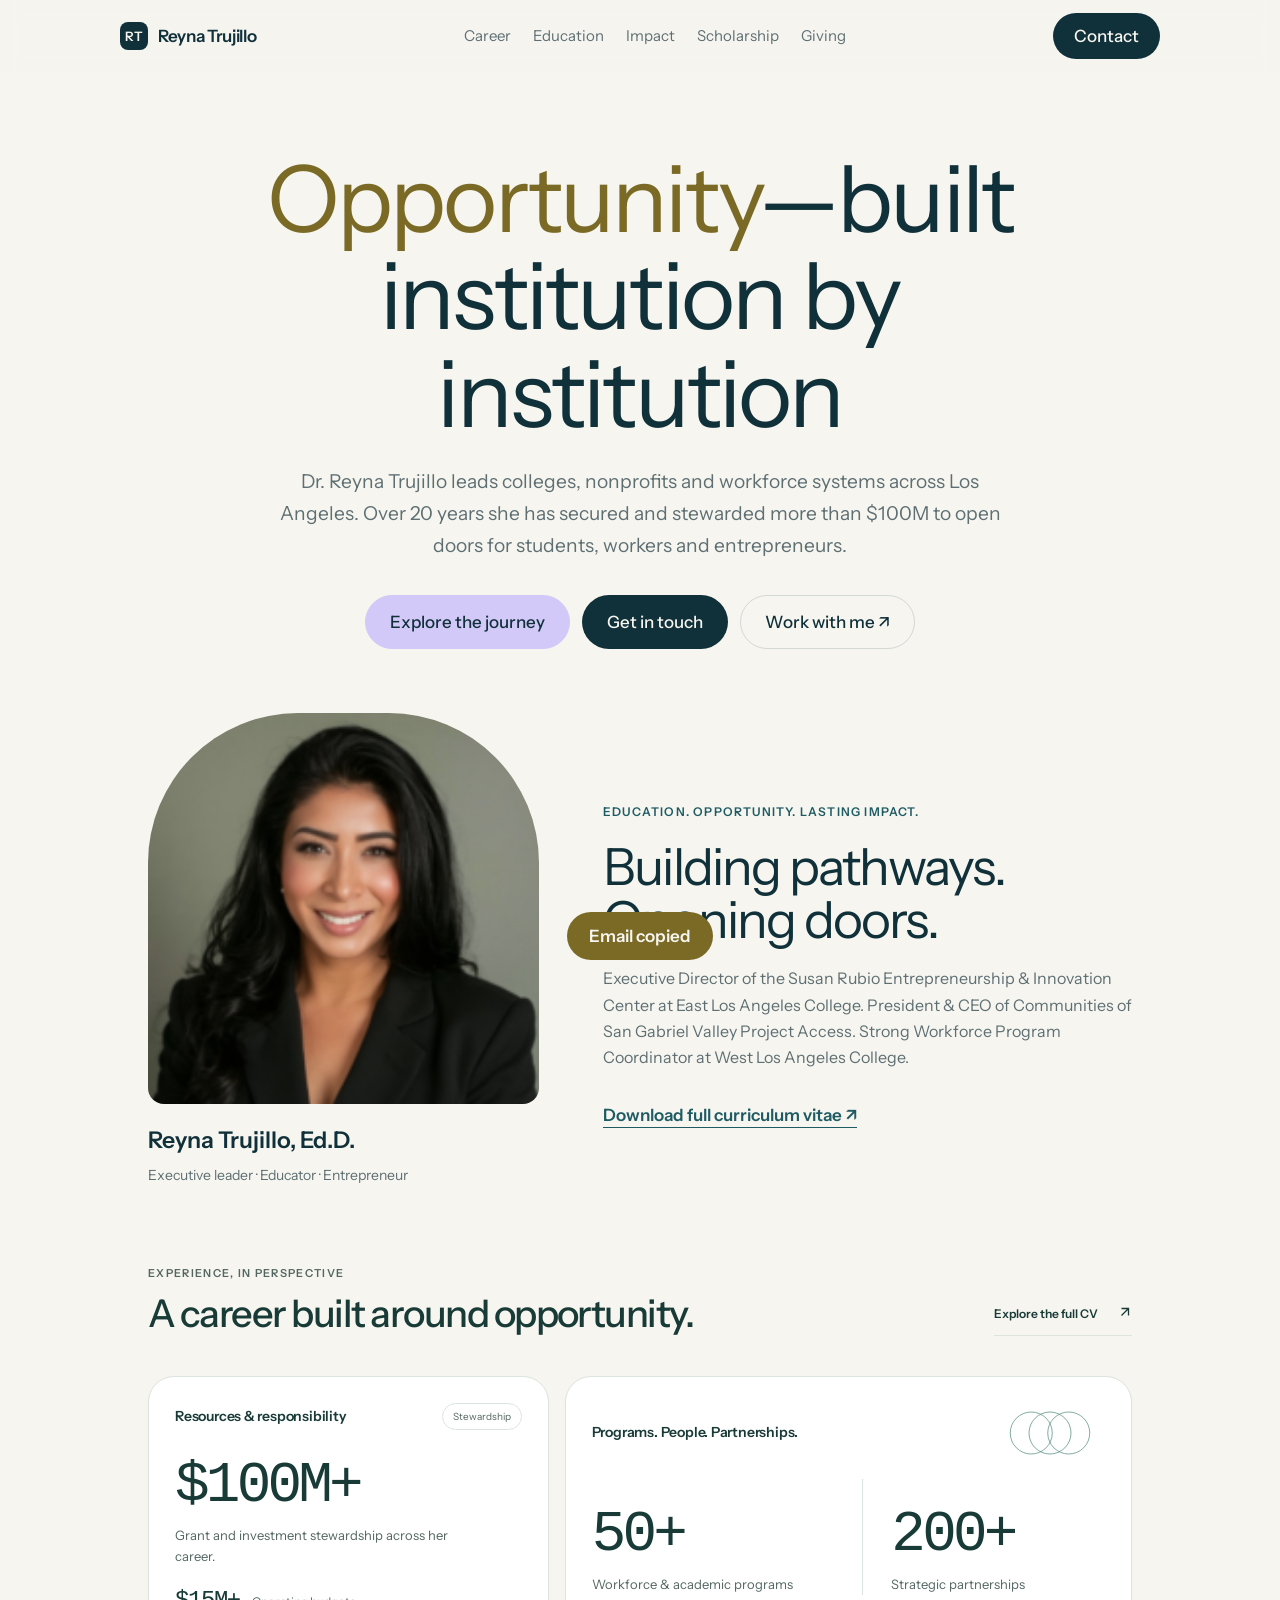
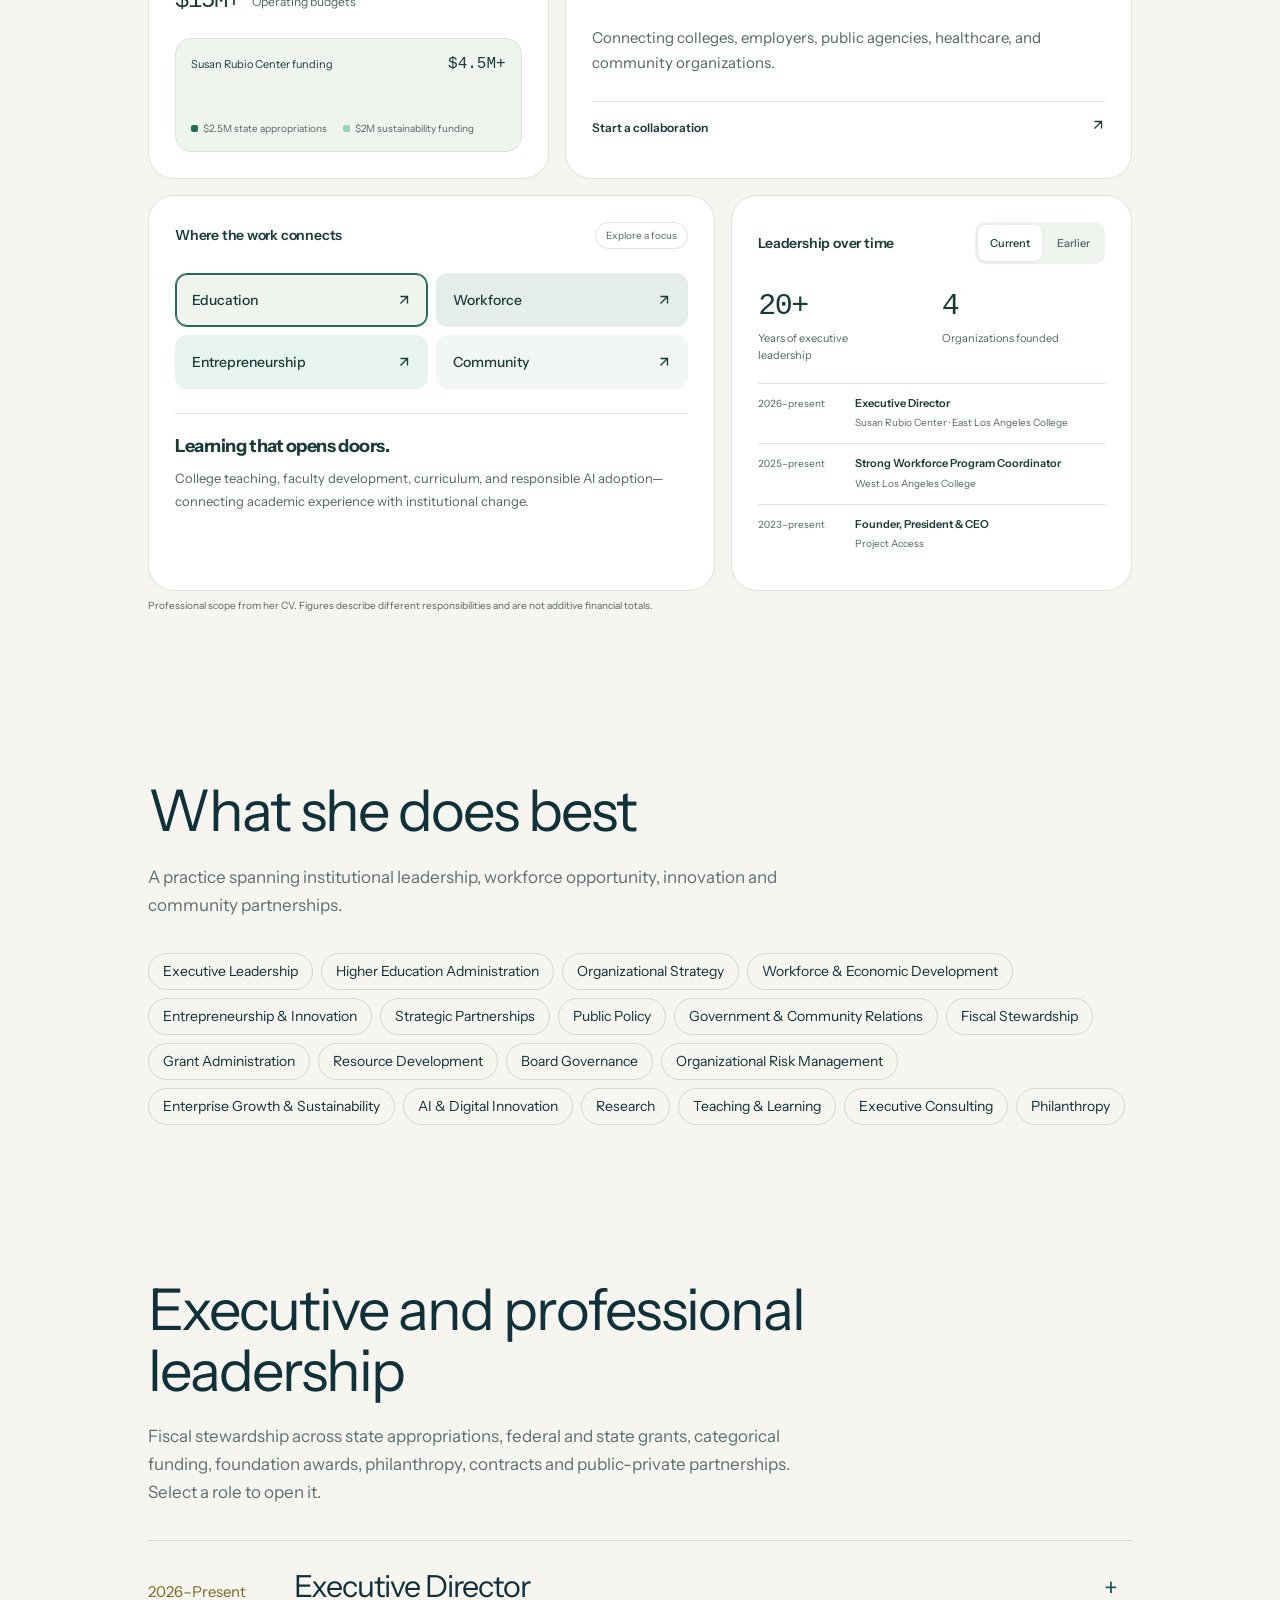
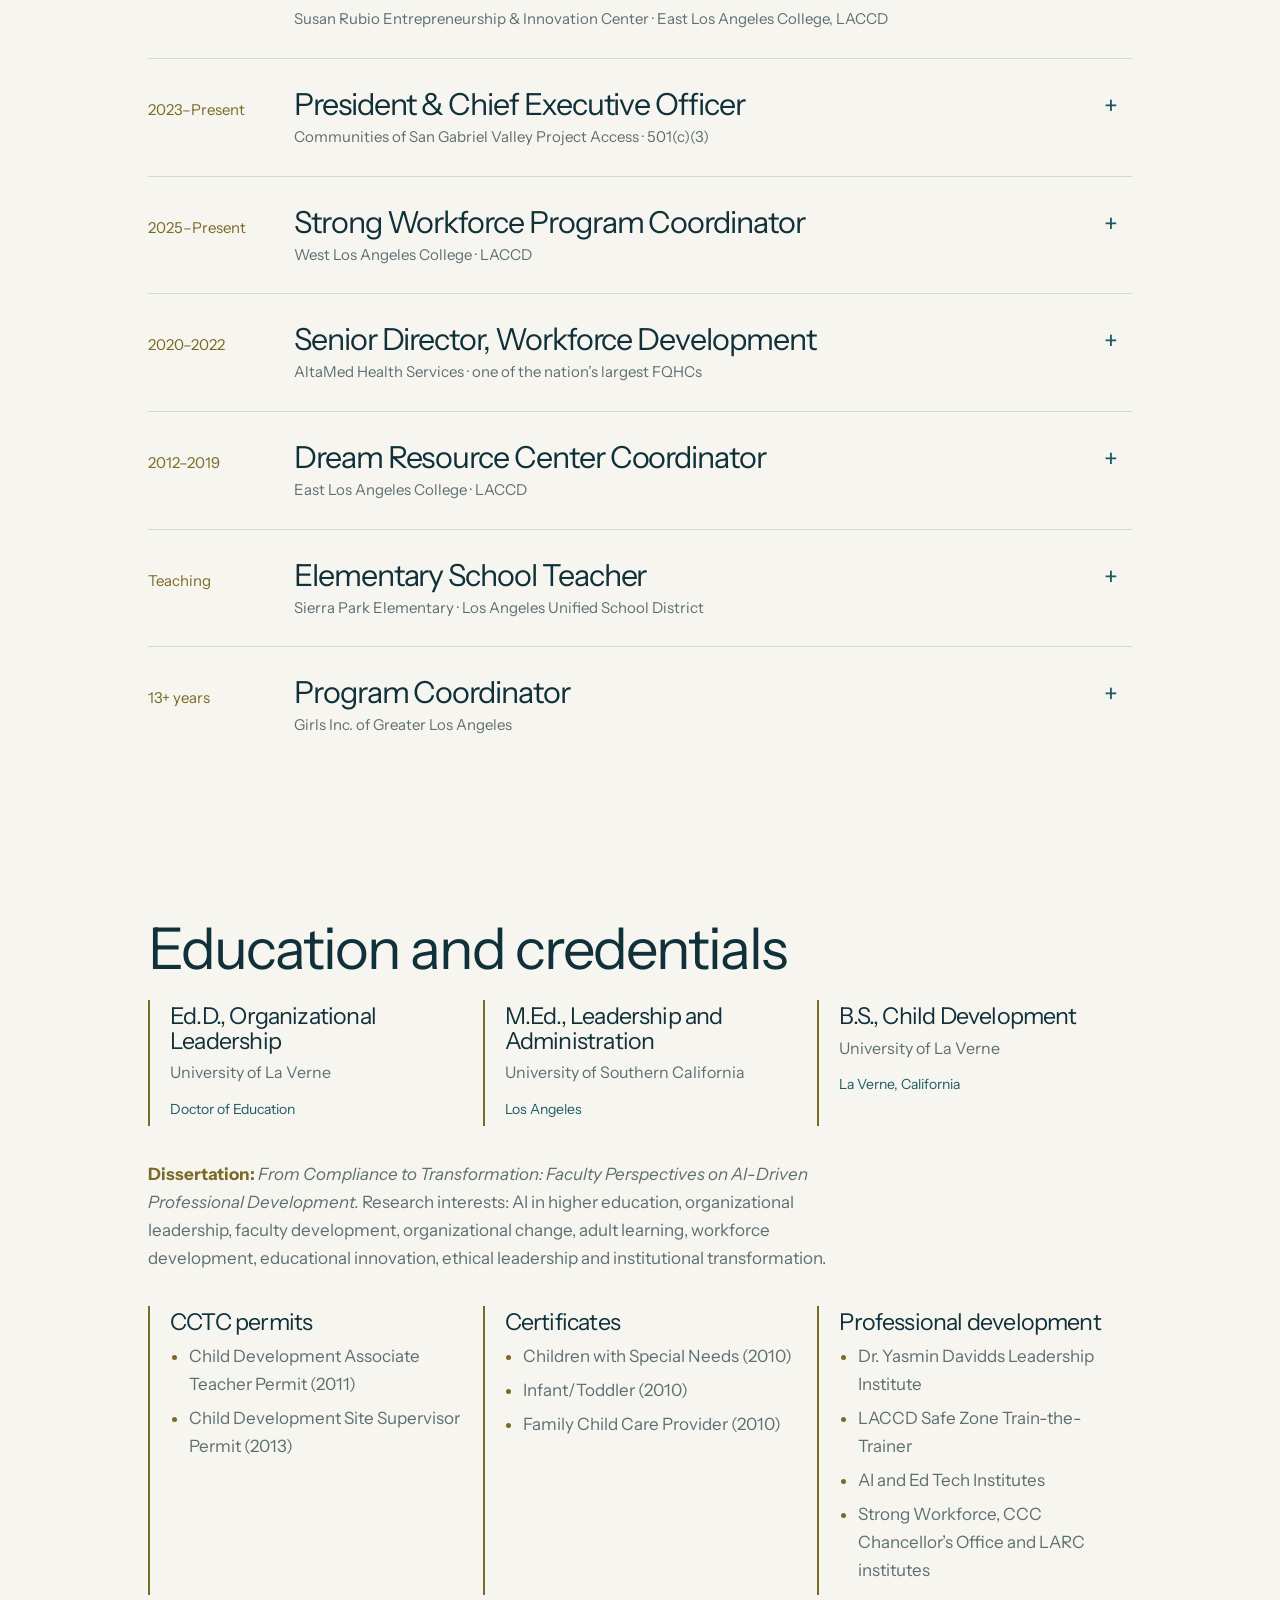
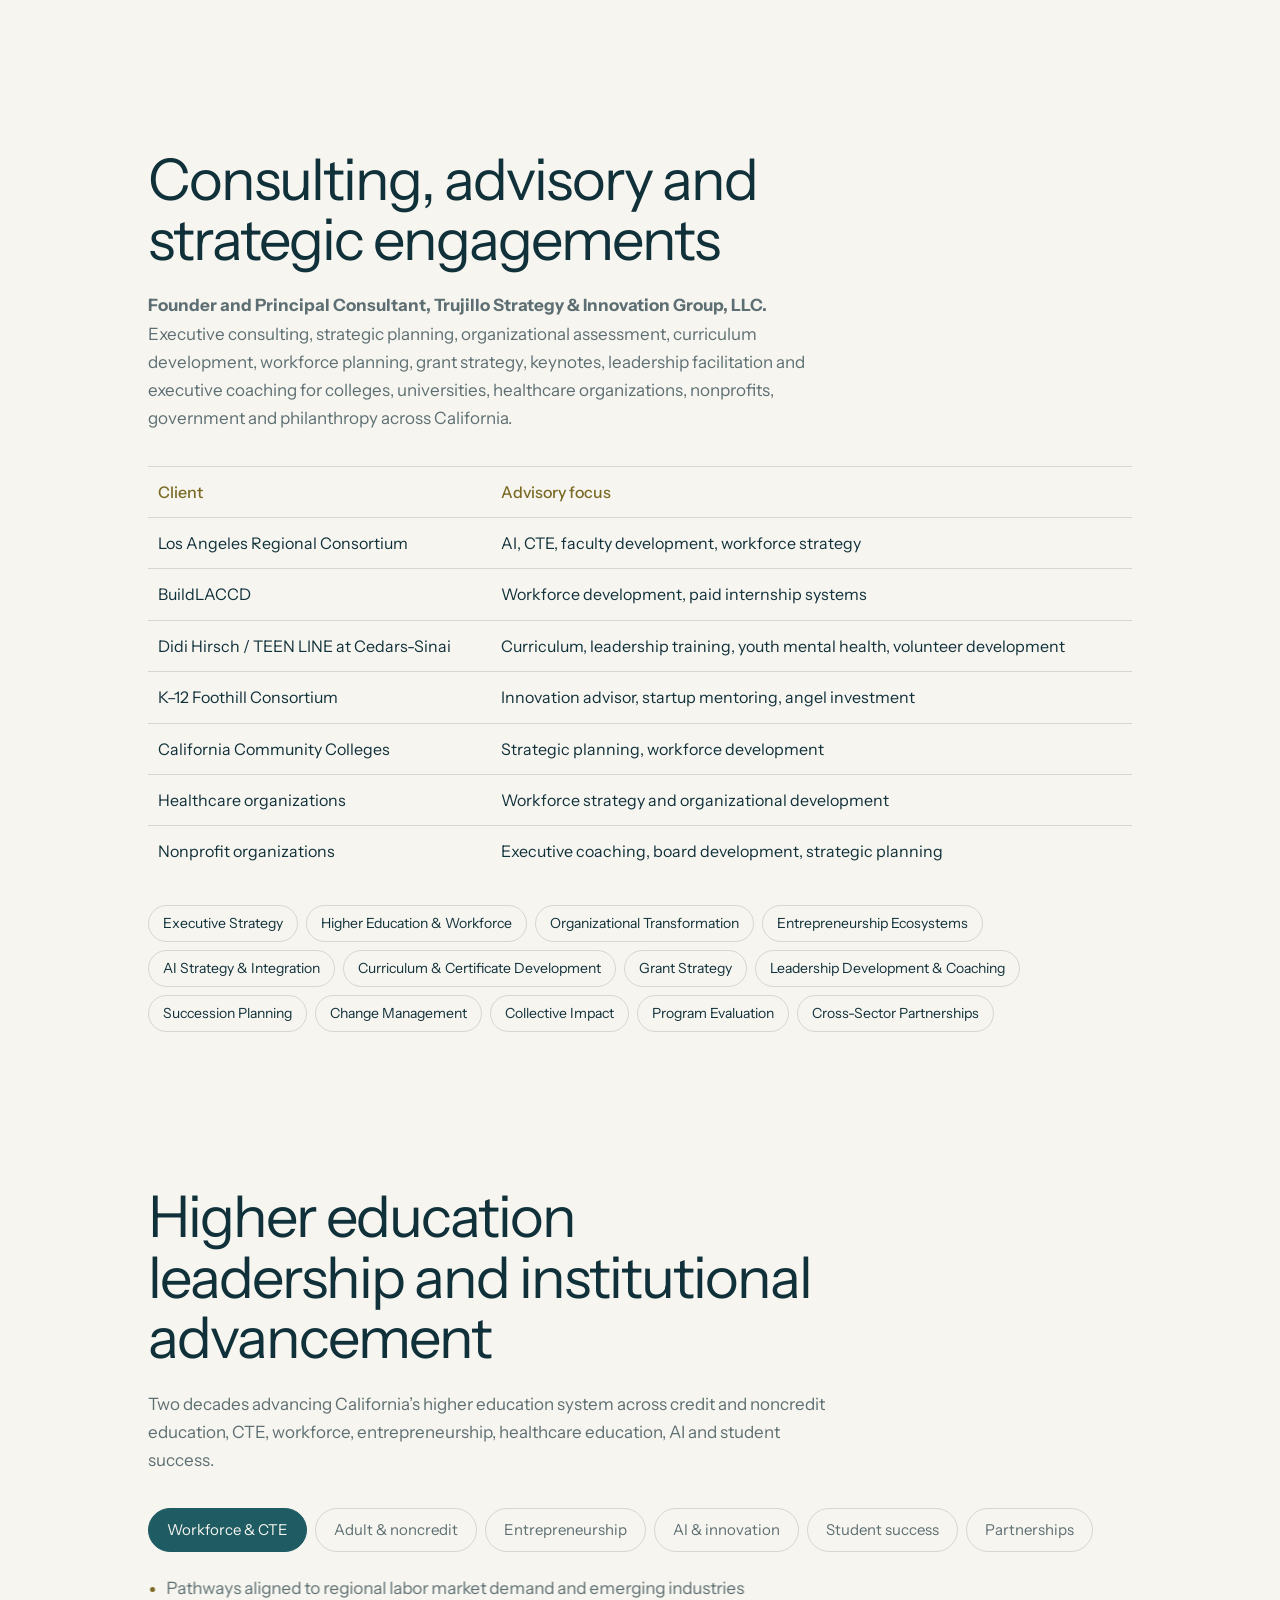
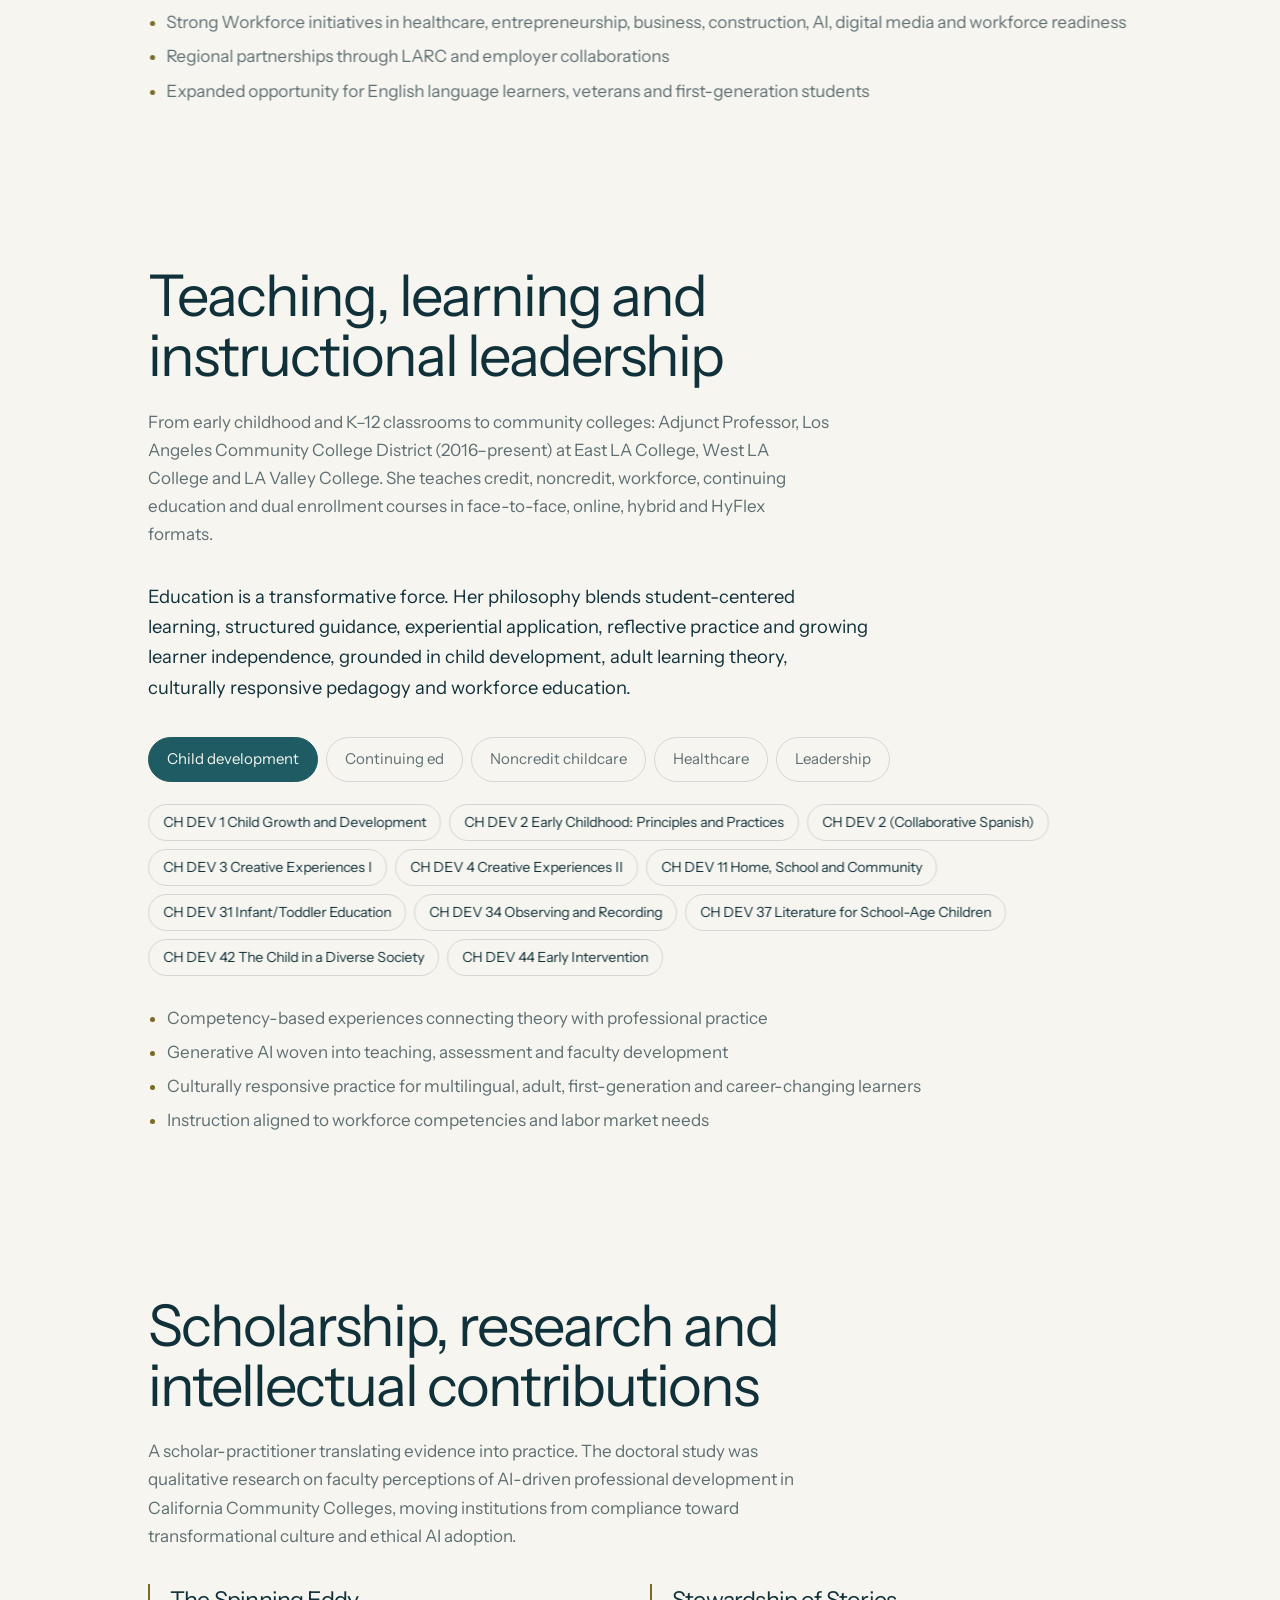
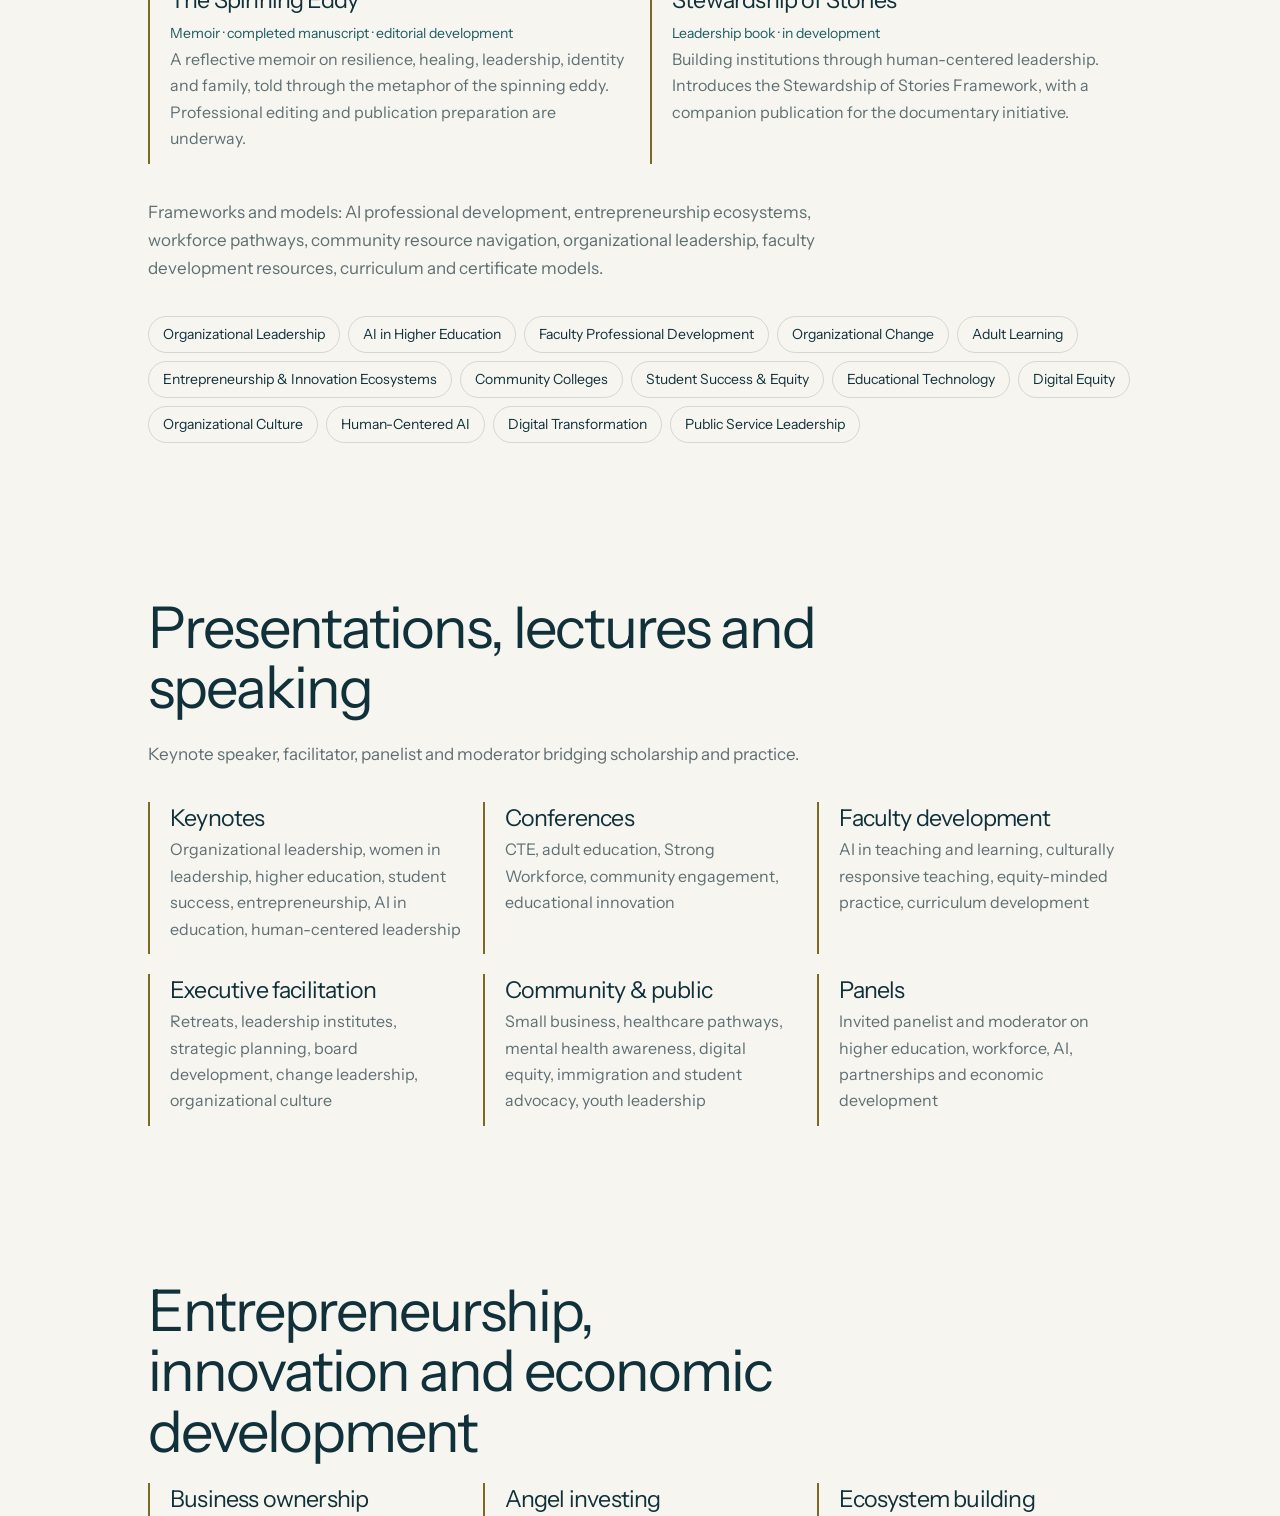
<file: index.html>
<!doctype html>
<html lang="en"><head><meta charset="utf-8"><meta name="viewport" content="width=device-width,initial-scale=1"><title>Dr. Reyna Trujillo</title><meta http-equiv="refresh" content="0;url=./Dr_Reyna_Trujillo_Standalone_Website/"></head><body><p><a href="./Dr_Reyna_Trujillo_Standalone_Website/">Visit Dr. Reyna Trujillo’s website</a></p></body></html>
</file>
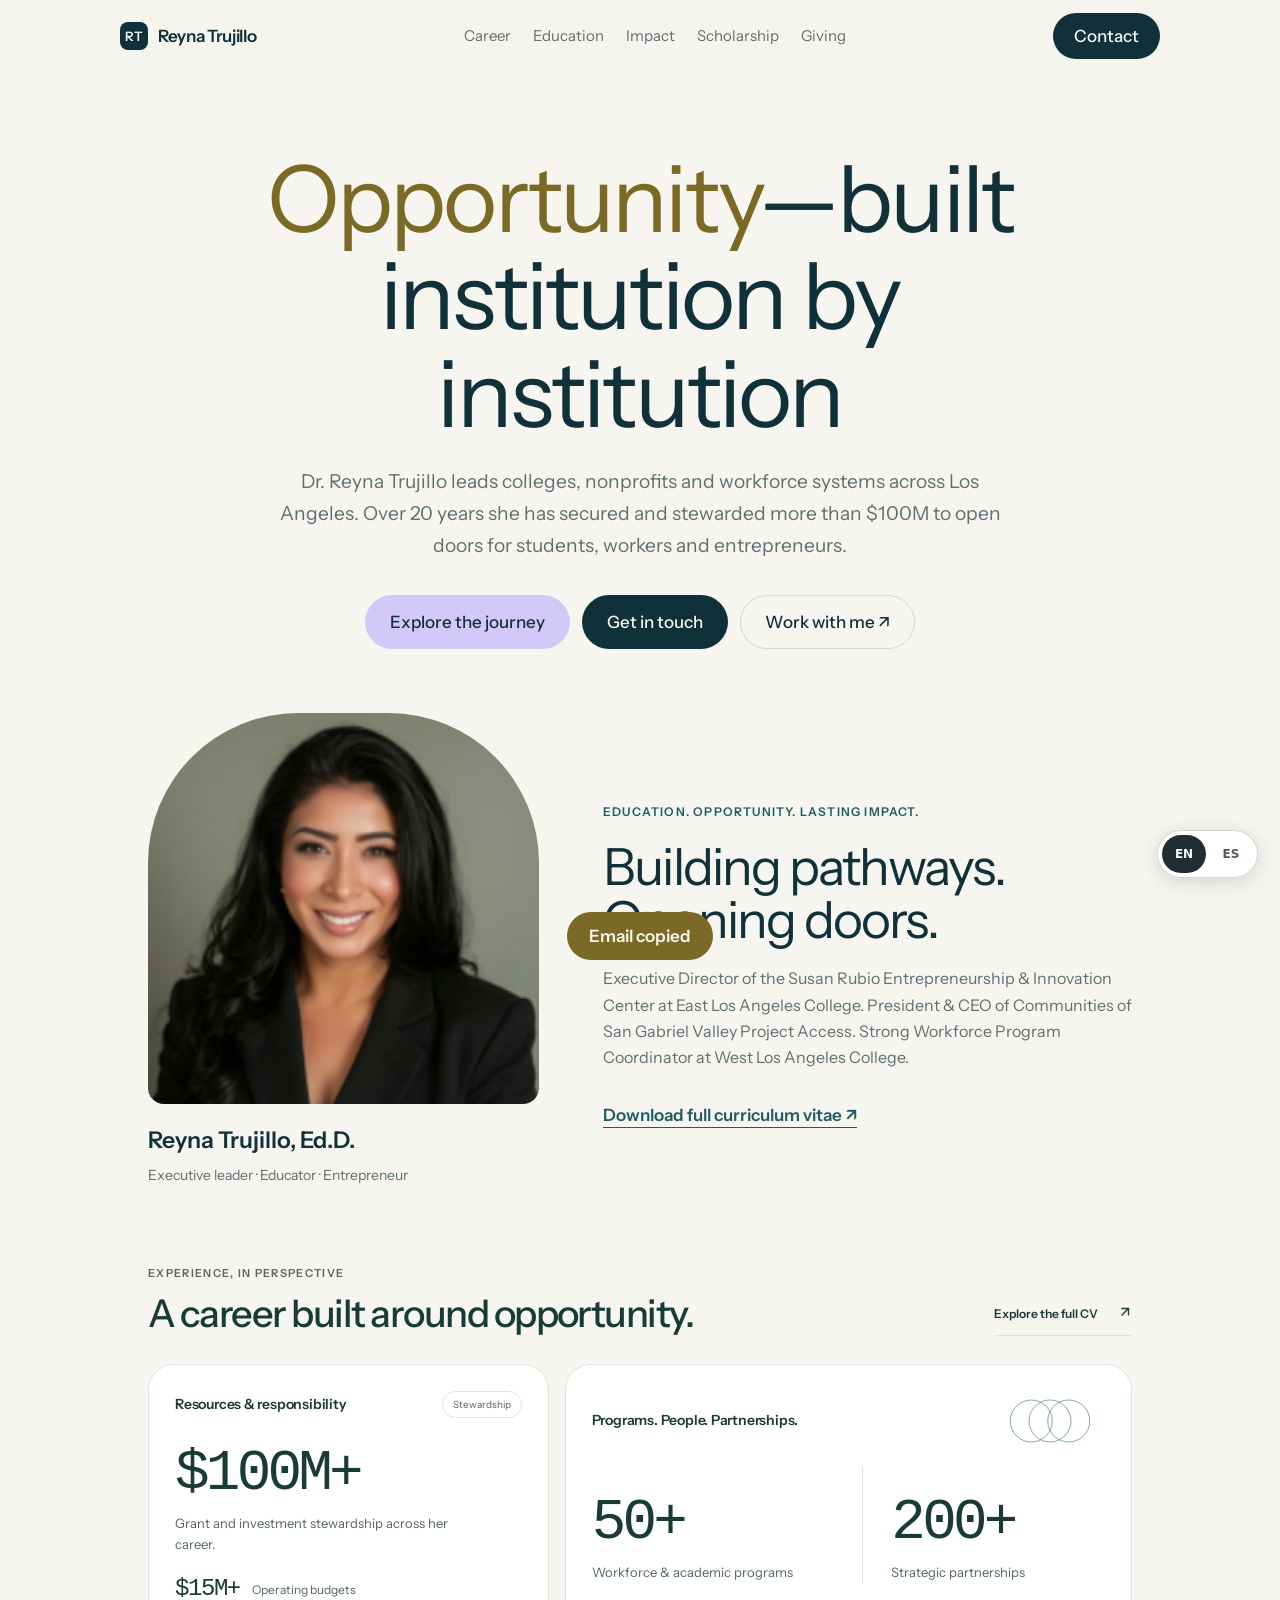
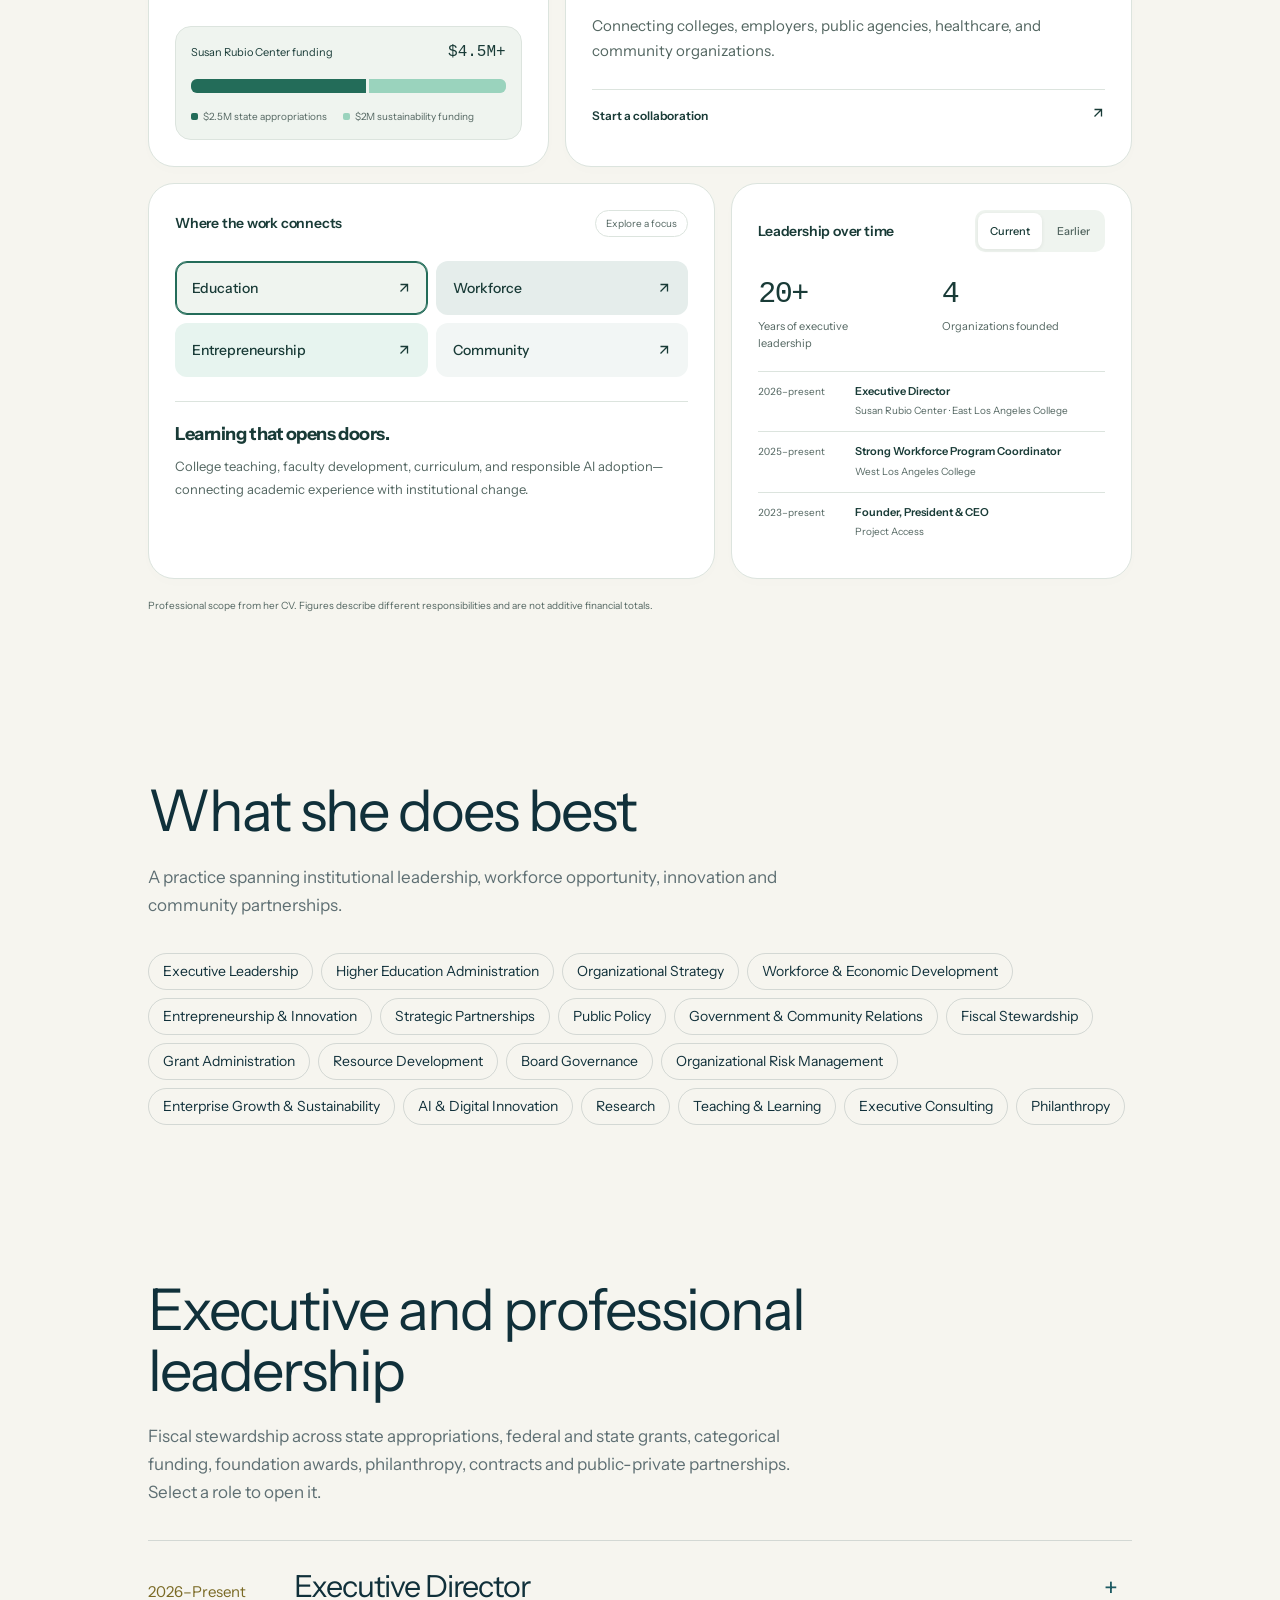
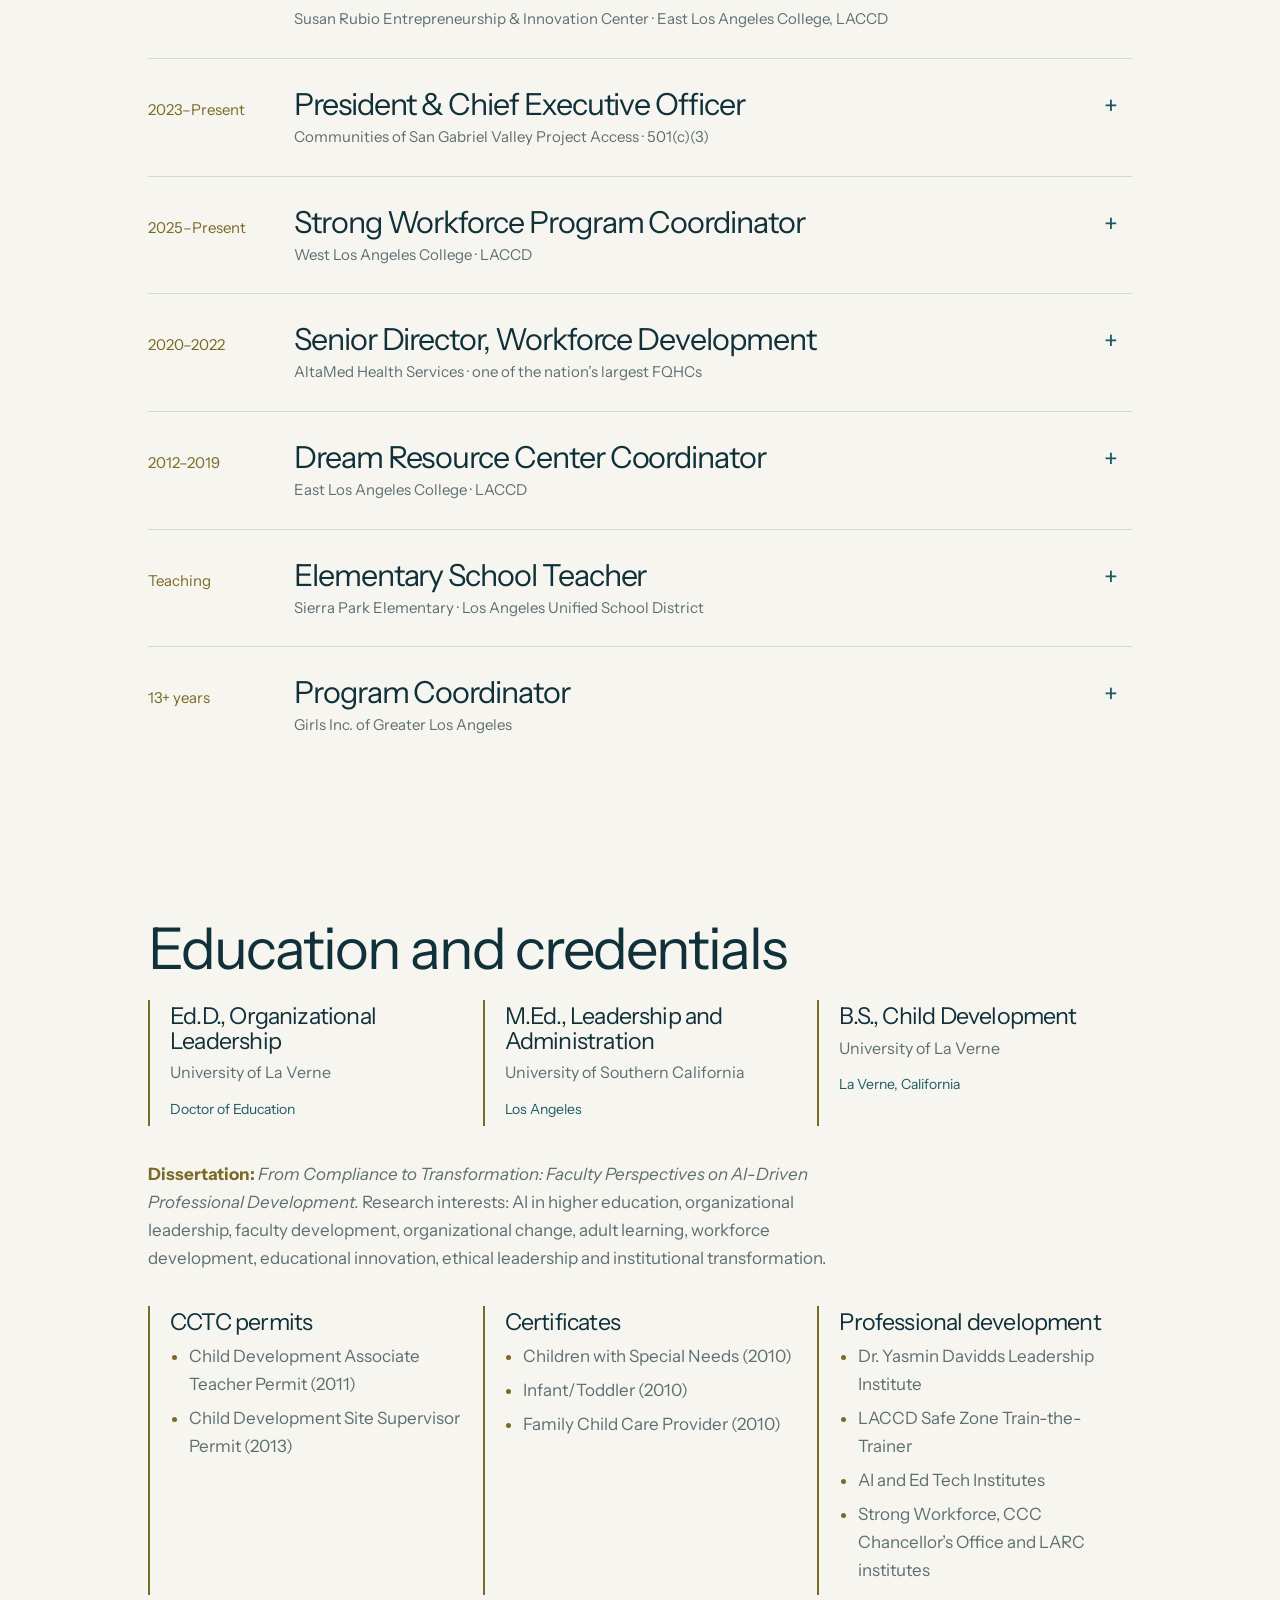
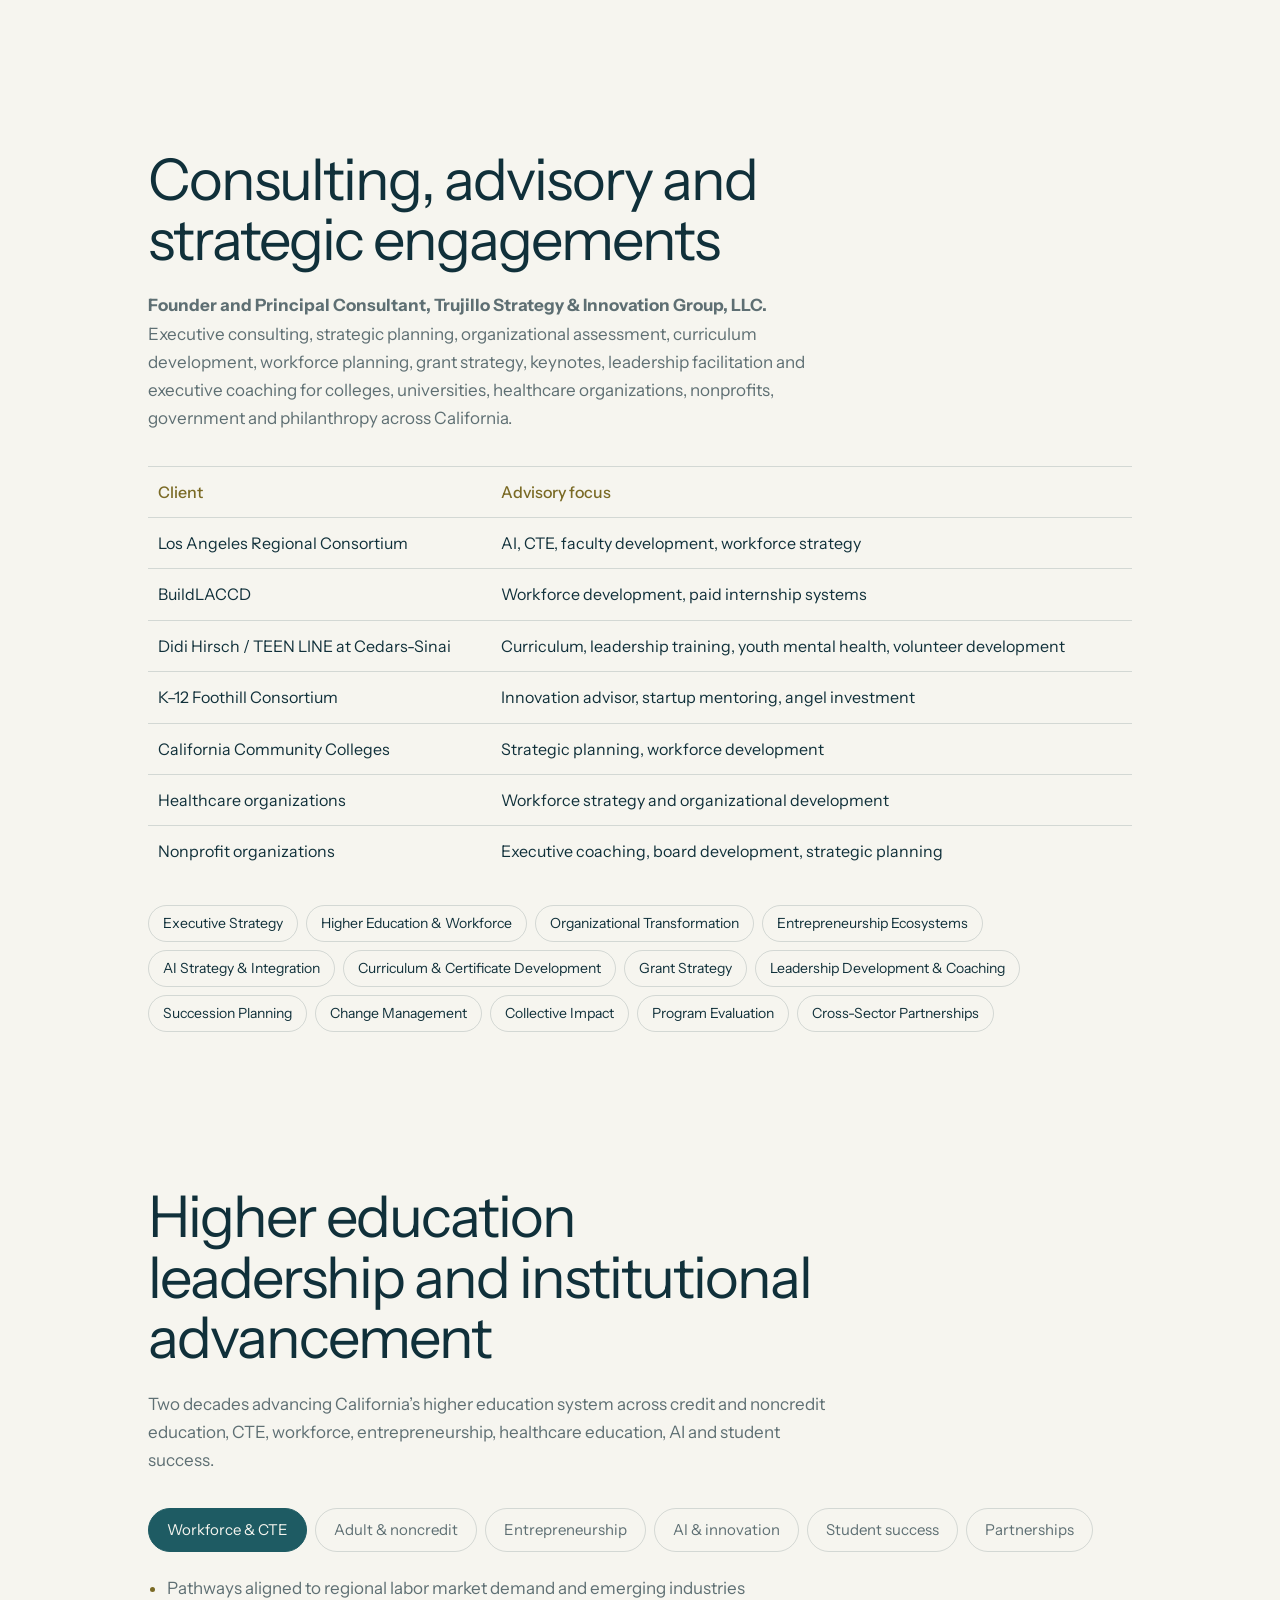
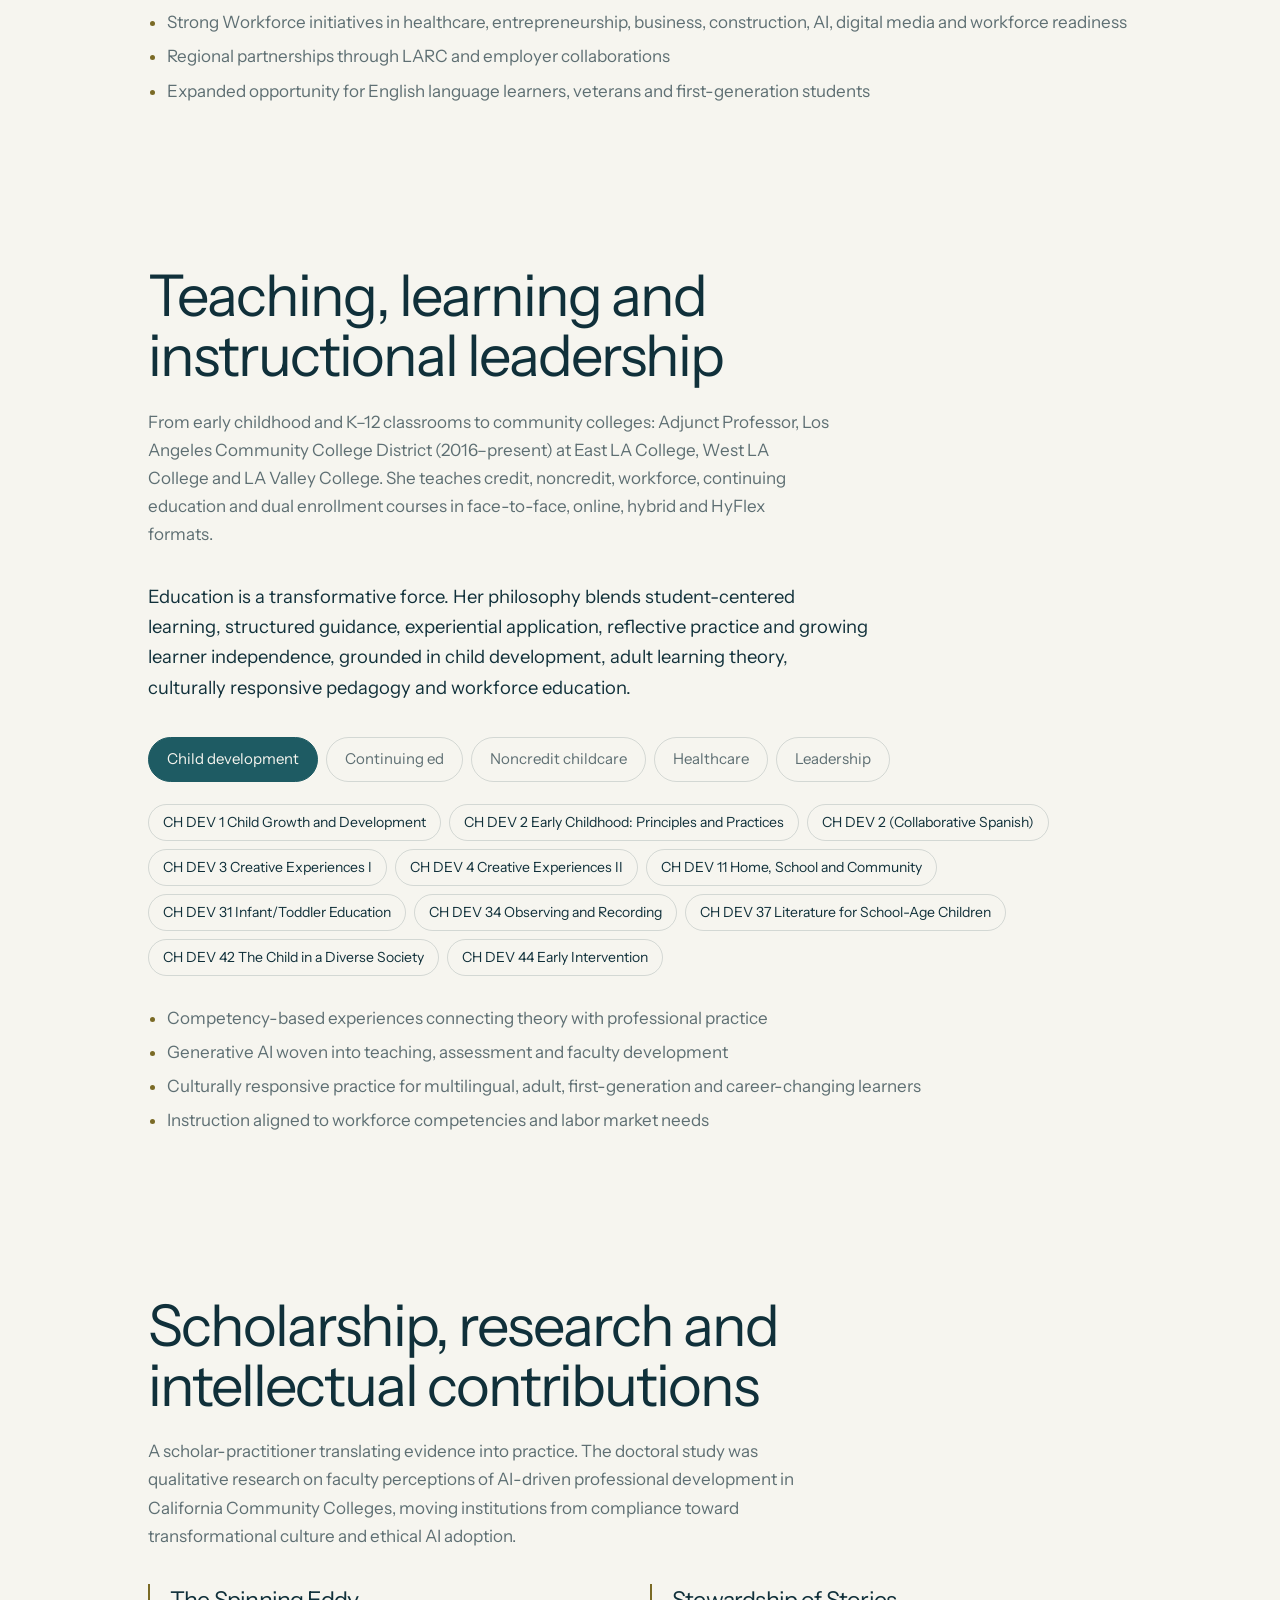
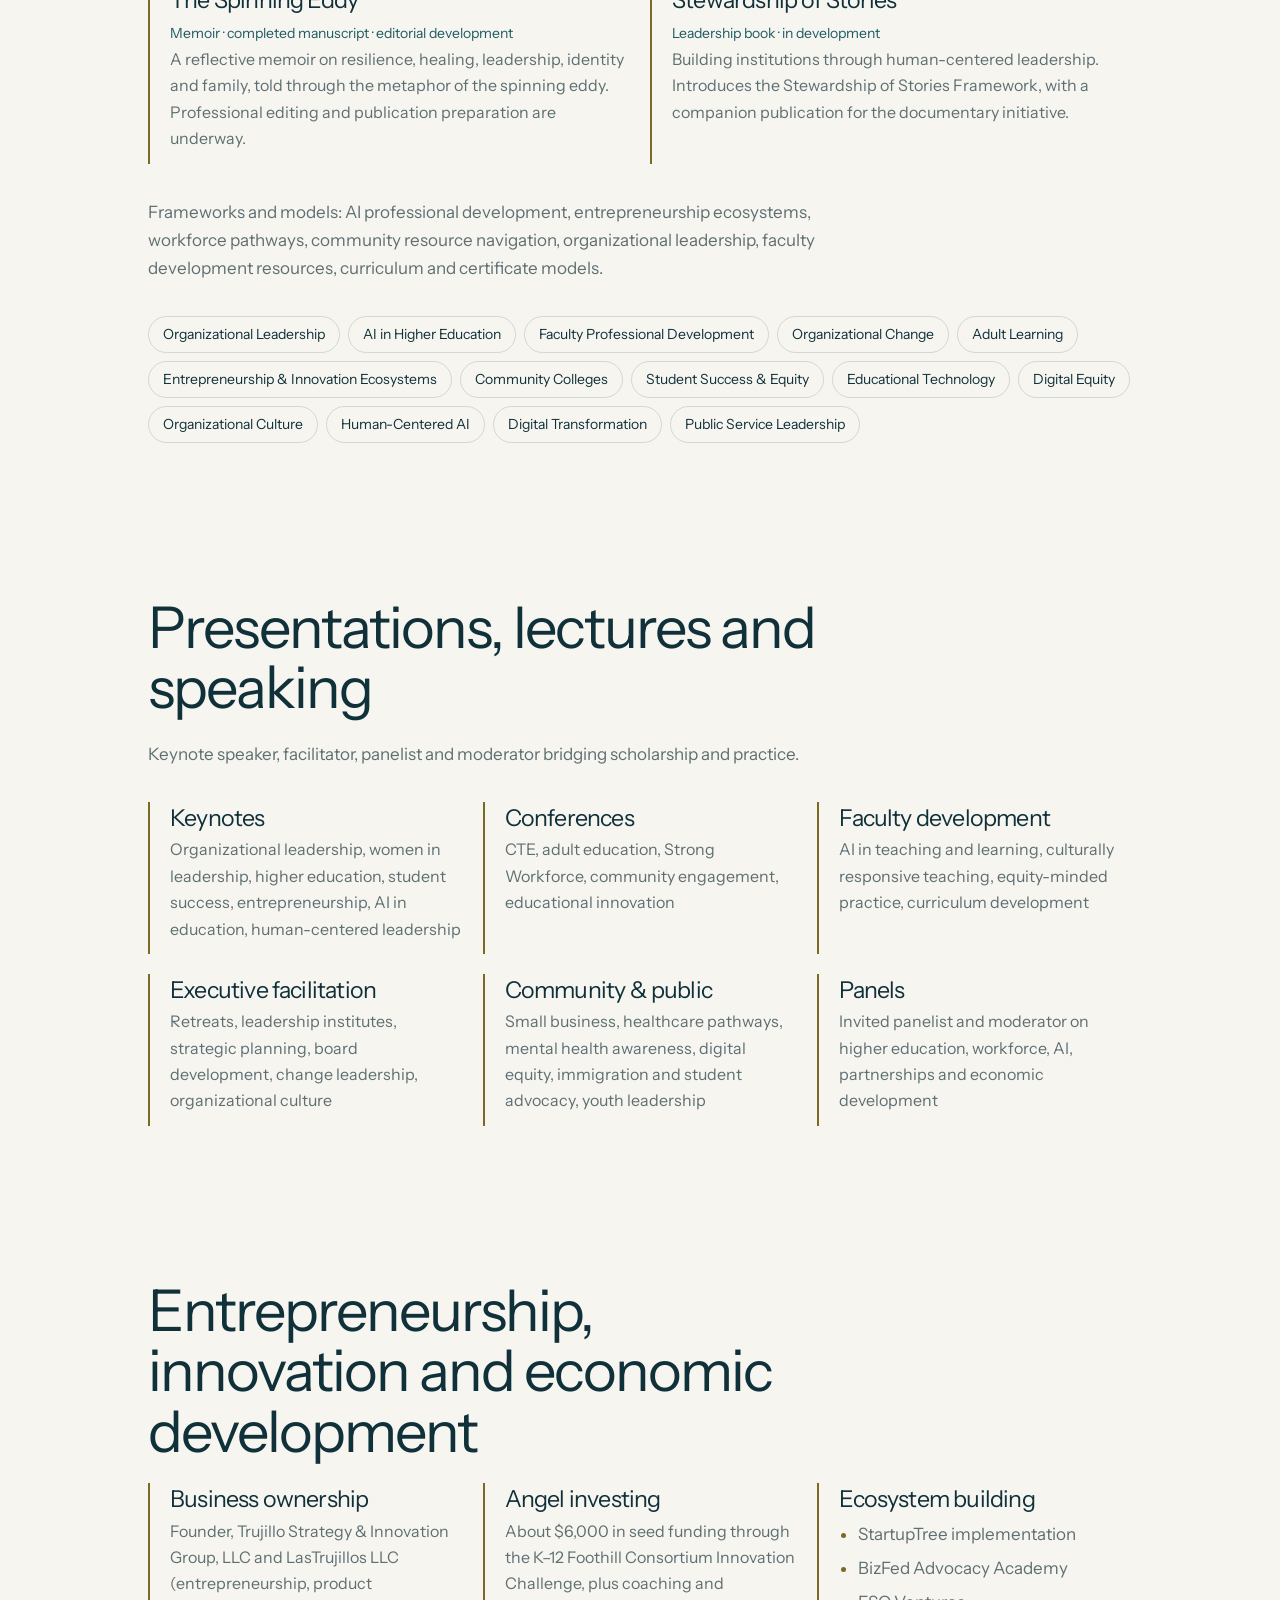
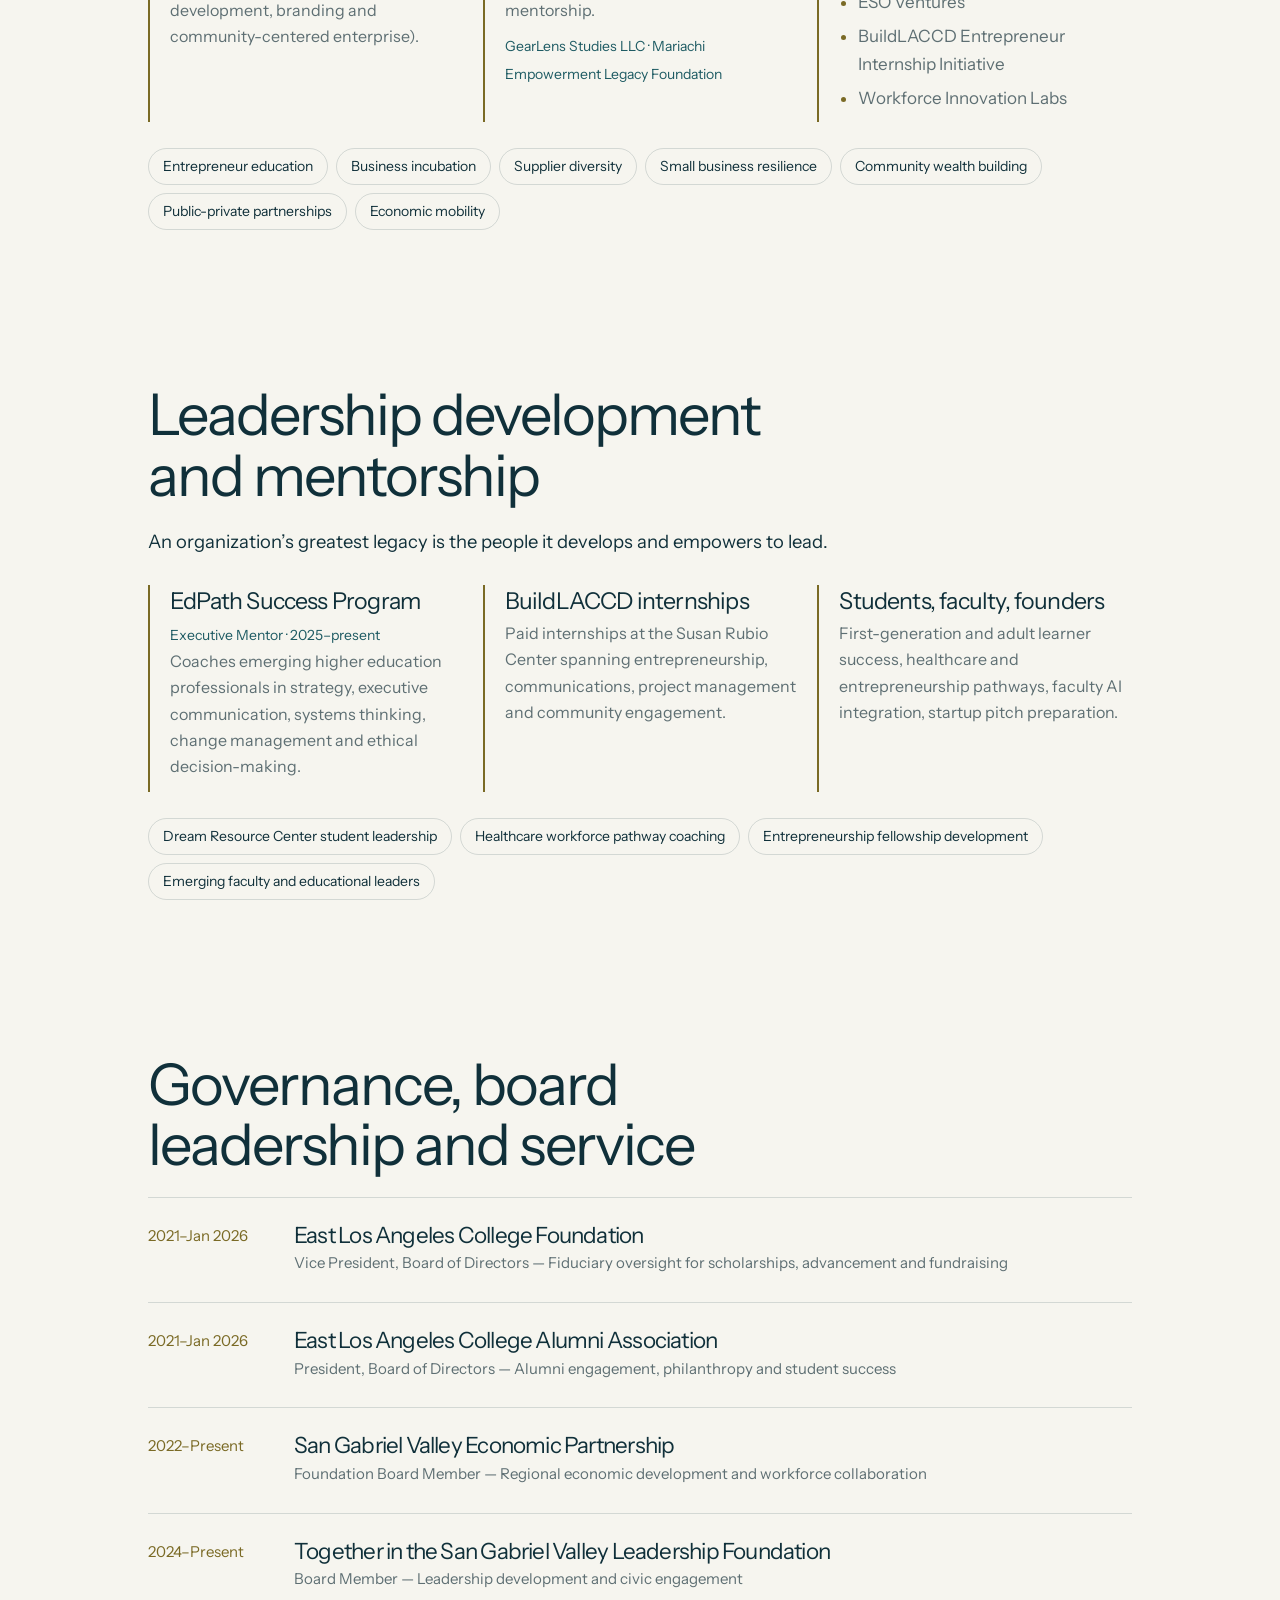
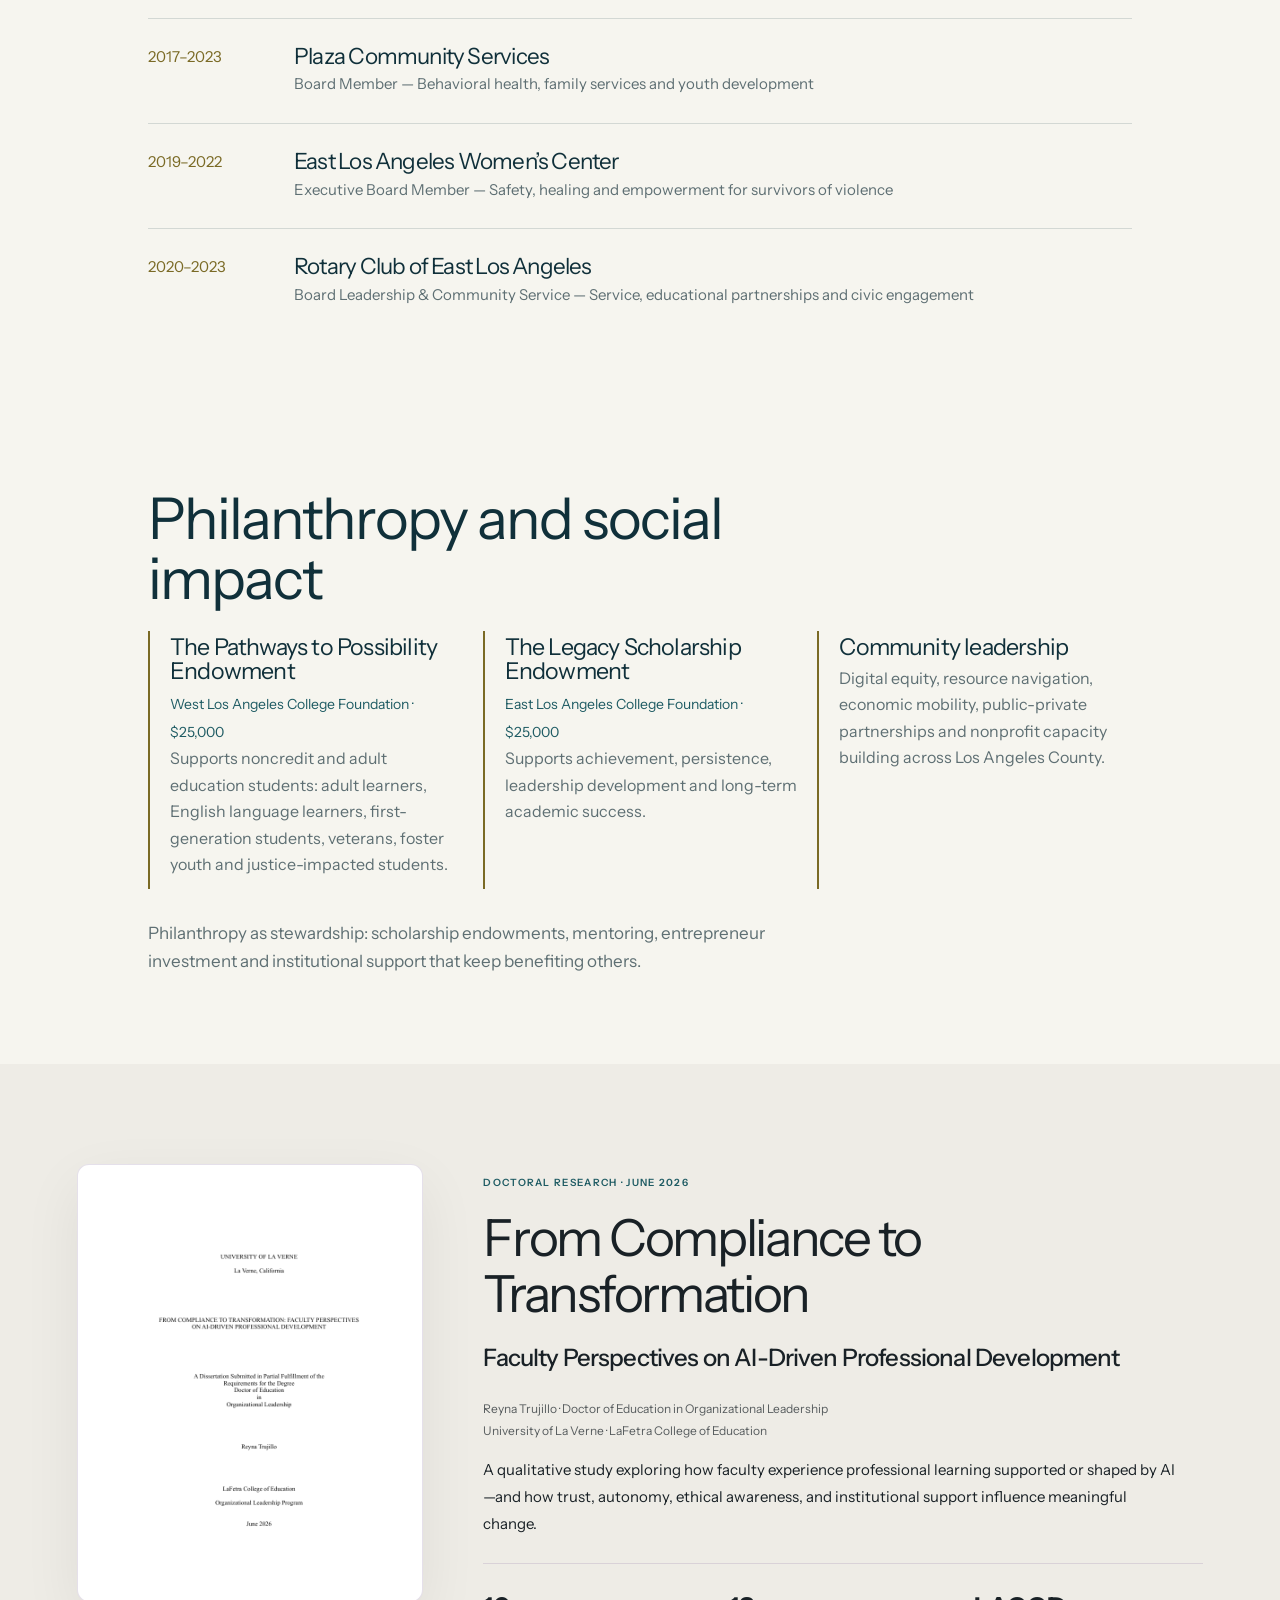
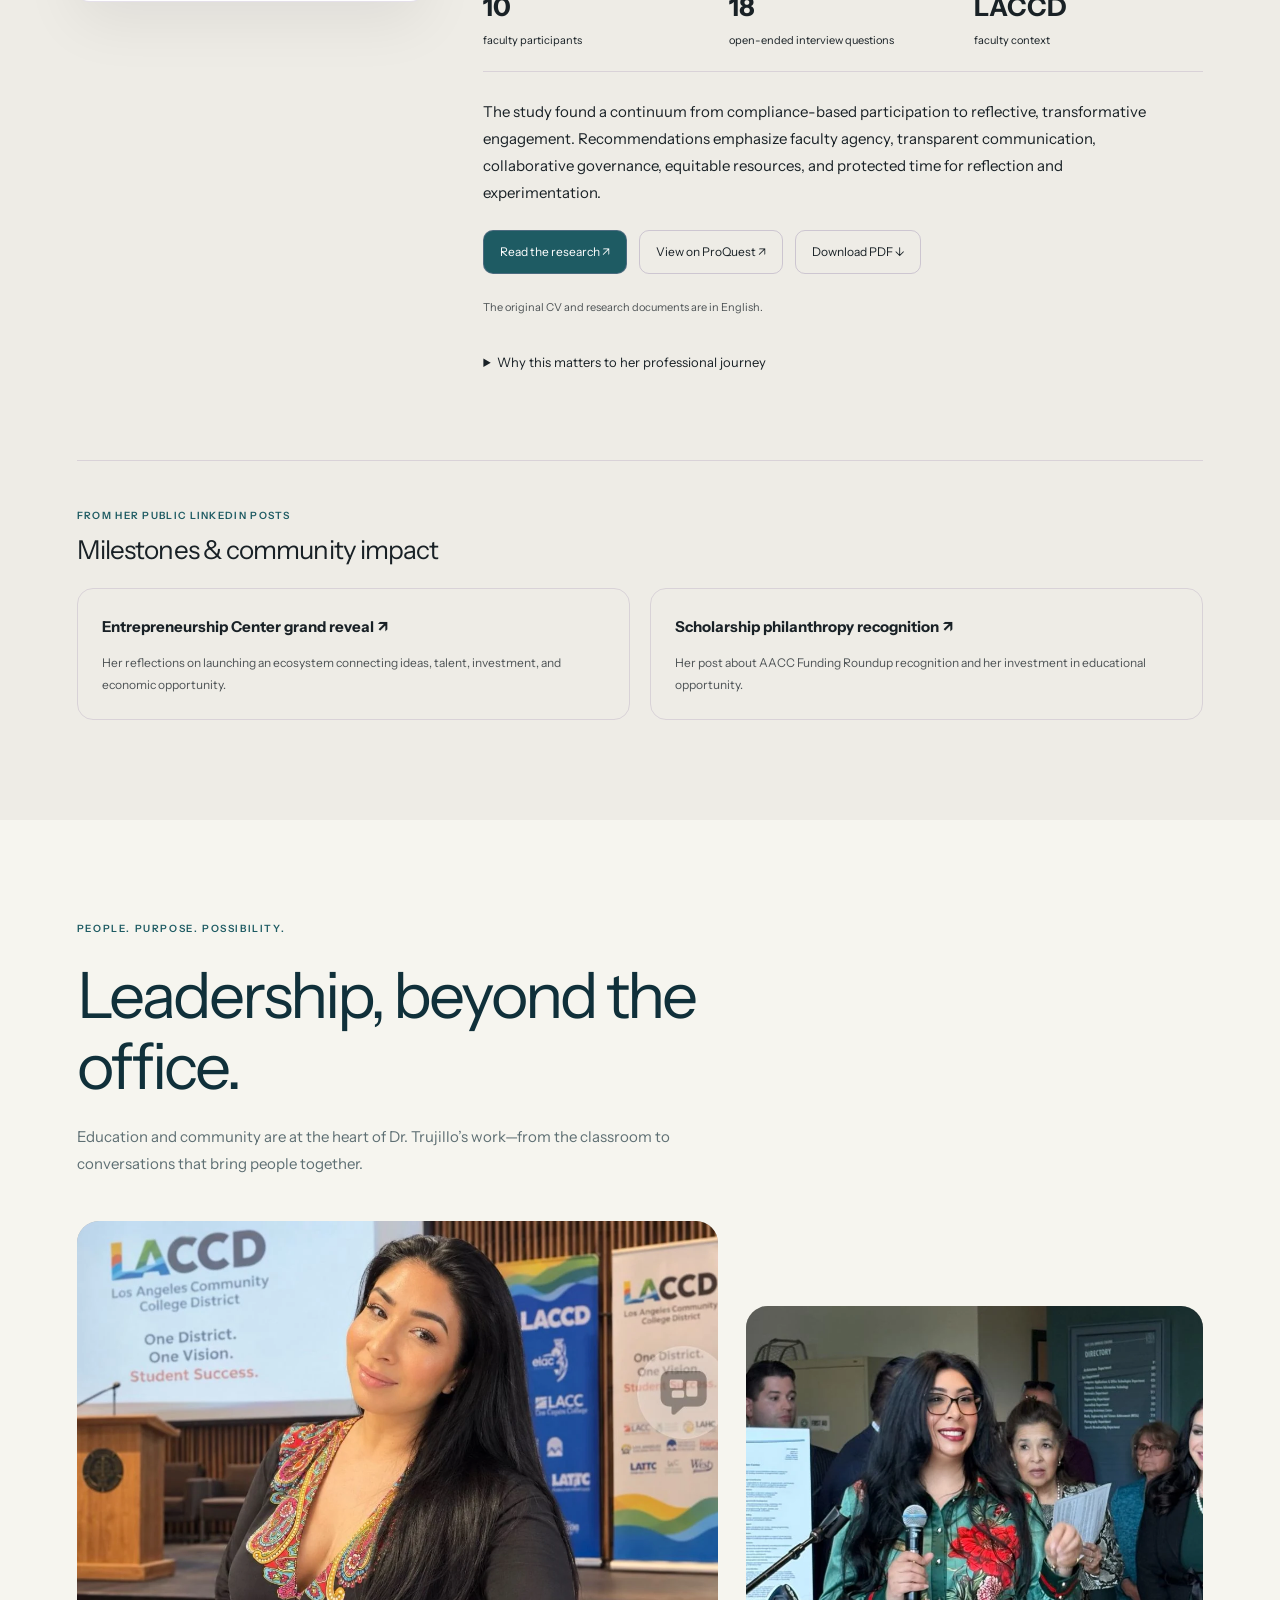
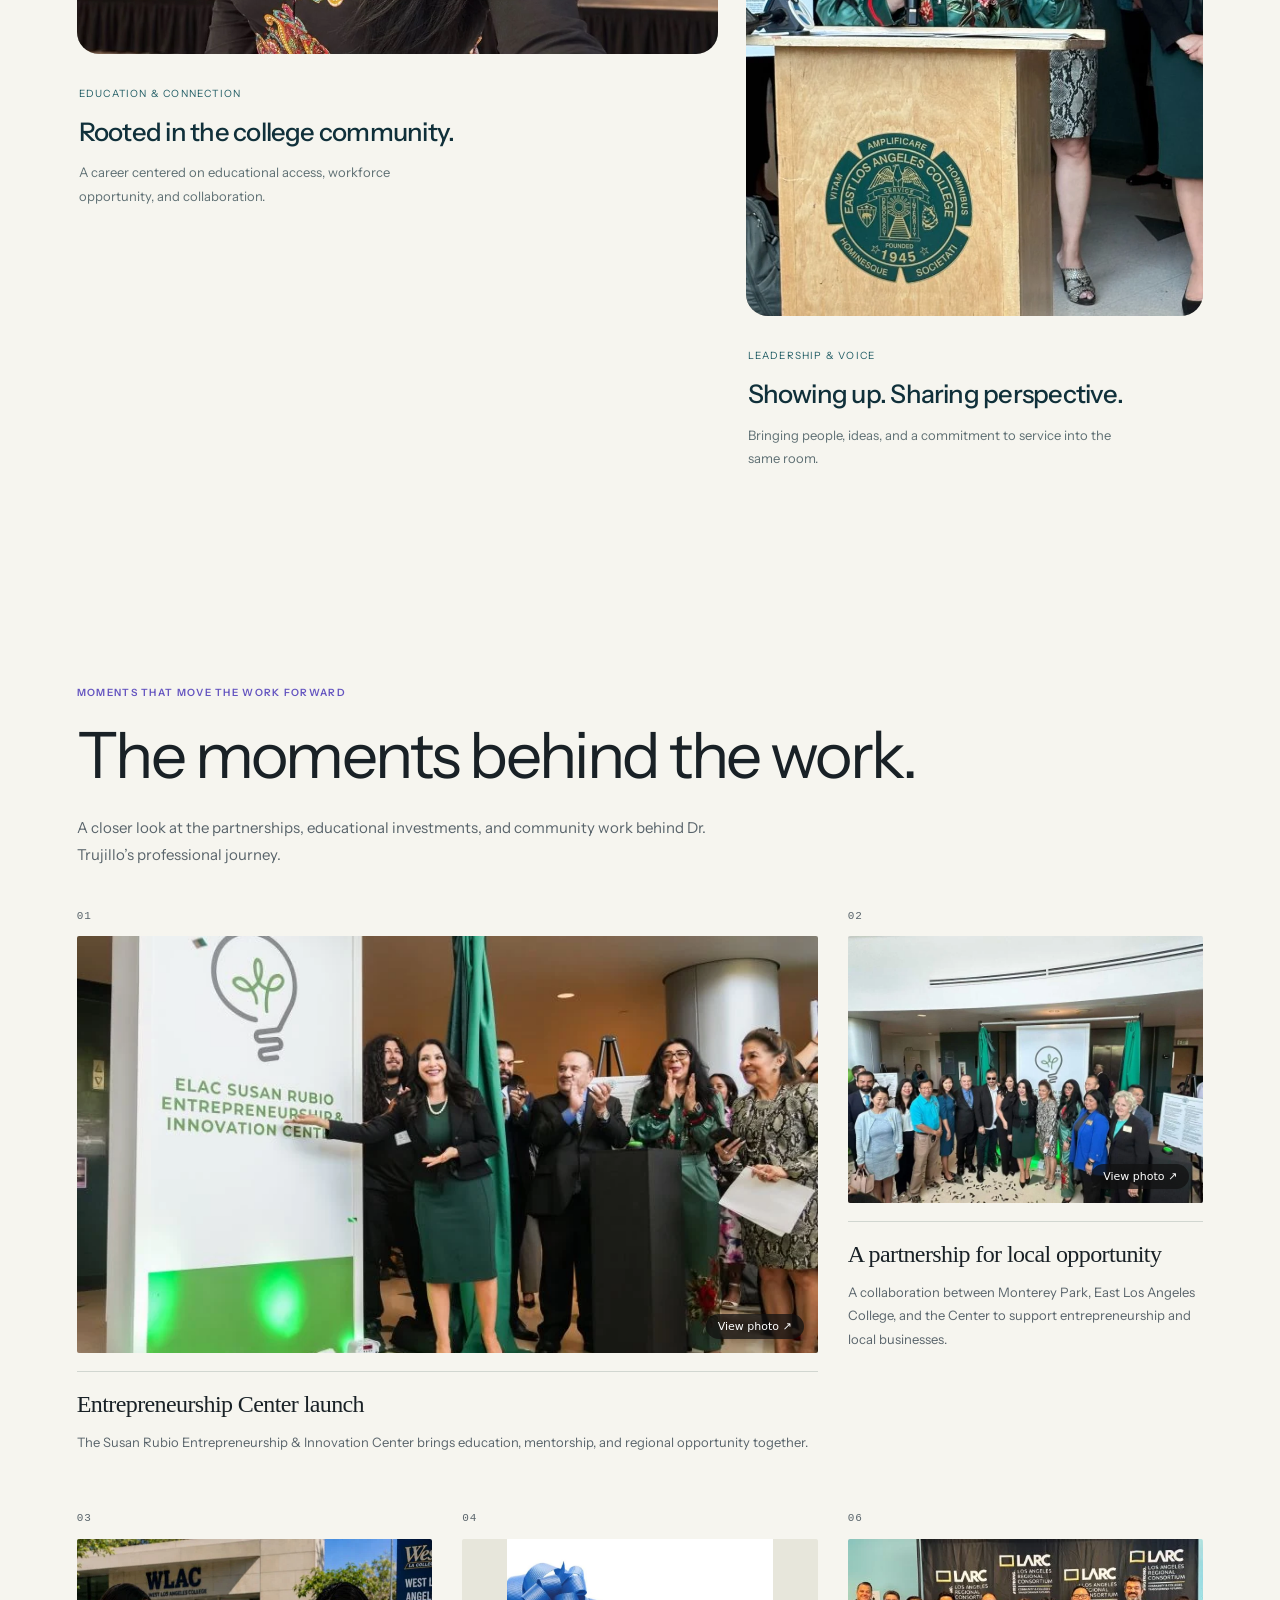
<file: Dr_Reyna_Trujillo_Standalone_Website/index.html>
<!DOCTYPE html>
<html lang="en"><head><meta charset="utf-8">
<meta name="viewport" content="width=device-width, initial-scale=1, viewport-fit=cover">
<title>Reyna Trujillo, Ed.D. — Executive Leader in Education, Workforce & Entrepreneurship</title>
<meta name="description" content="Meet Dr. Reyna Trujillo: executive leader in education, workforce development, entrepreneurship and community impact. Explore her career, research, teaching and philanthropy.">
<link rel="stylesheet" href="https://fonts.googleapis.com/css2?family=Instrument+Sans:wght@400;500;600&display=swap">
<style>
:root{--ink:#F6F5EF;--bone:#10303A;--mute:#5E6F73;--gold:#7A6A25;--teal:#1E5B63;--rose:#B9A8F2;--lav:#D3C9F8;--line:rgba(16,48,58,.15);--serif:'Instrument Sans',system-ui,sans-serif;--sans:'Instrument Sans',system-ui,sans-serif;box-sizing:border-box;padding-top:env(safe-area-inset-top,0px);padding-bottom:env(safe-area-inset-bottom,0px)}
*,*::before,*::after{box-sizing:inherit}html{scroll-behavior:smooth;scroll-padding-top:70px}
body{margin:0;background:var(--ink);color:var(--bone);font:400 17px/1.65 var(--sans);overflow-x:hidden}
a{color:inherit}h1,h2,h3{font-family:var(--serif);font-weight:400;line-height:1.05;margin:0;letter-spacing:-.035em}
:focus-visible{outline:2px solid var(--gold);outline-offset:3px}
#sun{position:fixed;left:50%;bottom:-40vmin;width:90vmin;height:90vmin;margin-left:-45vmin;border-radius:50%;background:radial-gradient(circle,rgba(242,181,68,.55),rgba(229,139,160,.25) 45%,transparent 70%);filter:blur(30px);pointer-events:none;z-index:0;transform:translateY(0)}
#spot{position:fixed;inset:0;pointer-events:none;z-index:1;background:radial-gradient(500px circle at var(--x,50%) var(--y,30%),rgba(108,195,207,.09),transparent 60%)}
#bar{position:fixed;top:0;left:0;height:3px;width:0;background:linear-gradient(90deg,var(--teal),var(--gold),var(--rose));z-index:50}
nav{position:fixed;right:18px;top:50%;transform:translateY(-50%);z-index:40;display:flex;flex-direction:column;gap:10px}
nav a{width:11px;height:11px;border-radius:50%;border:1.5px solid var(--mute);position:relative;transition:.25s}
nav a.on{background:var(--gold);border-color:var(--gold);transform:scale(1.35)}
nav a span{position:absolute;right:20px;top:50%;transform:translateY(-50%);white-space:nowrap;font-size:13px;background:var(--ink);padding:3px 10px;border-radius:99px;opacity:0;pointer-events:none;transition:.2s}
nav a:hover span,nav a:focus-visible span{opacity:1}
main{position:relative;z-index:2}
section{max-width:1040px;margin:0 auto;padding:16vh 28px 6vh}
.hero{min-height:100vh;display:flex;flex-direction:column;justify-content:center;padding-top:10vh}
.hero h1{font-size:clamp(3rem,10vw,8rem);letter-spacing:-.03em}
.hero h1 .l{display:inline-block;opacity:0;transform:translateY(60px) rotate(4deg);animation:rise .9s cubic-bezier(.2,.8,.2,1) forwards}
@keyframes rise{to{opacity:1;transform:none}}
.hero .sub{font-family:var(--serif);font-style:italic;font-size:clamp(1.2rem,2.6vw,1.9rem);color:var(--gold);margin:18px 0 28px;max-width:30ch}
.hero p{max-width:60ch;color:var(--mute)}
.stats{display:grid;grid-template-columns:repeat(auto-fit,minmax(150px,1fr));gap:22px;margin-top:48px}
.stat b{display:block;font:300 clamp(2rem,4.5vw,3.2rem)/1 var(--serif);color:var(--bone)}.stat small{color:var(--mute);font-size:14px;line-height:1.3;display:block;margin-top:6px}
.btns{display:flex;flex-wrap:wrap;gap:12px;margin-top:34px}
.btn{display:inline-block;padding:12px 24px;border-radius:99px;border:1px solid var(--line);text-decoration:none;font-weight:500;transition:background .25s,color .25s,border-color .25s;background:none;color:inherit;font-family:inherit;font-size:inherit;cursor:pointer}
.btn:hover{background:var(--gold);color:var(--ink);border-color:var(--gold)}.btn.p{background:var(--bone);color:var(--ink)}
h2{font-size:clamp(2rem,5vw,3.6rem);max-width:18ch;margin-bottom:22px}
.lead{max-width:62ch;color:var(--mute);margin:0 0 34px}
.rv{opacity:0;transform:translateY(26px);transition:opacity .8s,transform .8s}.rv.in{opacity:1;transform:none}
.chips{display:flex;flex-wrap:wrap;gap:8px}
.chip{padding:6px 14px;border:1px solid var(--line);border-radius:99px;font-size:14px;transition:.2s;cursor:default}
.chip:hover{border-color:var(--teal);color:var(--teal);transform:translateY(-2px)}
.grid{display:grid;grid-template-columns:repeat(auto-fit,minmax(290px,1fr));gap:20px}
.card{border-left:2px solid var(--gold);padding:4px 0 4px 20px}
.card h3{font-size:1.45rem;margin-bottom:6px}.card p{margin:0 0 8px;color:var(--mute);font-size:16px}.card em{color:var(--teal);font-style:normal;font-size:14px}
ul{margin:8px 0 0;padding-left:1.1em}li{margin-bottom:6px;color:var(--mute)}li::marker{color:var(--gold)}
.role{border-top:1px solid var(--line)}
.role>button{all:unset;box-sizing:border-box;width:100%;cursor:pointer;display:grid;grid-template-columns:130px 1fr 28px;gap:16px;padding:26px 0;align-items:baseline}
.role>button:focus-visible{outline:2px solid var(--gold)}
.role .yr{color:var(--gold);font-size:15px}.role h3{font-size:clamp(1.3rem,2.6vw,1.9rem)}.role .org{color:var(--mute);font-size:15px;margin-top:4px}
.role .pl{font-size:26px;color:var(--teal);transition:transform .35s}.role.open .pl{transform:rotate(45deg)}
.role .bd{display:grid;grid-template-rows:0fr;transition:grid-template-rows .45s ease}.role.open .bd{grid-template-rows:1fr}
.role .bd>div{overflow:hidden}.role .in2{padding:0 0 28px 146px;max-width:820px}
.money{display:inline-block;background:rgba(138,119,49,.14);color:var(--gold);padding:3px 12px;border-radius:99px;font-size:14px;margin:4px 8px 10px 0}
.tabs{display:flex;flex-wrap:wrap;gap:8px;margin-bottom:22px}
.tab{padding:9px 18px;border-radius:99px;border:1px solid var(--line);background:none;color:var(--mute);font:inherit;font-size:15px;cursor:pointer;transition:.25s}
.tab[aria-selected=true]{background:var(--teal);color:var(--ink);border-color:var(--teal)}
.panel{animation:fade .45s}@keyframes fade{from{opacity:0;transform:translateX(14px)}}
table{border-collapse:collapse;width:100%;font-size:16px}td,th{text-align:left;padding:12px 10px;border-top:1px solid var(--line);vertical-align:top}th{color:var(--gold);font-weight:500}tr:hover td{background:rgba(16,48,58,.05)}
.quote{font-family:var(--serif);font-weight:400;letter-spacing:-.03em;font-size:clamp(1.6rem,4vw,3rem);max-width:24ch;line-height:1.2}
.big{font-family:var(--serif);font-size:1.15rem;color:var(--bone);max-width:60ch}
footer{position:relative;z-index:2;text-align:center;padding:40px 20px 70px;color:var(--mute);font-size:14px}
#toast{position:fixed;left:50%;bottom:30px;transform:translate(-50%,90px);background:var(--gold);color:var(--ink);padding:10px 22px;border-radius:99px;font-weight:600;z-index:60;transition:transform .35s}
#toast.show{transform:translate(-50%,0)}
@media(max-width:700px){nav{display:none}.role>button{grid-template-columns:1fr 28px}.role .yr{grid-column:1/3}.role .in2{padding-left:0}}
@media(prefers-reduced-motion:reduce){*{animation:none!important;transition:none!important}.rv{opacity:1;transform:none}.hero h1 .l{opacity:1;transform:none}html{scroll-behavior:auto}}
.row{display:flex;gap:40px;align-items:center;flex-wrap:wrap}.row .txt{flex:1 1 340px}
.ph{position:relative;width:210px;height:210px;margin:0;border-radius:50%;flex:none;cursor:pointer;box-shadow:0 0 0 4px var(--ink),0 0 0 6px var(--gold),0 0 70px rgba(242,181,68,.35);transition:transform .2s,box-shadow .4s;will-change:transform}
.ph:hover{box-shadow:0 0 0 4px var(--ink),0 0 0 6px var(--teal),0 0 90px rgba(108,195,207,.45)}
.ph img{position:absolute;inset:0;width:100%;height:100%;border-radius:50%;object-fit:cover;transition:opacity .6s}.ph img+img{opacity:0}.ph:hover img+img,.ph.alt img+img{opacity:1}
.ph.sm{width:150px;height:150px;margin-bottom:28px}
#sun,#spot{display:none}
.top{position:fixed;top:0;left:0;right:0;z-index:45;display:flex;align-items:center;justify-content:space-between;gap:16px;padding:calc(12px + env(safe-area-inset-top,0px)) max(20px,calc((100vw - 1040px)/2)) 12px;background:rgba(246,245,239,.82);backdrop-filter:blur(10px)}
.top b{display:flex;align-items:center;gap:10px;font-weight:600;letter-spacing:-.02em}.top b i{width:28px;height:28px;border-radius:8px;background:var(--bone);color:var(--ink);display:grid;place-items:center;font:600 13px var(--sans);font-style:normal}
.top .lk{display:flex;gap:22px;font-size:15px;color:var(--mute)}.top .lk a{text-decoration:none;transition:color .2s}.top .lk a:hover{color:var(--bone)}.top .btn{padding:8px 20px}
.hero{min-height:0;align-items:center;text-align:center;padding-top:150px}
.hero h1{font-size:clamp(2.6rem,7.4vw,5.8rem);max-width:15ch;margin:0 auto}.hero h1 em{font-style:normal;color:var(--gold)}
.hero .sub{font-style:normal;color:var(--mute);font-family:var(--sans);font-size:clamp(1rem,2vw,1.2rem);max-width:56ch;margin:24px auto 0}
.hero .btns{justify-content:center}.btn.l{background:var(--lav);border-color:var(--lav)}
.dev{position:relative;width:100%;max-width:880px;margin:56px auto 0;text-align:left;animation:up 1.1s .3s cubic-bezier(.2,.8,.2,1) both}
@keyframes up{from{opacity:0;transform:translateY(70px)}}
.scr{border:9px solid #10181b;border-radius:24px;background:#fff;display:grid;grid-template-columns:190px 1fr;overflow:hidden;box-shadow:0 40px 90px -30px rgba(16,48,58,.45);font-size:14px;line-height:1.4}
.sd{border-right:1px solid var(--line);padding:16px 12px;background:#FBFAF6}.sd .bn{font-weight:600;margin-bottom:14px}.sd small{display:block;color:var(--mute);font-size:11px;margin:16px 6px 6px}
.sd a{display:flex;justify-content:space-between;gap:6px;padding:7px 8px;border-radius:8px;text-decoration:none;color:var(--bone);transition:background .2s}.sd a:hover,.sd a.cur{background:#fff;box-shadow:0 0 0 1px var(--line)}.sd a span{color:var(--mute)}
.dot{display:inline-block;width:8px;height:8px;border-radius:50%;margin-right:7px}
.mn{padding:16px 20px 8px}.bc{display:flex;justify-content:space-between;color:var(--mute);font-size:12px;padding-bottom:10px;border-bottom:1px solid var(--line)}.live{background:#E6F1EC;color:#2B6B50;padding:2px 10px;border-radius:99px}
.tt{display:flex;justify-content:space-between;align-items:flex-end;gap:14px;margin-top:14px}.tt h3{font-size:1.15rem}.tt small{color:var(--mute);font-size:11px;display:block;margin-top:10px}.tt strong{font:400 clamp(1.7rem,4vw,2.5rem)/1.1 var(--serif);letter-spacing:-.03em}
.tt svg{width:min(260px,38%);height:70px;flex:none}.tt path{fill:none;stroke:var(--gold);stroke-width:2;stroke-dasharray:1;stroke-dashoffset:1;animation:dr 2s .9s forwards}.tt path.ar{fill:rgba(138,119,49,.14);stroke:none;stroke-dasharray:none;animation:none}
@keyframes dr{to{stroke-dashoffset:0}}
.cards{display:grid;grid-template-columns:repeat(3,1fr);gap:10px;margin:14px 0}.cards div{border:1px solid var(--line);border-radius:10px;padding:10px 12px;transition:transform .25s,box-shadow .25s}.cards div:hover{transform:translateY(-3px);box-shadow:0 10px 24px -12px rgba(16,48,58,.35)}.cards b{display:block;font-size:1.15rem;font-weight:500;margin:2px 0}.cards small{color:var(--mute);font-size:11px}
.seg{display:inline-flex;background:#F1EFE7;border-radius:8px;padding:2px}.seg button{border:0;background:none;padding:3px 12px;border-radius:6px;font:inherit;font-size:12px;color:var(--mute);cursor:pointer}.seg button[aria-pressed=true]{background:#fff;color:var(--bone);box-shadow:0 0 0 1px var(--line)}
.act{display:flex;justify-content:space-between;align-items:center;padding:6px 0 4px;font-weight:500}
#acts div{display:grid;grid-template-columns:54px 1fr auto;gap:10px;padding:8px 0;border-top:1px solid var(--line);animation:fade .4s both}#acts i{font-style:normal;color:var(--mute)}#acts em{font-style:normal;color:#2B6B50;white-space:nowrap}
.fl{position:absolute;right:-26px;top:-46px;z-index:3;background:var(--bone);color:var(--ink);border-radius:14px;padding:14px 18px;display:flex;gap:14px;align-items:center;box-shadow:0 24px 50px -16px rgba(16,48,58,.6);animation:up 1s 1s cubic-bezier(.2,.8,.2,1) both}
.fl .ph{width:64px;height:64px;box-shadow:0 0 0 2px var(--gold)}.fl b{display:block;font-weight:600}.fl small{opacity:.75;font-size:13px;line-height:1.3;display:block;max-width:20ch}
.hero .stats{width:100%;max-width:880px;margin-top:64px;text-align:left}
@media(max-width:760px){.scr{grid-template-columns:1fr}.sd{display:none}.top .lk{display:none}.fl{right:6px;top:-60px}.cards{grid-template-columns:1fr}.tt svg{display:none}}

.intro-layout{display:grid;grid-template-columns:minmax(220px,.85fr) 1.15fr;gap:64px;align-items:center;margin:64px auto 0;text-align:left;width:100%}.portrait{margin:0;position:relative}.portrait img{display:block;width:100%;height:auto;aspect-ratio:1;object-fit:cover;border-radius:150px 150px 16px 16px;background:#d4d5cc}.portrait figcaption{padding:18px 0;font-size:23px;font-weight:600}.portrait figcaption span{display:block;font-size:14px;color:var(--mute);font-weight:400;margin-top:4px}.intro-details h2{font-size:clamp(2rem,4vw,3.5rem);margin:18px 0}.intro-details p{font-size:16px}.eyebrow{font-size:12px!important;font-weight:600;letter-spacing:.1em;color:var(--teal)!important}.text-link{display:inline-block;margin-top:14px;text-underline-offset:6px;color:var(--teal);font-weight:600}.hero .stats{max-width:none;padding:32px 0;border-block:1px solid var(--line);margin-top:36px;grid-template-columns:repeat(3,minmax(0,1fr));row-gap:28px}.board-row{display:grid;grid-template-columns:130px 1fr;gap:16px;padding:26px 0}.skip{position:fixed;top:-100px;left:12px;z-index:100;padding:12px;background:var(--bone);color:white}.skip:focus{top:10px}.grid{grid-template-columns:repeat(auto-fit,minmax(min(100%,270px),1fr))}.rv{opacity:1;transform:none}section{padding-top:100px;scroll-margin-top:30px}footer a{display:inline-block;margin:8px 14px}#nav{display:none}#ph2{cursor:default;box-shadow:none}table{overflow-wrap:anywhere}.top .lk a{padding:12px 0}.top .btn{min-height:44px}.tab{min-height:44px}.ph img{opacity:1!important}
@media(max-width:760px){.intro-layout{grid-template-columns:1fr;gap:24px;margin-top:40px}.portrait{max-width:350px;width:100%;margin:auto}.intro-details{text-align:center}.intro-details h2{margin-inline:auto}.hero{padding-top:120px}.hero h1{font-size:clamp(2.5rem,9vw,4rem)}section{padding:72px 22px 20px}.hero .stats{grid-template-columns:repeat(2,minmax(0,1fr))}.top{flex-wrap:wrap;padding:12px 20px}.top .lk{display:flex;order:3;width:100%;overflow-x:auto;gap:22px;white-space:nowrap}.top .lk a{padding:4px 0}.board-row{grid-template-columns:1fr;gap:8px}.role h3{line-height:1.25}.btns .btn{overflow-wrap:anywhere;max-width:100%}}
@media(prefers-reduced-motion:reduce){*{scroll-behavior:auto!important}.btn{transform:none!important}}
</style><link rel="stylesheet" href="assets/connect.css?v=2"><link rel="stylesheet" href="assets/community.css"><link rel="stylesheet" href="assets/research.css"><link rel="stylesheet" href="assets/linkedin-gallery.css"><link rel="stylesheet" href="assets/impact-bento.css?v=1"><link rel="stylesheet" href="assets/distinct-first-three.css?v=1"><link rel="stylesheet" href="assets/site-language.css?v=1"></head><body class="format-one">
<div id="bar"></div><div id="sun"></div><div id="spot"></div><nav id="nav" aria-label="Chapters"></nav>
<a class="skip" href="#top">Skip to content</a><main>
<header class="top"><b><i>RT</i>Reyna Trujillo</b><div class="lk"><a href="#journey">Career</a><a href="#learning">Education</a><a href="#impact">Impact</a><a href="#scholarship">Scholarship</a><a href="#giving">Giving</a></div><a class="btn p" href="#contact">Contact</a></header>
<section class="hero" id="top" data-n="Welcome">
<h1><em>Opportunity</em>—built institution by institution</h1>
<p class="sub">Dr. Reyna Trujillo leads colleges, nonprofits and workforce systems across Los Angeles. Over 20 years she has secured and stewarded more than $100M to open doors for students, workers and entrepreneurs.</p>
<div class="btns"><a class="btn l" href="#journey">Explore the journey</a><a class="btn p" href="#contact">Get in touch</a></div>
<div class="intro-layout">
<figure class="portrait"><img src="assets/reyna-trujillo.png" width="480" height="480" alt="Dr. Reyna Trujillo in a black blazer"><figcaption>Reyna Trujillo, Ed.D.<span>Executive leader · Educator · Entrepreneur</span></figcaption></figure>
<div class="intro-details"><p class="eyebrow">EDUCATION. OPPORTUNITY. LASTING IMPACT.</p><h2>Building pathways.<br>Opening doors.</h2><p>Executive Director of the Susan Rubio Entrepreneurship &amp; Innovation Center at East Los Angeles College. President &amp; CEO of Communities of San Gabriel Valley Project Access. Strong Workforce Program Coordinator at West Los Angeles College.</p><a class="text-link" href="assets/reyna-trujillo-cv-2026.docx" download>Download full curriculum vitae ↗</a></div></div>
<div class="stats" id="stats" aria-label="Career at a glance"></div>
</section>

<section id="expertise" data-n="Expertise"><h2 class="rv">What she does best</h2>
<p class="lead rv">A practice spanning institutional leadership, workforce opportunity, innovation and community partnerships.</p>
<div class="chips rv" id="exp"></div></section>

<section id="journey" data-n="Career"><h2 class="rv">Executive and professional leadership</h2>
<p class="lead rv">Fiscal stewardship across state appropriations, federal and state grants, categorical funding, foundation awards, philanthropy, contracts and public-private partnerships. Select a role to open it.</p>
<div id="roles" class="rv"></div></section>

<section id="learning" data-n="Education"><h2 class="rv">Education and credentials</h2>
<div class="grid rv" id="edu"></div>
<p class="lead rv" style="margin-top:34px"><b style="color:var(--gold)">Dissertation:</b> <i>From Compliance to Transformation: Faculty Perspectives on AI-Driven Professional Development.</i> Research interests: AI in higher education, organizational leadership, faculty development, organizational change, adult learning, workforce development, educational innovation, ethical leadership and institutional transformation.</p>
<div class="grid rv" id="cred"></div></section>

<section id="advisory" data-n="Advisory"><h2 class="rv">Consulting, advisory and strategic engagements</h2>
<p class="lead rv"><b>Founder and Principal Consultant, Trujillo Strategy & Innovation Group, LLC.</b> Executive consulting, strategic planning, organizational assessment, curriculum development, workforce planning, grant strategy, keynotes, leadership facilitation and executive coaching for colleges, universities, healthcare organizations, nonprofits, government and philanthropy across California.</p>
<table class="rv"><tr><th>Client</th><th>Advisory focus</th></tr>
<tr><td>Los Angeles Regional Consortium</td><td>AI, CTE, faculty development, workforce strategy</td></tr>
<tr><td>BuildLACCD</td><td>Workforce development, paid internship systems</td></tr>
<tr><td>Didi Hirsch / TEEN LINE at Cedars-Sinai</td><td>Curriculum, leadership training, youth mental health, volunteer development</td></tr>
<tr><td>K–12 Foothill Consortium</td><td>Innovation advisor, startup mentoring, angel investment</td></tr>
<tr><td>California Community Colleges</td><td>Strategic planning, workforce development</td></tr>
<tr><td>Healthcare organizations</td><td>Workforce strategy and organizational development</td></tr>
<tr><td>Nonprofit organizations</td><td>Executive coaching, board development, strategic planning</td></tr></table>
<div class="chips rv" id="prac" style="margin-top:28px"></div></section>

<section id="impact" data-n="Impact"><h2 class="rv">Higher education leadership and institutional advancement</h2>
<p class="lead rv">Two decades advancing California’s higher education system across credit and noncredit education, CTE, workforce, entrepreneurship, healthcare education, AI and student success.</p>
<div class="tabs" id="tabs1" role="tablist"></div><div id="pn1" class="panel"></div></section>

<section id="teaching" data-n="Teaching"><h2 class="rv">Teaching, learning and instructional leadership</h2>
<p class="lead rv">From early childhood and K–12 classrooms to community colleges: Adjunct Professor, Los Angeles Community College District (2016–present) at East LA College, West LA College and LA Valley College. She teaches credit, noncredit, workforce, continuing education and dual enrollment courses in face-to-face, online, hybrid and HyFlex formats.</p>
<p class="big rv">Education is a transformative force. Her philosophy blends student-centered learning, structured guidance, experiential application, reflective practice and growing learner independence, grounded in child development, adult learning theory, culturally responsive pedagogy and workforce education.</p>
<div class="tabs" id="tabs2" role="tablist" style="margin-top:34px"></div><div id="pn2" class="panel"></div>
<ul class="rv" style="margin-top:28px"><li>Competency-based experiences connecting theory with professional practice</li><li>Generative AI woven into teaching, assessment and faculty development</li><li>Culturally responsive practice for multilingual, adult, first-generation and career-changing learners</li><li>Instruction aligned to workforce competencies and labor market needs</li></ul></section>

<section id="scholarship" data-n="Scholarship"><h2 class="rv">Scholarship, research and intellectual contributions</h2>
<p class="lead rv">A scholar-practitioner translating evidence into practice. The doctoral study was qualitative research on faculty perceptions of AI-driven professional development in California Community Colleges, moving institutions from compliance toward transformational culture and ethical AI adoption.</p>
<div class="grid rv">
<div class="card"><h3>The Spinning Eddy</h3><em>Memoir · completed manuscript · editorial development</em><p>A reflective memoir on resilience, healing, leadership, identity and family, told through the metaphor of the spinning eddy. Professional editing and publication preparation are underway.</p></div>
<div class="card"><h3>Stewardship of Stories</h3><em>Leadership book · in development</em><p>Building institutions through human-centered leadership. Introduces the Stewardship of Stories Framework, with a companion publication for the documentary initiative.</p></div></div>
<p class="lead rv" style="margin-top:34px">Frameworks and models: AI professional development, entrepreneurship ecosystems, workforce pathways, community resource navigation, organizational leadership, faculty development resources, curriculum and certificate models.</p>
<div class="chips rv" id="res"></div></section>

<section id="speaking" data-n="Speaking"><h2 class="rv">Presentations, lectures and speaking</h2>
<p class="lead rv">Keynote speaker, facilitator, panelist and moderator bridging scholarship and practice.</p>
<div class="grid rv" id="spk"></div></section>

<section id="venture" data-n="Ventures"><h2 class="rv">Entrepreneurship, innovation and economic development</h2>
<div class="grid rv">
<div class="card"><h3>Business ownership</h3><p>Founder, Trujillo Strategy & Innovation Group, LLC and LasTrujillos LLC (entrepreneurship, product development, branding and community-centered enterprise).</p></div>
<div class="card"><h3>Angel investing</h3><p>About $6,000 in seed funding through the K–12 Foothill Consortium Innovation Challenge, plus coaching and mentorship.</p><em>GearLens Studies LLC · Mariachi Empowerment Legacy Foundation</em></div>
<div class="card"><h3>Ecosystem building</h3><ul><li>StartupTree implementation</li><li>BizFed Advocacy Academy</li><li>ESO Ventures</li><li>BuildLACCD Entrepreneur Internship Initiative</li><li>Workforce Innovation Labs</li></ul></div></div>
<div class="chips rv" id="eco" style="margin-top:26px"></div></section>

<section id="mentor" data-n="Mentorship"><h2 class="rv">Leadership development and mentorship</h2>
<p class="big rv">An organization’s greatest legacy is the people it develops and empowers to lead.</p>
<div class="grid rv" style="margin-top:28px">
<div class="card"><h3>EdPath Success Program</h3><em>Executive Mentor · 2025–present</em><p>Coaches emerging higher education professionals in strategy, executive communication, systems thinking, change management and ethical decision-making.</p></div>
<div class="card"><h3>BuildLACCD internships</h3><p>Paid internships at the Susan Rubio Center spanning entrepreneurship, communications, project management and community engagement.</p></div>
<div class="card"><h3>Students, faculty, founders</h3><p>First-generation and adult learner success, healthcare and entrepreneurship pathways, faculty AI integration, startup pitch preparation.</p></div></div>
<div class="chips rv" id="pipe" style="margin-top:26px"></div></section>

<section id="service" data-n="Governance"><h2 class="rv">Governance, board leadership and service</h2>
<div id="gov" class="rv"></div></section>

<section id="giving" data-n="Giving"><h2 class="rv">Philanthropy and social impact</h2>
<div class="grid rv">
<div class="card"><h3>The Pathways to Possibility Endowment</h3><em>West Los Angeles College Foundation · $25,000</em><p>Supports noncredit and adult education students: adult learners, English language learners, first-generation students, veterans, foster youth and justice-impacted students.</p></div>
<div class="card"><h3>The Legacy Scholarship Endowment</h3><em>East Los Angeles College Foundation · $25,000</em><p>Supports achievement, persistence, leadership development and long-term academic success.</p></div>
<div class="card"><h3>Community leadership</h3><p>Digital equity, resource navigation, economic mobility, public-private partnerships and nonprofit capacity building across Los Angeles County.</p></div></div>
<p class="lead rv" style="margin-top:30px">Philanthropy as stewardship: scholarship endowments, mentoring, entrepreneur investment and institutional support that keep benefiting others.</p></section>

<section id="contact" data-n="Contact"><figure class="ph sm rv" id="ph2"><img src="assets/reyna-trujillo.png" width="150" height="150" loading="lazy" alt="Portrait of Dr. Reyna Trujillo"></figure><p class="quote rv">Our greatest legacy is not what we build for ourselves, but what we make possible for others.</p>
<p class="lead rv" style="margin-top:20px">Dr. Reyna Trujillo</p>
<div class="btns rv"><a class="btn p" href="mailto:trujilr2@laccd.edu">trujilr2@laccd.edu</a><a class="btn" href="tel:+13233796572">323.379.6572</a><a class="btn" href="https://linkedin.com/in/reytrujillo" target="_blank" rel="noopener">linkedin.com/in/reytrujillo</a></div>
<p class="lead rv" style="margin-top:20px">Professional references and letters of recommendation are available upon request.</p></section>
</main>
<footer>© 2026 Reyna Trujillo, Ed.D. <a href="assets/reyna-trujillo-cv-2026.docx" download>Download CV</a> <a href="#top">Back to top ↑</a></footer>
<div id="toast" role="status">Email copied</div>
<script>
const $=s=>document.querySelector(s),ce=(t,c,h)=>{const e=document.createElement(t);if(c)e.className=c;if(h)e.innerHTML=h;return e};
// hero name


// stats
[['20+','Years executive leadership'],['$100M+','Grant and investment stewardship'],['$15M+','Operating budgets'],['4','Organizations founded'],['50+','Workforce and academic programs'],['200+','Strategic partnerships']].forEach(([v,l])=>{const d=ce('div','stat',`<b data-v="${v}">${v}</b><small>${l}</small>`);$('#stats').append(d)});
function count(el){if(matchMedia('(prefers-reduced-motion: reduce)').matches){el.textContent=el.dataset.v;return;}const v=el.dataset.v,n=parseFloat(v.replace(/[^0-9.]/g,'')),pre=v.startsWith('$')?'$':'',suf=v.replace(/[0-9.$]/g,'');let t0;const f=t=>{t0??=t;const p=Math.min((t-t0)/1400,1),e=1-Math.pow(1-p,3);el.textContent=pre+Math.round(n*e)+suf;if(p<1)requestAnimationFrame(f)};requestAnimationFrame(f)}
const fill=(id,arr)=>arr.forEach(x=>$(id).append(ce('span','chip',x)));
fill('#exp',['Executive Leadership','Higher Education Administration','Organizational Strategy','Workforce & Economic Development','Entrepreneurship & Innovation','Strategic Partnerships','Public Policy','Government & Community Relations','Fiscal Stewardship','Grant Administration','Resource Development','Board Governance','Organizational Risk Management','Enterprise Growth & Sustainability','AI & Digital Innovation','Research','Teaching & Learning','Executive Consulting','Philanthropy']);
fill('#prac',['Executive Strategy','Higher Education & Workforce','Organizational Transformation','Entrepreneurship Ecosystems','AI Strategy & Integration','Curriculum & Certificate Development','Grant Strategy','Leadership Development & Coaching','Succession Planning','Change Management','Collective Impact','Program Evaluation','Cross-Sector Partnerships']);
fill('#res',['Organizational Leadership','AI in Higher Education','Faculty Professional Development','Organizational Change','Adult Learning','Entrepreneurship & Innovation Ecosystems','Community Colleges','Student Success & Equity','Educational Technology','Digital Equity','Organizational Culture','Human-Centered AI','Digital Transformation','Public Service Leadership']);
fill('#eco',['Entrepreneur education','Business incubation','Supplier diversity','Small business resilience','Community wealth building','Public-private partnerships','Economic mobility']);
fill('#pipe',['Dream Resource Center student leadership','Healthcare workforce pathway coaching','Entrepreneurship fellowship development','Emerging faculty and educational leaders']);
// roles
const roles=[
['2026–Present','Executive Director','Susan Rubio Entrepreneurship & Innovation Center · East Los Angeles College, LACCD',['$4.5M+ overseen'],'Regional hub for entrepreneurship, workforce development, innovation and economic mobility serving students, alumni, small businesses and community entrepreneurs.',['Oversees about $2.5M in state appropriations to establish and run the Center','Secured an additional $2M in sustainability funding','Directs budgets, contracts, staffing, partnerships, evaluation and performance across multiple funding streams','Aligns resources with workforce strategy and long-term sustainability']],
['2023–Present','President & Chief Executive Officer','Communities of San Gabriel Valley Project Access · 501(c)(3)',['~$1.5M annual budget'],'Founded and leads a regional nonprofit advancing digital equity, community well-being and equitable access to public resources.',['Conceived Community Linked Sources®, an AI-powered navigation platform connecting residents with verified health, education, workforce, housing and community resources across LA County','Built partnerships with public agencies, schools, healthcare providers and philanthropy','Leads fundraising, governance, strategic planning and technology innovation']],
['2025–Present','Strong Workforce Program Coordinator','West Los Angeles College · LACCD',['$6M+ stewarded'],'Leads CTE, workforce, adult education and regional economic mobility initiatives funded by SWP, CAEP and Perkins V.',['Built healthcare career pathways for adult learners and English language learners','Led state approval of noncredit certificates in healthcare, AI, construction, business and workforce readiness','Strengthened regional collaboration with LARC, employers, workforce boards and the Chancellor’s Office','Serves economically disadvantaged students, foster youth, veterans, single parents and justice-impacted students']],
['2020–2022','Senior Director, Workforce Development','AltaMed Health Services · one of the nation’s largest FQHCs',['~$6M annual budget','$100M+ in initiatives'],'Executive leadership for workforce strategy, talent development and healthcare career pathways across a multi-site system.',['Led multidisciplinary teams in workforce planning and employee development','Expanded partnerships with colleges, universities and workforce boards','Improved retention, leadership development and clinical talent pipelines','Ensured federal, state and private funding compliance']],
['2012–2019','Dream Resource Center Coordinator','East Los Angeles College · LACCD',['State Replacement Funds'],'Lead coordinator for one of the first Dream Resource Centers in LACCD, supporting undocumented students, DACA recipients and mixed-status families.',['Co-led the LACCD Resolution on Equitable Access','Co-developed the districtwide Safe Zone Train-the-Trainer','Partnered with legal service providers, nonprofits and philanthropy','Managed scholarships, donor partnerships, outreach and legal service coordination']],
['Teaching','Elementary School Teacher','Sierra Park Elementary · Los Angeles Unified School District',[],'Standards-based K–5 science through a specialized laboratory model.',['Taught every K–5 classroom through a rotating science lab','Made the school a model partner of the Los Angeles Zoo','Built a living science lab for animal care and ecology','Launched an after-school science program with NASA’s Jet Propulsion Laboratory, an early LAUSD collaboration of its kind']],
['13+ years','Program Coordinator','Girls Inc. of Greater Los Angeles',[],'Youth development for girls ages 6–18 in leadership, STEM and college readiness; National Trainer.',['Organizational liaison for the first MOU with LAUSD','Scaled the partnership from 1 pilot school to 3 to more than 40 elementary schools','Trained educators nationally in Operation SMART and leadership curricula','Established STEM partnerships including JPL']]];
roles.forEach(([y,t,o,m,s,b],i)=>{const r=ce('div','role');r.innerHTML=`<button aria-expanded="false"><span class="yr">${y}</span><span><h3>${t}</h3><div class="org">${o}</div></span><span class="pl">+</span></button><div class="bd"><div><div class="in2">${m.map(x=>`<span class="money">${x}</span>`).join('')}<p style="color:var(--bone)">${s}</p><ul>${b.map(x=>`<li>${x}</li>`).join('')}</ul></div></div></div>`;
const detail=r.querySelector('.bd');detail.id='role-details-'+i;detail.inert=true;r.querySelector('button').setAttribute('aria-controls',detail.id);r.querySelector('button').onclick=e=>{const o=r.classList.toggle('open');e.currentTarget.setAttribute('aria-expanded',String(o));detail.inert=!o};$('#roles').append(r)});
// education
[['Ed.D., Organizational Leadership','University of La Verne','Doctor of Education'],['M.Ed., Leadership and Administration','University of Southern California','Los Angeles'],['B.S., Child Development','University of La Verne','La Verne, California']].forEach(([a,b,c])=>$('#edu').append(ce('div','card',`<h3>${a}</h3><p>${b}</p><em>${c}</em>`)));
$('#cred').append(ce('div','card','<h3>CCTC permits</h3><ul><li>Child Development Associate Teacher Permit (2011)</li><li>Child Development Site Supervisor Permit (2013)</li></ul>'),ce('div','card','<h3>Certificates</h3><ul><li>Children with Special Needs (2010)</li><li>Infant/Toddler (2010)</li><li>Family Child Care Provider (2010)</li></ul>'),ce('div','card','<h3>Professional development</h3><ul><li>Dr. Yasmin Davidds Leadership Institute</li><li>LACCD Safe Zone Train-the-Trainer</li><li>AI and Ed Tech Institutes</li><li>Strong Workforce, CCC Chancellor’s Office and LARC institutes</li></ul>'));
// tabs
function tabs(tid,pid,data){const T=$(tid),P=$(pid);T.setAttribute('aria-label',tid==='#tabs1'?'Areas of impact':'Teaching subjects');P.role='tabpanel';const show=i=>{[...T.children].forEach((b,j)=>{b.setAttribute('aria-selected',String(i===j));b.tabIndex=i===j?0:-1});P.innerHTML=data[i][1];P.setAttribute('aria-labelledby',T.children[i].id)};data.forEach(([n],i)=>{const b=ce('button','tab',n);b.type='button';b.role='tab';b.id=T.id+'-'+i;b.setAttribute('aria-controls',P.id);b.onclick=()=>show(i);b.onkeydown=e=>{let j=i;if(e.key==='ArrowRight')j=(i+1)%data.length;else if(e.key==='ArrowLeft')j=(i+data.length-1)%data.length;else if(e.key==='Home')j=0;else if(e.key==='End')j=data.length-1;else return;e.preventDefault();show(j);T.children[j].focus()};T.append(b)});show(0)}
const ul=a=>`<ul>${a.map(x=>`<li>${x}</li>`).join('')}</ul>`,ch=a=>`<div class="chips">${a.map(x=>`<span class="chip">${x}</span>`).join('')}</div>`;
tabs('#tabs1','#pn1',[
['Workforce & CTE',ul(['Pathways aligned to regional labor market demand and emerging industries','Strong Workforce initiatives in healthcare, entrepreneurship, business, construction, AI, digital media and workforce readiness','Regional partnerships through LARC and employer collaborations','Expanded opportunity for English language learners, veterans and first-generation students'])],
['Adult & noncredit',ul(['Expanded noncredit CTE programs and stackable credential pathways','Integrated digital literacy, employability skills and student support','Healthcare pathways: CNA, HHA, CHW, PCA, Care Coordinator, EMT and Career Discovery','Noncredit mirror pathway models; tutoring, mentoring, licensure prep and employer engagement'])],
['Entrepreneurship',ul(['Ecosystems connecting education, workforce, business, government and nonprofits','Incubation, mentorship, supplier diversity and startup support','Education for students, alumni and community entrepreneurs','Regional partnerships supporting small business growth'])],
['AI & innovation',ul(['Developed entrepreneurial and AI-ready ecosystems linking higher education, business, government and philanthropy','Integrated generative AI into teaching, assessment and faculty professional development','Built partnerships that strengthen economic mobility'])],
['Student success',ul(['Support for undocumented students, English language learners, foster youth, justice-impacted students, veterans, adult learners and first-generation students','Connected education, workforce preparation and career advancement','Cross-divisional collaboration to improve outcomes'])],
['Partnerships',ul(['Cross-sector partnerships among colleges, employers, workforce boards, healthcare, government, philanthropy and nonprofits','Collective impact initiatives connecting higher education with community and industry priorities'])]]);
tabs('#tabs2','#pn2',[
['Child development',ch(['CH DEV 1 Child Growth and Development','CH DEV 2 Early Childhood: Principles and Practices','CH DEV 2 (Collaborative Spanish)','CH DEV 3 Creative Experiences I','CH DEV 4 Creative Experiences II','CH DEV 11 Home, School and Community','CH DEV 31 Infant/Toddler Education','CH DEV 34 Observing and Recording','CH DEV 37 Literature for School-Age Children','CH DEV 42 The Child in a Diverse Society','CH DEV 44 Early Intervention'])],
['Continuing ed',ch(['VOC ED 347 Ethics in Sport','VOC ED 356CE Weight Management and Energy Balance','VOC ED 357CE Nutrition for Exercise'])],
['Noncredit childcare',ch(['VOC ED 501CE Child Development Care','VOC ED 502CE Environment','VOC ED 503CE Play','VOC ED 510CE Nanny: Growth and Development','VOC ED 511CE Nanny: Health and Nutrition','VOC ED 512CE Nanny: Guiding Behavior'])],
['Healthcare',ch(['VOC ED 473CE Home Health Aide','VOC ED 474CE Community & Customer Services','VOC ED 475CE Basic Life Support','VOC ED 476CE Medical Terminology','VOC ED 954CE Nurse Assistant Program'])],
['Leadership',ch(['BSICSKL 072CE The Creative Edge: Outstanding Leadership','BSICSKL 079CE Creativity, Innovation and Leadership'])]]);
// speaking
[['Keynotes','Organizational leadership, women in leadership, higher education, student success, entrepreneurship, AI in education, human-centered leadership'],['Conferences','CTE, adult education, Strong Workforce, community engagement, educational innovation'],['Faculty development','AI in teaching and learning, culturally responsive teaching, equity-minded practice, curriculum development'],['Executive facilitation','Retreats, leadership institutes, strategic planning, board development, change leadership, organizational culture'],['Community & public','Small business, healthcare pathways, mental health awareness, digital equity, immigration and student advocacy, youth leadership'],['Panels','Invited panelist and moderator on higher education, workforce, AI, partnerships and economic development']].forEach(([a,b])=>$('#spk').append(ce('div','card',`<h3>${a}</h3><p>${b}</p>`)));
// governance
[['2021–Jan 2026','Vice President, Board of Directors','East Los Angeles College Foundation','Fiduciary oversight for scholarships, advancement and fundraising'],['2021–Jan 2026','President, Board of Directors','East Los Angeles College Alumni Association','Alumni engagement, philanthropy and student success'],['2022–Present','Foundation Board Member','San Gabriel Valley Economic Partnership','Regional economic development and workforce collaboration'],['2024–Present','Board Member','Together in the San Gabriel Valley Leadership Foundation','Leadership development and civic engagement'],['2017–2023','Board Member','Plaza Community Services','Behavioral health, family services and youth development'],['2019–2022','Executive Board Member','East Los Angeles Women’s Center','Safety, healing and empowerment for survivors of violence'],['2020–2023','Board Leadership & Community Service','Rotary Club of East Los Angeles','Service, educational partnerships and civic engagement']].forEach(([y,t,o,d])=>{const r=ce('div','role');r.innerHTML=`<div class="board-row"><span class="yr">${y}</span><span><h3 style="font-size:1.4rem">${o}</h3><div class="org">${t} — ${d}</div></span></div>`;$('#gov').append(r)});
// nav, progress, scroll
const secs=[...document.querySelectorAll('section')],nav=$('#nav');
secs.forEach(s=>{const a=ce('a','',`<span>${s.dataset.n}</span>`);a.href='#'+s.id;a.setAttribute('aria-label',s.dataset.n);nav.append(a)});
const io=new IntersectionObserver(es=>es.forEach(e=>{if(e.isIntersecting){e.target.classList.add('in');if(e.target.id==='stats'){[...e.target.querySelectorAll('b')].forEach(count)}io.unobserve(e.target)}}),{threshold:.15});
document.querySelectorAll('.rv,#stats').forEach(e=>io.observe(e));
const io2=new IntersectionObserver(es=>es.forEach(e=>{if(e.isIntersecting)[...nav.children].forEach((a,i)=>a.classList.toggle('on',secs[i]===e.target))}),{rootMargin:'-45% 0px -50% 0px'});secs.forEach(s=>io2.observe(s));
const stops=['#0E1226','#261B45','#103846','#3A2A22'].map(h=>[1,3,5].map(i=>parseInt(h.slice(i,i+2),16)));
function paint(){$('#bar').style.width=(scrollY/Math.max(1,document.documentElement.scrollHeight-innerHeight))*100+'%';return;const m=document.documentElement.scrollHeight-innerHeight,p=m>0?scrollY/m:0;$('#bar').style.width=p*100+'%';const k=p*3,i=Math.min(Math.floor(k),2),f=k-i;document.body.style.background=`rgb(${stops[i].map((v,j)=>Math.round(v+(stops[i+1][j]-v)*f)).join(',')})`;$('#sun').style.transform=`translateY(${-p*62}vmin)`}
addEventListener('scroll',paint,{passive:true});paint();
addEventListener('pointermove',e=>{const s=$('#spot').style;s.setProperty('--x',e.clientX+'px');s.setProperty('--y',e.clientY+'px')});
document.querySelectorAll('.btn').forEach(b=>{b.addEventListener('pointermove',e=>{const r=b.getBoundingClientRect();b.style.transform=`translate(${(e.clientX-r.left-r.width/2)*.15}px,${(e.clientY-r.top-r.height/2)*.25}px)`});b.addEventListener('pointerleave',()=>b.style.transform='')});
document.querySelectorAll('[data-copy]').forEach(b=>b.onclick=async()=>{try{await navigator.clipboard.writeText(b.dataset.copy)}catch(e){}const t=$('#toast');t.classList.add('show');setTimeout(()=>t.classList.remove('show'),1800)});
const AC={roles:[['2026','Executive Director, Susan Rubio Center','+$4.5M'],['2025','Strong Workforce Coordinator, West LA College','+$6M'],['2023','Founded Project Access as President & CEO','+$1.5M'],['2020','Senior Director, Workforce, AltaMed','$6M budget'],['2012','Dream Resource Center Coordinator, ELAC','Launched']],boards:[['2024','Together in the San Gabriel Valley Leadership Foundation','Board'],['2022','San Gabriel Valley Economic Partnership Foundation','Board'],['2021','President, ELAC Alumni Association','to Jan 2026'],['2021','Vice President, ELAC Foundation','to Jan 2026'],['2019','East Los Angeles Women’s Center','Exec. board']],giving:[['Gift','Pathways to Possibility Endowment, West LA College Foundation','$25,000'],['Gift','Legacy Scholarship Endowment, ELAC Foundation','$25,000'],['Seed','Angel investments, Foothill Innovation Challenge','~$6,000']]};
function acts(k){$('#acts').innerHTML=AC[k].map(([a,b,c],i)=>`<div style="animation-delay:${i*60}ms"><i>${a}</i><span>${b}</span><em>${c}</em></div>`).join('');document.querySelectorAll('#seg button').forEach(x=>x.setAttribute('aria-pressed',x.dataset.k===k))}

</script><script src="assets/connect.js"></script><script src="assets/community.js"></script><script src="assets/research.js"></script><script src="assets/linkedin-gallery.js?v=2"></script><script src="assets/compact-contact.js?v=2"></script><script src="assets/impact-bento.js?v=1"></script><script src="assets/distinct-first-three.js?v=1"></script><script src="assets/site-language.js?v=1"></script></body></html>
</file>
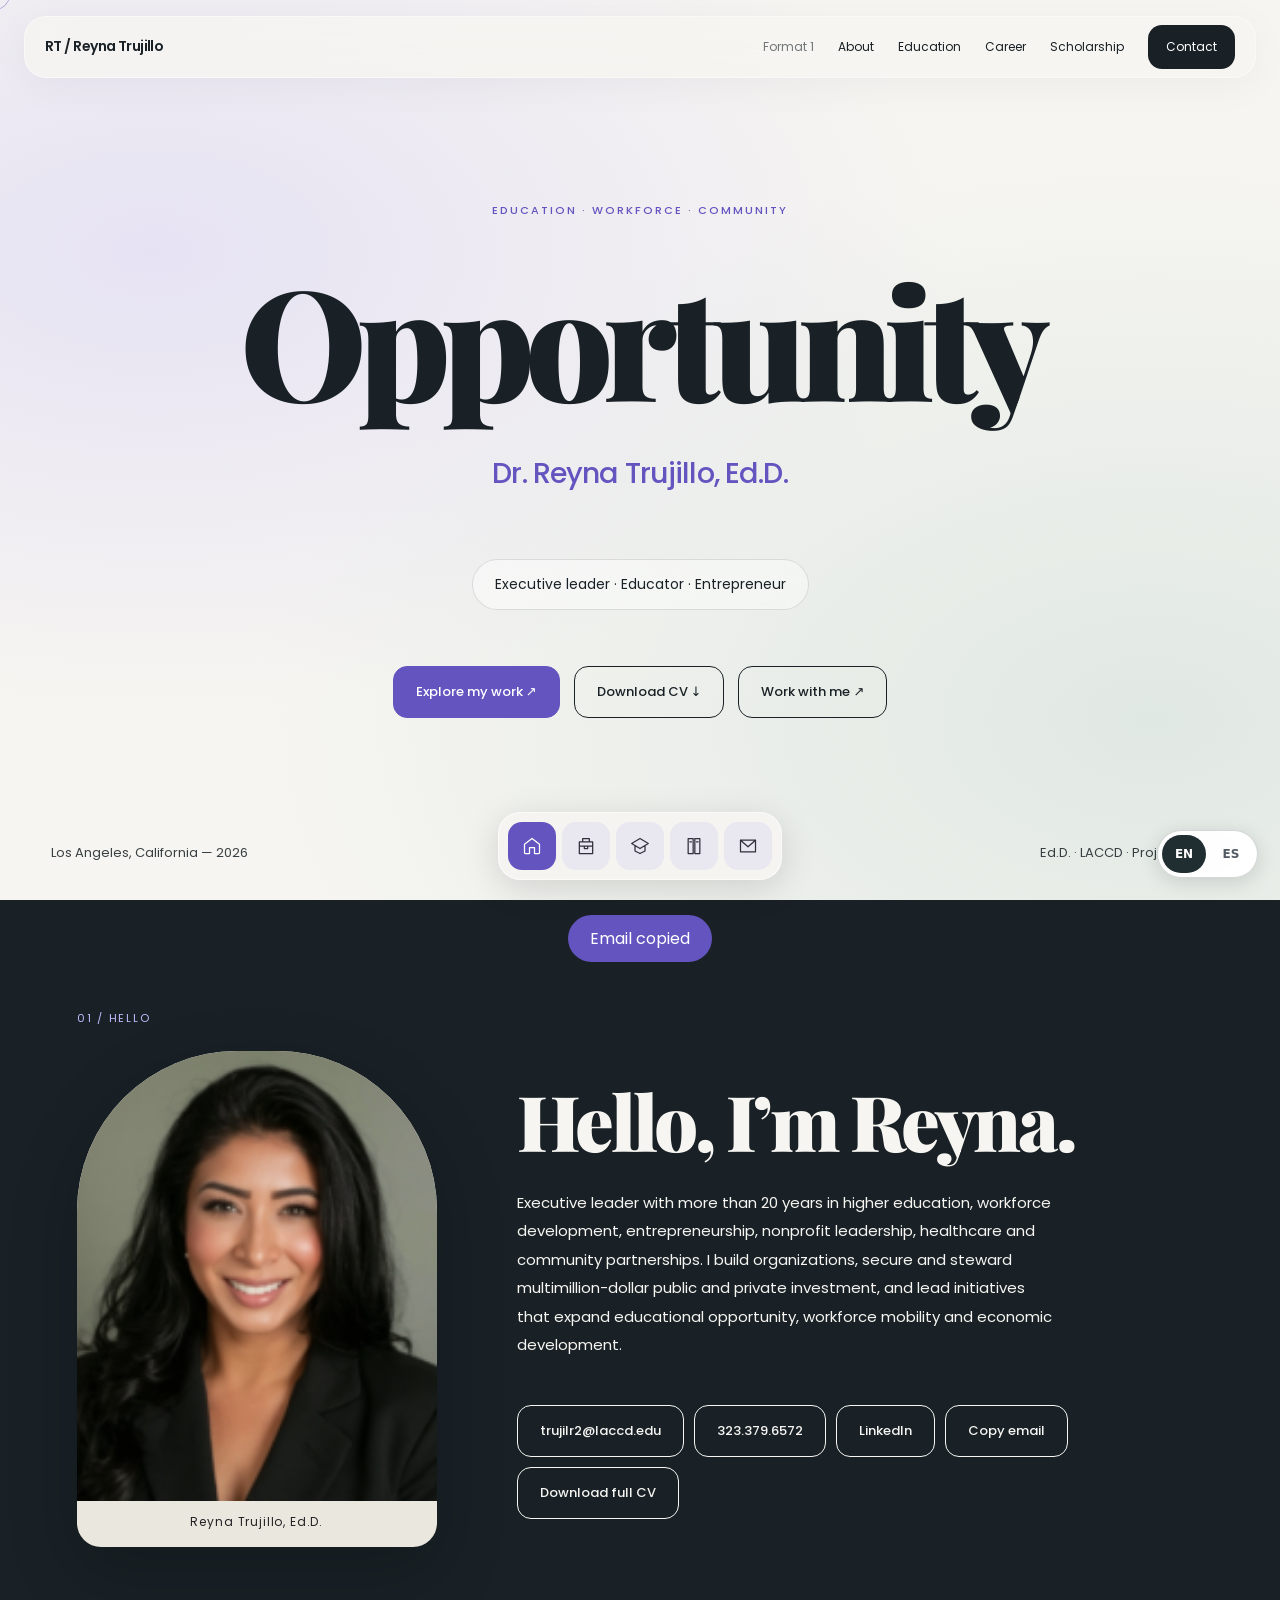
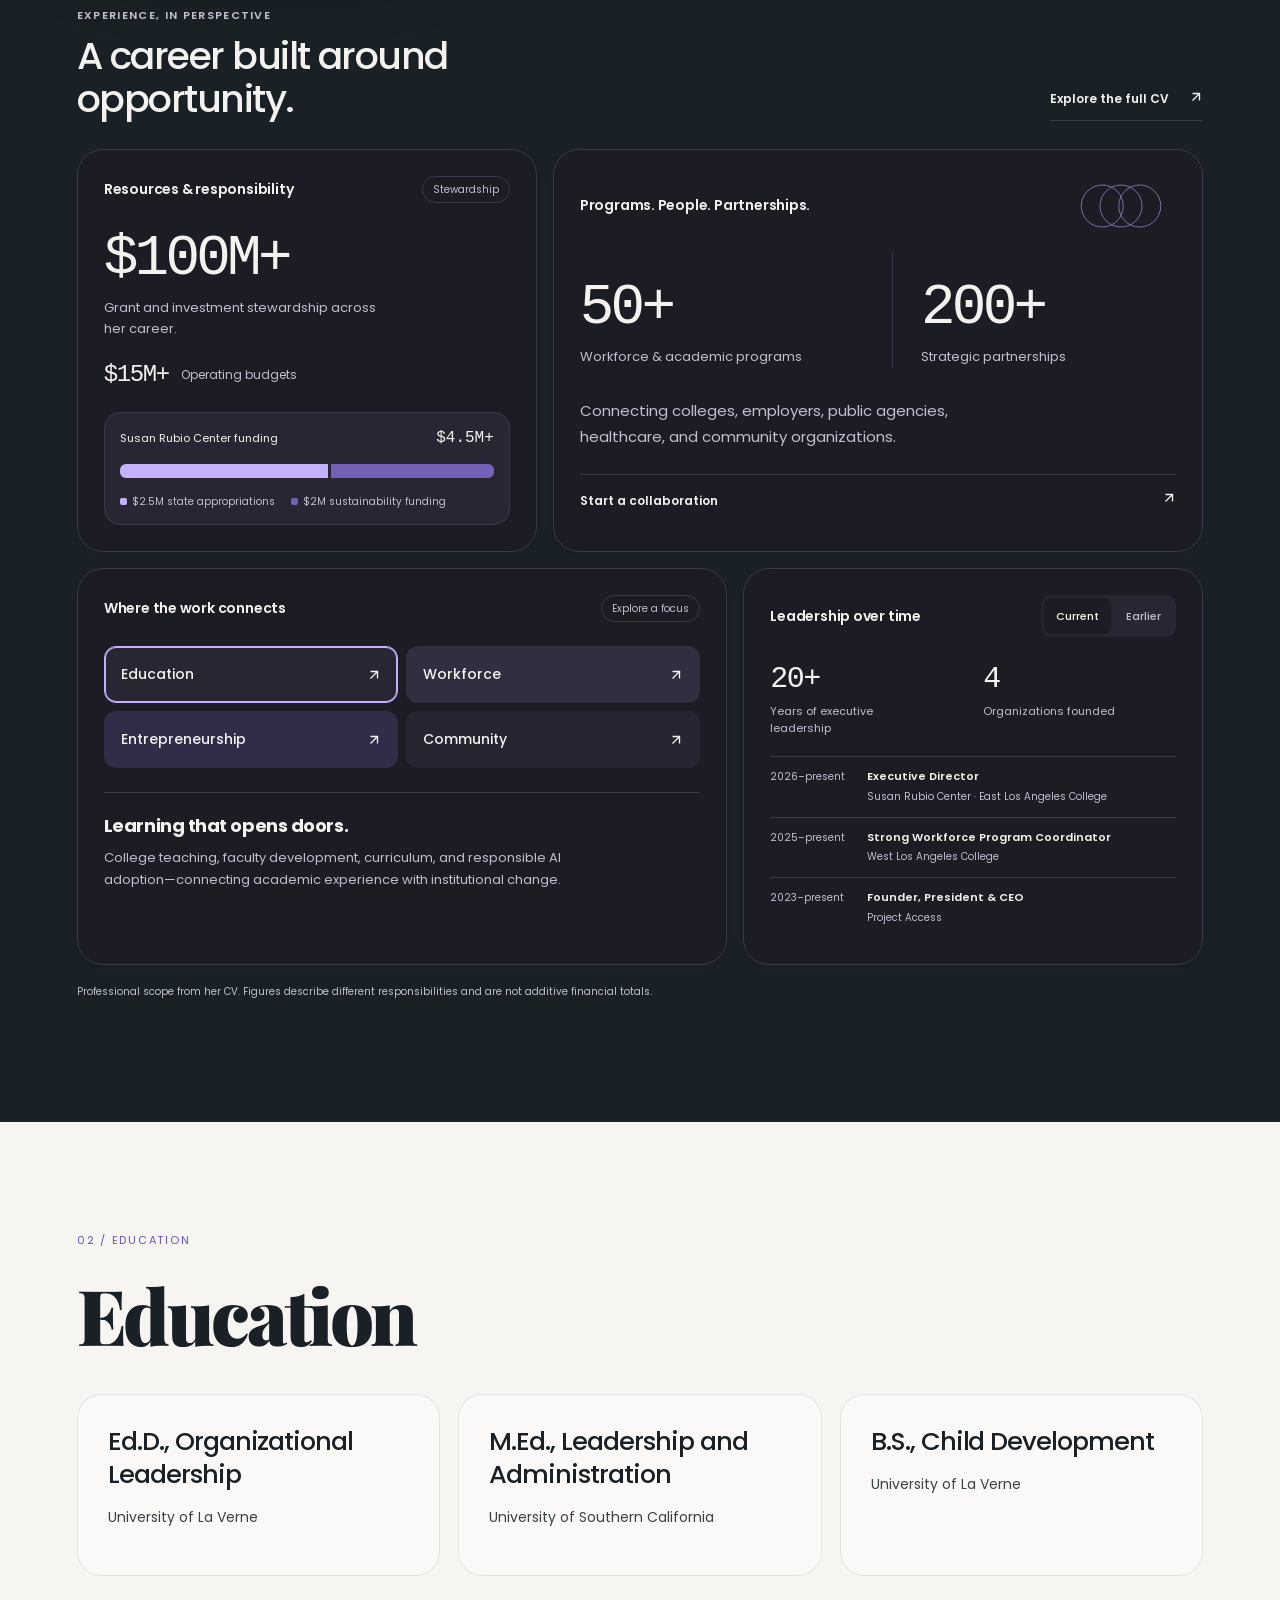
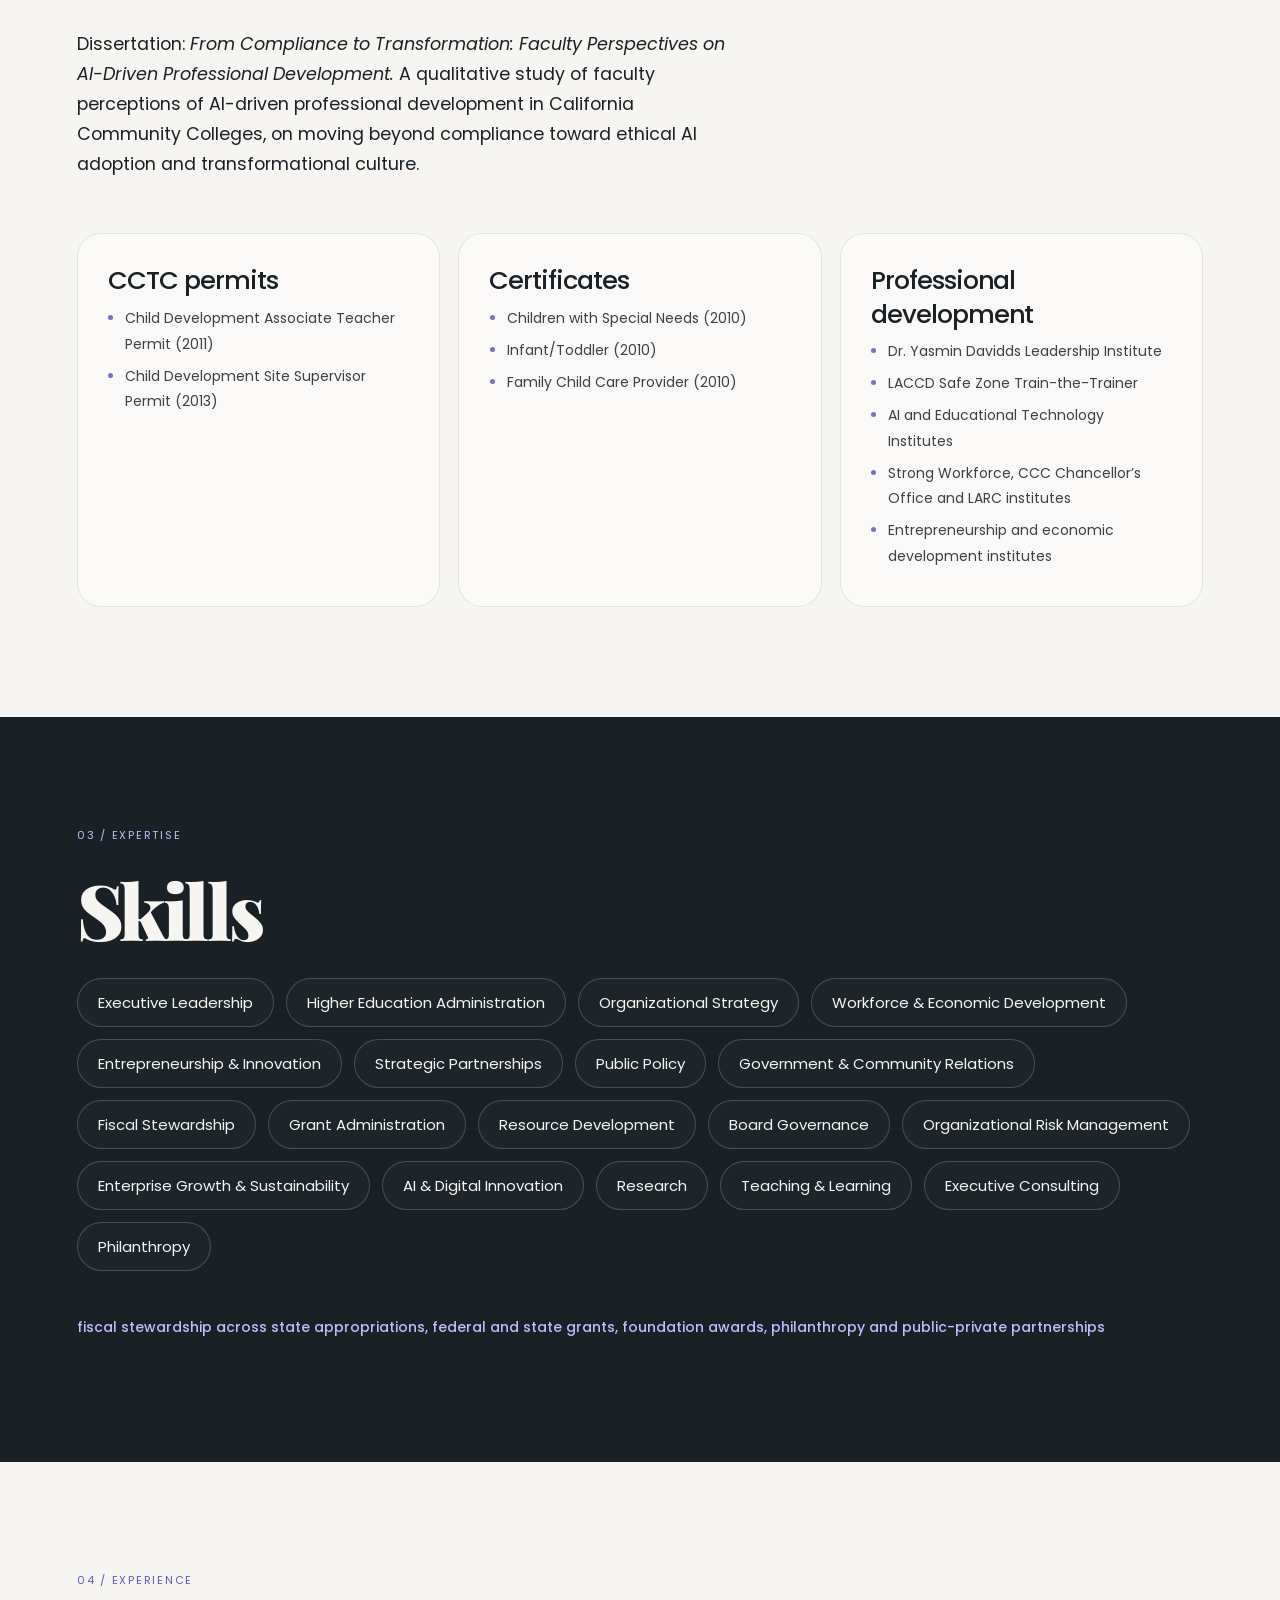
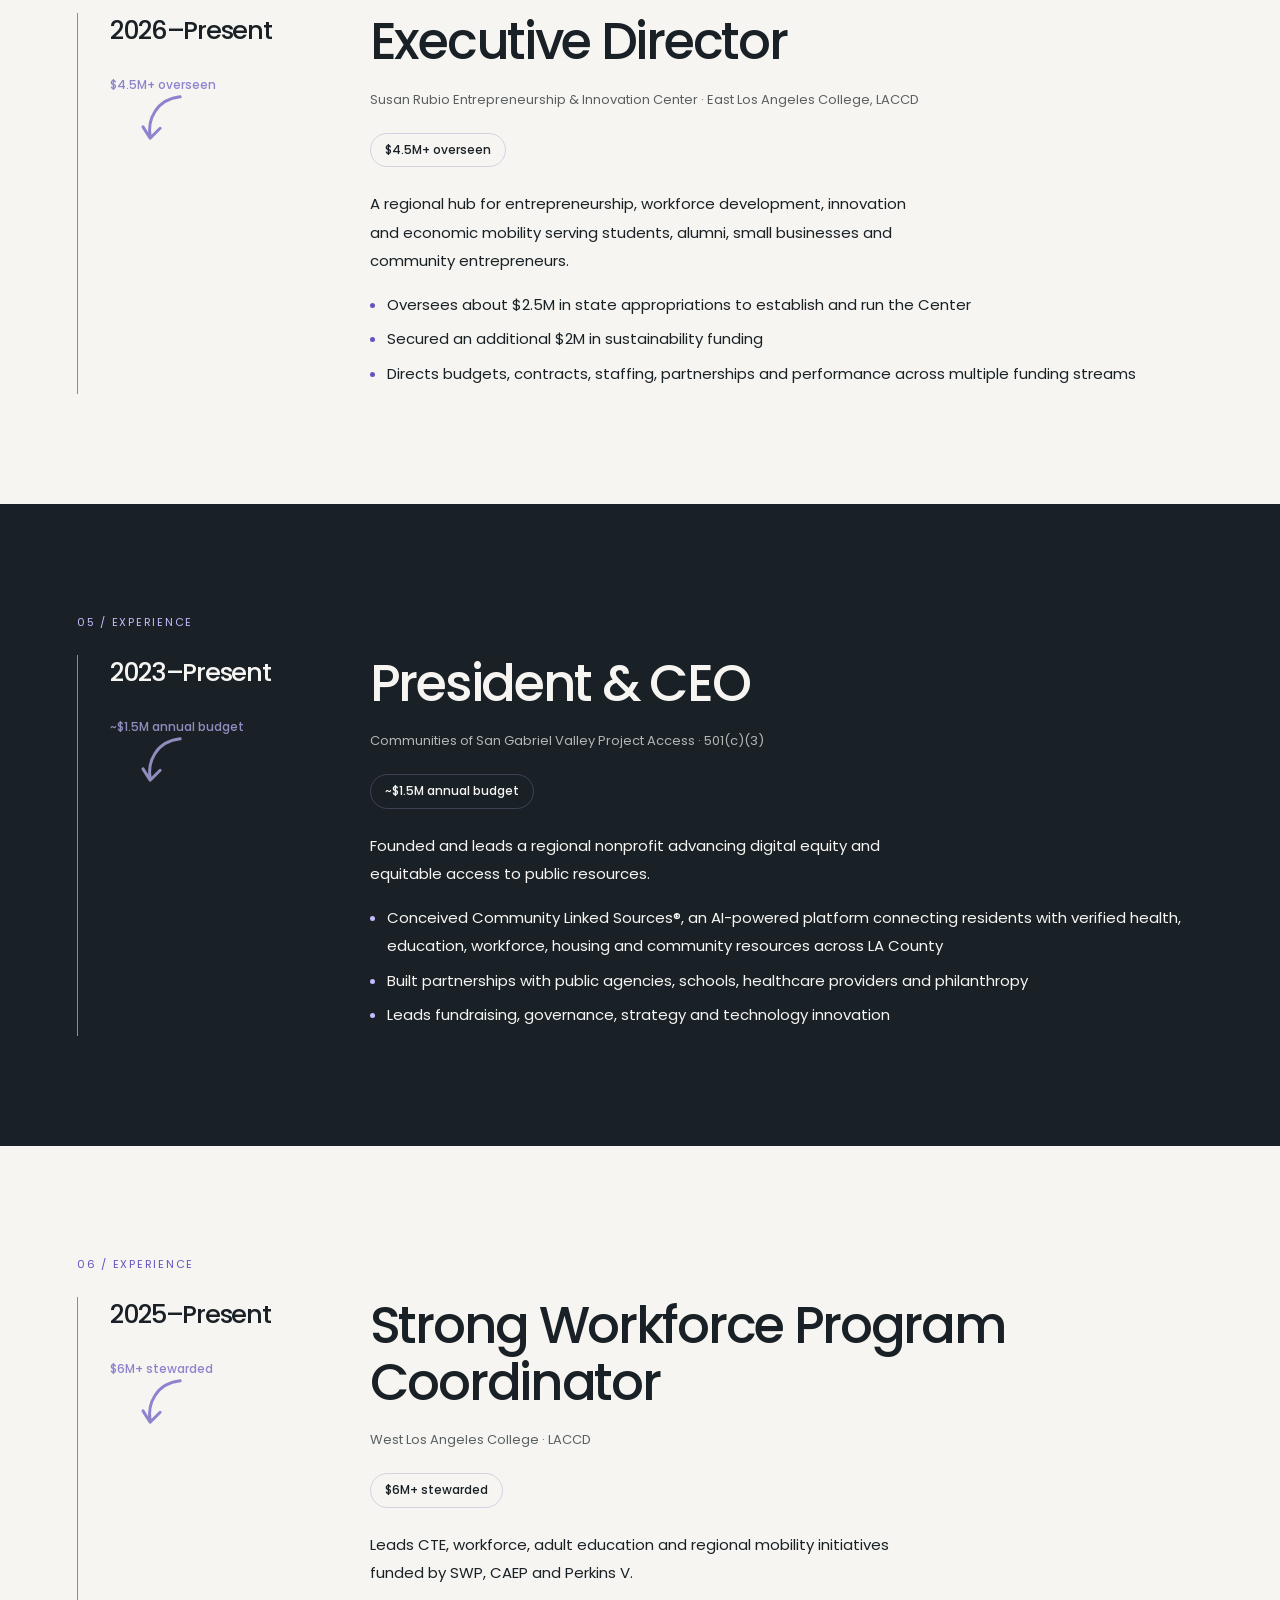
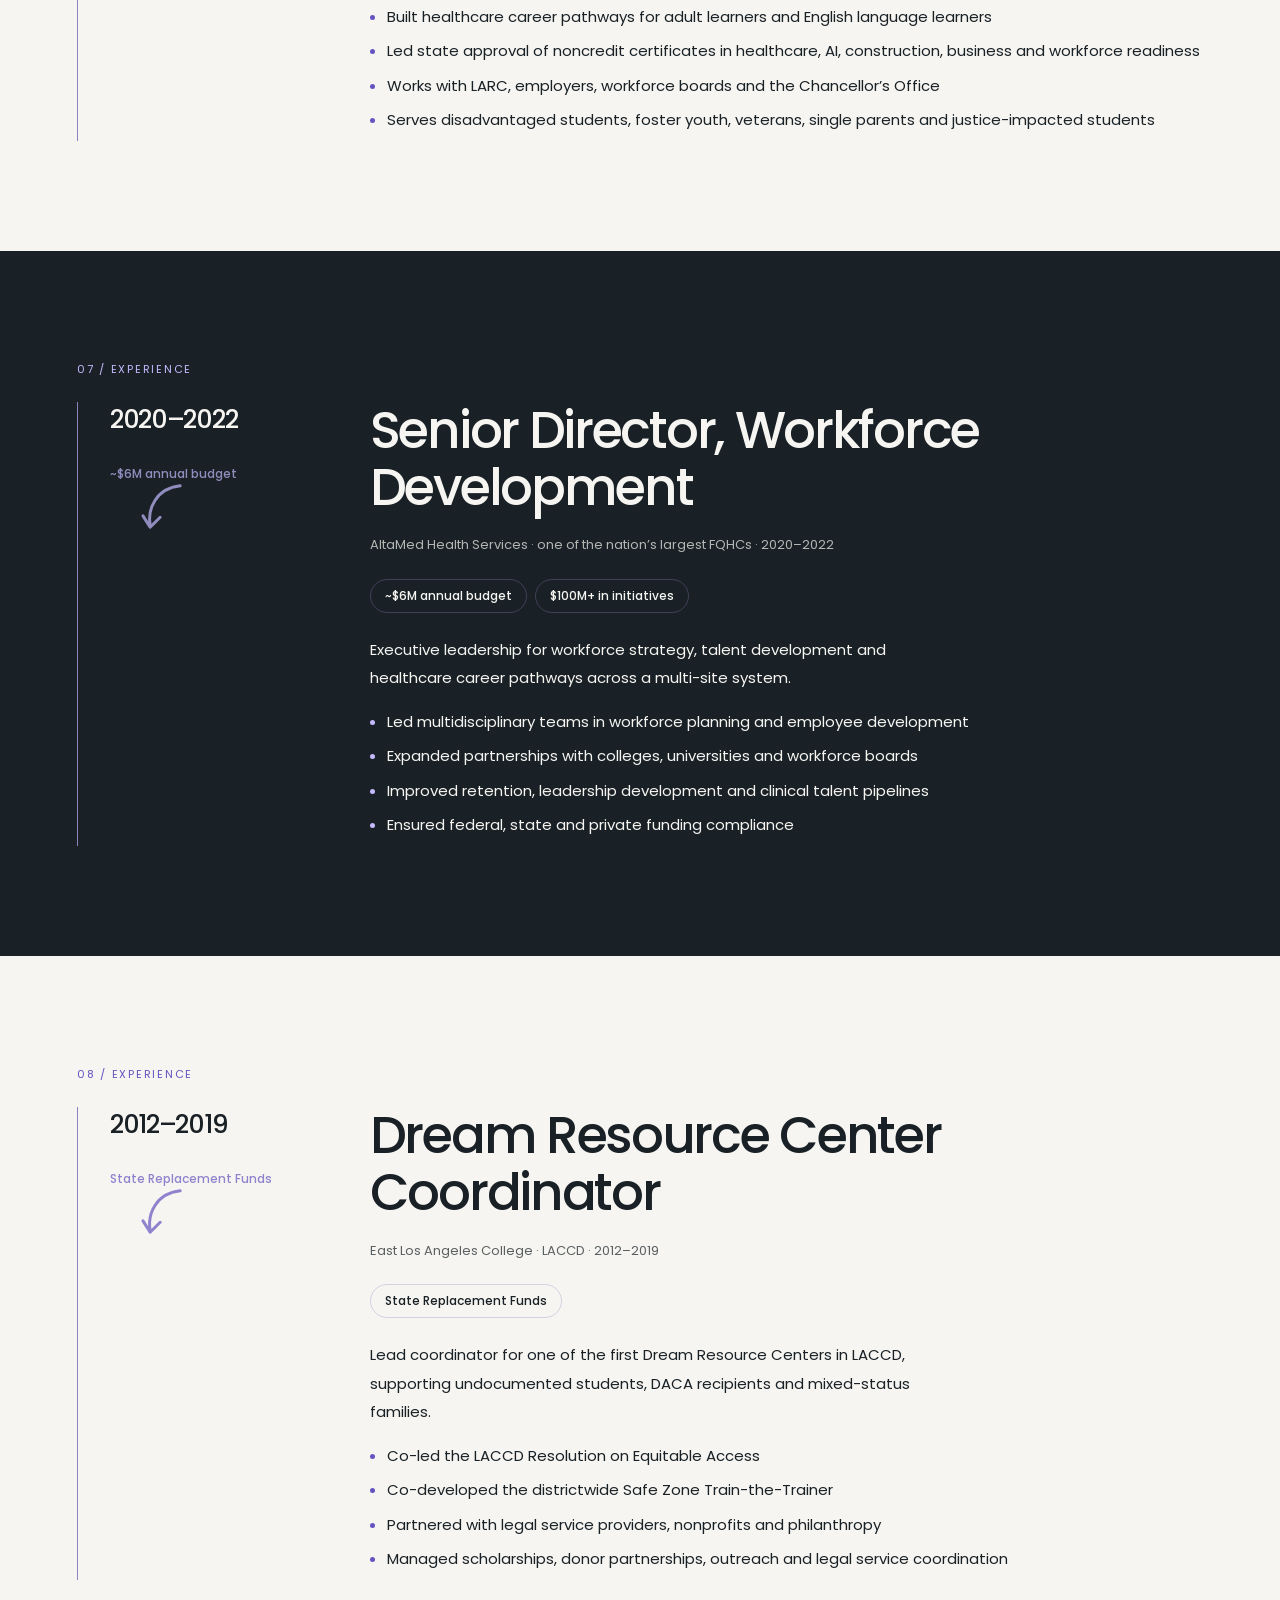
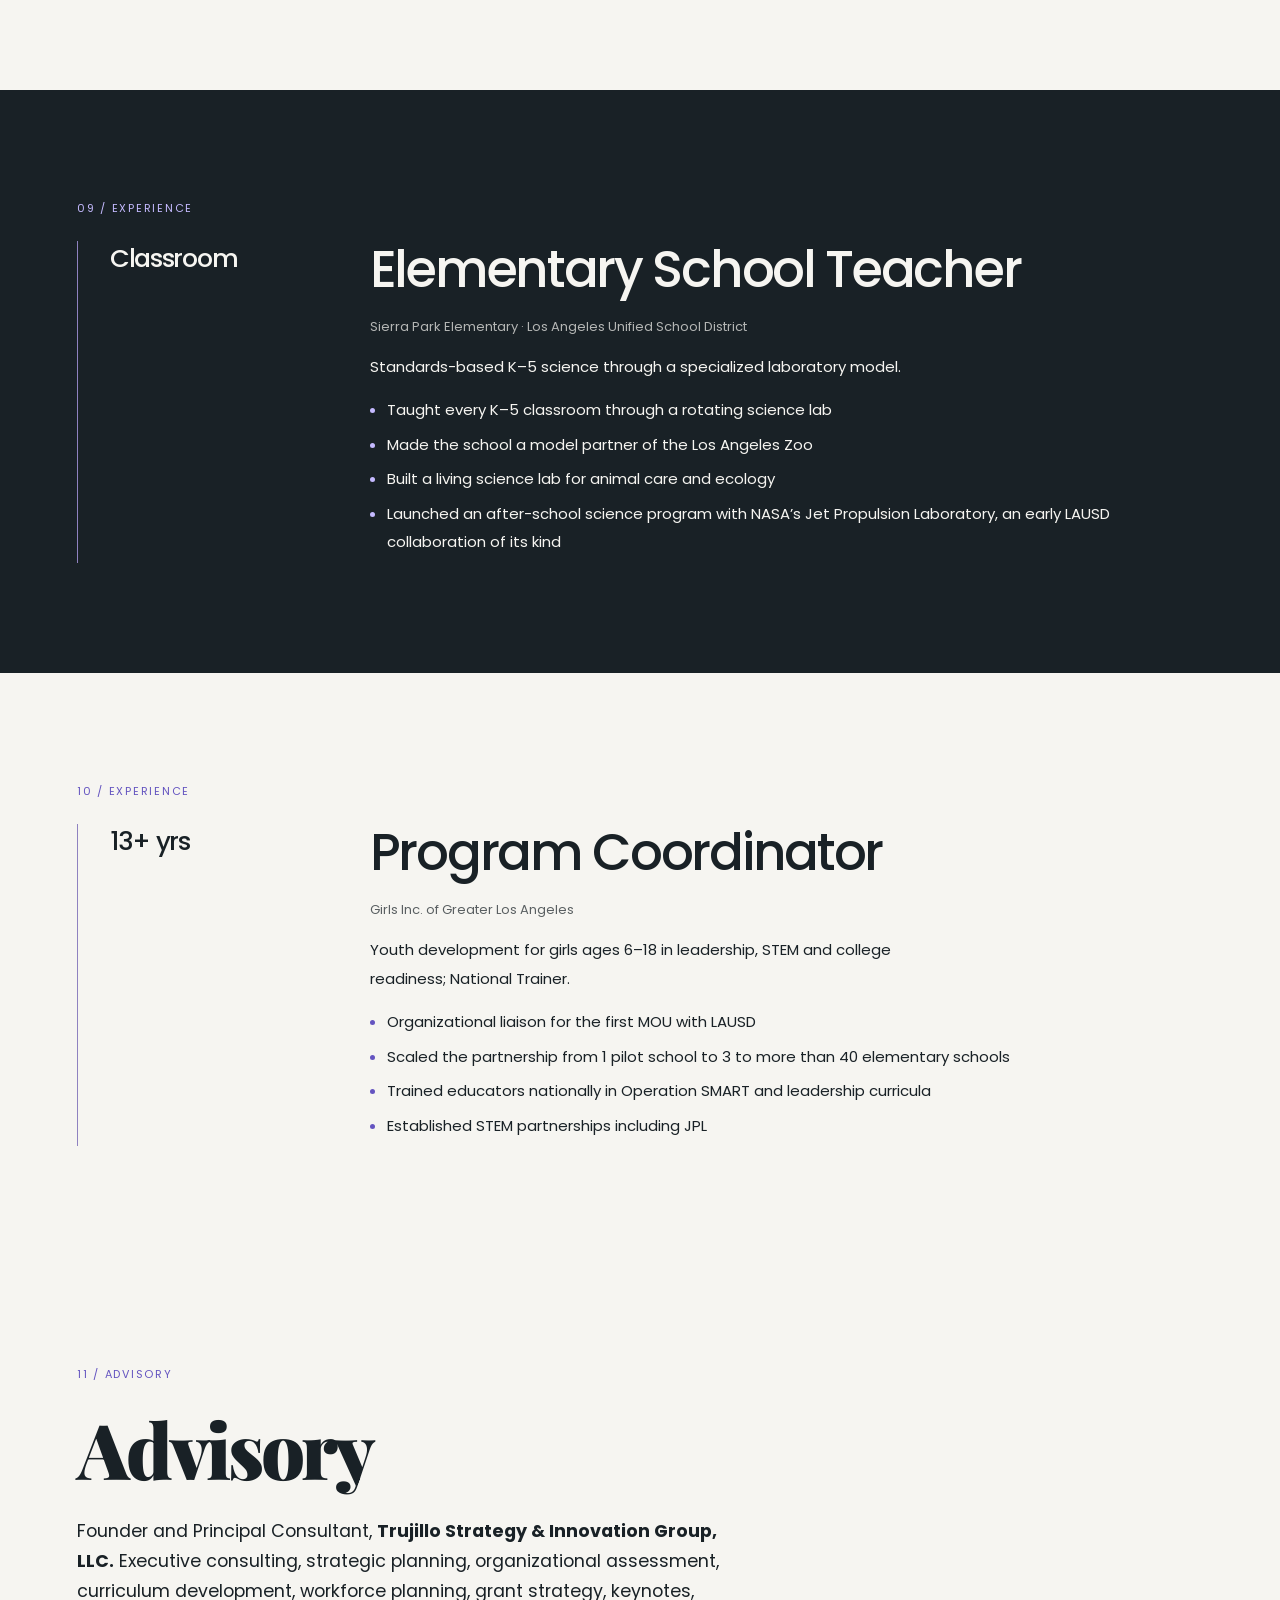
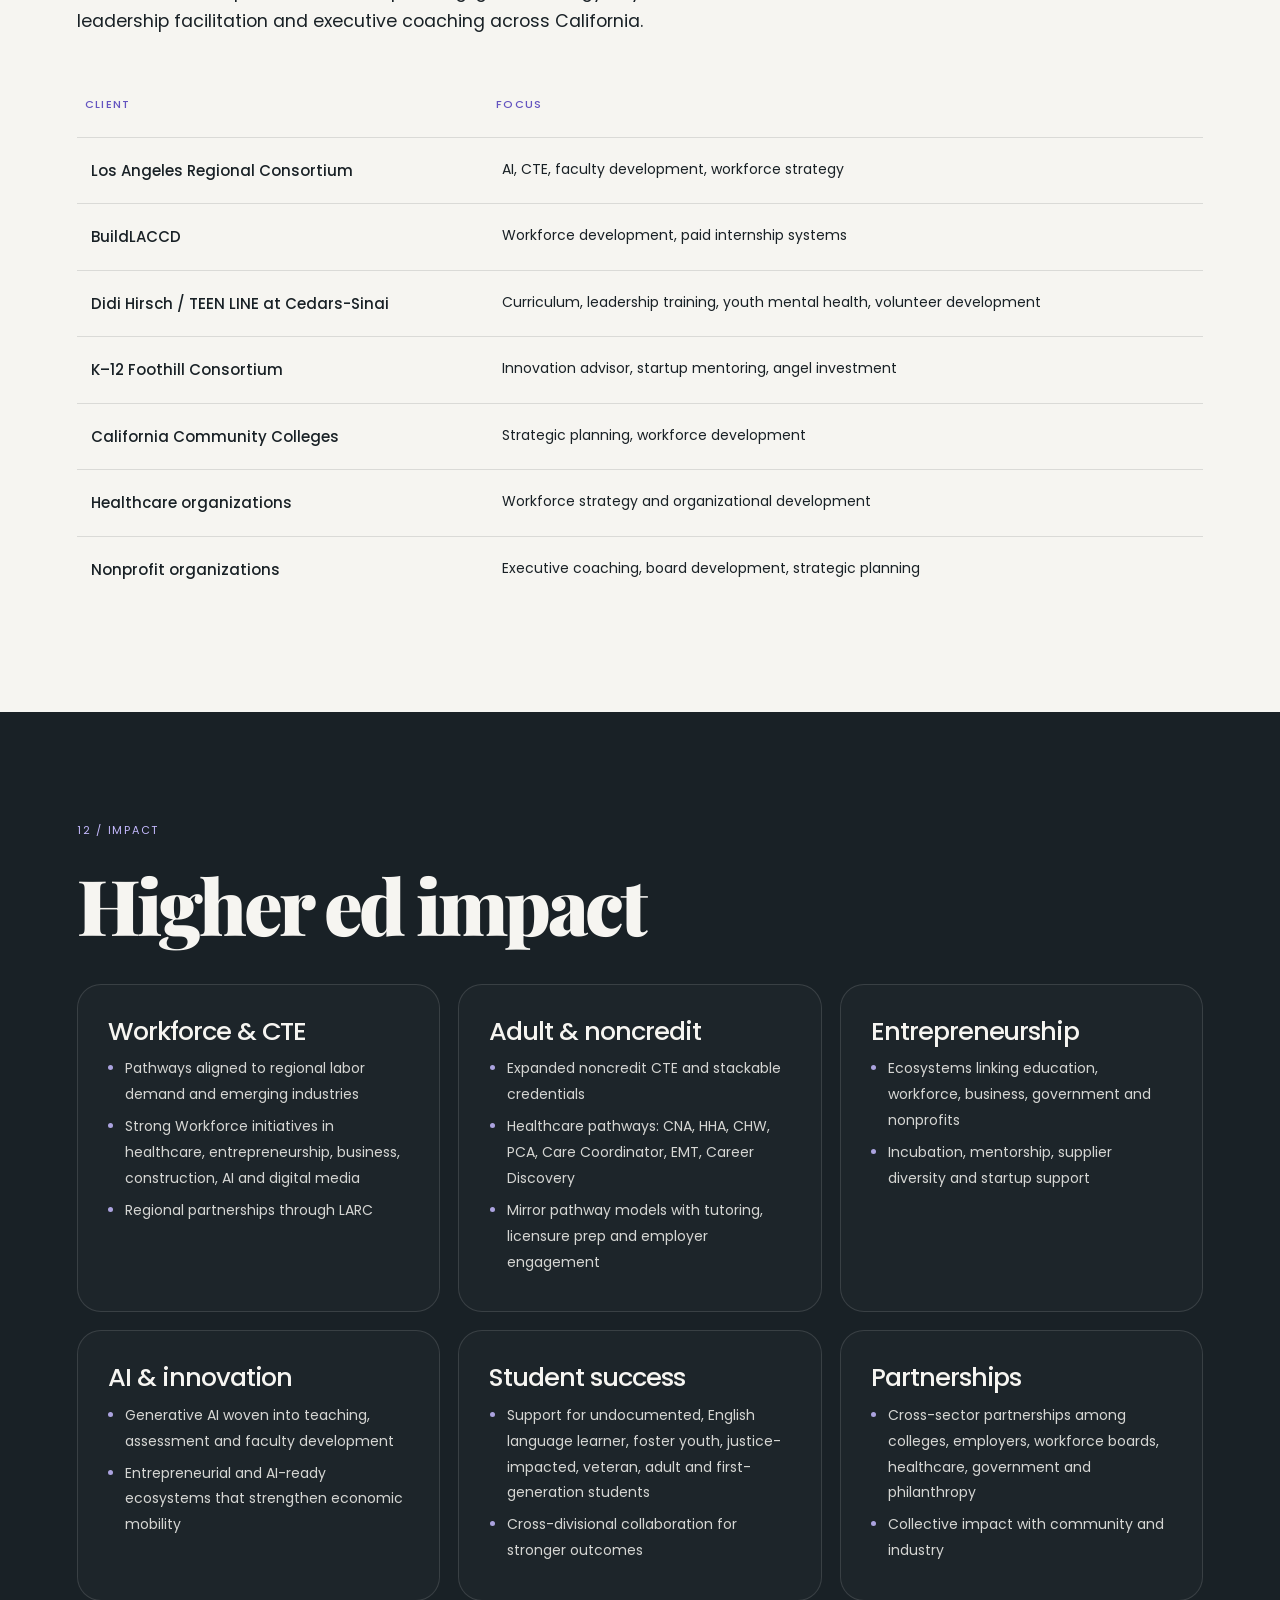
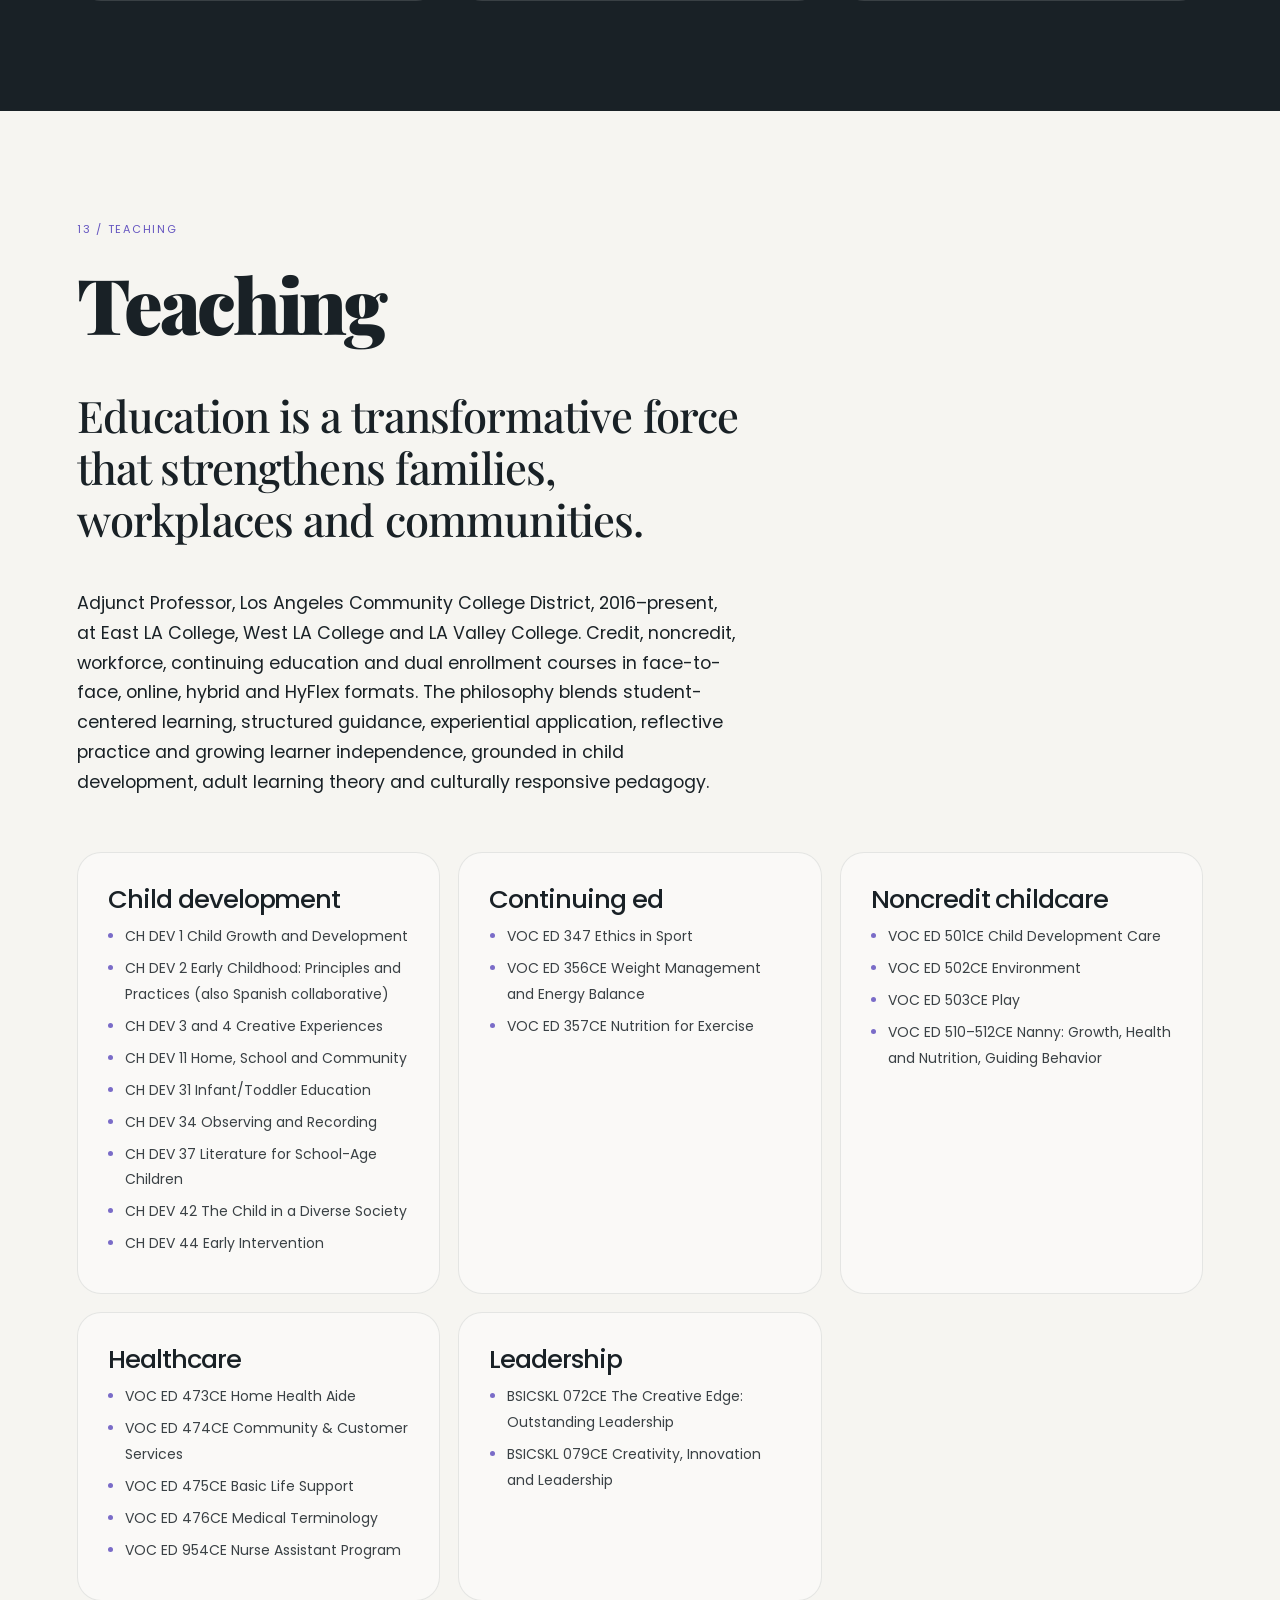
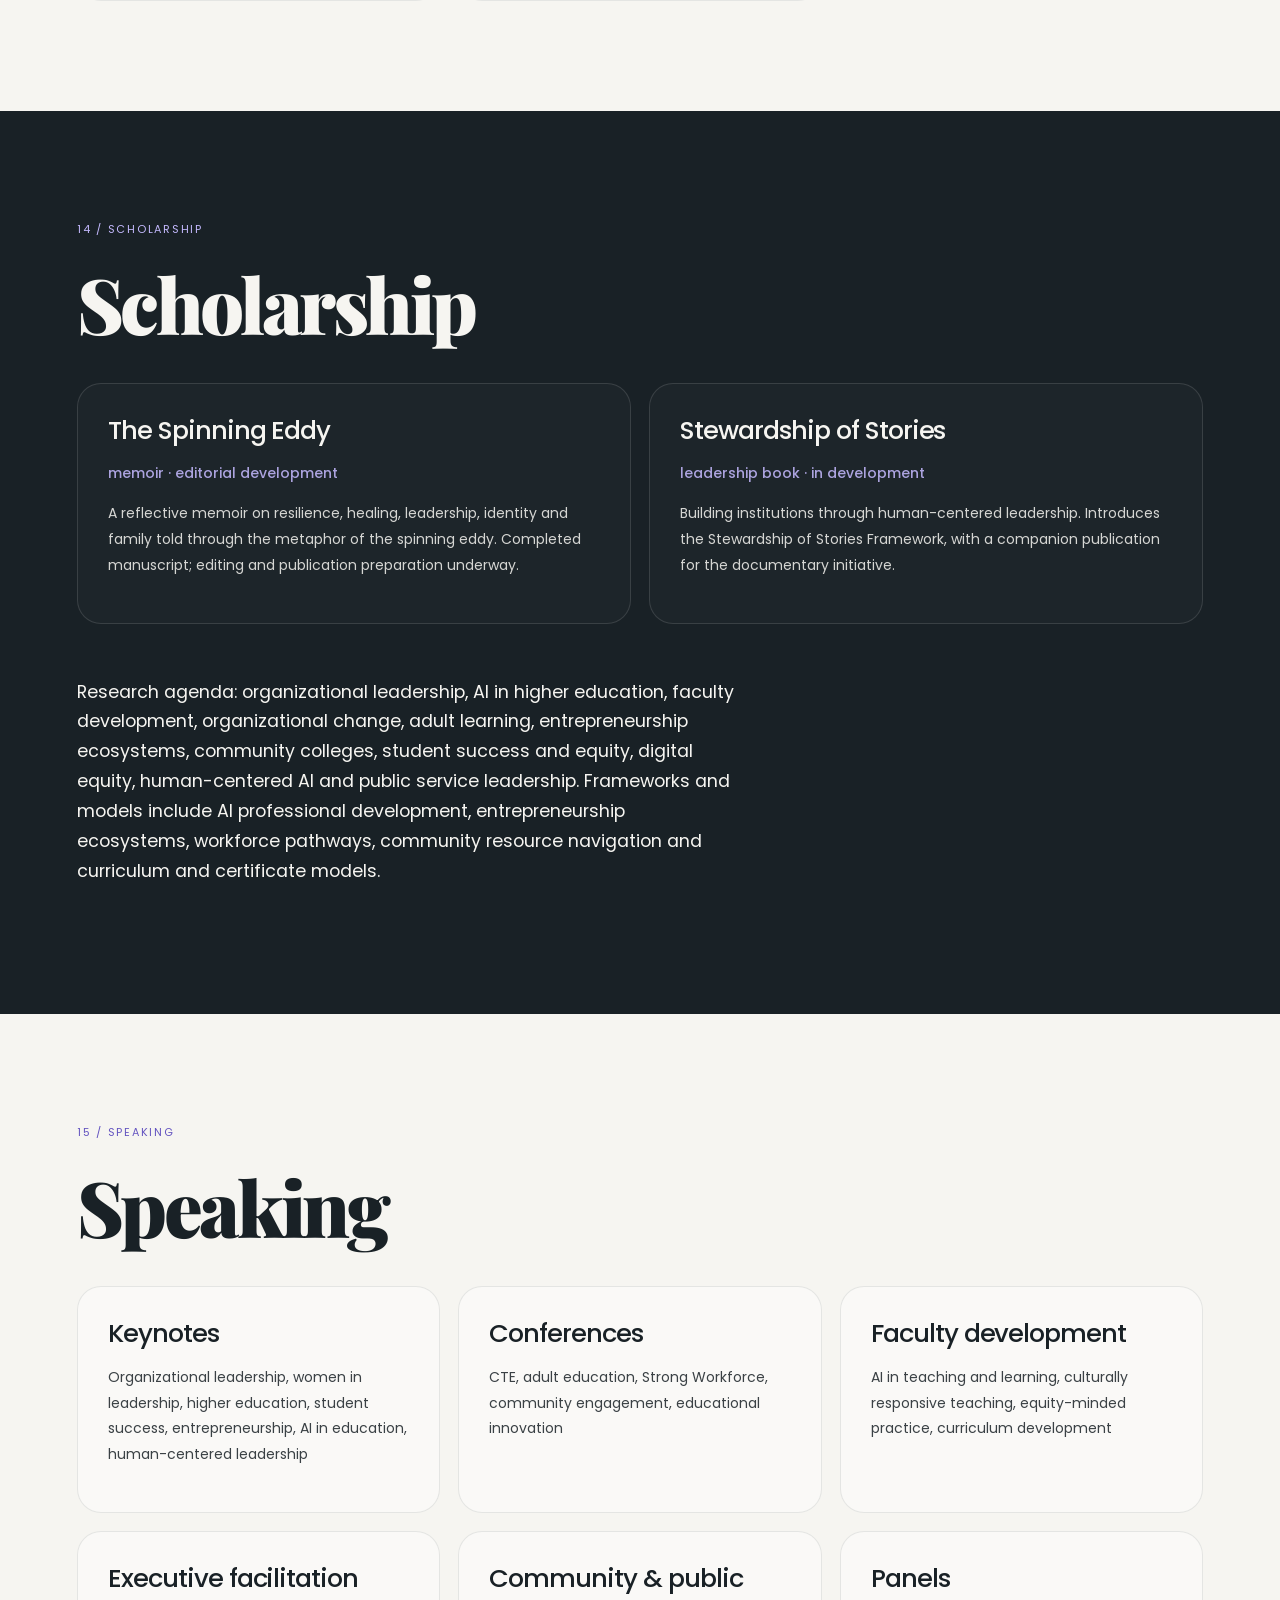
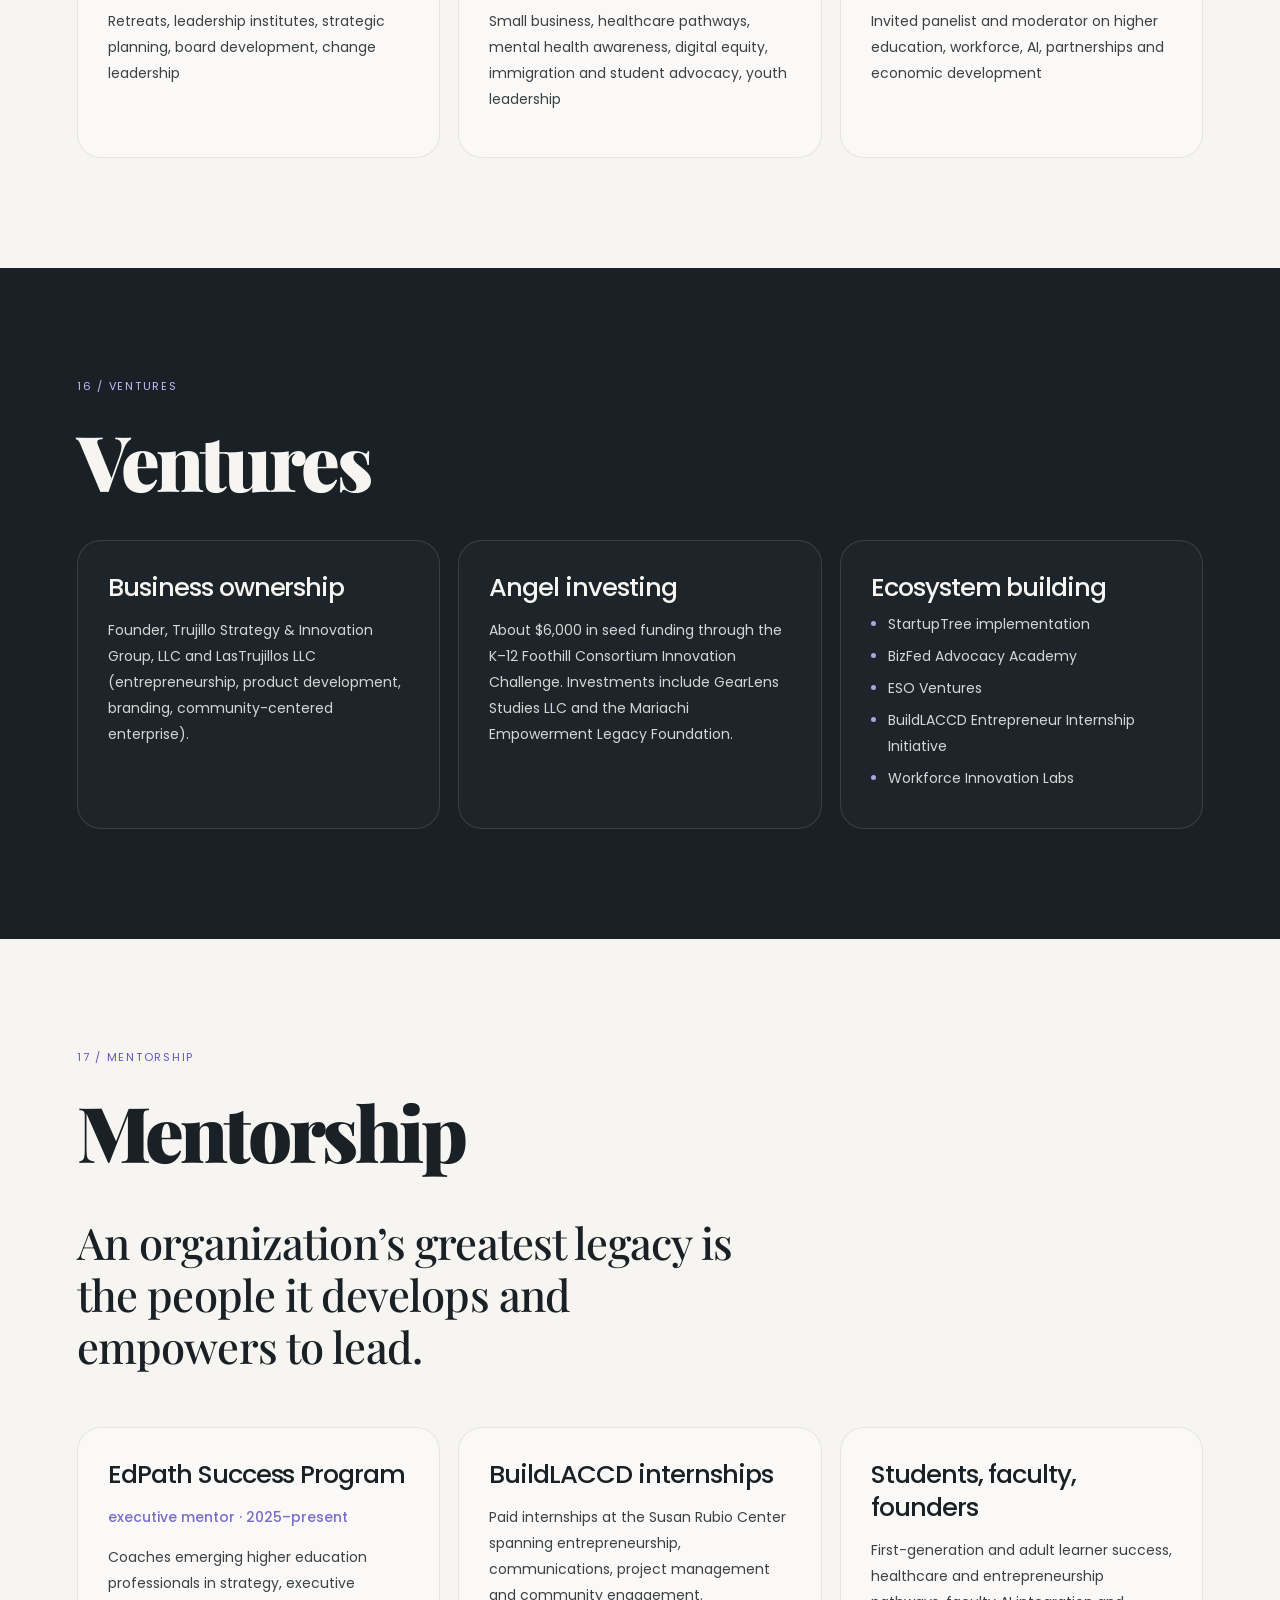
<file: Dr_Reyna_Trujillo_Standalone_Website/format-2/index.html>
<!DOCTYPE html>
<html lang="en"><head><meta charset="utf-8">
<meta name="viewport" content="width=device-width, initial-scale=1, viewport-fit=cover">
<title>Reyna Trujillo, Ed.D. — Curriculum Vitae 2026</title>
<meta name="description" content="Dr. Reyna Trujillo’s leadership portfolio: education, workforce development, entrepreneurship, research and community impact."><link rel="stylesheet" href="https://fonts.googleapis.com/css2?family=Caveat:wght@600&family=Playfair+Display:wght@500;900&family=Poppins:wght@400;500&display=swap">
<style>
:root{--paper:#ECEAE5;--char:#232326;--pen:#7B7FEA;--serif:'Playfair Display',Georgia,serif;--hand:'Caveat','Segoe Script',cursive;--sans:'Poppins',system-ui,sans-serif;box-sizing:border-box;padding-top:env(safe-area-inset-top,0px);padding-bottom:env(safe-area-inset-bottom,0px)}
*,*::before,*::after{box-sizing:inherit}html{scroll-behavior:smooth}
body{margin:0;background:var(--paper);color:var(--char);font:400 16px/1.7 var(--sans);overflow-x:hidden}
a{color:inherit}:focus-visible{outline:2px solid var(--pen);outline-offset:4px}
.bar{position:fixed;top:0;left:0;right:0;z-index:50;display:flex;justify-content:space-between;padding:calc(18px + env(safe-area-inset-top,0px)) 4vw 0;font-size:13px;color:#fff;mix-blend-mode:difference;pointer-events:none}
.bar span:nth-child(2){text-align:center}.bar i{font:600 20px var(--hand);margin-left:10px}
.sheet{position:relative;min-height:100vh;padding:16vh 6vw 12vh;background:var(--bg);color:var(--fg);background-image:radial-gradient(rgba(127,127,127,.12) 1px,transparent 1.4px);background-size:5px 5px}
.p{--bg:var(--paper);--fg:var(--char)}.d{--bg:var(--char);--fg:var(--paper)}
.in-w{max-width:1180px;margin:0 auto;position:relative}
h1,h2,h3{font-family:var(--serif);font-weight:900;line-height:.98;margin:0;letter-spacing:-.025em}
h2{font-size:clamp(2.6rem,8vw,7rem);margin-bottom:.35em}h3{font-size:clamp(1.5rem,3vw,2.2rem);font-weight:500;letter-spacing:-.01em}
.hand{font-family:var(--hand);color:var(--pen);font-size:clamp(1.4rem,2.6vw,2.2rem);line-height:1.1;font-weight:600}
.meta{font-size:13px;opacity:.7}
.pen{fill:none;stroke:var(--pen);stroke-width:3;stroke-linecap:round;stroke-linejoin:round;stroke-dasharray:1;stroke-dashoffset:1;transition:stroke-dashoffset 1.3s cubic-bezier(.5,0,.2,1) .2s;vector-effect:non-scaling-stroke}
.in .pen{stroke-dashoffset:0}
.star{position:absolute;width:44px;color:var(--pen);transform:scale(0) rotate(-60deg);transition:transform .9s cubic-bezier(.3,1.6,.5,1) 1s}.in .star{transform:none}
.circ,.und{position:relative;display:inline-block}.dd{position:absolute;pointer-events:none;overflow:visible}
.circ .dd{left:-8%;top:-22%;width:116%;height:144%}.und .dd{left:0;bottom:-.18em;width:100%;height:.3em}
.lead{max-width:60ch;font-size:1.1rem}
/* cover */
.cover{display:flex;flex-direction:column;justify-content:center;min-height:100vh;padding-top:0;overflow:hidden}
.cover h1{font-size:clamp(3.4rem,15.4vw,15rem);text-align:center;position:relative;display:block;margin:0 auto;letter-spacing:-.04em}
.cover .nm{position:absolute;right:2%;top:-30%;transform:rotate(-6deg);text-align:left;font-size:clamp(1.3rem,3vw,2.6rem)}
.cover .nm svg{position:absolute;left:-60px;top:80%;width:60px;height:70px}
.cover .ov{position:absolute;right:-4%;bottom:-8%;width:40%;height:78%}
.cover .st{right:-6%;top:42%}
.pill{display:block;width:max-content;margin:5vh 12vw 0 auto;border:1px solid currentColor;border-radius:99px;padding:6px 22px;font-size:clamp(14px,1.8vw,22px)}
.foot{position:absolute;left:4vw;right:4vw;bottom:calc(22px + env(safe-area-inset-bottom,0px));display:flex;justify-content:space-between;align-items:flex-end;font-size:13px;opacity:.85}
.foot .hand{font-size:1.3rem}
/* hello */
.hello{display:grid;grid-template-columns:minmax(220px,360px) 1fr;gap:6vw;align-items:center}
.pic{position:relative;background:#f7f5f0;padding:14px 14px 48px;transform:rotate(-3deg);box-shadow:0 30px 60px -20px rgba(0,0,0,.5);cursor:pointer;transition:transform .35s;margin:0}
.pic:hover{transform:rotate(1deg) scale(1.03)}.pic .im{position:relative;aspect-ratio:1;overflow:hidden}.pic img{position:absolute;inset:0;width:100%;height:100%;object-fit:cover;transition:opacity .6s}.pic img+img{opacity:0}.pic.alt img+img{opacity:1}
.pic figcaption{position:absolute;bottom:10px;left:0;right:0;text-align:center;font:600 1.5rem var(--hand);color:#232326}
.pic::before{content:"";position:absolute;top:-14px;left:50%;width:100px;height:28px;margin-left:-50px;background:rgba(123,127,234,.45);transform:rotate(3deg)}
.nums{display:grid;grid-template-columns:repeat(auto-fit,minmax(150px,1fr));gap:30px 20px;margin-top:6vh}
.nums b{display:block;font:900 clamp(2.4rem,5vw,4rem)/1 var(--serif)}.nums span{font:600 1.35rem/1.1 var(--hand);color:var(--pen);display:block;margin-top:4px}
/* lists */
.chips{display:flex;flex-wrap:wrap;gap:6px 22px;font-family:var(--serif);font-size:clamp(1.3rem,2.6vw,2rem)}
.chips span{position:relative;cursor:default;transition:color .25s,transform .25s}.chips span:hover{color:var(--pen);transform:translateY(-3px) rotate(-1.5deg)}
.grid{display:grid;grid-template-columns:repeat(auto-fit,minmax(280px,1fr));gap:34px}
.grid>div{border-top:1px solid currentColor;padding-top:14px}.grid p,.grid li{opacity:.82;font-size:15px}
ul{margin:8px 0 0;padding-left:1.1em}li{margin-bottom:6px}li::marker{color:var(--pen)}
.proj{display:grid;grid-template-columns:minmax(120px,26%) 1fr;gap:4vw}
.yr{font:900 clamp(2.4rem,8vw,7rem)/.9 var(--serif);letter-spacing:-.04em}
.note{position:relative;margin-top:26px;transform:rotate(-4deg);width:max-content}
.note svg{width:46px;height:50px;display:block;margin-left:30px}
.money{display:inline-block;margin:6px 24px 6px 0;padding:0 4px;font-weight:500}
.org{opacity:.7;margin:6px 0 14px}
table{width:100%;border-collapse:collapse}td,th{text-align:left;padding:14px 8px;border-top:1px solid currentColor;vertical-align:top}th{font:600 1.4rem var(--hand);color:var(--pen);border:0}td:first-child{font-family:var(--serif);font-size:1.3rem}tr:hover td{background:rgba(123,127,234,.12)}
.row{display:grid;grid-template-columns:150px 1fr;gap:20px;border-top:1px solid currentColor;padding:16px 0}.row b{font-family:var(--serif);font-size:1.35rem;font-weight:500}.row small{opacity:.7;display:block}
.big{font-family:var(--serif);font-weight:500;font-size:clamp(1.5rem,3.4vw,2.8rem);line-height:1.2;max-width:26ch;letter-spacing:-.02em}
.btns{display:flex;flex-wrap:wrap;gap:14px;margin-top:5vh}
.btn{display:inline-block;padding:12px 26px;border:1px solid currentColor;border-radius:99px;text-decoration:none;background:none;color:inherit;font:inherit;cursor:pointer;transition:background .25s,color .25s,border-color .25s}
.btn:hover{background:var(--pen);border-color:var(--pen);color:#fff}
.ty{font-size:clamp(3.4rem,16vw,15rem)}
#toast{position:fixed;left:50%;bottom:28px;transform:translate(-50%,90px);background:var(--pen);color:#fff;padding:10px 22px;border-radius:99px;transition:transform .35s;z-index:60}#toast.show{transform:translate(-50%,0)}
#dot{position:fixed;width:14px;height:14px;border-radius:50%;background:var(--pen);pointer-events:none;z-index:70;left:-20px;top:-20px;mix-blend-mode:multiply;transition:width .2s,height .2s,margin .2s}#dot.big{width:44px;height:44px;margin:-15px 0 0 -15px;opacity:.55}
@media(max-width:760px){.hello,.proj,.row{grid-template-columns:1fr}.bar span:nth-child(2){display:none}.cover .nm{top:-44%}#dot{display:none}.pic{max-width:300px}}
@media(pointer:coarse){#dot{display:none}}
@media(prefers-reduced-motion:reduce){*{transition:none!important}.pen{stroke-dashoffset:0}.star{transform:none}html{scroll-behavior:auto}}

.p{--pen:#5559ba}.d{--pen:#b4b7ff}.site-nav{position:sticky;top:0;z-index:90;display:flex;justify-content:center;gap:24px;align-items:center;flex-wrap:wrap;background:#eceae5f5;backdrop-filter:blur(12px);padding:12px 20px;border-bottom:1px solid #23232630;font-size:14px}.site-nav a{min-height:44px;display:flex;align-items:center;text-decoration:none}.site-nav a:hover{text-decoration:underline;text-underline-offset:5px}.bar{display:none}.sheet{scroll-margin-top:80px}.cover{min-height:85svh;padding-top:100px}.cover h1{font-size:clamp(3rem,13vw,12rem);max-width:90%;overflow-wrap:anywhere}.cover .nm{position:relative;display:block;right:auto;top:auto;transform:rotate(-3deg);text-align:center;margin-bottom:24px;order:-1}.cover .nm svg{display:none}.cover .ov{right:0;width:35%}.cover .st{right:0}.cover .pill{max-width:90%;width:auto;text-align:center;margin:40px auto;line-height:1.6}.cover .foot{gap:16px;flex-wrap:wrap}.grid{grid-template-columns:repeat(auto-fit,minmax(min(100%,280px),1fr))}.yr{font-size:clamp(1.5rem,4.8vw,4rem);line-height:1.15;overflow-wrap:anywhere}.proj{grid-template-columns:minmax(150px,26%) minmax(0,1fr)}.proj h2{overflow-wrap:anywhere;line-height:1.12}.note{max-width:100%;width:auto}.btn{max-width:100%;overflow-wrap:anywhere;min-height:44px}.btn:hover{background:#5559ba;border-color:#5559ba;color:white}.pic:focus-visible{outline:3px solid #b4b7ff}.skip{position:fixed;top:-100px;left:12px;padding:12px;z-index:100;background:#232326;color:white}.skip:focus{top:8px}.ty{overflow-wrap:normal!important;font-size:clamp(3rem,12vw,11rem)!important}table{overflow-wrap:anywhere}#dot{display:none}:focus-visible{outline:3px solid currentColor;outline-offset:4px}
@media(max-width:760px){.site-nav{gap:6px 18px;padding:6px 12px;font-size:13px}.sheet{padding:80px 24px;scroll-margin-top:115px}.cover{padding-top:100px;min-height:78svh}.cover .foot{position:static;margin:32px 0 0;padding:0 20px;justify-content:center;font-size:12px}.cover .foot>span:last-child{display:none}.hello,.proj,.row{grid-template-columns:minmax(0,1fr)}.hello{gap:48px}.pic{width:100%;margin:0 auto}.cover .nm{font-size:1.5rem}.nums{grid-template-columns:repeat(2,minmax(0,1fr))}.nums span{font-size:1.25rem}.note{transform:none;margin-top:12px}.note svg{display:none}.grid{gap:32px}h2{line-height:1.1}.cover .star{display:none}.row{gap:8px}.btns{gap:10px}.lead{font-size:1rem}.money{margin-right:12px}}
@media(prefers-reduced-motion:reduce){*{animation:none!important;scroll-behavior:auto!important}.pic:hover{transform:rotate(-3deg)}}
.cover .nm{letter-spacing:normal;line-height:1.3;font-weight:600;font-family:var(--hand);margin-top:20px}.cover .ov{display:none}h1.ty{font-size:clamp(3rem,12vw,11rem)}
.nums{grid-template-columns:repeat(3,minmax(0,1fr));gap:32px}.nums b{font-size:clamp(2rem,4vw,3.5rem);overflow-wrap:anywhere}.nums span{line-height:1.4}@media(max-width:760px){.nums{grid-template-columns:repeat(2,minmax(0,1fr));gap:24px 16px}.nums b{font-size:clamp(1.8rem,8vw,2.8rem)}}
</style><link rel="stylesheet" href="../assets/modern.css"><link rel="stylesheet" href="../assets/connect.css?v=2"><link rel="stylesheet" href="../assets/community.css"><link rel="stylesheet" href="../assets/research.css"><link rel="stylesheet" href="../assets/linkedin-gallery.css"><link rel="stylesheet" href="../assets/impact-bento.css?v=1"><link rel="stylesheet" href="../assets/distinct-first-three.css?v=1"><link rel="stylesheet" href="../assets/site-language.css?v=1"></head><body class="format-two">
<a class="skip" href="#hello">Skip to content</a><nav class="site-nav" aria-label="Main navigation"><a href="../">Format 1</a><a href="#hello">About</a><a href="#education">Education</a><a href="#experience">Career</a><a href="#scholarship">Scholarship</a><a href="#thank-you">Contact</a></nav><div class="bar"><span>2026</span><span id="lbl">Curriculum Vitae</span><span>Reyna Trujillo<i>cover</i></span></div>
<div id="dot"></div><main id="m"></main><div id="toast" role="status">Email copied</div>
<script>
const $=s=>document.querySelector(s);
const P=(d)=>`<path class="pen" pathLength="1" d="${d}"/>`;
const OV='M24 40C20 14 80 6 112 8C162 10 194 24 190 44C186 66 138 74 98 72C48 70 8 60 14 34C18 20 52 12 92 10';
const circ=t=>`<span class="circ">${t}<svg class="dd" viewBox="0 0 200 80" preserveAspectRatio="none" aria-hidden="true">${P(OV)}</svg></span>`;
const und=t=>`<span class="und">${t}<svg class="dd" viewBox="0 0 200 12" preserveAspectRatio="none" aria-hidden="true">${P('M4 8C50 2 100 12 196 4')}</svg></span>`;
const arrow=(s='')=>`<svg class="dd" viewBox="0 0 60 70" style="${s}" aria-hidden="true">${P('M54 4C20 8 8 36 12 60M2 46L12 62L26 48')}</svg>`;
const star=s=>`<svg class="star" style="${s}" viewBox="0 0 40 40" aria-hidden="true"><path d="M20 0C22 12 28 18 40 20C28 22 22 28 20 40C18 28 12 22 0 20C12 18 18 12 20 0Z" fill="currentColor"/></svg>`;
const ul=a=>`<ul>${a.map(x=>`<li>${x}</li>`).join('')}</ul>`;
const chips=a=>`<div class="chips">${a.map(x=>`<span>${x}</span>`).join('')}</div>`;
const sheets=[];
const S=(c,label,html,x='')=>sheets.push(`<section class="sheet ${c} ${x}" data-l="${label}"><div class="in-w">${html}</div></section>`);
// cover
sheets.push(`<section class="sheet p cover" data-l="Curriculum Vitae"><h1>Opportunity<span class="nm hand">Dr. Reyna Trujillo, Ed.D.${arrow()}</span><svg class="dd ov" viewBox="0 0 200 80" preserveAspectRatio="none" aria-hidden="true">${P('M6 50C4 20 70 6 120 6C170 6 198 24 196 46C192 68 140 76 96 74C44 72 6 66 8 44C10 28 40 18 80 14')}</svg>${star('right:-5%;top:44%')}</h1><span class="pill">${circ('Executive leader · Educator · Entrepreneur')}</span><div class="foot"><span>Los Angeles, California — 2026</span><span class="hand">scroll ↓</span><span>Ed.D. · LACCD · Project Access</span></div></section>`);
// hello
S('d','Hello',`<div class="hello"><figure class="pic" id="pic" tabindex="0" role="button" aria-pressed="false" aria-label="Switch portrait of Dr. Reyna Trujillo"><div class="im"><img src="../assets/reyna-trujillo.png" alt="Portrait of Dr. Reyna Trujillo"><img src="../assets/reyna-trujillo-alt.jfif" alt="Dr. Reyna Trujillo smiling"></div><figcaption>that’s me!</figcaption></figure>
<div><h2>Hello, I’m ${und('Reyna.')}</h2><p class="lead">Executive leader with more than 20 years in higher education, workforce development, entrepreneurship, nonprofit leadership, healthcare and community partnerships. I build organizations, secure and steward multimillion-dollar public and private investment, and lead initiatives that expand educational opportunity, workforce mobility and economic development.</p>
<div class="btns"><a class="btn" href="mailto:trujilr2@laccd.edu">trujilr2@laccd.edu</a><a class="btn" href="tel:+13233796572">323.379.6572</a><a class="btn" href="https://linkedin.com/in/reytrujillo" target="_blank" rel="noopener">LinkedIn</a><button class="btn" data-copy="trujilr2@laccd.edu">Copy email</button></div></div></div>
<div class="nums">${[['20+','years leading'],['$100M+','stewarded'],['$15M+','operating budgets'],['4','organizations founded'],['50+','programs developed'],['200+','partnerships']].map(([a,b])=>`<div><b>${a}</b><span>${b}</span></div>`).join('')}</div>${star('right:2%;top:-8%')}`);
// education
S('p','Education',`<h2>Education</h2><div class="grid"><div><h3>Ed.D., Organizational Leadership</h3><p>University of La Verne</p></div><div><h3>M.Ed., Leadership and Administration</h3><p>University of Southern California</p></div><div><h3>B.S., Child Development</h3><p>University of La Verne</p></div></div>
<p class="lead" style="margin-top:6vh">Dissertation: <i>${und('From Compliance to Transformation')}: Faculty Perspectives on AI-Driven Professional Development.</i> A qualitative study of faculty perceptions of AI-driven professional development in California Community Colleges, on moving beyond compliance toward ethical AI adoption and transformational culture.</p>
<div class="grid" style="margin-top:6vh"><div><h3>CCTC permits</h3>${ul(['Child Development Associate Teacher Permit (2011)','Child Development Site Supervisor Permit (2013)'])}</div><div><h3>Certificates</h3>${ul(['Children with Special Needs (2010)','Infant/Toddler (2010)','Family Child Care Provider (2010)'])}</div><div><h3>Professional development</h3>${ul(['Dr. Yasmin Davidds Leadership Institute','LACCD Safe Zone Train-the-Trainer','AI and Educational Technology Institutes','Strong Workforce, CCC Chancellor’s Office and LARC institutes','Entrepreneurship and economic development institutes'])}</div></div>`);
// skills
S('d','Expertise',`<h2>${circ('Skills')}</h2>${chips(['Executive Leadership','Higher Education Administration','Organizational Strategy','Workforce & Economic Development','Entrepreneurship & Innovation','Strategic Partnerships','Public Policy','Government & Community Relations','Fiscal Stewardship','Grant Administration','Resource Development','Board Governance','Organizational Risk Management','Enterprise Growth & Sustainability','AI & Digital Innovation','Research','Teaching & Learning','Executive Consulting','Philanthropy'])}<p class="hand" style="margin-top:5vh">fiscal stewardship across state appropriations, federal and state grants, foundation awards, philanthropy and public-private partnerships</p>`);
// roles
const roles=[
['2026–Present','Executive Director','Susan Rubio Entrepreneurship & Innovation Center · East Los Angeles College, LACCD',['$4.5M+ overseen'],'A regional hub for entrepreneurship, workforce development, innovation and economic mobility serving students, alumni, small businesses and community entrepreneurs.',['Oversees about $2.5M in state appropriations to establish and run the Center','Secured an additional $2M in sustainability funding','Directs budgets, contracts, staffing, partnerships and performance across multiple funding streams']],
['2023–Present','President & CEO','Communities of San Gabriel Valley Project Access · 501(c)(3)',['~$1.5M annual budget'],'Founded and leads a regional nonprofit advancing digital equity and equitable access to public resources.',['Conceived Community Linked Sources®, an AI-powered platform connecting residents with verified health, education, workforce, housing and community resources across LA County','Built partnerships with public agencies, schools, healthcare providers and philanthropy','Leads fundraising, governance, strategy and technology innovation']],
['2025–Present','Strong Workforce Program Coordinator','West Los Angeles College · LACCD',['$6M+ stewarded'],'Leads CTE, workforce, adult education and regional mobility initiatives funded by SWP, CAEP and Perkins V.',['Built healthcare career pathways for adult learners and English language learners','Led state approval of noncredit certificates in healthcare, AI, construction, business and workforce readiness','Works with LARC, employers, workforce boards and the Chancellor’s Office','Serves disadvantaged students, foster youth, veterans, single parents and justice-impacted students']],
['2020–2022','Senior Director, Workforce Development','AltaMed Health Services · one of the nation’s largest FQHCs · 2020–2022',['~$6M annual budget','$100M+ in initiatives'],'Executive leadership for workforce strategy, talent development and healthcare career pathways across a multi-site system.',['Led multidisciplinary teams in workforce planning and employee development','Expanded partnerships with colleges, universities and workforce boards','Improved retention, leadership development and clinical talent pipelines','Ensured federal, state and private funding compliance']],
['2012–2019','Dream Resource Center Coordinator','East Los Angeles College · LACCD · 2012–2019',['State Replacement Funds'],'Lead coordinator for one of the first Dream Resource Centers in LACCD, supporting undocumented students, DACA recipients and mixed-status families.',['Co-led the LACCD Resolution on Equitable Access','Co-developed the districtwide Safe Zone Train-the-Trainer','Partnered with legal service providers, nonprofits and philanthropy','Managed scholarships, donor partnerships, outreach and legal service coordination']],
['Classroom','Elementary School Teacher','Sierra Park Elementary · Los Angeles Unified School District',[],'Standards-based K–5 science through a specialized laboratory model.',['Taught every K–5 classroom through a rotating science lab','Made the school a model partner of the Los Angeles Zoo','Built a living science lab for animal care and ecology','Launched an after-school science program with NASA’s Jet Propulsion Laboratory, an early LAUSD collaboration of its kind']],
['13+ yrs','Program Coordinator','Girls Inc. of Greater Los Angeles',[],'Youth development for girls ages 6–18 in leadership, STEM and college readiness; National Trainer.',['Organizational liaison for the first MOU with LAUSD','Scaled the partnership from 1 pilot school to 3 to more than 40 elementary schools','Trained educators nationally in Operation SMART and leadership curricula','Established STEM partnerships including JPL']]];
roles.forEach(([y,t,o,m,s,b],i)=>S(i%2?'d':'p','Experience',`<div class="proj"><div><div class="yr">${y}</div>${m.length?`<div class="note hand">${m[0]}${arrow('position:relative;display:block')}</div>`:''}</div><div><h2 style="font-size:clamp(2rem,5vw,4.2rem)">${t}</h2><div class="org">${o}</div>${m.map((x,j)=>`<span class="money">${j?x:circ(x)}</span>`).join('')}<p class="lead">${s}</p>${ul(b)}</div></div>${i%2?'':star('right:0;top:-6%')}`));
// advisory
S('p','Advisory',`<h2>Advisory</h2><p class="lead">Founder and Principal Consultant, <b>Trujillo Strategy & Innovation Group, LLC.</b> Executive consulting, strategic planning, organizational assessment, curriculum development, workforce planning, grant strategy, keynotes, leadership facilitation and executive coaching across California.</p>
<table style="margin-top:5vh"><tr><th>client</th><th>focus</th></tr><tr><td>Los Angeles Regional Consortium</td><td>AI, CTE, faculty development, workforce strategy</td></tr><tr><td>BuildLACCD</td><td>Workforce development, paid internship systems</td></tr><tr><td>Didi Hirsch / TEEN LINE at Cedars-Sinai</td><td>Curriculum, leadership training, youth mental health, volunteer development</td></tr><tr><td>K–12 Foothill Consortium</td><td>Innovation advisor, startup mentoring, angel investment</td></tr><tr><td>California Community Colleges</td><td>Strategic planning, workforce development</td></tr><tr><td>Healthcare organizations</td><td>Workforce strategy and organizational development</td></tr><tr><td>Nonprofit organizations</td><td>Executive coaching, board development, strategic planning</td></tr></table>`);
// impact
S('d','Impact',`<h2>Higher ed impact</h2><div class="grid">${[['Workforce & CTE',['Pathways aligned to regional labor demand and emerging industries','Strong Workforce initiatives in healthcare, entrepreneurship, business, construction, AI and digital media','Regional partnerships through LARC']],['Adult & noncredit',['Expanded noncredit CTE and stackable credentials','Healthcare pathways: CNA, HHA, CHW, PCA, Care Coordinator, EMT, Career Discovery','Mirror pathway models with tutoring, licensure prep and employer engagement']],['Entrepreneurship',['Ecosystems linking education, workforce, business, government and nonprofits','Incubation, mentorship, supplier diversity and startup support']],['AI & innovation',['Generative AI woven into teaching, assessment and faculty development','Entrepreneurial and AI-ready ecosystems that strengthen economic mobility']],['Student success',['Support for undocumented, English language learner, foster youth, justice-impacted, veteran, adult and first-generation students','Cross-divisional collaboration for stronger outcomes']],['Partnerships',['Cross-sector partnerships among colleges, employers, workforce boards, healthcare, government and philanthropy','Collective impact with community and industry']]].map(([a,b])=>`<div><h3>${a}</h3>${ul(b)}</div>`).join('')}</div>`);
// teaching
const C={'Child development':['CH DEV 1 Child Growth and Development','CH DEV 2 Early Childhood: Principles and Practices (also Spanish collaborative)','CH DEV 3 and 4 Creative Experiences','CH DEV 11 Home, School and Community','CH DEV 31 Infant/Toddler Education','CH DEV 34 Observing and Recording','CH DEV 37 Literature for School-Age Children','CH DEV 42 The Child in a Diverse Society','CH DEV 44 Early Intervention'],'Continuing ed':['VOC ED 347 Ethics in Sport','VOC ED 356CE Weight Management and Energy Balance','VOC ED 357CE Nutrition for Exercise'],'Noncredit childcare':['VOC ED 501CE Child Development Care','VOC ED 502CE Environment','VOC ED 503CE Play','VOC ED 510–512CE Nanny: Growth, Health and Nutrition, Guiding Behavior'],'Healthcare':['VOC ED 473CE Home Health Aide','VOC ED 474CE Community & Customer Services','VOC ED 475CE Basic Life Support','VOC ED 476CE Medical Terminology','VOC ED 954CE Nurse Assistant Program'],'Leadership':['BSICSKL 072CE The Creative Edge: Outstanding Leadership','BSICSKL 079CE Creativity, Innovation and Leadership']};
S('p','Teaching',`<h2>Teaching</h2><p class="big">Education is a transformative force that strengthens families, workplaces and communities.</p><p class="lead" style="margin-top:4vh">Adjunct Professor, Los Angeles Community College District, 2016–present, at East LA College, West LA College and LA Valley College. Credit, noncredit, workforce, continuing education and dual enrollment courses in face-to-face, online, hybrid and HyFlex formats. The philosophy blends student-centered learning, structured guidance, experiential application, reflective practice and growing learner independence, grounded in child development, adult learning theory and culturally responsive pedagogy.</p><div class="grid" style="margin-top:6vh">${Object.entries(C).map(([k,v])=>`<div><h3>${k}</h3>${ul(v)}</div>`).join('')}</div>`);
// scholarship
S('d','Scholarship',`<h2>Scholarship</h2><div class="grid"><div><h3>The Spinning Eddy</h3><p class="hand">memoir · editorial development</p><p>A reflective memoir on resilience, healing, leadership, identity and family told through the metaphor of the spinning eddy. Completed manuscript; editing and publication preparation underway.</p></div><div><h3>Stewardship of Stories</h3><p class="hand">leadership book · in development</p><p>Building institutions through human-centered leadership. Introduces the Stewardship of Stories Framework, with a companion publication for the documentary initiative.</p></div></div><p class="lead" style="margin-top:6vh">Research agenda: organizational leadership, AI in higher education, faculty development, organizational change, adult learning, entrepreneurship ecosystems, community colleges, student success and equity, digital equity, human-centered AI and public service leadership. Frameworks and models include AI professional development, entrepreneurship ecosystems, workforce pathways, community resource navigation and curriculum and certificate models.</p>`);
// speaking
S('p','Speaking',`<h2>Speaking</h2><div class="grid">${[['Keynotes','Organizational leadership, women in leadership, higher education, student success, entrepreneurship, AI in education, human-centered leadership'],['Conferences','CTE, adult education, Strong Workforce, community engagement, educational innovation'],['Faculty development','AI in teaching and learning, culturally responsive teaching, equity-minded practice, curriculum development'],['Executive facilitation','Retreats, leadership institutes, strategic planning, board development, change leadership'],['Community & public','Small business, healthcare pathways, mental health awareness, digital equity, immigration and student advocacy, youth leadership'],['Panels','Invited panelist and moderator on higher education, workforce, AI, partnerships and economic development']].map(([a,b])=>`<div><h3>${a}</h3><p>${b}</p></div>`).join('')}</div>`);
// ventures + mentorship
S('d','Ventures',`<h2>Ventures</h2><div class="grid"><div><h3>Business ownership</h3><p>Founder, Trujillo Strategy & Innovation Group, LLC and LasTrujillos LLC (entrepreneurship, product development, branding, community-centered enterprise).</p></div><div><h3>Angel investing</h3><p>About $6,000 in seed funding through the K–12 Foothill Consortium Innovation Challenge. Investments include GearLens Studies LLC and the Mariachi Empowerment Legacy Foundation.</p></div><div><h3>Ecosystem building</h3>${ul(['StartupTree implementation','BizFed Advocacy Academy','ESO Ventures','BuildLACCD Entrepreneur Internship Initiative','Workforce Innovation Labs'])}</div></div>`);
S('p','Mentorship',`<h2>Mentorship</h2><p class="big">An organization’s greatest legacy is the people it develops and empowers to lead.</p><div class="grid" style="margin-top:6vh"><div><h3>EdPath Success Program</h3><p class="hand">executive mentor · 2025–present</p><p>Coaches emerging higher education professionals in strategy, executive communication, systems thinking, change management and ethical decision-making.</p></div><div><h3>BuildLACCD internships</h3><p>Paid internships at the Susan Rubio Center spanning entrepreneurship, communications, project management and community engagement.</p></div><div><h3>Students, faculty, founders</h3><p>First-generation and adult learner success, healthcare and entrepreneurship pathways, faculty AI integration and startup pitch preparation.</p></div></div>`);
// governance
const G=[['2021–Jan 2026','Vice President, Board of Directors','East Los Angeles College Foundation'],['2021–Jan 2026','President, Board of Directors','East Los Angeles College Alumni Association'],['2022–Present','Foundation Board Member','San Gabriel Valley Economic Partnership'],['2024–Present','Board Member','Together in the San Gabriel Valley Leadership Foundation'],['2017–2023','Board Member','Plaza Community Services'],['2019–2022','Executive Board Member','East Los Angeles Women’s Center'],['2020–2023','Board Leadership & Community Service','Rotary Club of East Los Angeles']];
S('d','Governance',`<h2>Boards</h2>${G.map(([y,t,o])=>`<div class="row"><span class="hand">${y}</span><div><b>${o}</b><small>${t}</small></div></div>`).join('')}`);
// giving
S('p','Giving',`<h2>Giving</h2><div class="grid"><div><h3>The Pathways to Possibility Endowment</h3><p class="hand">$25,000 · West LA College Foundation</p><p>Supports noncredit and adult education students: adult learners, English language learners, first-generation students, veterans, foster youth and justice-impacted students.</p></div><div><h3>The Legacy Scholarship Endowment</h3><p class="hand">$25,000 · East LA College Foundation</p><p>Supports achievement, persistence, leadership development and long-term academic success.</p></div><div><h3>Community leadership</h3><p>Digital equity, resource navigation, economic mobility, public-private partnerships and nonprofit capacity building across Los Angeles County.</p></div></div>`);
// thanks
sheets.push(`<section class="sheet d cover" data-l="Thank you"><div class="in-w" style="text-align:center"><h2 class="ty">Thank ${und('you')}</h2><p class="big" style="margin:5vh auto 0">Our greatest legacy is not what we build for ourselves, but what we make possible for others.</p><p class="hand" style="margin-top:2vh">— Dr. Reyna Trujillo</p><div class="btns" style="justify-content:center"><a class="btn" href="mailto:trujilr2@laccd.edu">trujilr2@laccd.edu</a><a class="btn" href="tel:+13233796572">323.379.6572</a><a class="btn" href="https://linkedin.com/in/reytrujillo" target="_blank" rel="noopener">linkedin.com/in/reytrujillo</a></div><p class="meta" style="margin-top:5vh">Professional references and letters of recommendation are available upon request.</p>${star('left:12%;top:-6%')}</div></section>`);
$('#m').innerHTML=sheets.join('');
const usedIds=new Set();document.querySelectorAll('.sheet').forEach(el=>{const base=el.dataset.l.toLowerCase().replace(/[^a-z0-9]+/g,'-');let id=base,n=2;while(usedIds.has(id))id=base+'-'+n++;usedIds.add(id);el.id=id});
const cv=document.createElement('a');cv.href='../assets/reyna-trujillo-cv-2026.docx';cv.download='Reyna-Trujillo-CV-2026.docx';cv.className='btn';cv.textContent='Download full CV';document.querySelector('#hello .btns').append(cv);
const back=document.createElement('a');back.href='#curriculum-vitae';back.className='btn';back.textContent='Back to top ↑';document.querySelector('#thank-you .btns').append(back);

// behaviour
const els=[...document.querySelectorAll('.sheet')];
const io=new IntersectionObserver(es=>es.forEach(e=>{if(e.isIntersecting)e.target.classList.add('in')}),{threshold:.2});els.forEach(e=>io.observe(e));
const io2=new IntersectionObserver(es=>es.forEach(e=>{if(e.isIntersecting)$('#lbl').textContent=e.target.dataset.l}),{rootMargin:'-40% 0px -40% 0px'});els.forEach(e=>io2.observe(e));
const pic=$('#pic'),tg=()=>{const active=pic.classList.toggle('alt');pic.setAttribute('aria-pressed',String(active))};pic.onclick=tg;pic.onkeydown=e=>{if(e.key==='Enter'||e.key===' '){e.preventDefault();tg()}};
document.querySelectorAll('[data-copy]').forEach(b=>b.onclick=async()=>{try{await navigator.clipboard.writeText(b.dataset.copy)}catch(e){const t=$('#toast');t.textContent='Could not copy. Please select the email address.';t.classList.add('show');setTimeout(()=>t.classList.remove('show'),3000);return}const t=$('#toast');t.textContent='Email copied';t.classList.add('show');setTimeout(()=>t.classList.remove('show'),1800)});
const dot=$('#dot');addEventListener('pointermove',e=>{dot.style.left=e.clientX-7+'px';dot.style.top=e.clientY-7+'px';dot.classList.toggle('big',!!e.target.closest('a,button,.chips span,.pic'))});
</script><script src="../assets/modern.js"></script><script src="../assets/connect.js"></script><script src="../assets/community.js"></script><script src="../assets/research.js"></script><script src="../assets/linkedin-gallery.js?v=2"></script><script src="../assets/compact-contact.js?v=2"></script><script src="../assets/stats-motion.js"></script><script src="../assets/impact-bento.js?v=1"></script><script src="../assets/distinct-first-three.js?v=1"></script><script src="../assets/site-language.js?v=1"></script></body></html>
</file>
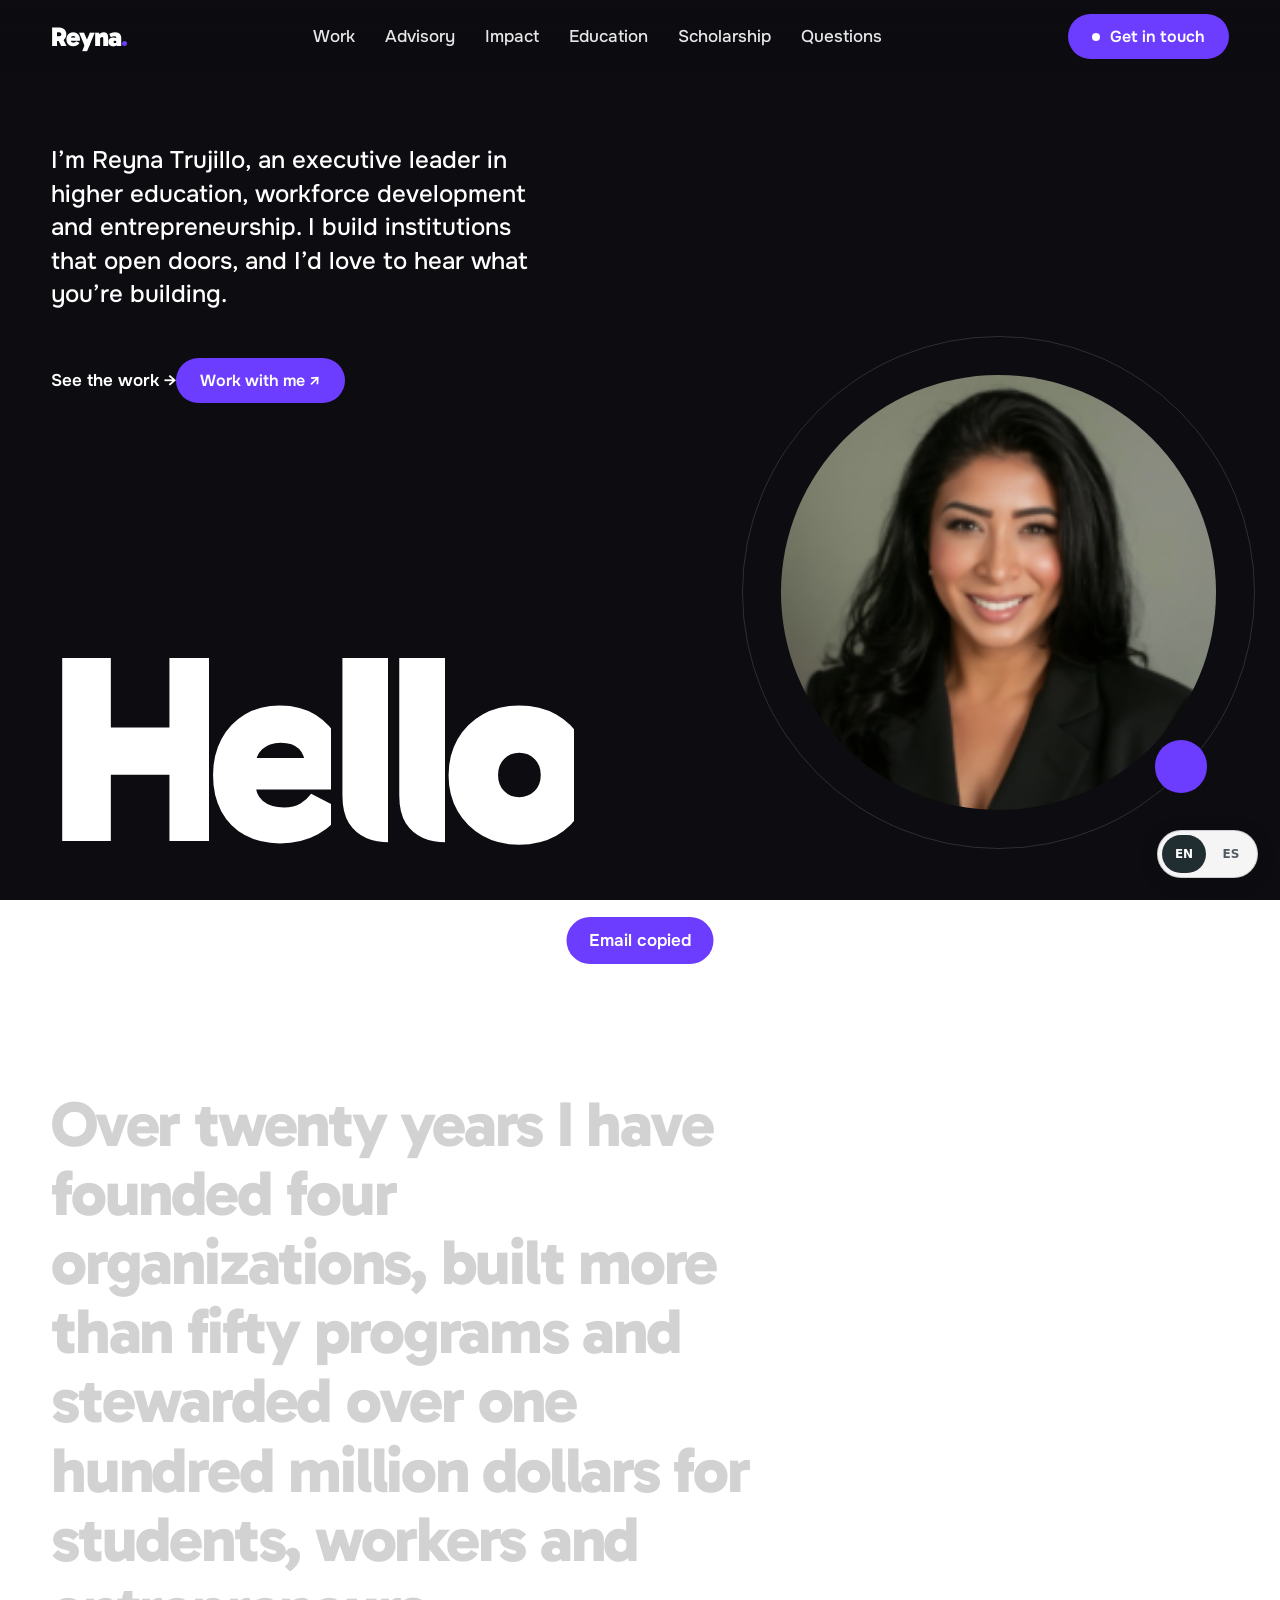
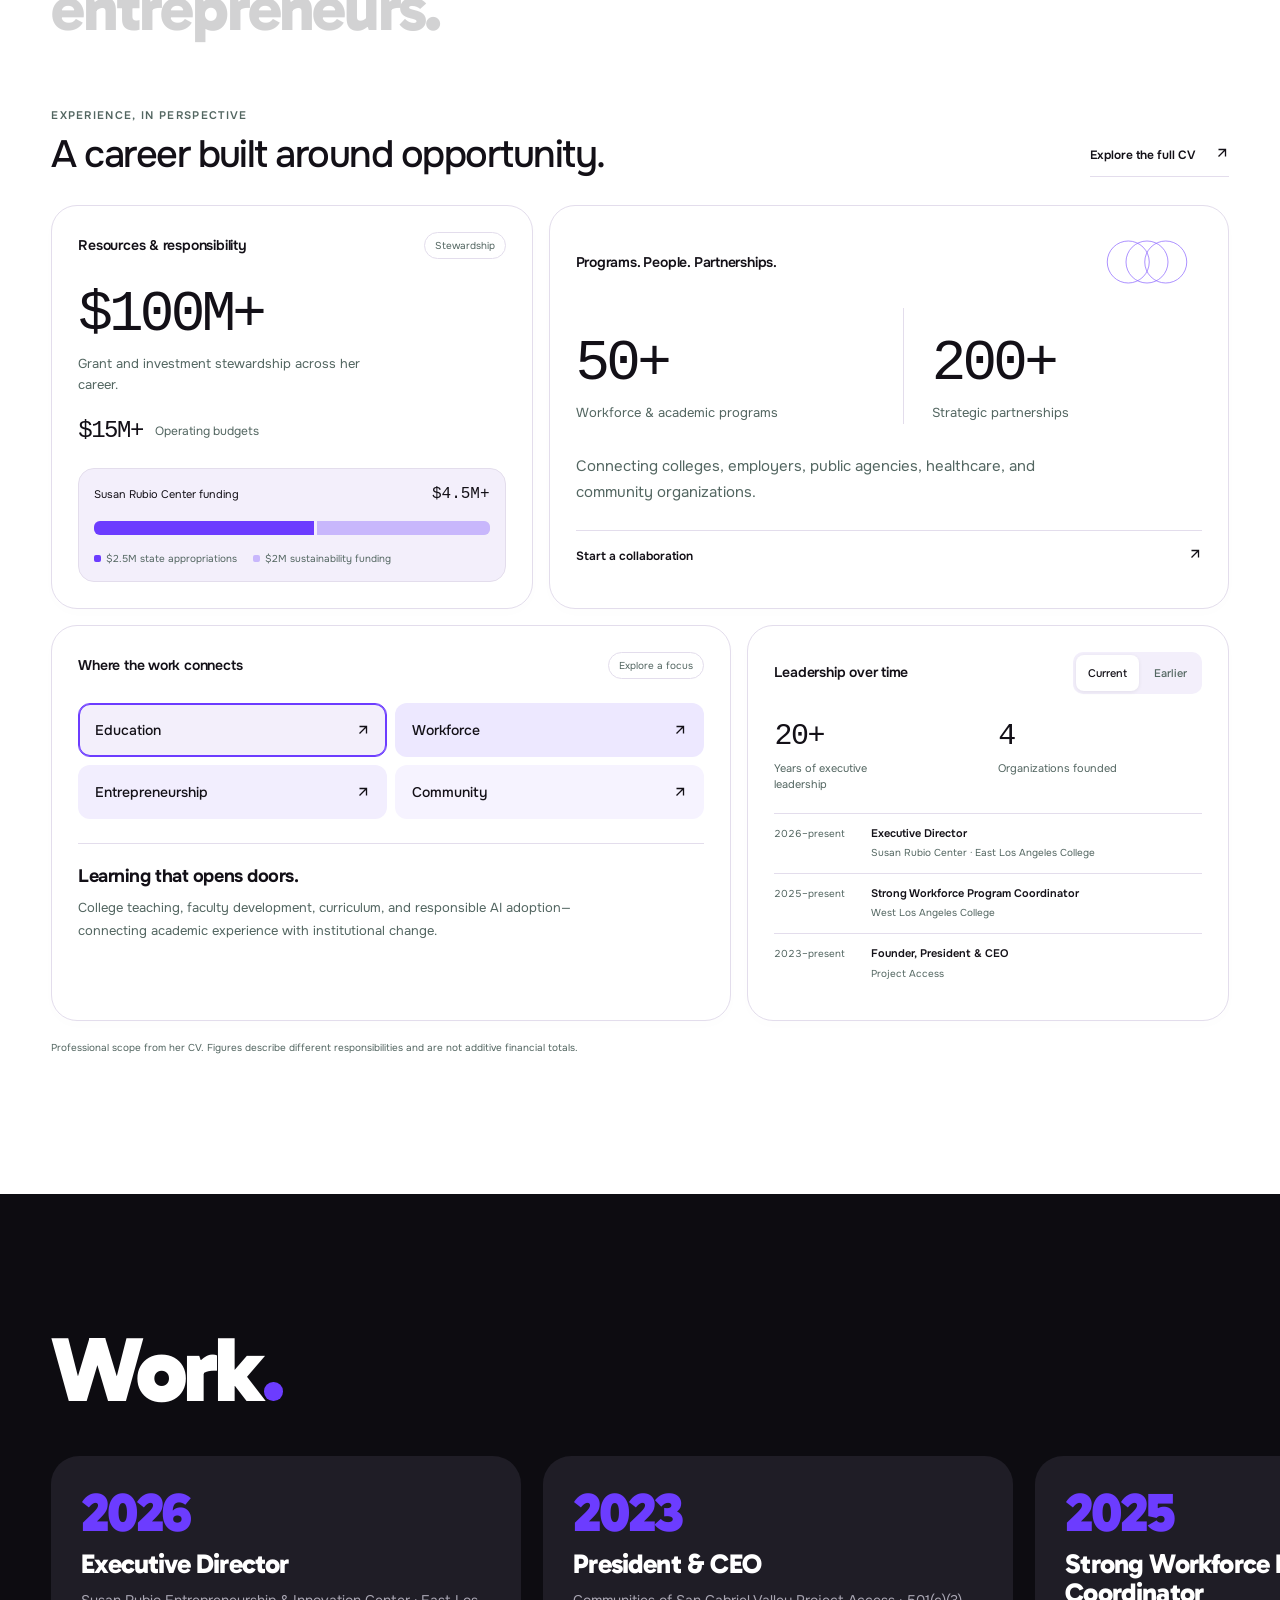
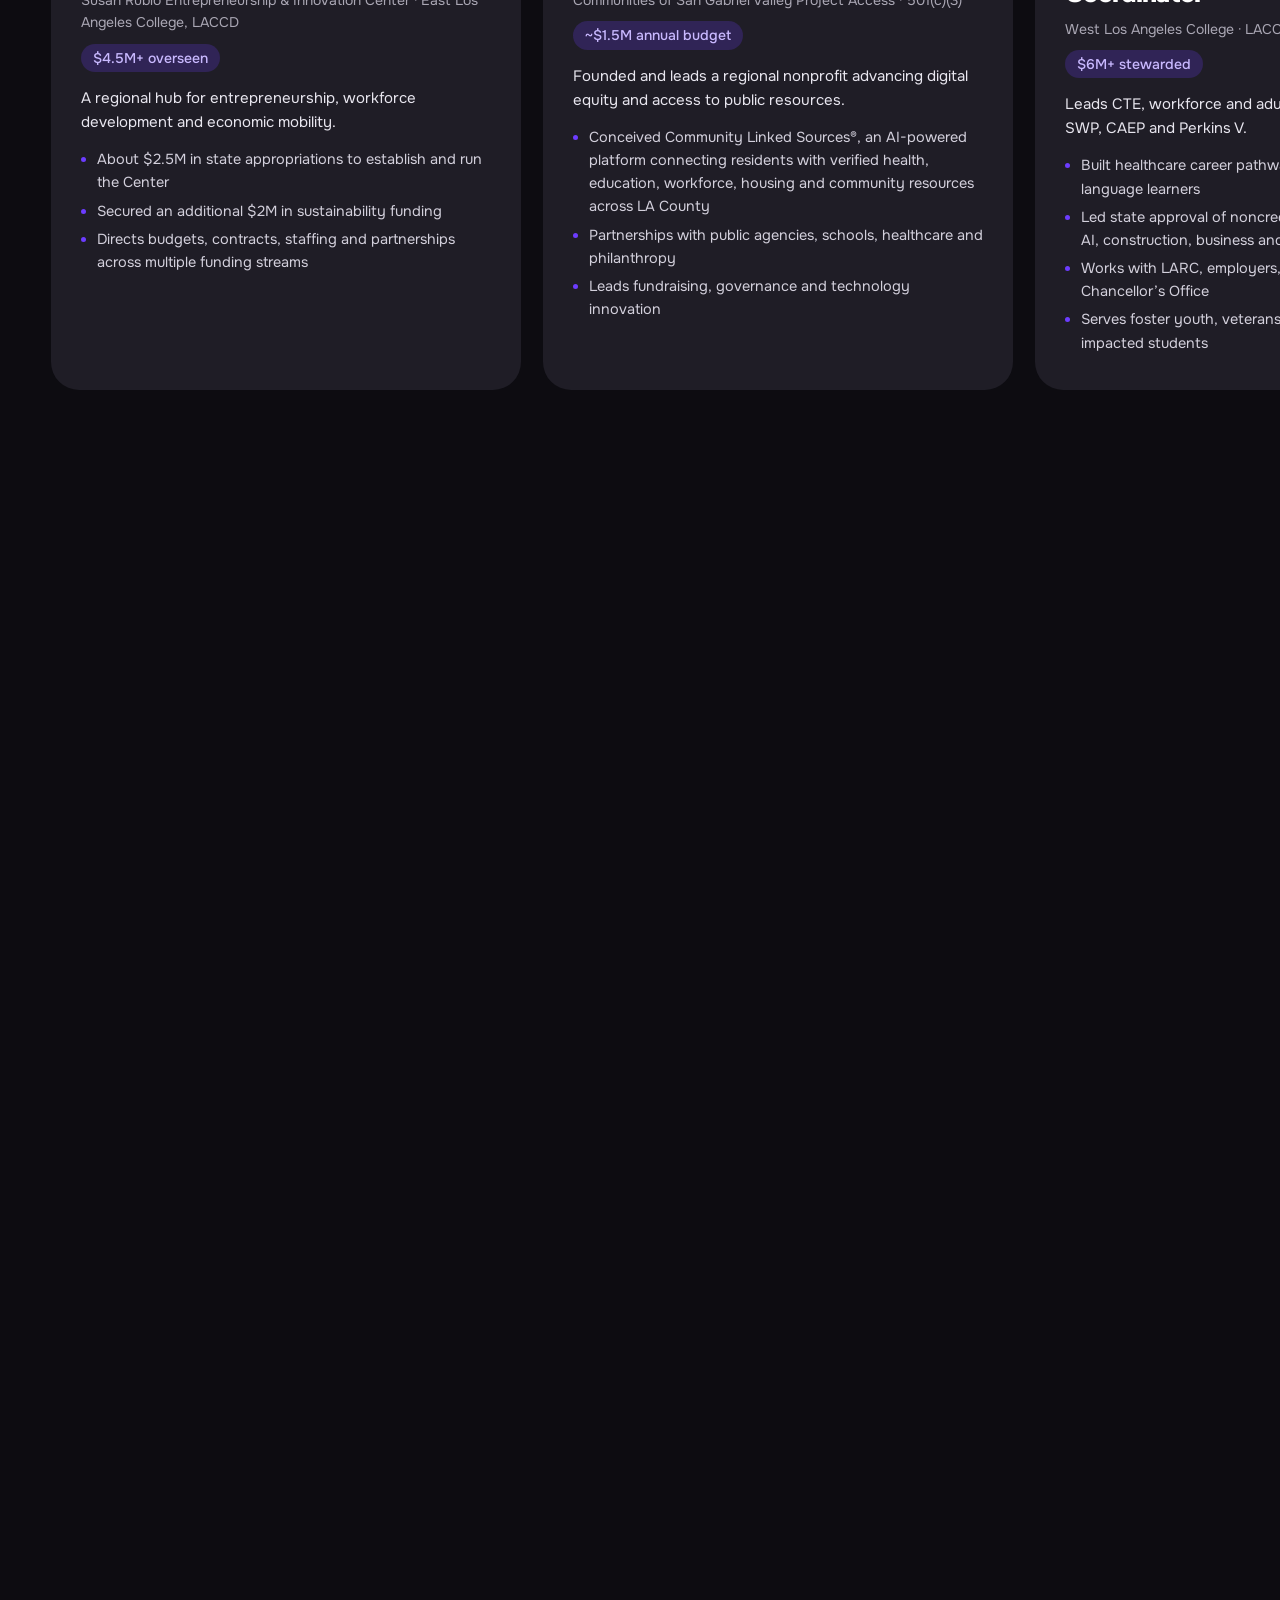
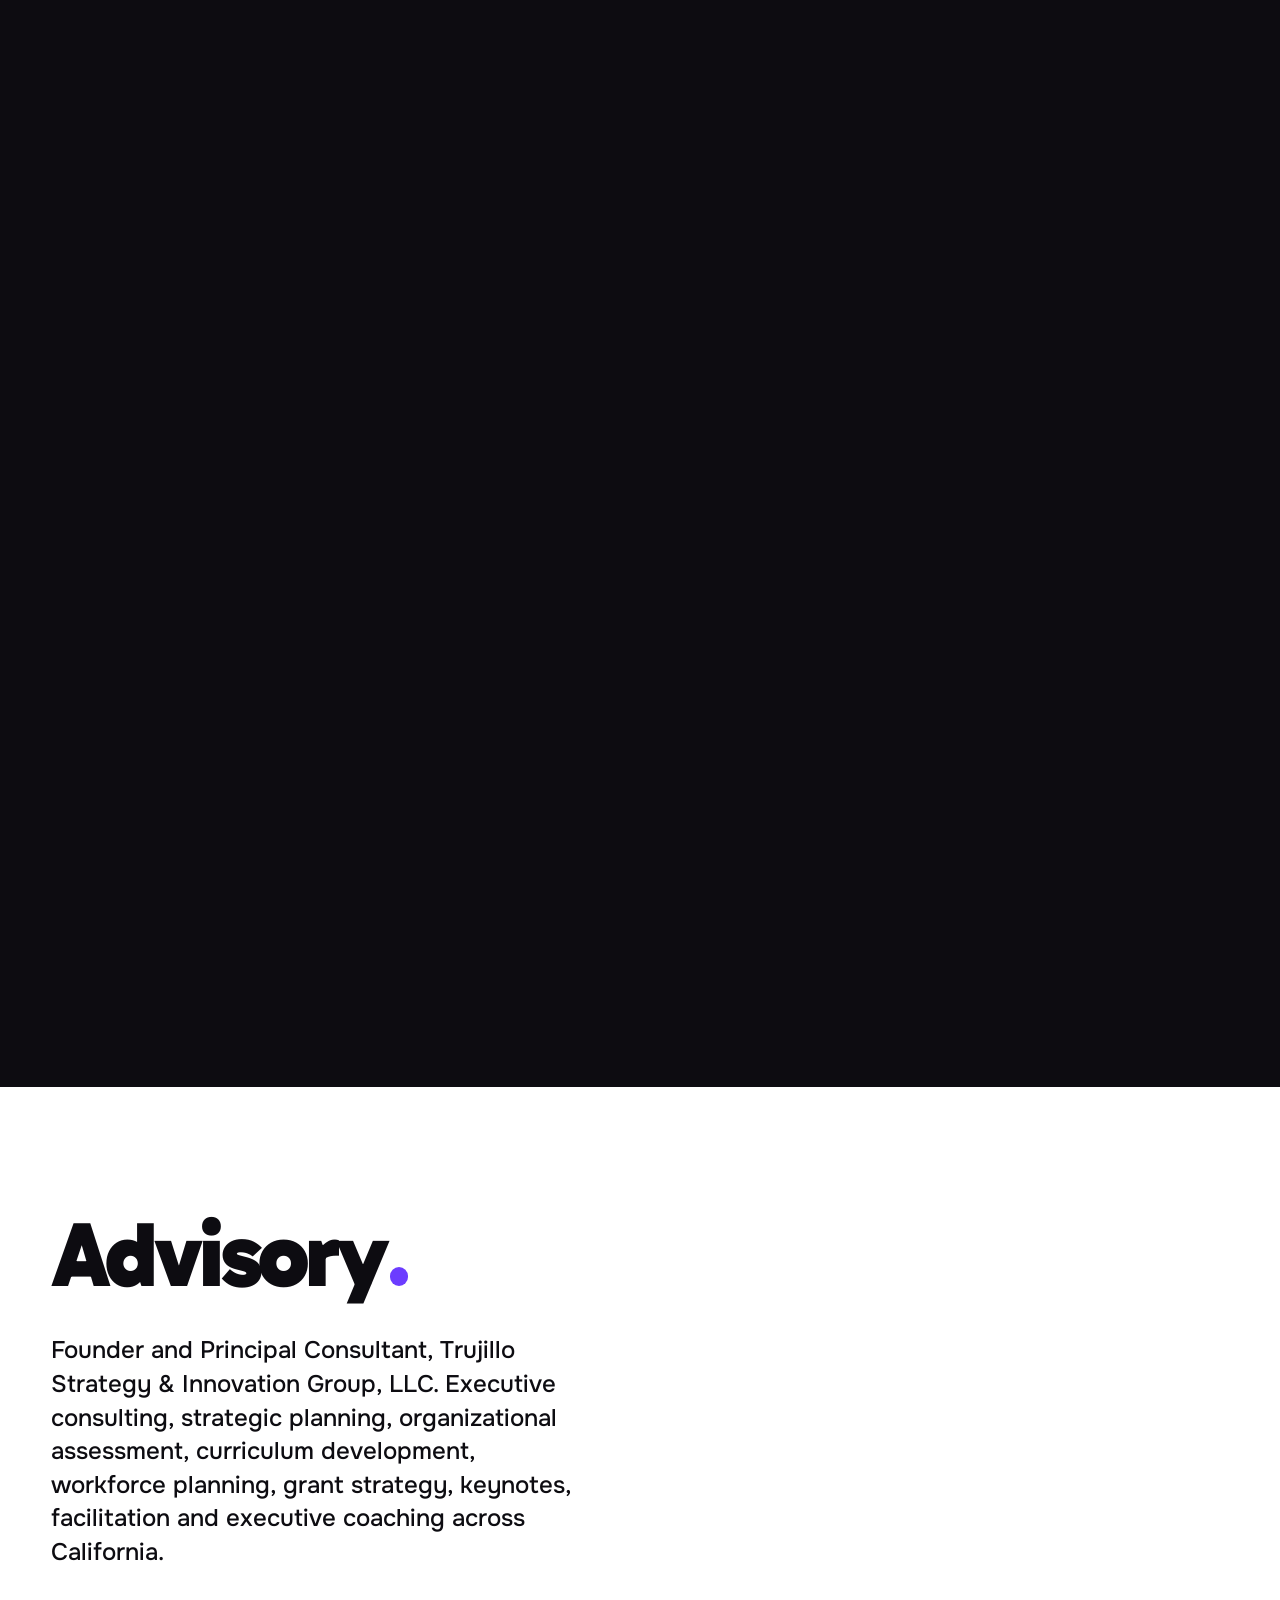
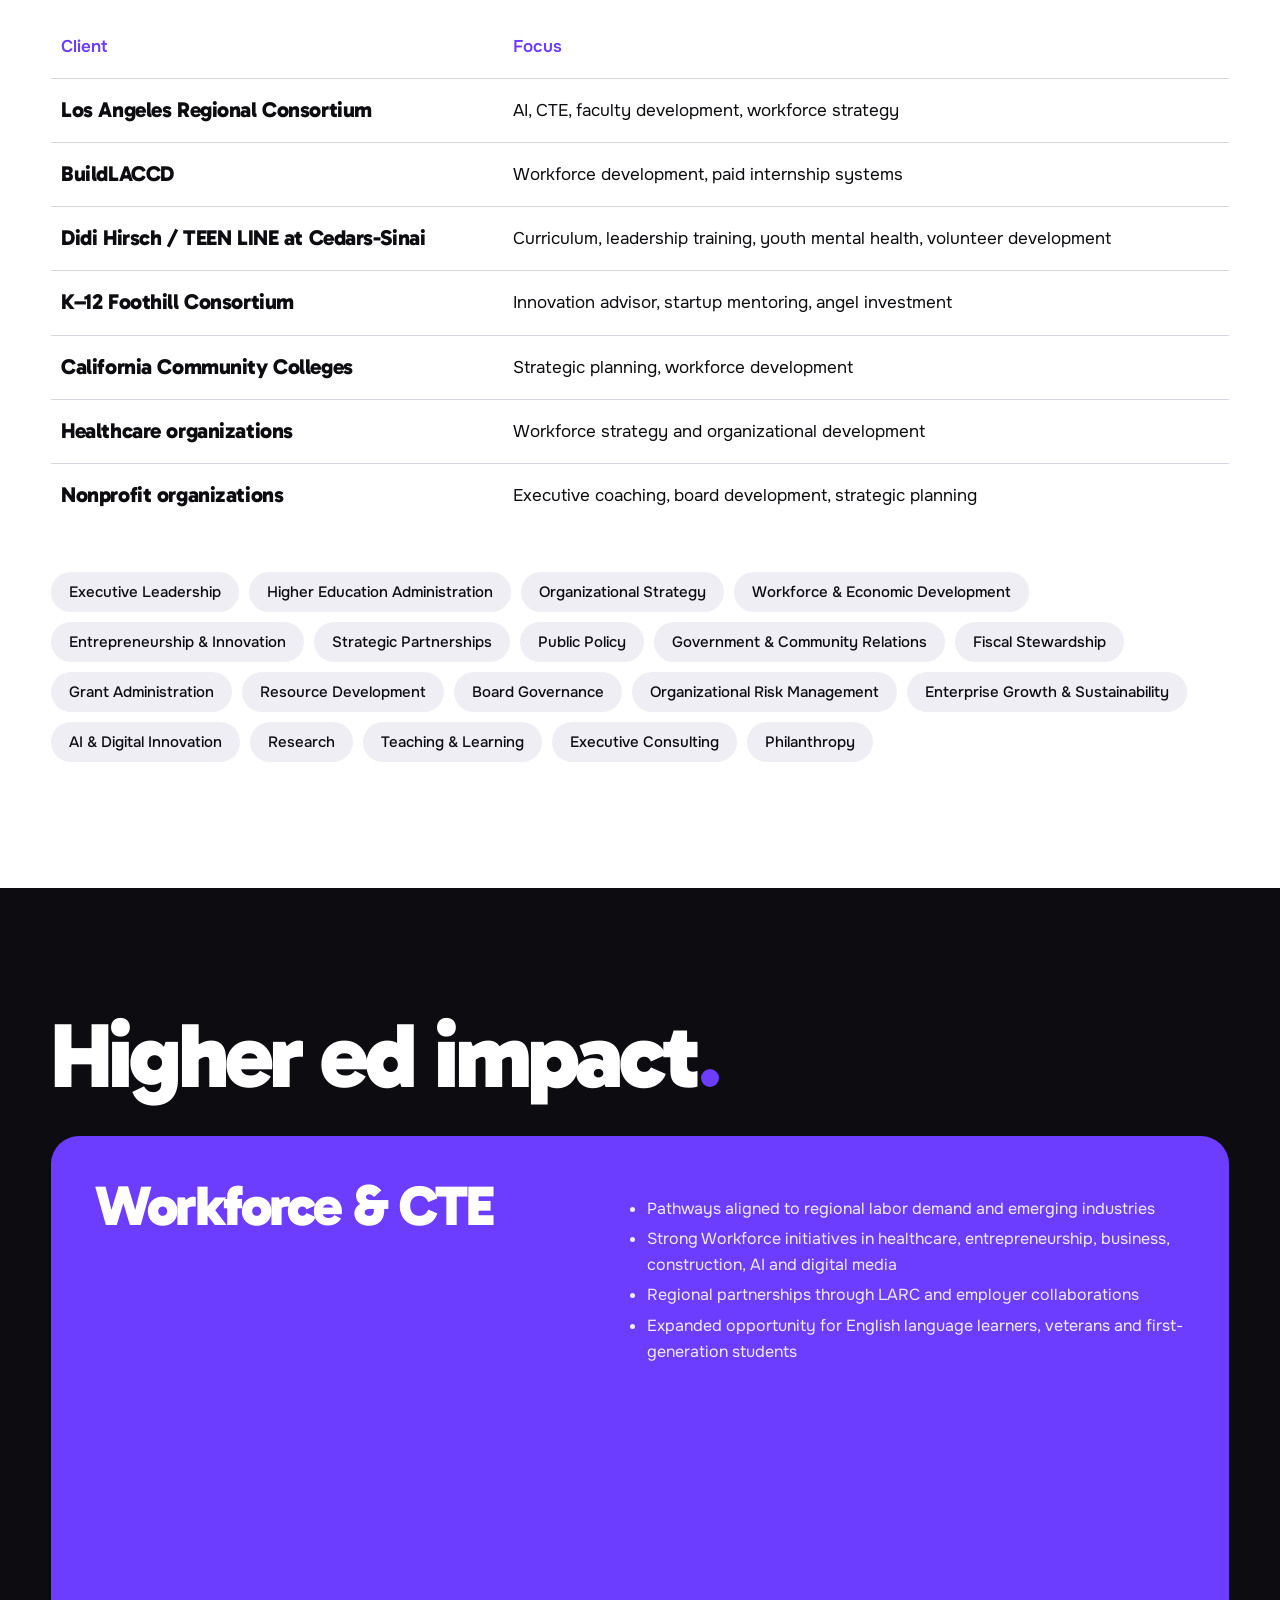
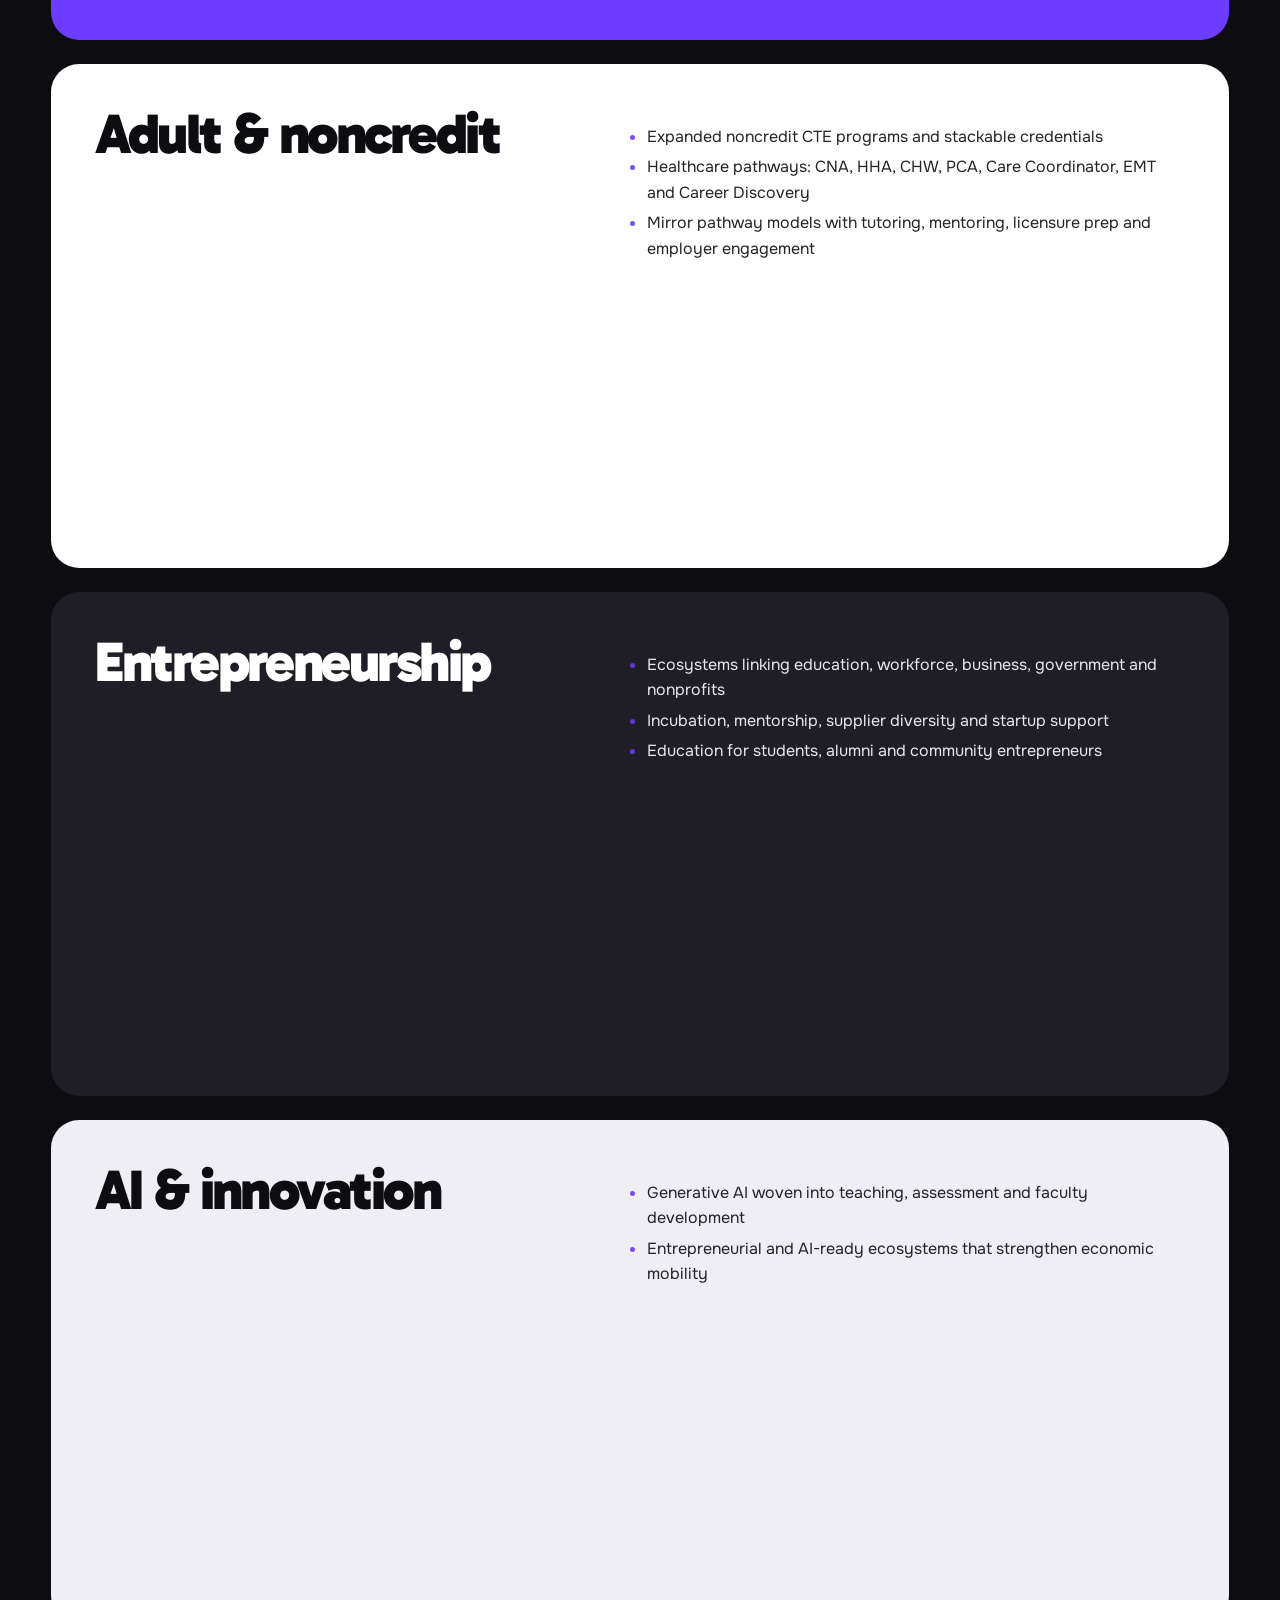
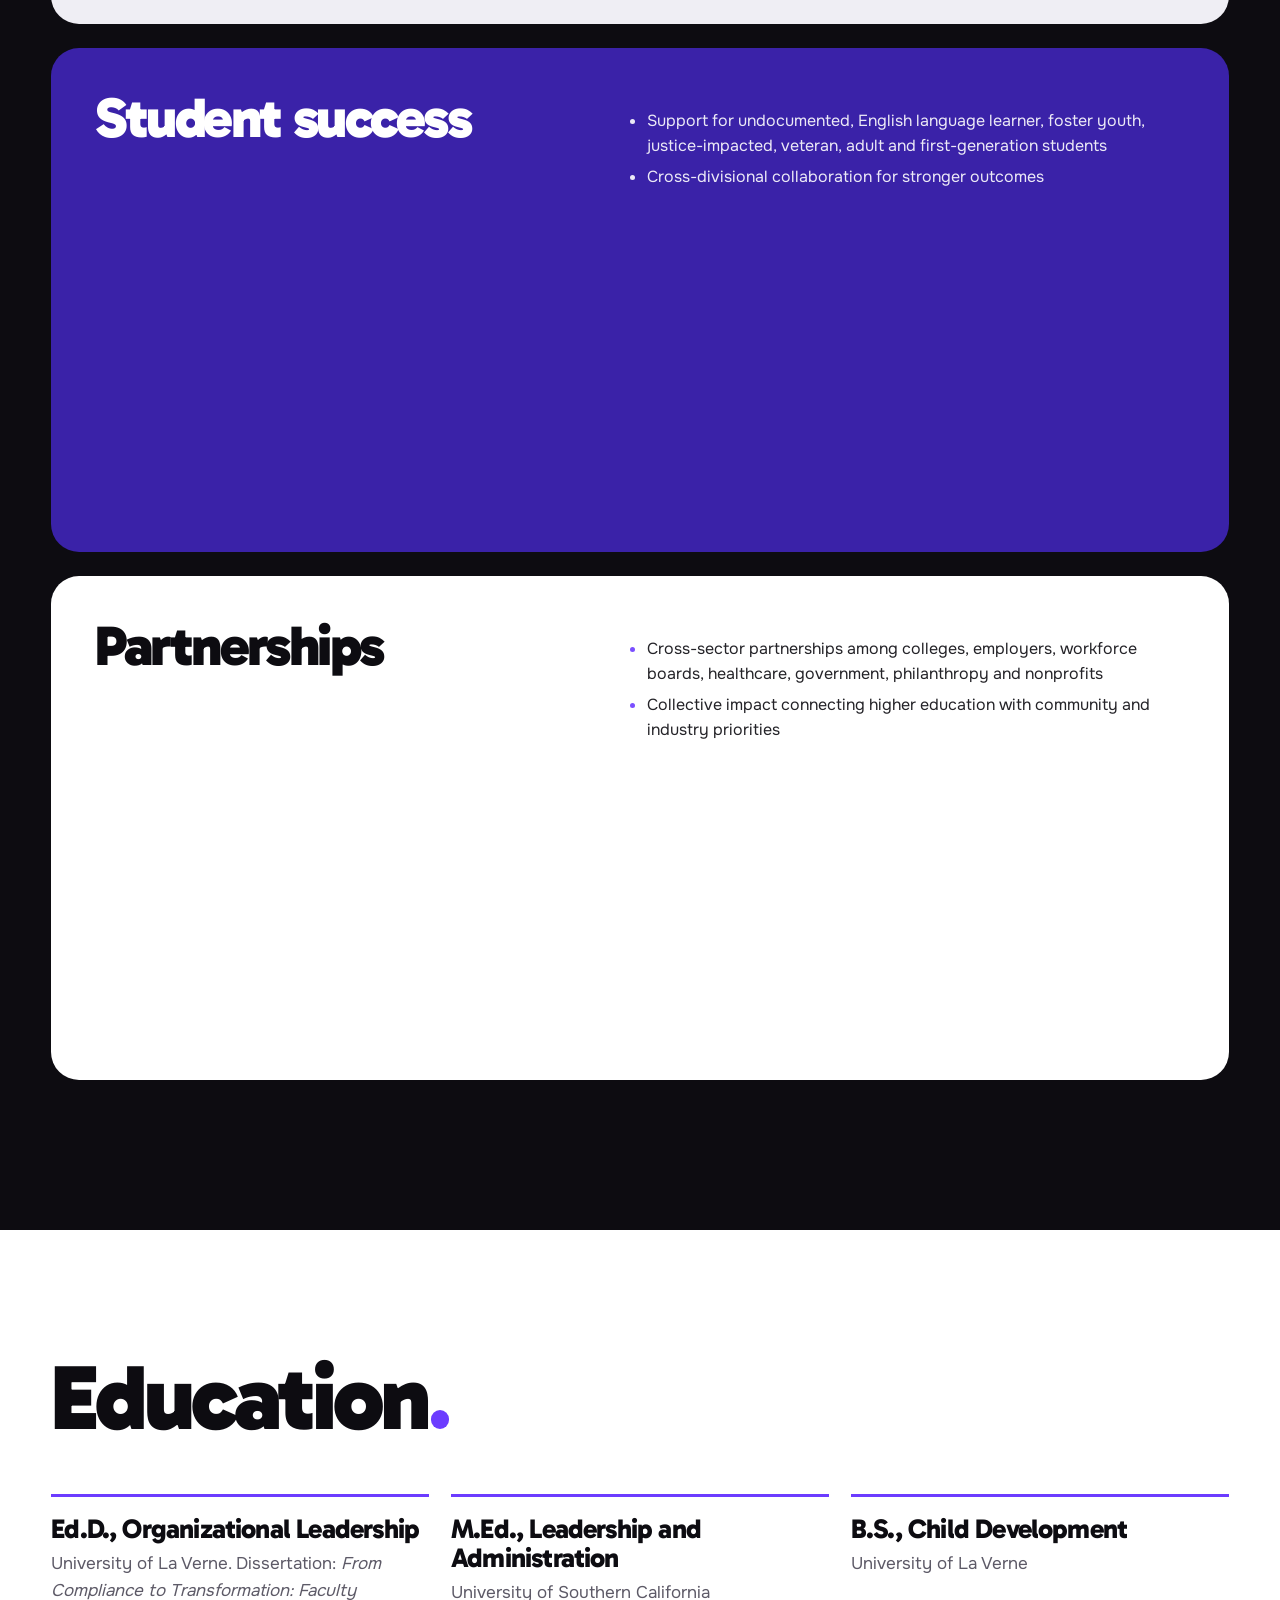
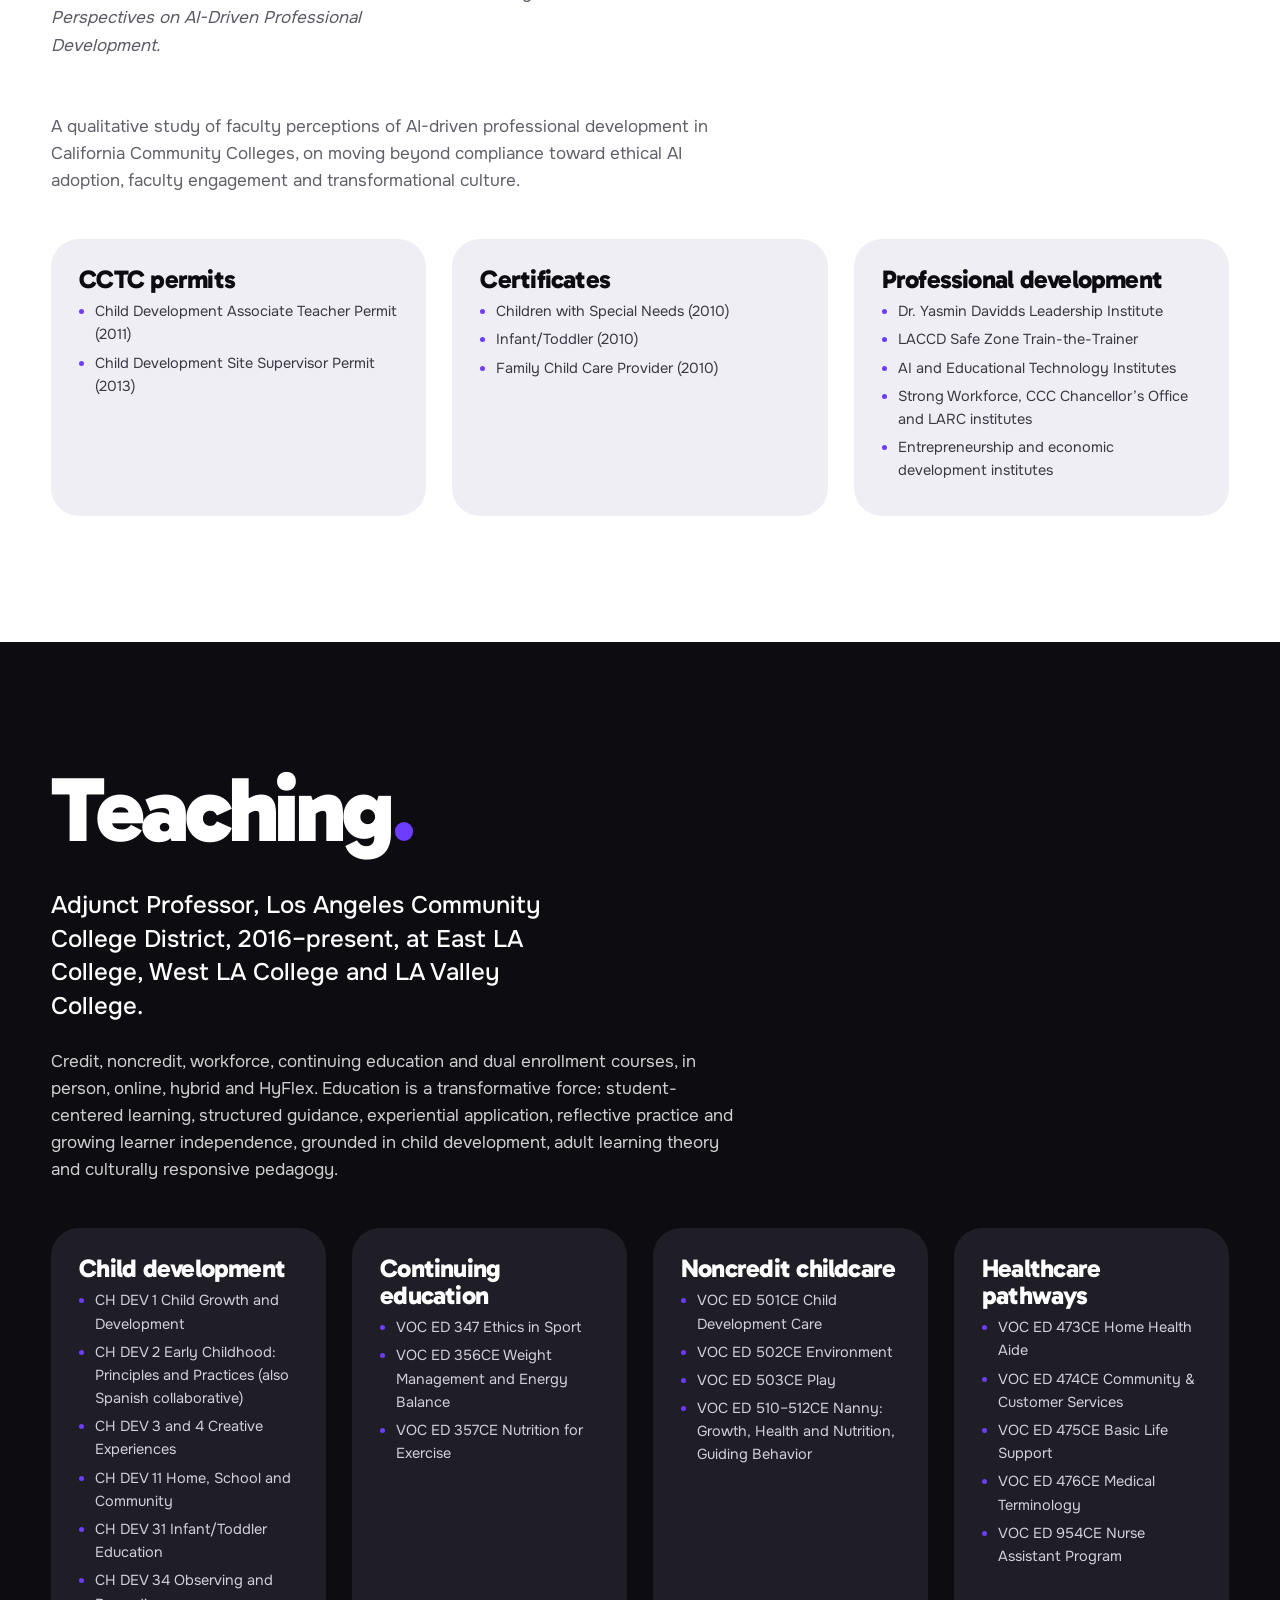
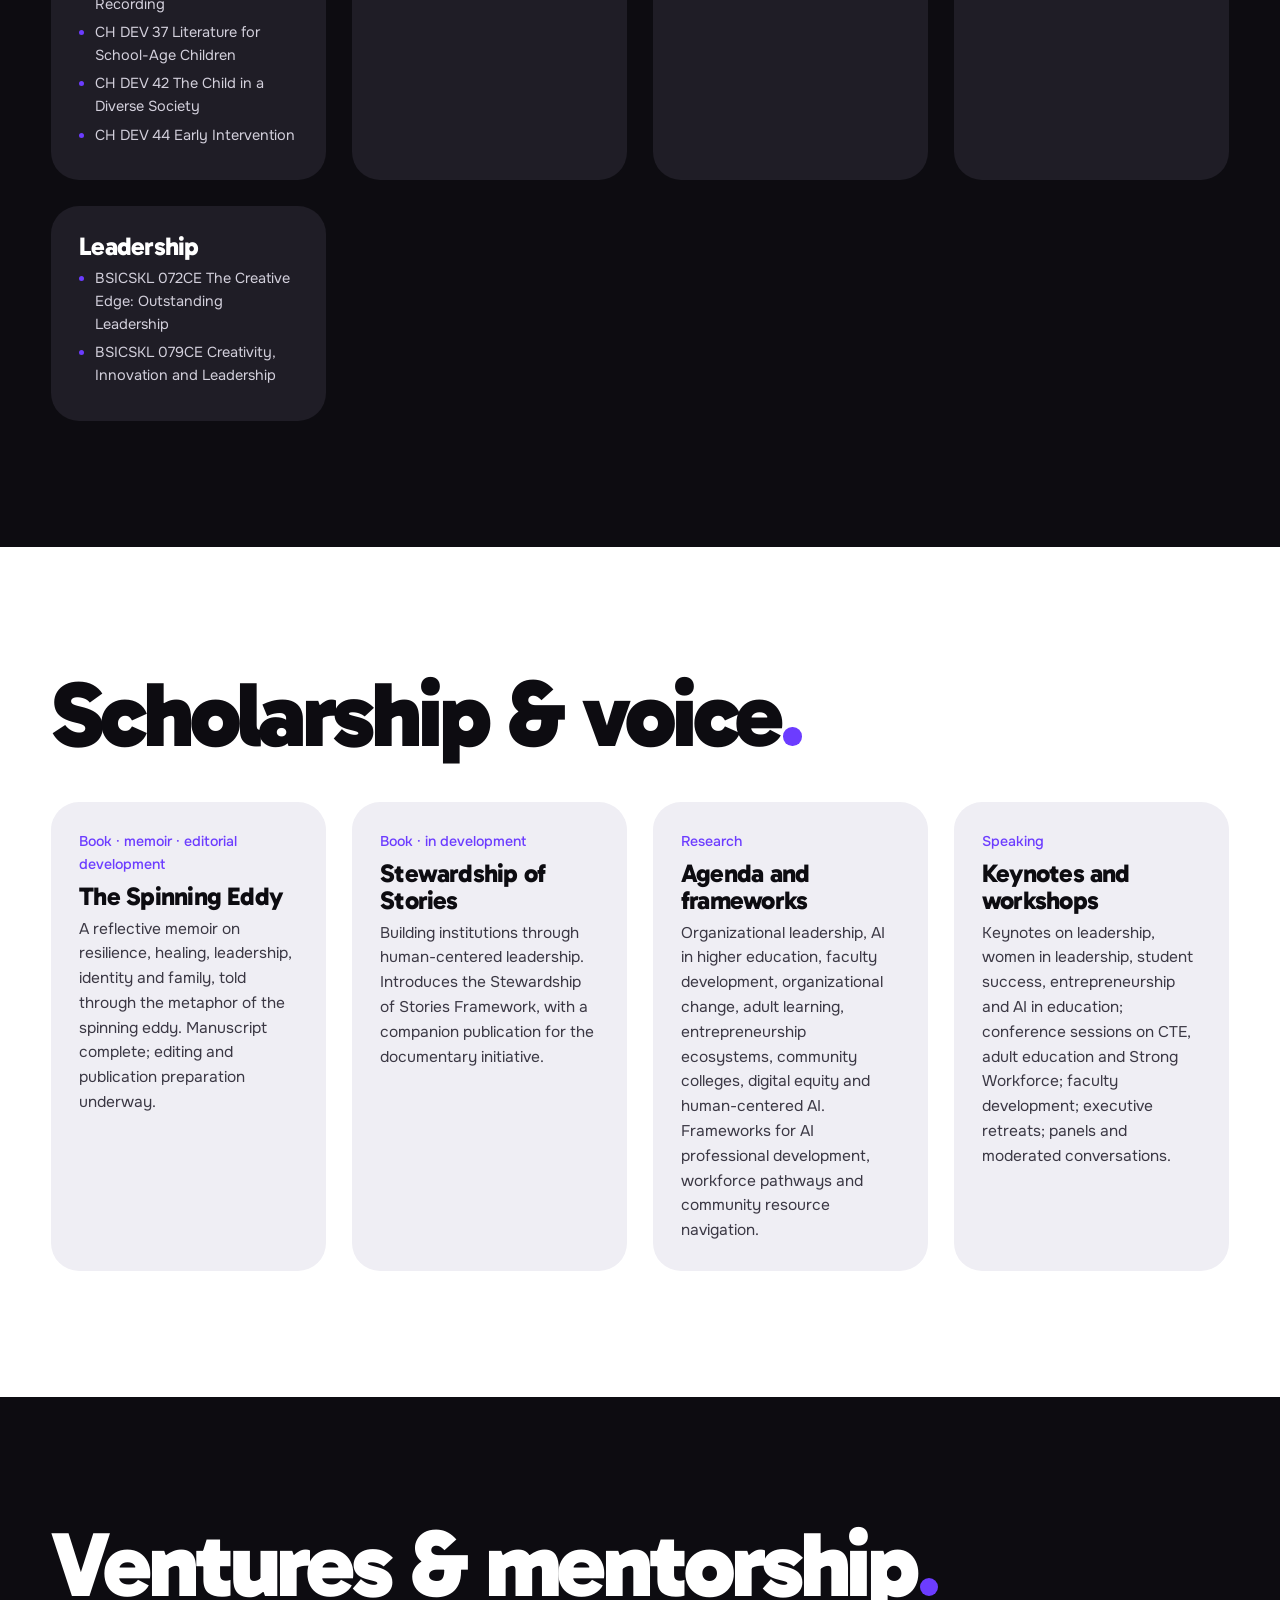
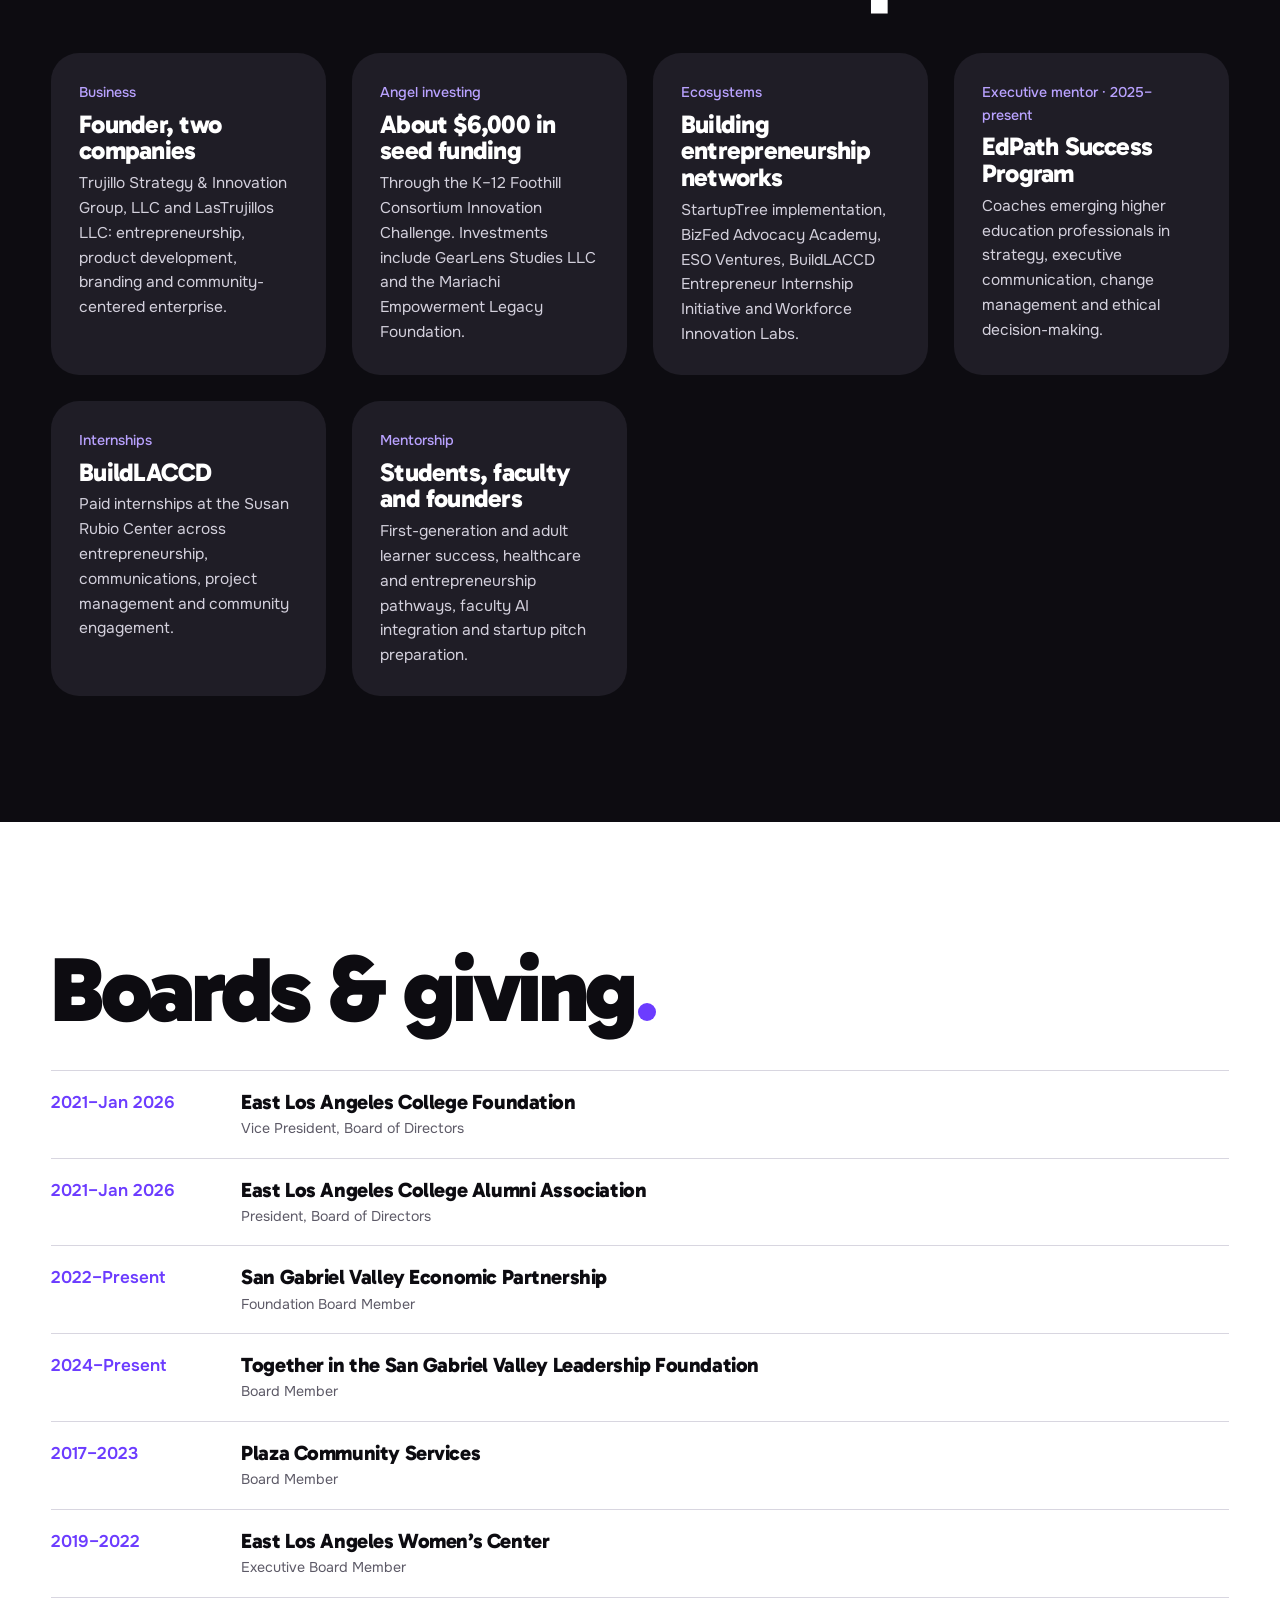
<file: Dr_Reyna_Trujillo_Standalone_Website/format-3/index.html>
<!DOCTYPE html>
<html lang="en"><head><meta charset="utf-8">
<meta name="viewport" content="width=device-width, initial-scale=1, viewport-fit=cover">
<title>Reyna Trujillo, Ed.D. — Executive leader, educator, entrepreneur</title>
<link rel="stylesheet" href="https://fonts.googleapis.com/css2?family=Gabarito:wght@600;800;900&family=Onest:wght@400;500;600&display=swap">
<style>
:root{--k:#0d0c11;--w:#fff;--v:#6c3cff;--g:#efeef4;--m:#aaa7b4;--d:#1f1d26;--f1:'Gabarito','Arial Black',Arial,sans-serif;--f2:'Onest',Arial,sans-serif;box-sizing:border-box;padding-bottom:env(safe-area-inset-bottom,0px)}
*,*::before,*::after{box-sizing:inherit}html{scroll-behavior:smooth;scroll-padding-top:80px}
body{margin:0;background:var(--k);font:400 17px/1.6 var(--f2);color:var(--w);overflow-x:hidden}
a{color:inherit}:focus-visible{outline:3px solid var(--v);outline-offset:3px}
.nav{position:fixed;top:0;left:0;right:0;z-index:60;display:flex;align-items:center;justify-content:space-between;padding:calc(14px + env(safe-area-inset-top,0px)) 4vw 14px;mix-blend-mode:normal;color:var(--w);background:linear-gradient(var(--k),transparent)}
.logo{font:900 1.7rem var(--f1);letter-spacing:-.04em;text-decoration:none}.dt{display:inline-block;width:.2em;height:.2em;background:var(--v);border-radius:50%;margin-left:.04em}
.links{display:flex;gap:30px;font-weight:500}.links a{text-decoration:none;opacity:.9;transition:opacity .2s}.links a:hover{opacity:1;color:#b9a2ff}
.pill{display:inline-flex;align-items:center;gap:10px;background:var(--v);color:#fff;padding:12px 24px;border-radius:99px;text-decoration:none;font-weight:600;border:0;font:600 16px var(--f2);cursor:pointer;transition:transform .2s,background .2s}.pill::before{content:"";width:8px;height:8px;border-radius:50%;background:#fff}.pill:hover{background:#7f58ff}
.ghost{background:none;border:1.5px solid currentColor;color:inherit}.ghost::before{display:none}.ghost:hover{background:var(--v);border-color:var(--v);color:#fff}
.menu{display:none;background:none;border:0;color:#fff;font:600 16px var(--f2);cursor:pointer}
#ov{position:fixed;inset:0;background:var(--k);z-index:70;display:none;flex-direction:column;justify-content:center;gap:10px;padding:8vw}#ov.open{display:flex}#ov a{font:900 3rem var(--f1);letter-spacing:-.04em;text-decoration:none}
section{position:relative}.k{background:var(--k);color:var(--w)}.w{background:var(--w);color:var(--k)}
.pad{padding:clamp(80px,14vh,150px) 4vw}.in{max-width:1240px;margin:0 auto}
.h{font:900 clamp(2.6rem,7.2vw,6.6rem)/.92 var(--f1);letter-spacing:-.045em;margin:0 0 .4em}
.lead{font-size:clamp(1.1rem,2vw,1.5rem);line-height:1.4;font-weight:500;max-width:34ch}.p2{max-width:62ch;opacity:.8}
.hero{min-height:100svh;display:grid;grid-template-rows:auto 1fr;padding:120px 4vw 4vw;overflow:hidden}
.hero .lead{max-width:30ch}.hero .intro a{display:inline-block;margin-top:22px;font-weight:600;text-decoration:none}
.hello{align-self:end;font:900 clamp(6.5rem,25vw,24rem)/.78 var(--f1);letter-spacing:-.075em;margin:0 0 -.02em;display:flex}
.hello span{display:inline-block;transform:translateY(105%);animation:up 1s cubic-bezier(.2,.9,.2,1) forwards}.hw{overflow:hidden;padding-bottom:.08em;margin-bottom:-.08em;display:block}
@keyframes up{to{transform:none}}
.ap{position:absolute;right:5vw;bottom:5vh;width:clamp(230px,38vw,520px);aspect-ratio:1}
.ap::before{content:"";position:absolute;inset:-9%;border:1px solid rgba(255,255,255,.14);border-radius:50%}
.ph{position:absolute;inset:0;border-radius:50%;overflow:hidden;cursor:pointer;margin:0;transition:transform .5s cubic-bezier(.2,.9,.2,1)}.ph:hover{transform:scale(1.04)}
.ph img{position:absolute;inset:0;width:100%;height:100%;object-fit:cover;transition:opacity .6s}.ph img+img{opacity:0}.ph:hover img+img,.ph.alt img+img{opacity:1}
.sat{position:absolute;right:2%;bottom:4%;width:12%;aspect-ratio:1;border-radius:50%;background:var(--v);animation:orb 8s linear infinite;transform-origin:-370% -330%}
@keyframes orb{0%{transform:rotate(0)}100%{transform:rotate(360deg)}}
.sat{animation:none}
/* statement */
.st{font:800 clamp(1.8rem,5vw,4.4rem)/1.08 var(--f1);letter-spacing:-.035em;max-width:20ch}.st span{opacity:.18;transition:opacity .3s}.st span.on{opacity:1}
.stats{display:grid;grid-template-columns:repeat(auto-fit,minmax(150px,1fr));gap:30px;margin-top:9vh}.stats b{display:block;font:900 clamp(2.6rem,6vw,5rem)/1 var(--f1);letter-spacing:-.05em}.stats b::after{content:"";display:inline-block;width:.14em;height:.14em;background:var(--v);border-radius:50%;margin-left:.04em}.stats small{display:block;color:#5d5a67;font-weight:500;line-height:1.3;margin-top:6px}
/* work */
.work{height:300vh}.stage{position:sticky;top:0;height:100svh;overflow:hidden;display:flex;flex-direction:column;justify-content:center;padding-top:60px}
.work .hd{padding:0 4vw}.work .hd .h{margin-bottom:.15em}
.track{display:flex;gap:22px;padding:30px 4vw;will-change:transform}
.case{flex:none;width:min(470px,82vw);background:var(--d);border-radius:28px;padding:30px;display:flex;flex-direction:column;gap:10px;transition:transform .35s,background .35s}.case:hover{transform:translateY(-8px);background:#2a2733}
.case .y{font:900 3.4rem/1 var(--f1);letter-spacing:-.05em;color:var(--v)}.case h3{font:800 1.7rem/1.05 var(--f1);letter-spacing:-.03em;margin:0}.case .o{color:var(--m);font-size:14px}
.tag{display:inline-block;background:rgba(108,60,255,.22);color:#c9b9ff;padding:3px 12px;border-radius:99px;font-size:14px;font-weight:500;margin:0 6px 4px 0}
.case ul,.card ul{margin:4px 0 0;padding-left:1.1em;font-size:14.5px;color:#d3d0dc}li{margin-bottom:5px}li::marker{color:var(--v)}.case p{margin:0;font-size:15px;color:#e8e6ef}
/* tables, lists */
table{width:100%;border-collapse:collapse;margin-top:5vh}td,th{text-align:left;padding:18px 10px;border-top:1px solid #d8d6e0;vertical-align:top}th{color:#6c3cff;font-weight:600;border:0}td:first-child{font:800 1.35rem var(--f1);letter-spacing:-.02em}tr:hover td{background:var(--g)}
.chips{display:flex;flex-wrap:wrap;gap:10px;margin-top:5vh}.chip{padding:8px 18px;border-radius:99px;background:var(--g);font-weight:500;font-size:15px;transition:background .2s,color .2s,transform .2s}.chip:hover{background:var(--v);color:#fff;transform:translateY(-3px)}
.k .chip{background:var(--d)}
/* stacked cards */
.svc{position:sticky;border-radius:28px;padding:clamp(24px,4vw,44px);min-height:56vh;margin-bottom:24px;display:grid;grid-template-columns:1fr 1.2fr;gap:30px;align-items:start}
.svc h3{font:900 clamp(2rem,4.4vw,3.8rem)/.95 var(--f1);letter-spacing:-.045em;margin:0}.svc ul{font-size:16px;color:inherit;opacity:.9}.svc.a{background:var(--v)}.svc.b{background:var(--w);color:var(--k)}.svc.c{background:var(--d)}.svc.d2{background:var(--g);color:var(--k)}.svc.e{background:#3a22a8}.svc.f{background:#fff;color:var(--k)}
.svc.b li::marker,.svc.d2 li::marker,.svc.f li::marker{color:var(--v)}.svc.a li::marker,.svc.e li::marker{color:#fff}
/* steps */
.steps{display:grid;grid-template-columns:repeat(auto-fit,minmax(260px,1fr));gap:22px;margin-top:6vh}.step{border-top:3px solid var(--v);padding-top:18px}.step h3{font:800 1.7rem/1.05 var(--f1);letter-spacing:-.03em;margin:0 0 6px}.step p{margin:0;color:#5d5a67}
.grid{display:grid;grid-template-columns:repeat(auto-fit,minmax(290px,1fr));gap:26px;margin-top:5vh}
.card{background:var(--d);border-radius:28px;padding:28px;transition:transform .3s}.card:hover{transform:translateY(-6px)}.card h3{font:800 1.6rem/1.05 var(--f1);letter-spacing:-.03em;margin:0 0 6px}.card p{margin:0;color:#d3d0dc;font-size:15.5px}.card small{display:block;color:#b9a2ff;margin-bottom:8px;font-weight:500}
.w .card{background:var(--g)}.w .card p,.w .card ul{color:#3b3844}.w .card small{color:var(--v)}
.row{display:grid;grid-template-columns:170px 1fr;gap:20px;padding:18px 0;border-top:1px solid #d8d6e0}.row b{font:800 1.3rem var(--f1);letter-spacing:-.02em}.row small{display:block;color:#5d5a67}.row .y{color:var(--v);font-weight:600}
/* faq */
details{border-top:1px solid #34313d;padding:20px 0}summary{cursor:pointer;font:800 clamp(1.3rem,2.6vw,2rem) var(--f1);letter-spacing:-.03em;list-style:none;display:flex;justify-content:space-between;gap:20px}summary::-webkit-details-marker{display:none}summary::after{content:"+";color:var(--v);font-size:2rem;line-height:1;transition:transform .3s}details[open] summary::after{transform:rotate(45deg)}details p{max-width:62ch;color:#d3d0dc;margin:12px 0 0}
/* contact + footer */
.talk{font:900 clamp(4rem,17vw,16rem)/.82 var(--f1);letter-spacing:-.07em;margin:0 0 .15em}
.btns{display:flex;flex-wrap:wrap;gap:14px;margin-top:4vh}
.foot{min-height:90vh;display:flex;flex-direction:column;justify-content:flex-end;padding:100px 4vw 4vw;overflow:hidden}.bye{font:900 clamp(7rem,28vw,28rem)/.78 var(--f1);letter-spacing:-.08em;margin:0}.foot .ap{bottom:12vh}
.fine{display:flex;justify-content:space-between;flex-wrap:wrap;gap:10px;color:var(--m);font-size:14px;margin-top:5vh}
#toast{position:fixed;left:50%;bottom:26px;transform:translate(-50%,90px);background:var(--v);color:#fff;padding:10px 22px;border-radius:99px;transition:transform .35s;z-index:80;font-weight:600}#toast.show{transform:translate(-50%,0)}
@media(max-width:820px){.links{display:none}.menu{display:block}.nav .pill{display:none}.svc{grid-template-columns:1fr}.row{grid-template-columns:1fr;gap:4px}.ap{position:relative;right:auto;bottom:auto;margin:30px auto 0;width:min(70vw,320px)}.hero{display:block;padding-top:110px}.hello{margin-top:30px}}
@media(max-width:820px),(prefers-reduced-motion:reduce){.work{height:auto!important}.stage{position:static;height:auto;padding:80px 0}.track{flex-direction:column;transform:none!important}.case{width:auto}}
@media(prefers-reduced-motion:reduce){*{animation:none!important;transition:none!important}.hello span{transform:none}.st span{opacity:1}html{scroll-behavior:auto}}
table{overflow-wrap:anywhere}.grid{grid-template-columns:repeat(auto-fit,minmax(min(100%,270px),1fr))}@media(max-width:700px){.hero .ap{position:relative;right:auto;bottom:auto;width:75%;margin:40px auto}.hello{font-size:24vw}.hero{padding-top:120px}.hero .intro{position:relative;z-index:2}.links{gap:16px}}

/* Each portrait owns a single image and stays inside its section. */
.hero,.foot{position:relative}.ph{cursor:default}.ph img{opacity:1;transition:none}.ph:hover{transform:none}.foot{display:grid;grid-template-columns:minmax(0,1fr) minmax(220px,38%);gap:28px;align-items:center;min-height:auto;padding-top:100px}.foot>.ap{position:relative;inset:auto;grid-column:2;grid-row:1/3;width:100%;max-width:420px;margin:0;justify-self:end}.foot>.lead{grid-column:1;grid-row:1;max-width:100%!important}.foot>.bye{grid-column:1;grid-row:2;font-size:clamp(6rem,20vw,20rem)}.foot>.fine{grid-column:1/-1}.hero .intro{max-width:48%;position:relative;z-index:2}.hero .hello{max-width:58%;font-size:clamp(6rem,21vw,21rem)}.hero>.ap{width:clamp(220px,34vw,470px);right:5vw;bottom:10vh}
@media(max-width:820px){.hero .intro{max-width:100%}.hero .hello{max-width:100%;font-size:24vw}.hero>.ap{position:relative;inset:auto;width:min(70vw,320px);margin:40px auto}.foot{grid-template-columns:minmax(0,1fr);padding-top:70px;gap:36px}.foot>.ap{grid-column:1;grid-row:auto;justify-self:center;width:min(70vw,300px)}.foot>.lead,.foot>.bye,.foot>.fine{grid-column:1;grid-row:auto}.foot>.bye{font-size:26vw}}

#stats{grid-template-columns:repeat(3,minmax(0,1fr));gap:36px 28px;margin-top:64px}#stats>div{min-width:0;padding:24px 0;border-top:1px solid #0d0c1126}#stats b{font-size:clamp(2.4rem,4.8vw,4rem);line-height:1.15;white-space:nowrap;letter-spacing:-.045em;font-variant-numeric:tabular-nums}#stats b::after{display:none}#stats small{font-size:14px;line-height:1.5;margin-top:12px;max-width:25ch}#stats>div::before{content:'';display:block;width:7px;height:7px;background:var(--v);border-radius:50%;margin-bottom:16px}@media(max-width:700px){#stats{grid-template-columns:repeat(2,minmax(0,1fr));gap:24px 20px}#stats b{font-size:clamp(1.8rem,7vw,2.8rem)}#stats small{font-size:12px}}@media(max-width:340px){#stats{grid-template-columns:minmax(0,1fr)}}
</style><link rel="stylesheet" href="../assets/connect.css?v=2"><link rel="stylesheet" href="../assets/community.css"><link rel="stylesheet" href="../assets/research.css"><link rel="stylesheet" href="../assets/linkedin-gallery.css"><link rel="stylesheet" href="../assets/impact-bento.css?v=1"><link rel="stylesheet" href="../assets/distinct-first-three.css?v=1"><link rel="stylesheet" href="../assets/site-language.css?v=1"><link rel="stylesheet" href="../assets/format-three-refinement.css?v=1"></head><body class="format-three">
<header class="nav"><a class="logo" href="#top">Reyna<i class="dt"></i></a><nav class="links" aria-label="Main"><a href="#work">Work</a><a href="#advisory">Advisory</a><a href="#expertise">Impact</a><a href="#education">Education</a><a href="#scholarship">Scholarship</a><a href="#faq">Questions</a></nav><a class="pill" href="#contact" data-mag>Get in touch</a><button class="menu" id="mb" aria-expanded="false">Menu</button></header>
<div id="ov" aria-label="Menu"><a href="#work">Work</a><a href="#expertise">Impact</a><a href="#education">Education</a><a href="#scholarship">Scholarship</a><a href="#contact">Contact</a></div>
<main id="top">
<section class="hero k"><div class="intro"><p class="lead">I’m Reyna Trujillo, an executive leader in higher education, workforce development and entrepreneurship. I build institutions that open doors, and I’d love to hear what you’re building.</p><a href="#work">See the work →</a></div>
<h1 class="hello" aria-label="Hello"><span class="hw"><span>H</span></span><span class="hw"><span style="animation-delay:.08s">e</span></span><span class="hw"><span style="animation-delay:.16s">l</span></span><span class="hw"><span style="animation-delay:.24s">l</span></span><span class="hw"><span style="animation-delay:.32s">o</span></span></h1>
<div class="ap"><figure class="ph" id="ph"><img id="i1" src="../assets/reyna-trujillo.png" alt="Portrait of Dr. Reyna Trujillo"></figure><span class="sat"></span></div></section>

<section class="w pad" id="statement"><div class="in"><p class="st" id="st">Over twenty years I have founded four organizations, built more than fifty programs and stewarded over one hundred million dollars for students, workers and entrepreneurs.</p><div class="stats" id="stats"></div></div></section>

<section class="work k" id="work"><div class="stage"><div class="hd"><h2 class="h">Work<i class="dt"></i></h2></div><div class="track" id="track"></div></div></section>

<section class="w pad" id="advisory"><div class="in"><h2 class="h">Advisory<i class="dt"></i></h2><p class="lead">Founder and Principal Consultant, Trujillo Strategy & Innovation Group, LLC. Executive consulting, strategic planning, organizational assessment, curriculum development, workforce planning, grant strategy, keynotes, facilitation and executive coaching across California.</p>
<table><tr><th>Client</th><th>Focus</th></tr><tr><td>Los Angeles Regional Consortium</td><td>AI, CTE, faculty development, workforce strategy</td></tr><tr><td>BuildLACCD</td><td>Workforce development, paid internship systems</td></tr><tr><td>Didi Hirsch / TEEN LINE at Cedars-Sinai</td><td>Curriculum, leadership training, youth mental health, volunteer development</td></tr><tr><td>K–12 Foothill Consortium</td><td>Innovation advisor, startup mentoring, angel investment</td></tr><tr><td>California Community Colleges</td><td>Strategic planning, workforce development</td></tr><tr><td>Healthcare organizations</td><td>Workforce strategy and organizational development</td></tr><tr><td>Nonprofit organizations</td><td>Executive coaching, board development, strategic planning</td></tr></table><div class="chips" id="exp"></div></div></section>

<section class="k pad" id="expertise"><div class="in"><h2 class="h">Higher ed impact<i class="dt"></i></h2><div id="svc"></div></div></section>

<section class="w pad" id="education"><div class="in"><h2 class="h">Education<i class="dt"></i></h2>
<div class="steps"><div class="step"><h3>Ed.D., Organizational Leadership</h3><p>University of La Verne. Dissertation: <i>From Compliance to Transformation: Faculty Perspectives on AI-Driven Professional Development.</i></p></div><div class="step"><h3>M.Ed., Leadership and Administration</h3><p>University of Southern California</p></div><div class="step"><h3>B.S., Child Development</h3><p>University of La Verne</p></div></div>
<p class="p2" style="margin-top:6vh;color:#3b3844">A qualitative study of faculty perceptions of AI-driven professional development in California Community Colleges, on moving beyond compliance toward ethical AI adoption, faculty engagement and transformational culture.</p>
<div class="grid"><div class="card"><h3>CCTC permits</h3><ul><li>Child Development Associate Teacher Permit (2011)</li><li>Child Development Site Supervisor Permit (2013)</li></ul></div><div class="card"><h3>Certificates</h3><ul><li>Children with Special Needs (2010)</li><li>Infant/Toddler (2010)</li><li>Family Child Care Provider (2010)</li></ul></div><div class="card"><h3>Professional development</h3><ul><li>Dr. Yasmin Davidds Leadership Institute</li><li>LACCD Safe Zone Train-the-Trainer</li><li>AI and Educational Technology Institutes</li><li>Strong Workforce, CCC Chancellor’s Office and LARC institutes</li><li>Entrepreneurship and economic development institutes</li></ul></div></div></div></section>

<section class="k pad" id="teaching"><div class="in"><h2 class="h">Teaching<i class="dt"></i></h2><p class="lead">Adjunct Professor, Los Angeles Community College District, 2016–present, at East LA College, West LA College and LA Valley College.</p><p class="p2" style="margin-top:18px">Credit, noncredit, workforce, continuing education and dual enrollment courses, in person, online, hybrid and HyFlex. Education is a transformative force: student-centered learning, structured guidance, experiential application, reflective practice and growing learner independence, grounded in child development, adult learning theory and culturally responsive pedagogy.</p><div class="grid" id="crs"></div></div></section>

<section class="w pad" id="scholarship"><div class="in"><h2 class="h">Scholarship & voice<i class="dt"></i></h2><div class="grid" id="sch"></div></div></section>

<section class="k pad" id="ventures"><div class="in"><h2 class="h">Ventures & mentorship<i class="dt"></i></h2><div class="grid" id="ven"></div></div></section>

<section class="w pad" id="boards"><div class="in"><h2 class="h">Boards & giving<i class="dt"></i></h2><div id="gov"></div><div class="grid" id="giv"></div></div></section>

<section class="k pad" id="faq"><div class="in"><h2 class="h">Questions<i class="dt"></i></h2><div id="qa"></div></div></section>

<section class="w pad" id="contact"><div class="in"><h2 class="talk">Let’s talk<i class="dt"></i></h2><p class="lead">Professional references and letters of recommendation are available on request.</p><div class="btns"><a class="pill" href="mailto:trujilr2@laccd.edu" data-mag>trujilr2@laccd.edu</a><a class="pill ghost" href="tel:+13233796572" data-mag>323.379.6572</a><a class="pill ghost" href="https://linkedin.com/in/reytrujillo" target="_blank" rel="noopener" data-mag>LinkedIn</a><a class="pill ghost" href="https://www.communitiesofsgvprojectaccess.org/" target="_blank" rel="noopener" data-mag>Project Access</a><button class="pill ghost" data-copy="trujilr2@laccd.edu">Copy email</button></div></div></section>

<footer class="foot k"><div class="ap"><figure class="ph" id="ph2" aria-hidden="true"><img id="f1" src="../assets/reyna-trujillo-alt.jfif" alt="Portrait of Dr. Reyna Trujillo"></figure><span class="sat"></span></div><p class="lead" style="max-width:34ch">Our greatest legacy is not what we build for ourselves, but what we make possible for others.</p><p class="bye">Bye<i class="dt"></i></p><div class="fine"><span>© 2026 Reyna Trujillo, Ed.D.</span><span>Curriculum vitae</span></div></footer>
</main><div id="toast" role="status">Email copied</div>
<script>
const $=s=>document.querySelector(s),ce=(t,c,h)=>{const e=document.createElement(t);if(c)e.className=c;if(h!=null)e.innerHTML=h;return e};
const ul=a=>`<ul>${a.map(x=>`<li>${x}</li>`).join('')}</ul>`;
// photos

// statement words
const st=$('#st');st.innerHTML=st.textContent.split(' ').map(w=>`<span>${w}</span>`).join(' ');const ws=[...st.children];
// stats
[['20+','Years of executive leadership'],['$100M+','Grant and investment stewardship'],['$15M+','Operating budgets'],['4','Organizations founded'],['50+','Workforce and academic programs'],['200+','Strategic partnerships']].forEach(([v,l])=>$('#stats').append(ce('div','',`<b data-v="${v}">${v}</b><small>${l}</small>`)));
function count(el){if(matchMedia('(prefers-reduced-motion: reduce)').matches){el.textContent=el.dataset.v;return;}const v=el.dataset.v,n=parseFloat(v.replace(/[^0-9.]/g,'')),pre=v[0]==='$'?'$':'',suf=v.replace(/[0-9.$]/g,'');let t0;const f=t=>{t0??=t;const p=Math.min((t-t0)/1300,1);el.textContent=pre+Math.round(n*(1-Math.pow(1-p,3)))+suf;if(p<1)requestAnimationFrame(f)};requestAnimationFrame(f)}
new IntersectionObserver((es,o)=>es.forEach(e=>{if(e.isIntersecting){e.target.querySelectorAll('b').forEach(count);o.unobserve(e.target)}}),{threshold:.4}).observe($('#stats'));
// roles
const roles=[['2026','Executive Director','Susan Rubio Entrepreneurship & Innovation Center · East Los Angeles College, LACCD',['$4.5M+ overseen'],'A regional hub for entrepreneurship, workforce development and economic mobility.',['About $2.5M in state appropriations to establish and run the Center','Secured an additional $2M in sustainability funding','Directs budgets, contracts, staffing and partnerships across multiple funding streams']],
['2023','President & CEO','Communities of San Gabriel Valley Project Access · 501(c)(3)',['~$1.5M annual budget'],'Founded and leads a regional nonprofit advancing digital equity and access to public resources.',['Conceived Community Linked Sources®, an AI-powered platform connecting residents with verified health, education, workforce, housing and community resources across LA County','Partnerships with public agencies, schools, healthcare and philanthropy','Leads fundraising, governance and technology innovation']],
['2025','Strong Workforce Program Coordinator','West Los Angeles College · LACCD',['$6M+ stewarded'],'Leads CTE, workforce and adult education funded by SWP, CAEP and Perkins V.',['Built healthcare career pathways for adult and English language learners','Led state approval of noncredit certificates in healthcare, AI, construction, business and workforce readiness','Works with LARC, employers, workforce boards and the Chancellor’s Office','Serves foster youth, veterans, single parents and justice-impacted students']],
['2020','Senior Director, Workforce Development','AltaMed Health Services · one of the nation’s largest FQHCs · 2020–2022',['~$6M annual budget','$100M+ in initiatives'],'Workforce strategy, talent development and healthcare career pathways across a multi-site system.',['Led multidisciplinary teams in workforce planning and employee development','Expanded partnerships with colleges, universities and workforce boards','Improved retention, leadership development and clinical talent pipelines','Ensured federal, state and private funding compliance']],
['2012','Dream Resource Center Coordinator','East Los Angeles College · LACCD · 2012–2019',['State Replacement Funds'],'Lead coordinator for one of the first Dream Resource Centers in LACCD.',['Co-led the LACCD Resolution on Equitable Access','Co-developed the districtwide Safe Zone Train-the-Trainer','Partnered with legal service providers, nonprofits and philanthropy','Managed scholarships, donor partnerships, outreach and legal coordination']],
['Classroom','Elementary School Teacher','Sierra Park Elementary · Los Angeles Unified School District',[],'Standards-based K–5 science through a specialized laboratory model.',['Taught every K–5 classroom through a rotating science lab','Model partner school of the Los Angeles Zoo; living science lab for animal care','After-school science with NASA’s Jet Propulsion Laboratory, an early LAUSD collaboration of its kind']],
['13+ yrs','Program Coordinator','Girls Inc. of Greater Los Angeles',[],'Youth leadership, STEM and college readiness for girls ages 6–18; National Trainer.',['Organizational liaison for the first MOU with LAUSD','Scaled the partnership from 1 pilot school to 3 to more than 40 elementary schools','Trained educators nationally in Operation SMART and leadership curricula']]];
roles.forEach(([y,t,o,m,s,b])=>$('#track').append(ce('article','case',`<div class="y">${y}</div><h3>${t}</h3><div class="o">${o}</div><div>${m.map(x=>`<span class="tag">${x}</span>`).join('')}</div><p>${s}</p>${ul(b)}`)));
fill=(id,a)=>a.forEach(x=>$(id).append(ce('span','chip',x)));
fill('#exp',['Executive Leadership','Higher Education Administration','Organizational Strategy','Workforce & Economic Development','Entrepreneurship & Innovation','Strategic Partnerships','Public Policy','Government & Community Relations','Fiscal Stewardship','Grant Administration','Resource Development','Board Governance','Organizational Risk Management','Enterprise Growth & Sustainability','AI & Digital Innovation','Research','Teaching & Learning','Executive Consulting','Philanthropy']);
// stacked cards
[['a','Workforce & CTE',['Pathways aligned to regional labor demand and emerging industries','Strong Workforce initiatives in healthcare, entrepreneurship, business, construction, AI and digital media','Regional partnerships through LARC and employer collaborations','Expanded opportunity for English language learners, veterans and first-generation students']],
['b','Adult & noncredit',['Expanded noncredit CTE programs and stackable credentials','Healthcare pathways: CNA, HHA, CHW, PCA, Care Coordinator, EMT and Career Discovery','Mirror pathway models with tutoring, mentoring, licensure prep and employer engagement']],
['c','Entrepreneurship',['Ecosystems linking education, workforce, business, government and nonprofits','Incubation, mentorship, supplier diversity and startup support','Education for students, alumni and community entrepreneurs']],
['d2','AI & innovation',['Generative AI woven into teaching, assessment and faculty development','Entrepreneurial and AI-ready ecosystems that strengthen economic mobility']],
['e','Student success',['Support for undocumented, English language learner, foster youth, justice-impacted, veteran, adult and first-generation students','Cross-divisional collaboration for stronger outcomes']],
['f','Partnerships',['Cross-sector partnerships among colleges, employers, workforce boards, healthcare, government, philanthropy and nonprofits','Collective impact connecting higher education with community and industry priorities']]].forEach(([c,t,b],i)=>{const d=ce('article','svc '+c,`<h3>${t}</h3>${ul(b)}`);d.style.top=(84+i*16)+'px';$('#svc').append(d)});
// courses
const C={'Child development':['CH DEV 1 Child Growth and Development','CH DEV 2 Early Childhood: Principles and Practices (also Spanish collaborative)','CH DEV 3 and 4 Creative Experiences','CH DEV 11 Home, School and Community','CH DEV 31 Infant/Toddler Education','CH DEV 34 Observing and Recording','CH DEV 37 Literature for School-Age Children','CH DEV 42 The Child in a Diverse Society','CH DEV 44 Early Intervention'],'Continuing education':['VOC ED 347 Ethics in Sport','VOC ED 356CE Weight Management and Energy Balance','VOC ED 357CE Nutrition for Exercise'],'Noncredit childcare':['VOC ED 501CE Child Development Care','VOC ED 502CE Environment','VOC ED 503CE Play','VOC ED 510–512CE Nanny: Growth, Health and Nutrition, Guiding Behavior'],'Healthcare pathways':['VOC ED 473CE Home Health Aide','VOC ED 474CE Community & Customer Services','VOC ED 475CE Basic Life Support','VOC ED 476CE Medical Terminology','VOC ED 954CE Nurse Assistant Program'],'Leadership':['BSICSKL 072CE The Creative Edge: Outstanding Leadership','BSICSKL 079CE Creativity, Innovation and Leadership']};
Object.entries(C).forEach(([k,v])=>$('#crs').append(ce('div','card',`<h3>${k}</h3>${ul(v)}`)));
// scholarship
[['Book · memoir · editorial development','The Spinning Eddy','A reflective memoir on resilience, healing, leadership, identity and family, told through the metaphor of the spinning eddy. Manuscript complete; editing and publication preparation underway.'],['Book · in development','Stewardship of Stories','Building institutions through human-centered leadership. Introduces the Stewardship of Stories Framework, with a companion publication for the documentary initiative.'],['Research','Agenda and frameworks','Organizational leadership, AI in higher education, faculty development, organizational change, adult learning, entrepreneurship ecosystems, community colleges, digital equity and human-centered AI. Frameworks for AI professional development, workforce pathways and community resource navigation.'],['Speaking','Keynotes and workshops','Keynotes on leadership, women in leadership, student success, entrepreneurship and AI in education; conference sessions on CTE, adult education and Strong Workforce; faculty development; executive retreats; panels and moderated conversations.']].forEach(([a,b,c])=>$('#sch').append(ce('div','card',`<small>${a}</small><h3>${b}</h3><p>${c}</p>`)));
// ventures & mentorship
[['Business','Founder, two companies','Trujillo Strategy & Innovation Group, LLC and LasTrujillos LLC: entrepreneurship, product development, branding and community-centered enterprise.'],['Angel investing','About $6,000 in seed funding','Through the K–12 Foothill Consortium Innovation Challenge. Investments include GearLens Studies LLC and the Mariachi Empowerment Legacy Foundation.'],['Ecosystems','Building entrepreneurship networks','StartupTree implementation, BizFed Advocacy Academy, ESO Ventures, BuildLACCD Entrepreneur Internship Initiative and Workforce Innovation Labs.'],['Executive mentor · 2025–present','EdPath Success Program','Coaches emerging higher education professionals in strategy, executive communication, change management and ethical decision-making.'],['Internships','BuildLACCD','Paid internships at the Susan Rubio Center across entrepreneurship, communications, project management and community engagement.'],['Mentorship','Students, faculty and founders','First-generation and adult learner success, healthcare and entrepreneurship pathways, faculty AI integration and startup pitch preparation.']].forEach(([a,b,c])=>$('#ven').append(ce('div','card',`<small>${a}</small><h3>${b}</h3><p>${c}</p>`)));
// governance
[['2021–Jan 2026','Vice President, Board of Directors','East Los Angeles College Foundation'],['2021–Jan 2026','President, Board of Directors','East Los Angeles College Alumni Association'],['2022–Present','Foundation Board Member','San Gabriel Valley Economic Partnership'],['2024–Present','Board Member','Together in the San Gabriel Valley Leadership Foundation'],['2017–2023','Board Member','Plaza Community Services'],['2019–2022','Executive Board Member','East Los Angeles Women’s Center'],['2020–2023','Board Leadership & Community Service','Rotary Club of East Los Angeles']].forEach(([y,t,o])=>$('#gov').append(ce('div','row',`<span class="y">${y}</span><div><b>${o}</b><small>${t}</small></div>`)));
[['$25,000 · West LA College Foundation','The Pathways to Possibility Endowment','Supports noncredit and adult education students: adult learners, English language learners, first-generation students, veterans, foster youth and justice-impacted students.'],['$25,000 · East LA College Foundation','The Legacy Scholarship Endowment','Supports achievement, persistence, leadership development and long-term academic success.'],['Community leadership','Digital equity and access','Resource navigation, economic mobility, public-private partnerships and nonprofit capacity building across Los Angeles County.']].forEach(([a,b,c])=>$('#giv').append(ce('div','card',`<small>${a}</small><h3>${b}</h3><p>${c}</p>`)));
// faq
[['What is she working on now?','She is Executive Director of the Susan Rubio Entrepreneurship & Innovation Center at East Los Angeles College, President & CEO of Communities of San Gabriel Valley Project Access, and Strong Workforce Program Coordinator at West Los Angeles College.'],['What does she teach?','Child development, leadership, healthcare pathways, entrepreneurship and workforce courses across credit, noncredit, continuing education and dual enrollment in the Los Angeles Community College District.'],['How can organizations work with her?','Through Trujillo Strategy & Innovation Group: strategic planning, workforce and AI strategy, curriculum and certificate development, grant strategy, executive coaching, keynotes and facilitation.'],['What is Community Linked Sources®?','An AI-powered digital resource navigation platform she conceived that connects residents with verified health, education, workforce, housing and community resources across Los Angeles County.'],['Where did her career start?','In early childhood education and K–12 classrooms, including science teaching at Sierra Park Elementary and 13+ years at Girls Inc. of Greater Los Angeles.'],['How do I reach her?','Email trujilr2@laccd.edu or call 323.379.6572. References and letters of recommendation are available on request.']].forEach(([q,a])=>$('#qa').append(ce('details','',`<summary>${q}</summary><p>${a}</p>`)));
// behaviour
const work=$('#work'),track=$('#track'),mq=matchMedia('(max-width:820px),(prefers-reduced-motion:reduce)');
function size(){if(mq.matches){work.style.height='';return}work.style.height=(innerHeight+Math.max(0,track.scrollWidth-innerWidth))+'px'}
function tick(){const H=innerHeight;if(!mq.matches){const r=work.getBoundingClientRect(),m=work.offsetHeight-H,p=Math.min(1,Math.max(0,-r.top/m)),mx=track.scrollWidth-innerWidth;track.style.transform=`translateX(${-p*mx}px)`}
const r2=st.getBoundingClientRect(),q=Math.min(1,Math.max(0,(H*.85-r2.top)/(H*.6+r2.height)));ws.forEach((w,i)=>w.classList.toggle('on',i<q*ws.length*1.05))}
addEventListener('scroll',tick,{passive:true});addEventListener('resize',()=>{size();tick()});size();tick();setTimeout(()=>{size();tick()},800);
const mb=$('#mb'),ov=$('#ov');mb.onclick=()=>{const o=ov.classList.toggle('open');mb.textContent=o?'Close':'Menu';mb.setAttribute('aria-expanded',o);mb.style.zIndex=80;mb.style.position='relative'};ov.querySelectorAll('a').forEach(a=>a.onclick=()=>{ov.classList.remove('open');mb.textContent='Menu'});
document.querySelectorAll('[data-mag]').forEach(b=>{b.addEventListener('pointermove',e=>{const r=b.getBoundingClientRect();b.style.transform=`translate(${(e.clientX-r.left-r.width/2)*.18}px,${(e.clientY-r.top-r.height/2)*.3}px)`});b.addEventListener('pointerleave',()=>b.style.transform='')});
document.querySelectorAll('[data-copy]').forEach(b=>b.onclick=async()=>{try{await navigator.clipboard.writeText(b.dataset.copy)}catch(e){}const t=$('#toast');t.classList.add('show');setTimeout(()=>t.classList.remove('show'),1800)});
</script><script src="../assets/connect.js"></script><script src="../assets/community.js"></script><script src="../assets/research.js"></script><script src="../assets/linkedin-gallery.js?v=2"></script><script src="../assets/compact-contact.js?v=2"></script><script src="../assets/impact-bento.js?v=1"></script><script src="../assets/distinct-first-three.js?v=1"></script><script src="../assets/format-three-refinement.js?v=1"></script><script src="../assets/site-language.js?v=1"></script></body></html>
</file>
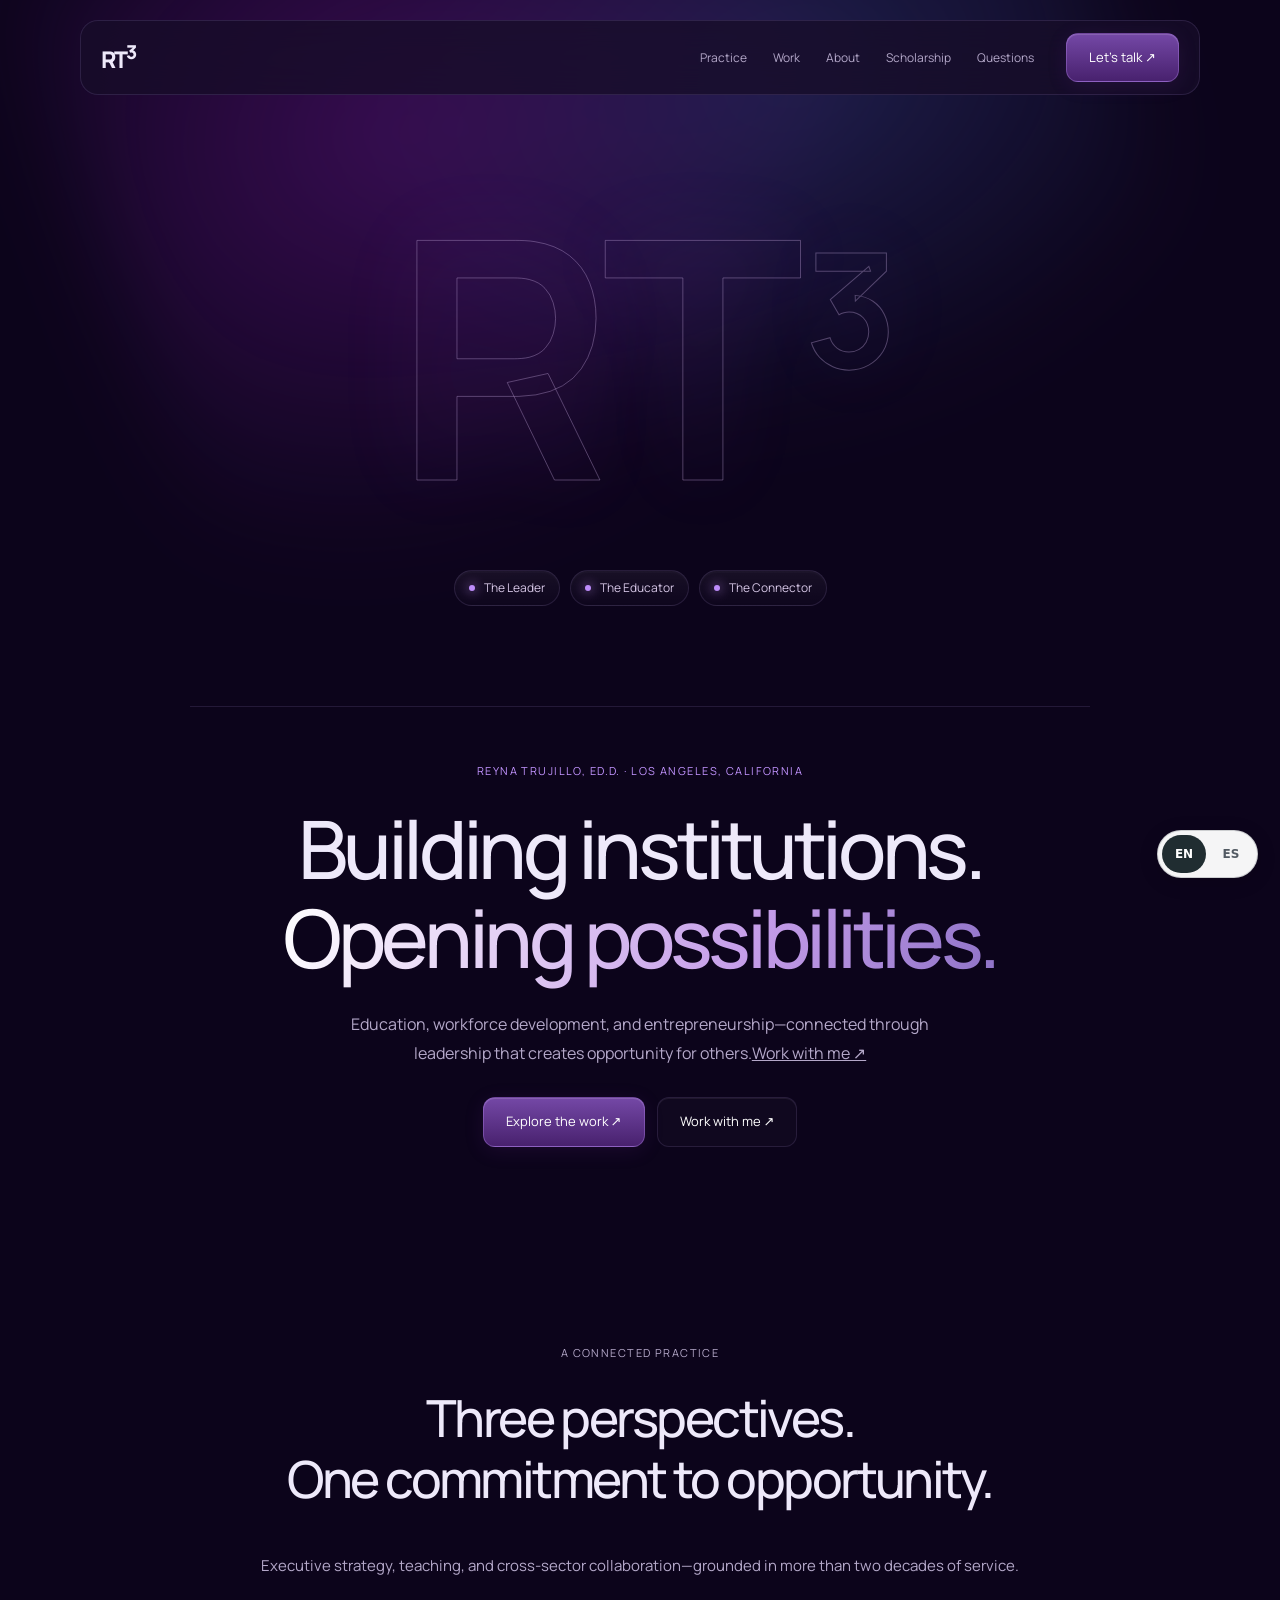
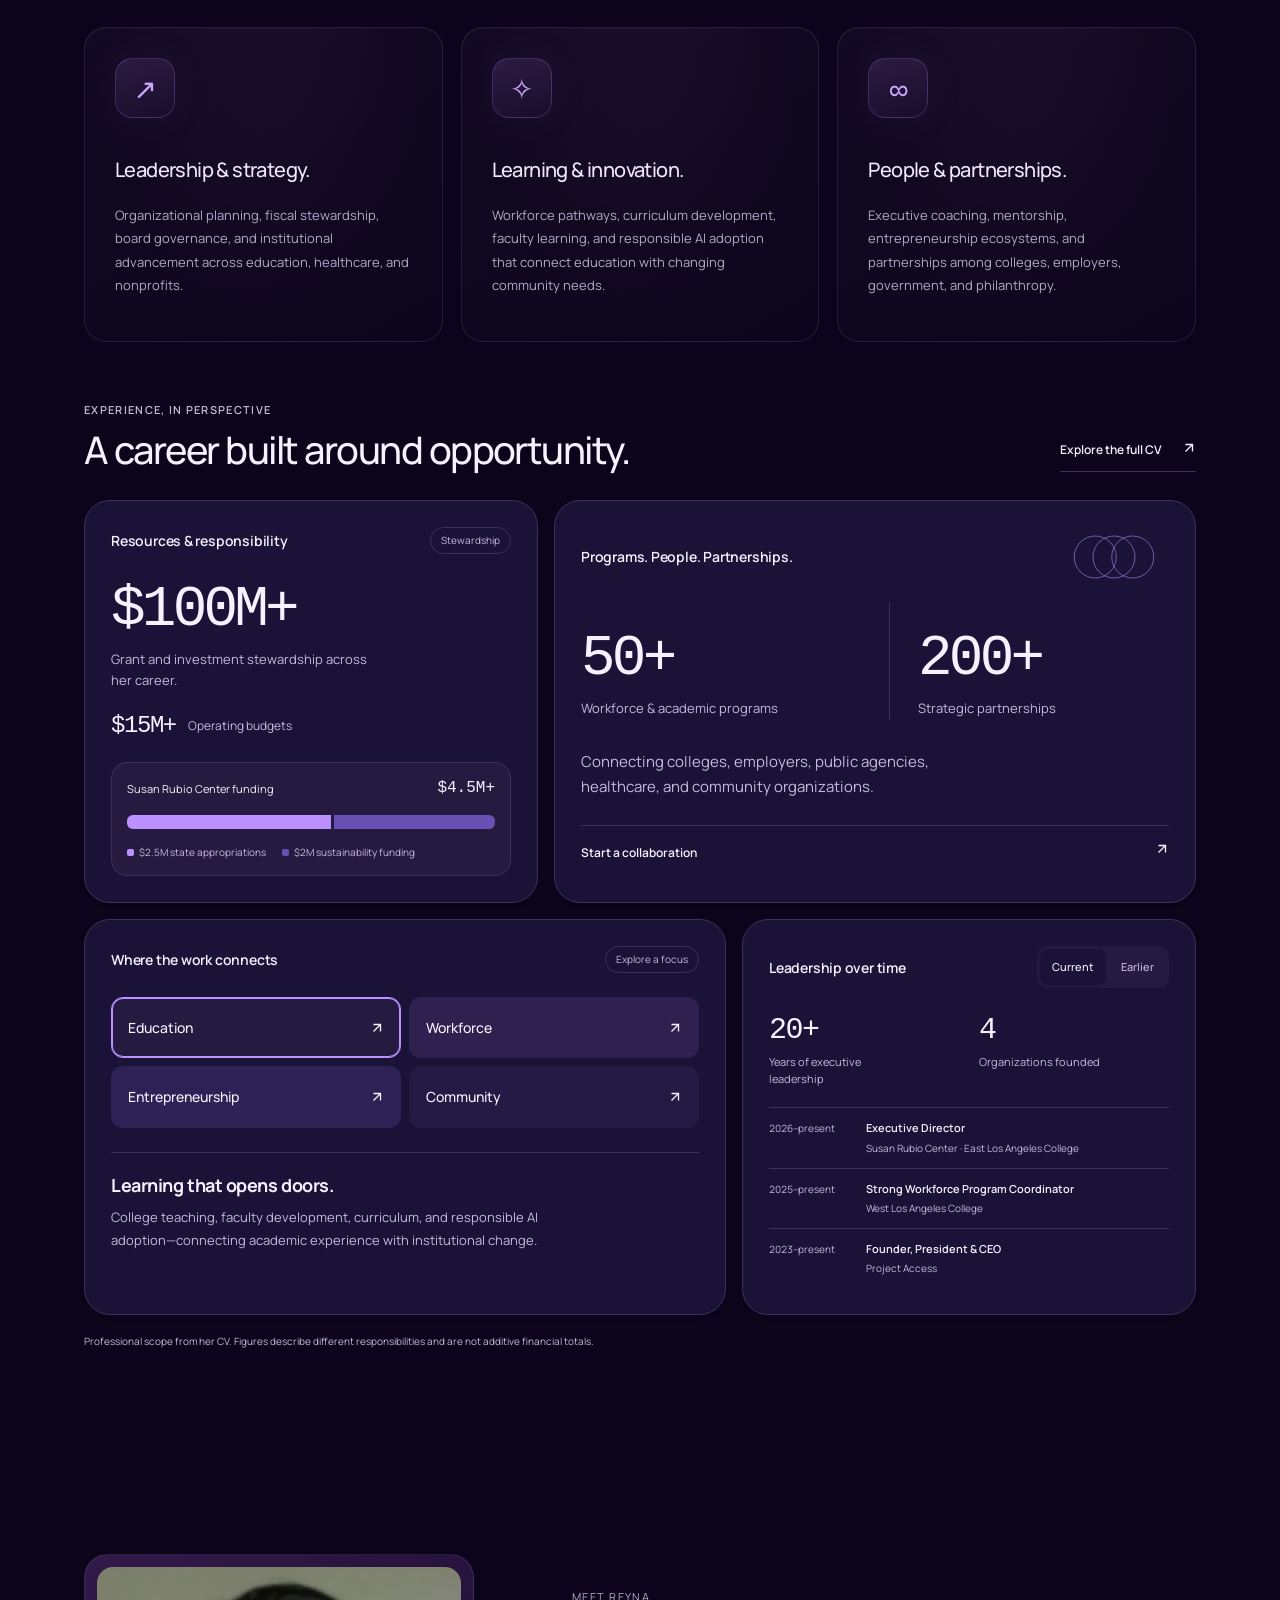
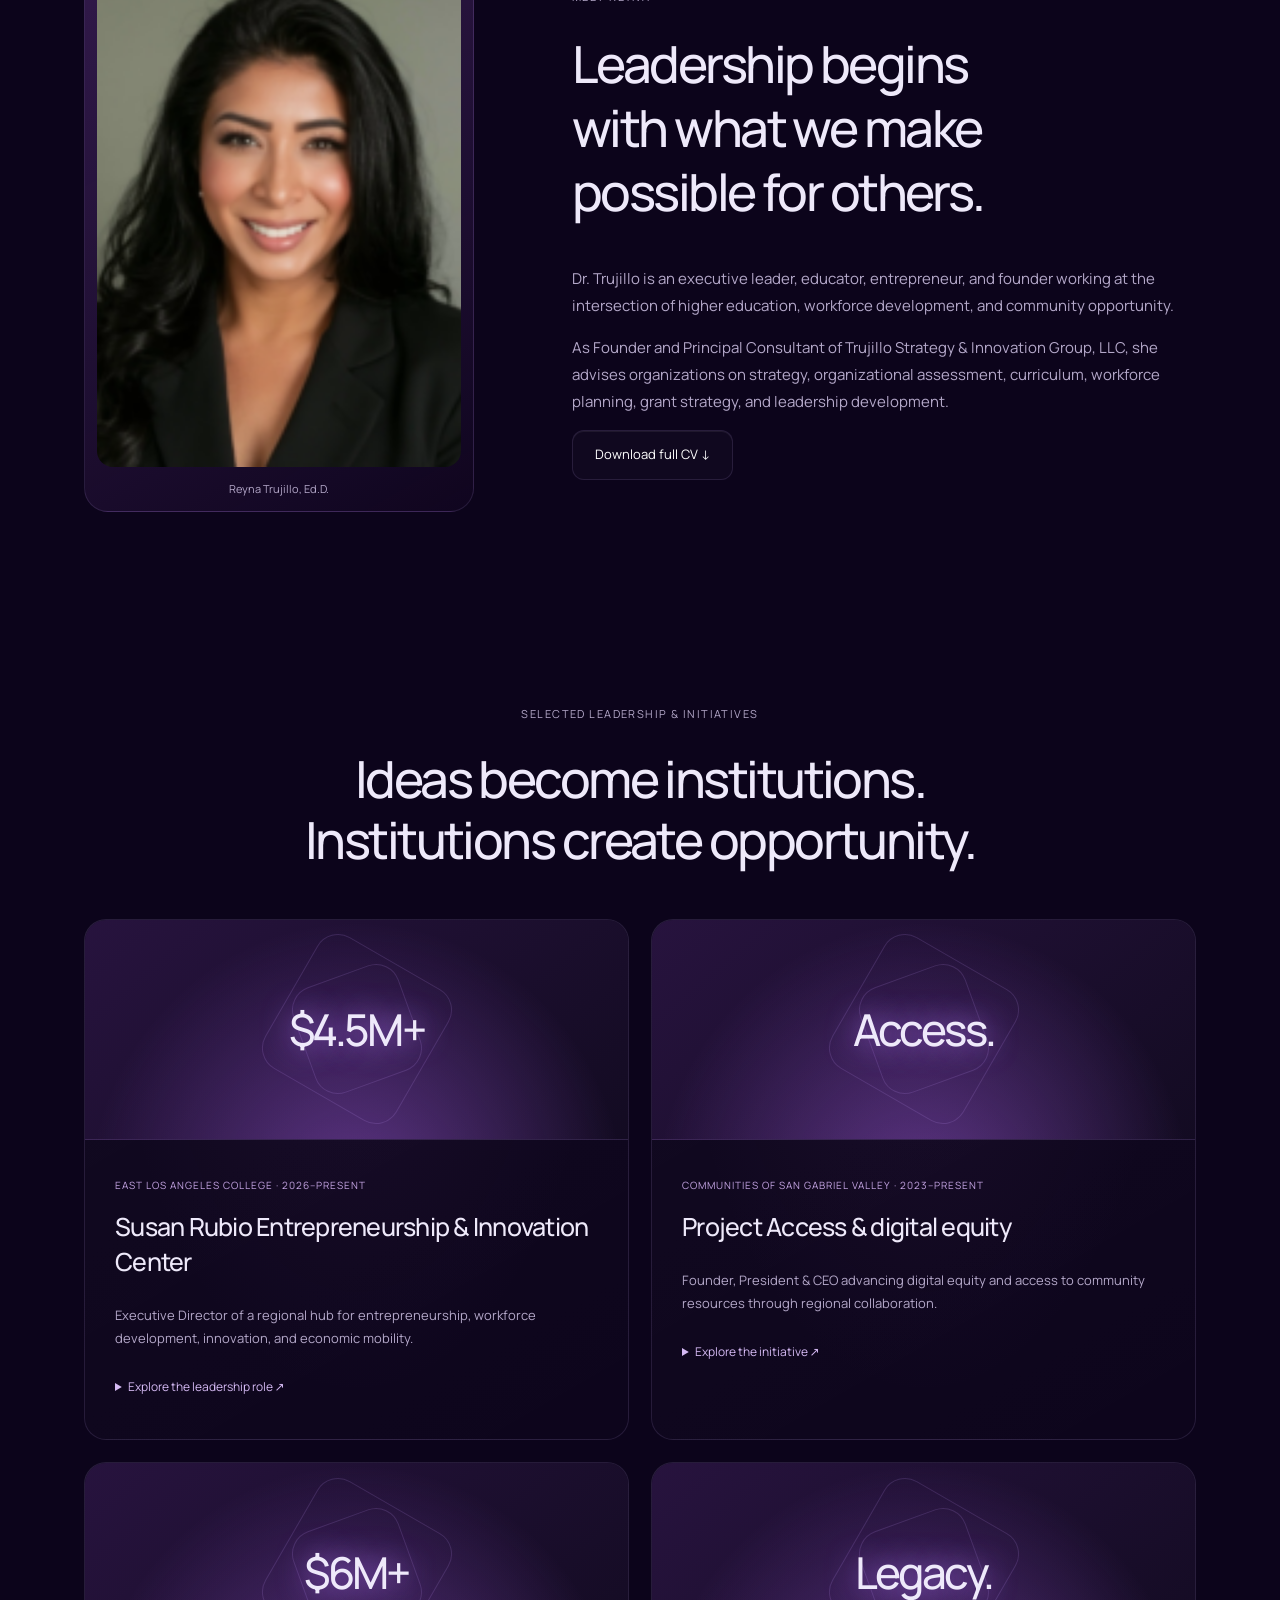
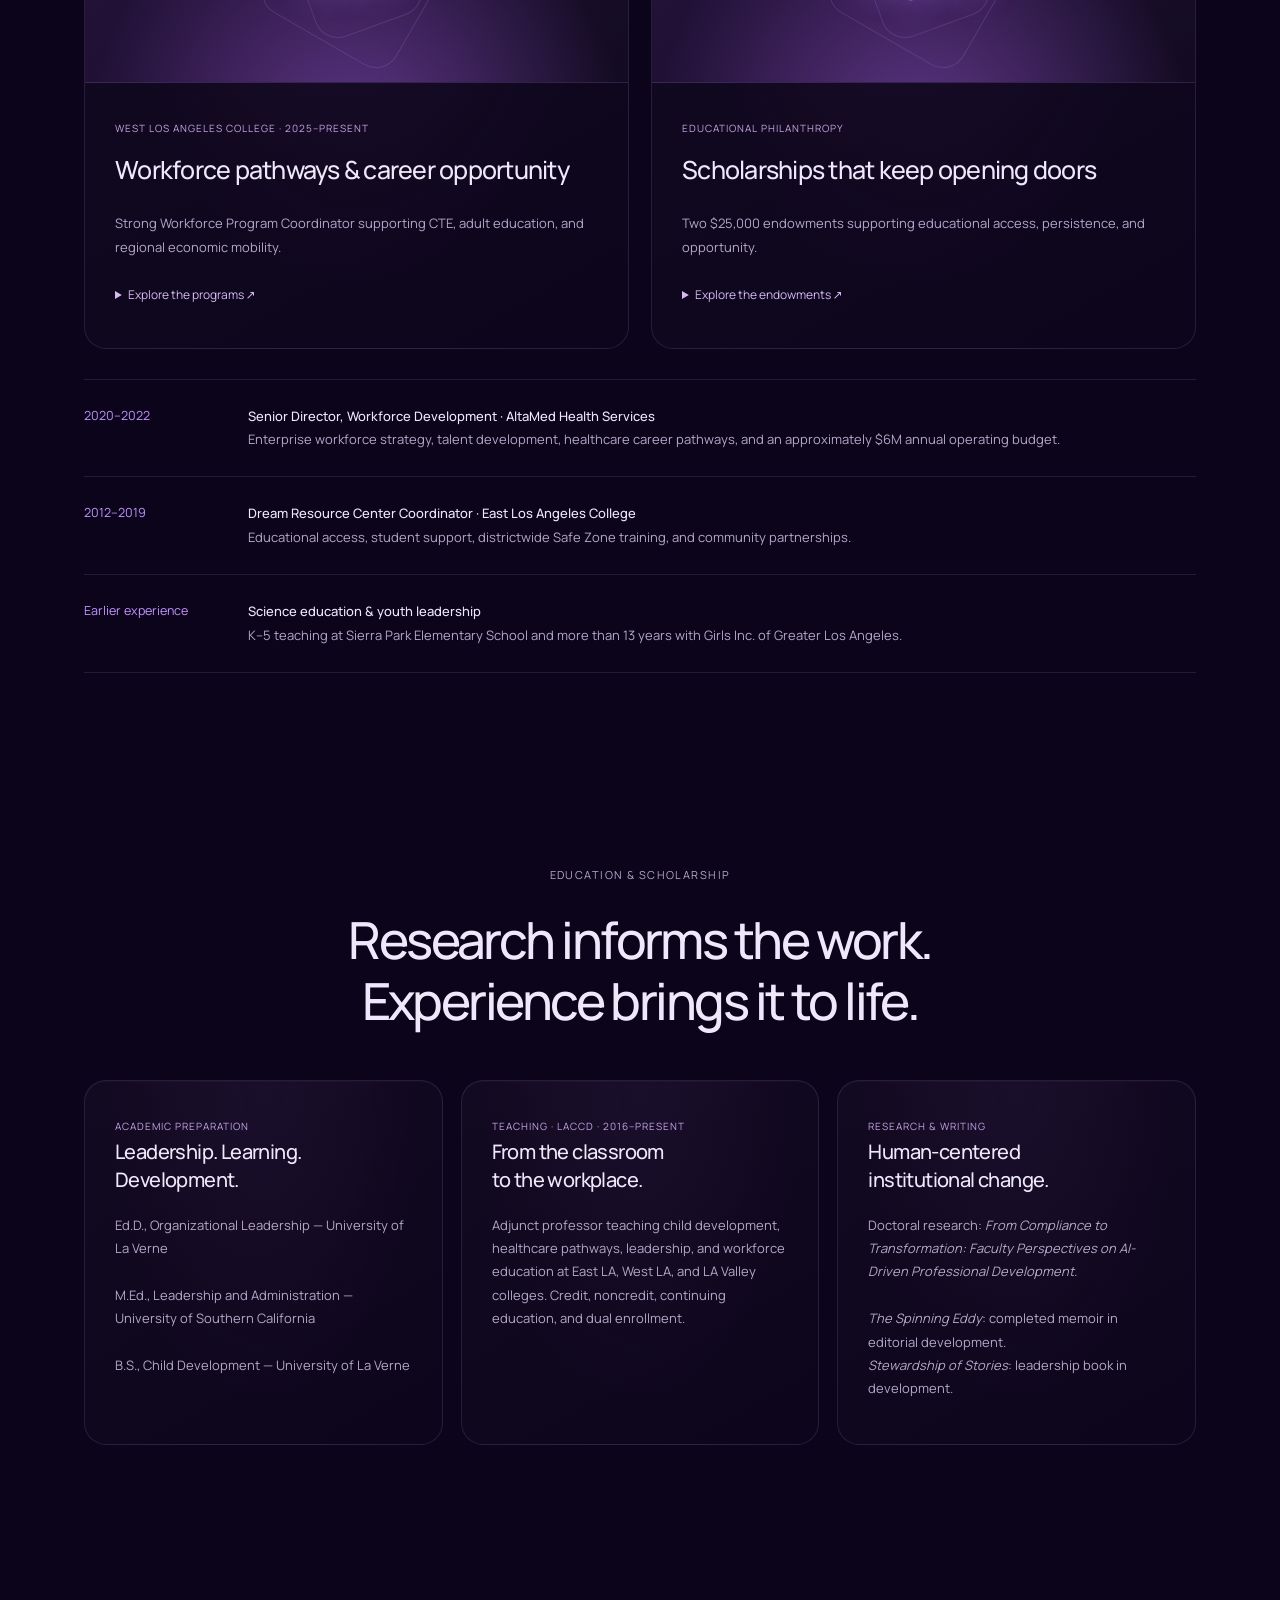
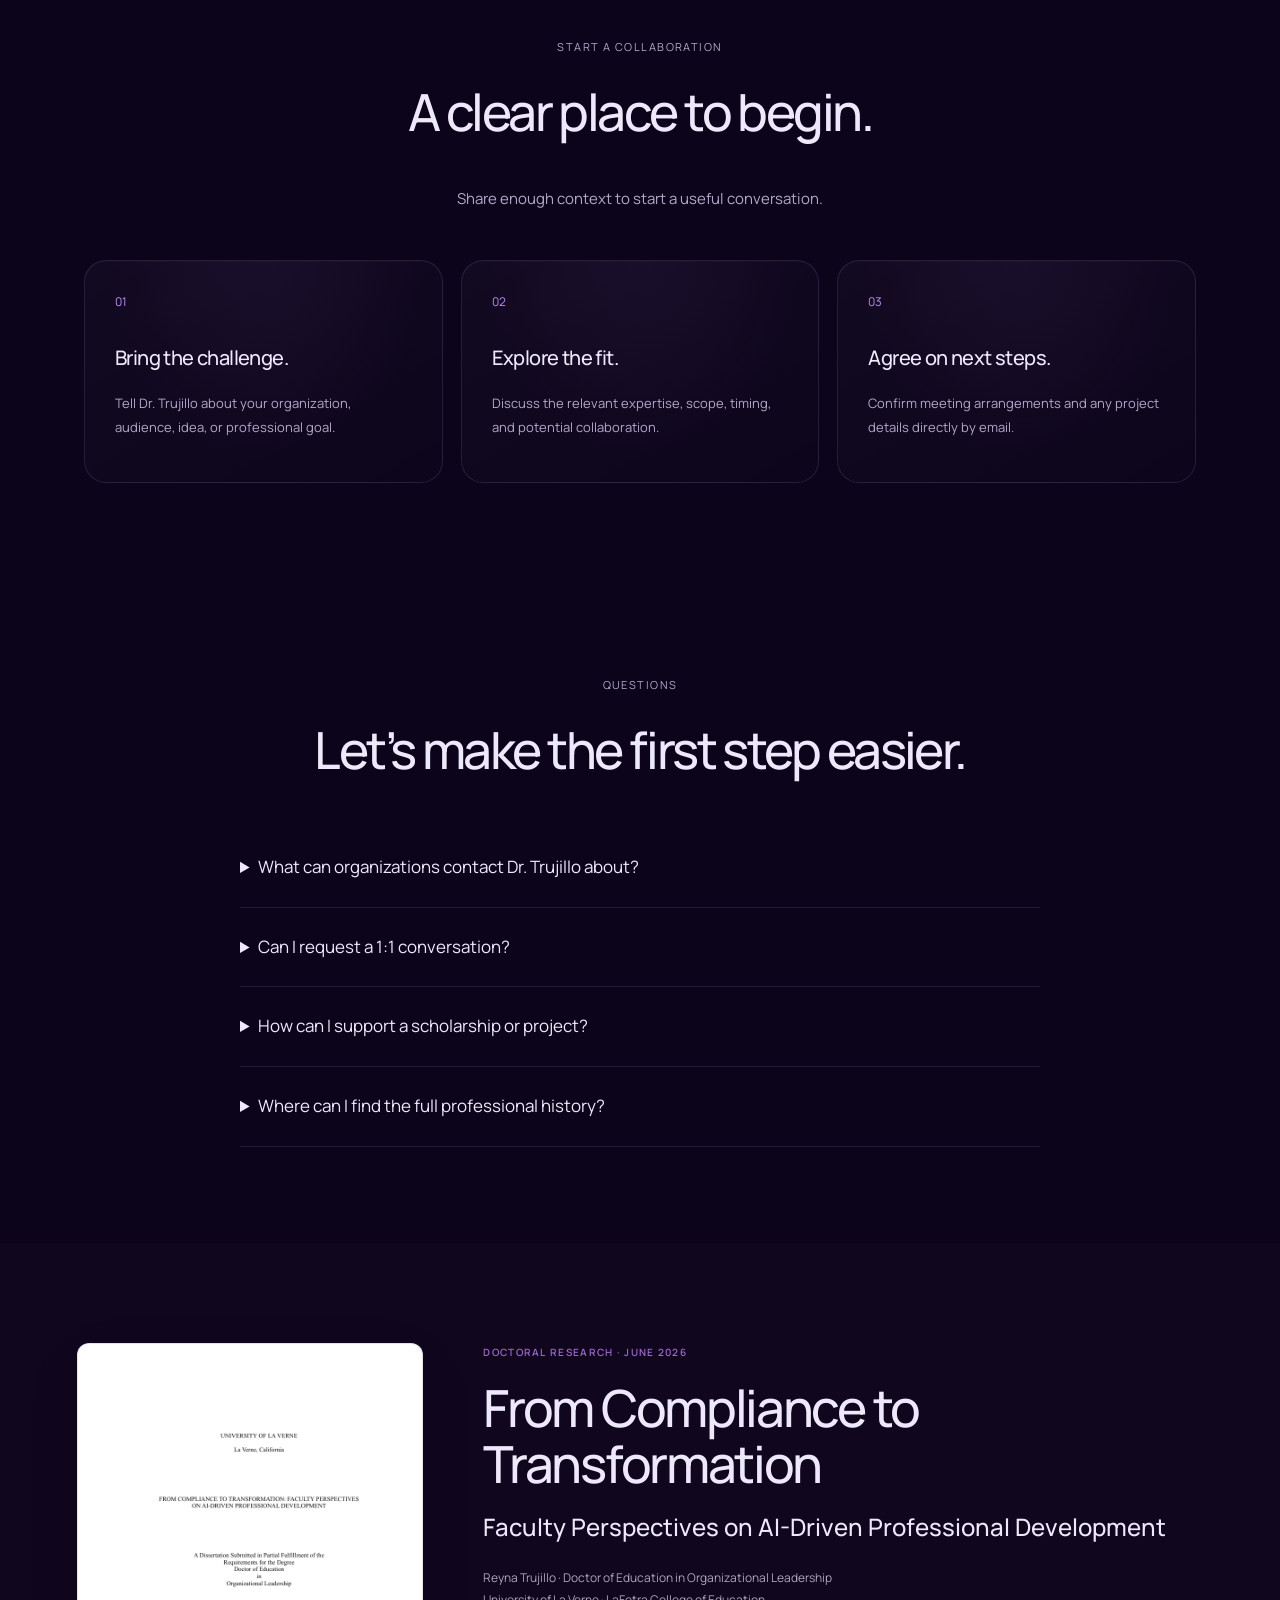
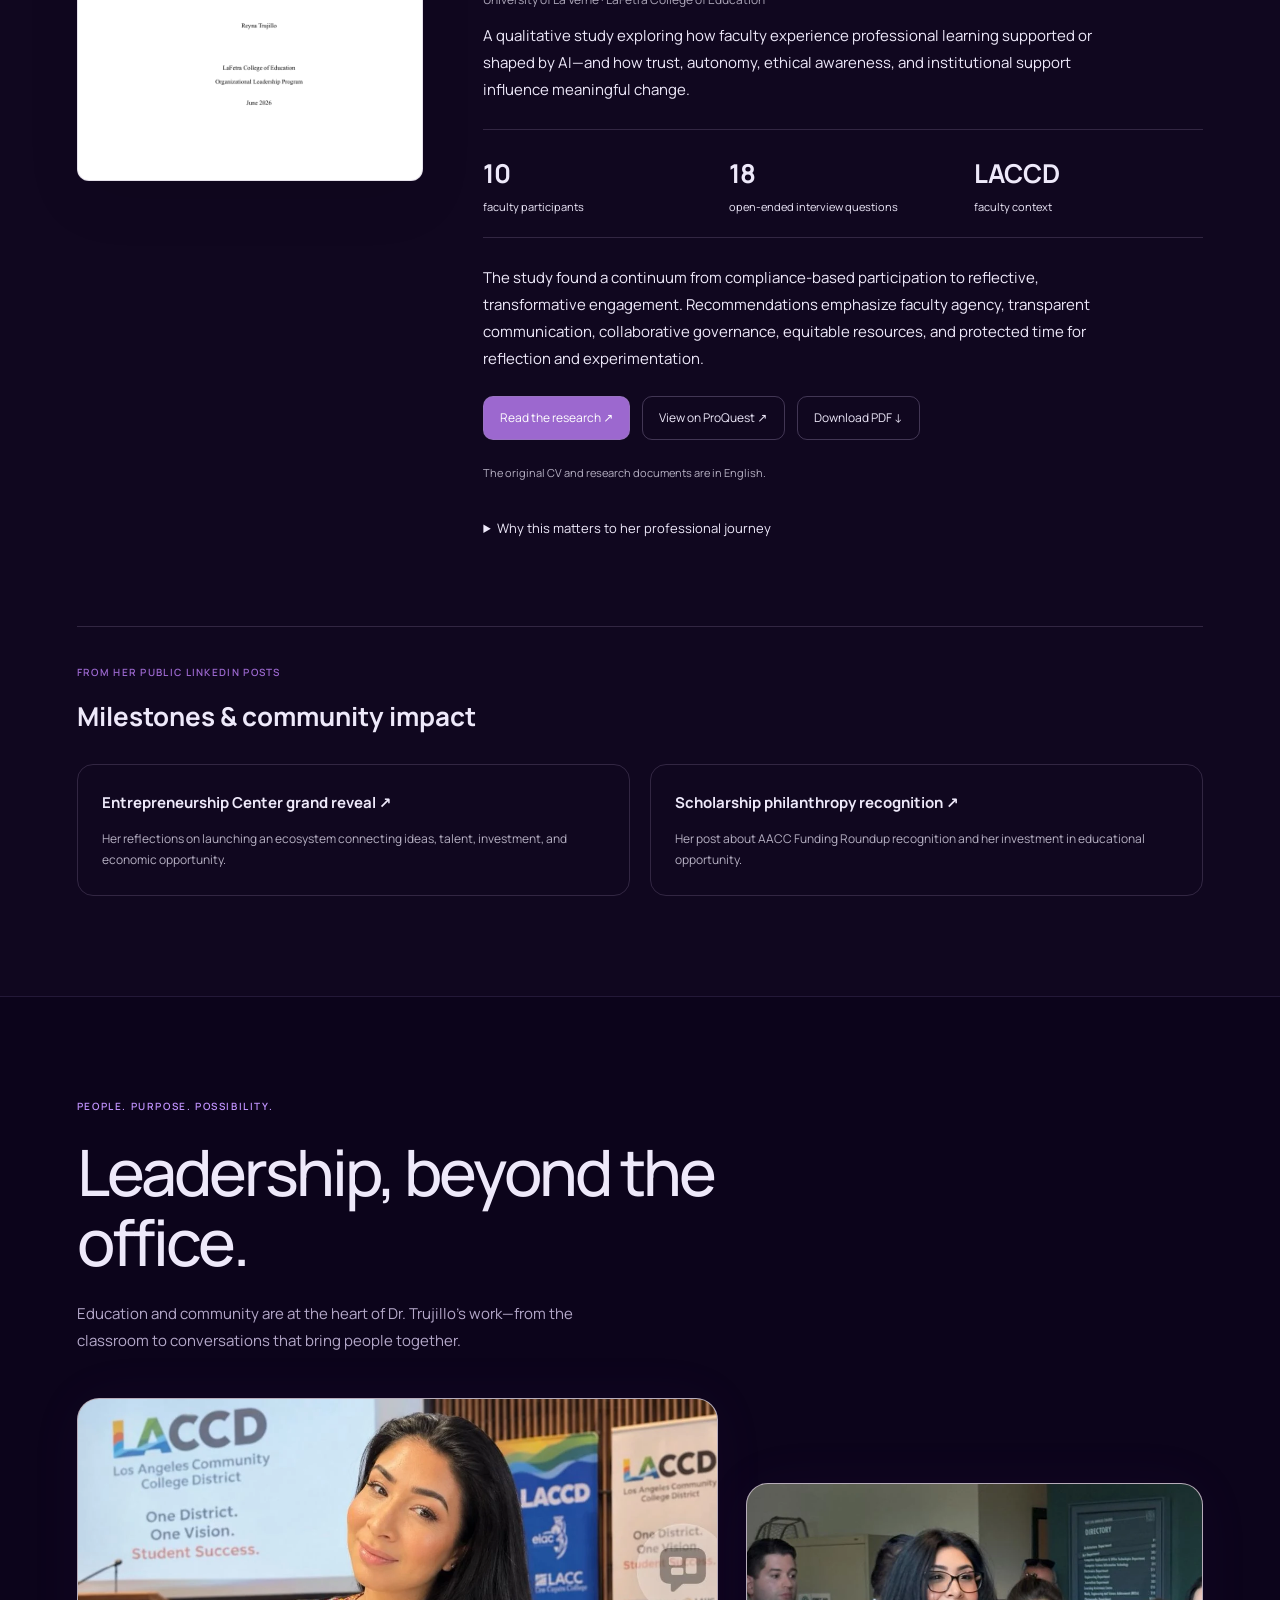
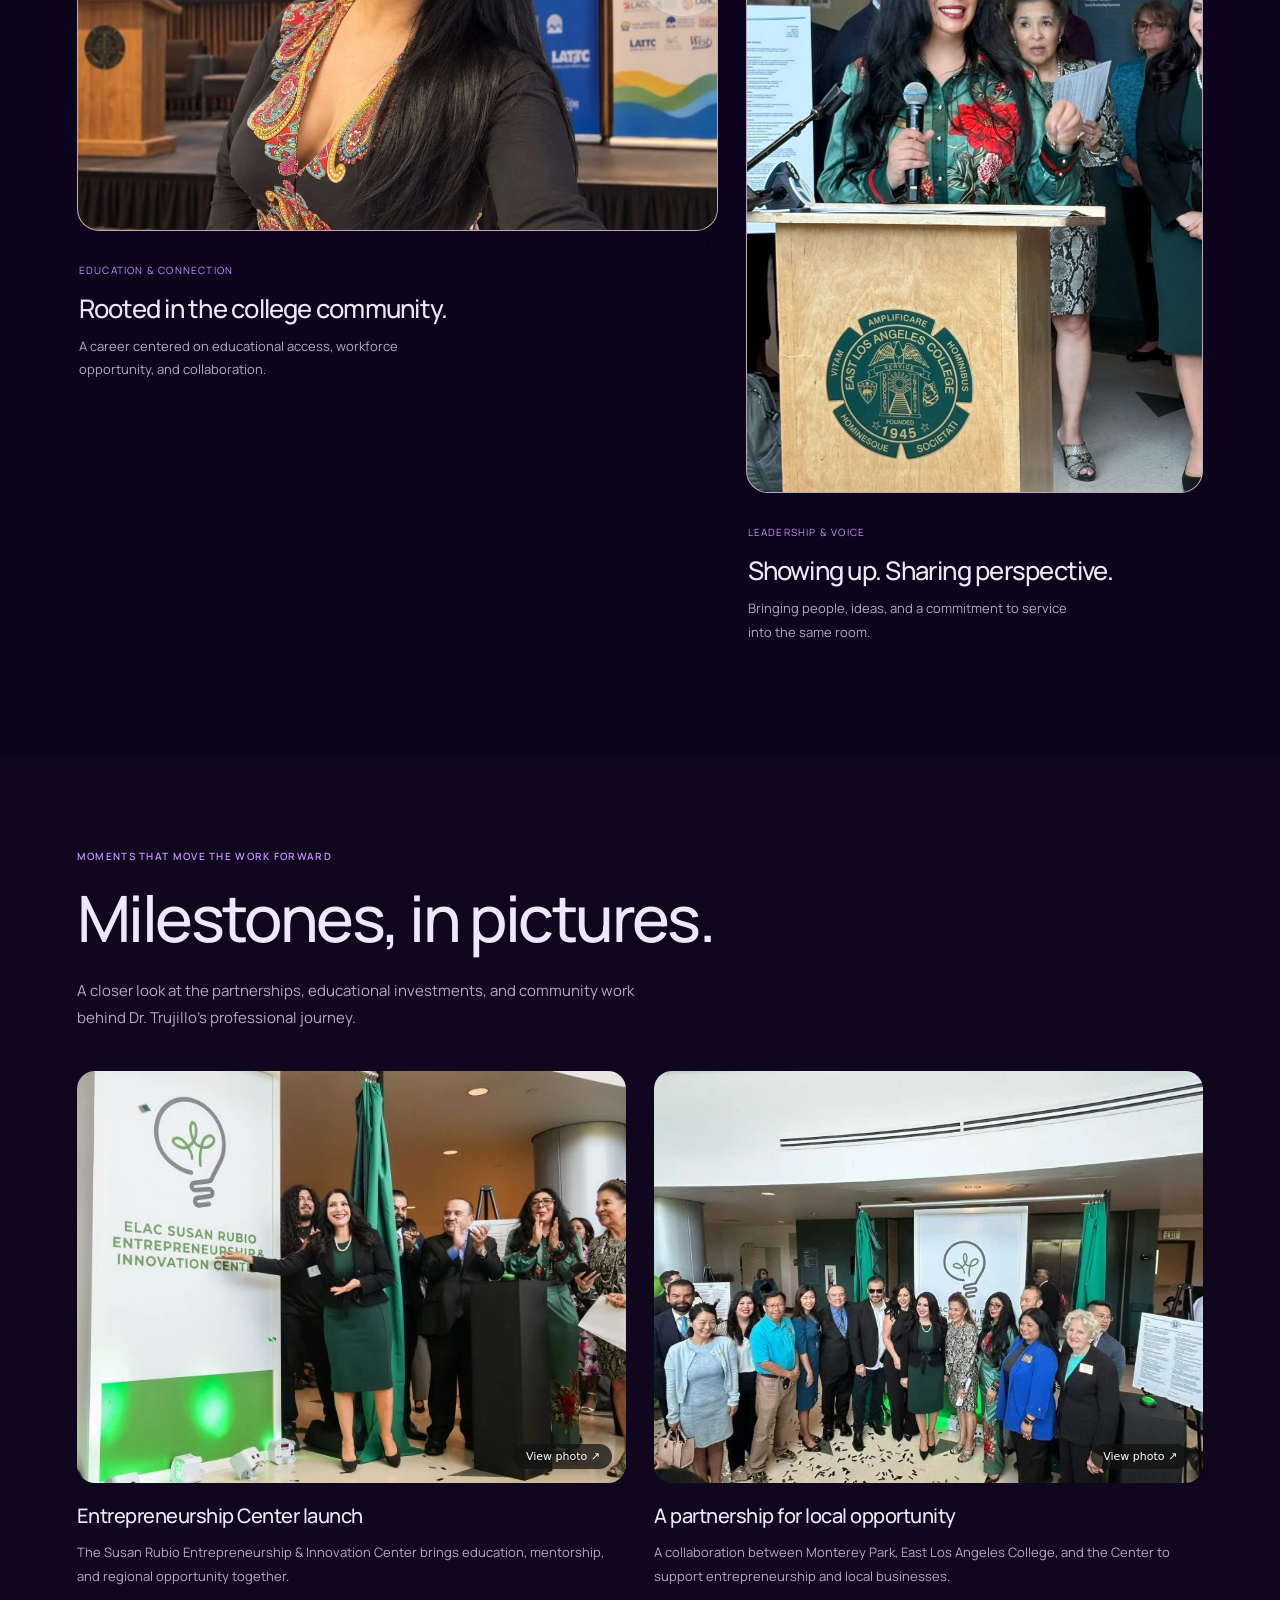
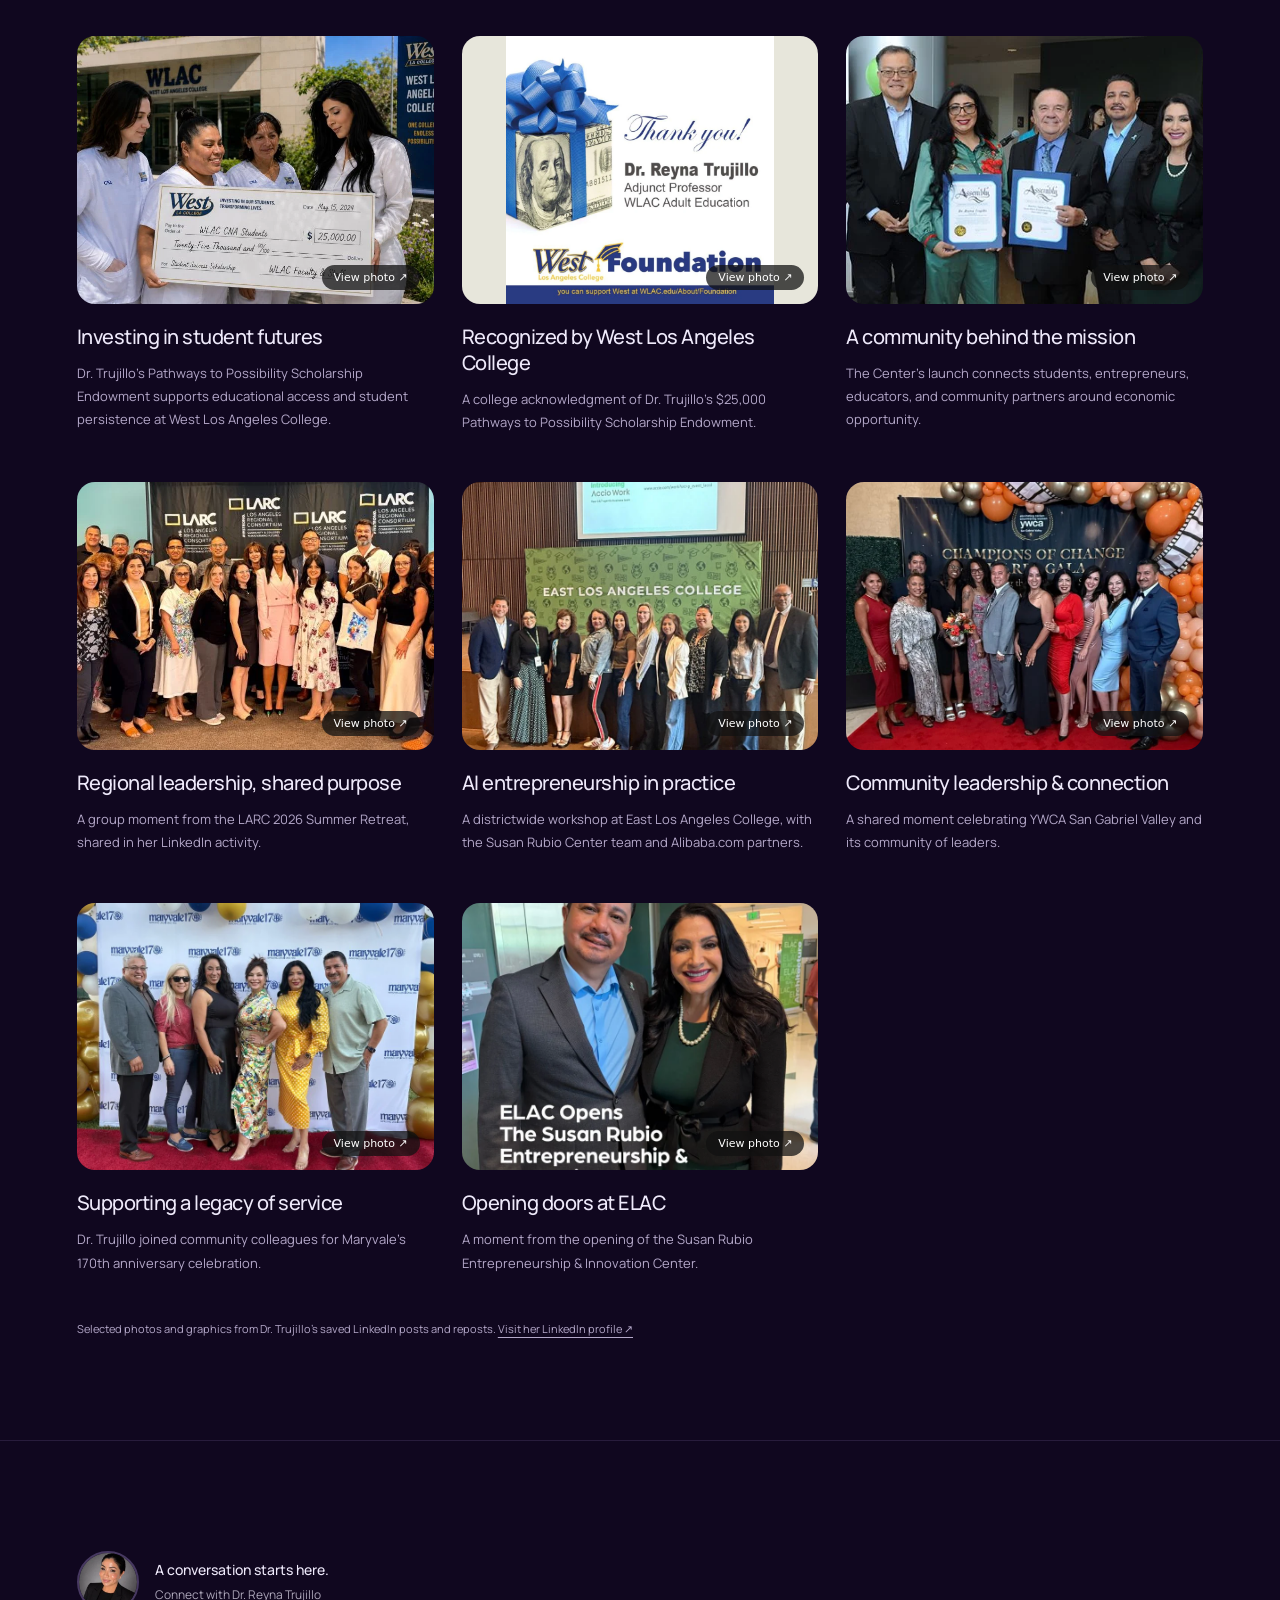
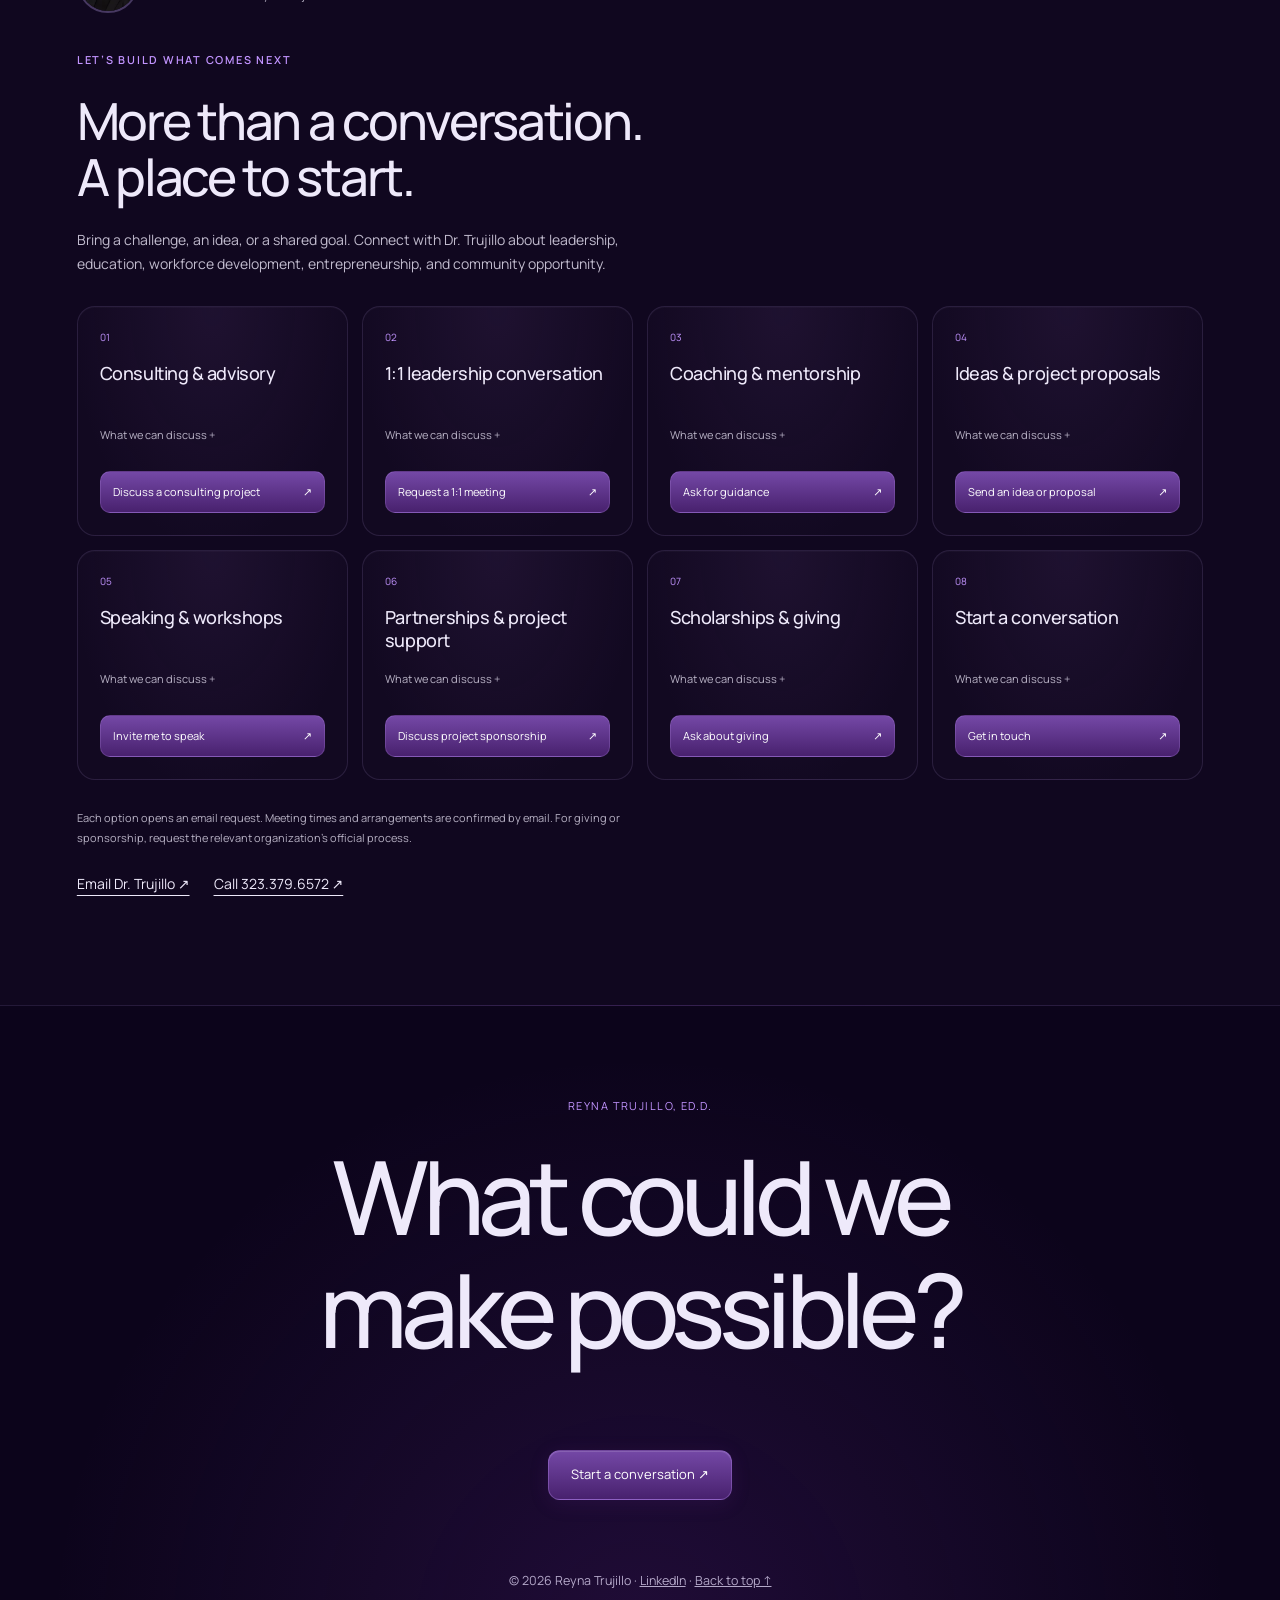
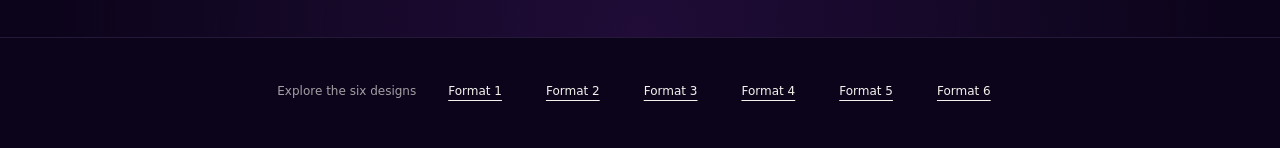
<file: Dr_Reyna_Trujillo_Standalone_Website/format-4/index.html>
<!doctype html><html lang="en"><head><meta charset="utf-8"><meta name="viewport" content="width=device-width,initial-scale=1"><title>Reyna Trujillo — Leadership, Education & Opportunity</title><meta name="description" content="Dr. Reyna Trujillo’s executive leadership, advisory practice, workforce development and community impact."><link rel="stylesheet" href="https://fonts.googleapis.com/css2?family=Manrope:wght@400;500;600;700;800&display=swap"><link rel="stylesheet" href="../assets/connect.css?v=2"><style>
:root{color-scheme:dark;--sans:'Manrope',system-ui,sans-serif;--bg:#0c041b;--fg:#eee9fa;--muted:#b4a8c9;--line:#b99ce624;--purple:#c294ff}*{box-sizing:border-box}html{scroll-behavior:smooth;scroll-padding-top:110px}body{margin:0;background:var(--bg);color:var(--fg);font:400 15px/1.8 var(--sans);overflow-x:hidden}a{color:inherit}button{font:inherit}:focus-visible{outline:2px solid var(--purple);outline-offset:5px}::selection{background:#7945b8;color:white}.skip{position:fixed;top:-100px;z-index:200;padding:16px;background:#361159}.skip:focus{top:0}.header{position:fixed;top:20px;left:50%;transform:translateX(-50%);width:min(1120px,calc(100% - 36px));z-index:100;display:flex;align-items:center;gap:32px;background:#170d29c9;backdrop-filter:blur(24px);border:1px solid var(--line);border-radius:18px;padding:12px 20px}.logo{font-size:23px;font-weight:800;text-decoration:none;letter-spacing:-.08em;margin-right:auto}.header nav{display:flex;gap:26px;font-size:12px}.header nav a{text-decoration:none;color:var(--muted)}.button{display:inline-flex;align-items:center;justify-content:center;gap:24px;min-height:46px;padding:12px 22px;border-radius:12px;border:1px solid #c795ff50;background:linear-gradient(180deg,#7448a6,#48216e);box-shadow:inset 0 1px #ffffff23,0 4px 20px #7e3bae20;color:white;font-size:13px;text-decoration:none;transition:transform .25s,box-shadow .25s}.button:hover{transform:translateY(-3px);box-shadow:0 6px 32px #b76cff50}.button.secondary{background:#ffffff05;box-shadow:inset 0 1px #ffffff10;border-color:var(--line)}.hero{position:relative;text-align:center;padding:160px 22px 100px;isolation:isolate;overflow:hidden}.aurora{position:absolute;top:-220px;left:10%;width:80%;height:900px;z-index:-1;background:radial-gradient(ellipse at 30% 30%,#a121d44a,transparent 48%),radial-gradient(ellipse at 70% 40%,#465bb94d,transparent 45%);filter:blur(45px);transform:rotate(-20deg);animation:drift 14s ease-in-out infinite alternate;pointer-events:none}@keyframes drift{to{transform:translateY(40px) rotate(0deg);opacity:.7}}.wordmark{font-size:clamp(7rem,26vw,23rem);font-weight:700;letter-spacing:-.035em;line-height:1.1;color:transparent;-webkit-text-stroke:1px #b49acd66;margin:10px 0 34px;text-shadow:0 0 90px #bd77ff12}.wordmark sup{font-size:.48em;vertical-align:super;margin-left:.08em}.badges{display:flex;flex-wrap:wrap;justify-content:center;gap:10px}.badge{display:inline-flex;align-items:center;gap:9px;border:1px solid var(--line);background:linear-gradient(#ffffff0d,#ffffff03);box-shadow:inset 0 2px 2px #ffffff07;border-radius:99px;padding:6px 14px;font-size:12px;color:#d5c6e5}.badge i{width:6px;height:6px;background:#bd8cfa;border-radius:50%;box-shadow:0 0 12px #c992ff}.hero-copy{max-width:900px;margin:100px auto 0;border-top:1px solid var(--line);padding-top:54px}.eyebrow{color:#c294ff;font-size:11px;letter-spacing:.13em;text-transform:uppercase;margin:0 0 24px}h1,h2,h3,p{margin-top:0}h1{font-size:clamp(2.7rem,6.3vw,5.7rem);line-height:1.1;letter-spacing:-.055em;font-weight:500;margin-bottom:28px}h1 span{background:linear-gradient(110deg,#fff,#c59de9 65%,#8e72c7);background-clip:text;color:transparent}.intro{color:var(--muted);max-width:650px;margin:0 auto 30px;font-size:16px}.actions{display:flex;gap:12px;justify-content:center;flex-wrap:wrap}.section{max-width:1160px;margin:auto;padding:96px 24px}.section-title{text-align:center;max-width:760px;margin:0 auto 48px}.section-title h2{font-size:clamp(2rem,4vw,3.5rem);font-weight:500;line-height:1.2;letter-spacing:-.05em}.section-title p{color:var(--muted)}.grid{display:grid;grid-template-columns:repeat(3,minmax(0,1fr));gap:18px}.glass{position:relative;border:1px solid var(--line);border-radius:22px;background:radial-gradient(ellipse at 50% 0,#70439519,transparent 65%),linear-gradient(150deg,#ffffff07,#ffffff02);box-shadow:inset 0 1px #ffffff06;padding:30px;overflow:hidden;transition:border-color .3s,transform .3s}.glass:hover{border-color:#b580ff60;transform:translateY(-4px)}.glass .symbol{width:60px;height:60px;display:grid;place-items:center;border-radius:17px;background:linear-gradient(150deg,#ad78e92b,#4d246f17);border:1px solid #b280f23a;color:#cda7ff;font-size:28px;margin-bottom:38px;box-shadow:0 0 40px #a85fe815}.glass h3{font-size:20px;line-height:1.4;letter-spacing:-.03em;font-weight:500}.glass p,.glass li{font-size:13px;color:var(--muted)}.stats{display:grid;grid-template-columns:repeat(4,minmax(0,1fr));gap:18px;margin-top:24px}.stat{padding:26px;text-align:center}.stat b{display:block;font-size:35px;letter-spacing:-.06em;font-weight:500}.stat small{color:var(--muted);font-size:11px}.about{display:grid;grid-template-columns:.8fr 1.2fr;gap:72px;align-items:center}.portrait{position:relative;max-width:390px;border-radius:24px;padding:12px;background:linear-gradient(150deg,#7d46aa55,#4b225d10);border:1px solid var(--line)}.portrait img{display:block;width:100%;border-radius:16px;aspect-ratio:4/5;object-fit:cover}.portrait span{display:block;text-align:center;font-size:11px;padding-top:12px;color:var(--muted)}.about h2{font-size:clamp(2rem,4vw,3.2rem);font-weight:500;line-height:1.25;letter-spacing:-.05em}.about p{color:var(--muted)}.work-grid{display:grid;grid-template-columns:1fr 1fr;gap:22px}.work-card{padding:0;display:flex;flex-direction:column}.work-art{height:220px;background:radial-gradient(ellipse at 50% 130%,#ae64f17a,transparent 70%),linear-gradient(140deg,#27133e,#130b22);display:flex;align-items:center;justify-content:center;border-bottom:1px solid var(--line);position:relative}.work-art::before,.work-art::after{content:'';position:absolute;width:150px;height:150px;border:1px solid #c799fc29;border-radius:24px;transform:rotate(30deg)}.work-art::after{transform:rotate(-20deg);width:110px;height:110px}.work-art strong{font-size:44px;font-weight:500;letter-spacing:-.06em;z-index:1;text-shadow:0 0 30px #a971ea}.work-content{padding:30px}.tag{font-size:10px;color:#c5a5e4;text-transform:uppercase;letter-spacing:.1em}.work-content h3{margin-top:12px;font-size:25px}.work-content summary{cursor:pointer;font-size:12px;color:#d5baf4;padding:12px 0}.work-content details p{margin:10px 0}.timeline{border-top:1px solid var(--line);margin-top:30px}.timeline div{display:grid;grid-template-columns:140px 1fr;gap:24px;padding:25px 0;border-bottom:1px solid var(--line)}.timeline small{color:#c294ff}.timeline p{margin:0;color:var(--muted);font-size:13px}.timeline b{color:var(--fg);font-weight:500}.process{counter-reset:step}.process .glass::before{counter-increment:step;content:'0' counter(step);display:block;font-size:12px;color:#bc8ef5;margin-bottom:32px}details.faq{border-bottom:1px solid var(--line);padding:24px 0;max-width:800px;margin:auto}details.faq summary{cursor:pointer;font-size:17px}details.faq p{color:var(--muted);padding-top:20px;font-size:14px}.closing{text-align:center;padding:90px 24px 45px;background:radial-gradient(ellipse at 50% 100%,#6f2ea733,transparent 65%);border-top:1px solid var(--line)}.closing h2{font-size:clamp(3rem,8vw,7rem);font-weight:500;letter-spacing:-.065em;line-height:1.1}.closing small{display:block;margin-top:70px;color:var(--muted)}.connect-section{--connect-bg:#10071f;--connect-fg:#eee9fa;--connect-accent:#7449a8;border-top:1px solid var(--line);font-family:var(--sans)}.connect-section h2{font-family:var(--sans);font-weight:500}.connect-eyebrow{color:#c294ff}.connect-card{background:radial-gradient(ellipse at 50% 0,#70439520,transparent 75%),#ffffff03;border-color:var(--line);box-shadow:inset 0 1px #ffffff06}.connect-card h3{font-weight:500}.connect-card a{border:1px solid #d0a4ff30;background:linear-gradient(#7448a6,#48216e)}.connect-number{color:#c294ff}.format-switch{background:#0c041b;border-top:1px solid var(--line);padding-bottom:36px}.progress{position:fixed;top:0;left:0;height:2px;background:#c294ff;z-index:110;width:0}.reveal{opacity:1}.animate .reveal{opacity:0;transform:translateY(22px);transition:opacity .7s,transform .7s}.animate .reveal.visible{opacity:1;transform:none}@media(max-width:760px){.header{gap:16px;padding:10px 14px}.header nav{display:none}.header .button{min-height:42px;padding:8px 15px}.hero{padding-top:135px}.hero-copy{margin-top:65px}.wordmark{font-size:28vw}.section{padding:65px 22px}.grid,.work-grid{grid-template-columns:1fr}.stats{grid-template-columns:1fr 1fr;gap:10px}.stat{padding:18px 10px}.stat b{font-size:28px}.about{grid-template-columns:1fr;gap:36px}.portrait{max-width:300px;margin:auto}.timeline div{grid-template-columns:1fr;gap:8px}.work-art{height:190px}.intro{font-size:14px}}@media(prefers-reduced-motion:reduce){html{scroll-behavior:auto}*{animation:none!important;transition:none!important}.animate .reveal{opacity:1;transform:none}}
</style><link rel="stylesheet" href="../assets/community.css"><link rel="stylesheet" href="../assets/research.css"><link rel="stylesheet" href="../assets/linkedin-gallery.css"><link rel="stylesheet" href="../assets/impact-bento.css?v=1"><link rel="stylesheet" href="../assets/site-language.css?v=1"></head><body class="format-four"><a class="skip" href="#main">Skip to content</a><div class="progress" aria-hidden="true"></div><header class="header"><a href="#main" class="logo" aria-label="Reyna Trujillo home">RT<sup>3</sup></a><nav aria-label="Main navigation"><a href="#practice">Practice</a><a href="#work">Work</a><a href="#about">About</a><a href="#credentials">Scholarship</a><a href="#questions">Questions</a></nav><a class="button" href="#work-together">Let’s talk ↗</a></header><main id="main"><section class="hero"><div class="aurora" aria-hidden="true"></div><div class="wordmark" aria-hidden="true">RT<sup>3</sup></div><div class="badges"><span class="badge"><i></i>The Leader</span><span class="badge"><i></i>The Educator</span><span class="badge"><i></i>The Connector</span></div><div class="hero-copy"><p class="eyebrow">Reyna Trujillo, Ed.D. · Los Angeles, California</p><h1>Building institutions.<br><span>Opening possibilities.</span></h1><p class="intro">Education, workforce development, and entrepreneurship—connected through leadership that creates opportunity for others.</p><div class="actions"><a class="button" href="#work">Explore the work ↗</a><a class="button secondary" href="#work-together">Work with me ↗</a></div></div></section>
<section class="section" id="practice"><div class="section-title reveal"><p class="eyebrow">A connected practice</p><h2>Three perspectives.<br>One commitment to opportunity.</h2><p>Executive strategy, teaching, and cross-sector collaboration—grounded in more than two decades of service.</p></div><div class="grid"><article class="glass reveal"><div class="symbol" aria-hidden="true">↗</div><h3>Leadership & strategy.</h3><p>Organizational planning, fiscal stewardship, board governance, and institutional advancement across education, healthcare, and nonprofits.</p></article><article class="glass reveal"><div class="symbol" aria-hidden="true">✧</div><h3>Learning & innovation.</h3><p>Workforce pathways, curriculum development, faculty learning, and responsible AI adoption that connect education with changing community needs.</p></article><article class="glass reveal"><div class="symbol" aria-hidden="true">∞</div><h3>People & partnerships.</h3><p>Executive coaching, mentorship, entrepreneurship ecosystems, and partnerships among colleges, employers, government, and philanthropy.</p></article></div><div class="stats"><div class="glass stat"><b>20+</b><small>Years of executive leadership</small></div><div class="glass stat"><b>$100M+</b><small>Grant & investment stewardship</small></div><div class="glass stat"><b>50+</b><small>Workforce & academic programs</small></div><div class="glass stat"><b>200+</b><small>Strategic partnerships</small></div></div></section>
<section class="section about" id="about"><div class="portrait reveal"><img src="../assets/reyna-trujillo.png" alt="Portrait of Dr. Reyna Trujillo" width="400" height="500" ><span>Reyna Trujillo, Ed.D.</span></div><div class="reveal"><p class="eyebrow">Meet Reyna</p><h2>Leadership begins<br>with what we make<br>possible for others.</h2><p>Dr. Trujillo is an executive leader, educator, entrepreneur, and founder working at the intersection of higher education, workforce development, and community opportunity.</p><p>As Founder and Principal Consultant of Trujillo Strategy & Innovation Group, LLC, she advises organizations on strategy, organizational assessment, curriculum, workforce planning, grant strategy, and leadership development.</p><a class="button secondary" href="../assets/reyna-trujillo-cv-2026.docx" download>Download full CV ↓</a></div></section>
<section class="section" id="work"><div class="section-title reveal"><p class="eyebrow">Selected leadership & initiatives</p><h2>Ideas become institutions.<br>Institutions create opportunity.</h2></div><div class="work-grid">
<article class="glass work-card reveal"><div class="work-art"><strong>$4.5M+</strong></div><div class="work-content"><span class="tag">East Los Angeles College · 2026–Present</span><h3>Susan Rubio Entrepreneurship & Innovation Center</h3><p>Executive Director of a regional hub for entrepreneurship, workforce development, innovation, and economic mobility.</p><details><summary>Explore the leadership role ↗</summary><p>Oversees approximately $2.5M in state appropriations and an additional $2M in sustainability funding. Directs strategy, budgets, staffing, partnerships, and organizational performance.</p></details></div></article>
<article class="glass work-card reveal"><div class="work-art"><strong>Access.</strong></div><div class="work-content"><span class="tag">Communities of San Gabriel Valley · 2023–Present</span><h3>Project Access & digital equity</h3><p>Founder, President & CEO advancing digital equity and access to community resources through regional collaboration.</p><details><summary>Explore the initiative ↗</summary><p>Conceived Community Linked Sources®, an AI-powered resource navigation platform connecting residents with verified health, education, workforce, housing, and community resources. Oversees an approximately $1.5M annual operating budget.</p></details></div></article>
<article class="glass work-card reveal"><div class="work-art"><strong>$6M+</strong></div><div class="work-content"><span class="tag">West Los Angeles College · 2025–Present</span><h3>Workforce pathways & career opportunity</h3><p>Strong Workforce Program Coordinator supporting CTE, adult education, and regional economic mobility.</p><details><summary>Explore the programs ↗</summary><p>Stewards more than $6M in workforce investments, including SWP, CAEP, and Perkins V initiatives. Develops pathways and certificates in healthcare, AI, construction, business, and workforce readiness.</p></details></div></article>
<article class="glass work-card reveal"><div class="work-art"><strong>Legacy.</strong></div><div class="work-content"><span class="tag">Educational philanthropy</span><h3>Scholarships that keep opening doors</h3><p>Two $25,000 endowments supporting educational access, persistence, and opportunity.</p><details><summary>Explore the endowments ↗</summary><p>The Pathways to Possibility Endowment at West Los Angeles College Foundation supports noncredit and adult education students. The Legacy Scholarship Endowment at East Los Angeles College Foundation supports achievement, persistence, and leadership development.</p></details></div></article></div>
<div class="timeline"><div><small>2020–2022</small><p><b>Senior Director, Workforce Development · AltaMed Health Services</b><br>Enterprise workforce strategy, talent development, healthcare career pathways, and an approximately $6M annual operating budget.</p></div><div><small>2012–2019</small><p><b>Dream Resource Center Coordinator · East Los Angeles College</b><br>Educational access, student support, districtwide Safe Zone training, and community partnerships.</p></div><div><small>Earlier experience</small><p><b>Science education & youth leadership</b><br>K–5 teaching at Sierra Park Elementary School and more than 13 years with Girls Inc. of Greater Los Angeles.</p></div></div></section>
<section class="section" id="credentials"><div class="section-title reveal"><p class="eyebrow">Education & scholarship</p><h2>Research informs the work.<br>Experience brings it to life.</h2></div><div class="grid"><article class="glass reveal"><span class="tag">Academic preparation</span><h3>Leadership. Learning. Development.</h3><p>Ed.D., Organizational Leadership — University of La Verne<br><br>M.Ed., Leadership and Administration — University of Southern California<br><br>B.S., Child Development — University of La Verne</p></article><article class="glass reveal"><span class="tag">Teaching · LACCD · 2016–Present</span><h3>From the classroom<br>to the workplace.</h3><p>Adjunct professor teaching child development, healthcare pathways, leadership, and workforce education at East LA, West LA, and LA Valley colleges. Credit, noncredit, continuing education, and dual enrollment.</p></article><article class="glass reveal"><span class="tag">Research & writing</span><h3>Human-centered<br>institutional change.</h3><p>Doctoral research: <em>From Compliance to Transformation: Faculty Perspectives on AI-Driven Professional Development.</em><br><br><em>The Spinning Eddy</em>: completed memoir in editorial development.<br><em>Stewardship of Stories</em>: leadership book in development.</p></article></div></section>
<section class="section"><div class="section-title"><p class="eyebrow">Start a collaboration</p><h2>A clear place to begin.</h2><p>Share enough context to start a useful conversation.</p></div><div class="grid process"><article class="glass"><h3>Bring the challenge.</h3><p>Tell Dr. Trujillo about your organization, audience, idea, or professional goal.</p></article><article class="glass"><h3>Explore the fit.</h3><p>Discuss the relevant expertise, scope, timing, and potential collaboration.</p></article><article class="glass"><h3>Agree on next steps.</h3><p>Confirm meeting arrangements and any project details directly by email.</p></article></div></section>
<section class="section" id="questions"><div class="section-title"><p class="eyebrow">Questions</p><h2>Let’s make the first step easier.</h2></div><details class="faq"><summary>What can organizations contact Dr. Trujillo about?</summary><p>Executive consulting, strategic planning, workforce development, curriculum and certificate design, grant strategy, AI integration, executive coaching, speaking, and facilitation.</p></details><details class="faq"><summary>Can I request a 1:1 conversation?</summary><p>Yes. Use the meeting or coaching inquiry below to share your goals and preferred times. Availability and arrangements are confirmed by email.</p></details><details class="faq"><summary>How can I support a scholarship or project?</summary><p>Use the giving or sponsorship inquiry to identify the initiative you would like to support. Ask for the relevant organization’s official contact and giving process.</p></details><details class="faq"><summary>Where can I find the full professional history?</summary><p><a href="../assets/reyna-trujillo-cv-2026.docx" download>Download Dr. Trujillo’s complete 2026 curriculum vitae.</a> Professional references and letters of recommendation are available upon request.</p></details></section>
<section id="contact" class="closing"><p class="eyebrow">Reyna Trujillo, Ed.D.</p><h2>What could we<br>make possible?</h2><a class="button" href="mailto:trujilr2@laccd.edu">Start a conversation ↗</a><small>© 2026 Reyna Trujillo · <a href="https://linkedin.com/in/reytrujillo" target="_blank" rel="noopener">LinkedIn</a> · <a href="#main">Back to top ↑</a></small></section></main><script src="../assets/connect.js"></script><script>
(()=>{const reduced=matchMedia('(prefers-reduced-motion: reduce)').matches;if(!reduced){document.documentElement.classList.add('animate');const io=new IntersectionObserver(es=>es.forEach(e=>{if(e.isIntersecting){e.target.classList.add('visible');io.unobserve(e.target)}}),{threshold:.1});document.querySelectorAll('.reveal').forEach(e=>io.observe(e))}const update=()=>document.querySelector('.progress').style.width=100*scrollY/Math.max(1,document.documentElement.scrollHeight-innerHeight)+'%';addEventListener('scroll',update,{passive:true});update();const links=document.querySelector('.format-switch');links.querySelector('span').textContent='Explore the four designs';const a=document.createElement('a');a.href='./';a.textContent='Format 4';a.setAttribute('aria-current','page');links.append(a)})();
</script><script src="../assets/community.js"></script><script src="../assets/research.js"></script><script src="../assets/linkedin-gallery.js?v=2"></script><script src="../assets/compact-contact.js?v=2"></script><script src="../assets/impact-bento.js?v=1"></script><script src="../assets/site-language.js?v=1"></script></body></html>
</file>
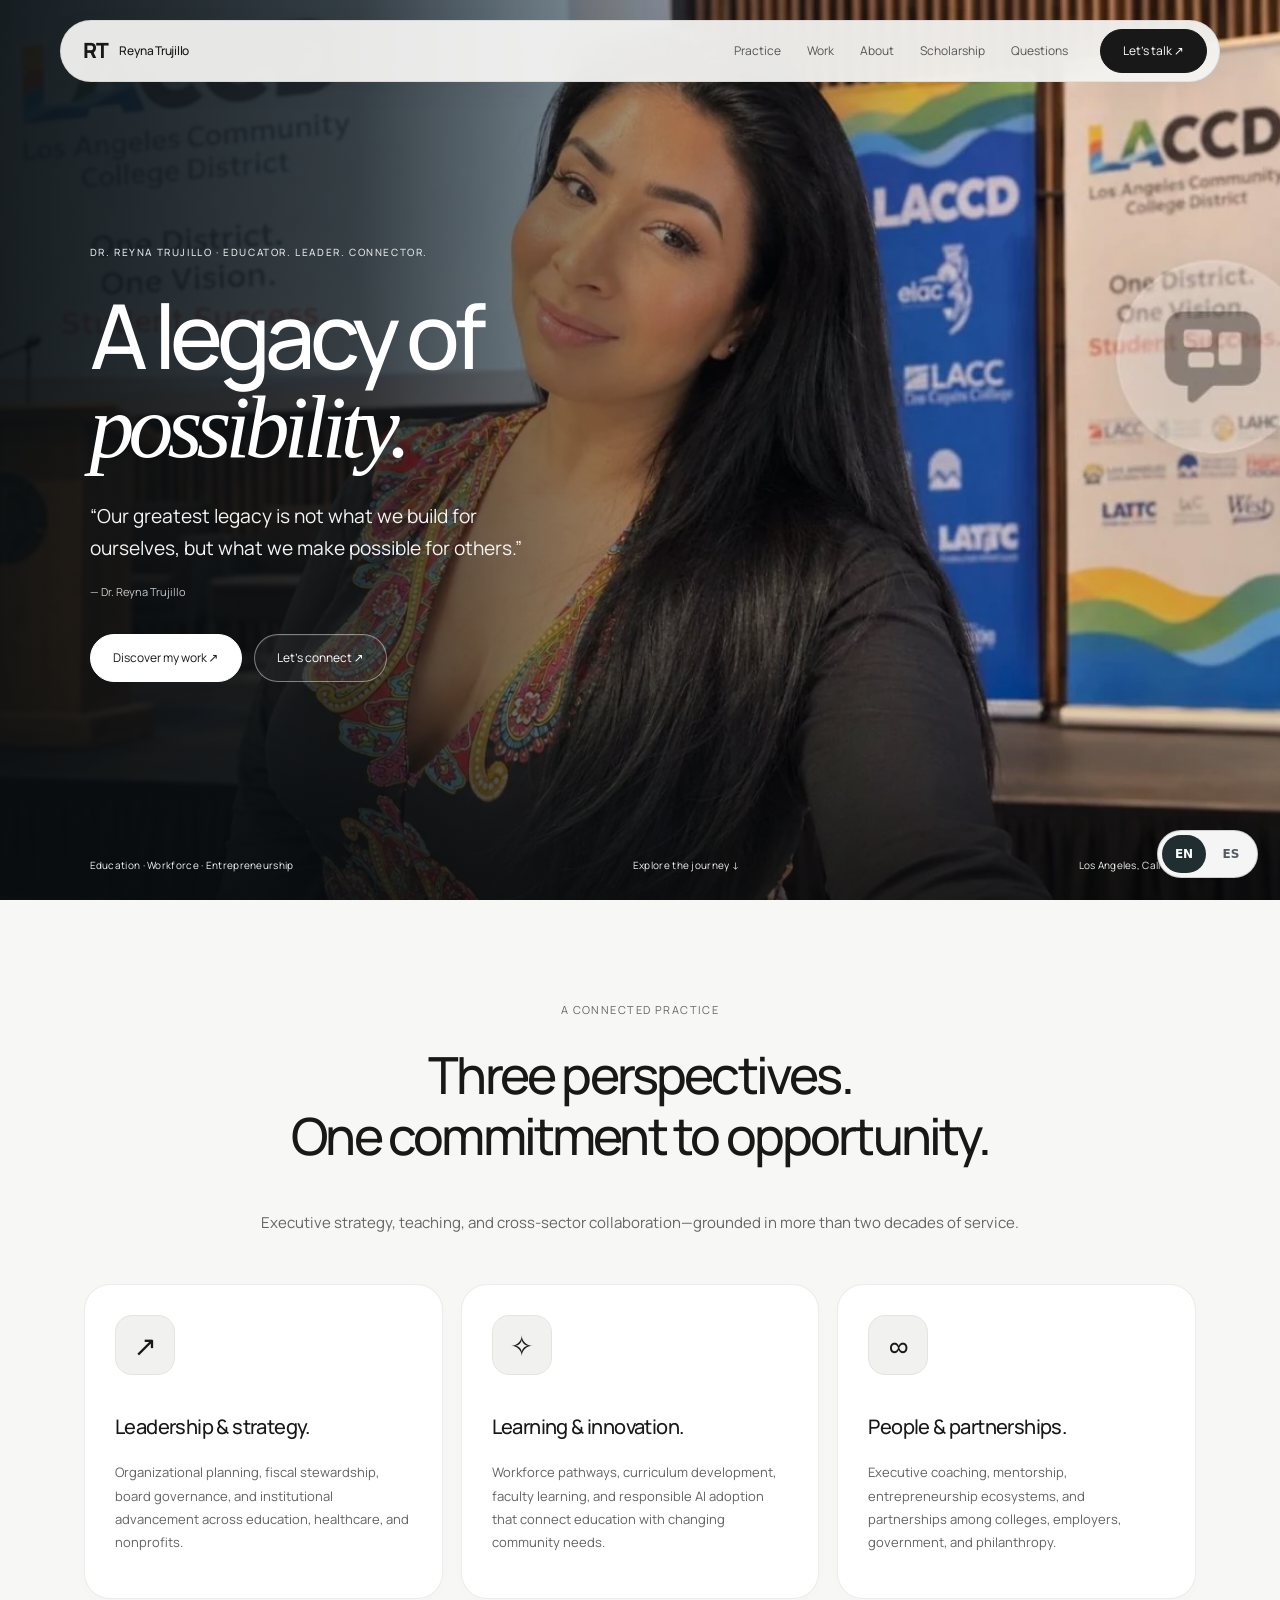
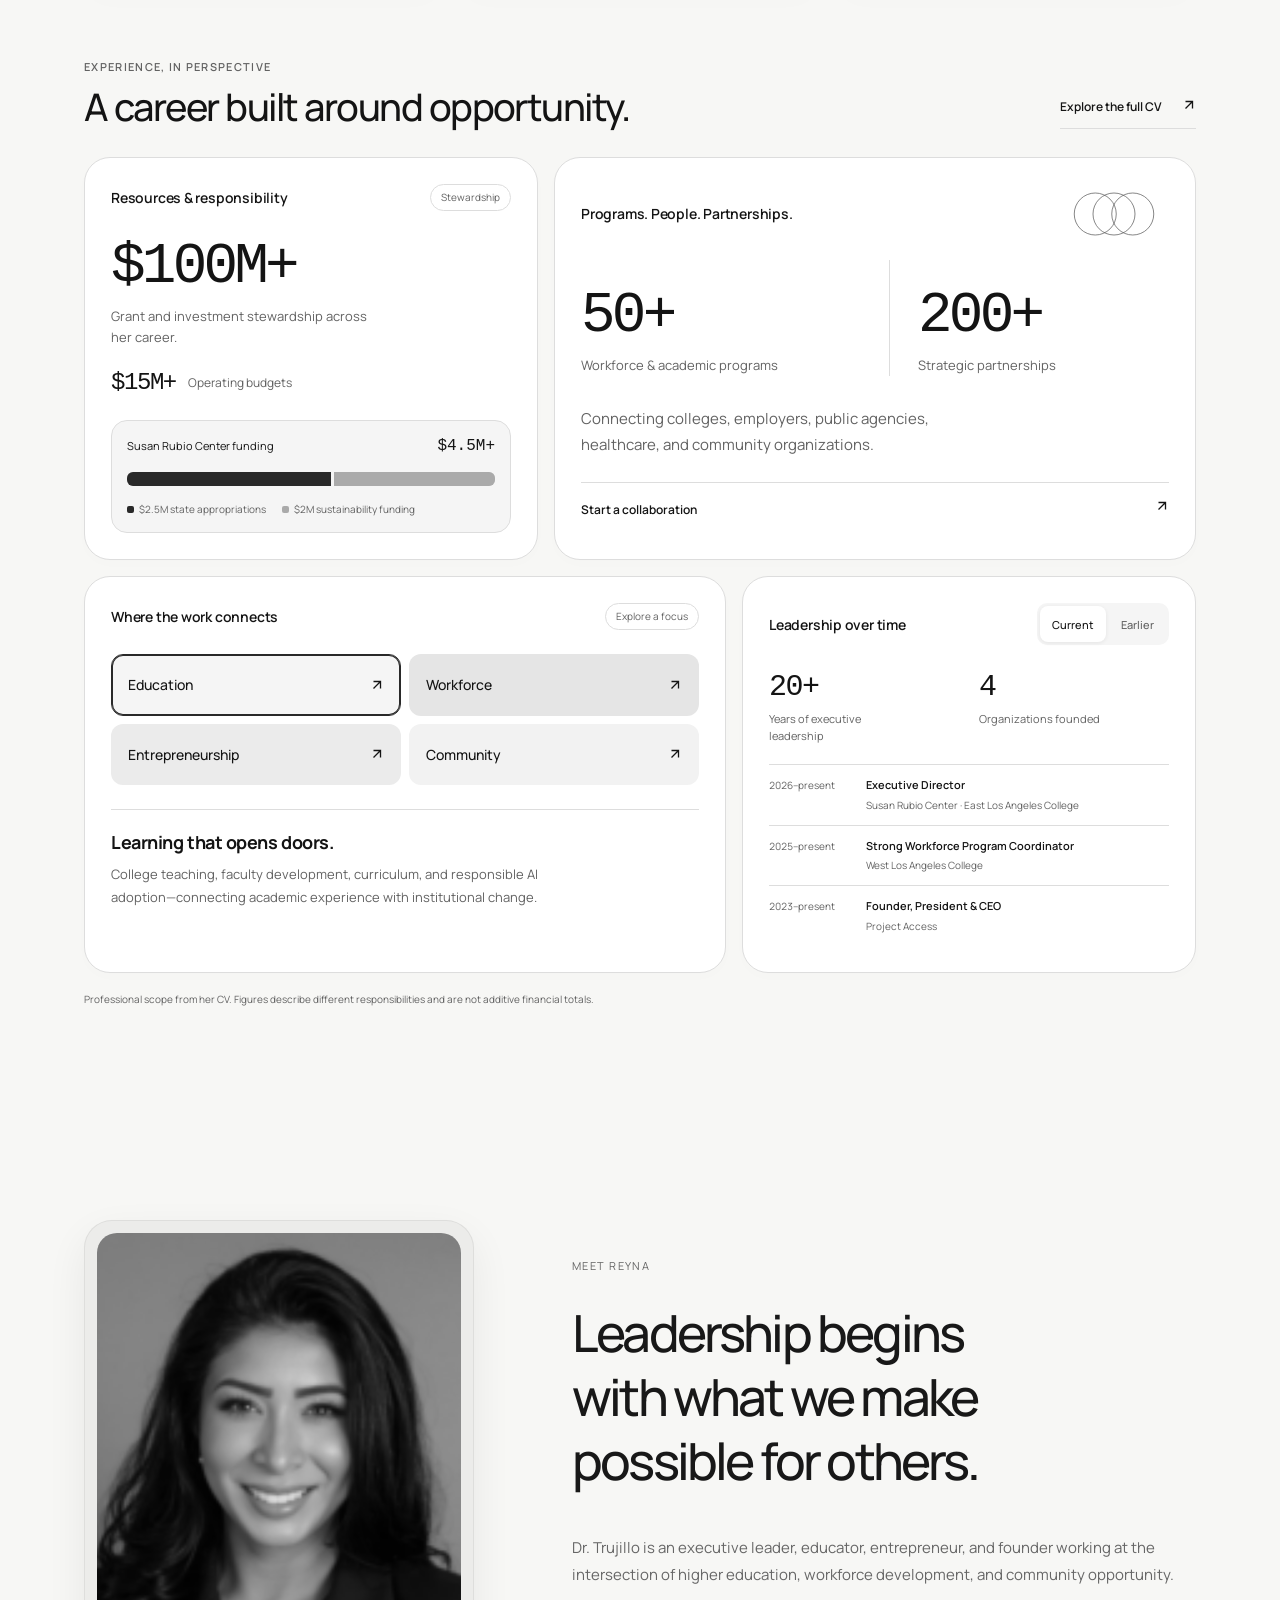
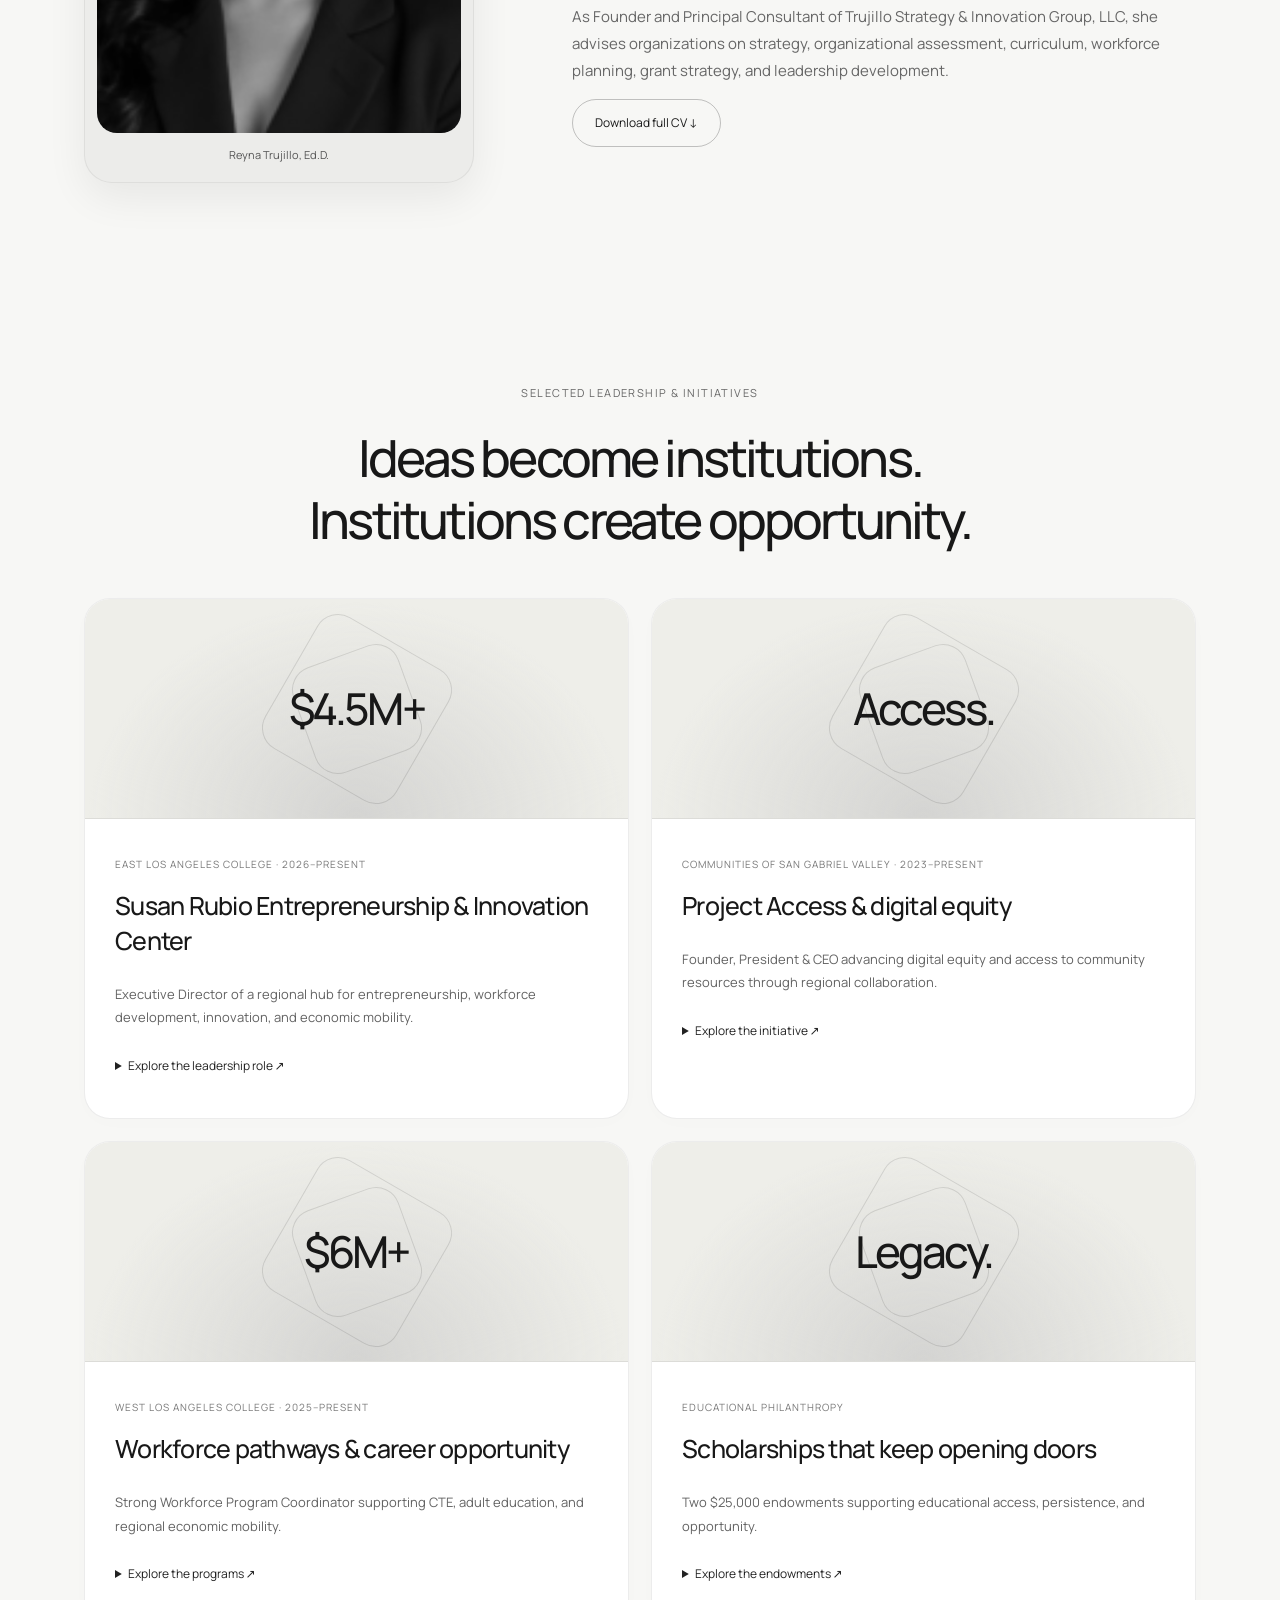
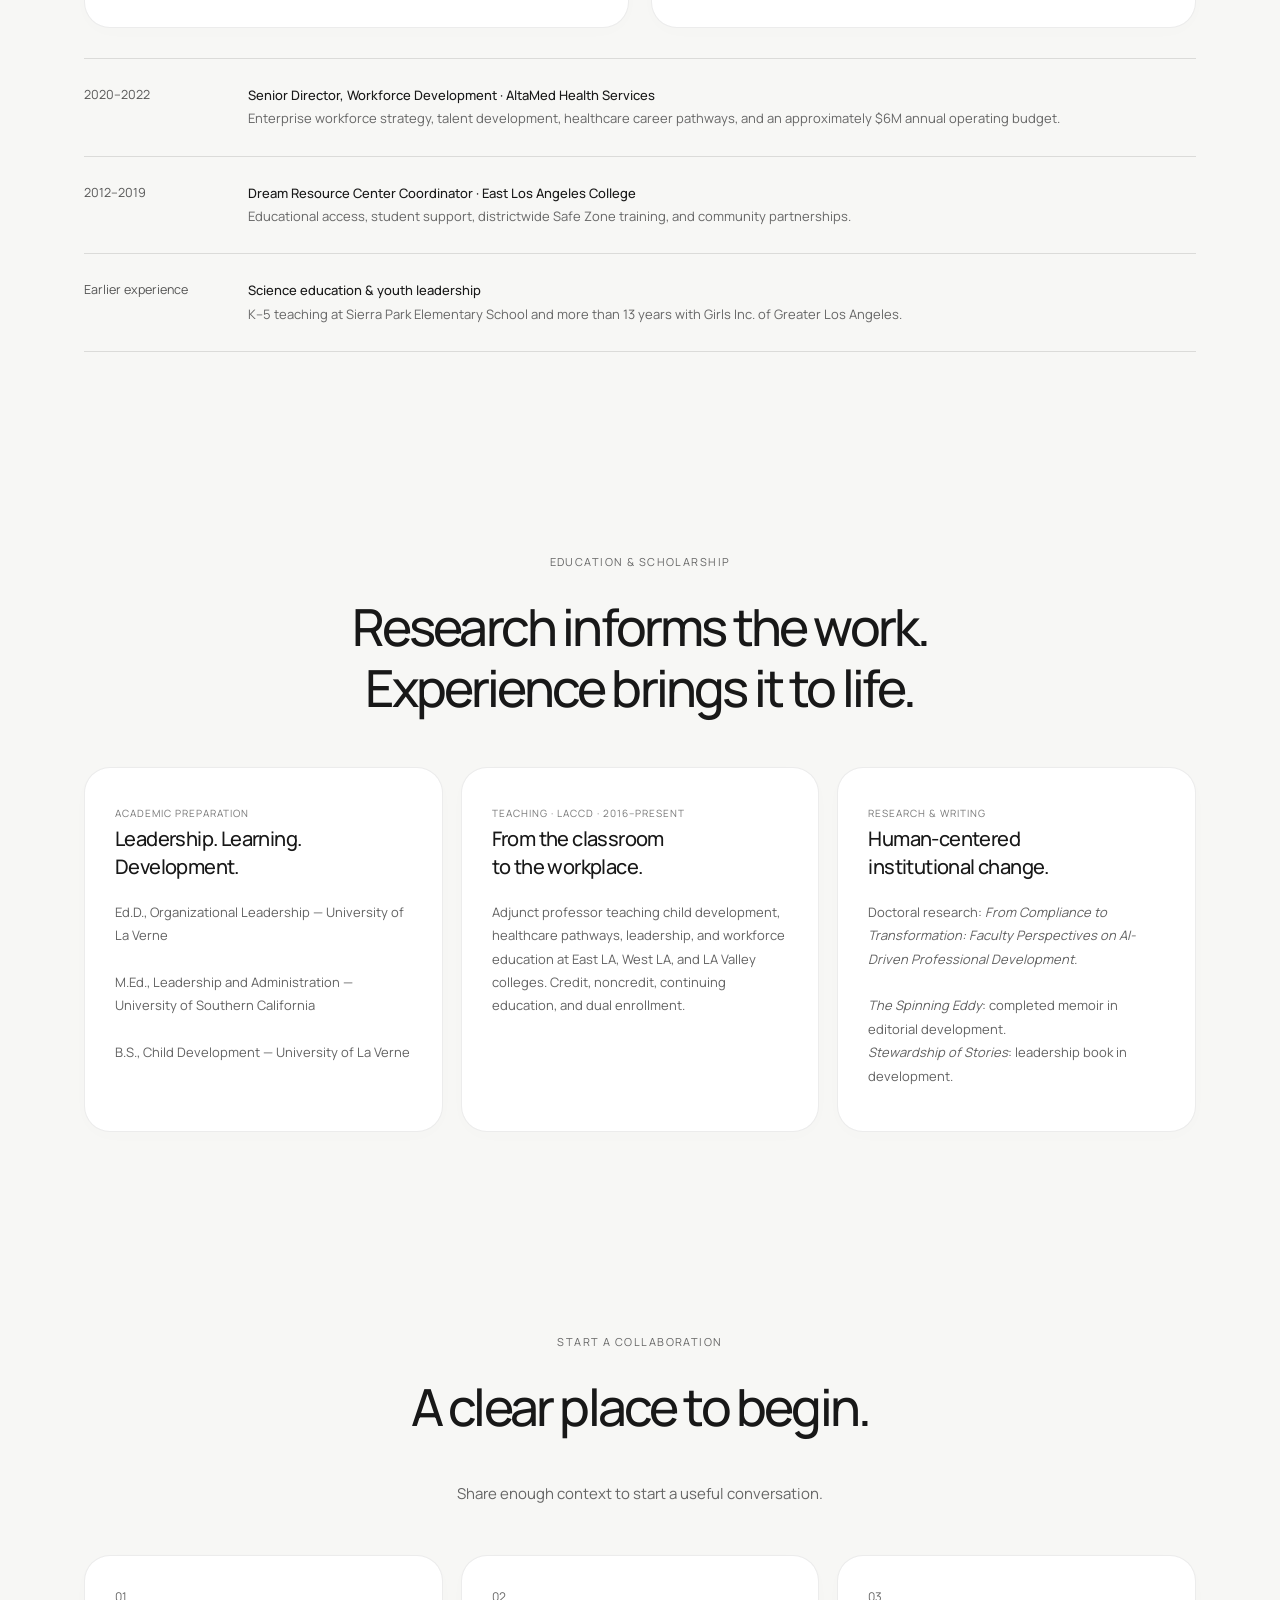
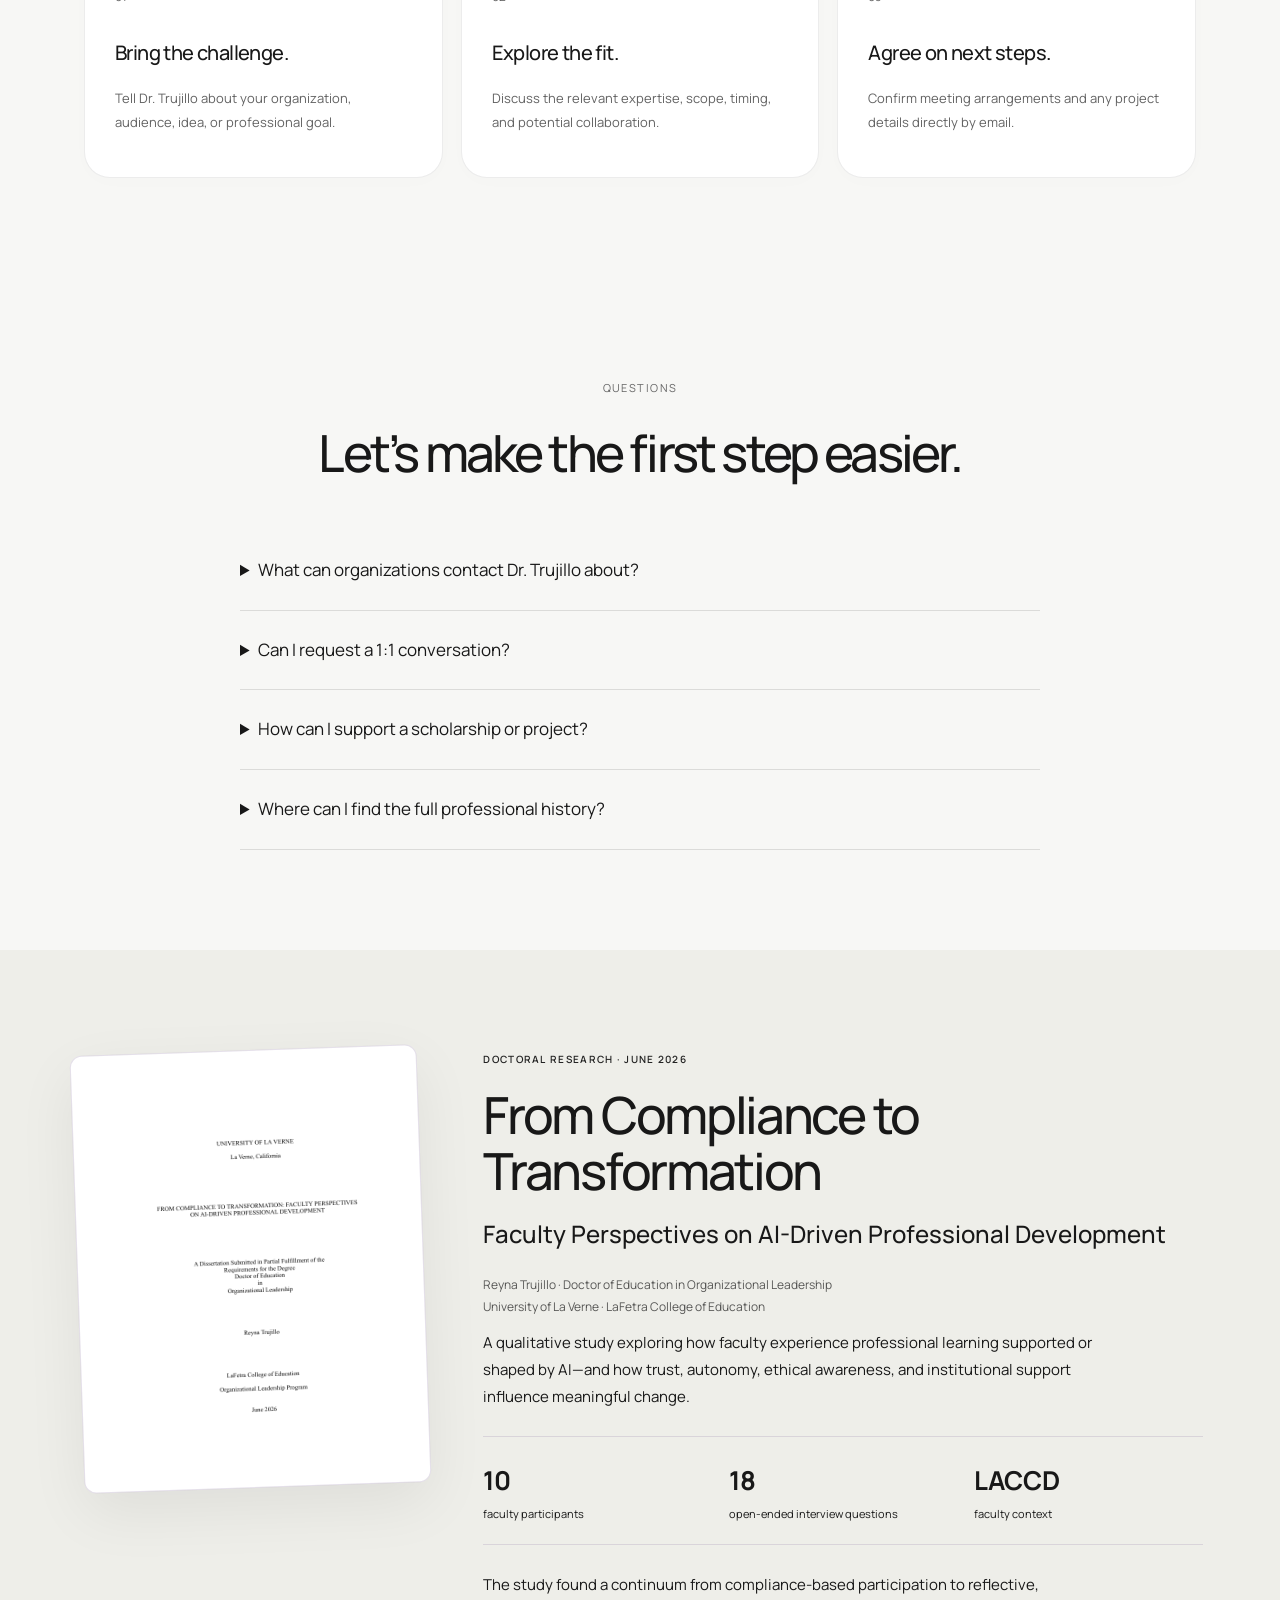
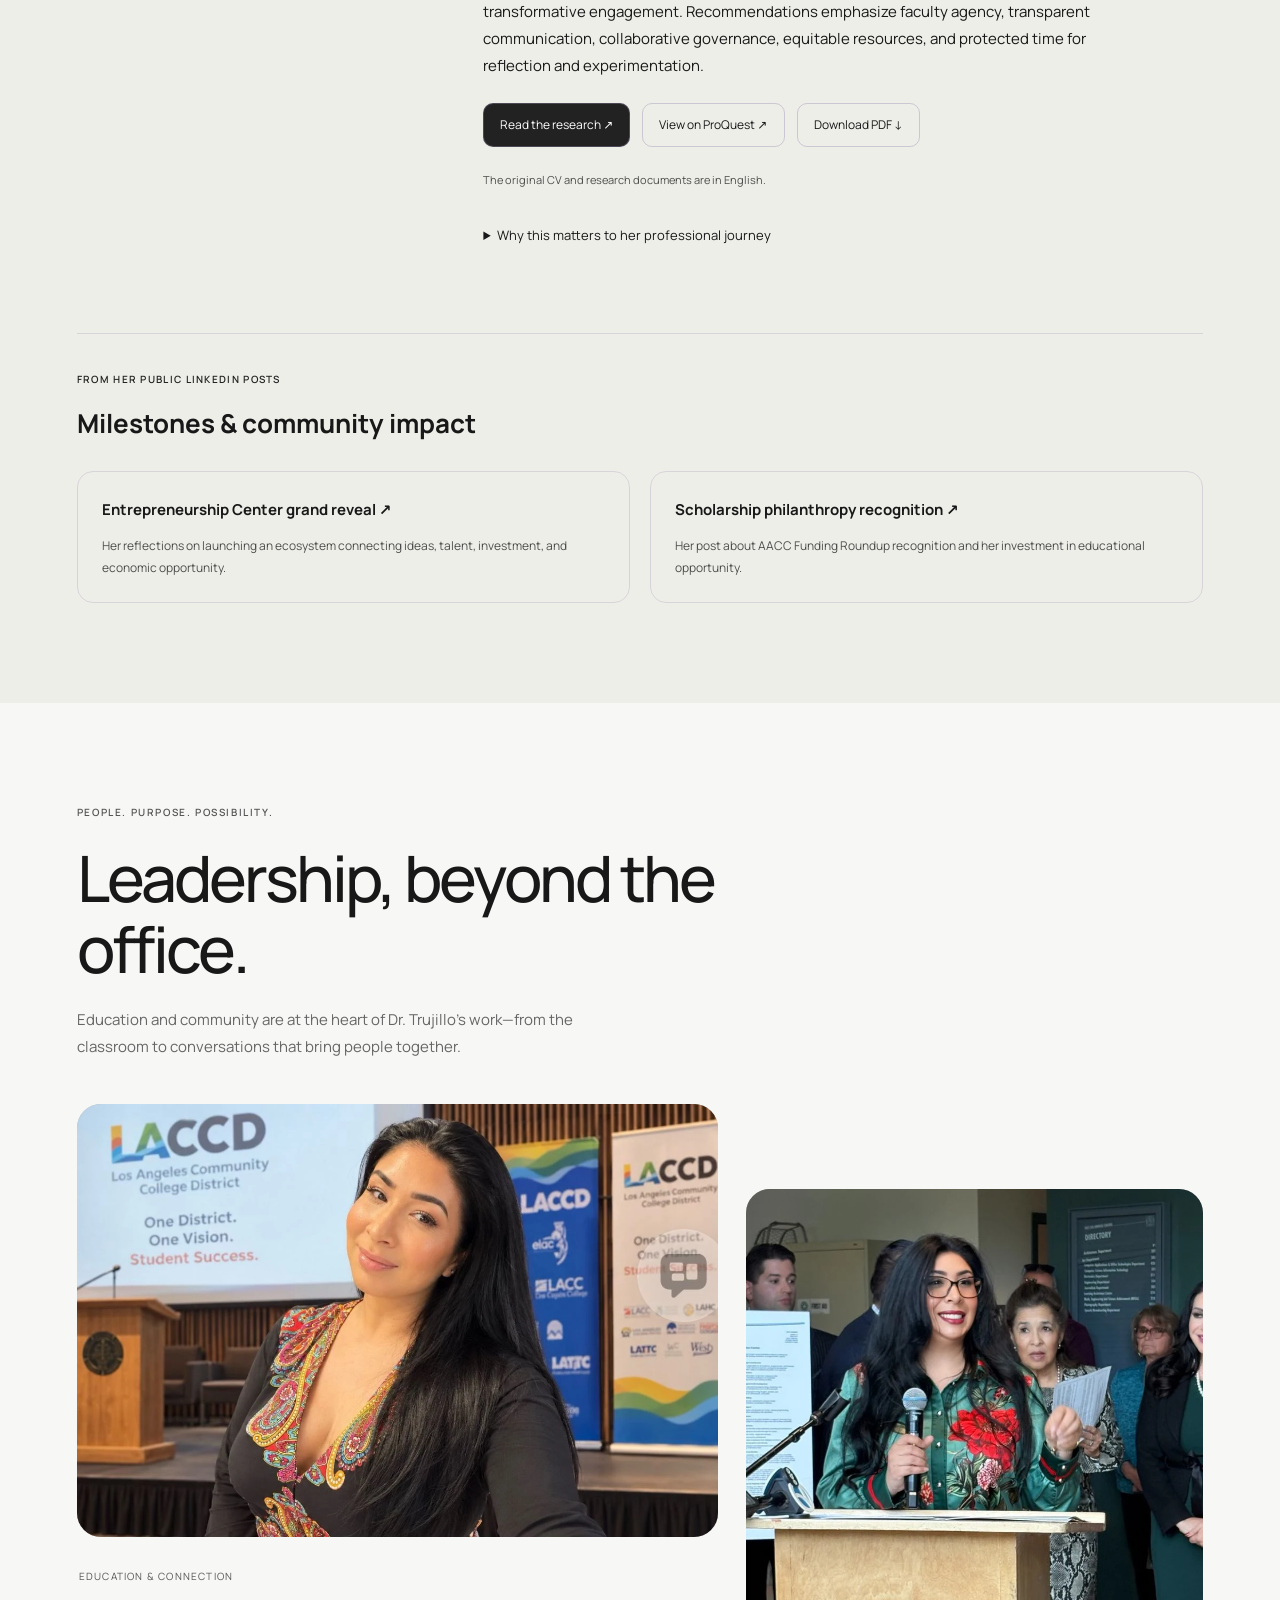
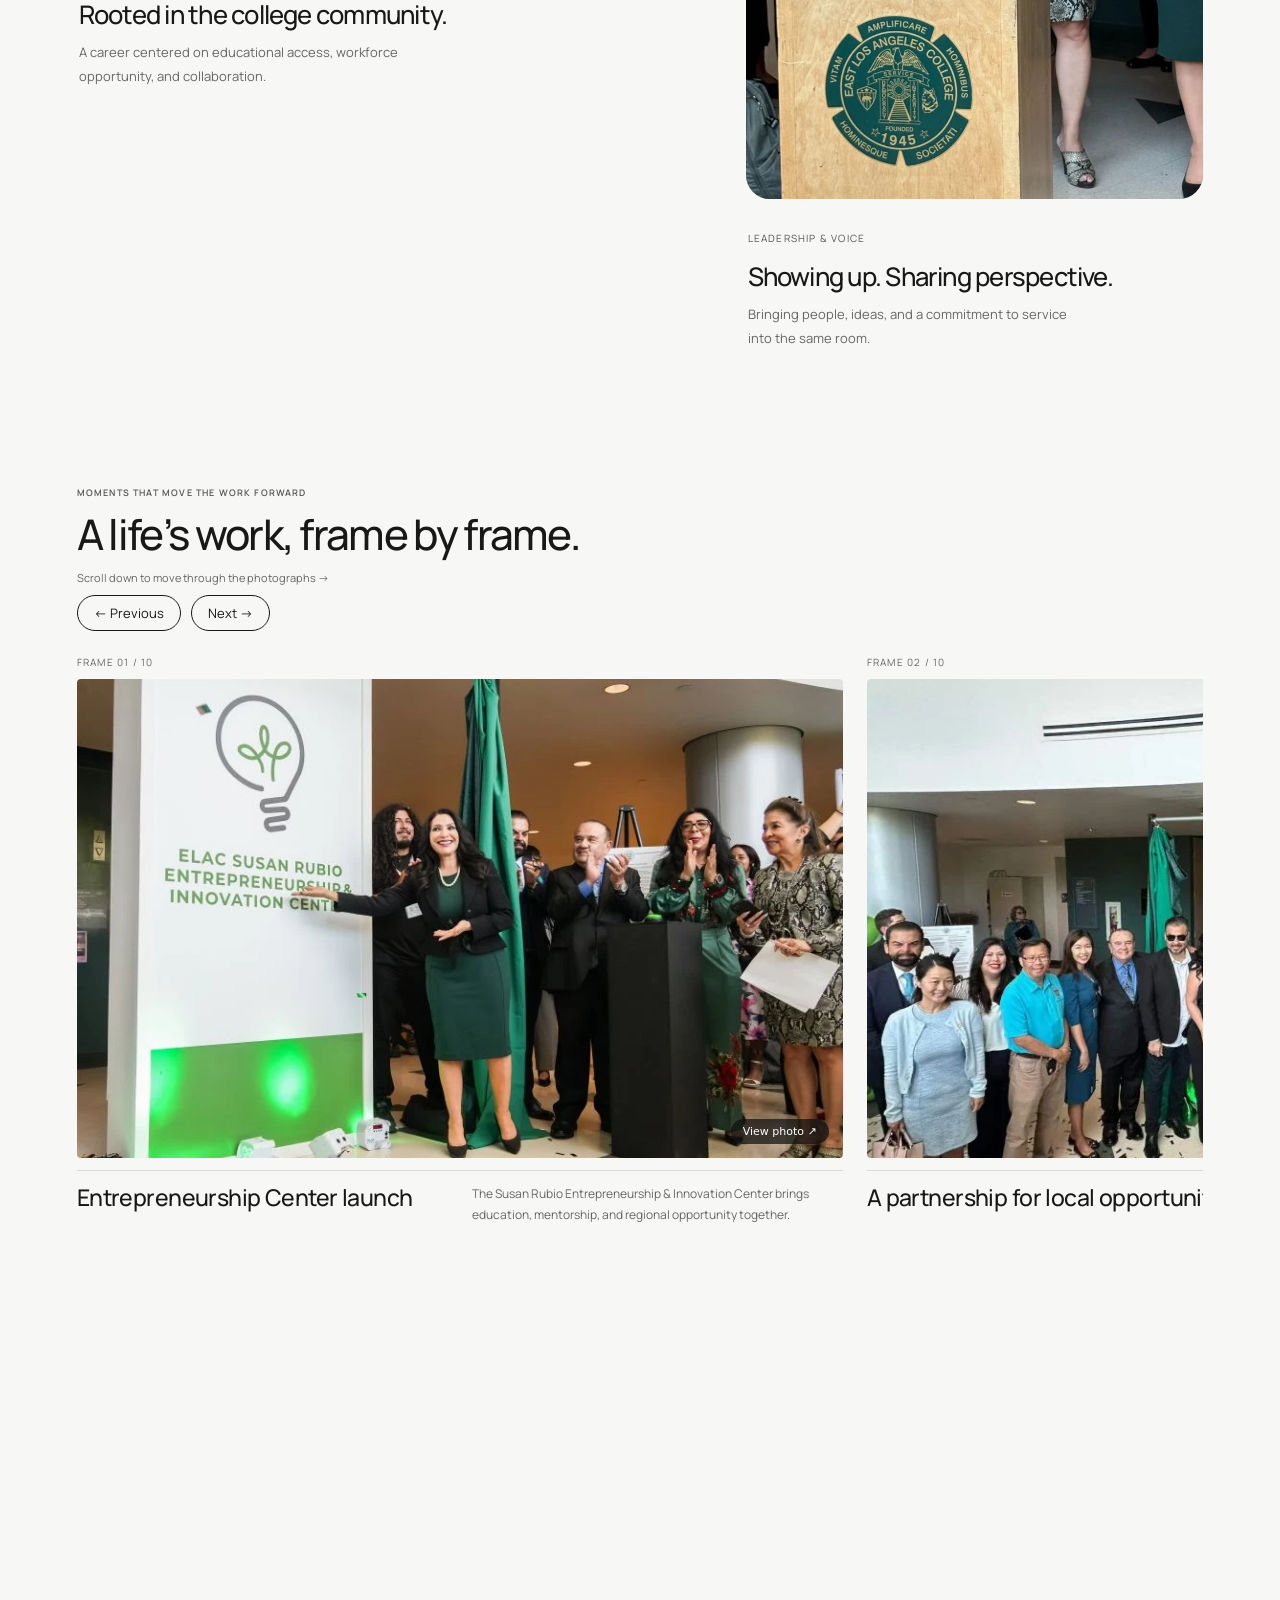
<file: Dr_Reyna_Trujillo_Standalone_Website/format-5/index.html>
<!doctype html><html lang="en"><head><meta charset="utf-8"><meta name="viewport" content="width=device-width,initial-scale=1"><title>Dr. Reyna Trujillo — A Legacy of Possibility</title><meta name="description" content="Dr. Reyna Trujillo’s executive leadership, advisory practice, workforce development and community impact."><link rel="stylesheet" href="https://fonts.googleapis.com/css2?family=Manrope:wght@400;500;600;700;800&display=swap"><link rel="stylesheet" href="../assets/connect.css?v=2"><style>
:root{color-scheme:dark;--sans:'Manrope',system-ui,sans-serif;--bg:#0c041b;--fg:#eee9fa;--muted:#b4a8c9;--line:#b99ce624;--purple:#c294ff}*{box-sizing:border-box}html{scroll-behavior:smooth;scroll-padding-top:110px}body{margin:0;background:var(--bg);color:var(--fg);font:400 15px/1.8 var(--sans);overflow-x:hidden}a{color:inherit}button{font:inherit}:focus-visible{outline:2px solid var(--purple);outline-offset:5px}::selection{background:#7945b8;color:white}.skip{position:fixed;top:-100px;z-index:200;padding:16px;background:#361159}.skip:focus{top:0}.header{position:fixed;top:20px;left:50%;transform:translateX(-50%);width:min(1120px,calc(100% - 36px));z-index:100;display:flex;align-items:center;gap:32px;background:#170d29c9;backdrop-filter:blur(24px);border:1px solid var(--line);border-radius:18px;padding:12px 20px}.logo{font-size:23px;font-weight:800;text-decoration:none;letter-spacing:-.08em;margin-right:auto}.header nav{display:flex;gap:26px;font-size:12px}.header nav a{text-decoration:none;color:var(--muted)}.button{display:inline-flex;align-items:center;justify-content:center;gap:24px;min-height:46px;padding:12px 22px;border-radius:12px;border:1px solid #c795ff50;background:linear-gradient(180deg,#7448a6,#48216e);box-shadow:inset 0 1px #ffffff23,0 4px 20px #7e3bae20;color:white;font-size:13px;text-decoration:none;transition:transform .25s,box-shadow .25s}.button:hover{transform:translateY(-3px);box-shadow:0 6px 32px #b76cff50}.button.secondary{background:#ffffff05;box-shadow:inset 0 1px #ffffff10;border-color:var(--line)}.hero{position:relative;text-align:center;padding:160px 22px 100px;isolation:isolate;overflow:hidden}.aurora{position:absolute;top:-220px;left:10%;width:80%;height:900px;z-index:-1;background:radial-gradient(ellipse at 30% 30%,#a121d44a,transparent 48%),radial-gradient(ellipse at 70% 40%,#465bb94d,transparent 45%);filter:blur(45px);transform:rotate(-20deg);animation:drift 14s ease-in-out infinite alternate;pointer-events:none}@keyframes drift{to{transform:translateY(40px) rotate(0deg);opacity:.7}}.wordmark{font-size:clamp(7rem,26vw,23rem);font-weight:700;letter-spacing:-.035em;line-height:1.1;color:transparent;-webkit-text-stroke:1px #b49acd66;margin:10px 0 34px;text-shadow:0 0 90px #bd77ff12}.wordmark sup{font-size:.48em;vertical-align:super;margin-left:.08em}.badges{display:flex;flex-wrap:wrap;justify-content:center;gap:10px}.badge{display:inline-flex;align-items:center;gap:9px;border:1px solid var(--line);background:linear-gradient(#ffffff0d,#ffffff03);box-shadow:inset 0 2px 2px #ffffff07;border-radius:99px;padding:6px 14px;font-size:12px;color:#d5c6e5}.badge i{width:6px;height:6px;background:#bd8cfa;border-radius:50%;box-shadow:0 0 12px #c992ff}.hero-copy{max-width:900px;margin:100px auto 0;border-top:1px solid var(--line);padding-top:54px}.eyebrow{color:#c294ff;font-size:11px;letter-spacing:.13em;text-transform:uppercase;margin:0 0 24px}h1,h2,h3,p{margin-top:0}h1{font-size:clamp(2.7rem,6.3vw,5.7rem);line-height:1.1;letter-spacing:-.055em;font-weight:500;margin-bottom:28px}h1 span{background:linear-gradient(110deg,#fff,#c59de9 65%,#8e72c7);background-clip:text;color:transparent}.intro{color:var(--muted);max-width:650px;margin:0 auto 30px;font-size:16px}.actions{display:flex;gap:12px;justify-content:center;flex-wrap:wrap}.section{max-width:1160px;margin:auto;padding:96px 24px}.section-title{text-align:center;max-width:760px;margin:0 auto 48px}.section-title h2{font-size:clamp(2rem,4vw,3.5rem);font-weight:500;line-height:1.2;letter-spacing:-.05em}.section-title p{color:var(--muted)}.grid{display:grid;grid-template-columns:repeat(3,minmax(0,1fr));gap:18px}.glass{position:relative;border:1px solid var(--line);border-radius:22px;background:radial-gradient(ellipse at 50% 0,#70439519,transparent 65%),linear-gradient(150deg,#ffffff07,#ffffff02);box-shadow:inset 0 1px #ffffff06;padding:30px;overflow:hidden;transition:border-color .3s,transform .3s}.glass:hover{border-color:#b580ff60;transform:translateY(-4px)}.glass .symbol{width:60px;height:60px;display:grid;place-items:center;border-radius:17px;background:linear-gradient(150deg,#ad78e92b,#4d246f17);border:1px solid #b280f23a;color:#cda7ff;font-size:28px;margin-bottom:38px;box-shadow:0 0 40px #a85fe815}.glass h3{font-size:20px;line-height:1.4;letter-spacing:-.03em;font-weight:500}.glass p,.glass li{font-size:13px;color:var(--muted)}.stats{display:grid;grid-template-columns:repeat(4,minmax(0,1fr));gap:18px;margin-top:24px}.stat{padding:26px;text-align:center}.stat b{display:block;font-size:35px;letter-spacing:-.06em;font-weight:500}.stat small{color:var(--muted);font-size:11px}.about{display:grid;grid-template-columns:.8fr 1.2fr;gap:72px;align-items:center}.portrait{position:relative;max-width:390px;border-radius:24px;padding:12px;background:linear-gradient(150deg,#7d46aa55,#4b225d10);border:1px solid var(--line)}.portrait img{display:block;width:100%;border-radius:16px;aspect-ratio:4/5;object-fit:cover}.portrait span{display:block;text-align:center;font-size:11px;padding-top:12px;color:var(--muted)}.about h2{font-size:clamp(2rem,4vw,3.2rem);font-weight:500;line-height:1.25;letter-spacing:-.05em}.about p{color:var(--muted)}.work-grid{display:grid;grid-template-columns:1fr 1fr;gap:22px}.work-card{padding:0;display:flex;flex-direction:column}.work-art{height:220px;background:radial-gradient(ellipse at 50% 130%,#ae64f17a,transparent 70%),linear-gradient(140deg,#27133e,#130b22);display:flex;align-items:center;justify-content:center;border-bottom:1px solid var(--line);position:relative}.work-art::before,.work-art::after{content:'';position:absolute;width:150px;height:150px;border:1px solid #c799fc29;border-radius:24px;transform:rotate(30deg)}.work-art::after{transform:rotate(-20deg);width:110px;height:110px}.work-art strong{font-size:44px;font-weight:500;letter-spacing:-.06em;z-index:1;text-shadow:0 0 30px #a971ea}.work-content{padding:30px}.tag{font-size:10px;color:#c5a5e4;text-transform:uppercase;letter-spacing:.1em}.work-content h3{margin-top:12px;font-size:25px}.work-content summary{cursor:pointer;font-size:12px;color:#d5baf4;padding:12px 0}.work-content details p{margin:10px 0}.timeline{border-top:1px solid var(--line);margin-top:30px}.timeline div{display:grid;grid-template-columns:140px 1fr;gap:24px;padding:25px 0;border-bottom:1px solid var(--line)}.timeline small{color:#c294ff}.timeline p{margin:0;color:var(--muted);font-size:13px}.timeline b{color:var(--fg);font-weight:500}.process{counter-reset:step}.process .glass::before{counter-increment:step;content:'0' counter(step);display:block;font-size:12px;color:#bc8ef5;margin-bottom:32px}details.faq{border-bottom:1px solid var(--line);padding:24px 0;max-width:800px;margin:auto}details.faq summary{cursor:pointer;font-size:17px}details.faq p{color:var(--muted);padding-top:20px;font-size:14px}.closing{text-align:center;padding:90px 24px 45px;background:radial-gradient(ellipse at 50% 100%,#6f2ea733,transparent 65%);border-top:1px solid var(--line)}.closing h2{font-size:clamp(3rem,8vw,7rem);font-weight:500;letter-spacing:-.065em;line-height:1.1}.closing small{display:block;margin-top:70px;color:var(--muted)}.connect-section{--connect-bg:#10071f;--connect-fg:#eee9fa;--connect-accent:#7449a8;border-top:1px solid var(--line);font-family:var(--sans)}.connect-section h2{font-family:var(--sans);font-weight:500}.connect-eyebrow{color:#c294ff}.connect-card{background:radial-gradient(ellipse at 50% 0,#70439520,transparent 75%),#ffffff03;border-color:var(--line);box-shadow:inset 0 1px #ffffff06}.connect-card h3{font-weight:500}.connect-card a{border:1px solid #d0a4ff30;background:linear-gradient(#7448a6,#48216e)}.connect-number{color:#c294ff}.format-switch{background:#0c041b;border-top:1px solid var(--line);padding-bottom:36px}.progress{position:fixed;top:0;left:0;height:2px;background:#c294ff;z-index:110;width:0}.reveal{opacity:1}.animate .reveal{opacity:0;transform:translateY(22px);transition:opacity .7s,transform .7s}.animate .reveal.visible{opacity:1;transform:none}@media(max-width:760px){.header{gap:16px;padding:10px 14px}.header nav{display:none}.header .button{min-height:42px;padding:8px 15px}.hero{padding-top:135px}.hero-copy{margin-top:65px}.wordmark{font-size:28vw}.section{padding:65px 22px}.grid,.work-grid{grid-template-columns:1fr}.stats{grid-template-columns:1fr 1fr;gap:10px}.stat{padding:18px 10px}.stat b{font-size:28px}.about{grid-template-columns:1fr;gap:36px}.portrait{max-width:300px;margin:auto}.timeline div{grid-template-columns:1fr;gap:8px}.work-art{height:190px}.intro{font-size:14px}}@media(prefers-reduced-motion:reduce){html{scroll-behavior:auto}*{animation:none!important;transition:none!important}.animate .reveal{opacity:1;transform:none}}
</style><link rel="stylesheet" href="../assets/community.css"><link rel="stylesheet" href="../assets/research.css"><link rel="stylesheet" href="../assets/linkedin-gallery.css"><link rel="stylesheet" href="../assets/format-five.css"><link rel="stylesheet" href="../assets/gallery-five.css?v=5"><link rel="stylesheet" href="../assets/impact-bento.css?v=1"><link rel="stylesheet" href="../assets/site-language.css?v=1"></head><body class="format-five"><a class="skip" href="#main">Skip to content</a><div class="progress" aria-hidden="true"></div><header class="header"><a href="#main" class="logo" aria-label="Reyna Trujillo home">RT<span class="brand-name">Reyna Trujillo</span></a><nav aria-label="Main navigation"><a href="#practice">Practice</a><a href="#work">Work</a><a href="#about">About</a><a href="#credentials">Scholarship</a><a href="#questions">Questions</a></nav><a class="button" href="#work-together">Let’s talk ↗</a></header><main id="main"><section class="portrait-hero" aria-labelledby="hero-title"><img class="hero-photo" src="../assets/reyna-laccd.webp" alt="Dr. Reyna Trujillo at the Los Angeles Community College District" width="1280" height="812" fetchpriority="high"><div class="hero-shade" aria-hidden="true"></div><div class="hero-caption"><p class="hero-kicker">DR. REYNA TRUJILLO · EDUCATOR. LEADER. CONNECTOR.</p><h1 id="hero-title">A legacy of<br><em>possibility.</em></h1><blockquote>“Our greatest legacy is not what we build for ourselves, but what we make possible for others.”</blockquote><p class="quote-credit">— Dr. Reyna Trujillo</p><div class="hero-buttons"><a href="#work" class="button">Discover my work ↗</a><a href="#work-together" class="button secondary">Let’s connect ↗</a></div></div><div class="hero-bottom"><span>Education · Workforce · Entrepreneurship</span><a href="#practice">Explore the journey ↓</a><span>Los Angeles, California</span></div></section>
<section class="section" id="practice"><div class="section-title reveal"><p class="eyebrow">A connected practice</p><h2>Three perspectives.<br>One commitment to opportunity.</h2><p>Executive strategy, teaching, and cross-sector collaboration—grounded in more than two decades of service.</p></div><div class="grid"><article class="glass reveal"><div class="symbol" aria-hidden="true">↗</div><h3>Leadership & strategy.</h3><p>Organizational planning, fiscal stewardship, board governance, and institutional advancement across education, healthcare, and nonprofits.</p></article><article class="glass reveal"><div class="symbol" aria-hidden="true">✧</div><h3>Learning & innovation.</h3><p>Workforce pathways, curriculum development, faculty learning, and responsible AI adoption that connect education with changing community needs.</p></article><article class="glass reveal"><div class="symbol" aria-hidden="true">∞</div><h3>People & partnerships.</h3><p>Executive coaching, mentorship, entrepreneurship ecosystems, and partnerships among colleges, employers, government, and philanthropy.</p></article></div><div class="stats"><div class="glass stat"><b>20+</b><small>Years of executive leadership</small></div><div class="glass stat"><b>$100M+</b><small>Grant & investment stewardship</small></div><div class="glass stat"><b>50+</b><small>Workforce & academic programs</small></div><div class="glass stat"><b>200+</b><small>Strategic partnerships</small></div></div></section>
<section class="section about" id="about"><div class="portrait reveal"><img src="../assets/reyna-trujillo.png" alt="Portrait of Dr. Reyna Trujillo" width="400" height="500" ><span>Reyna Trujillo, Ed.D.</span></div><div class="reveal"><p class="eyebrow">Meet Reyna</p><h2>Leadership begins<br>with what we make<br>possible for others.</h2><p>Dr. Trujillo is an executive leader, educator, entrepreneur, and founder working at the intersection of higher education, workforce development, and community opportunity.</p><p>As Founder and Principal Consultant of Trujillo Strategy & Innovation Group, LLC, she advises organizations on strategy, organizational assessment, curriculum, workforce planning, grant strategy, and leadership development.</p><a class="button secondary" href="../assets/reyna-trujillo-cv-2026.docx" download>Download full CV ↓</a></div></section>
<section class="section" id="work"><div class="section-title reveal"><p class="eyebrow">Selected leadership & initiatives</p><h2>Ideas become institutions.<br>Institutions create opportunity.</h2></div><div class="work-grid">
<article class="glass work-card reveal"><div class="work-art"><strong>$4.5M+</strong></div><div class="work-content"><span class="tag">East Los Angeles College · 2026–Present</span><h3>Susan Rubio Entrepreneurship & Innovation Center</h3><p>Executive Director of a regional hub for entrepreneurship, workforce development, innovation, and economic mobility.</p><details><summary>Explore the leadership role ↗</summary><p>Oversees approximately $2.5M in state appropriations and an additional $2M in sustainability funding. Directs strategy, budgets, staffing, partnerships, and organizational performance.</p></details></div></article>
<article class="glass work-card reveal"><div class="work-art"><strong>Access.</strong></div><div class="work-content"><span class="tag">Communities of San Gabriel Valley · 2023–Present</span><h3>Project Access & digital equity</h3><p>Founder, President & CEO advancing digital equity and access to community resources through regional collaboration.</p><details><summary>Explore the initiative ↗</summary><p>Conceived Community Linked Sources®, an AI-powered resource navigation platform connecting residents with verified health, education, workforce, housing, and community resources. Oversees an approximately $1.5M annual operating budget.</p></details></div></article>
<article class="glass work-card reveal"><div class="work-art"><strong>$6M+</strong></div><div class="work-content"><span class="tag">West Los Angeles College · 2025–Present</span><h3>Workforce pathways & career opportunity</h3><p>Strong Workforce Program Coordinator supporting CTE, adult education, and regional economic mobility.</p><details><summary>Explore the programs ↗</summary><p>Stewards more than $6M in workforce investments, including SWP, CAEP, and Perkins V initiatives. Develops pathways and certificates in healthcare, AI, construction, business, and workforce readiness.</p></details></div></article>
<article class="glass work-card reveal"><div class="work-art"><strong>Legacy.</strong></div><div class="work-content"><span class="tag">Educational philanthropy</span><h3>Scholarships that keep opening doors</h3><p>Two $25,000 endowments supporting educational access, persistence, and opportunity.</p><details><summary>Explore the endowments ↗</summary><p>The Pathways to Possibility Endowment at West Los Angeles College Foundation supports noncredit and adult education students. The Legacy Scholarship Endowment at East Los Angeles College Foundation supports achievement, persistence, and leadership development.</p></details></div></article></div>
<div class="timeline"><div><small>2020–2022</small><p><b>Senior Director, Workforce Development · AltaMed Health Services</b><br>Enterprise workforce strategy, talent development, healthcare career pathways, and an approximately $6M annual operating budget.</p></div><div><small>2012–2019</small><p><b>Dream Resource Center Coordinator · East Los Angeles College</b><br>Educational access, student support, districtwide Safe Zone training, and community partnerships.</p></div><div><small>Earlier experience</small><p><b>Science education & youth leadership</b><br>K–5 teaching at Sierra Park Elementary School and more than 13 years with Girls Inc. of Greater Los Angeles.</p></div></div></section>
<section class="section" id="credentials"><div class="section-title reveal"><p class="eyebrow">Education & scholarship</p><h2>Research informs the work.<br>Experience brings it to life.</h2></div><div class="grid"><article class="glass reveal"><span class="tag">Academic preparation</span><h3>Leadership. Learning. Development.</h3><p>Ed.D., Organizational Leadership — University of La Verne<br><br>M.Ed., Leadership and Administration — University of Southern California<br><br>B.S., Child Development — University of La Verne</p></article><article class="glass reveal"><span class="tag">Teaching · LACCD · 2016–Present</span><h3>From the classroom<br>to the workplace.</h3><p>Adjunct professor teaching child development, healthcare pathways, leadership, and workforce education at East LA, West LA, and LA Valley colleges. Credit, noncredit, continuing education, and dual enrollment.</p></article><article class="glass reveal"><span class="tag">Research & writing</span><h3>Human-centered<br>institutional change.</h3><p>Doctoral research: <em>From Compliance to Transformation: Faculty Perspectives on AI-Driven Professional Development.</em><br><br><em>The Spinning Eddy</em>: completed memoir in editorial development.<br><em>Stewardship of Stories</em>: leadership book in development.</p></article></div></section>
<section class="section"><div class="section-title"><p class="eyebrow">Start a collaboration</p><h2>A clear place to begin.</h2><p>Share enough context to start a useful conversation.</p></div><div class="grid process"><article class="glass"><h3>Bring the challenge.</h3><p>Tell Dr. Trujillo about your organization, audience, idea, or professional goal.</p></article><article class="glass"><h3>Explore the fit.</h3><p>Discuss the relevant expertise, scope, timing, and potential collaboration.</p></article><article class="glass"><h3>Agree on next steps.</h3><p>Confirm meeting arrangements and any project details directly by email.</p></article></div></section>
<section class="section" id="questions"><div class="section-title"><p class="eyebrow">Questions</p><h2>Let’s make the first step easier.</h2></div><details class="faq"><summary>What can organizations contact Dr. Trujillo about?</summary><p>Executive consulting, strategic planning, workforce development, curriculum and certificate design, grant strategy, AI integration, executive coaching, speaking, and facilitation.</p></details><details class="faq"><summary>Can I request a 1:1 conversation?</summary><p>Yes. Use the meeting or coaching inquiry below to share your goals and preferred times. Availability and arrangements are confirmed by email.</p></details><details class="faq"><summary>How can I support a scholarship or project?</summary><p>Use the giving or sponsorship inquiry to identify the initiative you would like to support. Ask for the relevant organization’s official contact and giving process.</p></details><details class="faq"><summary>Where can I find the full professional history?</summary><p><a href="../assets/reyna-trujillo-cv-2026.docx" download>Download Dr. Trujillo’s complete 2026 curriculum vitae.</a> Professional references and letters of recommendation are available upon request.</p></details></section>
<section id="contact" class="closing"><p class="eyebrow">Reyna Trujillo, Ed.D.</p><h2>What could we<br>make possible?</h2><a class="button" href="mailto:trujilr2@laccd.edu">Start a conversation ↗</a><small>© 2026 Reyna Trujillo · <a href="https://linkedin.com/in/reytrujillo" target="_blank" rel="noopener">LinkedIn</a> · <a href="#main">Back to top ↑</a></small></section></main><script src="../assets/connect.js"></script><script>
(()=>{const reduced=matchMedia('(prefers-reduced-motion: reduce)').matches;if(!reduced){document.documentElement.classList.add('animate');const io=new IntersectionObserver(es=>es.forEach(e=>{if(e.isIntersecting){e.target.classList.add('visible');io.unobserve(e.target)}}),{threshold:.1});document.querySelectorAll('.reveal').forEach(e=>io.observe(e))}const update=()=>document.querySelector('.progress').style.width=100*scrollY/Math.max(1,document.documentElement.scrollHeight-innerHeight)+'%';addEventListener('scroll',update,{passive:true});update();const links=document.querySelector('.format-switch');links.querySelector('span').textContent='Explore the four designs';const a=document.createElement('a');a.href='../format-4/';a.textContent='Format 4';links.append(a);const fifth=document.createElement('a');fifth.href='./';fifth.textContent='Format 5';fifth.setAttribute('aria-current','page');links.append(fifth);links.querySelector('span').textContent='Explore the five designs'})();
</script><script src="../assets/community.js"></script><script src="../assets/research.js"></script><script src="../assets/linkedin-gallery.js?v=2"></script><script src="../assets/compact-contact.js?v=2"></script><script src="../assets/distinct-galleries.js"></script><script src="../assets/scroll-filmstrip.js?v=4"></script><script src="../assets/impact-bento.js?v=1"></script><script src="../assets/site-language.js?v=1"></script></body></html>
</file>
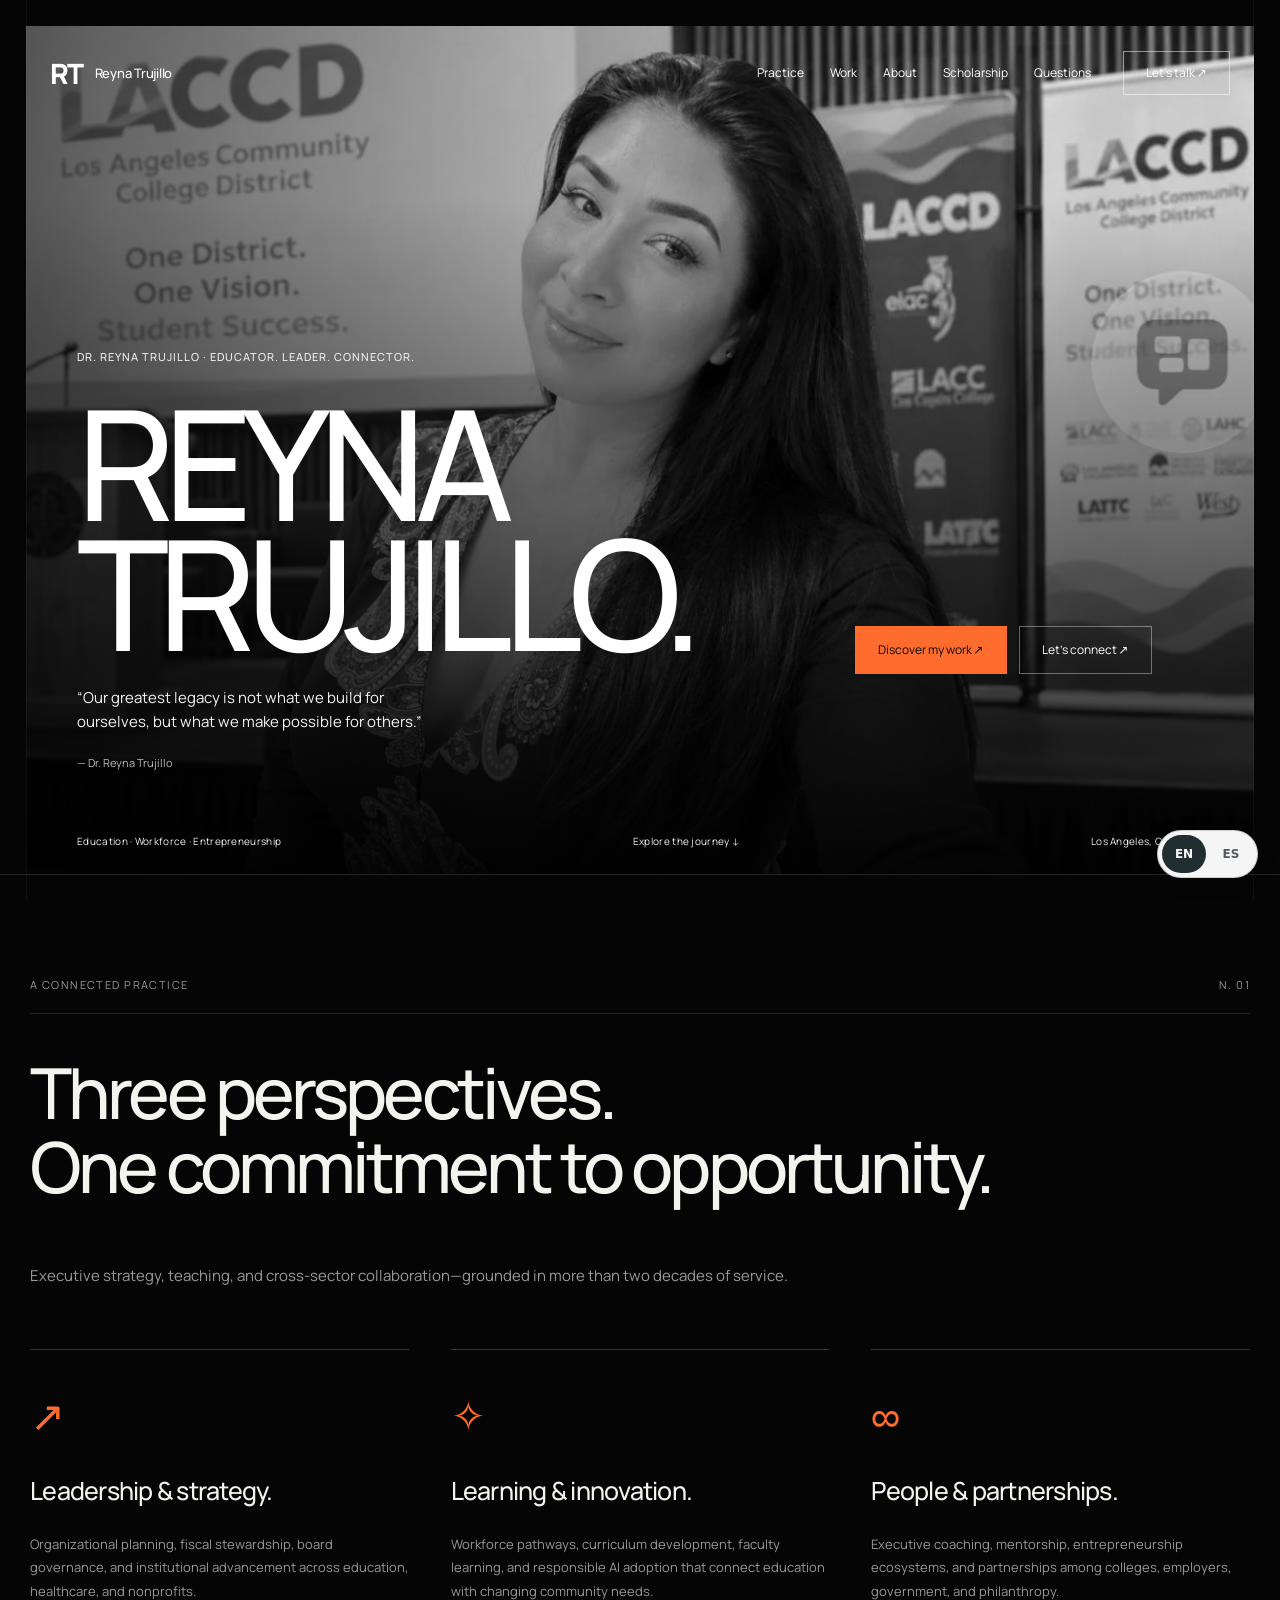
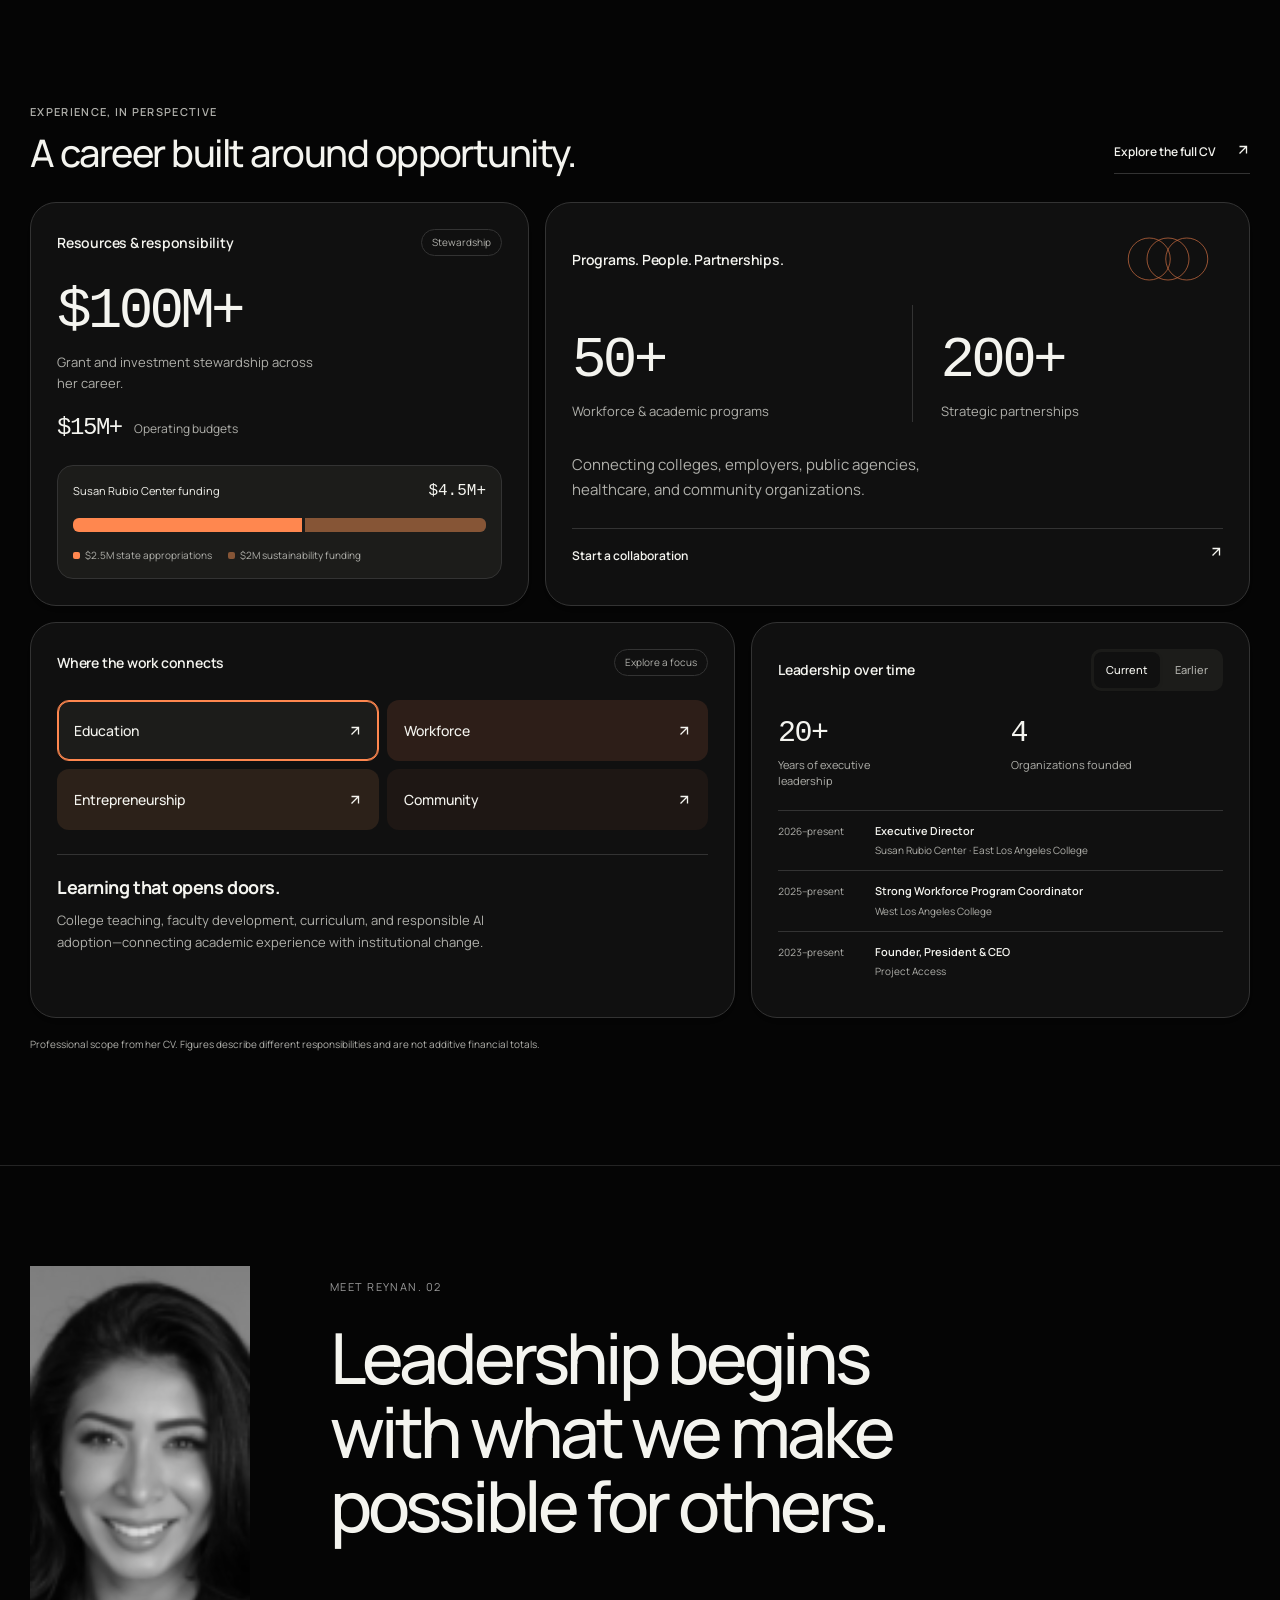
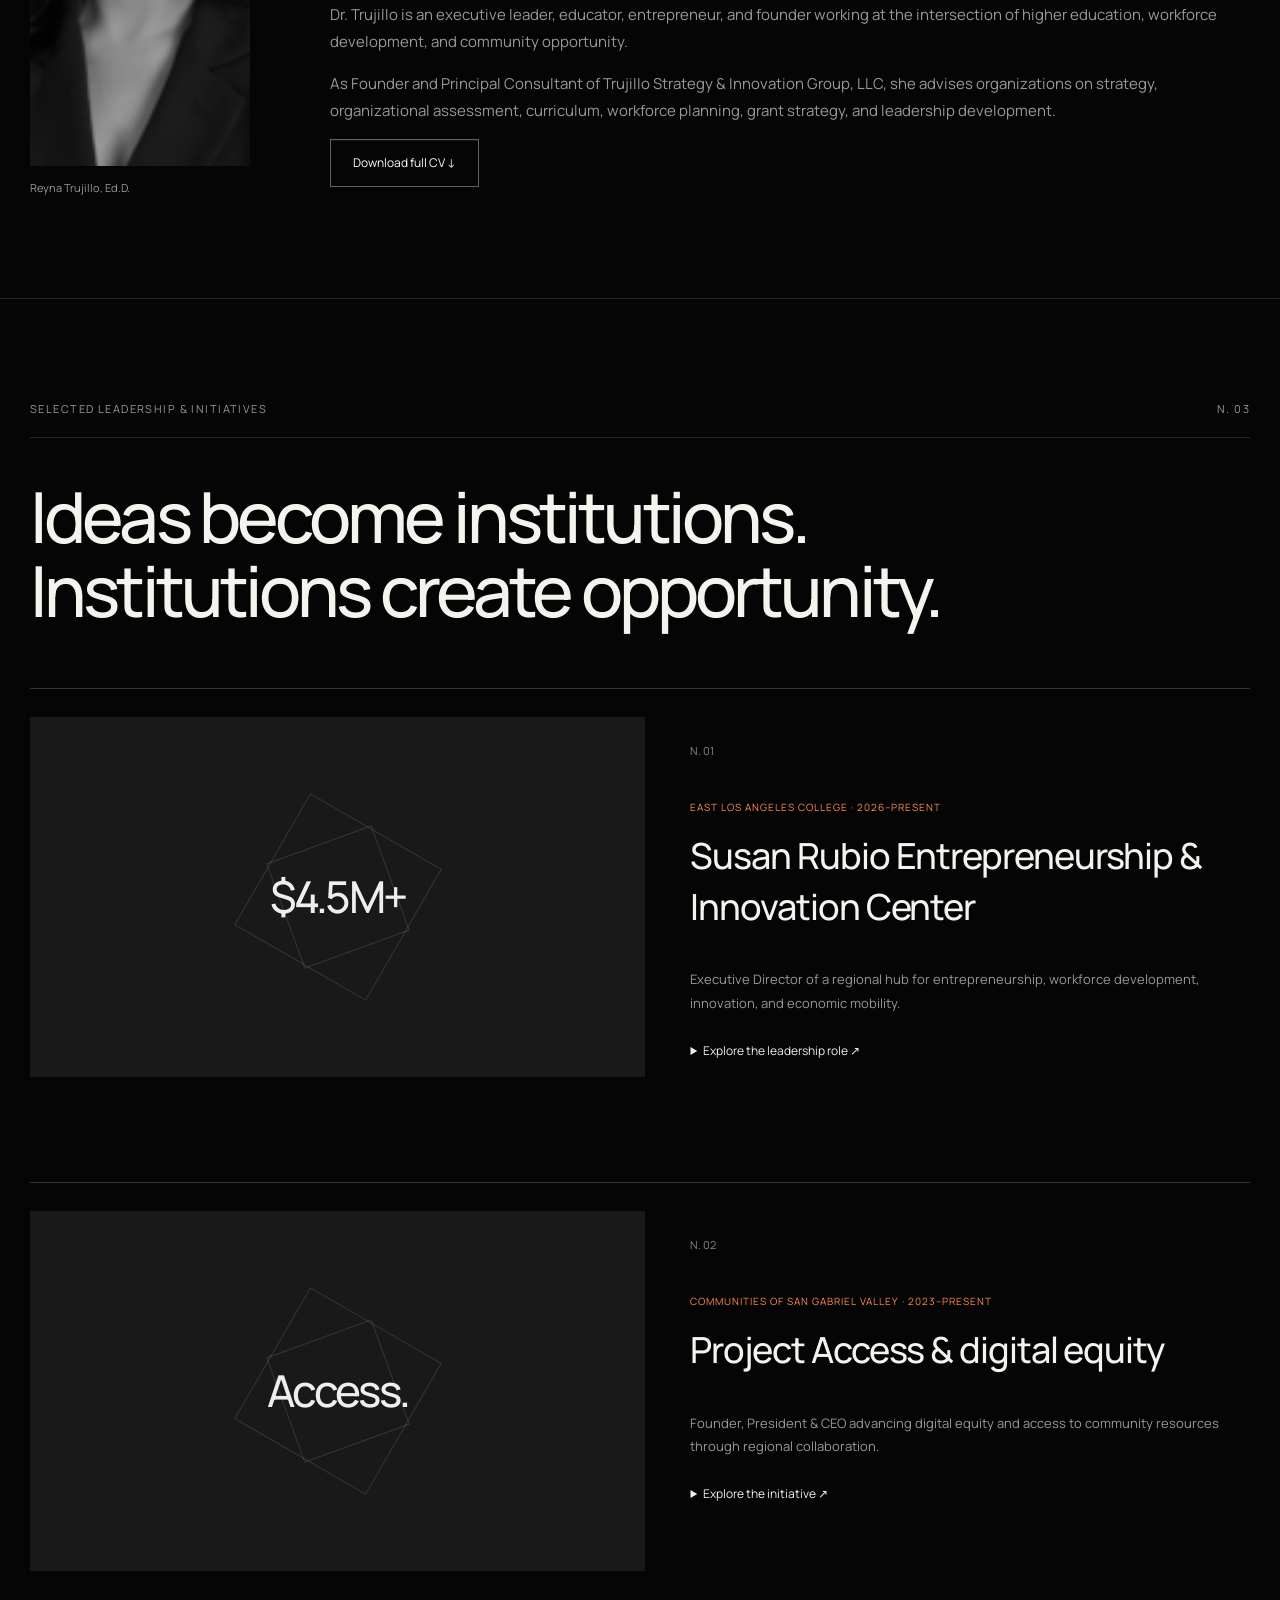
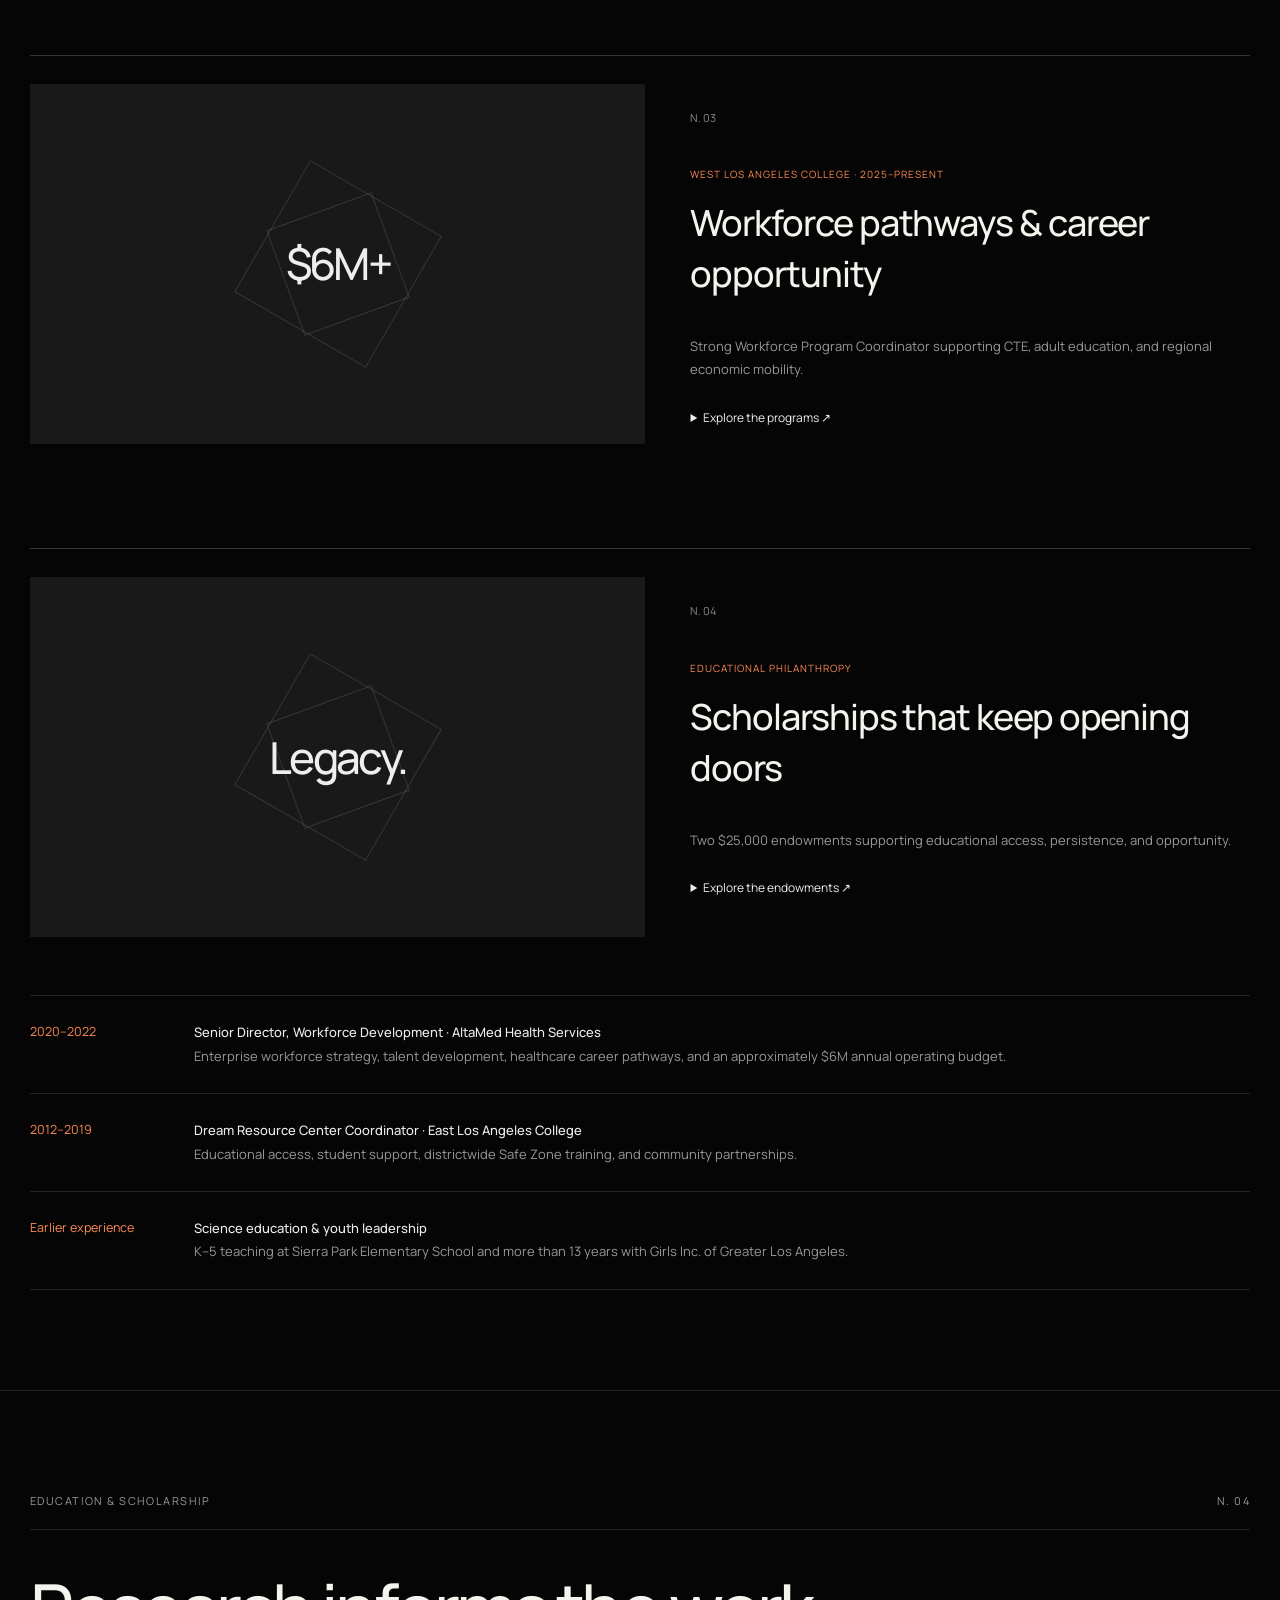
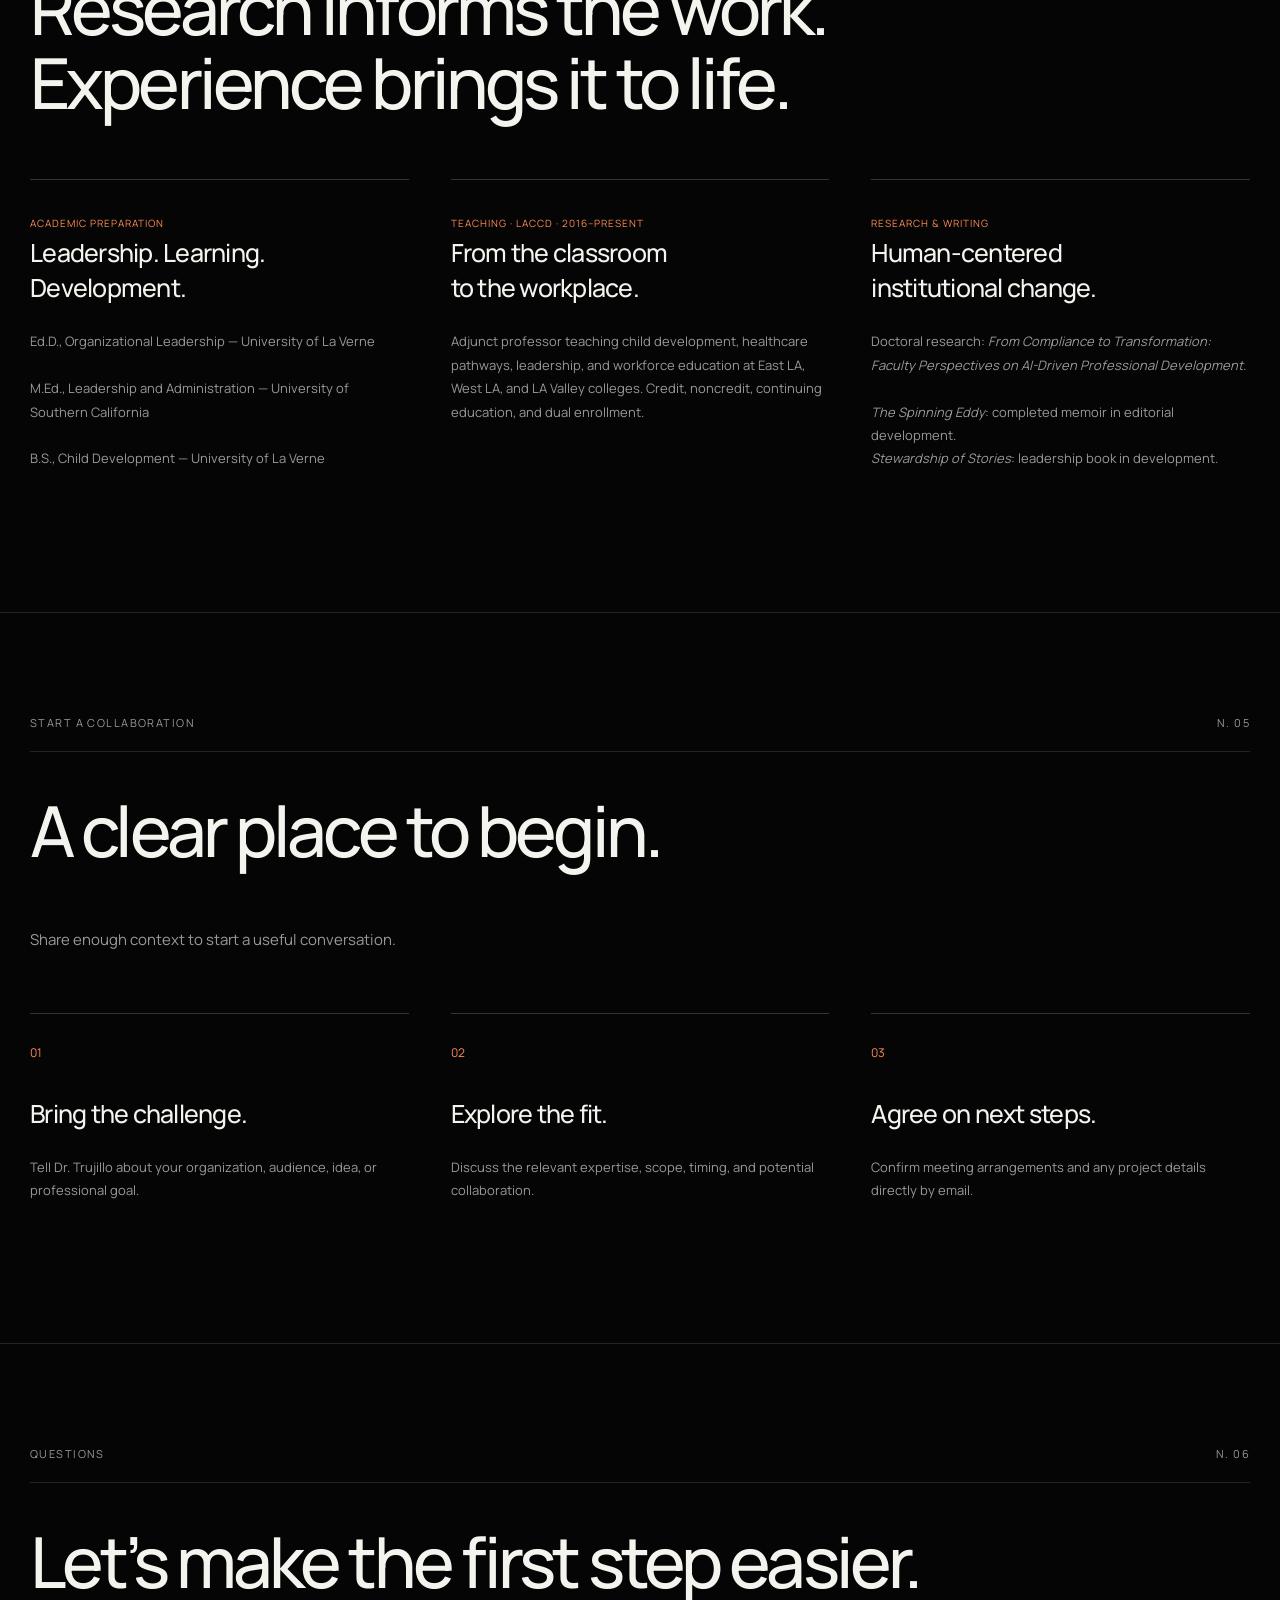
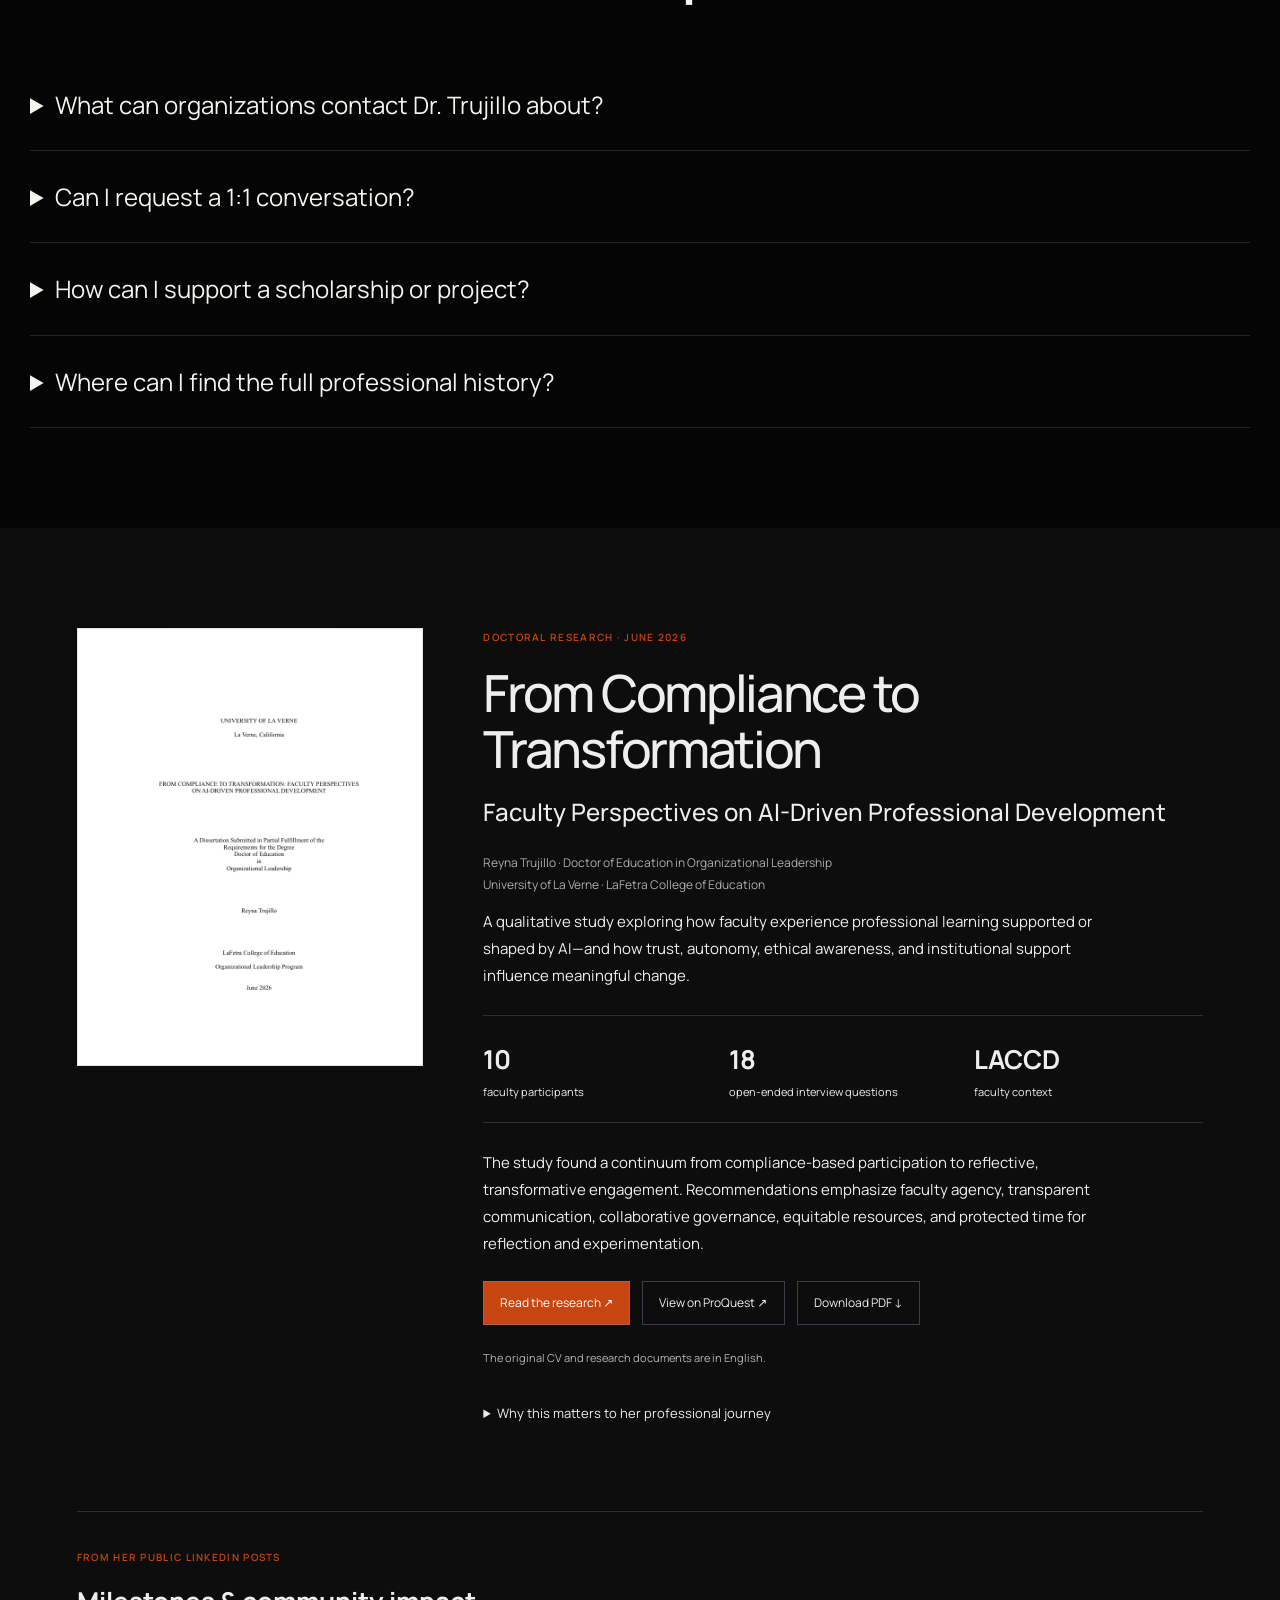
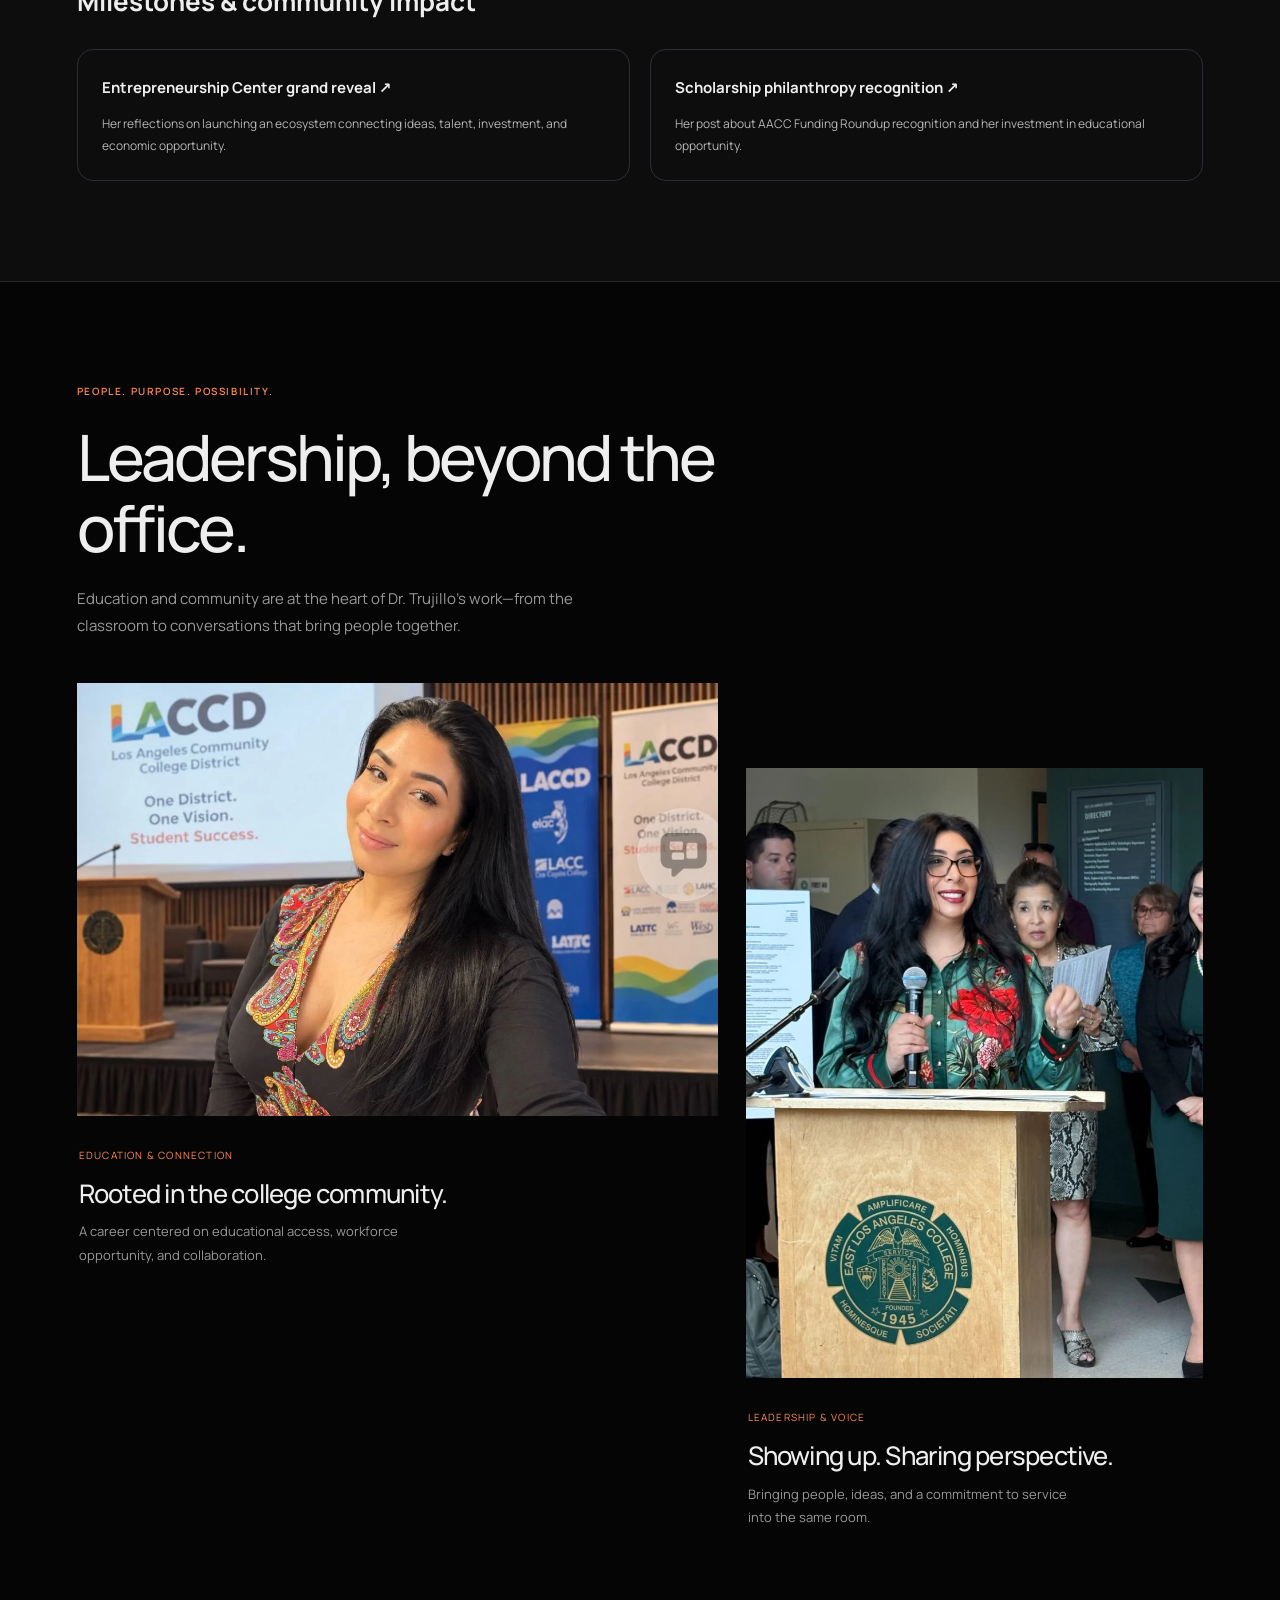
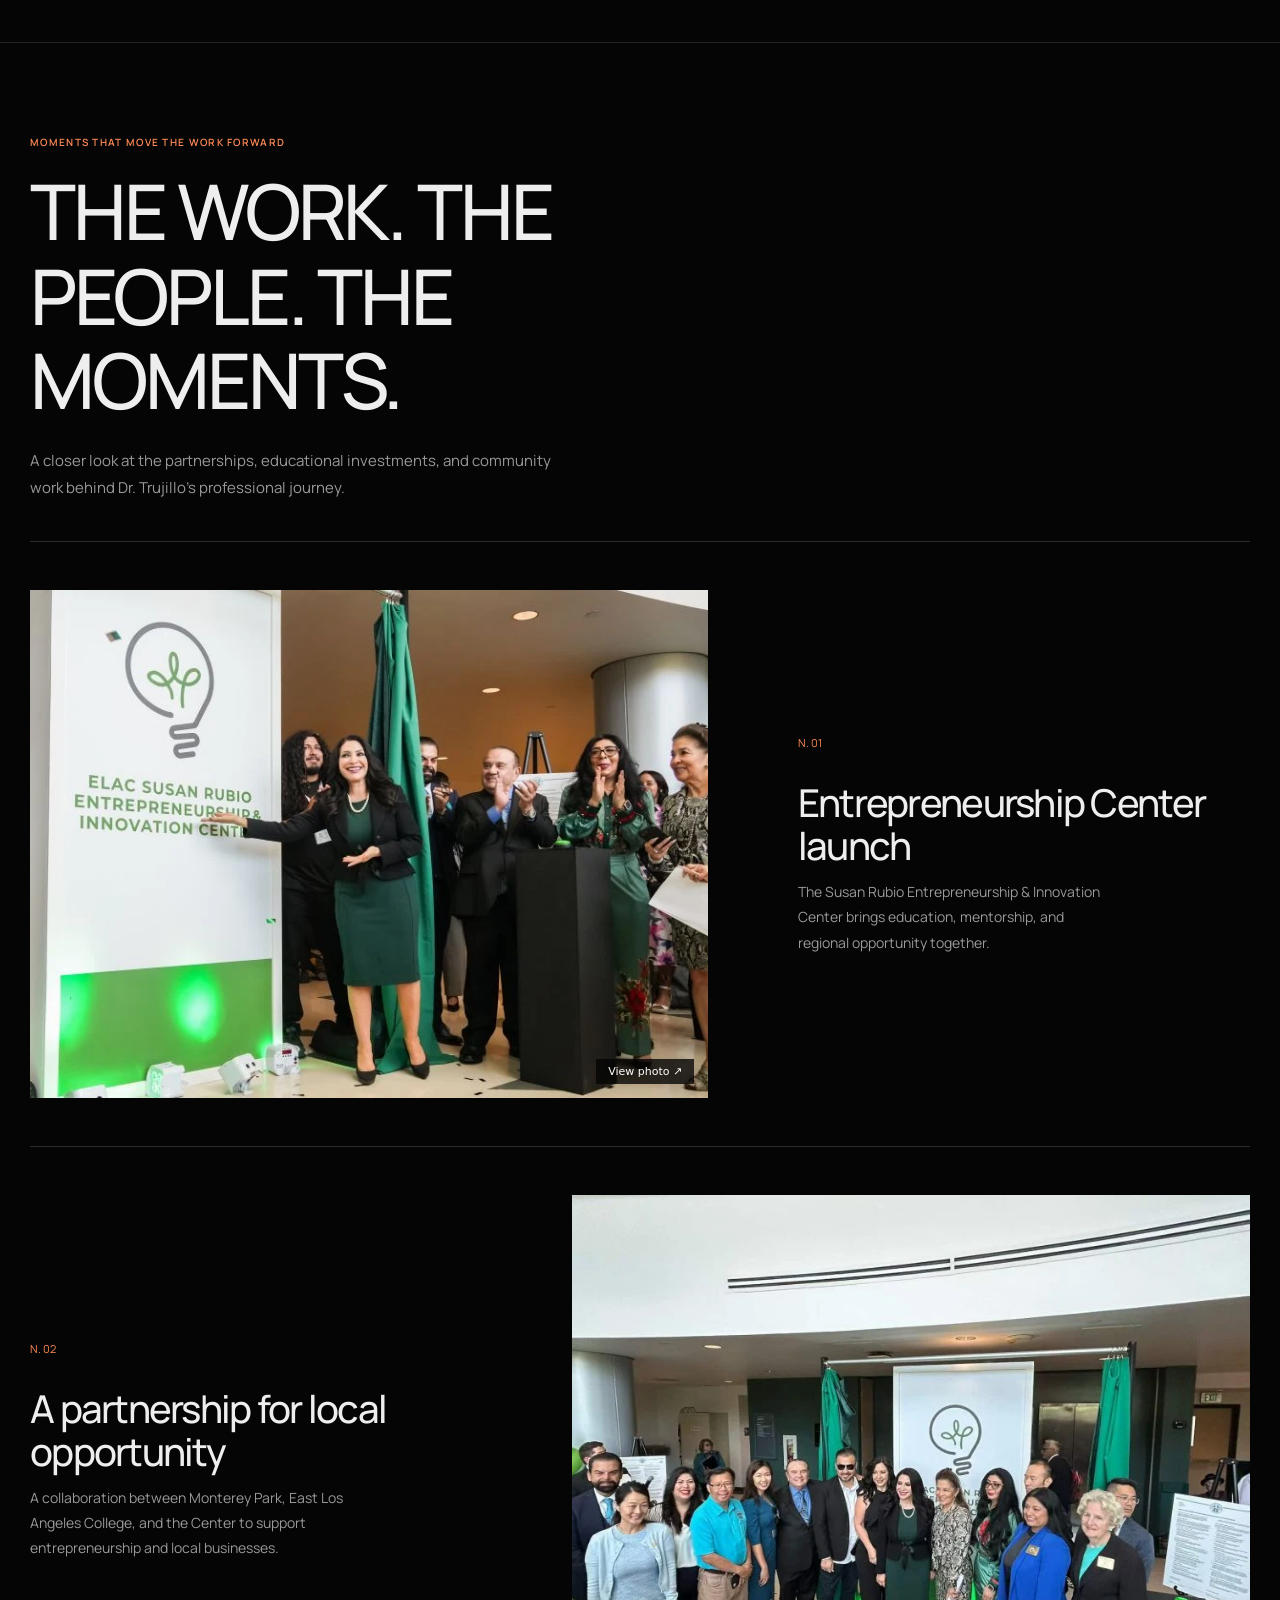
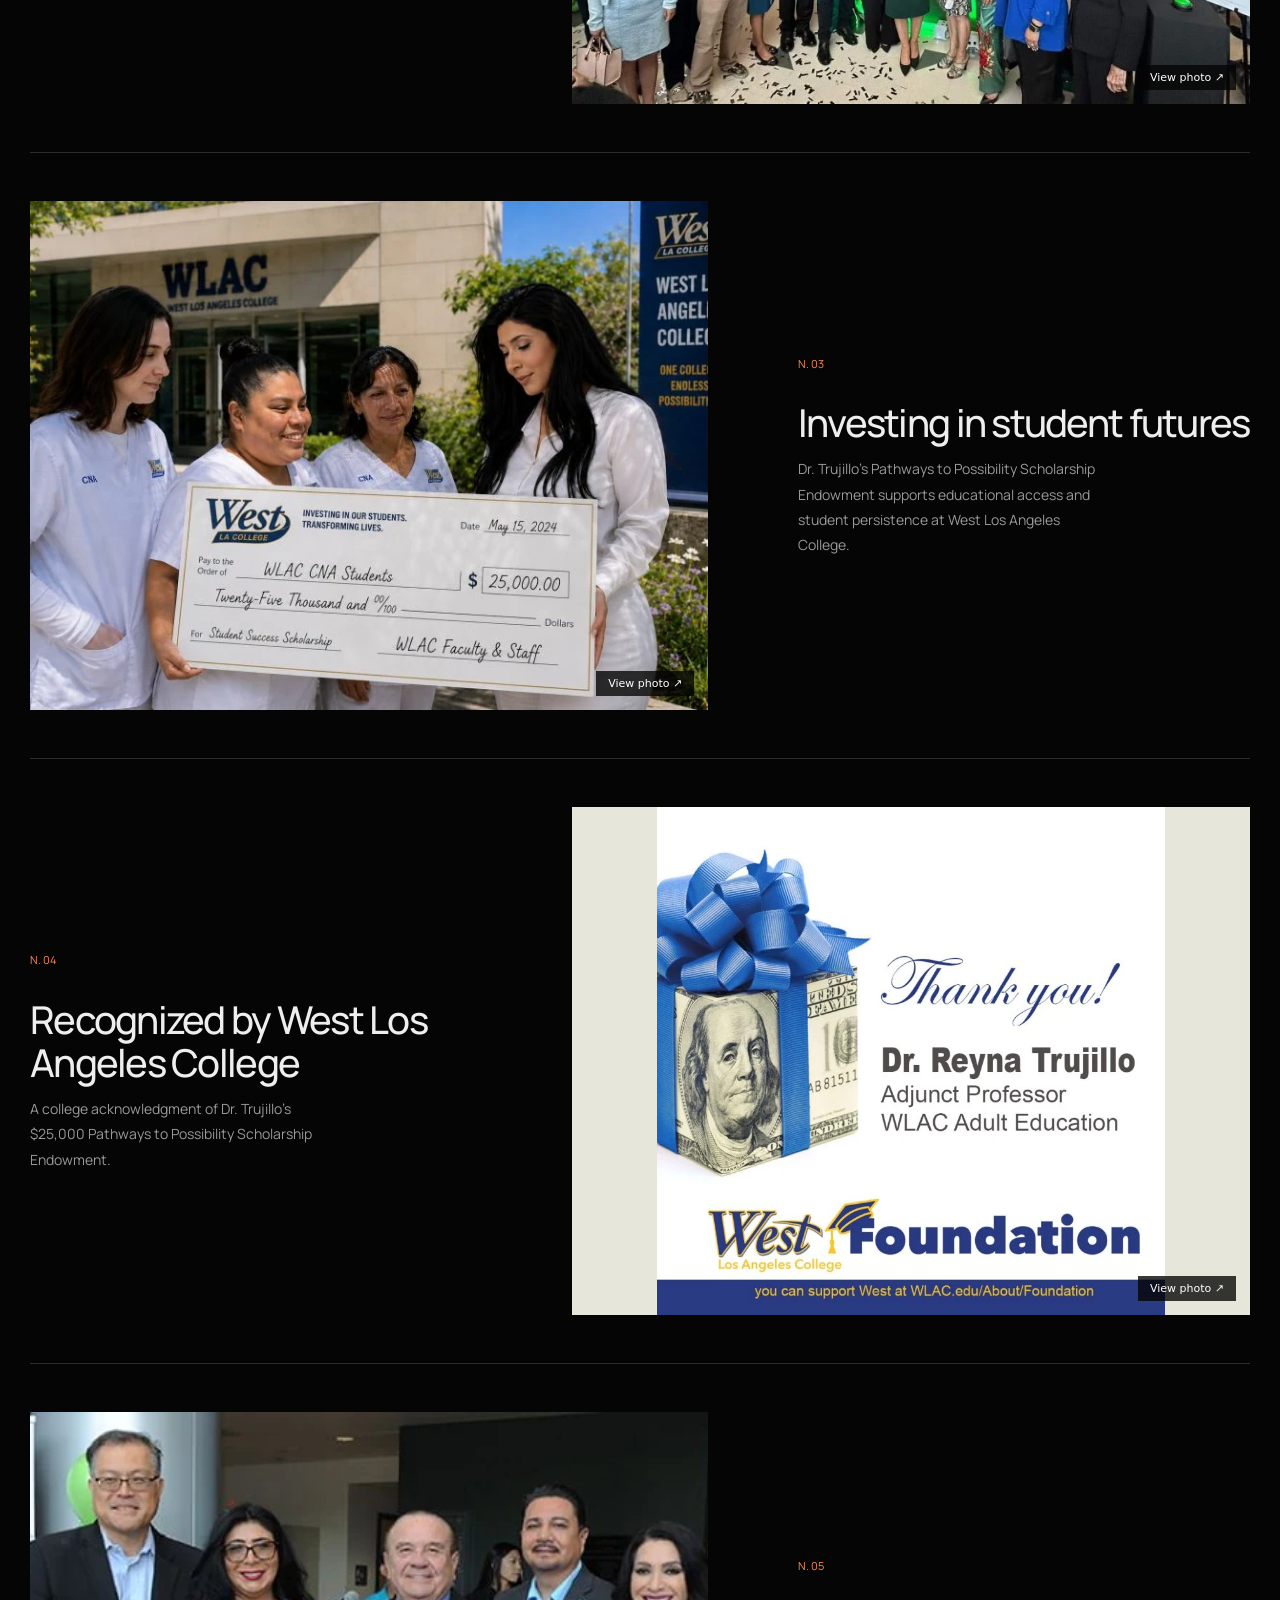
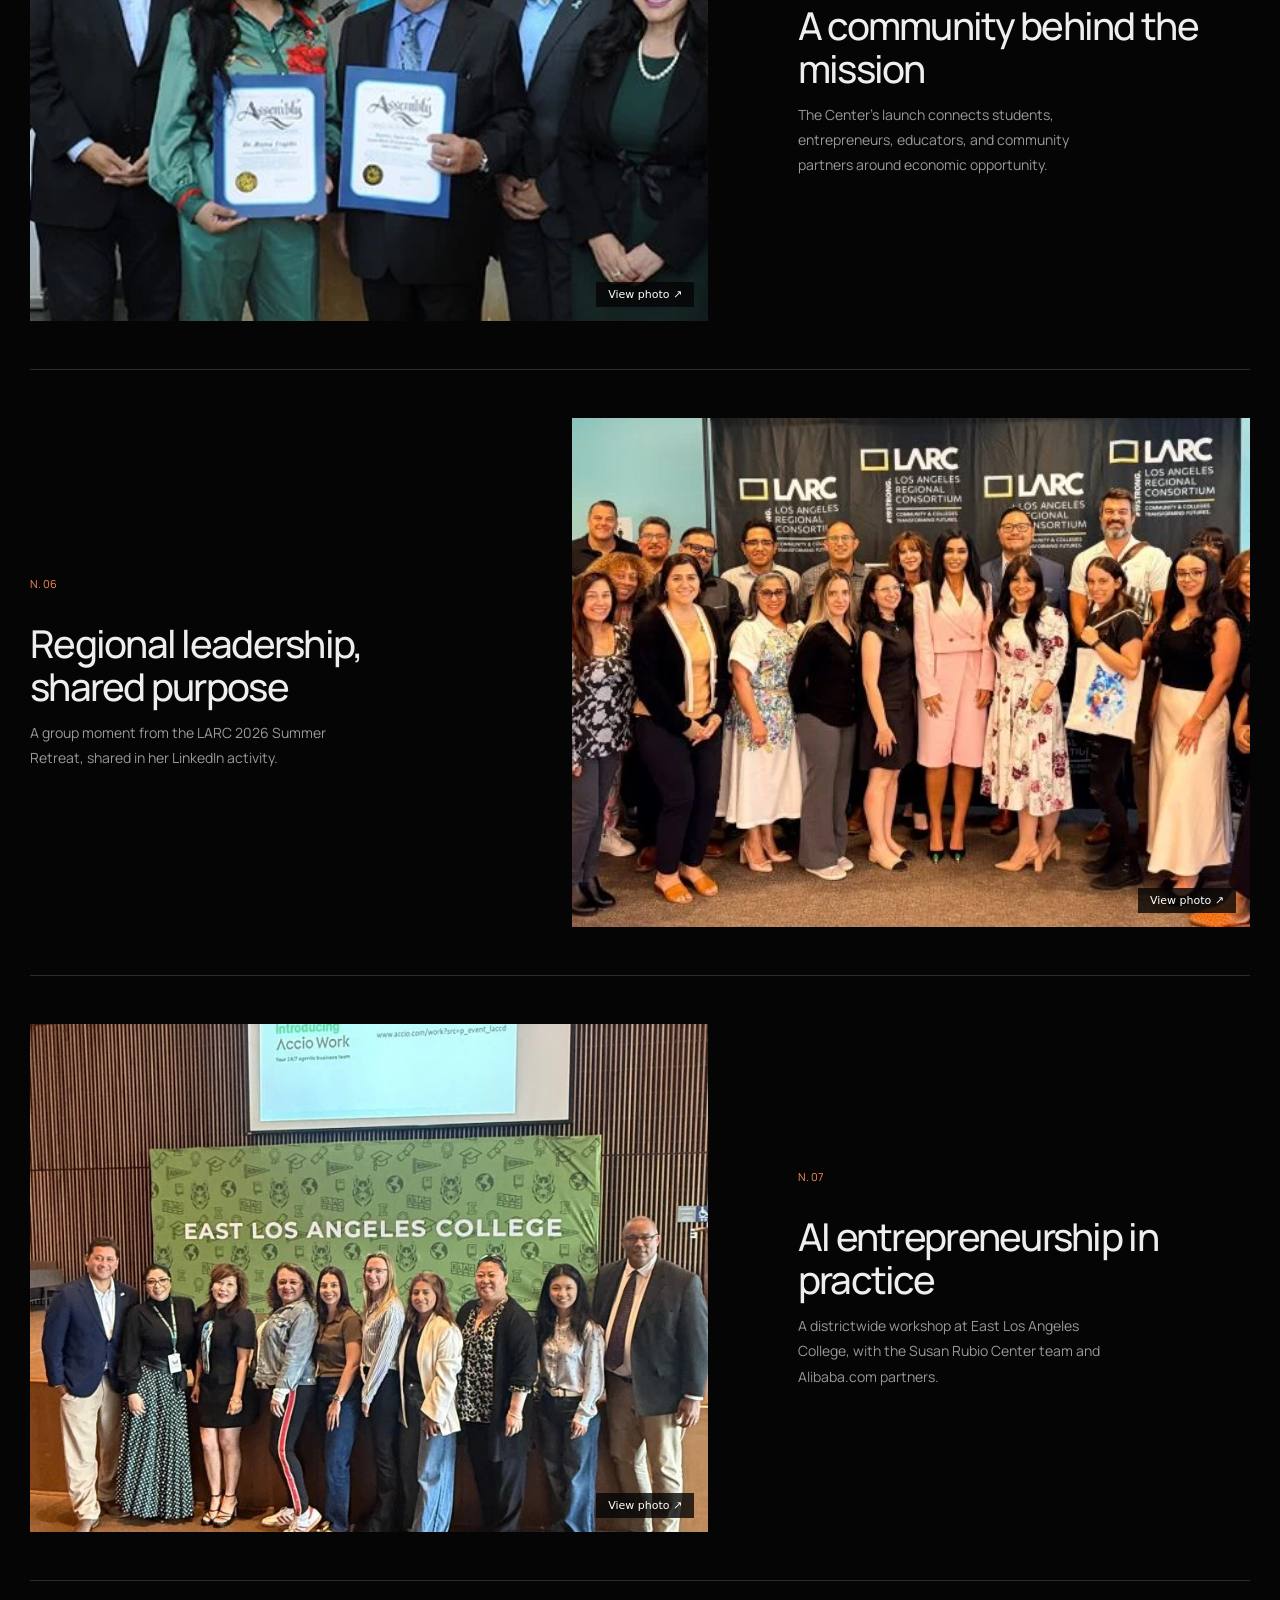
<file: Dr_Reyna_Trujillo_Standalone_Website/format-6/index.html>
<!doctype html><html lang="en"><head><meta charset="utf-8"><meta name="viewport" content="width=device-width,initial-scale=1"><title>Dr. Reyna Trujillo — Leadership in Motion</title><meta name="description" content="Dr. Reyna Trujillo’s executive leadership, advisory practice, workforce development and community impact."><link rel="stylesheet" href="https://fonts.googleapis.com/css2?family=Manrope:wght@400;500;600;700;800&display=swap"><link rel="stylesheet" href="../assets/connect.css?v=2"><style>
:root{color-scheme:dark;--sans:'Manrope',system-ui,sans-serif;--bg:#0c041b;--fg:#eee9fa;--muted:#b4a8c9;--line:#b99ce624;--purple:#c294ff}*{box-sizing:border-box}html{scroll-behavior:smooth;scroll-padding-top:110px}body{margin:0;background:var(--bg);color:var(--fg);font:400 15px/1.8 var(--sans);overflow-x:hidden}a{color:inherit}button{font:inherit}:focus-visible{outline:2px solid var(--purple);outline-offset:5px}::selection{background:#7945b8;color:white}.skip{position:fixed;top:-100px;z-index:200;padding:16px;background:#361159}.skip:focus{top:0}.header{position:fixed;top:20px;left:50%;transform:translateX(-50%);width:min(1120px,calc(100% - 36px));z-index:100;display:flex;align-items:center;gap:32px;background:#170d29c9;backdrop-filter:blur(24px);border:1px solid var(--line);border-radius:18px;padding:12px 20px}.logo{font-size:23px;font-weight:800;text-decoration:none;letter-spacing:-.08em;margin-right:auto}.header nav{display:flex;gap:26px;font-size:12px}.header nav a{text-decoration:none;color:var(--muted)}.button{display:inline-flex;align-items:center;justify-content:center;gap:24px;min-height:46px;padding:12px 22px;border-radius:12px;border:1px solid #c795ff50;background:linear-gradient(180deg,#7448a6,#48216e);box-shadow:inset 0 1px #ffffff23,0 4px 20px #7e3bae20;color:white;font-size:13px;text-decoration:none;transition:transform .25s,box-shadow .25s}.button:hover{transform:translateY(-3px);box-shadow:0 6px 32px #b76cff50}.button.secondary{background:#ffffff05;box-shadow:inset 0 1px #ffffff10;border-color:var(--line)}.hero{position:relative;text-align:center;padding:160px 22px 100px;isolation:isolate;overflow:hidden}.aurora{position:absolute;top:-220px;left:10%;width:80%;height:900px;z-index:-1;background:radial-gradient(ellipse at 30% 30%,#a121d44a,transparent 48%),radial-gradient(ellipse at 70% 40%,#465bb94d,transparent 45%);filter:blur(45px);transform:rotate(-20deg);animation:drift 14s ease-in-out infinite alternate;pointer-events:none}@keyframes drift{to{transform:translateY(40px) rotate(0deg);opacity:.7}}.wordmark{font-size:clamp(7rem,26vw,23rem);font-weight:700;letter-spacing:-.035em;line-height:1.1;color:transparent;-webkit-text-stroke:1px #b49acd66;margin:10px 0 34px;text-shadow:0 0 90px #bd77ff12}.wordmark sup{font-size:.48em;vertical-align:super;margin-left:.08em}.badges{display:flex;flex-wrap:wrap;justify-content:center;gap:10px}.badge{display:inline-flex;align-items:center;gap:9px;border:1px solid var(--line);background:linear-gradient(#ffffff0d,#ffffff03);box-shadow:inset 0 2px 2px #ffffff07;border-radius:99px;padding:6px 14px;font-size:12px;color:#d5c6e5}.badge i{width:6px;height:6px;background:#bd8cfa;border-radius:50%;box-shadow:0 0 12px #c992ff}.hero-copy{max-width:900px;margin:100px auto 0;border-top:1px solid var(--line);padding-top:54px}.eyebrow{color:#c294ff;font-size:11px;letter-spacing:.13em;text-transform:uppercase;margin:0 0 24px}h1,h2,h3,p{margin-top:0}h1{font-size:clamp(2.7rem,6.3vw,5.7rem);line-height:1.1;letter-spacing:-.055em;font-weight:500;margin-bottom:28px}h1 span{background:linear-gradient(110deg,#fff,#c59de9 65%,#8e72c7);background-clip:text;color:transparent}.intro{color:var(--muted);max-width:650px;margin:0 auto 30px;font-size:16px}.actions{display:flex;gap:12px;justify-content:center;flex-wrap:wrap}.section{max-width:1160px;margin:auto;padding:96px 24px}.section-title{text-align:center;max-width:760px;margin:0 auto 48px}.section-title h2{font-size:clamp(2rem,4vw,3.5rem);font-weight:500;line-height:1.2;letter-spacing:-.05em}.section-title p{color:var(--muted)}.grid{display:grid;grid-template-columns:repeat(3,minmax(0,1fr));gap:18px}.glass{position:relative;border:1px solid var(--line);border-radius:22px;background:radial-gradient(ellipse at 50% 0,#70439519,transparent 65%),linear-gradient(150deg,#ffffff07,#ffffff02);box-shadow:inset 0 1px #ffffff06;padding:30px;overflow:hidden;transition:border-color .3s,transform .3s}.glass:hover{border-color:#b580ff60;transform:translateY(-4px)}.glass .symbol{width:60px;height:60px;display:grid;place-items:center;border-radius:17px;background:linear-gradient(150deg,#ad78e92b,#4d246f17);border:1px solid #b280f23a;color:#cda7ff;font-size:28px;margin-bottom:38px;box-shadow:0 0 40px #a85fe815}.glass h3{font-size:20px;line-height:1.4;letter-spacing:-.03em;font-weight:500}.glass p,.glass li{font-size:13px;color:var(--muted)}.stats{display:grid;grid-template-columns:repeat(4,minmax(0,1fr));gap:18px;margin-top:24px}.stat{padding:26px;text-align:center}.stat b{display:block;font-size:35px;letter-spacing:-.06em;font-weight:500}.stat small{color:var(--muted);font-size:11px}.about{display:grid;grid-template-columns:.8fr 1.2fr;gap:72px;align-items:center}.portrait{position:relative;max-width:390px;border-radius:24px;padding:12px;background:linear-gradient(150deg,#7d46aa55,#4b225d10);border:1px solid var(--line)}.portrait img{display:block;width:100%;border-radius:16px;aspect-ratio:4/5;object-fit:cover}.portrait span{display:block;text-align:center;font-size:11px;padding-top:12px;color:var(--muted)}.about h2{font-size:clamp(2rem,4vw,3.2rem);font-weight:500;line-height:1.25;letter-spacing:-.05em}.about p{color:var(--muted)}.work-grid{display:grid;grid-template-columns:1fr 1fr;gap:22px}.work-card{padding:0;display:flex;flex-direction:column}.work-art{height:220px;background:radial-gradient(ellipse at 50% 130%,#ae64f17a,transparent 70%),linear-gradient(140deg,#27133e,#130b22);display:flex;align-items:center;justify-content:center;border-bottom:1px solid var(--line);position:relative}.work-art::before,.work-art::after{content:'';position:absolute;width:150px;height:150px;border:1px solid #c799fc29;border-radius:24px;transform:rotate(30deg)}.work-art::after{transform:rotate(-20deg);width:110px;height:110px}.work-art strong{font-size:44px;font-weight:500;letter-spacing:-.06em;z-index:1;text-shadow:0 0 30px #a971ea}.work-content{padding:30px}.tag{font-size:10px;color:#c5a5e4;text-transform:uppercase;letter-spacing:.1em}.work-content h3{margin-top:12px;font-size:25px}.work-content summary{cursor:pointer;font-size:12px;color:#d5baf4;padding:12px 0}.work-content details p{margin:10px 0}.timeline{border-top:1px solid var(--line);margin-top:30px}.timeline div{display:grid;grid-template-columns:140px 1fr;gap:24px;padding:25px 0;border-bottom:1px solid var(--line)}.timeline small{color:#c294ff}.timeline p{margin:0;color:var(--muted);font-size:13px}.timeline b{color:var(--fg);font-weight:500}.process{counter-reset:step}.process .glass::before{counter-increment:step;content:'0' counter(step);display:block;font-size:12px;color:#bc8ef5;margin-bottom:32px}details.faq{border-bottom:1px solid var(--line);padding:24px 0;max-width:800px;margin:auto}details.faq summary{cursor:pointer;font-size:17px}details.faq p{color:var(--muted);padding-top:20px;font-size:14px}.closing{text-align:center;padding:90px 24px 45px;background:radial-gradient(ellipse at 50% 100%,#6f2ea733,transparent 65%);border-top:1px solid var(--line)}.closing h2{font-size:clamp(3rem,8vw,7rem);font-weight:500;letter-spacing:-.065em;line-height:1.1}.closing small{display:block;margin-top:70px;color:var(--muted)}.connect-section{--connect-bg:#10071f;--connect-fg:#eee9fa;--connect-accent:#7449a8;border-top:1px solid var(--line);font-family:var(--sans)}.connect-section h2{font-family:var(--sans);font-weight:500}.connect-eyebrow{color:#c294ff}.connect-card{background:radial-gradient(ellipse at 50% 0,#70439520,transparent 75%),#ffffff03;border-color:var(--line);box-shadow:inset 0 1px #ffffff06}.connect-card h3{font-weight:500}.connect-card a{border:1px solid #d0a4ff30;background:linear-gradient(#7448a6,#48216e)}.connect-number{color:#c294ff}.format-switch{background:#0c041b;border-top:1px solid var(--line);padding-bottom:36px}.progress{position:fixed;top:0;left:0;height:2px;background:#c294ff;z-index:110;width:0}.reveal{opacity:1}.animate .reveal{opacity:0;transform:translateY(22px);transition:opacity .7s,transform .7s}.animate .reveal.visible{opacity:1;transform:none}@media(max-width:760px){.header{gap:16px;padding:10px 14px}.header nav{display:none}.header .button{min-height:42px;padding:8px 15px}.hero{padding-top:135px}.hero-copy{margin-top:65px}.wordmark{font-size:28vw}.section{padding:65px 22px}.grid,.work-grid{grid-template-columns:1fr}.stats{grid-template-columns:1fr 1fr;gap:10px}.stat{padding:18px 10px}.stat b{font-size:28px}.about{grid-template-columns:1fr;gap:36px}.portrait{max-width:300px;margin:auto}.timeline div{grid-template-columns:1fr;gap:8px}.work-art{height:190px}.intro{font-size:14px}}@media(prefers-reduced-motion:reduce){html{scroll-behavior:auto}*{animation:none!important;transition:none!important}.animate .reveal{opacity:1;transform:none}}
</style><link rel="stylesheet" href="../assets/community.css"><link rel="stylesheet" href="../assets/research.css"><link rel="stylesheet" href="../assets/linkedin-gallery.css"><link rel="stylesheet" href="../assets/format-five.css"><link rel="stylesheet" href="../assets/format-six.css"><link rel="stylesheet" href="../assets/format-six.css"><link rel="stylesheet" href="../assets/impact-bento.css?v=1"><link rel="stylesheet" href="../assets/site-language.css?v=1"></head><body class="format-six"><a class="skip" href="#main">Skip to content</a><div class="progress" aria-hidden="true"></div><header class="header"><a href="#main" class="logo" aria-label="Reyna Trujillo home">RT<span class="brand-name">Reyna Trujillo</span></a><nav aria-label="Main navigation"><a href="#practice">Practice</a><a href="#work">Work</a><a href="#about">About</a><a href="#credentials">Scholarship</a><a href="#questions">Questions</a></nav><a class="button" href="#work-together">Let’s talk ↗</a></header><main id="main"><section class="portrait-hero" aria-labelledby="hero-title"><img class="hero-photo" src="../assets/reyna-laccd.webp" alt="Dr. Reyna Trujillo at the Los Angeles Community College District" width="1280" height="812" fetchpriority="high"><div class="hero-shade" aria-hidden="true"></div><div class="hero-caption"><p class="hero-kicker">DR. REYNA TRUJILLO · EDUCATOR. LEADER. CONNECTOR.</p><h1 id="hero-title">REYNA<br><em>TRUJILLO.</em></h1><blockquote>“Our greatest legacy is not what we build for ourselves, but what we make possible for others.”</blockquote><p class="quote-credit">— Dr. Reyna Trujillo</p><div class="hero-buttons"><a href="#work" class="button">Discover my work ↗</a><a href="#work-together" class="button secondary">Let’s connect ↗</a></div></div><div class="hero-bottom"><span>Education · Workforce · Entrepreneurship</span><a href="#practice">Explore the journey ↓</a><span>Los Angeles, California</span></div></section>
<section class="section" id="practice"><div class="section-title reveal"><p class="eyebrow">A connected practice</p><h2>Three perspectives.<br>One commitment to opportunity.</h2><p>Executive strategy, teaching, and cross-sector collaboration—grounded in more than two decades of service.</p></div><div class="grid"><article class="glass reveal"><div class="symbol" aria-hidden="true">↗</div><h3>Leadership & strategy.</h3><p>Organizational planning, fiscal stewardship, board governance, and institutional advancement across education, healthcare, and nonprofits.</p></article><article class="glass reveal"><div class="symbol" aria-hidden="true">✧</div><h3>Learning & innovation.</h3><p>Workforce pathways, curriculum development, faculty learning, and responsible AI adoption that connect education with changing community needs.</p></article><article class="glass reveal"><div class="symbol" aria-hidden="true">∞</div><h3>People & partnerships.</h3><p>Executive coaching, mentorship, entrepreneurship ecosystems, and partnerships among colleges, employers, government, and philanthropy.</p></article></div><div class="stats"><div class="glass stat"><b>20+</b><small>Years of executive leadership</small></div><div class="glass stat"><b>$100M+</b><small>Grant & investment stewardship</small></div><div class="glass stat"><b>50+</b><small>Workforce & academic programs</small></div><div class="glass stat"><b>200+</b><small>Strategic partnerships</small></div></div></section>
<section class="section about" id="about"><div class="portrait reveal"><img src="../assets/reyna-trujillo.png" alt="Portrait of Dr. Reyna Trujillo" width="400" height="500" ><span>Reyna Trujillo, Ed.D.</span></div><div class="reveal"><p class="eyebrow">Meet Reyna</p><h2>Leadership begins<br>with what we make<br>possible for others.</h2><p>Dr. Trujillo is an executive leader, educator, entrepreneur, and founder working at the intersection of higher education, workforce development, and community opportunity.</p><p>As Founder and Principal Consultant of Trujillo Strategy & Innovation Group, LLC, she advises organizations on strategy, organizational assessment, curriculum, workforce planning, grant strategy, and leadership development.</p><a class="button secondary" href="../assets/reyna-trujillo-cv-2026.docx" download>Download full CV ↓</a></div></section>
<section class="section" id="work"><div class="section-title reveal"><p class="eyebrow">Selected leadership & initiatives</p><h2>Ideas become institutions.<br>Institutions create opportunity.</h2></div><div class="work-grid">
<article class="glass work-card reveal"><div class="work-art"><strong>$4.5M+</strong></div><div class="work-content"><span class="tag">East Los Angeles College · 2026–Present</span><h3>Susan Rubio Entrepreneurship & Innovation Center</h3><p>Executive Director of a regional hub for entrepreneurship, workforce development, innovation, and economic mobility.</p><details><summary>Explore the leadership role ↗</summary><p>Oversees approximately $2.5M in state appropriations and an additional $2M in sustainability funding. Directs strategy, budgets, staffing, partnerships, and organizational performance.</p></details></div></article>
<article class="glass work-card reveal"><div class="work-art"><strong>Access.</strong></div><div class="work-content"><span class="tag">Communities of San Gabriel Valley · 2023–Present</span><h3>Project Access & digital equity</h3><p>Founder, President & CEO advancing digital equity and access to community resources through regional collaboration.</p><details><summary>Explore the initiative ↗</summary><p>Conceived Community Linked Sources®, an AI-powered resource navigation platform connecting residents with verified health, education, workforce, housing, and community resources. Oversees an approximately $1.5M annual operating budget.</p></details></div></article>
<article class="glass work-card reveal"><div class="work-art"><strong>$6M+</strong></div><div class="work-content"><span class="tag">West Los Angeles College · 2025–Present</span><h3>Workforce pathways & career opportunity</h3><p>Strong Workforce Program Coordinator supporting CTE, adult education, and regional economic mobility.</p><details><summary>Explore the programs ↗</summary><p>Stewards more than $6M in workforce investments, including SWP, CAEP, and Perkins V initiatives. Develops pathways and certificates in healthcare, AI, construction, business, and workforce readiness.</p></details></div></article>
<article class="glass work-card reveal"><div class="work-art"><strong>Legacy.</strong></div><div class="work-content"><span class="tag">Educational philanthropy</span><h3>Scholarships that keep opening doors</h3><p>Two $25,000 endowments supporting educational access, persistence, and opportunity.</p><details><summary>Explore the endowments ↗</summary><p>The Pathways to Possibility Endowment at West Los Angeles College Foundation supports noncredit and adult education students. The Legacy Scholarship Endowment at East Los Angeles College Foundation supports achievement, persistence, and leadership development.</p></details></div></article></div>
<div class="timeline"><div><small>2020–2022</small><p><b>Senior Director, Workforce Development · AltaMed Health Services</b><br>Enterprise workforce strategy, talent development, healthcare career pathways, and an approximately $6M annual operating budget.</p></div><div><small>2012–2019</small><p><b>Dream Resource Center Coordinator · East Los Angeles College</b><br>Educational access, student support, districtwide Safe Zone training, and community partnerships.</p></div><div><small>Earlier experience</small><p><b>Science education & youth leadership</b><br>K–5 teaching at Sierra Park Elementary School and more than 13 years with Girls Inc. of Greater Los Angeles.</p></div></div></section>
<section class="section" id="credentials"><div class="section-title reveal"><p class="eyebrow">Education & scholarship</p><h2>Research informs the work.<br>Experience brings it to life.</h2></div><div class="grid"><article class="glass reveal"><span class="tag">Academic preparation</span><h3>Leadership. Learning. Development.</h3><p>Ed.D., Organizational Leadership — University of La Verne<br><br>M.Ed., Leadership and Administration — University of Southern California<br><br>B.S., Child Development — University of La Verne</p></article><article class="glass reveal"><span class="tag">Teaching · LACCD · 2016–Present</span><h3>From the classroom<br>to the workplace.</h3><p>Adjunct professor teaching child development, healthcare pathways, leadership, and workforce education at East LA, West LA, and LA Valley colleges. Credit, noncredit, continuing education, and dual enrollment.</p></article><article class="glass reveal"><span class="tag">Research & writing</span><h3>Human-centered<br>institutional change.</h3><p>Doctoral research: <em>From Compliance to Transformation: Faculty Perspectives on AI-Driven Professional Development.</em><br><br><em>The Spinning Eddy</em>: completed memoir in editorial development.<br><em>Stewardship of Stories</em>: leadership book in development.</p></article></div></section>
<section class="section"><div class="section-title"><p class="eyebrow">Start a collaboration</p><h2>A clear place to begin.</h2><p>Share enough context to start a useful conversation.</p></div><div class="grid process"><article class="glass"><h3>Bring the challenge.</h3><p>Tell Dr. Trujillo about your organization, audience, idea, or professional goal.</p></article><article class="glass"><h3>Explore the fit.</h3><p>Discuss the relevant expertise, scope, timing, and potential collaboration.</p></article><article class="glass"><h3>Agree on next steps.</h3><p>Confirm meeting arrangements and any project details directly by email.</p></article></div></section>
<section class="section" id="questions"><div class="section-title"><p class="eyebrow">Questions</p><h2>Let’s make the first step easier.</h2></div><details class="faq"><summary>What can organizations contact Dr. Trujillo about?</summary><p>Executive consulting, strategic planning, workforce development, curriculum and certificate design, grant strategy, AI integration, executive coaching, speaking, and facilitation.</p></details><details class="faq"><summary>Can I request a 1:1 conversation?</summary><p>Yes. Use the meeting or coaching inquiry below to share your goals and preferred times. Availability and arrangements are confirmed by email.</p></details><details class="faq"><summary>How can I support a scholarship or project?</summary><p>Use the giving or sponsorship inquiry to identify the initiative you would like to support. Ask for the relevant organization’s official contact and giving process.</p></details><details class="faq"><summary>Where can I find the full professional history?</summary><p><a href="../assets/reyna-trujillo-cv-2026.docx" download>Download Dr. Trujillo’s complete 2026 curriculum vitae.</a> Professional references and letters of recommendation are available upon request.</p></details></section>
<section id="contact" class="closing"><p class="eyebrow">Reyna Trujillo, Ed.D.</p><h2>What could we<br>make possible?</h2><a class="button" href="mailto:trujilr2@laccd.edu">Start a conversation ↗</a><small>© 2026 Reyna Trujillo · <a href="https://linkedin.com/in/reytrujillo" target="_blank" rel="noopener">LinkedIn</a> · <a href="#main">Back to top ↑</a></small></section></main><script src="../assets/connect.js"></script><script>
(()=>{const reduced=matchMedia('(prefers-reduced-motion: reduce)').matches;if(!reduced){document.documentElement.classList.add('animate');const io=new IntersectionObserver(es=>es.forEach(e=>{if(e.isIntersecting){e.target.classList.add('visible');io.unobserve(e.target)}}),{threshold:.1});document.querySelectorAll('.reveal').forEach(e=>io.observe(e))}const update=()=>document.querySelector('.progress').style.width=100*scrollY/Math.max(1,document.documentElement.scrollHeight-innerHeight)+'%';addEventListener('scroll',update,{passive:true});update();const links=document.querySelector('.format-switch');links.querySelector('span').textContent='Explore the four designs';const a=document.createElement('a');a.href='../format-4/';a.textContent='Format 4';links.append(a);const fifth=document.createElement('a');fifth.href='../format-5/';fifth.textContent='Format 5';fifth.setAttribute('aria-current','page');links.append(fifth);const sixth=document.createElement('a');sixth.href='./';sixth.textContent='Format 6';links.append(sixth);links.querySelector('span').textContent='Explore the six designs'})();
</script><script src="../assets/community.js"></script><script src="../assets/research.js"></script><script src="../assets/linkedin-gallery.js?v=2"></script><script src="../assets/compact-contact.js?v=2"></script><script src="../assets/distinct-galleries.js"></script><script src="../assets/impact-bento.js?v=1"></script><script src="../assets/site-language.js?v=1"></script></body></html>
</file>
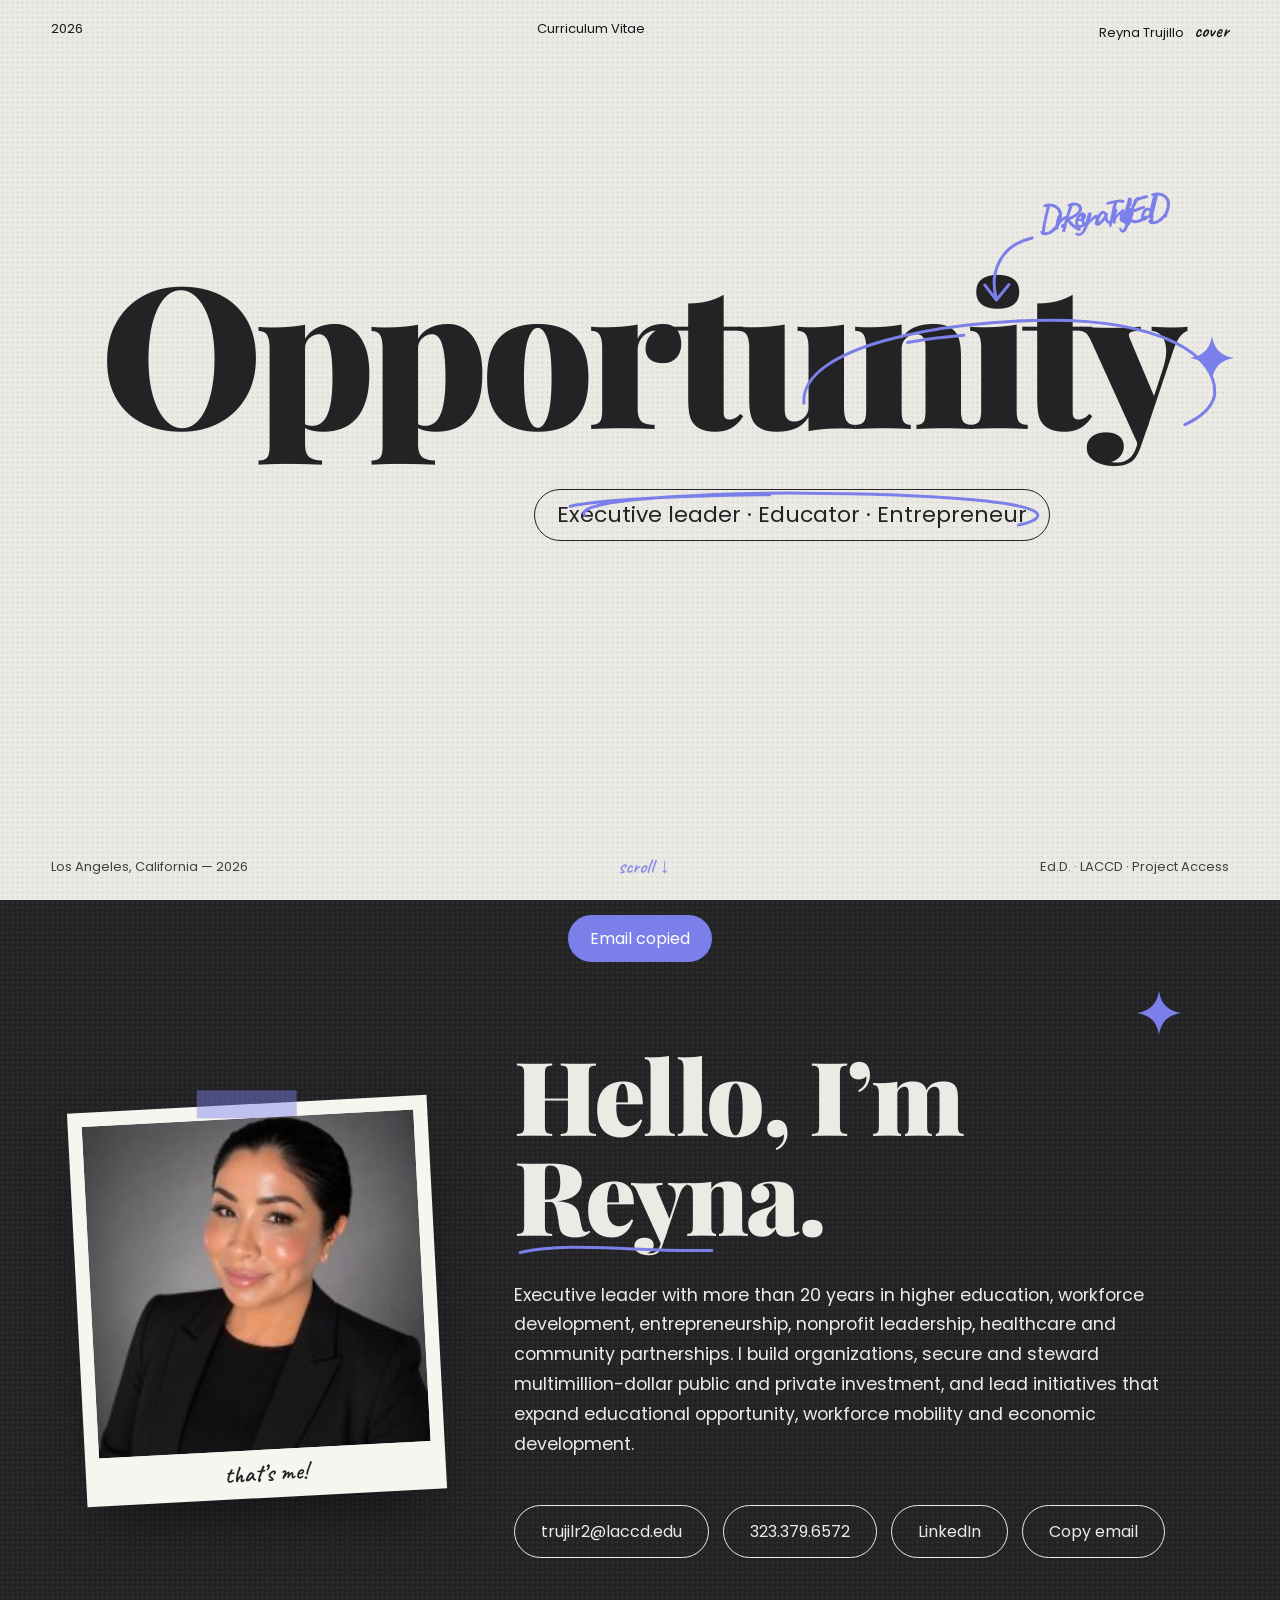
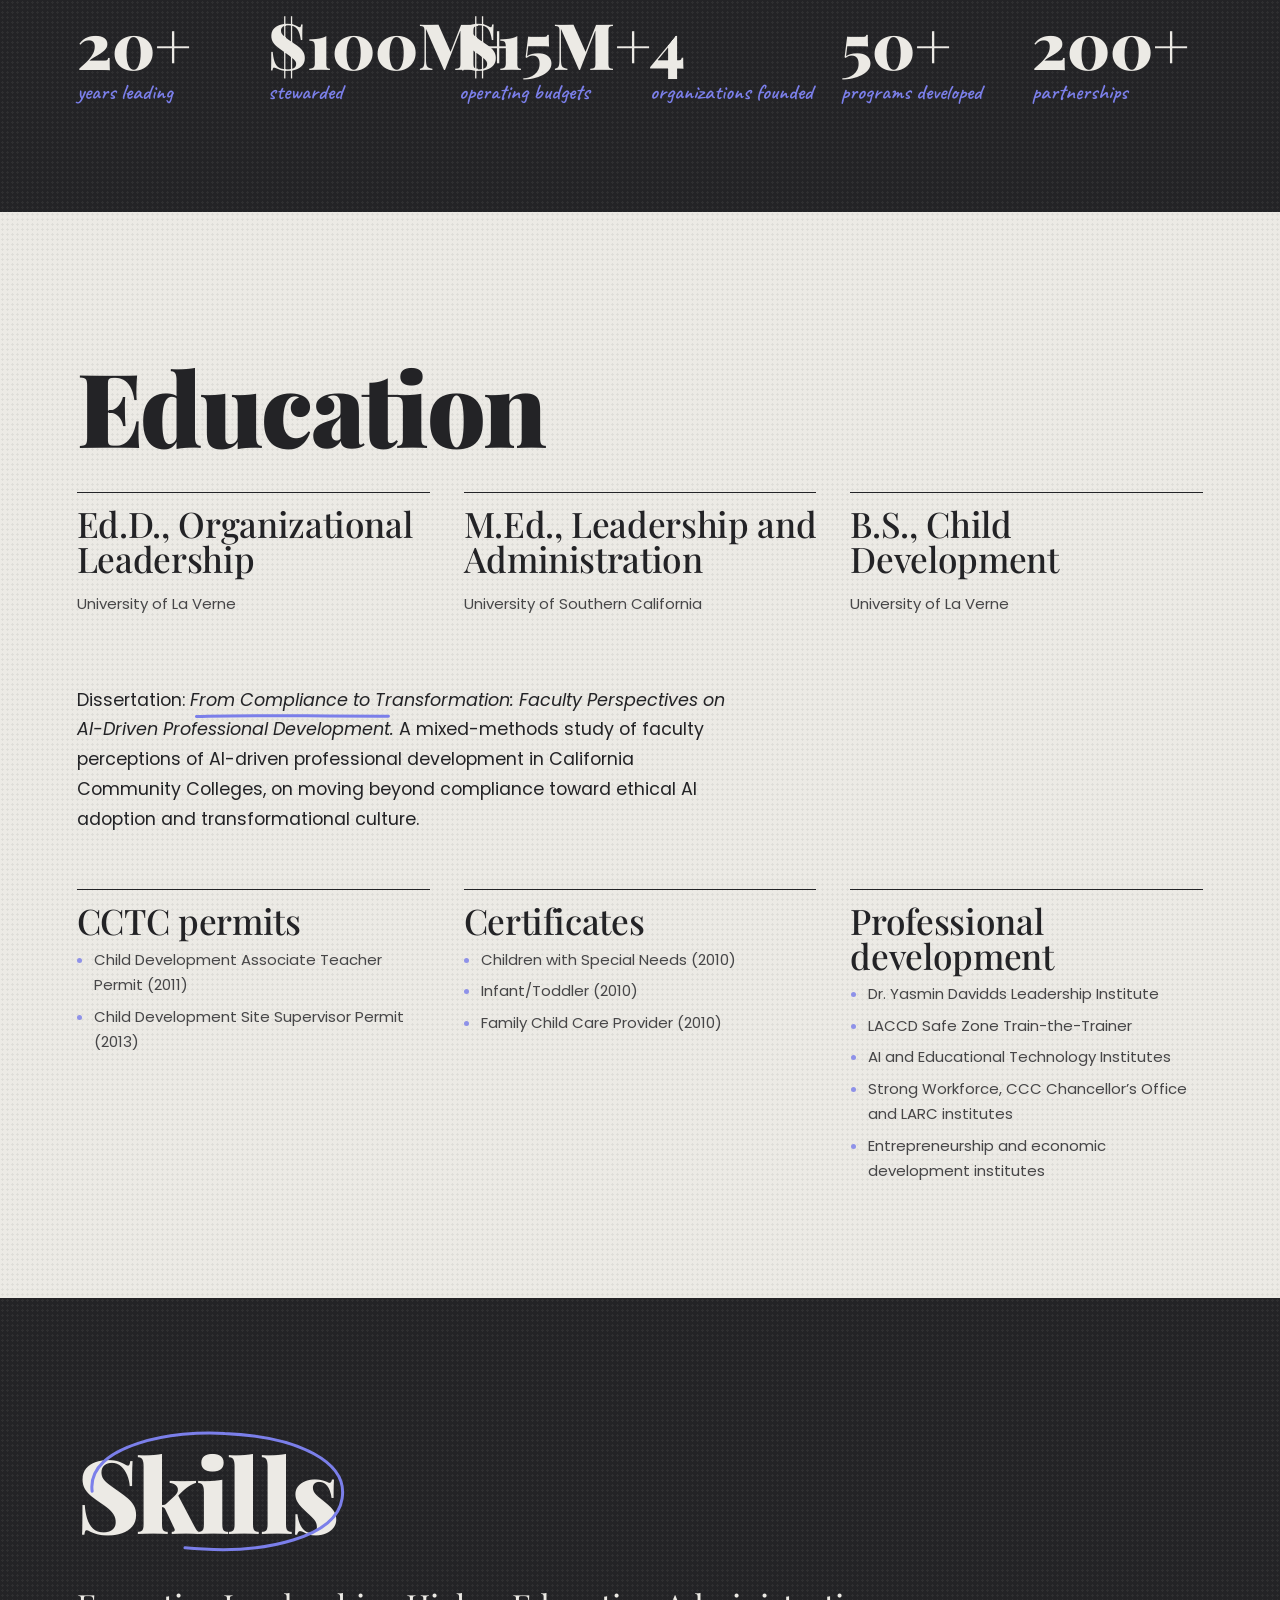
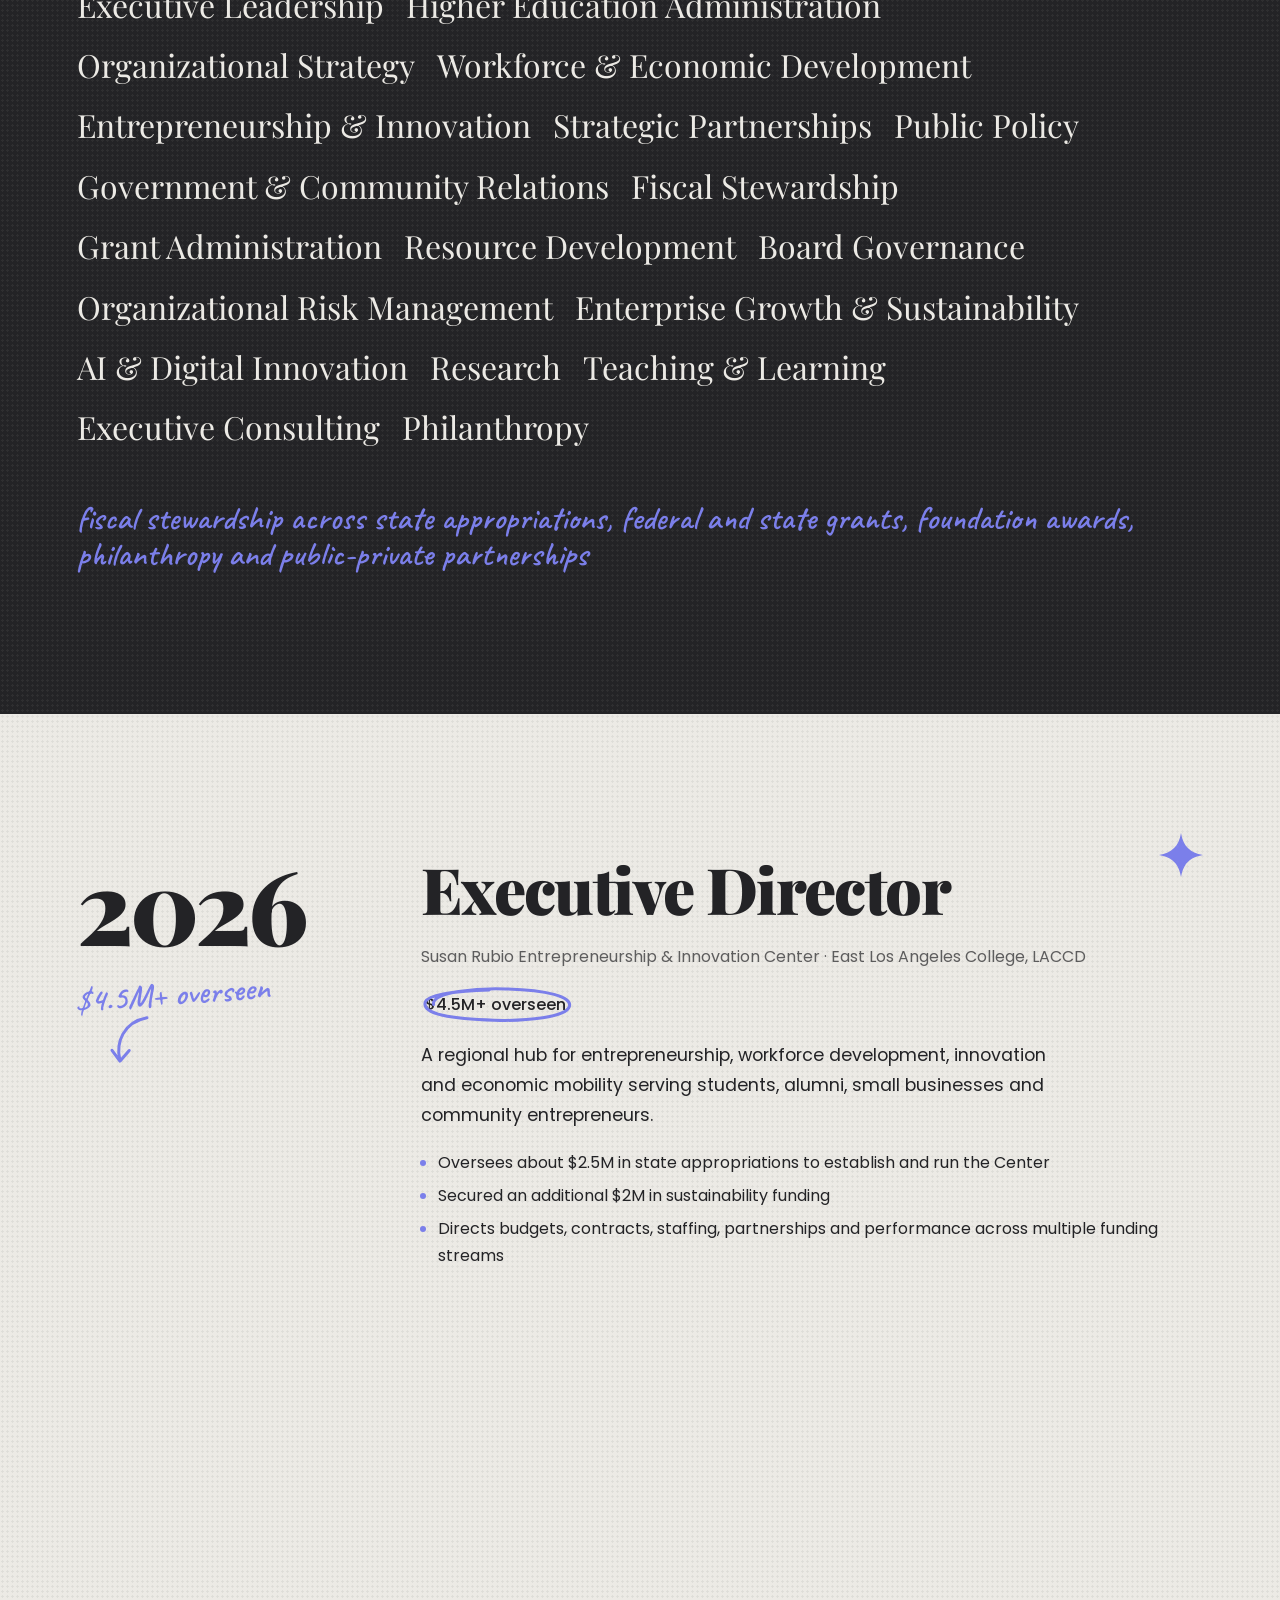
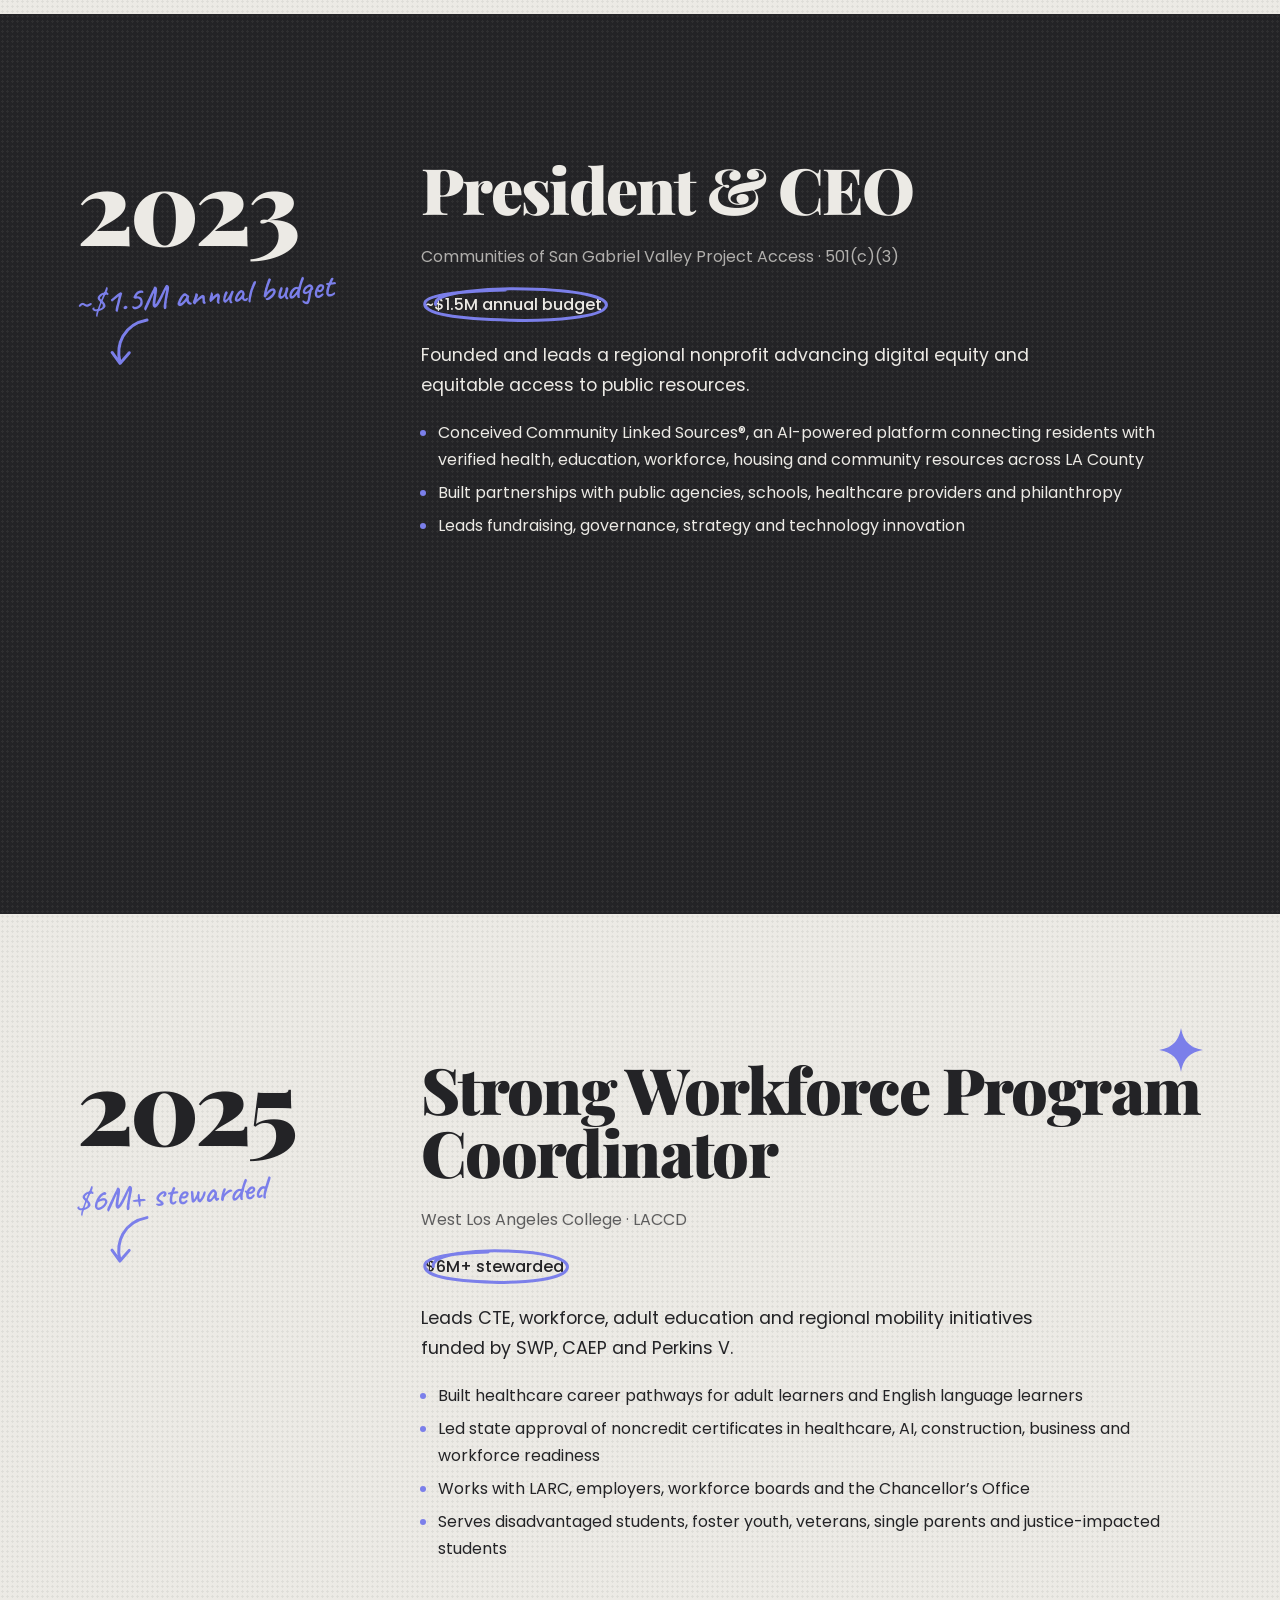
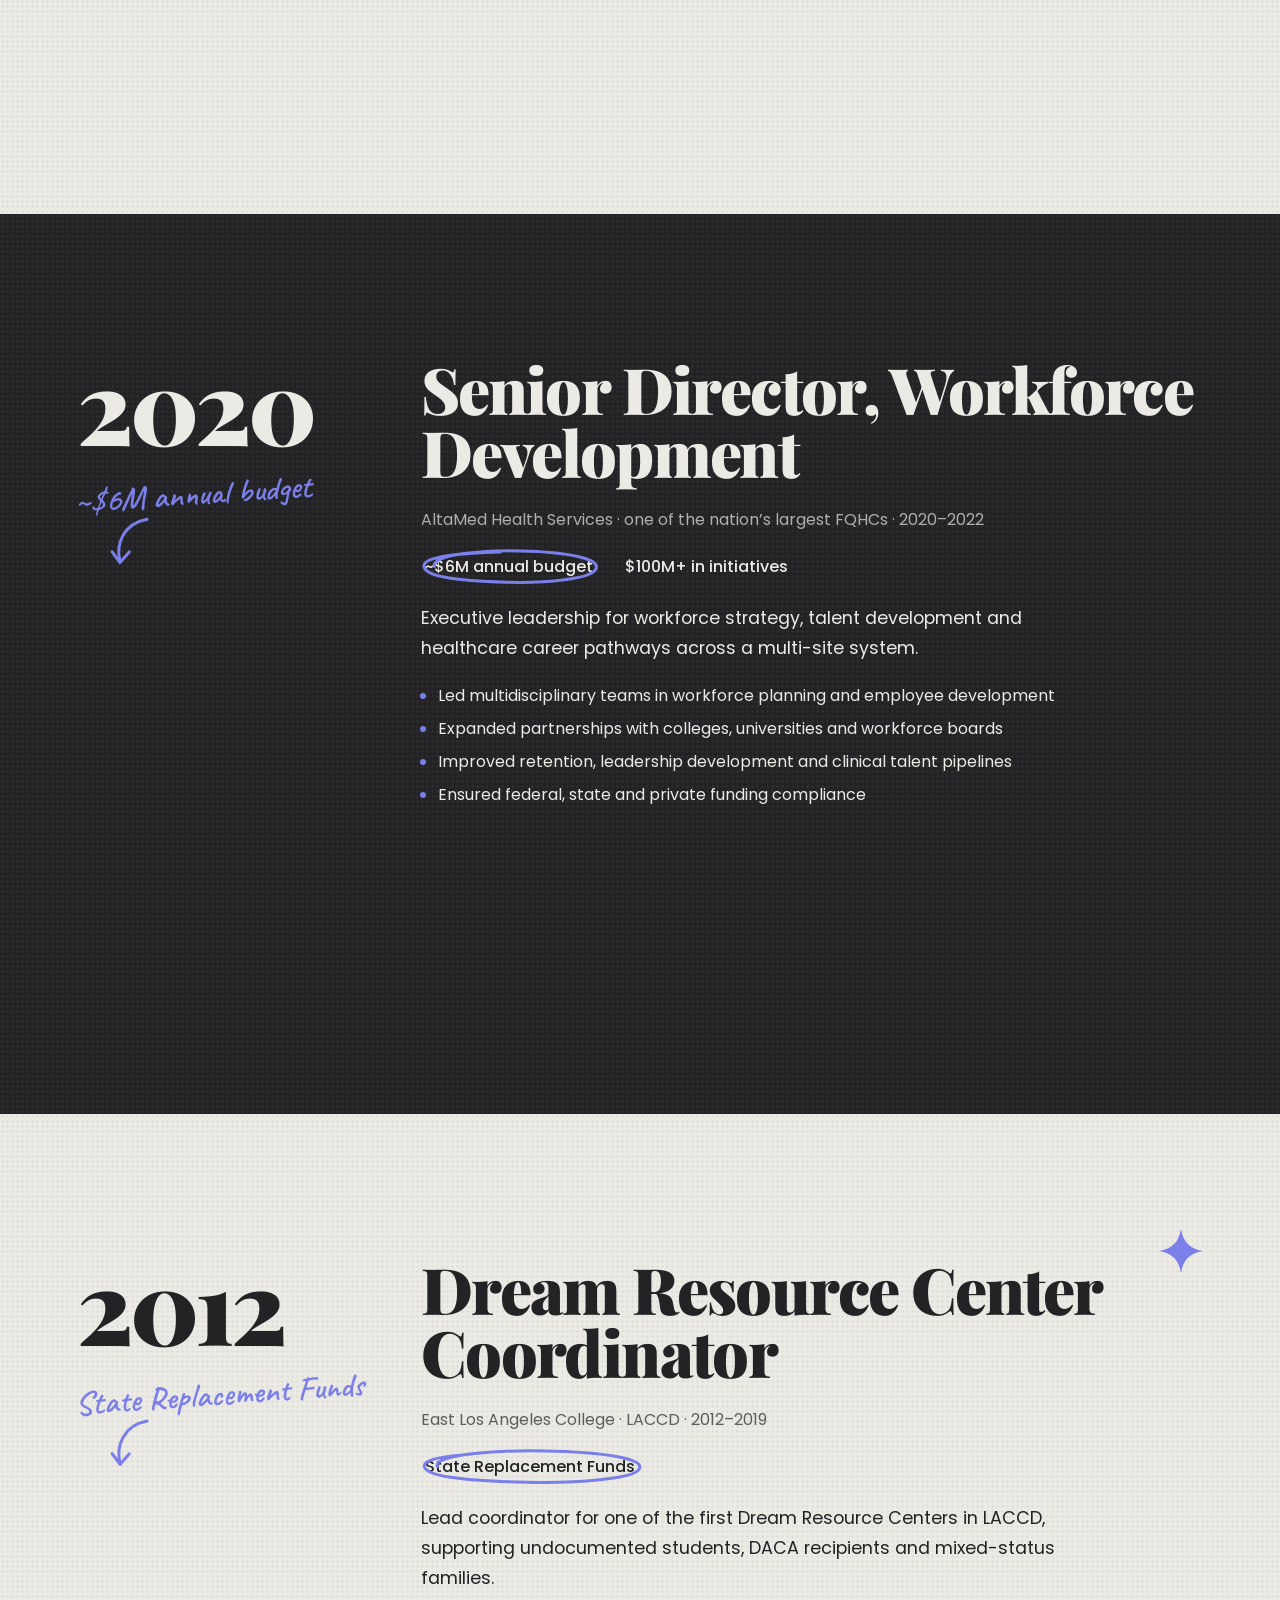
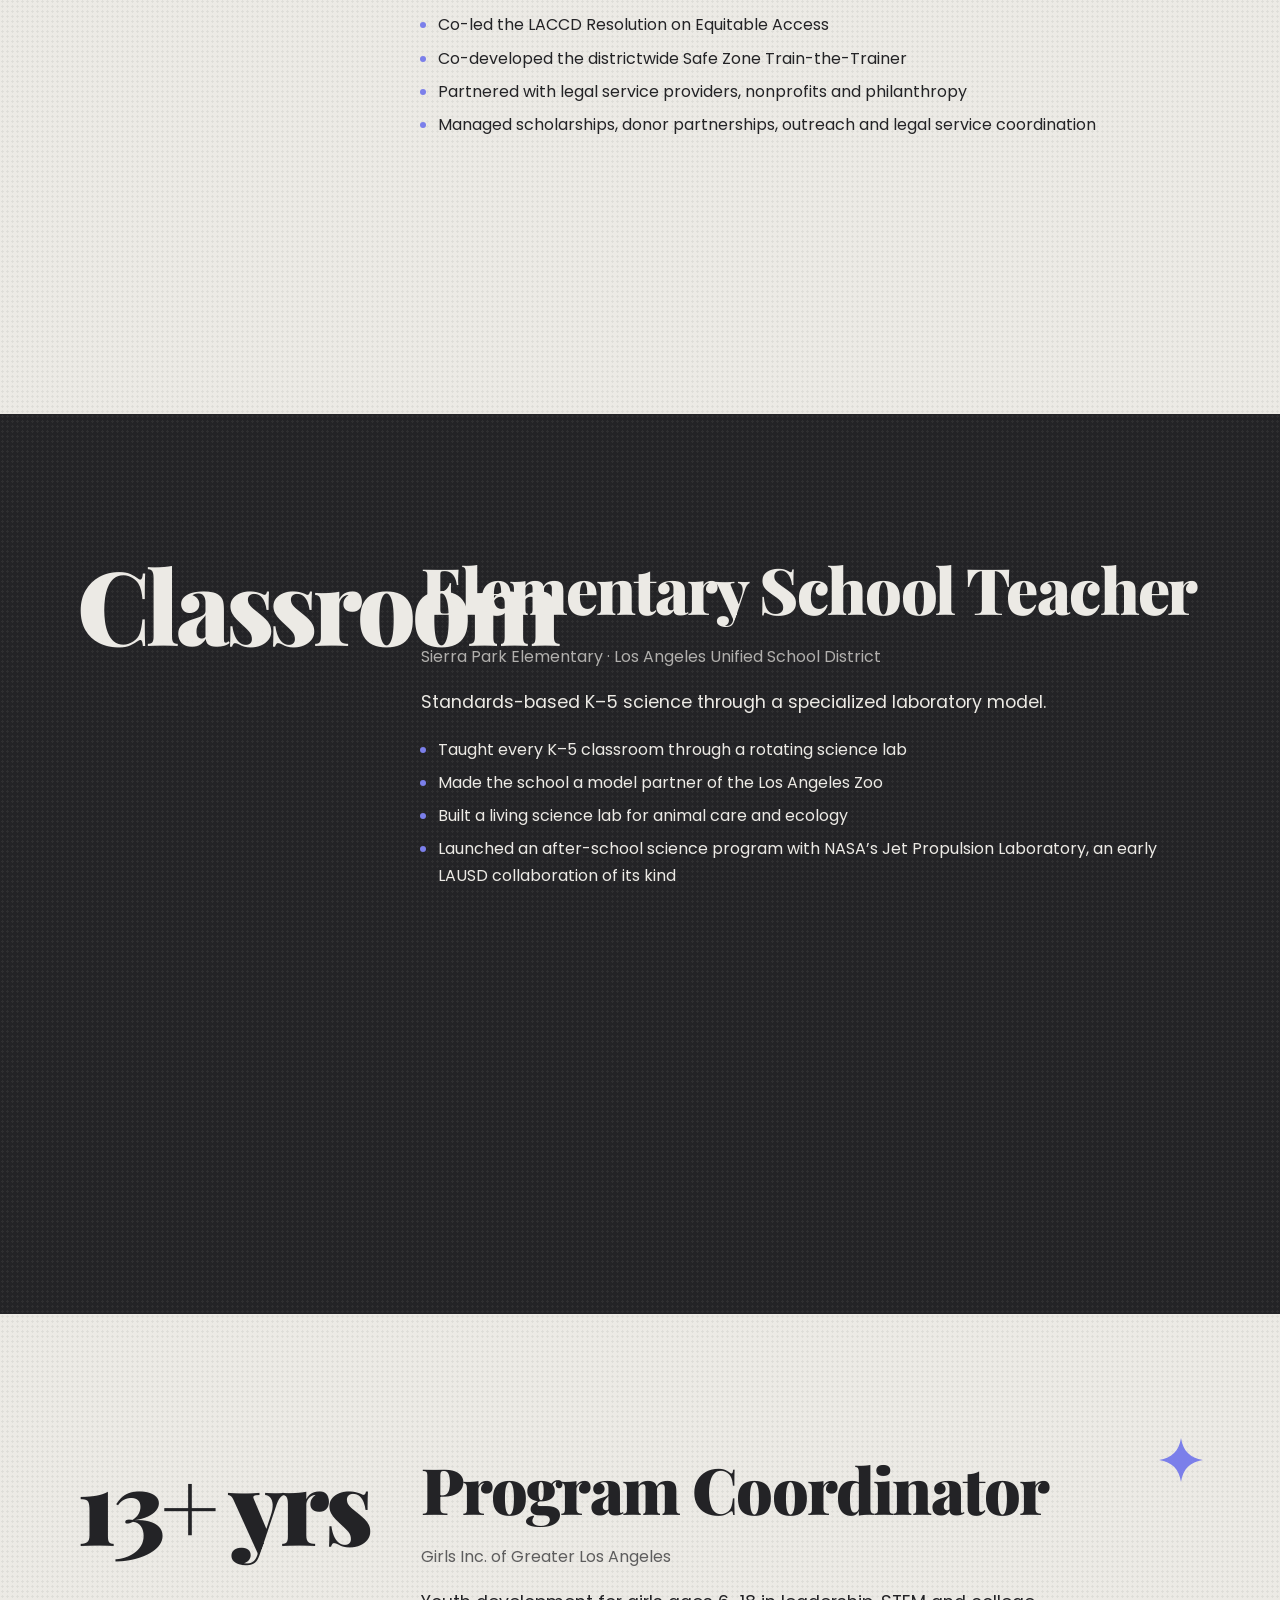
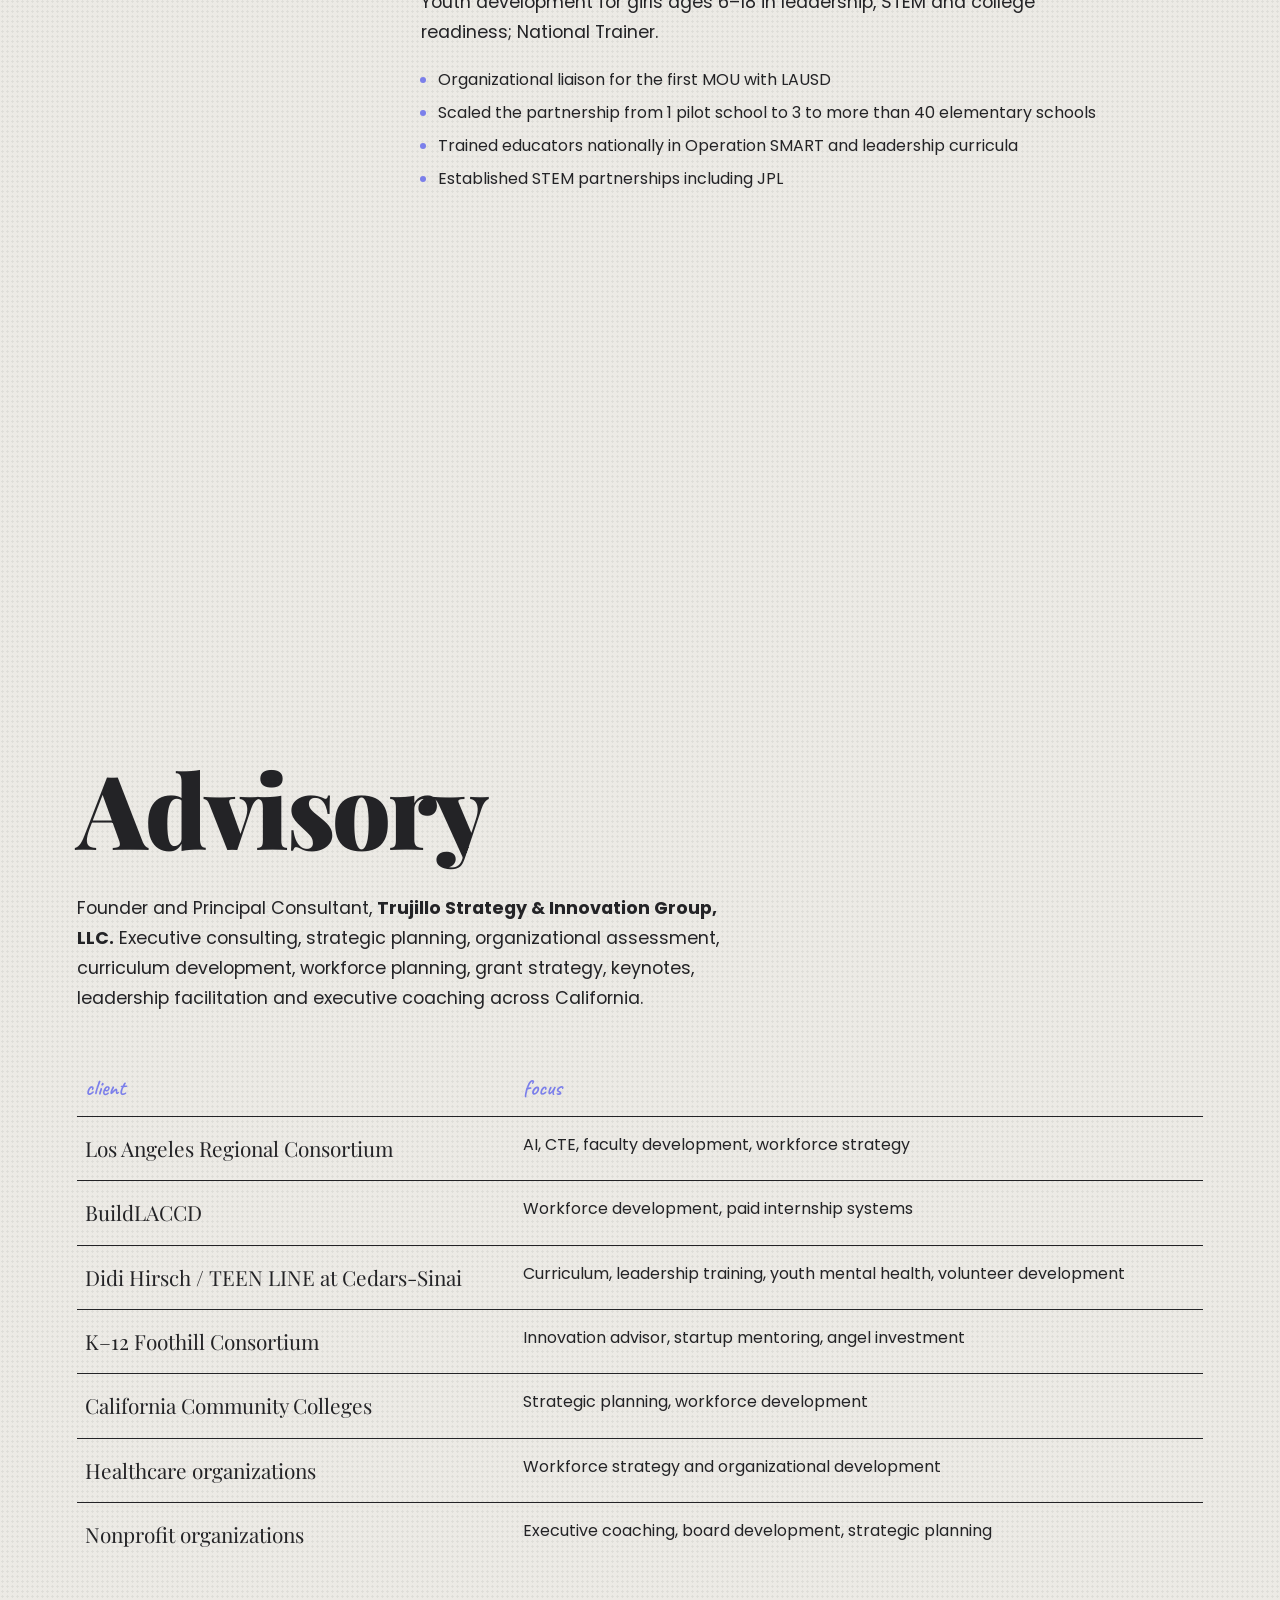
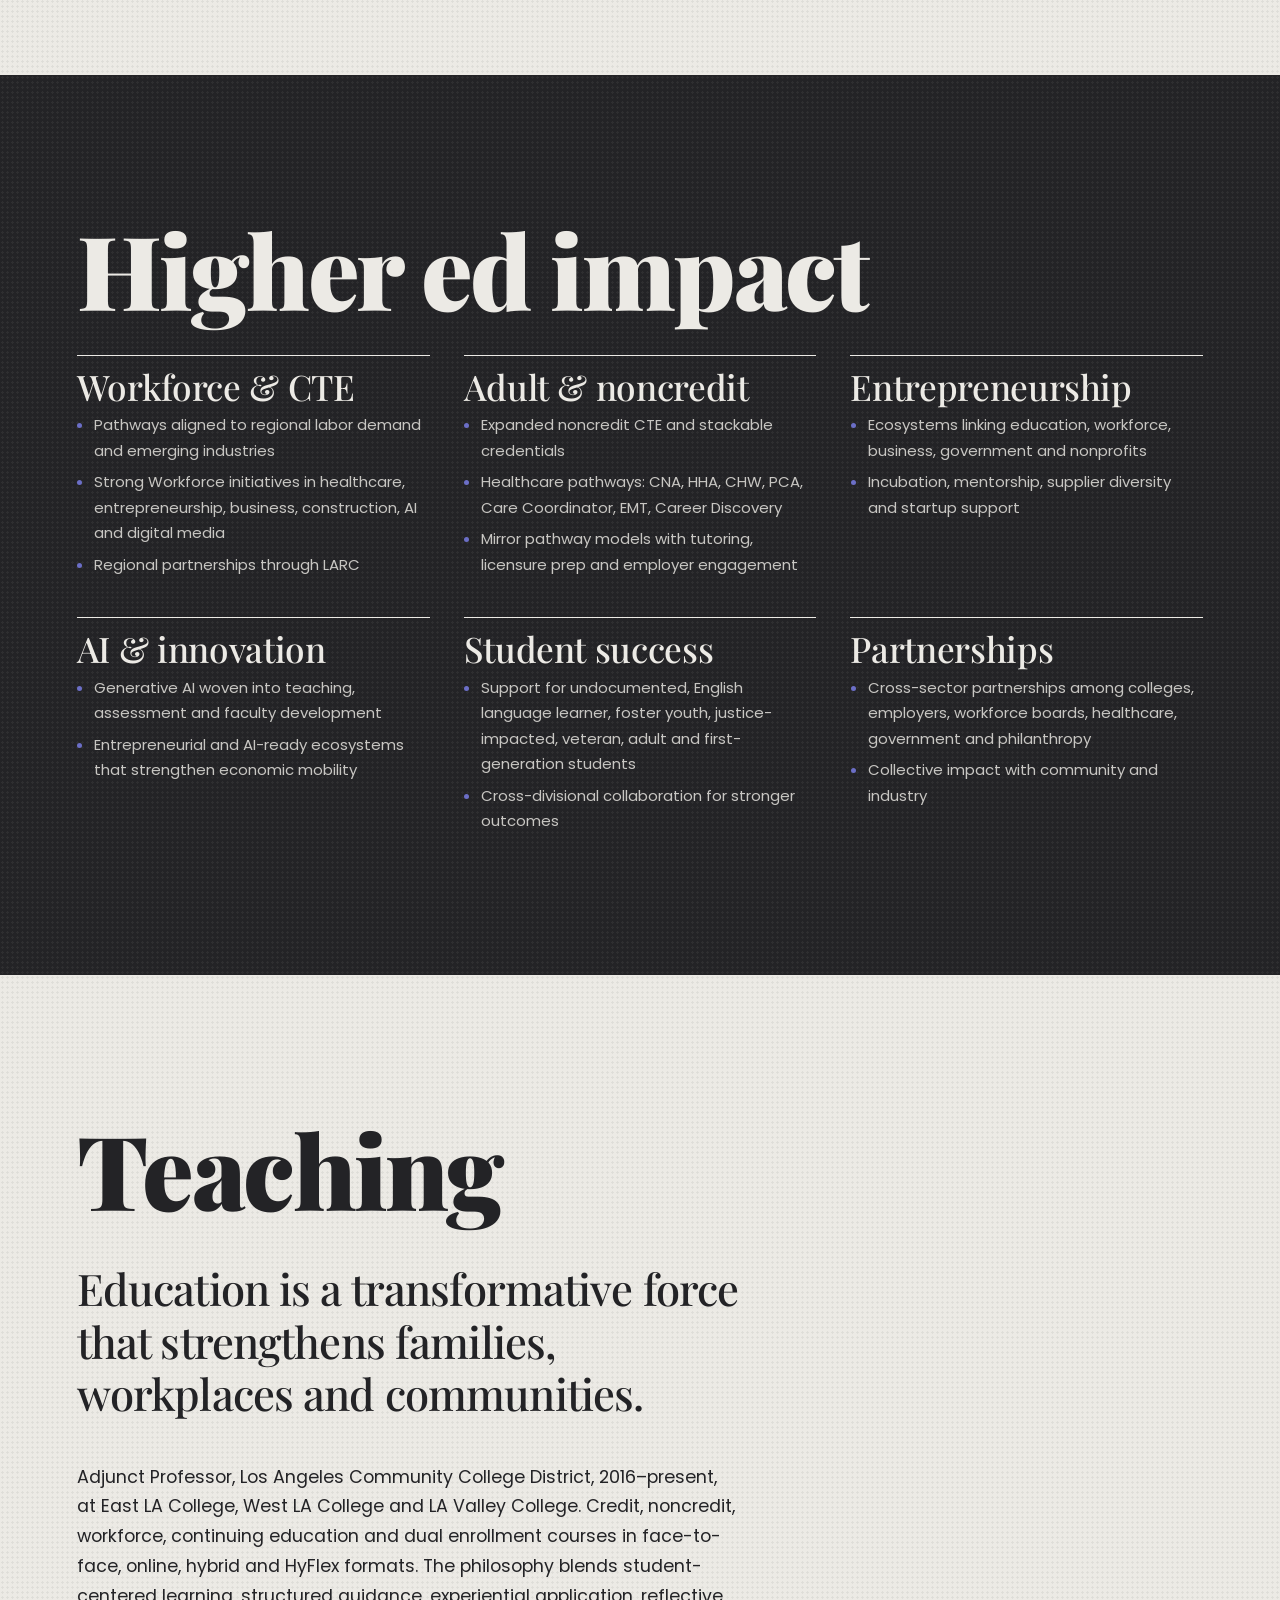
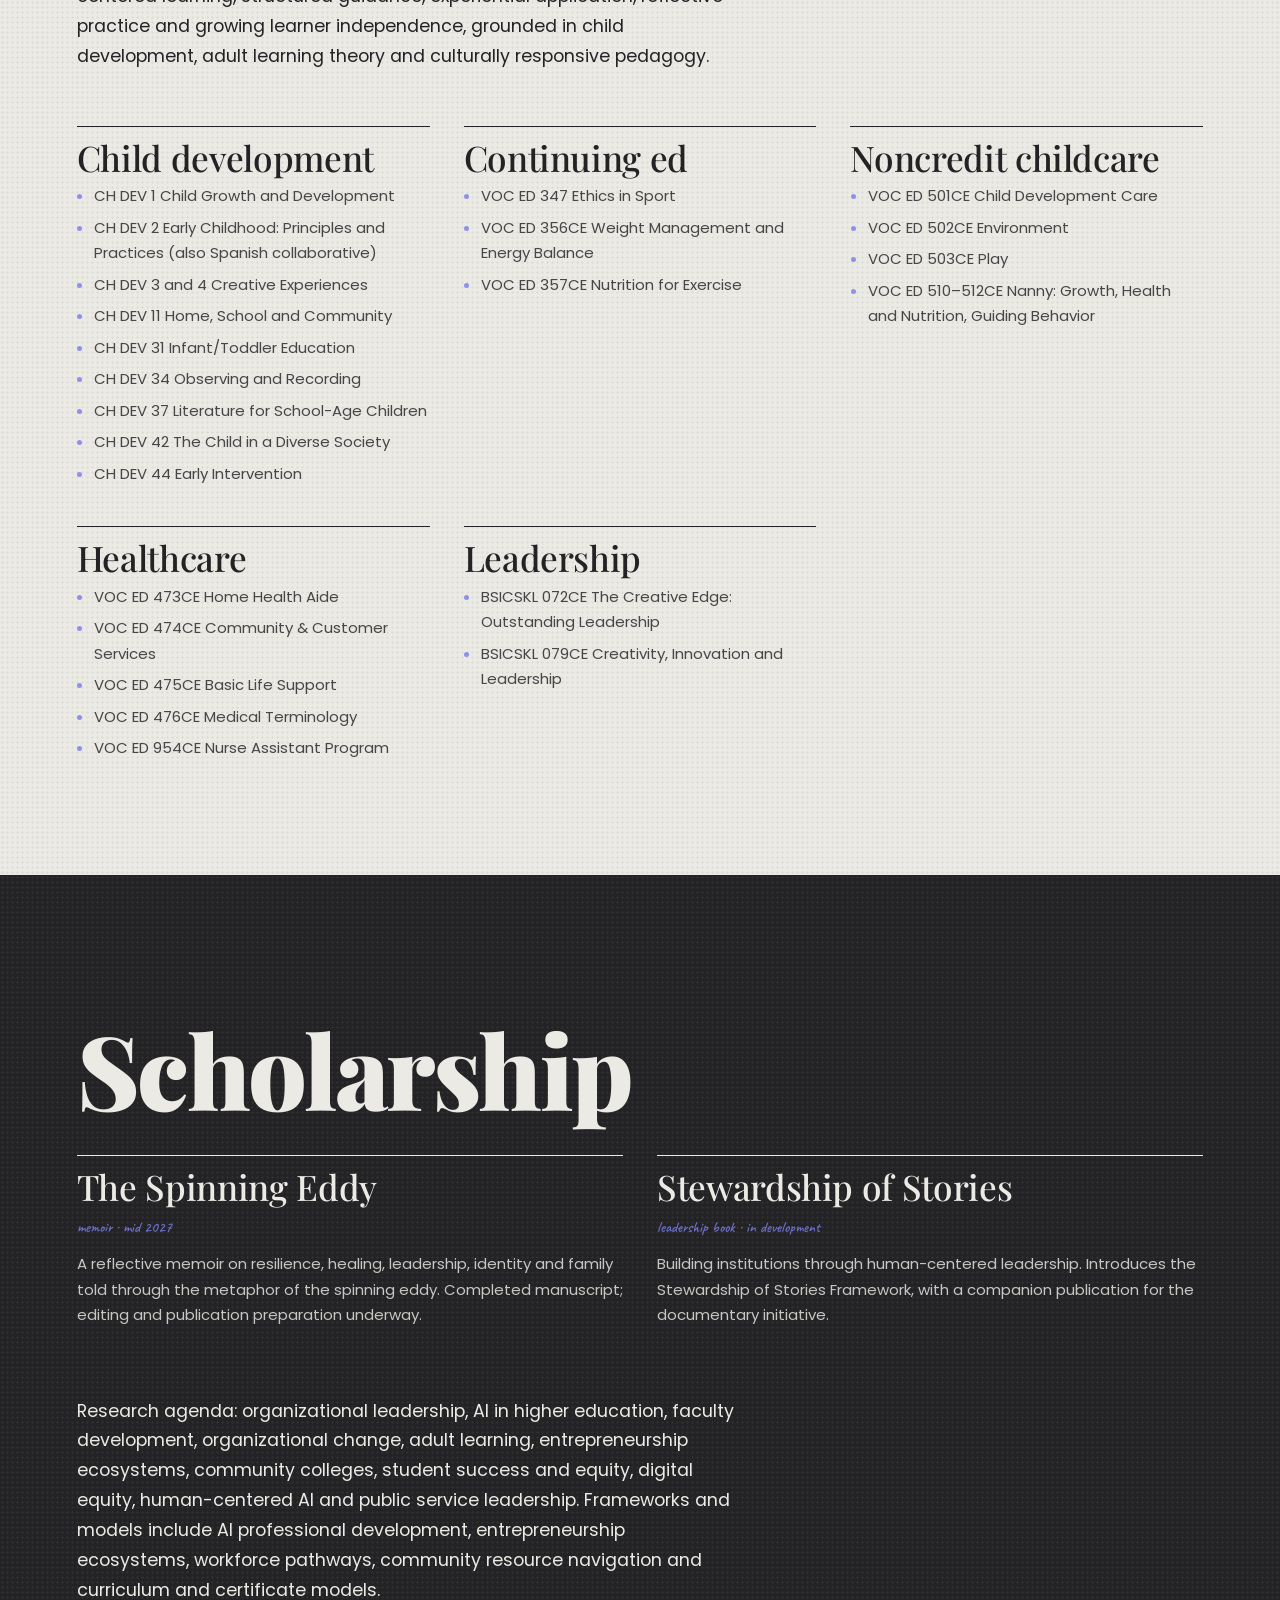
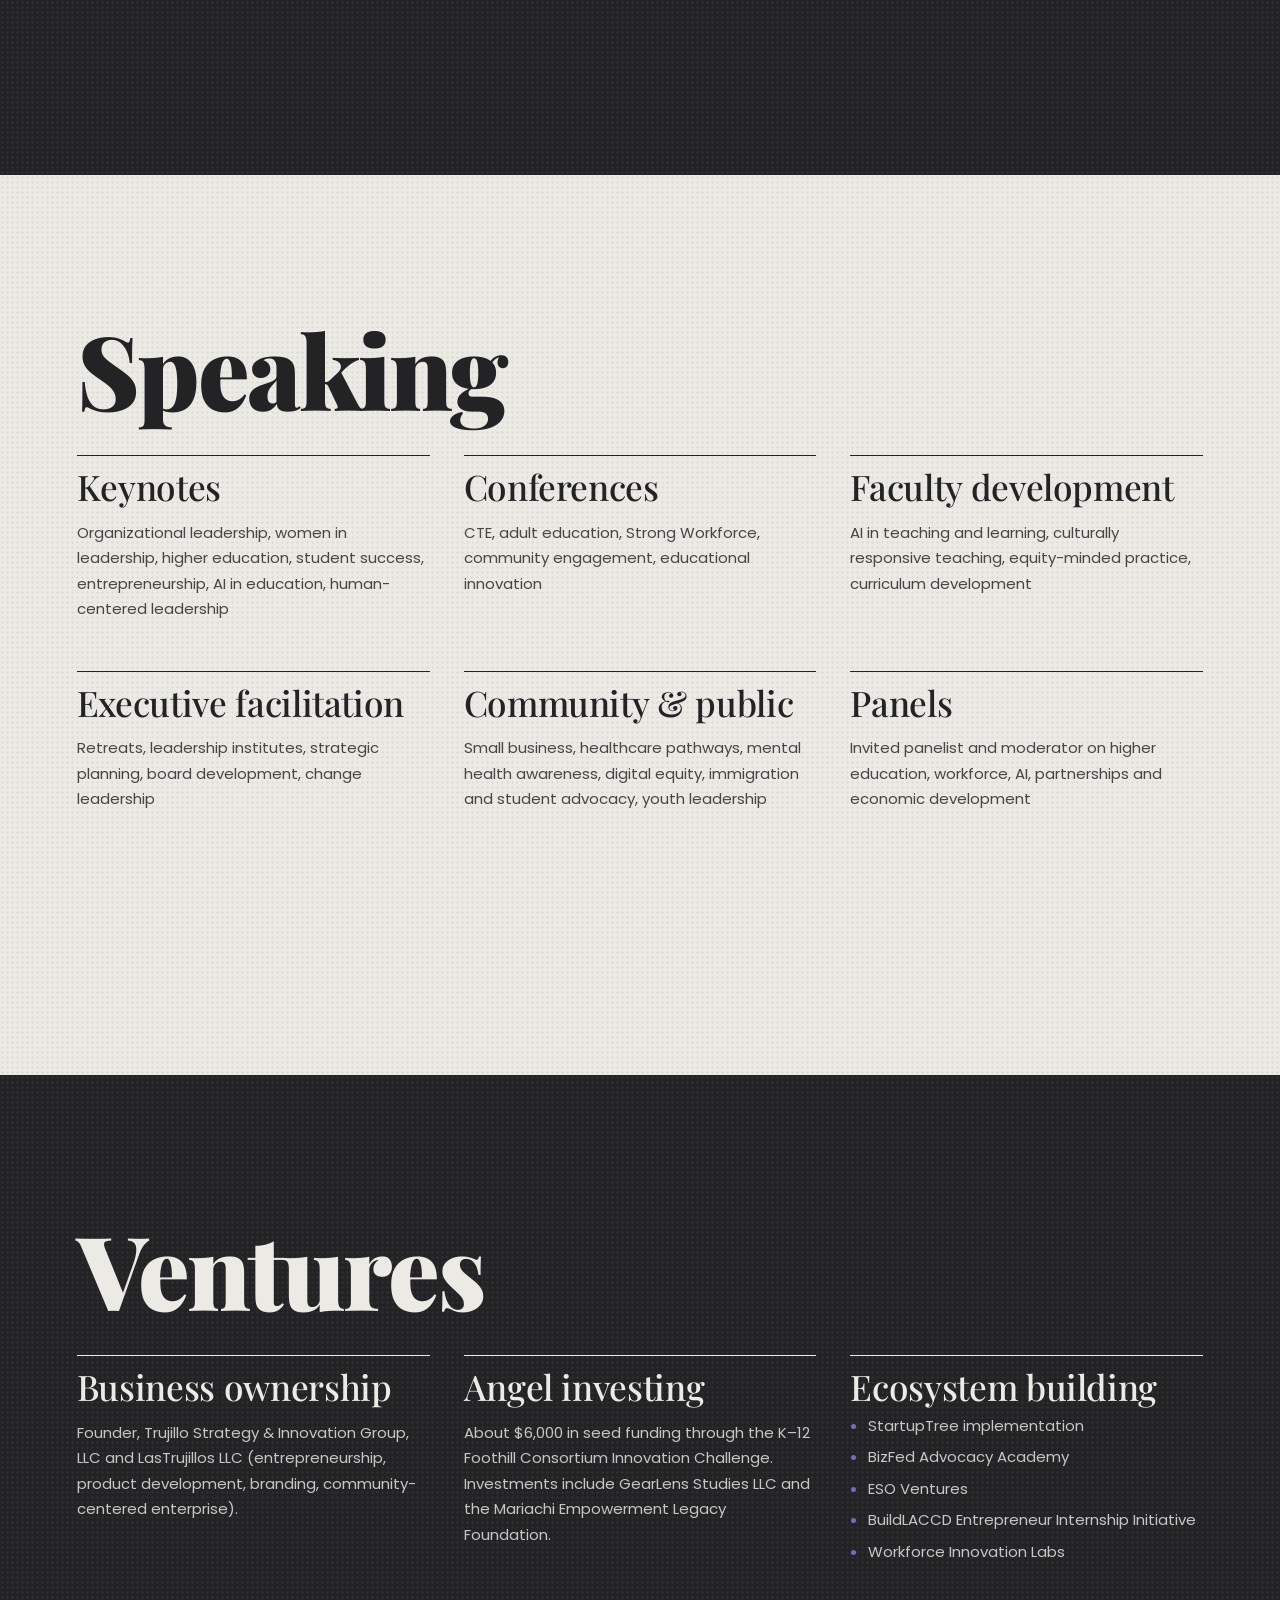
<file: Reyna Trujillo, Ed.D. — Curriculum Vitae (Portfolio).html>
<!DOCTYPE html>
<html lang="en"><head><meta charset="utf-8">
<meta name="viewport" content="width=device-width, initial-scale=1, viewport-fit=cover">
<title>Reyna Trujillo, Ed.D. — Curriculum Vitae 2026</title>
<link rel="stylesheet" href="https://fonts.googleapis.com/css2?family=Caveat:wght@600&family=Playfair+Display:wght@500;900&family=Poppins:wght@400;500&display=swap">
<style>
:root{--paper:#ECEAE5;--char:#232326;--pen:#7B7FEA;--serif:'Playfair Display',Georgia,serif;--hand:'Caveat','Segoe Script',cursive;--sans:'Poppins',system-ui,sans-serif;box-sizing:border-box;padding-top:env(safe-area-inset-top,0px);padding-bottom:env(safe-area-inset-bottom,0px)}
*,*::before,*::after{box-sizing:inherit}html{scroll-behavior:smooth}
body{margin:0;background:var(--paper);color:var(--char);font:400 16px/1.7 var(--sans);overflow-x:hidden}
a{color:inherit}:focus-visible{outline:2px solid var(--pen);outline-offset:4px}
.bar{position:fixed;top:0;left:0;right:0;z-index:50;display:flex;justify-content:space-between;padding:calc(18px + env(safe-area-inset-top,0px)) 4vw 0;font-size:13px;color:#fff;mix-blend-mode:difference;pointer-events:none}
.bar span:nth-child(2){text-align:center}.bar i{font:600 20px var(--hand);margin-left:10px}
.sheet{position:relative;min-height:100vh;padding:16vh 6vw 12vh;background:var(--bg);color:var(--fg);background-image:radial-gradient(rgba(127,127,127,.12) 1px,transparent 1.4px);background-size:5px 5px}
.p{--bg:var(--paper);--fg:var(--char)}.d{--bg:var(--char);--fg:var(--paper)}
.in-w{max-width:1180px;margin:0 auto;position:relative}
h1,h2,h3{font-family:var(--serif);font-weight:900;line-height:.98;margin:0;letter-spacing:-.025em}
h2{font-size:clamp(2.6rem,8vw,7rem);margin-bottom:.35em}h3{font-size:clamp(1.5rem,3vw,2.2rem);font-weight:500;letter-spacing:-.01em}
.hand{font-family:var(--hand);color:var(--pen);font-size:clamp(1.4rem,2.6vw,2.2rem);line-height:1.1;font-weight:600}
.meta{font-size:13px;opacity:.7}
.pen{fill:none;stroke:var(--pen);stroke-width:3;stroke-linecap:round;stroke-linejoin:round;stroke-dasharray:1;stroke-dashoffset:1;transition:stroke-dashoffset 1.3s cubic-bezier(.5,0,.2,1) .2s;vector-effect:non-scaling-stroke}
.in .pen{stroke-dashoffset:0}
.star{position:absolute;width:44px;color:var(--pen);transform:scale(0) rotate(-60deg);transition:transform .9s cubic-bezier(.3,1.6,.5,1) 1s}.in .star{transform:none}
.circ,.und{position:relative;display:inline-block}.dd{position:absolute;pointer-events:none;overflow:visible}
.circ .dd{left:-8%;top:-22%;width:116%;height:144%}.und .dd{left:0;bottom:-.18em;width:100%;height:.3em}
.lead{max-width:60ch;font-size:1.1rem}
/* cover */
.cover{display:flex;flex-direction:column;justify-content:center;min-height:100vh;padding-top:0;overflow:hidden}
.cover h1{font-size:clamp(3.4rem,15.4vw,15rem);text-align:center;position:relative;display:block;margin:0 auto;letter-spacing:-.04em}
.cover .nm{position:absolute;right:2%;top:-30%;transform:rotate(-6deg);text-align:left;font-size:clamp(1.3rem,3vw,2.6rem)}
.cover .nm svg{position:absolute;left:-60px;top:80%;width:60px;height:70px}
.cover .ov{position:absolute;right:-4%;bottom:-8%;width:40%;height:78%}
.cover .st{right:-6%;top:42%}
.pill{display:block;width:max-content;margin:5vh 12vw 0 auto;border:1px solid currentColor;border-radius:99px;padding:6px 22px;font-size:clamp(14px,1.8vw,22px)}
.foot{position:absolute;left:4vw;right:4vw;bottom:calc(22px + env(safe-area-inset-bottom,0px));display:flex;justify-content:space-between;align-items:flex-end;font-size:13px;opacity:.85}
.foot .hand{font-size:1.3rem}
/* hello */
.hello{display:grid;grid-template-columns:minmax(220px,360px) 1fr;gap:6vw;align-items:center}
.pic{position:relative;background:#f7f5f0;padding:14px 14px 48px;transform:rotate(-3deg);box-shadow:0 30px 60px -20px rgba(0,0,0,.5);cursor:pointer;transition:transform .35s;margin:0}
.pic:hover{transform:rotate(1deg) scale(1.03)}.pic .im{position:relative;aspect-ratio:1;overflow:hidden}.pic img{position:absolute;inset:0;width:100%;height:100%;object-fit:cover;transition:opacity .6s}.pic img+img{opacity:0}.pic:hover img+img,.pic.alt img+img{opacity:1}
.pic figcaption{position:absolute;bottom:10px;left:0;right:0;text-align:center;font:600 1.5rem var(--hand);color:#232326}
.pic::before{content:"";position:absolute;top:-14px;left:50%;width:100px;height:28px;margin-left:-50px;background:rgba(123,127,234,.45);transform:rotate(3deg)}
.nums{display:grid;grid-template-columns:repeat(auto-fit,minmax(150px,1fr));gap:30px 20px;margin-top:6vh}
.nums b{display:block;font:900 clamp(2.4rem,5vw,4rem)/1 var(--serif)}.nums span{font:600 1.35rem/1.1 var(--hand);color:var(--pen);display:block;margin-top:4px}
/* lists */
.chips{display:flex;flex-wrap:wrap;gap:6px 22px;font-family:var(--serif);font-size:clamp(1.3rem,2.6vw,2rem)}
.chips span{position:relative;cursor:default;transition:color .25s,transform .25s}.chips span:hover{color:var(--pen);transform:translateY(-3px) rotate(-1.5deg)}
.grid{display:grid;grid-template-columns:repeat(auto-fit,minmax(280px,1fr));gap:34px}
.grid>div{border-top:1px solid currentColor;padding-top:14px}.grid p,.grid li{opacity:.82;font-size:15px}
ul{margin:8px 0 0;padding-left:1.1em}li{margin-bottom:6px}li::marker{color:var(--pen)}
.proj{display:grid;grid-template-columns:minmax(120px,26%) 1fr;gap:4vw}
.yr{font:900 clamp(2.4rem,8vw,7rem)/.9 var(--serif);letter-spacing:-.04em}
.note{position:relative;margin-top:26px;transform:rotate(-4deg);width:max-content}
.note svg{width:46px;height:50px;display:block;margin-left:30px}
.money{display:inline-block;margin:6px 24px 6px 0;padding:0 4px;font-weight:500}
.org{opacity:.7;margin:6px 0 14px}
table{width:100%;border-collapse:collapse}td,th{text-align:left;padding:14px 8px;border-top:1px solid currentColor;vertical-align:top}th{font:600 1.4rem var(--hand);color:var(--pen);border:0}td:first-child{font-family:var(--serif);font-size:1.3rem}tr:hover td{background:rgba(123,127,234,.12)}
.row{display:grid;grid-template-columns:150px 1fr;gap:20px;border-top:1px solid currentColor;padding:16px 0}.row b{font-family:var(--serif);font-size:1.35rem;font-weight:500}.row small{opacity:.7;display:block}
.big{font-family:var(--serif);font-weight:500;font-size:clamp(1.5rem,3.4vw,2.8rem);line-height:1.2;max-width:26ch;letter-spacing:-.02em}
.btns{display:flex;flex-wrap:wrap;gap:14px;margin-top:5vh}
.btn{display:inline-block;padding:12px 26px;border:1px solid currentColor;border-radius:99px;text-decoration:none;background:none;color:inherit;font:inherit;cursor:pointer;transition:background .25s,color .25s,border-color .25s}
.btn:hover{background:var(--pen);border-color:var(--pen);color:#fff}
.ty{font-size:clamp(3.4rem,16vw,15rem)}
#toast{position:fixed;left:50%;bottom:28px;transform:translate(-50%,90px);background:var(--pen);color:#fff;padding:10px 22px;border-radius:99px;transition:transform .35s;z-index:60}#toast.show{transform:translate(-50%,0)}
#dot{position:fixed;width:14px;height:14px;border-radius:50%;background:var(--pen);pointer-events:none;z-index:70;left:-20px;top:-20px;mix-blend-mode:multiply;transition:width .2s,height .2s,margin .2s}#dot.big{width:44px;height:44px;margin:-15px 0 0 -15px;opacity:.55}
@media(max-width:760px){.hello,.proj,.row{grid-template-columns:1fr}.bar span:nth-child(2){display:none}.cover .nm{top:-44%}#dot{display:none}.pic{max-width:300px}}
@media(pointer:coarse){#dot{display:none}}
@media(prefers-reduced-motion:reduce){*{transition:none!important}.pen{stroke-dashoffset:0}.star{transform:none}html{scroll-behavior:auto}}
</style></head><body>
<div class="bar"><span>2026</span><span id="lbl">Curriculum Vitae</span><span>Reyna Trujillo<i>cover</i></span></div>
<div id="dot"></div><main id="m"></main><div id="toast" role="status">Email copied</div>
<script>
const $=s=>document.querySelector(s);
const P=(d)=>`<path class="pen" pathLength="1" d="${d}"/>`;
const OV='M24 40C20 14 80 6 112 8C162 10 194 24 190 44C186 66 138 74 98 72C48 70 8 60 14 34C18 20 52 12 92 10';
const circ=t=>`<span class="circ">${t}<svg class="dd" viewBox="0 0 200 80" preserveAspectRatio="none" aria-hidden="true">${P(OV)}</svg></span>`;
const und=t=>`<span class="und">${t}<svg class="dd" viewBox="0 0 200 12" preserveAspectRatio="none" aria-hidden="true">${P('M4 8C50 2 100 12 196 4')}</svg></span>`;
const arrow=(s='')=>`<svg class="dd" viewBox="0 0 60 70" style="${s}" aria-hidden="true">${P('M54 4C20 8 8 36 12 60M2 46L12 62L26 48')}</svg>`;
const star=s=>`<svg class="star" style="${s}" viewBox="0 0 40 40" aria-hidden="true"><path d="M20 0C22 12 28 18 40 20C28 22 22 28 20 40C18 28 12 22 0 20C12 18 18 12 20 0Z" fill="currentColor"/></svg>`;
const ul=a=>`<ul>${a.map(x=>`<li>${x}</li>`).join('')}</ul>`;
const chips=a=>`<div class="chips">${a.map(x=>`<span>${x}</span>`).join('')}</div>`;
const sheets=[];
const S=(c,label,html,x='')=>sheets.push(`<section class="sheet ${c} ${x}" data-l="${label}"><div class="in-w">${html}</div></section>`);
// cover
sheets.push(`<section class="sheet p cover" data-l="Curriculum Vitae"><h1>Opportunity<span class="nm hand">Dr. Reyna Trujillo, Ed.D.${arrow()}</span><svg class="dd ov" viewBox="0 0 200 80" preserveAspectRatio="none" aria-hidden="true">${P('M6 50C4 20 70 6 120 6C170 6 198 24 196 46C192 68 140 76 96 74C44 72 6 66 8 44C10 28 40 18 80 14')}</svg>${star('right:-5%;top:44%')}</h1><span class="pill">${circ('Executive leader · Educator · Entrepreneur')}</span><div class="foot"><span>Los Angeles, California — 2026</span><span class="hand">scroll ↓</span><span>Ed.D. · LACCD · Project Access</span></div></section>`);
// hello
S('d','Hello',`<div class="hello"><figure class="pic" id="pic" tabindex="0" role="button" aria-label="Photo of Dr. Reyna Trujillo. Press to switch"><div class="im"><img src="[data-uri]" alt="Portrait of Dr. Reyna Trujillo"><img src="[data-uri]" alt="Dr. Reyna Trujillo smiling"></div><figcaption>that’s me!</figcaption></figure>
<div><h2>Hello, I’m ${und('Reyna.')}</h2><p class="lead">Executive leader with more than 20 years in higher education, workforce development, entrepreneurship, nonprofit leadership, healthcare and community partnerships. I build organizations, secure and steward multimillion-dollar public and private investment, and lead initiatives that expand educational opportunity, workforce mobility and economic development.</p>
<div class="btns"><a class="btn" href="mailto:trujilr2@laccd.edu">trujilr2@laccd.edu</a><a class="btn" href="tel:+13233796572">323.379.6572</a><a class="btn" href="https://linkedin.com/in/reytrujillo" target="_blank" rel="noopener">LinkedIn</a><button class="btn" data-copy="trujilr2@laccd.edu">Copy email</button></div></div></div>
<div class="nums">${[['20+','years leading'],['$100M+','stewarded'],['$15M+','operating budgets'],['4','organizations founded'],['50+','programs developed'],['200+','partnerships']].map(([a,b])=>`<div><b>${a}</b><span>${b}</span></div>`).join('')}</div>${star('right:2%;top:-8%')}`);
// education
S('p','Education',`<h2>Education</h2><div class="grid"><div><h3>Ed.D., Organizational Leadership</h3><p>University of La Verne</p></div><div><h3>M.Ed., Leadership and Administration</h3><p>University of Southern California</p></div><div><h3>B.S., Child Development</h3><p>University of La Verne</p></div></div>
<p class="lead" style="margin-top:6vh">Dissertation: <i>${und('From Compliance to Transformation')}: Faculty Perspectives on AI-Driven Professional Development.</i> A mixed-methods study of faculty perceptions of AI-driven professional development in California Community Colleges, on moving beyond compliance toward ethical AI adoption and transformational culture.</p>
<div class="grid" style="margin-top:6vh"><div><h3>CCTC permits</h3>${ul(['Child Development Associate Teacher Permit (2011)','Child Development Site Supervisor Permit (2013)'])}</div><div><h3>Certificates</h3>${ul(['Children with Special Needs (2010)','Infant/Toddler (2010)','Family Child Care Provider (2010)'])}</div><div><h3>Professional development</h3>${ul(['Dr. Yasmin Davidds Leadership Institute','LACCD Safe Zone Train-the-Trainer','AI and Educational Technology Institutes','Strong Workforce, CCC Chancellor’s Office and LARC institutes','Entrepreneurship and economic development institutes'])}</div></div>`);
// skills
S('d','Expertise',`<h2>${circ('Skills')}</h2>${chips(['Executive Leadership','Higher Education Administration','Organizational Strategy','Workforce & Economic Development','Entrepreneurship & Innovation','Strategic Partnerships','Public Policy','Government & Community Relations','Fiscal Stewardship','Grant Administration','Resource Development','Board Governance','Organizational Risk Management','Enterprise Growth & Sustainability','AI & Digital Innovation','Research','Teaching & Learning','Executive Consulting','Philanthropy'])}<p class="hand" style="margin-top:5vh">fiscal stewardship across state appropriations, federal and state grants, foundation awards, philanthropy and public-private partnerships</p>`);
// roles
const roles=[
['2026','Executive Director','Susan Rubio Entrepreneurship & Innovation Center · East Los Angeles College, LACCD',['$4.5M+ overseen'],'A regional hub for entrepreneurship, workforce development, innovation and economic mobility serving students, alumni, small businesses and community entrepreneurs.',['Oversees about $2.5M in state appropriations to establish and run the Center','Secured an additional $2M in sustainability funding','Directs budgets, contracts, staffing, partnerships and performance across multiple funding streams']],
['2023','President & CEO','Communities of San Gabriel Valley Project Access · 501(c)(3)',['~$1.5M annual budget'],'Founded and leads a regional nonprofit advancing digital equity and equitable access to public resources.',['Conceived Community Linked Sources®, an AI-powered platform connecting residents with verified health, education, workforce, housing and community resources across LA County','Built partnerships with public agencies, schools, healthcare providers and philanthropy','Leads fundraising, governance, strategy and technology innovation']],
['2025','Strong Workforce Program Coordinator','West Los Angeles College · LACCD',['$6M+ stewarded'],'Leads CTE, workforce, adult education and regional mobility initiatives funded by SWP, CAEP and Perkins V.',['Built healthcare career pathways for adult learners and English language learners','Led state approval of noncredit certificates in healthcare, AI, construction, business and workforce readiness','Works with LARC, employers, workforce boards and the Chancellor’s Office','Serves disadvantaged students, foster youth, veterans, single parents and justice-impacted students']],
['2020','Senior Director, Workforce Development','AltaMed Health Services · one of the nation’s largest FQHCs · 2020–2022',['~$6M annual budget','$100M+ in initiatives'],'Executive leadership for workforce strategy, talent development and healthcare career pathways across a multi-site system.',['Led multidisciplinary teams in workforce planning and employee development','Expanded partnerships with colleges, universities and workforce boards','Improved retention, leadership development and clinical talent pipelines','Ensured federal, state and private funding compliance']],
['2012','Dream Resource Center Coordinator','East Los Angeles College · LACCD · 2012–2019',['State Replacement Funds'],'Lead coordinator for one of the first Dream Resource Centers in LACCD, supporting undocumented students, DACA recipients and mixed-status families.',['Co-led the LACCD Resolution on Equitable Access','Co-developed the districtwide Safe Zone Train-the-Trainer','Partnered with legal service providers, nonprofits and philanthropy','Managed scholarships, donor partnerships, outreach and legal service coordination']],
['Classroom','Elementary School Teacher','Sierra Park Elementary · Los Angeles Unified School District',[],'Standards-based K–5 science through a specialized laboratory model.',['Taught every K–5 classroom through a rotating science lab','Made the school a model partner of the Los Angeles Zoo','Built a living science lab for animal care and ecology','Launched an after-school science program with NASA’s Jet Propulsion Laboratory, an early LAUSD collaboration of its kind']],
['13+ yrs','Program Coordinator','Girls Inc. of Greater Los Angeles',[],'Youth development for girls ages 6–18 in leadership, STEM and college readiness; National Trainer.',['Organizational liaison for the first MOU with LAUSD','Scaled the partnership from 1 pilot school to 3 to more than 40 elementary schools','Trained educators nationally in Operation SMART and leadership curricula','Established STEM partnerships including JPL']]];
roles.forEach(([y,t,o,m,s,b],i)=>S(i%2?'d':'p','Experience',`<div class="proj"><div><div class="yr">${y}</div>${m.length?`<div class="note hand">${m[0]}${arrow('position:relative;display:block')}</div>`:''}</div><div><h2 style="font-size:clamp(2rem,5vw,4.2rem)">${t}</h2><div class="org">${o}</div>${m.map((x,j)=>`<span class="money">${j?x:circ(x)}</span>`).join('')}<p class="lead">${s}</p>${ul(b)}</div></div>${i%2?'':star('right:0;top:-6%')}`));
// advisory
S('p','Advisory',`<h2>Advisory</h2><p class="lead">Founder and Principal Consultant, <b>Trujillo Strategy & Innovation Group, LLC.</b> Executive consulting, strategic planning, organizational assessment, curriculum development, workforce planning, grant strategy, keynotes, leadership facilitation and executive coaching across California.</p>
<table style="margin-top:5vh"><tr><th>client</th><th>focus</th></tr><tr><td>Los Angeles Regional Consortium</td><td>AI, CTE, faculty development, workforce strategy</td></tr><tr><td>BuildLACCD</td><td>Workforce development, paid internship systems</td></tr><tr><td>Didi Hirsch / TEEN LINE at Cedars-Sinai</td><td>Curriculum, leadership training, youth mental health, volunteer development</td></tr><tr><td>K–12 Foothill Consortium</td><td>Innovation advisor, startup mentoring, angel investment</td></tr><tr><td>California Community Colleges</td><td>Strategic planning, workforce development</td></tr><tr><td>Healthcare organizations</td><td>Workforce strategy and organizational development</td></tr><tr><td>Nonprofit organizations</td><td>Executive coaching, board development, strategic planning</td></tr></table>`);
// impact
S('d','Impact',`<h2>Higher ed impact</h2><div class="grid">${[['Workforce & CTE',['Pathways aligned to regional labor demand and emerging industries','Strong Workforce initiatives in healthcare, entrepreneurship, business, construction, AI and digital media','Regional partnerships through LARC']],['Adult & noncredit',['Expanded noncredit CTE and stackable credentials','Healthcare pathways: CNA, HHA, CHW, PCA, Care Coordinator, EMT, Career Discovery','Mirror pathway models with tutoring, licensure prep and employer engagement']],['Entrepreneurship',['Ecosystems linking education, workforce, business, government and nonprofits','Incubation, mentorship, supplier diversity and startup support']],['AI & innovation',['Generative AI woven into teaching, assessment and faculty development','Entrepreneurial and AI-ready ecosystems that strengthen economic mobility']],['Student success',['Support for undocumented, English language learner, foster youth, justice-impacted, veteran, adult and first-generation students','Cross-divisional collaboration for stronger outcomes']],['Partnerships',['Cross-sector partnerships among colleges, employers, workforce boards, healthcare, government and philanthropy','Collective impact with community and industry']]].map(([a,b])=>`<div><h3>${a}</h3>${ul(b)}</div>`).join('')}</div>`);
// teaching
const C={'Child development':['CH DEV 1 Child Growth and Development','CH DEV 2 Early Childhood: Principles and Practices (also Spanish collaborative)','CH DEV 3 and 4 Creative Experiences','CH DEV 11 Home, School and Community','CH DEV 31 Infant/Toddler Education','CH DEV 34 Observing and Recording','CH DEV 37 Literature for School-Age Children','CH DEV 42 The Child in a Diverse Society','CH DEV 44 Early Intervention'],'Continuing ed':['VOC ED 347 Ethics in Sport','VOC ED 356CE Weight Management and Energy Balance','VOC ED 357CE Nutrition for Exercise'],'Noncredit childcare':['VOC ED 501CE Child Development Care','VOC ED 502CE Environment','VOC ED 503CE Play','VOC ED 510–512CE Nanny: Growth, Health and Nutrition, Guiding Behavior'],'Healthcare':['VOC ED 473CE Home Health Aide','VOC ED 474CE Community & Customer Services','VOC ED 475CE Basic Life Support','VOC ED 476CE Medical Terminology','VOC ED 954CE Nurse Assistant Program'],'Leadership':['BSICSKL 072CE The Creative Edge: Outstanding Leadership','BSICSKL 079CE Creativity, Innovation and Leadership']};
S('p','Teaching',`<h2>Teaching</h2><p class="big">Education is a transformative force that strengthens families, workplaces and communities.</p><p class="lead" style="margin-top:4vh">Adjunct Professor, Los Angeles Community College District, 2016–present, at East LA College, West LA College and LA Valley College. Credit, noncredit, workforce, continuing education and dual enrollment courses in face-to-face, online, hybrid and HyFlex formats. The philosophy blends student-centered learning, structured guidance, experiential application, reflective practice and growing learner independence, grounded in child development, adult learning theory and culturally responsive pedagogy.</p><div class="grid" style="margin-top:6vh">${Object.entries(C).map(([k,v])=>`<div><h3>${k}</h3>${ul(v)}</div>`).join('')}</div>`);
// scholarship
S('d','Scholarship',`<h2>Scholarship</h2><div class="grid"><div><h3>The Spinning Eddy</h3><p class="hand">memoir · mid 2027</p><p>A reflective memoir on resilience, healing, leadership, identity and family told through the metaphor of the spinning eddy. Completed manuscript; editing and publication preparation underway.</p></div><div><h3>Stewardship of Stories</h3><p class="hand">leadership book · in development</p><p>Building institutions through human-centered leadership. Introduces the Stewardship of Stories Framework, with a companion publication for the documentary initiative.</p></div></div><p class="lead" style="margin-top:6vh">Research agenda: organizational leadership, AI in higher education, faculty development, organizational change, adult learning, entrepreneurship ecosystems, community colleges, student success and equity, digital equity, human-centered AI and public service leadership. Frameworks and models include AI professional development, entrepreneurship ecosystems, workforce pathways, community resource navigation and curriculum and certificate models.</p>`);
// speaking
S('p','Speaking',`<h2>Speaking</h2><div class="grid">${[['Keynotes','Organizational leadership, women in leadership, higher education, student success, entrepreneurship, AI in education, human-centered leadership'],['Conferences','CTE, adult education, Strong Workforce, community engagement, educational innovation'],['Faculty development','AI in teaching and learning, culturally responsive teaching, equity-minded practice, curriculum development'],['Executive facilitation','Retreats, leadership institutes, strategic planning, board development, change leadership'],['Community & public','Small business, healthcare pathways, mental health awareness, digital equity, immigration and student advocacy, youth leadership'],['Panels','Invited panelist and moderator on higher education, workforce, AI, partnerships and economic development']].map(([a,b])=>`<div><h3>${a}</h3><p>${b}</p></div>`).join('')}</div>`);
// ventures + mentorship
S('d','Ventures',`<h2>Ventures</h2><div class="grid"><div><h3>Business ownership</h3><p>Founder, Trujillo Strategy & Innovation Group, LLC and LasTrujillos LLC (entrepreneurship, product development, branding, community-centered enterprise).</p></div><div><h3>Angel investing</h3><p>About $6,000 in seed funding through the K–12 Foothill Consortium Innovation Challenge. Investments include GearLens Studies LLC and the Mariachi Empowerment Legacy Foundation.</p></div><div><h3>Ecosystem building</h3>${ul(['StartupTree implementation','BizFed Advocacy Academy','ESO Ventures','BuildLACCD Entrepreneur Internship Initiative','Workforce Innovation Labs'])}</div></div>`);
S('p','Mentorship',`<h2>Mentorship</h2><p class="big">An organization’s greatest legacy is the people it develops and empowers to lead.</p><div class="grid" style="margin-top:6vh"><div><h3>EdPath Success Program</h3><p class="hand">executive mentor · 2025–present</p><p>Coaches emerging higher education professionals in strategy, executive communication, systems thinking, change management and ethical decision-making.</p></div><div><h3>BuildLACCD internships</h3><p>Paid internships at the Susan Rubio Center spanning entrepreneurship, communications, project management and community engagement.</p></div><div><h3>Students, faculty, founders</h3><p>First-generation and adult learner success, healthcare and entrepreneurship pathways, faculty AI integration and startup pitch preparation.</p></div></div>`);
// governance
const G=[['2021–Jan 2026','Vice President, Board of Directors','East Los Angeles College Foundation'],['2021–Jan 2026','President, Board of Directors','East Los Angeles College Alumni Association'],['2022–Present','Foundation Board Member','San Gabriel Valley Economic Partnership'],['2024–Present','Board Member','Together in the San Gabriel Valley Leadership Foundation'],['2017–2023','Board Trustee','Plaza Community Services'],['2019–2022','Executive Board Member','East Los Angeles Women’s Center'],['2020–2023','Board Leadership & Community Service','Rotary Club of East Los Angeles']];
S('d','Governance',`<h2>Boards</h2>${G.map(([y,t,o])=>`<div class="row"><span class="hand">${y}</span><div><b>${o}</b><small>${t}</small></div></div>`).join('')}`);
// giving
S('p','Giving',`<h2>Giving</h2><div class="grid"><div><h3>The Pathways to Possibility Endowment</h3><p class="hand">$25,000 · West LA College Foundation</p><p>Supports noncredit and adult education students: adult learners, English language learners, first-generation students, veterans, foster youth and justice-impacted students.</p></div><div><h3>The Legacy Scholarship Endowment</h3><p class="hand">$25,000 · East LA College Foundation</p><p>Supports achievement, persistence, leadership development and long-term academic success.</p></div><div><h3>Community leadership</h3><p>Digital equity, resource navigation, economic mobility, public-private partnerships and nonprofit capacity building across Los Angeles County.</p></div></div>`);
// thanks
sheets.push(`<section class="sheet d cover" data-l="Thank you"><div class="in-w" style="text-align:center"><h1 class="ty">Thank ${und('you')}</h1><p class="big" style="margin:5vh auto 0">Our greatest legacy is not what we build for ourselves, but what we make possible for others.</p><p class="hand" style="margin-top:2vh">— Dr. Reyna Trujillo</p><div class="btns" style="justify-content:center"><a class="btn" href="mailto:trujilr2@laccd.edu">trujilr2@laccd.edu</a><a class="btn" href="tel:+13233796572">323.379.6572</a><a class="btn" href="https://linkedin.com/in/reytrujillo" target="_blank" rel="noopener">linkedin.com/in/reytrujillo</a></div><p class="meta" style="margin-top:5vh">Professional references and letters of recommendation are available upon request.</p>${star('left:12%;top:-6%')}</div></section>`);
$('#m').innerHTML=sheets.join('');
// behaviour
const els=[...document.querySelectorAll('.sheet')];
const io=new IntersectionObserver(es=>es.forEach(e=>{if(e.isIntersecting)e.target.classList.add('in')}),{threshold:.2});els.forEach(e=>io.observe(e));
const io2=new IntersectionObserver(es=>es.forEach(e=>{if(e.isIntersecting)$('#lbl').textContent=e.target.dataset.l}),{rootMargin:'-50% 0px -50% 0px'});els.forEach(e=>io2.observe(e));
const pic=$('#pic'),tg=()=>pic.classList.toggle('alt');pic.onclick=tg;pic.onkeydown=e=>{if(e.key==='Enter'||e.key===' '){e.preventDefault();tg()}};
document.querySelectorAll('[data-copy]').forEach(b=>b.onclick=async()=>{try{await navigator.clipboard.writeText(b.dataset.copy)}catch(e){}const t=$('#toast');t.classList.add('show');setTimeout(()=>t.classList.remove('show'),1800)});
const dot=$('#dot');addEventListener('pointermove',e=>{dot.style.left=e.clientX-7+'px';dot.style.top=e.clientY-7+'px';dot.classList.toggle('big',!!e.target.closest('a,button,.chips span,.pic'))});
</script></body></html>
</file>
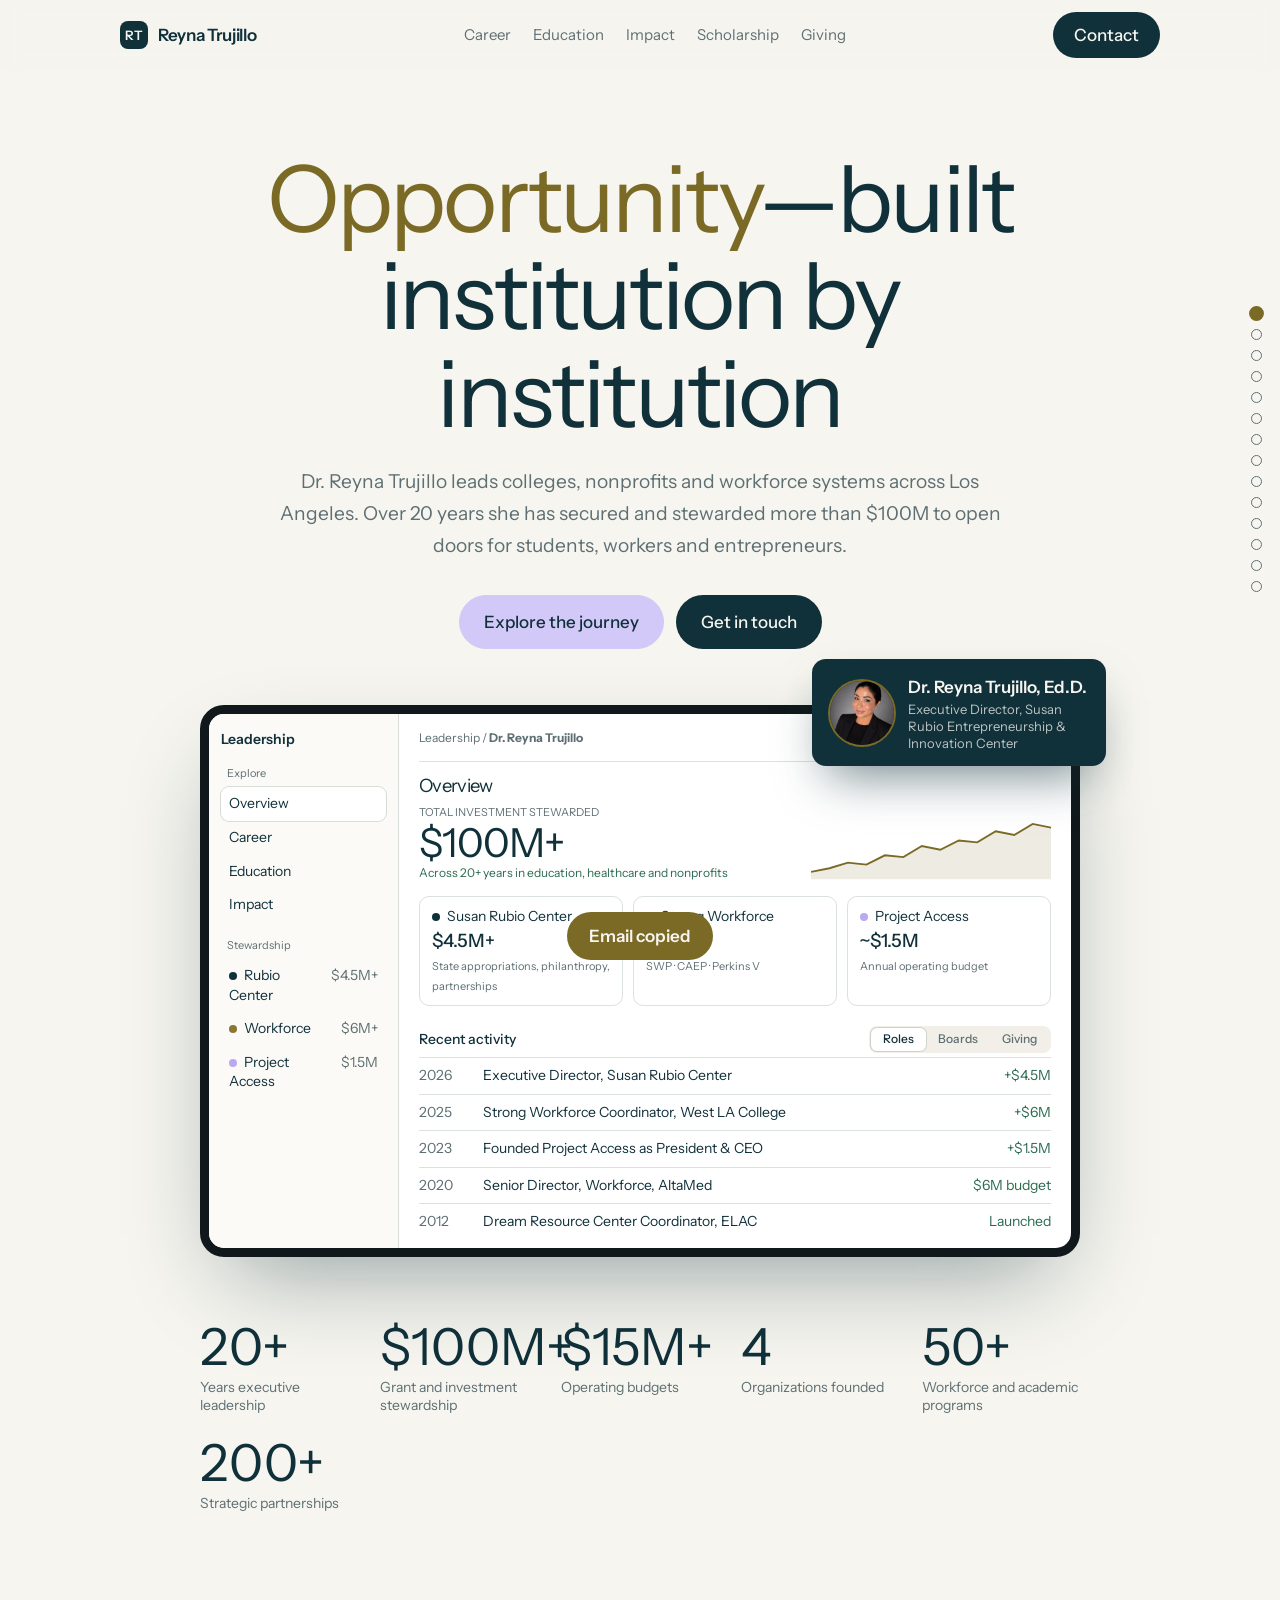
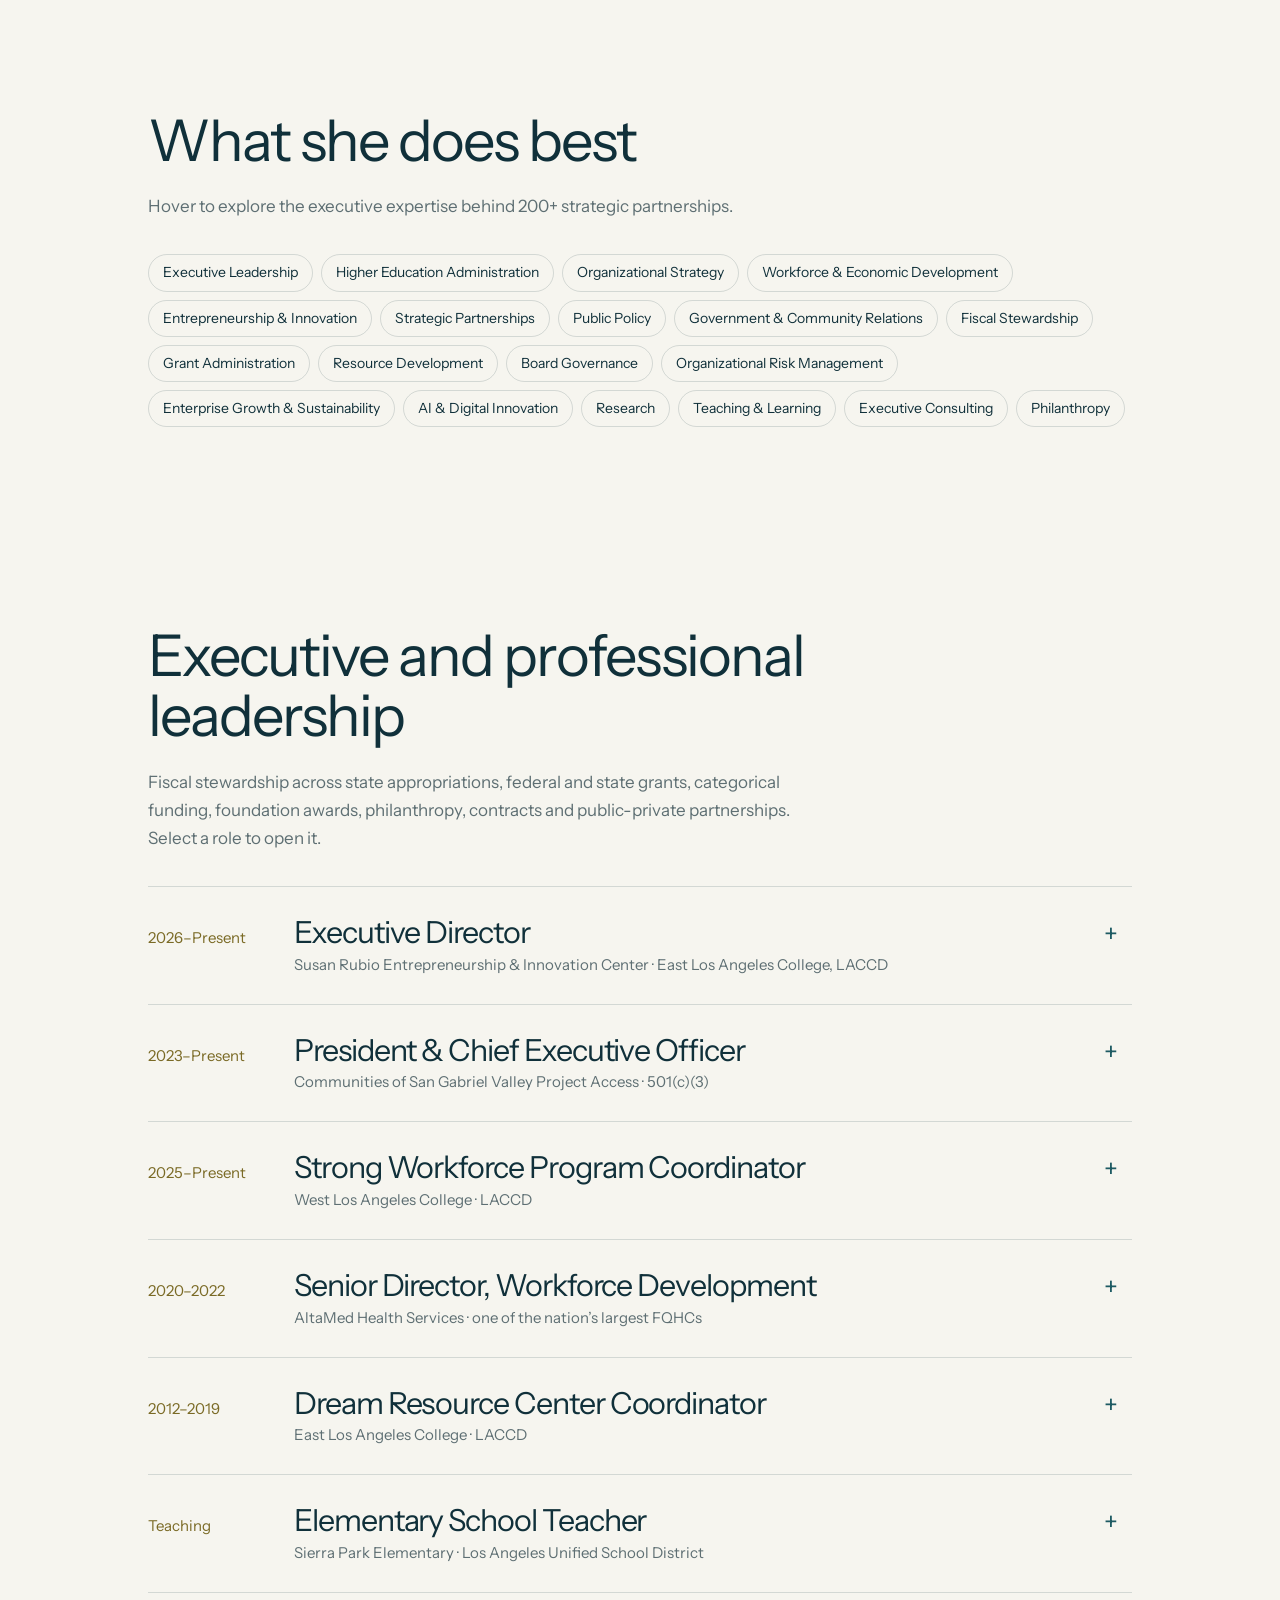
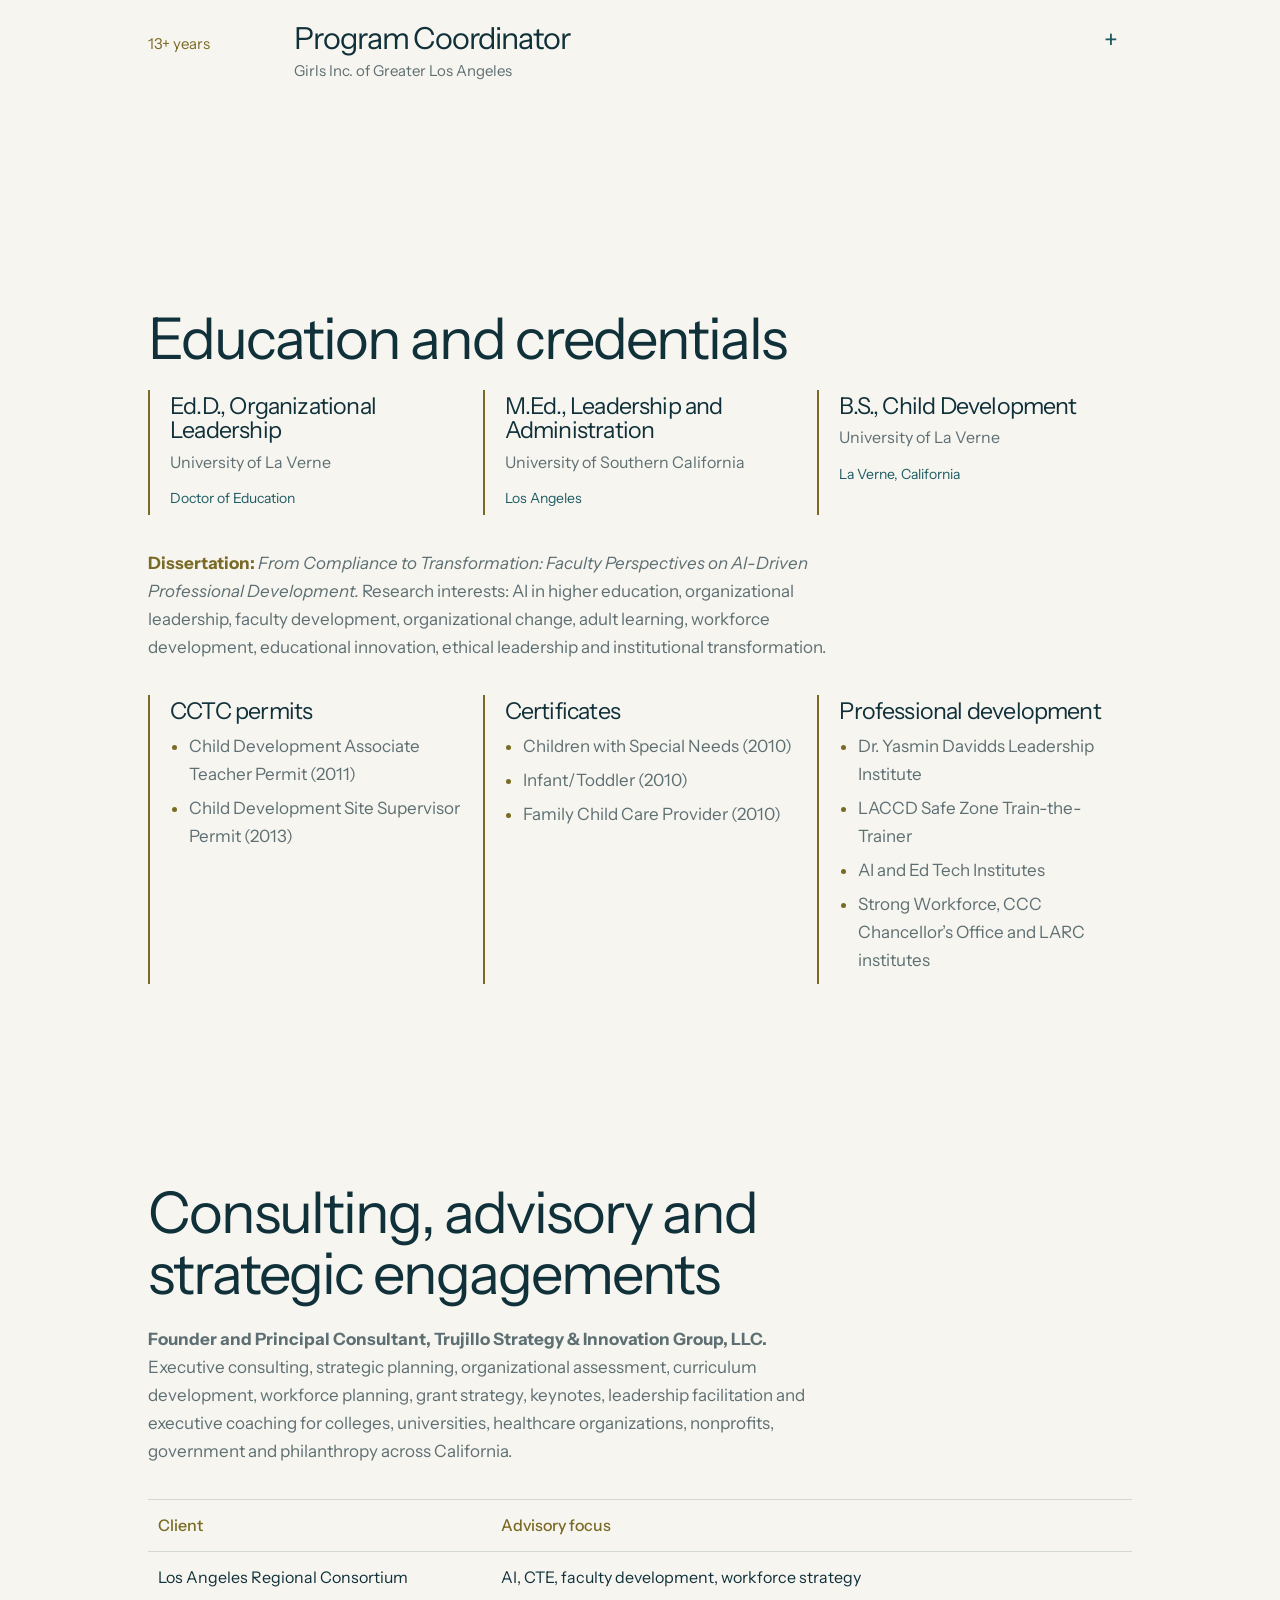
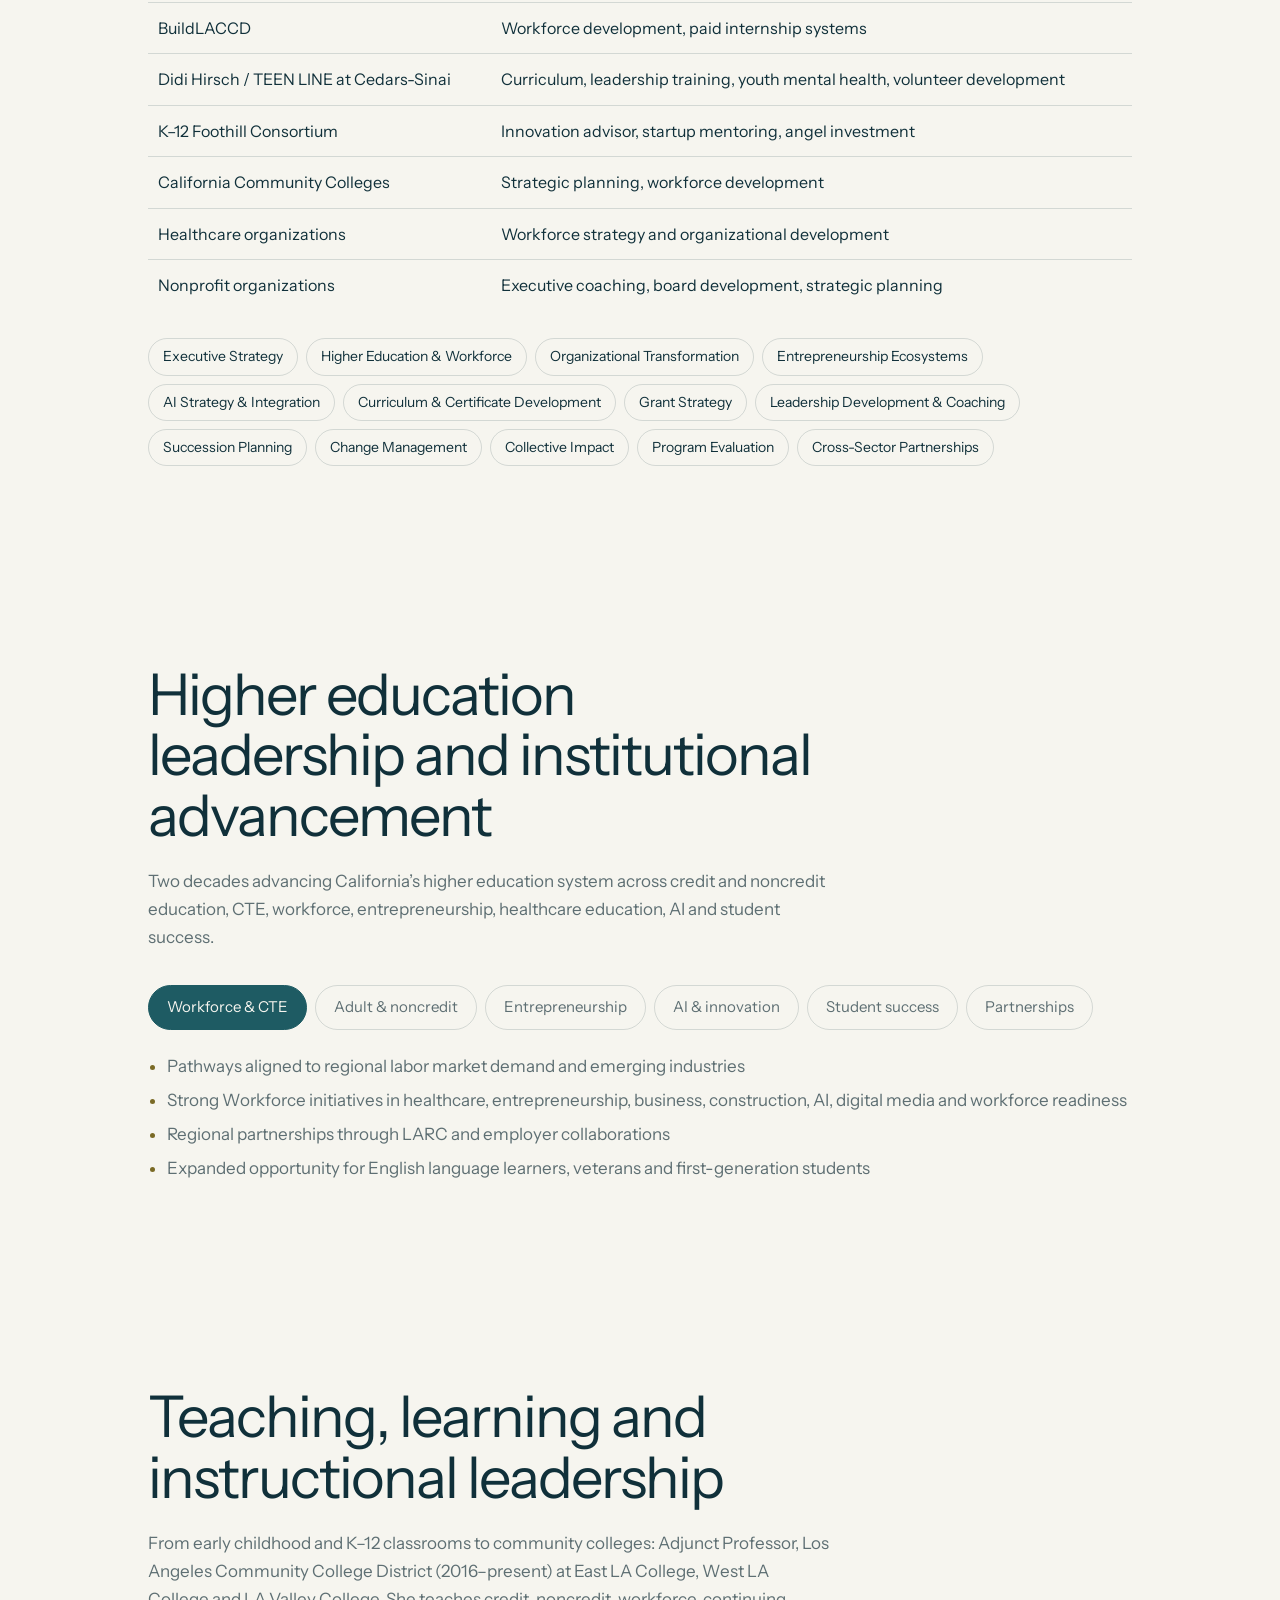
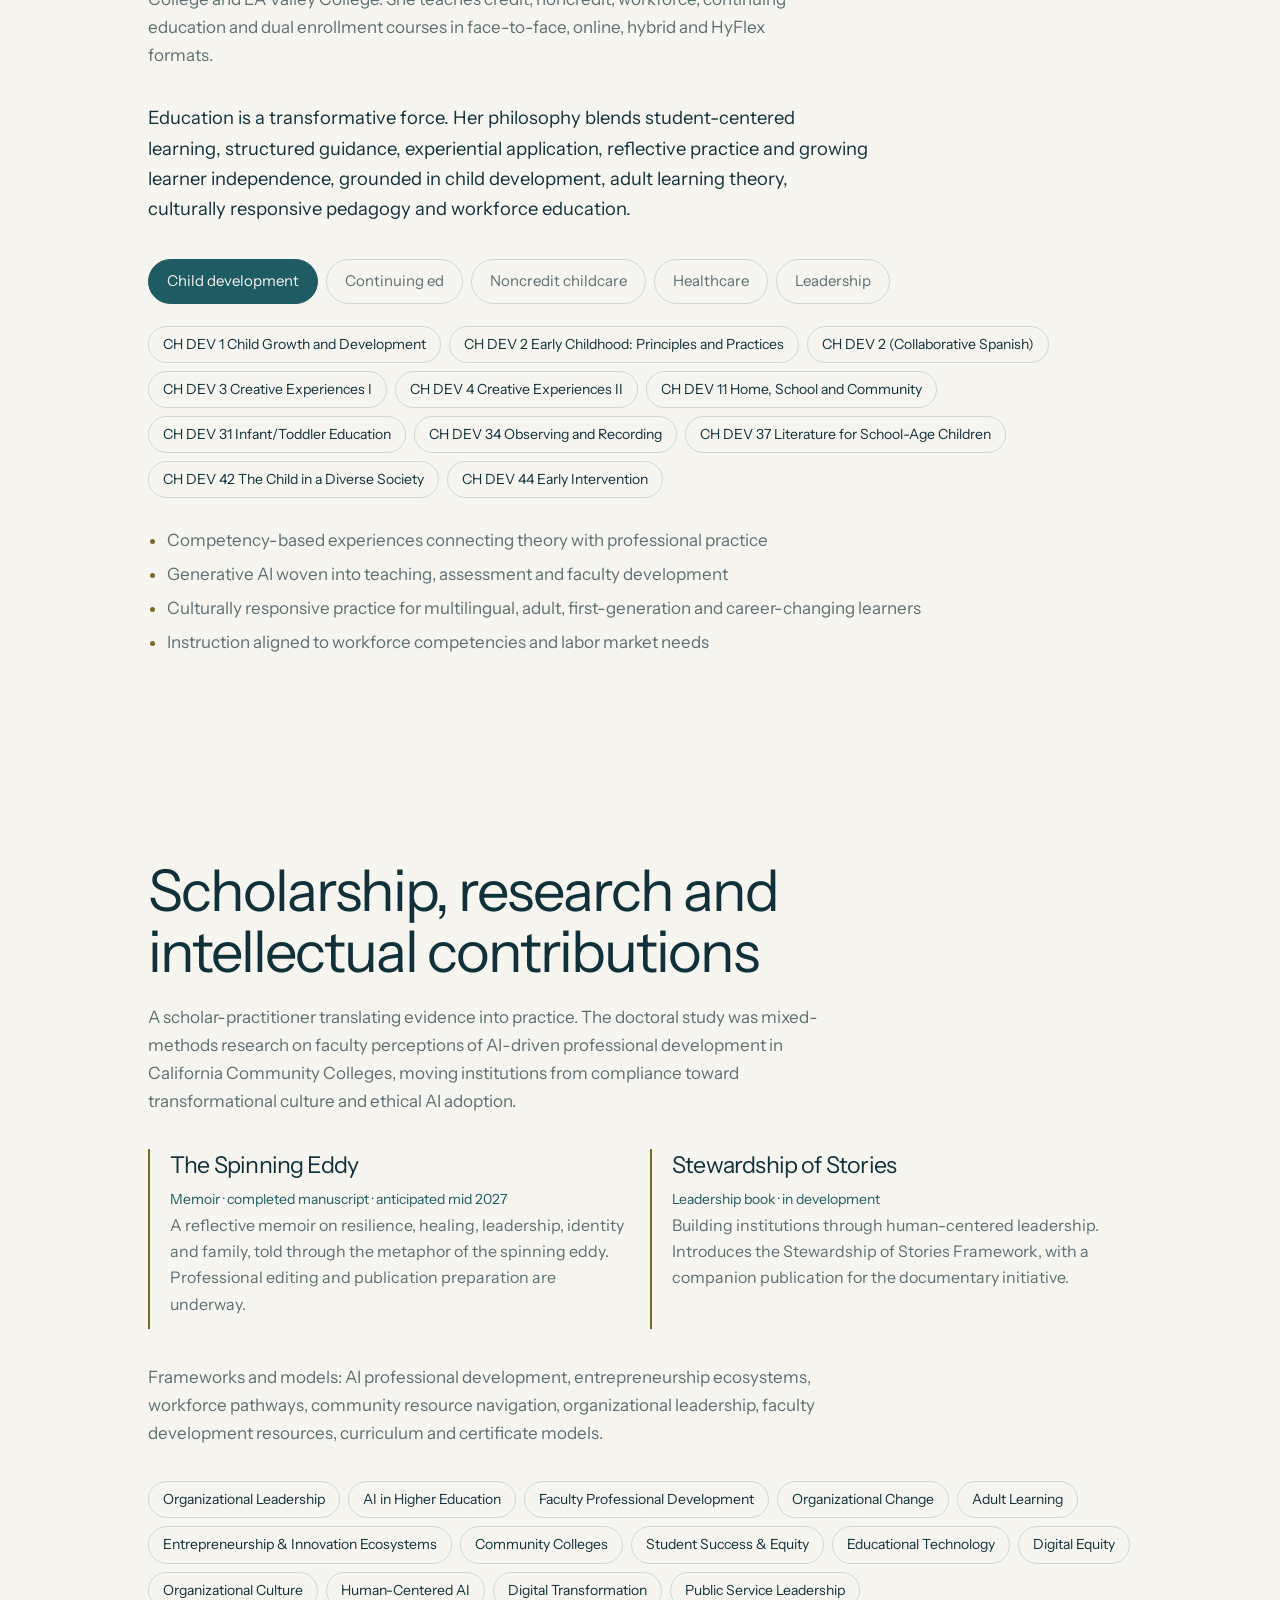
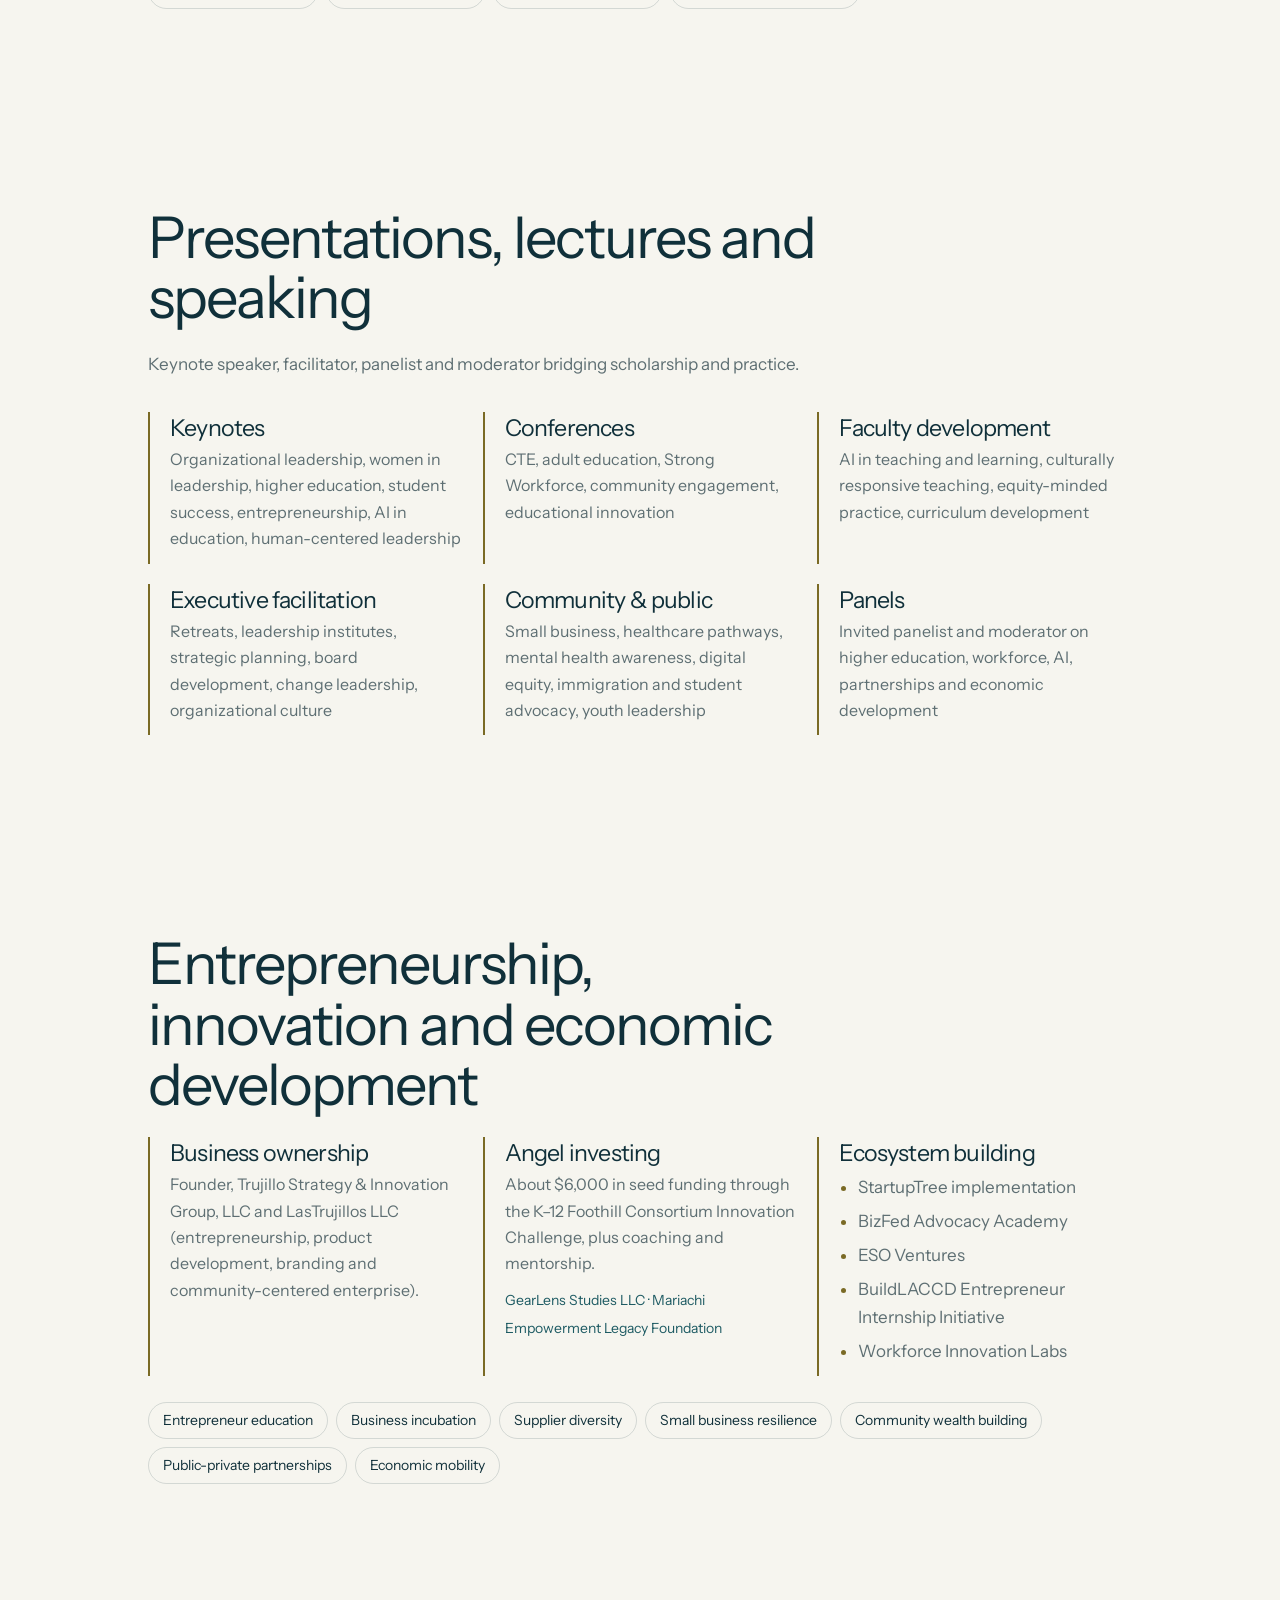
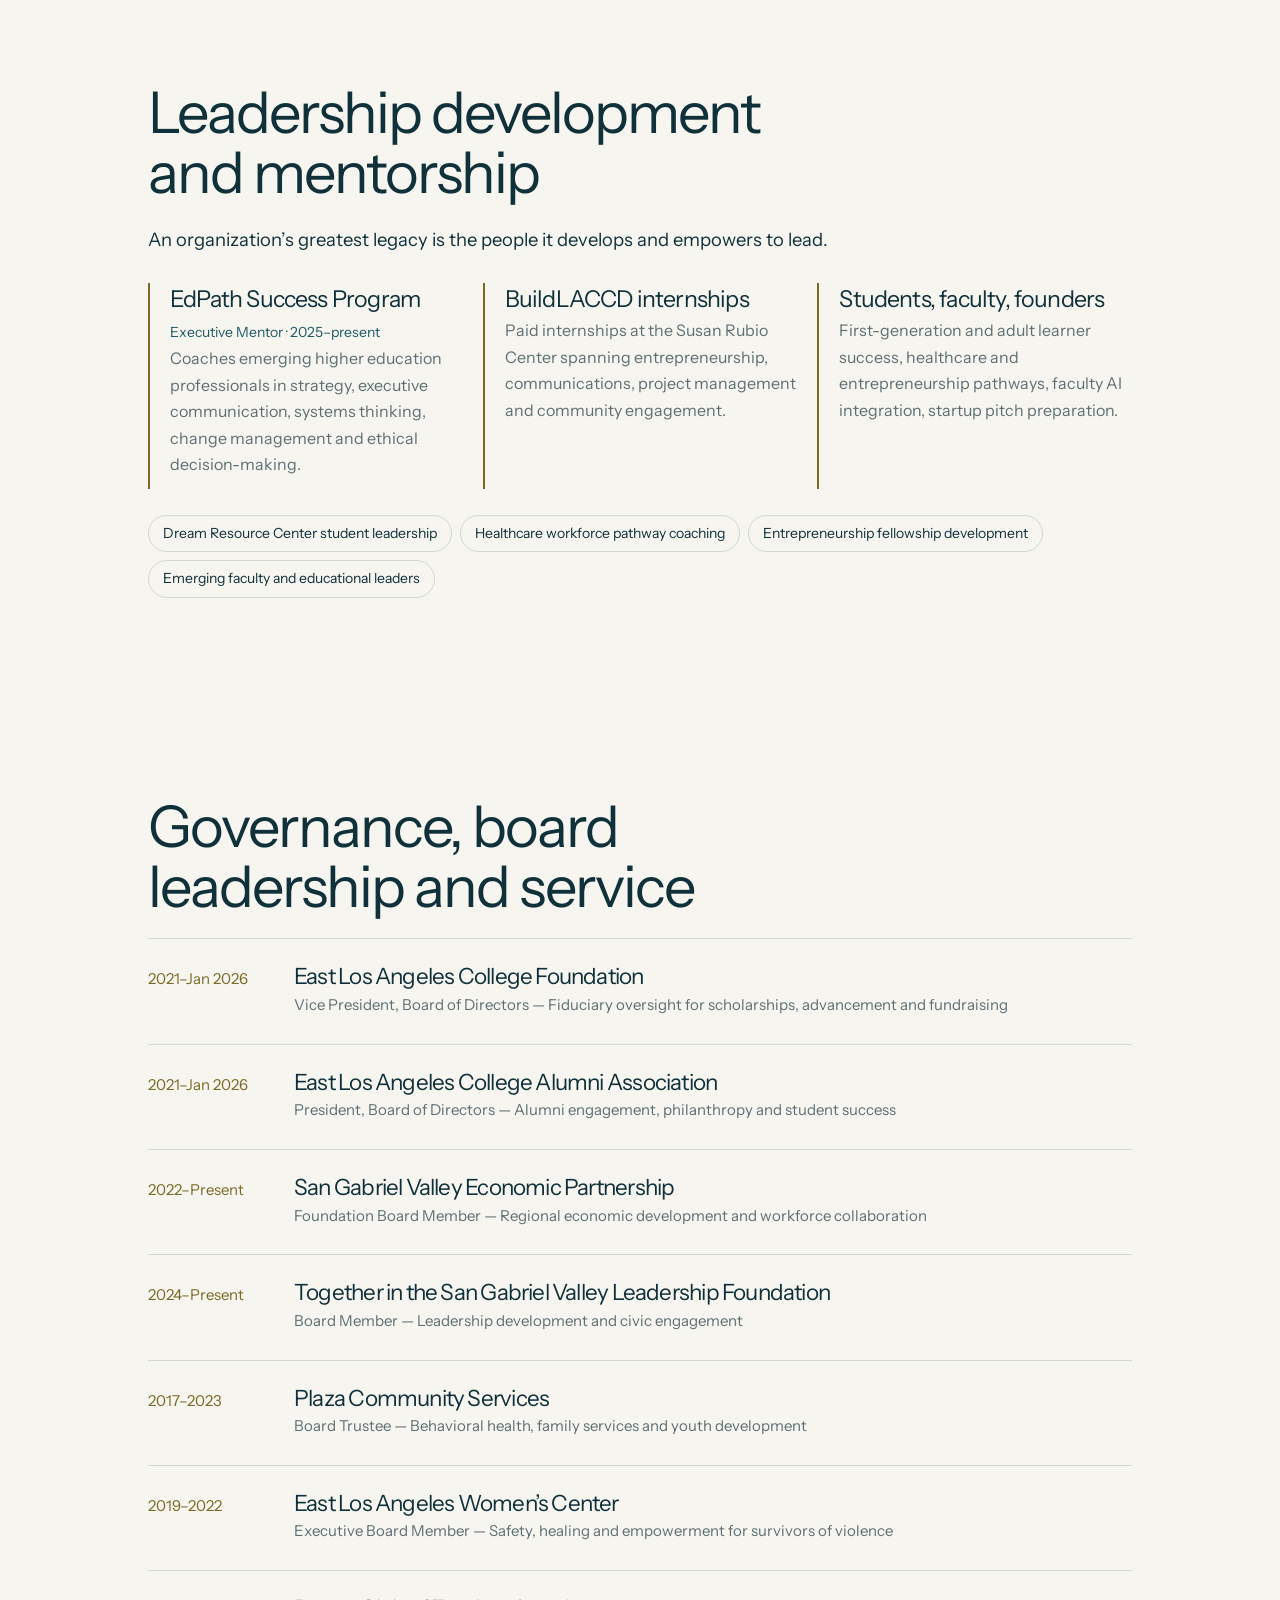
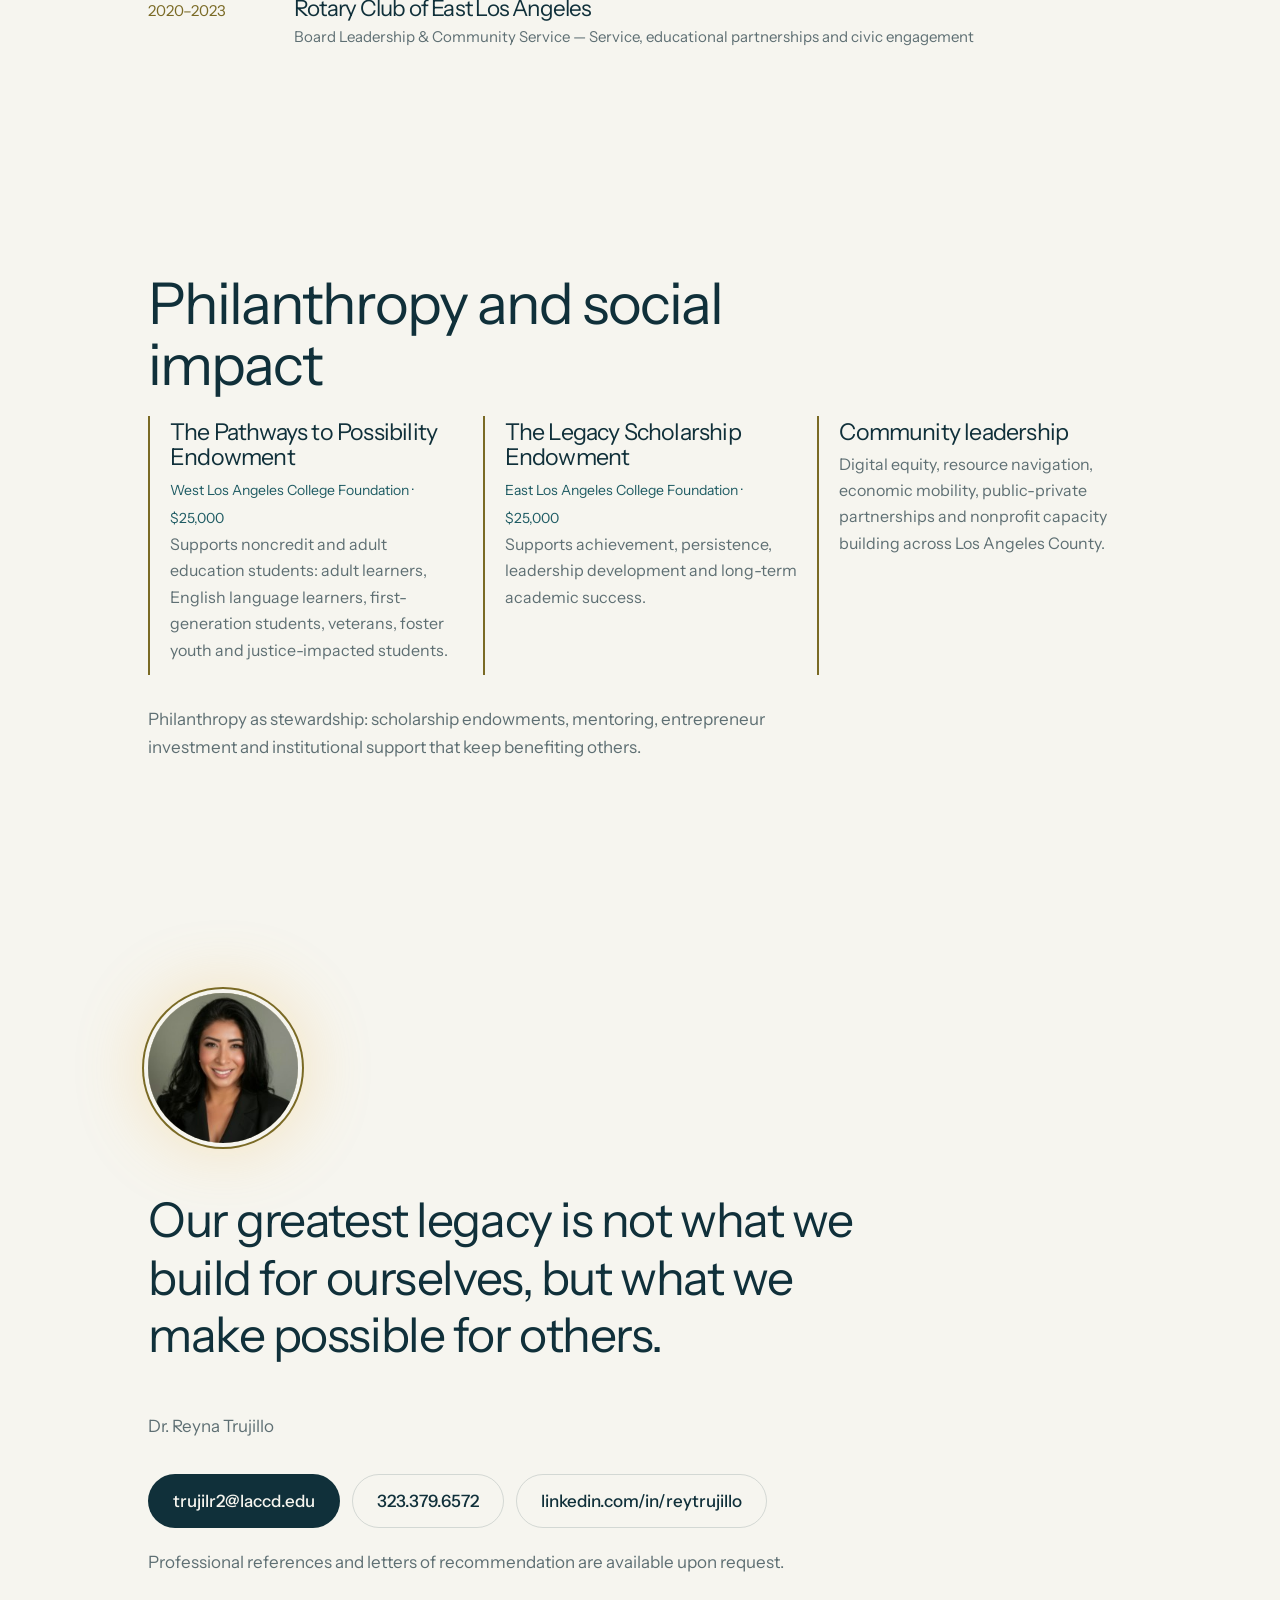
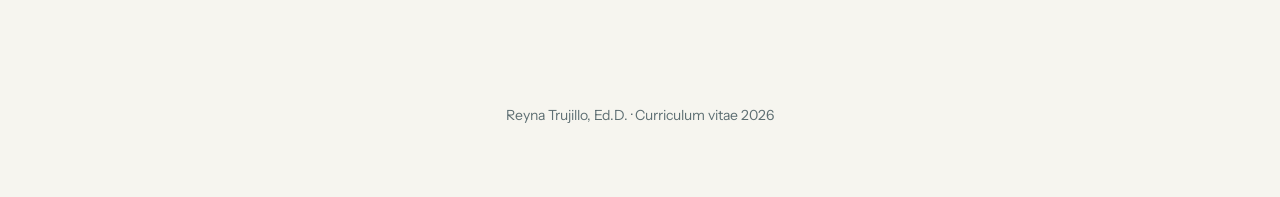
<file: Format 1/Reyna Trujillo, Ed.D. — Executive Leader in Education, Workforce & Entrepreneurship.html>
<!DOCTYPE html>
<html lang="en"><head><meta charset="utf-8">
<meta name="viewport" content="width=device-width, initial-scale=1, viewport-fit=cover">
<title>Reyna Trujillo, Ed.D. — Executive Leader in Education, Workforce & Entrepreneurship</title>
<link rel="stylesheet" href="https://fonts.googleapis.com/css2?family=Instrument+Sans:wght@400;500;600&display=swap">
<style>
:root{--ink:#F6F5EF;--bone:#10303A;--mute:#5E6F73;--gold:#7A6A25;--teal:#1E5B63;--rose:#B9A8F2;--lav:#D3C9F8;--line:rgba(16,48,58,.15);--serif:'Instrument Sans',system-ui,sans-serif;--sans:'Instrument Sans',system-ui,sans-serif;box-sizing:border-box;padding-top:env(safe-area-inset-top,0px);padding-bottom:env(safe-area-inset-bottom,0px)}
*,*::before,*::after{box-sizing:inherit}html{scroll-behavior:smooth;scroll-padding-top:70px}
body{margin:0;background:var(--ink);color:var(--bone);font:400 17px/1.65 var(--sans);overflow-x:hidden}
a{color:inherit}h1,h2,h3{font-family:var(--serif);font-weight:400;line-height:1.05;margin:0;letter-spacing:-.035em}
:focus-visible{outline:2px solid var(--gold);outline-offset:3px}
#sun{position:fixed;left:50%;bottom:-40vmin;width:90vmin;height:90vmin;margin-left:-45vmin;border-radius:50%;background:radial-gradient(circle,rgba(242,181,68,.55),rgba(229,139,160,.25) 45%,transparent 70%);filter:blur(30px);pointer-events:none;z-index:0;transform:translateY(0)}
#spot{position:fixed;inset:0;pointer-events:none;z-index:1;background:radial-gradient(500px circle at var(--x,50%) var(--y,30%),rgba(108,195,207,.09),transparent 60%)}
#bar{position:fixed;top:0;left:0;height:3px;width:0;background:linear-gradient(90deg,var(--teal),var(--gold),var(--rose));z-index:50}
nav{position:fixed;right:18px;top:50%;transform:translateY(-50%);z-index:40;display:flex;flex-direction:column;gap:10px}
nav a{width:11px;height:11px;border-radius:50%;border:1.5px solid var(--mute);position:relative;transition:.25s}
nav a.on{background:var(--gold);border-color:var(--gold);transform:scale(1.35)}
nav a span{position:absolute;right:20px;top:50%;transform:translateY(-50%);white-space:nowrap;font-size:13px;background:var(--ink);padding:3px 10px;border-radius:99px;opacity:0;pointer-events:none;transition:.2s}
nav a:hover span,nav a:focus-visible span{opacity:1}
main{position:relative;z-index:2}
section{max-width:1040px;margin:0 auto;padding:16vh 28px 6vh}
.hero{min-height:100vh;display:flex;flex-direction:column;justify-content:center;padding-top:10vh}
.hero h1{font-size:clamp(3rem,10vw,8rem);letter-spacing:-.03em}
.hero h1 .l{display:inline-block;opacity:0;transform:translateY(60px) rotate(4deg);animation:rise .9s cubic-bezier(.2,.8,.2,1) forwards}
@keyframes rise{to{opacity:1;transform:none}}
.hero .sub{font-family:var(--serif);font-style:italic;font-size:clamp(1.2rem,2.6vw,1.9rem);color:var(--gold);margin:18px 0 28px;max-width:30ch}
.hero p{max-width:60ch;color:var(--mute)}
.stats{display:grid;grid-template-columns:repeat(auto-fit,minmax(150px,1fr));gap:22px;margin-top:48px}
.stat b{display:block;font:300 clamp(2rem,4.5vw,3.2rem)/1 var(--serif);color:var(--bone)}.stat small{color:var(--mute);font-size:14px;line-height:1.3;display:block;margin-top:6px}
.btns{display:flex;flex-wrap:wrap;gap:12px;margin-top:34px}
.btn{display:inline-block;padding:12px 24px;border-radius:99px;border:1px solid var(--line);text-decoration:none;font-weight:500;transition:background .25s,color .25s,border-color .25s;background:none;color:inherit;font-family:inherit;font-size:inherit;cursor:pointer}
.btn:hover{background:var(--gold);color:var(--ink);border-color:var(--gold)}.btn.p{background:var(--bone);color:var(--ink)}
h2{font-size:clamp(2rem,5vw,3.6rem);max-width:18ch;margin-bottom:22px}
.lead{max-width:62ch;color:var(--mute);margin:0 0 34px}
.rv{opacity:0;transform:translateY(26px);transition:opacity .8s,transform .8s}.rv.in{opacity:1;transform:none}
.chips{display:flex;flex-wrap:wrap;gap:8px}
.chip{padding:6px 14px;border:1px solid var(--line);border-radius:99px;font-size:14px;transition:.2s;cursor:default}
.chip:hover{border-color:var(--teal);color:var(--teal);transform:translateY(-2px)}
.grid{display:grid;grid-template-columns:repeat(auto-fit,minmax(290px,1fr));gap:20px}
.card{border-left:2px solid var(--gold);padding:4px 0 4px 20px}
.card h3{font-size:1.45rem;margin-bottom:6px}.card p{margin:0 0 8px;color:var(--mute);font-size:16px}.card em{color:var(--teal);font-style:normal;font-size:14px}
ul{margin:8px 0 0;padding-left:1.1em}li{margin-bottom:6px;color:var(--mute)}li::marker{color:var(--gold)}
.role{border-top:1px solid var(--line)}
.role>button{all:unset;box-sizing:border-box;width:100%;cursor:pointer;display:grid;grid-template-columns:130px 1fr 28px;gap:16px;padding:26px 0;align-items:baseline}
.role>button:focus-visible{outline:2px solid var(--gold)}
.role .yr{color:var(--gold);font-size:15px}.role h3{font-size:clamp(1.3rem,2.6vw,1.9rem)}.role .org{color:var(--mute);font-size:15px;margin-top:4px}
.role .pl{font-size:26px;color:var(--teal);transition:transform .35s}.role.open .pl{transform:rotate(45deg)}
.role .bd{display:grid;grid-template-rows:0fr;transition:grid-template-rows .45s ease}.role.open .bd{grid-template-rows:1fr}
.role .bd>div{overflow:hidden}.role .in2{padding:0 0 28px 146px;max-width:820px}
.money{display:inline-block;background:rgba(138,119,49,.14);color:var(--gold);padding:3px 12px;border-radius:99px;font-size:14px;margin:4px 8px 10px 0}
.tabs{display:flex;flex-wrap:wrap;gap:8px;margin-bottom:22px}
.tab{padding:9px 18px;border-radius:99px;border:1px solid var(--line);background:none;color:var(--mute);font:inherit;font-size:15px;cursor:pointer;transition:.25s}
.tab[aria-selected=true]{background:var(--teal);color:var(--ink);border-color:var(--teal)}
.panel{animation:fade .45s}@keyframes fade{from{opacity:0;transform:translateX(14px)}}
table{border-collapse:collapse;width:100%;font-size:16px}td,th{text-align:left;padding:12px 10px;border-top:1px solid var(--line);vertical-align:top}th{color:var(--gold);font-weight:500}tr:hover td{background:rgba(16,48,58,.05)}
.quote{font-family:var(--serif);font-weight:400;letter-spacing:-.03em;font-size:clamp(1.6rem,4vw,3rem);max-width:24ch;line-height:1.2}
.big{font-family:var(--serif);font-size:1.15rem;color:var(--bone);max-width:60ch}
footer{position:relative;z-index:2;text-align:center;padding:40px 20px 70px;color:var(--mute);font-size:14px}
#toast{position:fixed;left:50%;bottom:30px;transform:translate(-50%,90px);background:var(--gold);color:var(--ink);padding:10px 22px;border-radius:99px;font-weight:600;z-index:60;transition:transform .35s}
#toast.show{transform:translate(-50%,0)}
@media(max-width:700px){nav{display:none}.role>button{grid-template-columns:1fr 28px}.role .yr{grid-column:1/3}.role .in2{padding-left:0}}
@media(prefers-reduced-motion:reduce){*{animation:none!important;transition:none!important}.rv{opacity:1;transform:none}.hero h1 .l{opacity:1;transform:none}html{scroll-behavior:auto}}
.row{display:flex;gap:40px;align-items:center;flex-wrap:wrap}.row .txt{flex:1 1 340px}
.ph{position:relative;width:210px;height:210px;margin:0;border-radius:50%;flex:none;cursor:pointer;box-shadow:0 0 0 4px var(--ink),0 0 0 6px var(--gold),0 0 70px rgba(242,181,68,.35);transition:transform .2s,box-shadow .4s;will-change:transform}
.ph:hover{box-shadow:0 0 0 4px var(--ink),0 0 0 6px var(--teal),0 0 90px rgba(108,195,207,.45)}
.ph img{position:absolute;inset:0;width:100%;height:100%;border-radius:50%;object-fit:cover;transition:opacity .6s}.ph img+img{opacity:0}.ph:hover img+img,.ph.alt img+img{opacity:1}
.ph.sm{width:150px;height:150px;margin-bottom:28px}
#sun,#spot{display:none}
.top{position:fixed;top:0;left:0;right:0;z-index:45;display:flex;align-items:center;justify-content:space-between;gap:16px;padding:calc(12px + env(safe-area-inset-top,0px)) max(20px,calc((100vw - 1040px)/2)) 12px;background:rgba(246,245,239,.82);backdrop-filter:blur(10px)}
.top b{display:flex;align-items:center;gap:10px;font-weight:600;letter-spacing:-.02em}.top b i{width:28px;height:28px;border-radius:8px;background:var(--bone);color:var(--ink);display:grid;place-items:center;font:600 13px var(--sans);font-style:normal}
.top .lk{display:flex;gap:22px;font-size:15px;color:var(--mute)}.top .lk a{text-decoration:none;transition:color .2s}.top .lk a:hover{color:var(--bone)}.top .btn{padding:8px 20px}
.hero{min-height:0;align-items:center;text-align:center;padding-top:150px}
.hero h1{font-size:clamp(2.6rem,7.4vw,5.8rem);max-width:15ch;margin:0 auto}.hero h1 em{font-style:normal;color:var(--gold)}
.hero .sub{font-style:normal;color:var(--mute);font-family:var(--sans);font-size:clamp(1rem,2vw,1.2rem);max-width:56ch;margin:24px auto 0}
.hero .btns{justify-content:center}.btn.l{background:var(--lav);border-color:var(--lav)}
.dev{position:relative;width:100%;max-width:880px;margin:56px auto 0;text-align:left;animation:up 1.1s .3s cubic-bezier(.2,.8,.2,1) both}
@keyframes up{from{opacity:0;transform:translateY(70px)}}
.scr{border:9px solid #10181b;border-radius:24px;background:#fff;display:grid;grid-template-columns:190px 1fr;overflow:hidden;box-shadow:0 40px 90px -30px rgba(16,48,58,.45);font-size:14px;line-height:1.4}
.sd{border-right:1px solid var(--line);padding:16px 12px;background:#FBFAF6}.sd .bn{font-weight:600;margin-bottom:14px}.sd small{display:block;color:var(--mute);font-size:11px;margin:16px 6px 6px}
.sd a{display:flex;justify-content:space-between;gap:6px;padding:7px 8px;border-radius:8px;text-decoration:none;color:var(--bone);transition:background .2s}.sd a:hover,.sd a.cur{background:#fff;box-shadow:0 0 0 1px var(--line)}.sd a span{color:var(--mute)}
.dot{display:inline-block;width:8px;height:8px;border-radius:50%;margin-right:7px}
.mn{padding:16px 20px 8px}.bc{display:flex;justify-content:space-between;color:var(--mute);font-size:12px;padding-bottom:10px;border-bottom:1px solid var(--line)}.live{background:#E6F1EC;color:#2B6B50;padding:2px 10px;border-radius:99px}
.tt{display:flex;justify-content:space-between;align-items:flex-end;gap:14px;margin-top:14px}.tt h3{font-size:1.15rem}.tt small{color:var(--mute);font-size:11px;display:block;margin-top:10px}.tt strong{font:400 clamp(1.7rem,4vw,2.5rem)/1.1 var(--serif);letter-spacing:-.03em}
.tt svg{width:min(260px,38%);height:70px;flex:none}.tt path{fill:none;stroke:var(--gold);stroke-width:2;stroke-dasharray:1;stroke-dashoffset:1;animation:dr 2s .9s forwards}.tt path.ar{fill:rgba(138,119,49,.14);stroke:none;stroke-dasharray:none;animation:none}
@keyframes dr{to{stroke-dashoffset:0}}
.cards{display:grid;grid-template-columns:repeat(3,1fr);gap:10px;margin:14px 0}.cards div{border:1px solid var(--line);border-radius:10px;padding:10px 12px;transition:transform .25s,box-shadow .25s}.cards div:hover{transform:translateY(-3px);box-shadow:0 10px 24px -12px rgba(16,48,58,.35)}.cards b{display:block;font-size:1.15rem;font-weight:500;margin:2px 0}.cards small{color:var(--mute);font-size:11px}
.seg{display:inline-flex;background:#F1EFE7;border-radius:8px;padding:2px}.seg button{border:0;background:none;padding:3px 12px;border-radius:6px;font:inherit;font-size:12px;color:var(--mute);cursor:pointer}.seg button[aria-pressed=true]{background:#fff;color:var(--bone);box-shadow:0 0 0 1px var(--line)}
.act{display:flex;justify-content:space-between;align-items:center;padding:6px 0 4px;font-weight:500}
#acts div{display:grid;grid-template-columns:54px 1fr auto;gap:10px;padding:8px 0;border-top:1px solid var(--line);animation:fade .4s both}#acts i{font-style:normal;color:var(--mute)}#acts em{font-style:normal;color:#2B6B50;white-space:nowrap}
.fl{position:absolute;right:-26px;top:-46px;z-index:3;background:var(--bone);color:var(--ink);border-radius:14px;padding:14px 18px;display:flex;gap:14px;align-items:center;box-shadow:0 24px 50px -16px rgba(16,48,58,.6);animation:up 1s 1s cubic-bezier(.2,.8,.2,1) both}
.fl .ph{width:64px;height:64px;box-shadow:0 0 0 2px var(--gold)}.fl b{display:block;font-weight:600}.fl small{opacity:.75;font-size:13px;line-height:1.3;display:block;max-width:20ch}
.hero .stats{width:100%;max-width:880px;margin-top:64px;text-align:left}
@media(max-width:760px){.scr{grid-template-columns:1fr}.sd{display:none}.top .lk{display:none}.fl{right:6px;top:-60px}.cards{grid-template-columns:1fr}.tt svg{display:none}}
</style></head><body>
<div id="bar"></div><div id="sun"></div><div id="spot"></div><nav id="nav" aria-label="Chapters"></nav>
<main>
<header class="top"><b><i>RT</i>Reyna Trujillo</b><div class="lk"><a href="#journey">Career</a><a href="#learning">Education</a><a href="#impact">Impact</a><a href="#scholarship">Scholarship</a><a href="#giving">Giving</a></div><a class="btn p" href="#contact">Contact</a></header>
<section class="hero" id="top" data-n="Welcome">
<h1><em>Opportunity</em>—built institution by institution</h1>
<p class="sub">Dr. Reyna Trujillo leads colleges, nonprofits and workforce systems across Los Angeles. Over 20 years she has secured and stewarded more than $100M to open doors for students, workers and entrepreneurs.</p>
<div class="btns"><a class="btn l" href="#journey">Explore the journey</a><a class="btn p" href="#contact">Get in touch</a></div>
<div class="dev">
<div class="fl"><figure class="ph" id="ph" tabindex="0" role="button" aria-label="Portrait of Dr. Reyna Trujillo. Press to switch photo"><img src="[data-uri]" alt="Portrait of Dr. Reyna Trujillo"><img src="[data-uri]" alt="Dr. Reyna Trujillo smiling"></figure><div><b>Dr. Reyna Trujillo, Ed.D.</b><small>Executive Director, Susan Rubio Entrepreneurship & Innovation Center</small></div></div>
<div class="scr"><aside class="sd"><div class="bn">Leadership</div><small>Explore</small><a class="cur" href="#top">Overview</a><a href="#journey">Career</a><a href="#learning">Education</a><a href="#impact">Impact</a><small>Stewardship</small><a href="#journey"><em style="font-style:normal"><i class="dot" style="background:#10303A"></i>Rubio Center</em><span>$4.5M+</span></a><a href="#journey"><em style="font-style:normal"><i class="dot" style="background:#8A7731"></i>Workforce</em><span>$6M+</span></a><a href="#journey"><em style="font-style:normal"><i class="dot" style="background:#B9A8F2"></i>Project Access</em><span>$1.5M</span></a></aside>
<div class="mn"><div class="bc"><span>Leadership / <b>Dr. Reyna Trujillo</b></span><span class="live">Active</span></div>
<div class="tt"><div><h3>Overview</h3><small>TOTAL INVESTMENT STEWARDED</small><strong>$100M+</strong><div style="color:#2B6B50;font-size:12px">Across 20+ years in education, healthcare and nonprofits</div></div><svg viewBox="0 0 260 70" aria-hidden="true"><path class="ar" d="M0 62L20 58L40 52L60 54L80 44L100 46L120 34L140 38L160 28L180 30L200 18L220 22L240 10L260 14V70H0Z"/><path pathLength="1" d="M0 62L20 58L40 52L60 54L80 44L100 46L120 34L140 38L160 28L180 30L200 18L220 22L240 10L260 14"/></svg></div>
<div class="cards"><div><i class="dot" style="background:#10303A"></i>Susan Rubio Center<b>$4.5M+</b><small>State appropriations, philanthropy, partnerships</small></div><div><i class="dot" style="background:#8A7731"></i>Strong Workforce<b>$6M+</b><small>SWP · CAEP · Perkins V</small></div><div><i class="dot" style="background:#B9A8F2"></i>Project Access<b>~$1.5M</b><small>Annual operating budget</small></div></div>
<div class="act"><span>Recent activity</span><span class="seg" id="seg"><button aria-pressed="true" data-k="roles">Roles</button><button aria-pressed="false" data-k="boards">Boards</button><button aria-pressed="false" data-k="giving">Giving</button></span></div><div id="acts"></div></div></div></div>
<div class="stats" id="stats"></div>
</section>

<section id="expertise" data-n="Expertise"><h2 class="rv">What she does best</h2>
<p class="lead rv">Hover to explore the executive expertise behind 200+ strategic partnerships.</p>
<div class="chips rv" id="exp"></div></section>

<section id="journey" data-n="Career"><h2 class="rv">Executive and professional leadership</h2>
<p class="lead rv">Fiscal stewardship across state appropriations, federal and state grants, categorical funding, foundation awards, philanthropy, contracts and public-private partnerships. Select a role to open it.</p>
<div id="roles" class="rv"></div></section>

<section id="learning" data-n="Education"><h2 class="rv">Education and credentials</h2>
<div class="grid rv" id="edu"></div>
<p class="lead rv" style="margin-top:34px"><b style="color:var(--gold)">Dissertation:</b> <i>From Compliance to Transformation: Faculty Perspectives on AI-Driven Professional Development.</i> Research interests: AI in higher education, organizational leadership, faculty development, organizational change, adult learning, workforce development, educational innovation, ethical leadership and institutional transformation.</p>
<div class="grid rv" id="cred"></div></section>

<section id="advisory" data-n="Advisory"><h2 class="rv">Consulting, advisory and strategic engagements</h2>
<p class="lead rv"><b>Founder and Principal Consultant, Trujillo Strategy & Innovation Group, LLC.</b> Executive consulting, strategic planning, organizational assessment, curriculum development, workforce planning, grant strategy, keynotes, leadership facilitation and executive coaching for colleges, universities, healthcare organizations, nonprofits, government and philanthropy across California.</p>
<table class="rv"><tr><th>Client</th><th>Advisory focus</th></tr>
<tr><td>Los Angeles Regional Consortium</td><td>AI, CTE, faculty development, workforce strategy</td></tr>
<tr><td>BuildLACCD</td><td>Workforce development, paid internship systems</td></tr>
<tr><td>Didi Hirsch / TEEN LINE at Cedars-Sinai</td><td>Curriculum, leadership training, youth mental health, volunteer development</td></tr>
<tr><td>K–12 Foothill Consortium</td><td>Innovation advisor, startup mentoring, angel investment</td></tr>
<tr><td>California Community Colleges</td><td>Strategic planning, workforce development</td></tr>
<tr><td>Healthcare organizations</td><td>Workforce strategy and organizational development</td></tr>
<tr><td>Nonprofit organizations</td><td>Executive coaching, board development, strategic planning</td></tr></table>
<div class="chips rv" id="prac" style="margin-top:28px"></div></section>

<section id="impact" data-n="Impact"><h2 class="rv">Higher education leadership and institutional advancement</h2>
<p class="lead rv">Two decades advancing California’s higher education system across credit and noncredit education, CTE, workforce, entrepreneurship, healthcare education, AI and student success.</p>
<div class="tabs" id="tabs1" role="tablist"></div><div id="pn1" class="panel"></div></section>

<section id="teaching" data-n="Teaching"><h2 class="rv">Teaching, learning and instructional leadership</h2>
<p class="lead rv">From early childhood and K–12 classrooms to community colleges: Adjunct Professor, Los Angeles Community College District (2016–present) at East LA College, West LA College and LA Valley College. She teaches credit, noncredit, workforce, continuing education and dual enrollment courses in face-to-face, online, hybrid and HyFlex formats.</p>
<p class="big rv">Education is a transformative force. Her philosophy blends student-centered learning, structured guidance, experiential application, reflective practice and growing learner independence, grounded in child development, adult learning theory, culturally responsive pedagogy and workforce education.</p>
<div class="tabs" id="tabs2" role="tablist" style="margin-top:34px"></div><div id="pn2" class="panel"></div>
<ul class="rv" style="margin-top:28px"><li>Competency-based experiences connecting theory with professional practice</li><li>Generative AI woven into teaching, assessment and faculty development</li><li>Culturally responsive practice for multilingual, adult, first-generation and career-changing learners</li><li>Instruction aligned to workforce competencies and labor market needs</li></ul></section>

<section id="scholarship" data-n="Scholarship"><h2 class="rv">Scholarship, research and intellectual contributions</h2>
<p class="lead rv">A scholar-practitioner translating evidence into practice. The doctoral study was mixed-methods research on faculty perceptions of AI-driven professional development in California Community Colleges, moving institutions from compliance toward transformational culture and ethical AI adoption.</p>
<div class="grid rv">
<div class="card"><h3>The Spinning Eddy</h3><em>Memoir · completed manuscript · anticipated mid 2027</em><p>A reflective memoir on resilience, healing, leadership, identity and family, told through the metaphor of the spinning eddy. Professional editing and publication preparation are underway.</p></div>
<div class="card"><h3>Stewardship of Stories</h3><em>Leadership book · in development</em><p>Building institutions through human-centered leadership. Introduces the Stewardship of Stories Framework, with a companion publication for the documentary initiative.</p></div></div>
<p class="lead rv" style="margin-top:34px">Frameworks and models: AI professional development, entrepreneurship ecosystems, workforce pathways, community resource navigation, organizational leadership, faculty development resources, curriculum and certificate models.</p>
<div class="chips rv" id="res"></div></section>

<section id="speaking" data-n="Speaking"><h2 class="rv">Presentations, lectures and speaking</h2>
<p class="lead rv">Keynote speaker, facilitator, panelist and moderator bridging scholarship and practice.</p>
<div class="grid rv" id="spk"></div></section>

<section id="venture" data-n="Ventures"><h2 class="rv">Entrepreneurship, innovation and economic development</h2>
<div class="grid rv">
<div class="card"><h3>Business ownership</h3><p>Founder, Trujillo Strategy & Innovation Group, LLC and LasTrujillos LLC (entrepreneurship, product development, branding and community-centered enterprise).</p></div>
<div class="card"><h3>Angel investing</h3><p>About $6,000 in seed funding through the K–12 Foothill Consortium Innovation Challenge, plus coaching and mentorship.</p><em>GearLens Studies LLC · Mariachi Empowerment Legacy Foundation</em></div>
<div class="card"><h3>Ecosystem building</h3><ul><li>StartupTree implementation</li><li>BizFed Advocacy Academy</li><li>ESO Ventures</li><li>BuildLACCD Entrepreneur Internship Initiative</li><li>Workforce Innovation Labs</li></ul></div></div>
<div class="chips rv" id="eco" style="margin-top:26px"></div></section>

<section id="mentor" data-n="Mentorship"><h2 class="rv">Leadership development and mentorship</h2>
<p class="big rv">An organization’s greatest legacy is the people it develops and empowers to lead.</p>
<div class="grid rv" style="margin-top:28px">
<div class="card"><h3>EdPath Success Program</h3><em>Executive Mentor · 2025–present</em><p>Coaches emerging higher education professionals in strategy, executive communication, systems thinking, change management and ethical decision-making.</p></div>
<div class="card"><h3>BuildLACCD internships</h3><p>Paid internships at the Susan Rubio Center spanning entrepreneurship, communications, project management and community engagement.</p></div>
<div class="card"><h3>Students, faculty, founders</h3><p>First-generation and adult learner success, healthcare and entrepreneurship pathways, faculty AI integration, startup pitch preparation.</p></div></div>
<div class="chips rv" id="pipe" style="margin-top:26px"></div></section>

<section id="service" data-n="Governance"><h2 class="rv">Governance, board leadership and service</h2>
<div id="gov" class="rv"></div></section>

<section id="giving" data-n="Giving"><h2 class="rv">Philanthropy and social impact</h2>
<div class="grid rv">
<div class="card"><h3>The Pathways to Possibility Endowment</h3><em>West Los Angeles College Foundation · $25,000</em><p>Supports noncredit and adult education students: adult learners, English language learners, first-generation students, veterans, foster youth and justice-impacted students.</p></div>
<div class="card"><h3>The Legacy Scholarship Endowment</h3><em>East Los Angeles College Foundation · $25,000</em><p>Supports achievement, persistence, leadership development and long-term academic success.</p></div>
<div class="card"><h3>Community leadership</h3><p>Digital equity, resource navigation, economic mobility, public-private partnerships and nonprofit capacity building across Los Angeles County.</p></div></div>
<p class="lead rv" style="margin-top:30px">Philanthropy as stewardship: scholarship endowments, mentoring, entrepreneur investment and institutional support that keep benefiting others.</p></section>

<section id="contact" data-n="Contact"><figure class="ph sm rv" id="ph2"><img alt="Dr. Reyna Trujillo smiling"></figure><p class="quote rv">Our greatest legacy is not what we build for ourselves, but what we make possible for others.</p>
<p class="lead rv" style="margin-top:20px">Dr. Reyna Trujillo</p>
<div class="btns rv"><a class="btn p" href="mailto:trujilr2@laccd.edu">trujilr2@laccd.edu</a><a class="btn" href="tel:+13233796572">323.379.6572</a><a class="btn" href="https://linkedin.com/in/reytrujillo" target="_blank" rel="noopener">linkedin.com/in/reytrujillo</a></div>
<p class="lead rv" style="margin-top:20px">Professional references and letters of recommendation are available upon request.</p></section>
</main>
<footer>Reyna Trujillo, Ed.D. · Curriculum vitae 2026</footer>
<div id="toast" role="status">Email copied</div>
<script>
const $=s=>document.querySelector(s),ce=(t,c,h)=>{const e=document.createElement(t);if(c)e.className=c;if(h)e.innerHTML=h;return e};
// hero name


// stats
[['20+','Years executive leadership'],['$100M+','Grant and investment stewardship'],['$15M+','Operating budgets'],['4','Organizations founded'],['50+','Workforce and academic programs'],['200+','Strategic partnerships']].forEach(([v,l])=>{const d=ce('div','stat',`<b data-v="${v}">0</b><small>${l}</small>`);$('#stats').append(d)});
function count(el){const v=el.dataset.v,n=parseFloat(v.replace(/[^0-9.]/g,'')),pre=v.startsWith('$')?'$':'',suf=v.replace(/[0-9.$]/g,'');let t0;const f=t=>{t0??=t;const p=Math.min((t-t0)/1400,1),e=1-Math.pow(1-p,3);el.textContent=pre+Math.round(n*e)+suf;if(p<1)requestAnimationFrame(f)};requestAnimationFrame(f)}
const fill=(id,arr)=>arr.forEach(x=>$(id).append(ce('span','chip',x)));
fill('#exp',['Executive Leadership','Higher Education Administration','Organizational Strategy','Workforce & Economic Development','Entrepreneurship & Innovation','Strategic Partnerships','Public Policy','Government & Community Relations','Fiscal Stewardship','Grant Administration','Resource Development','Board Governance','Organizational Risk Management','Enterprise Growth & Sustainability','AI & Digital Innovation','Research','Teaching & Learning','Executive Consulting','Philanthropy']);
fill('#prac',['Executive Strategy','Higher Education & Workforce','Organizational Transformation','Entrepreneurship Ecosystems','AI Strategy & Integration','Curriculum & Certificate Development','Grant Strategy','Leadership Development & Coaching','Succession Planning','Change Management','Collective Impact','Program Evaluation','Cross-Sector Partnerships']);
fill('#res',['Organizational Leadership','AI in Higher Education','Faculty Professional Development','Organizational Change','Adult Learning','Entrepreneurship & Innovation Ecosystems','Community Colleges','Student Success & Equity','Educational Technology','Digital Equity','Organizational Culture','Human-Centered AI','Digital Transformation','Public Service Leadership']);
fill('#eco',['Entrepreneur education','Business incubation','Supplier diversity','Small business resilience','Community wealth building','Public-private partnerships','Economic mobility']);
fill('#pipe',['Dream Resource Center student leadership','Healthcare workforce pathway coaching','Entrepreneurship fellowship development','Emerging faculty and educational leaders']);
// roles
const roles=[
['2026–Present','Executive Director','Susan Rubio Entrepreneurship & Innovation Center · East Los Angeles College, LACCD',['$4.5M+ overseen'],'Regional hub for entrepreneurship, workforce development, innovation and economic mobility serving students, alumni, small businesses and community entrepreneurs.',['Oversees about $2.5M in state appropriations to establish and run the Center','Secured an additional $2M in sustainability funding','Directs budgets, contracts, staffing, partnerships, evaluation and performance across multiple funding streams','Aligns resources with workforce strategy and long-term sustainability']],
['2023–Present','President & Chief Executive Officer','Communities of San Gabriel Valley Project Access · 501(c)(3)',['~$1.5M annual budget'],'Founded and leads a regional nonprofit advancing digital equity, community well-being and equitable access to public resources.',['Conceived Community Linked Sources®, an AI-powered navigation platform connecting residents with verified health, education, workforce, housing and community resources across LA County','Built partnerships with public agencies, schools, healthcare providers and philanthropy','Leads fundraising, governance, strategic planning and technology innovation']],
['2025–Present','Strong Workforce Program Coordinator','West Los Angeles College · LACCD',['$6M+ stewarded'],'Leads CTE, workforce, adult education and regional economic mobility initiatives funded by SWP, CAEP and Perkins V.',['Built healthcare career pathways for adult learners and English language learners','Led state approval of noncredit certificates in healthcare, AI, construction, business and workforce readiness','Strengthened regional collaboration with LARC, employers, workforce boards and the Chancellor’s Office','Serves economically disadvantaged students, foster youth, veterans, single parents and justice-impacted students']],
['2020–2022','Senior Director, Workforce Development','AltaMed Health Services · one of the nation’s largest FQHCs',['~$6M annual budget','$100M+ in initiatives'],'Executive leadership for workforce strategy, talent development and healthcare career pathways across a multi-site system.',['Led multidisciplinary teams in workforce planning and employee development','Expanded partnerships with colleges, universities and workforce boards','Improved retention, leadership development and clinical talent pipelines','Ensured federal, state and private funding compliance']],
['2012–2019','Dream Resource Center Coordinator','East Los Angeles College · LACCD',['State Replacement Funds'],'Lead coordinator for one of the first Dream Resource Centers in LACCD, supporting undocumented students, DACA recipients and mixed-status families.',['Co-led the LACCD Resolution on Equitable Access','Co-developed the districtwide Safe Zone Train-the-Trainer','Partnered with legal service providers, nonprofits and philanthropy','Managed scholarships, donor partnerships, outreach and legal service coordination']],
['Teaching','Elementary School Teacher','Sierra Park Elementary · Los Angeles Unified School District',[],'Standards-based K–5 science through a specialized laboratory model.',['Taught every K–5 classroom through a rotating science lab','Made the school a model partner of the Los Angeles Zoo','Built a living science lab for animal care and ecology','Launched an after-school science program with NASA’s Jet Propulsion Laboratory, an early LAUSD collaboration of its kind']],
['13+ years','Program Coordinator','Girls Inc. of Greater Los Angeles',[],'Youth development for girls ages 6–18 in leadership, STEM and college readiness; National Trainer.',['Organizational liaison for the first MOU with LAUSD','Scaled the partnership from 1 pilot school to 3 to more than 40 elementary schools','Trained educators nationally in Operation SMART and leadership curricula','Established STEM partnerships including JPL']]];
roles.forEach(([y,t,o,m,s,b],i)=>{const r=ce('div','role');r.innerHTML=`<button aria-expanded="false"><span class="yr">${y}</span><span><h3>${t}</h3><div class="org">${o}</div></span><span class="pl">+</span></button><div class="bd"><div><div class="in2">${m.map(x=>`<span class="money">${x}</span>`).join('')}<p style="color:var(--bone)">${s}</p><ul>${b.map(x=>`<li>${x}</li>`).join('')}</ul></div></div></div>`;
r.querySelector('button').onclick=e=>{const o=r.classList.toggle('open');e.currentTarget.setAttribute('aria-expanded',o)};$('#roles').append(r)});
// education
[['Ed.D., Organizational Leadership','University of La Verne','Doctor of Education'],['M.Ed., Leadership and Administration','University of Southern California','Los Angeles'],['B.S., Child Development','University of La Verne','La Verne, California']].forEach(([a,b,c])=>$('#edu').append(ce('div','card',`<h3>${a}</h3><p>${b}</p><em>${c}</em>`)));
$('#cred').append(ce('div','card','<h3>CCTC permits</h3><ul><li>Child Development Associate Teacher Permit (2011)</li><li>Child Development Site Supervisor Permit (2013)</li></ul>'),ce('div','card','<h3>Certificates</h3><ul><li>Children with Special Needs (2010)</li><li>Infant/Toddler (2010)</li><li>Family Child Care Provider (2010)</li></ul>'),ce('div','card','<h3>Professional development</h3><ul><li>Dr. Yasmin Davidds Leadership Institute</li><li>LACCD Safe Zone Train-the-Trainer</li><li>AI and Ed Tech Institutes</li><li>Strong Workforce, CCC Chancellor’s Office and LARC institutes</li></ul>'));
// tabs
function tabs(tid,pid,data){const T=$(tid),P=$(pid);const show=i=>{[...T.children].forEach((b,j)=>b.setAttribute('aria-selected',i===j));const [,body]=data[i];P.replaceWith(P);P.innerHTML=body;P.style.animation='none';P.offsetHeight;P.style.animation=''};data.forEach(([n],i)=>{const b=ce('button','tab',n);b.role='tab';b.onclick=()=>show(i);T.append(b)});show(0)}
const ul=a=>`<ul>${a.map(x=>`<li>${x}</li>`).join('')}</ul>`,ch=a=>`<div class="chips">${a.map(x=>`<span class="chip">${x}</span>`).join('')}</div>`;
tabs('#tabs1','#pn1',[
['Workforce & CTE',ul(['Pathways aligned to regional labor market demand and emerging industries','Strong Workforce initiatives in healthcare, entrepreneurship, business, construction, AI, digital media and workforce readiness','Regional partnerships through LARC and employer collaborations','Expanded opportunity for English language learners, veterans and first-generation students'])],
['Adult & noncredit',ul(['Expanded noncredit CTE programs and stackable credential pathways','Integrated digital literacy, employability skills and student support','Healthcare pathways: CNA, HHA, CHW, PCA, Care Coordinator, EMT and Career Discovery','Noncredit mirror pathway models; tutoring, mentoring, licensure prep and employer engagement'])],
['Entrepreneurship',ul(['Ecosystems connecting education, workforce, business, government and nonprofits','Incubation, mentorship, supplier diversity and startup support','Education for students, alumni and community entrepreneurs','Regional partnerships supporting small business growth'])],
['AI & innovation',ul(['Developed entrepreneurial and AI-ready ecosystems linking higher education, business, government and philanthropy','Integrated generative AI into teaching, assessment and faculty professional development','Built partnerships that strengthen economic mobility'])],
['Student success',ul(['Support for undocumented students, English language learners, foster youth, justice-impacted students, veterans, adult learners and first-generation students','Connected education, workforce preparation and career advancement','Cross-divisional collaboration to improve outcomes'])],
['Partnerships',ul(['Cross-sector partnerships among colleges, employers, workforce boards, healthcare, government, philanthropy and nonprofits','Collective impact initiatives connecting higher education with community and industry priorities'])]]);
tabs('#tabs2','#pn2',[
['Child development',ch(['CH DEV 1 Child Growth and Development','CH DEV 2 Early Childhood: Principles and Practices','CH DEV 2 (Collaborative Spanish)','CH DEV 3 Creative Experiences I','CH DEV 4 Creative Experiences II','CH DEV 11 Home, School and Community','CH DEV 31 Infant/Toddler Education','CH DEV 34 Observing and Recording','CH DEV 37 Literature for School-Age Children','CH DEV 42 The Child in a Diverse Society','CH DEV 44 Early Intervention'])],
['Continuing ed',ch(['VOC ED 347 Ethics in Sport','VOC ED 356CE Weight Management and Energy Balance','VOC ED 357CE Nutrition for Exercise'])],
['Noncredit childcare',ch(['VOC ED 501CE Child Development Care','VOC ED 502CE Environment','VOC ED 503CE Play','VOC ED 510CE Nanny: Growth and Development','VOC ED 511CE Nanny: Health and Nutrition','VOC ED 512CE Nanny: Guiding Behavior'])],
['Healthcare',ch(['VOC ED 473CE Home Health Aide','VOC ED 474CE Community & Customer Services','VOC ED 475CE Basic Life Support','VOC ED 476CE Medical Terminology','VOC ED 954CE Nurse Assistant Program'])],
['Leadership',ch(['BSICSKL 072CE The Creative Edge: Outstanding Leadership','BSICSKL 079CE Creativity, Innovation and Leadership'])]]);
// speaking
[['Keynotes','Organizational leadership, women in leadership, higher education, student success, entrepreneurship, AI in education, human-centered leadership'],['Conferences','CTE, adult education, Strong Workforce, community engagement, educational innovation'],['Faculty development','AI in teaching and learning, culturally responsive teaching, equity-minded practice, curriculum development'],['Executive facilitation','Retreats, leadership institutes, strategic planning, board development, change leadership, organizational culture'],['Community & public','Small business, healthcare pathways, mental health awareness, digital equity, immigration and student advocacy, youth leadership'],['Panels','Invited panelist and moderator on higher education, workforce, AI, partnerships and economic development']].forEach(([a,b])=>$('#spk').append(ce('div','card',`<h3>${a}</h3><p>${b}</p>`)));
// governance
[['2021–Jan 2026','Vice President, Board of Directors','East Los Angeles College Foundation','Fiduciary oversight for scholarships, advancement and fundraising'],['2021–Jan 2026','President, Board of Directors','East Los Angeles College Alumni Association','Alumni engagement, philanthropy and student success'],['2022–Present','Foundation Board Member','San Gabriel Valley Economic Partnership','Regional economic development and workforce collaboration'],['2024–Present','Board Member','Together in the San Gabriel Valley Leadership Foundation','Leadership development and civic engagement'],['2017–2023','Board Trustee','Plaza Community Services','Behavioral health, family services and youth development'],['2019–2022','Executive Board Member','East Los Angeles Women’s Center','Safety, healing and empowerment for survivors of violence'],['2020–2023','Board Leadership & Community Service','Rotary Club of East Los Angeles','Service, educational partnerships and civic engagement']].forEach(([y,t,o,d])=>{const r=ce('div','role');r.innerHTML=`<button style="cursor:default;grid-template-columns:130px 1fr"><span class="yr">${y}</span><span><h3 style="font-size:1.4rem">${o}</h3><div class="org">${t} — ${d}</div></span></button>`;$('#gov').append(r)});
// nav, progress, scroll
const secs=[...document.querySelectorAll('section')],nav=$('#nav');
secs.forEach(s=>{const a=ce('a','',`<span>${s.dataset.n}</span>`);a.href='#'+s.id;a.setAttribute('aria-label',s.dataset.n);nav.append(a)});
const io=new IntersectionObserver(es=>es.forEach(e=>{if(e.isIntersecting){e.target.classList.add('in');if(e.target.id==='stats'){[...e.target.querySelectorAll('b')].forEach(count)}io.unobserve(e.target)}}),{threshold:.15});
document.querySelectorAll('.rv,#stats').forEach(e=>io.observe(e));
const io2=new IntersectionObserver(es=>es.forEach(e=>{if(e.isIntersecting)[...nav.children].forEach((a,i)=>a.classList.toggle('on',secs[i]===e.target))}),{rootMargin:'-45% 0px -50% 0px'});secs.forEach(s=>io2.observe(s));
const stops=['#0E1226','#261B45','#103846','#3A2A22'].map(h=>[1,3,5].map(i=>parseInt(h.slice(i,i+2),16)));
function paint(){$('#bar').style.width=(scrollY/Math.max(1,document.documentElement.scrollHeight-innerHeight))*100+'%';return;const m=document.documentElement.scrollHeight-innerHeight,p=m>0?scrollY/m:0;$('#bar').style.width=p*100+'%';const k=p*3,i=Math.min(Math.floor(k),2),f=k-i;document.body.style.background=`rgb(${stops[i].map((v,j)=>Math.round(v+(stops[i+1][j]-v)*f)).join(',')})`;$('#sun').style.transform=`translateY(${-p*62}vmin)`}
addEventListener('scroll',paint,{passive:true});paint();
addEventListener('pointermove',e=>{const s=$('#spot').style;s.setProperty('--x',e.clientX+'px');s.setProperty('--y',e.clientY+'px')});
document.querySelectorAll('.btn').forEach(b=>{b.addEventListener('pointermove',e=>{const r=b.getBoundingClientRect();b.style.transform=`translate(${(e.clientX-r.left-r.width/2)*.15}px,${(e.clientY-r.top-r.height/2)*.25}px)`});b.addEventListener('pointerleave',()=>b.style.transform='')});
document.querySelectorAll('[data-copy]').forEach(b=>b.onclick=async()=>{try{await navigator.clipboard.writeText(b.dataset.copy)}catch(e){}const t=$('#toast');t.classList.add('show');setTimeout(()=>t.classList.remove('show'),1800)});
const ph=$('#ph');$('#ph2 img').src=ph.querySelectorAll('img')[1].src;
ph.addEventListener('pointermove',e=>{const r=ph.getBoundingClientRect(),x=(e.clientX-r.left)/r.width-.5,y=(e.clientY-r.top)/r.height-.5;ph.style.transform=`perspective(600px) rotateY(${x*18}deg) rotateX(${-y*18}deg) scale(1.04)`});
ph.addEventListener('pointerleave',()=>ph.style.transform='');
ph.addEventListener('click',()=>ph.classList.toggle('alt'));
ph.addEventListener('keydown',e=>{if(e.key==='Enter'||e.key===' '){e.preventDefault();ph.classList.toggle('alt')}});
const AC={roles:[['2026','Executive Director, Susan Rubio Center','+$4.5M'],['2025','Strong Workforce Coordinator, West LA College','+$6M'],['2023','Founded Project Access as President & CEO','+$1.5M'],['2020','Senior Director, Workforce, AltaMed','$6M budget'],['2012','Dream Resource Center Coordinator, ELAC','Launched']],boards:[['2024','Together in the San Gabriel Valley Leadership Foundation','Board'],['2022','San Gabriel Valley Economic Partnership Foundation','Board'],['2021','President, ELAC Alumni Association','to Jan 2026'],['2021','Vice President, ELAC Foundation','to Jan 2026'],['2019','East Los Angeles Women’s Center','Exec. board']],giving:[['Gift','Pathways to Possibility Endowment, West LA College Foundation','$25,000'],['Gift','Legacy Scholarship Endowment, ELAC Foundation','$25,000'],['Seed','Angel investments, Foothill Innovation Challenge','~$6,000']]};
function acts(k){$('#acts').innerHTML=AC[k].map(([a,b,c],i)=>`<div style="animation-delay:${i*60}ms"><i>${a}</i><span>${b}</span><em>${c}</em></div>`).join('');document.querySelectorAll('#seg button').forEach(x=>x.setAttribute('aria-pressed',x.dataset.k===k))}
document.querySelectorAll('#seg button').forEach(x=>x.onclick=()=>acts(x.dataset.k));acts('roles');
</script></body></html>
</file>
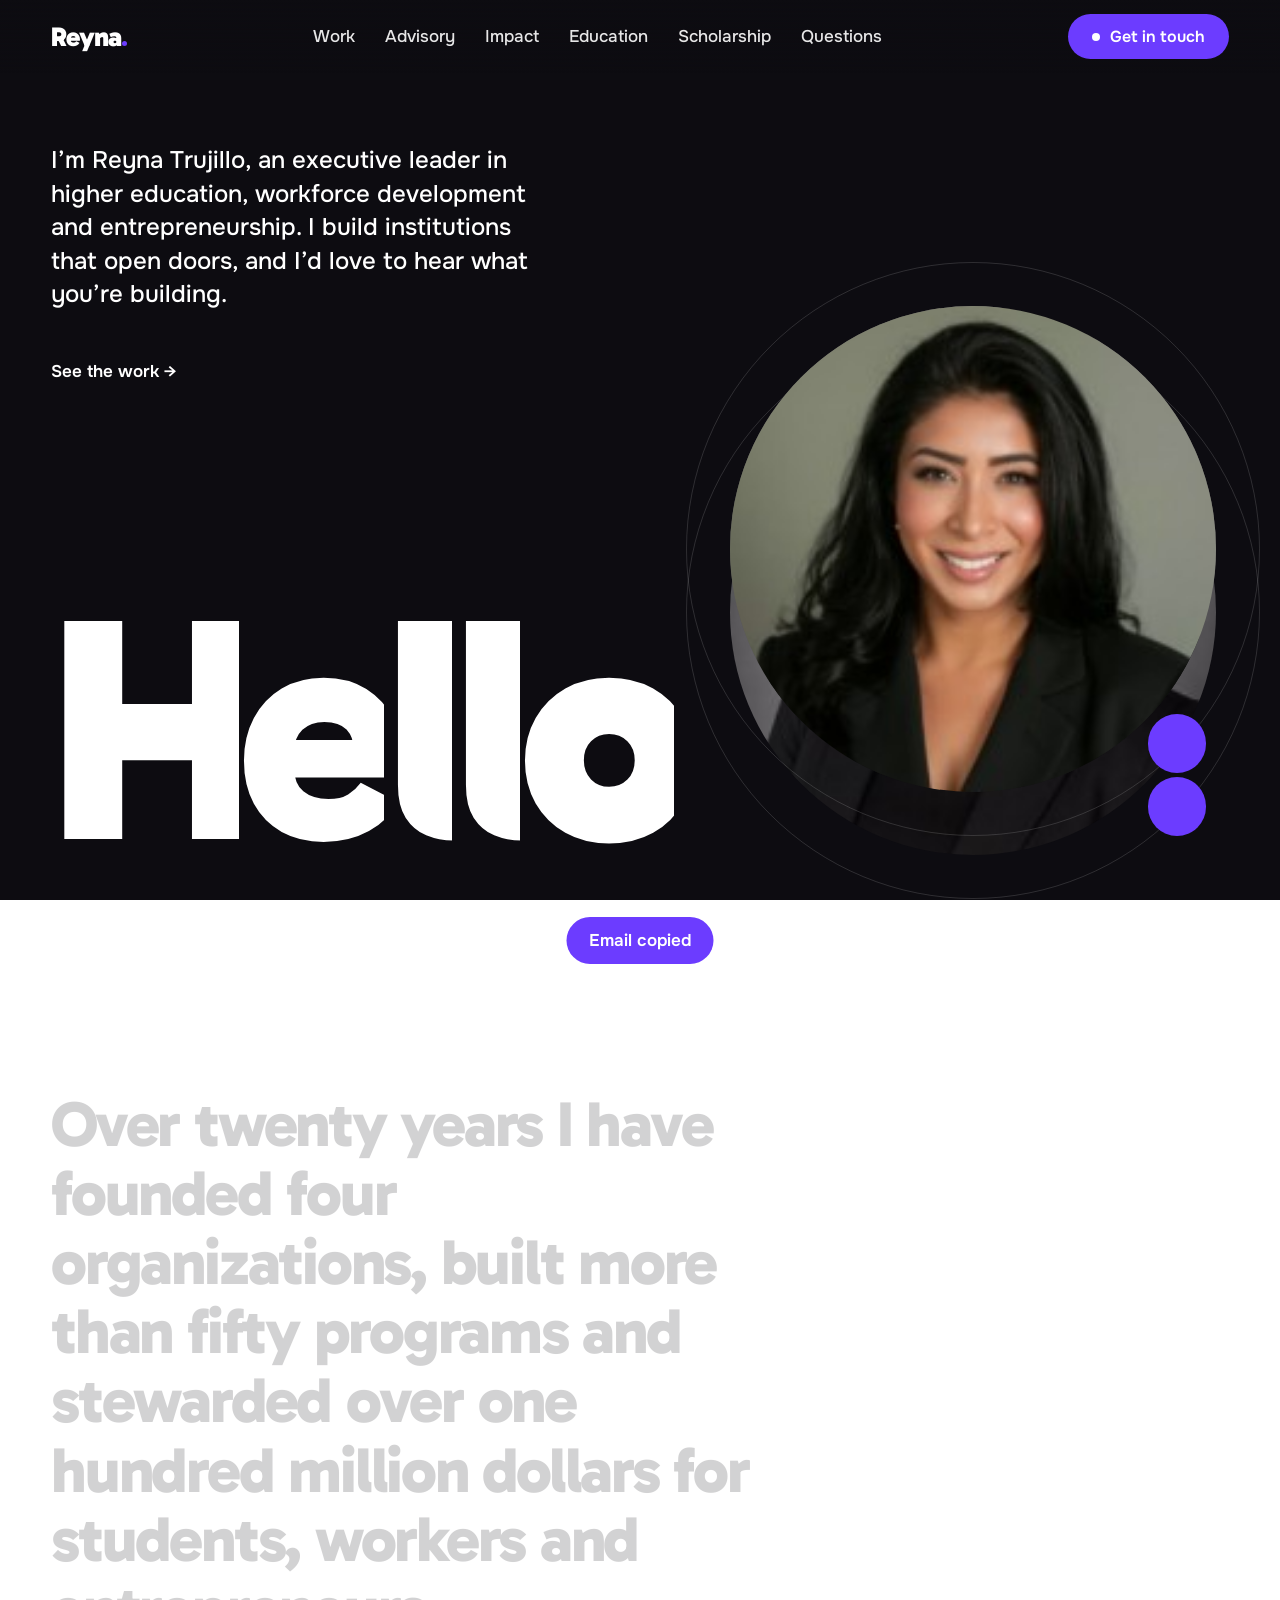
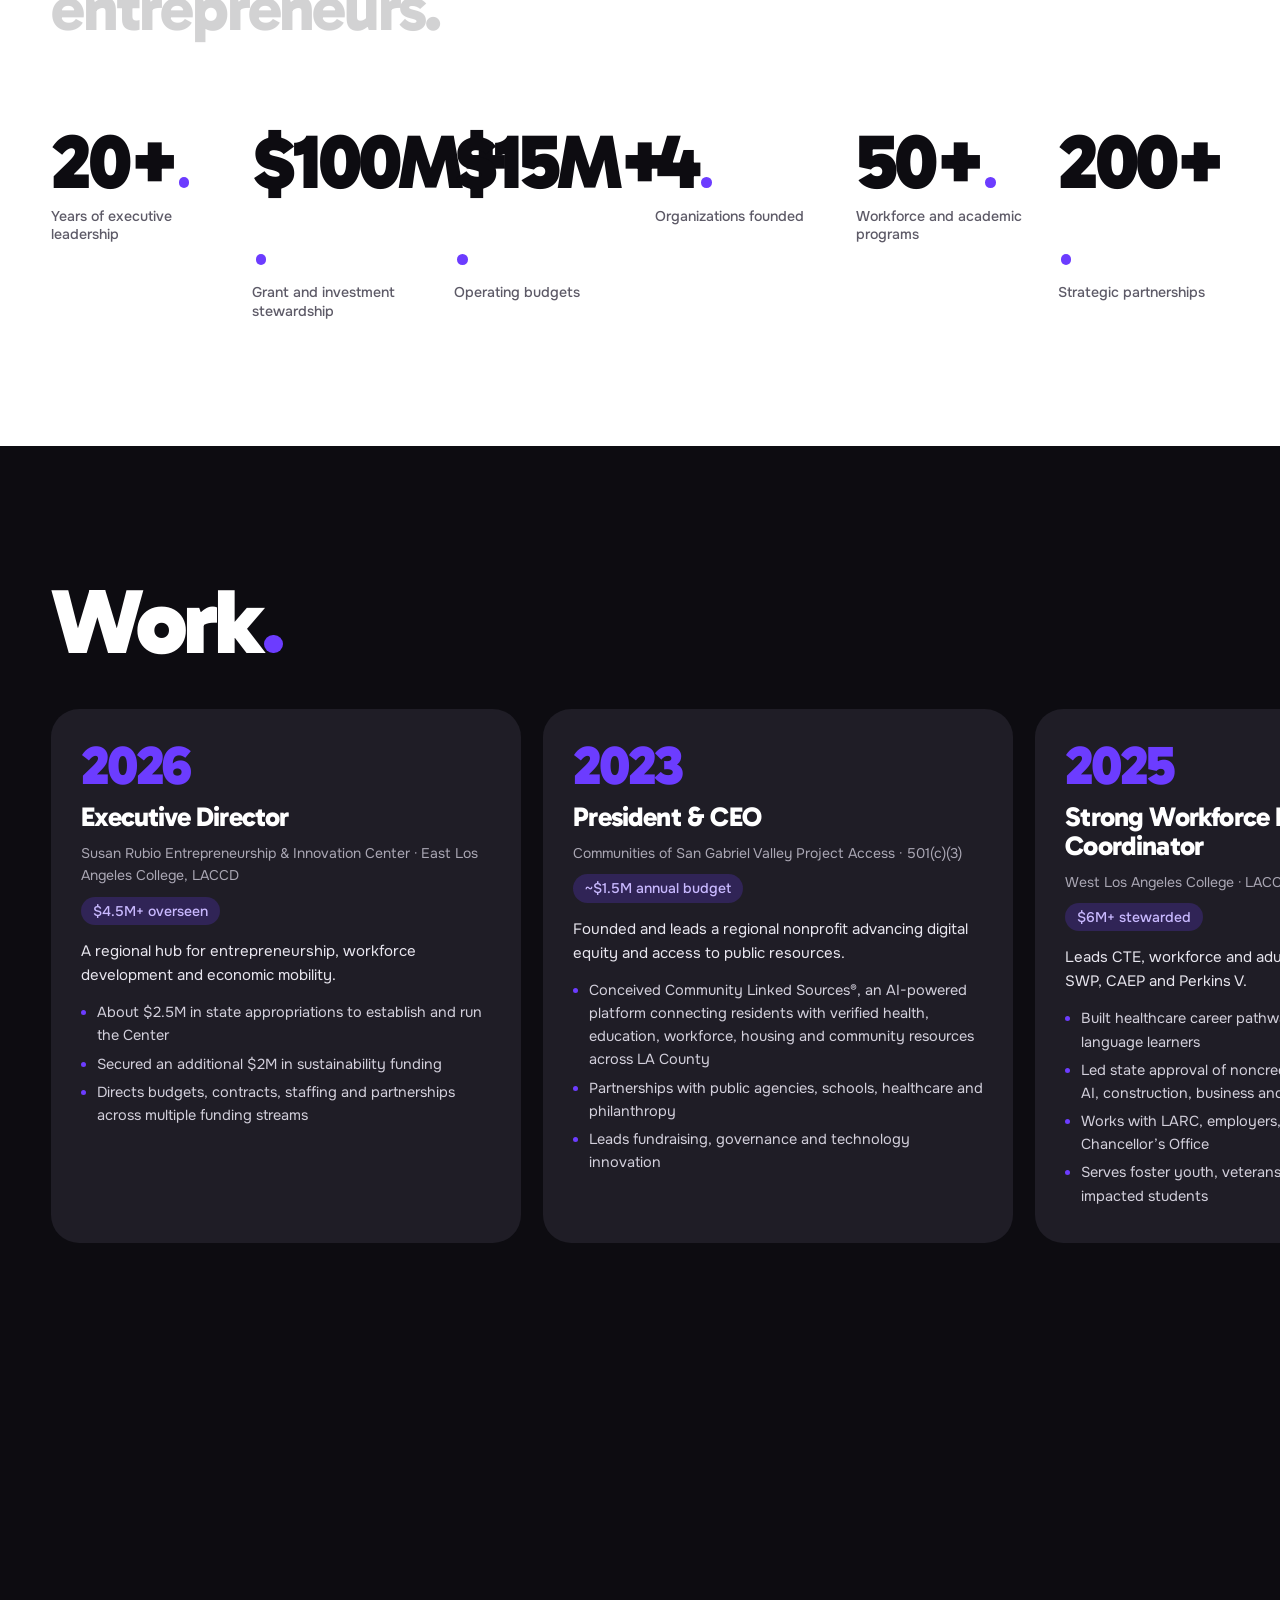
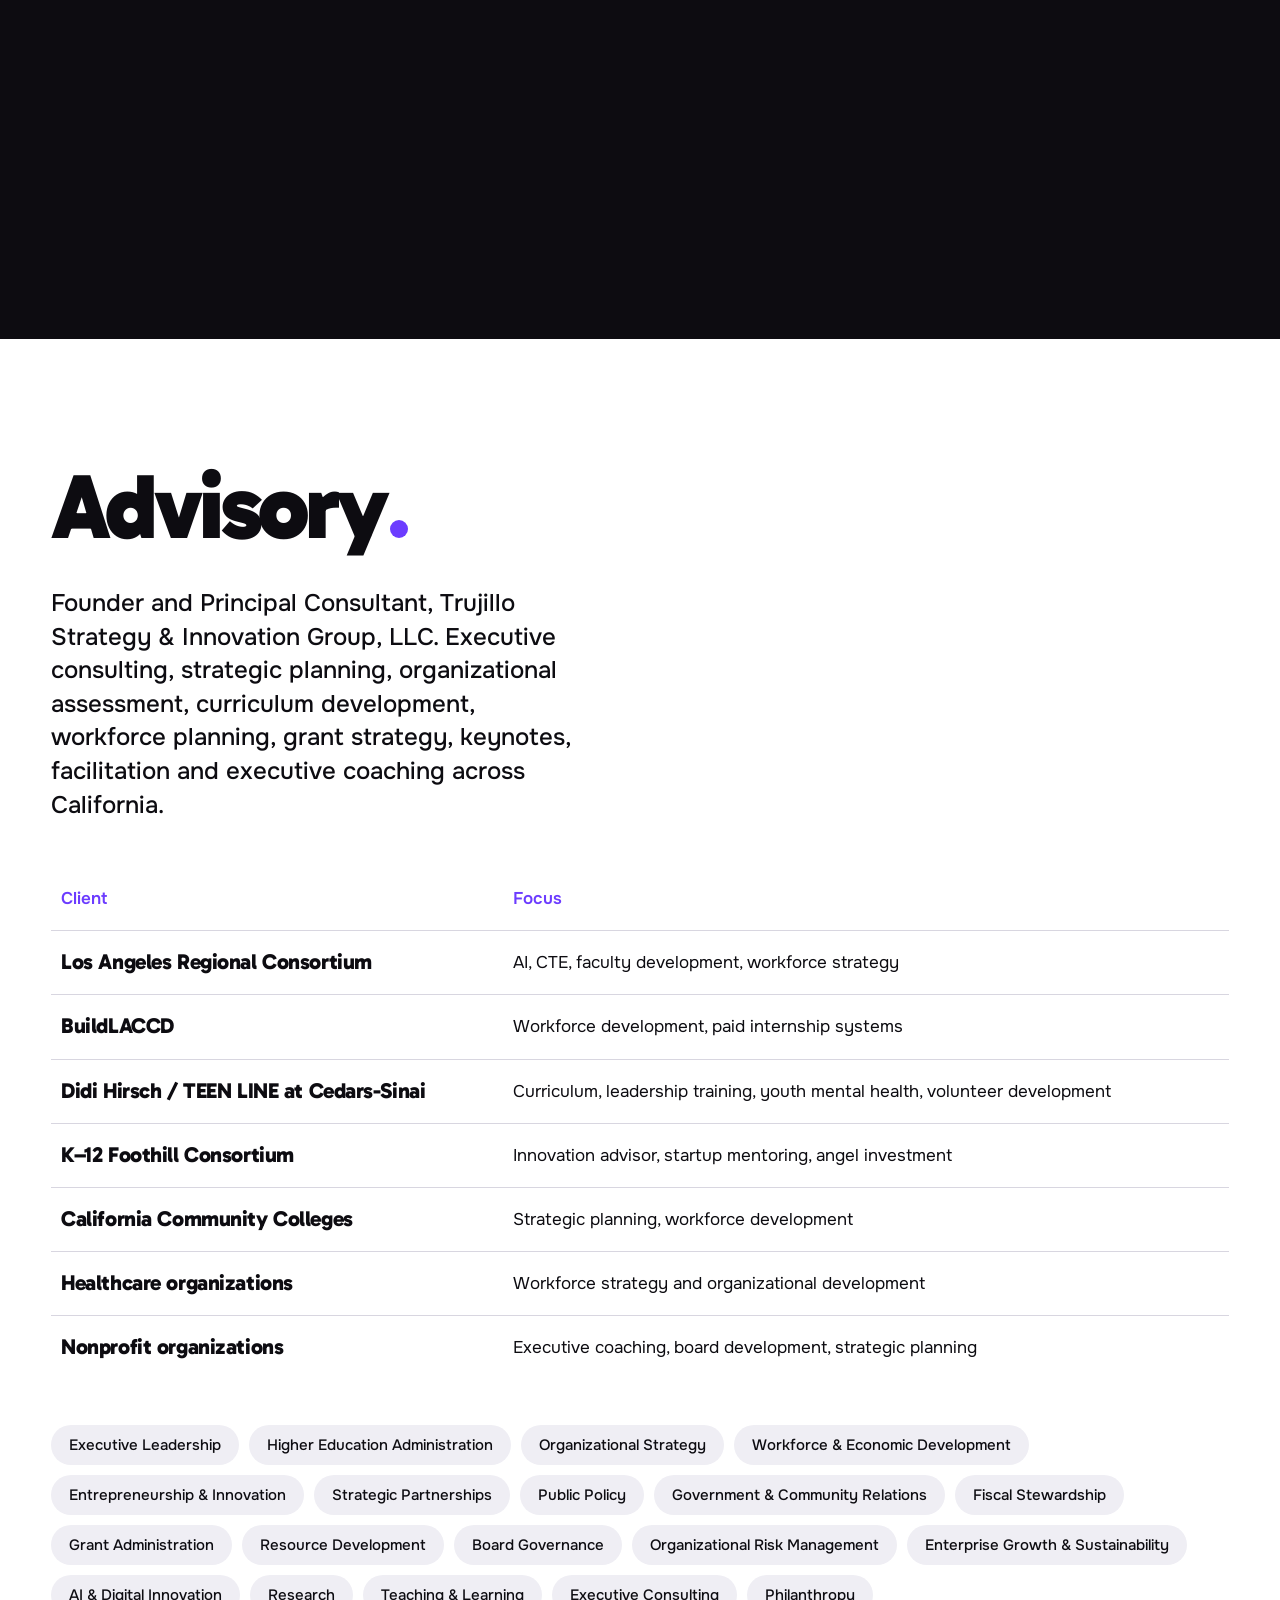
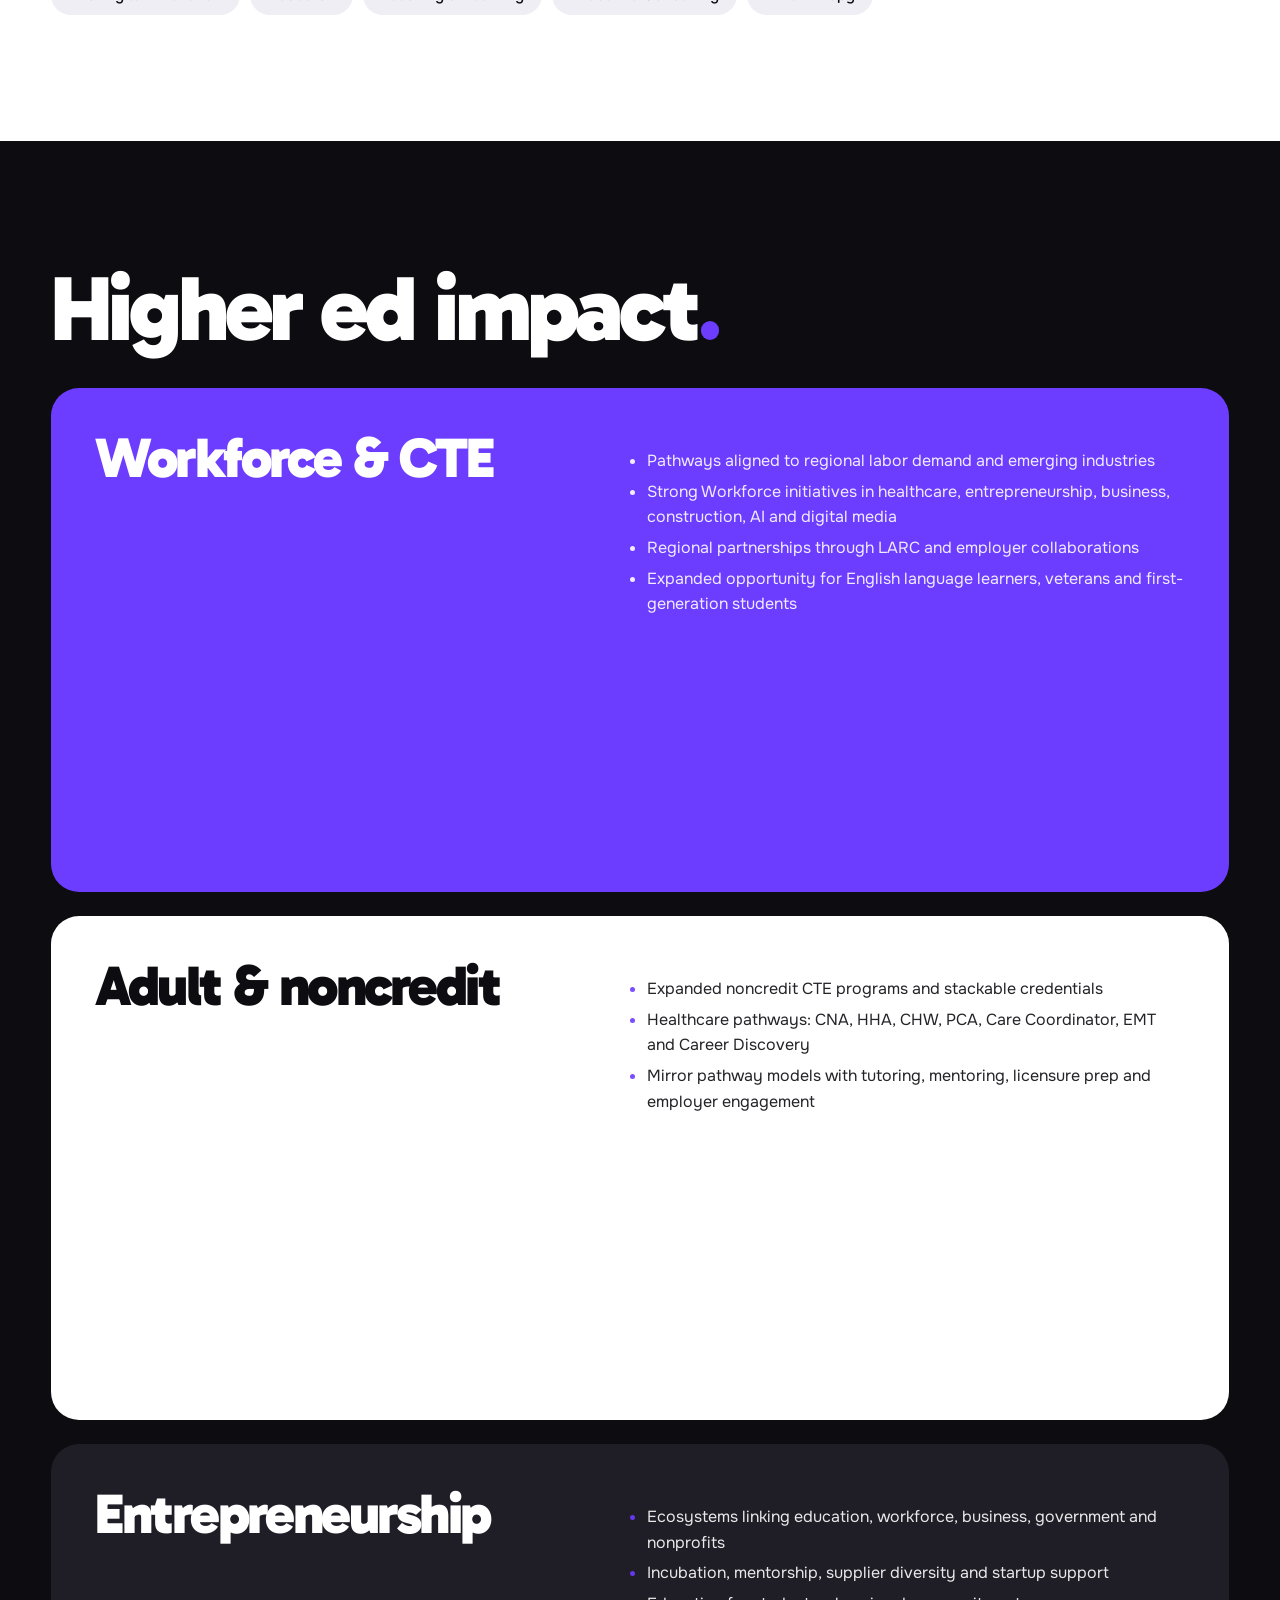
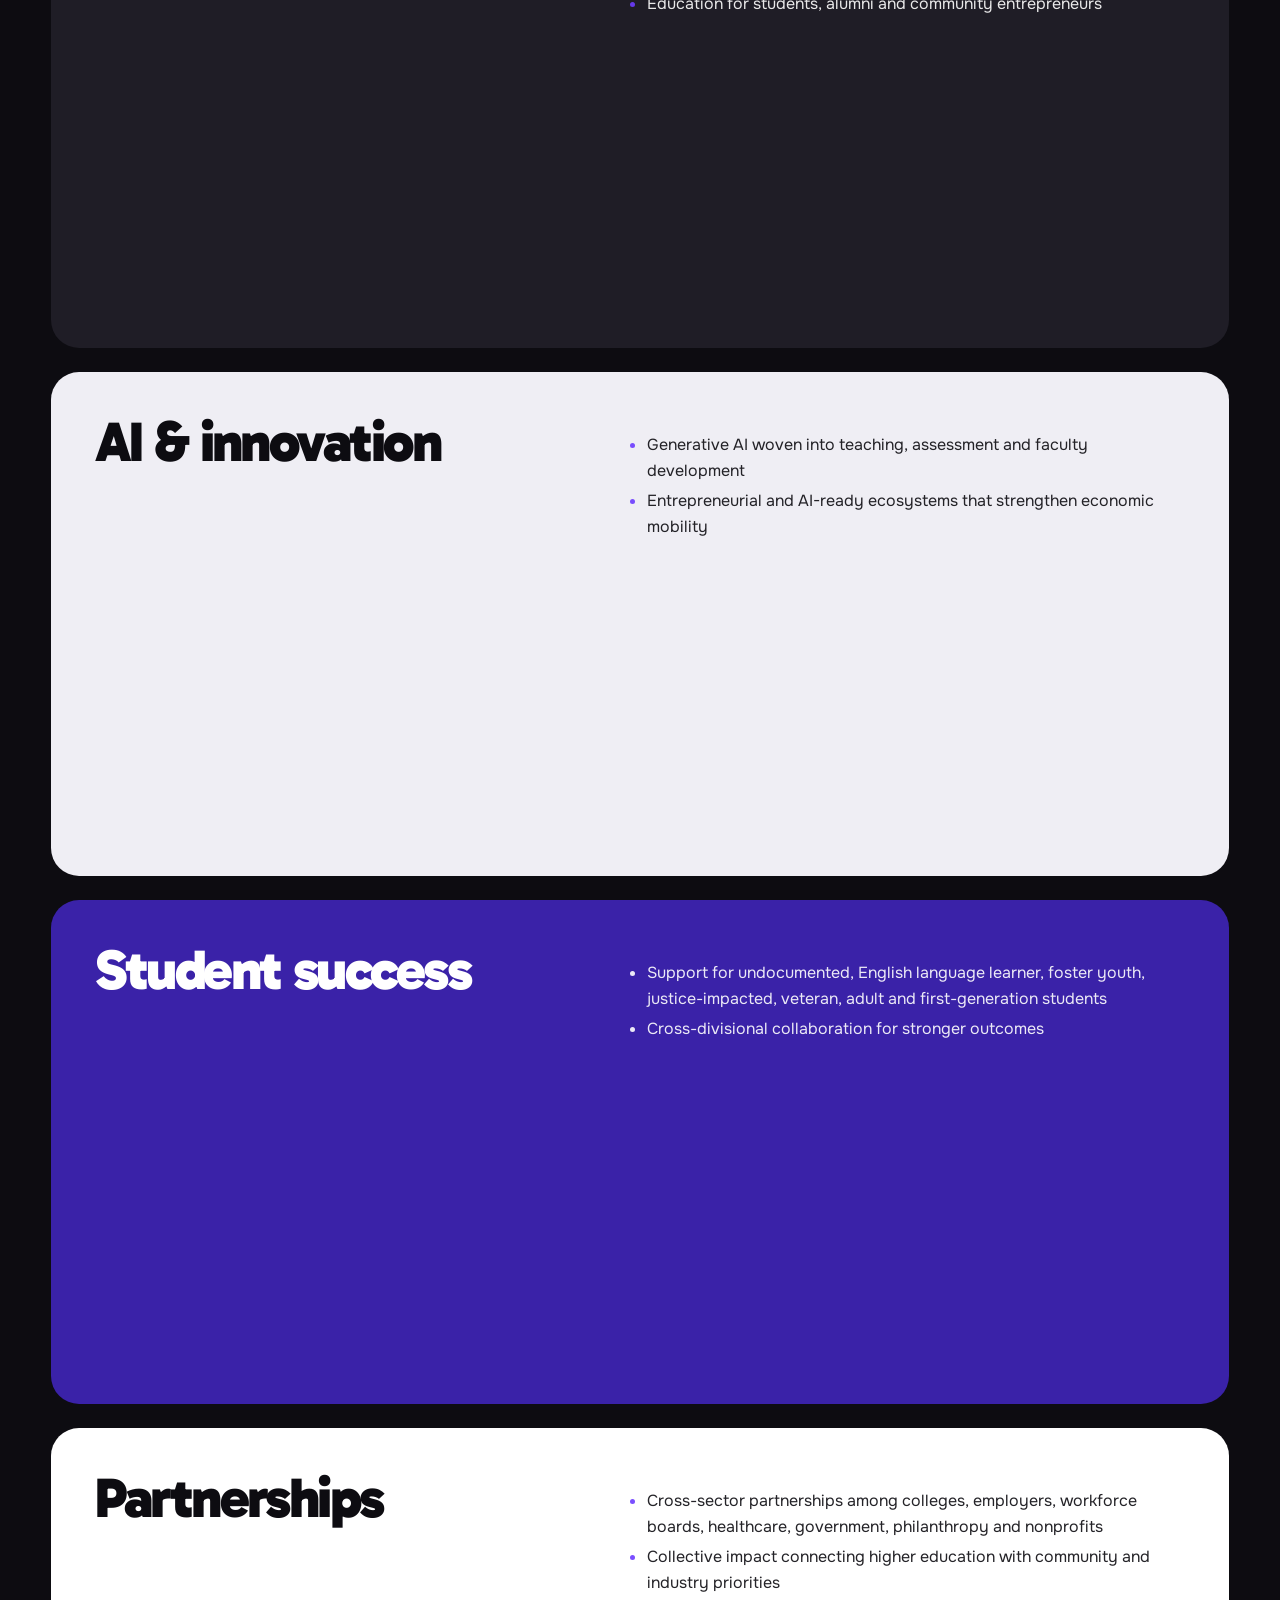
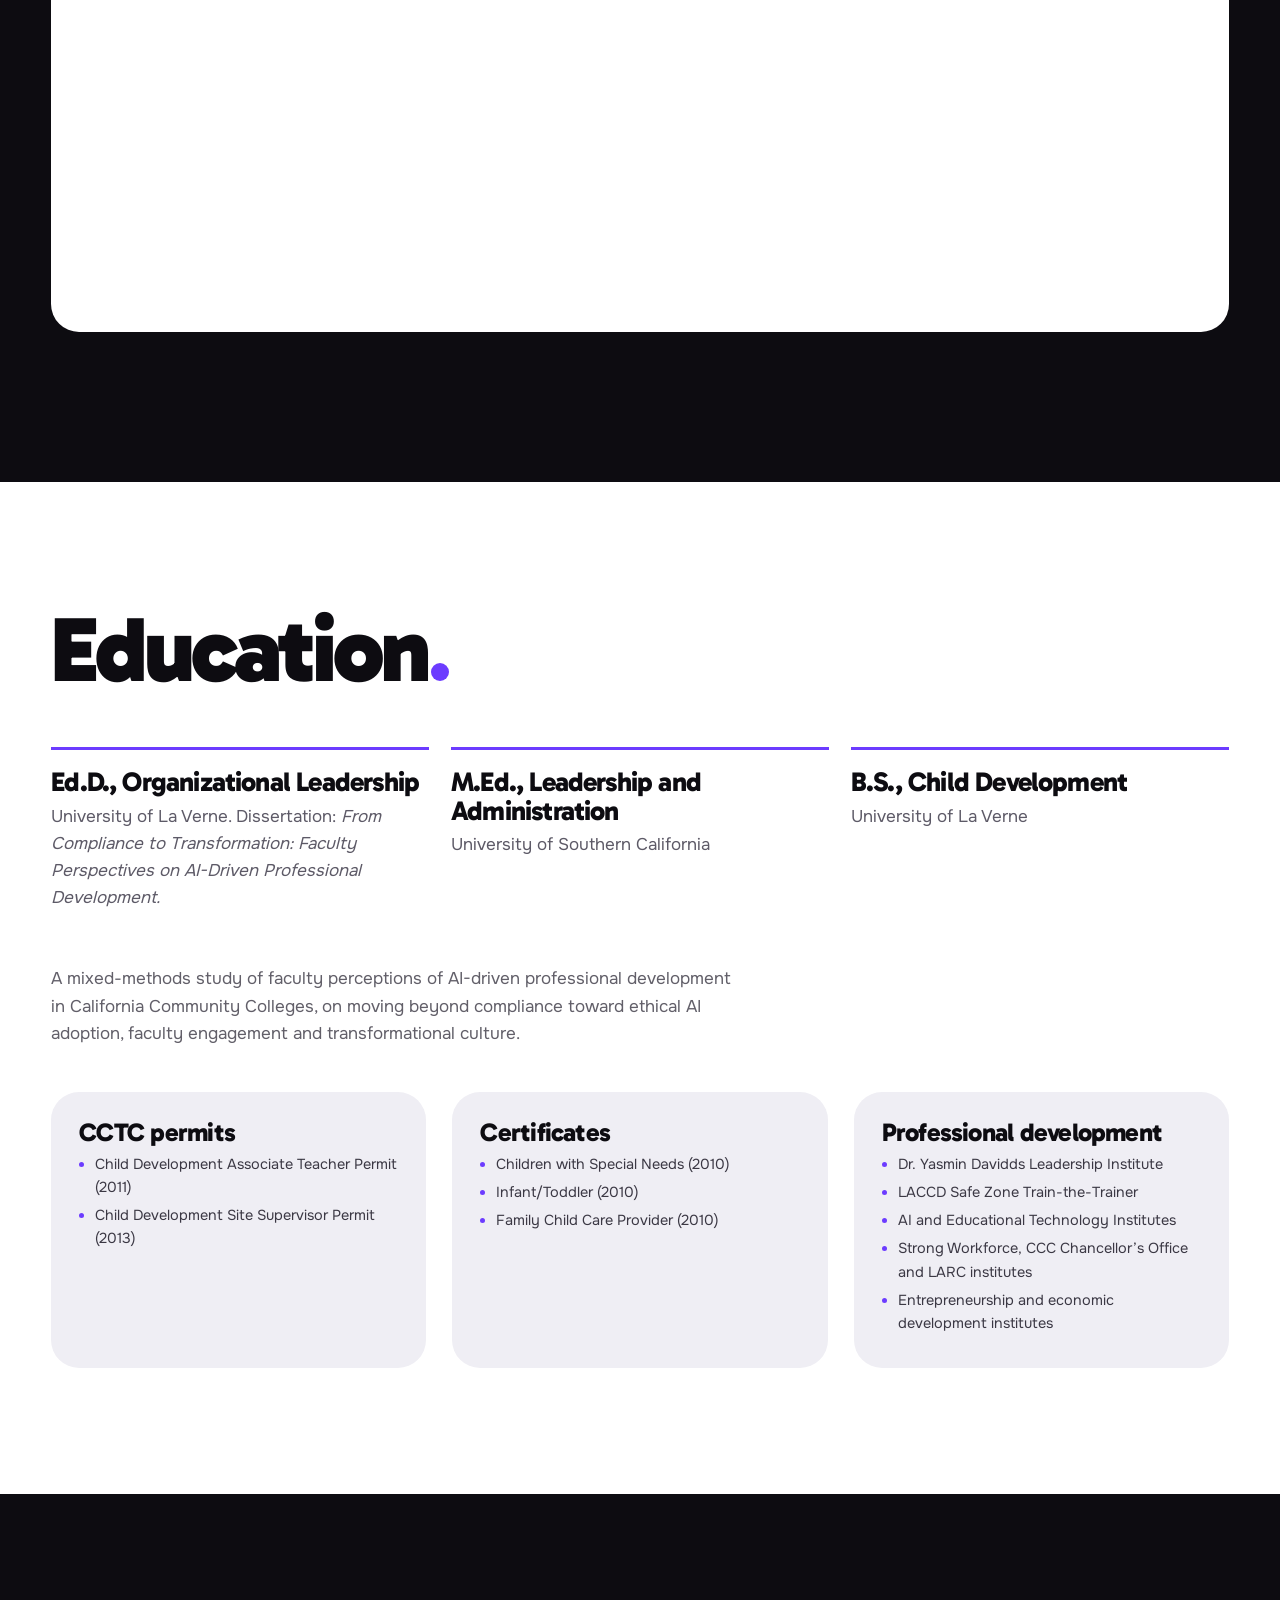
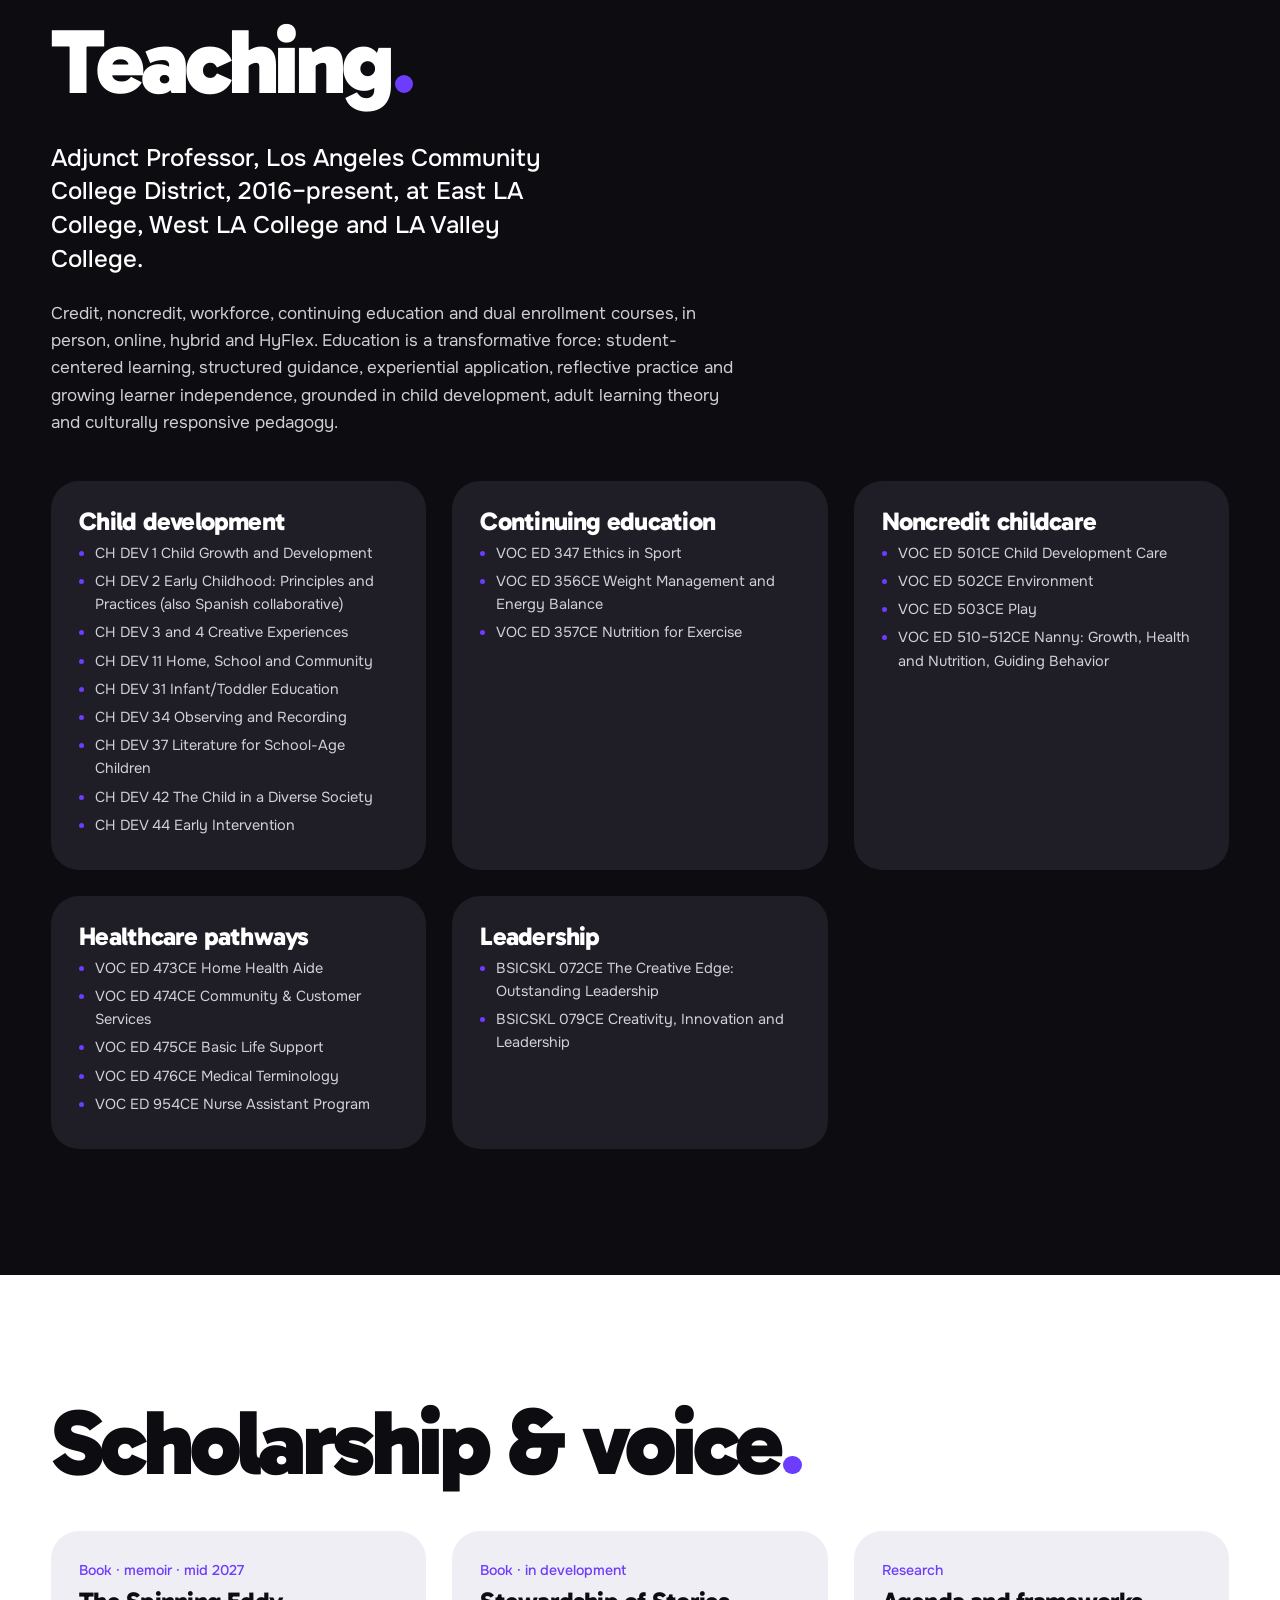
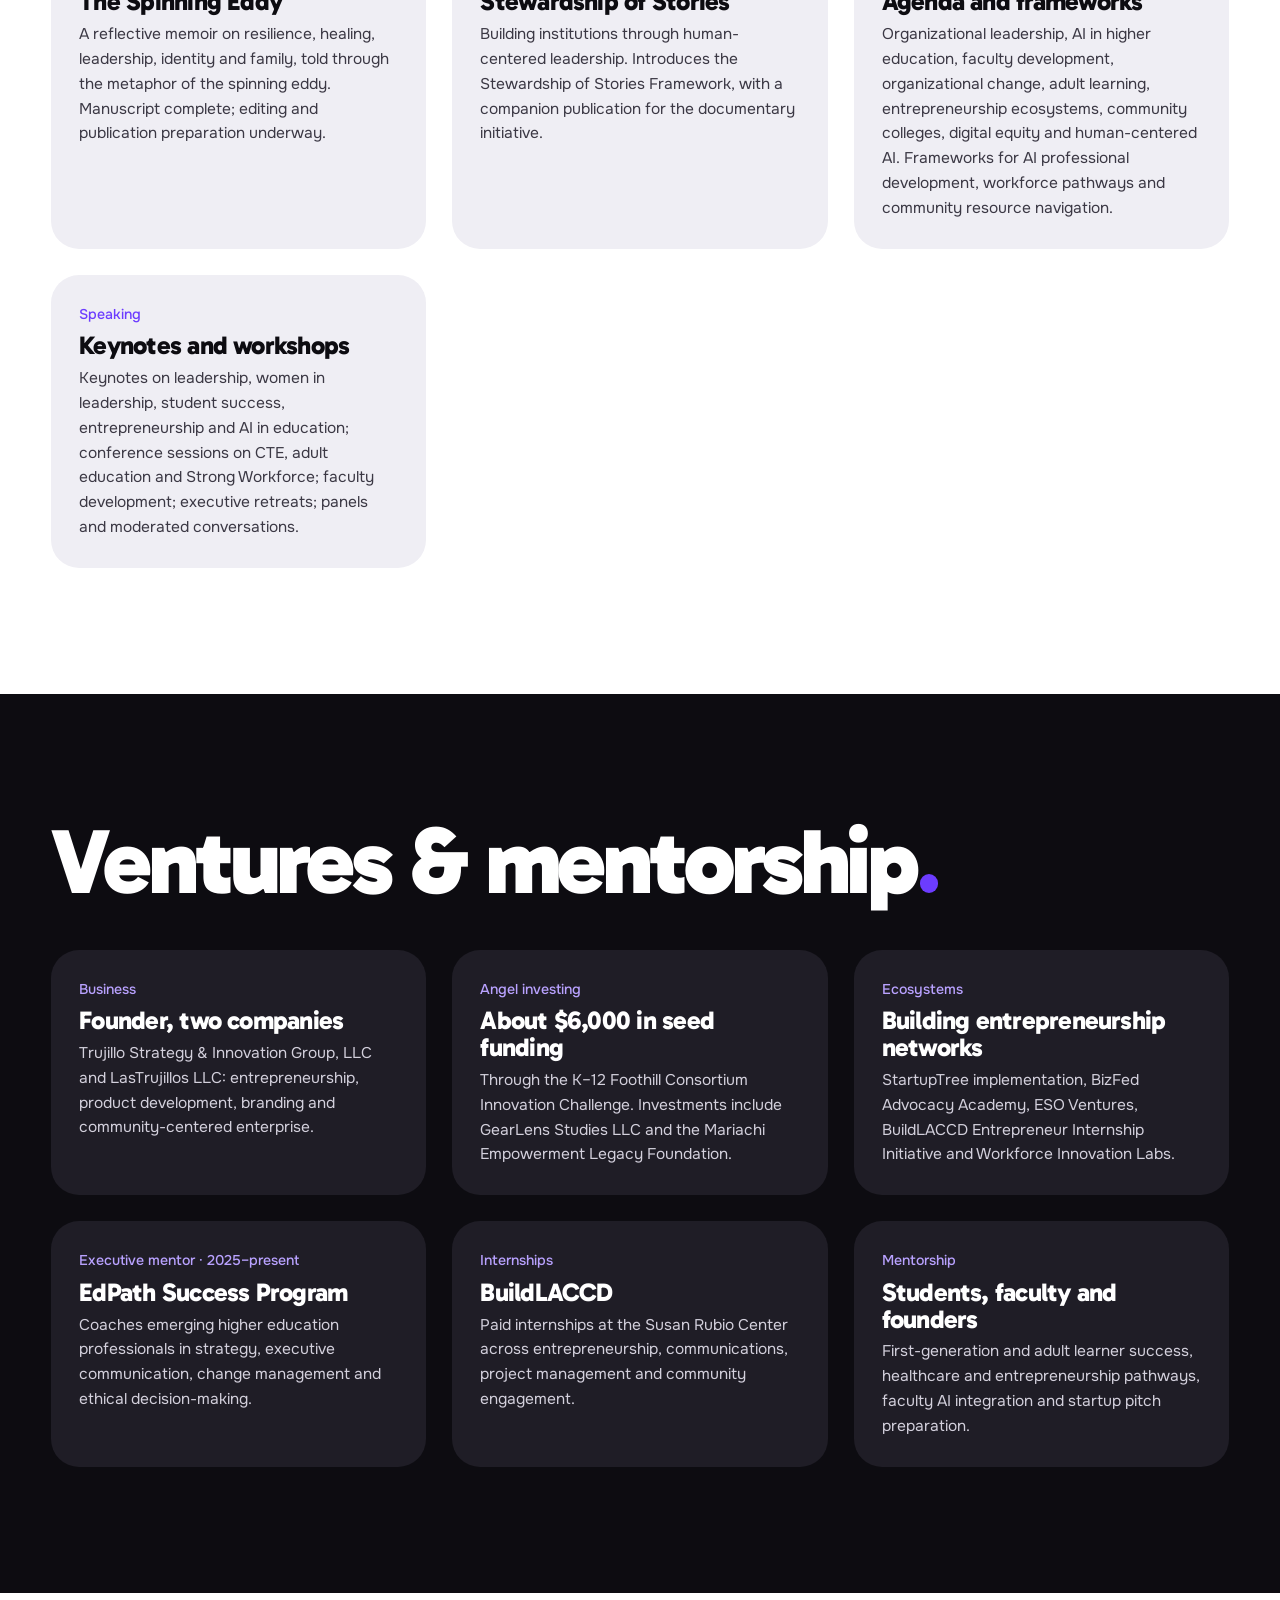
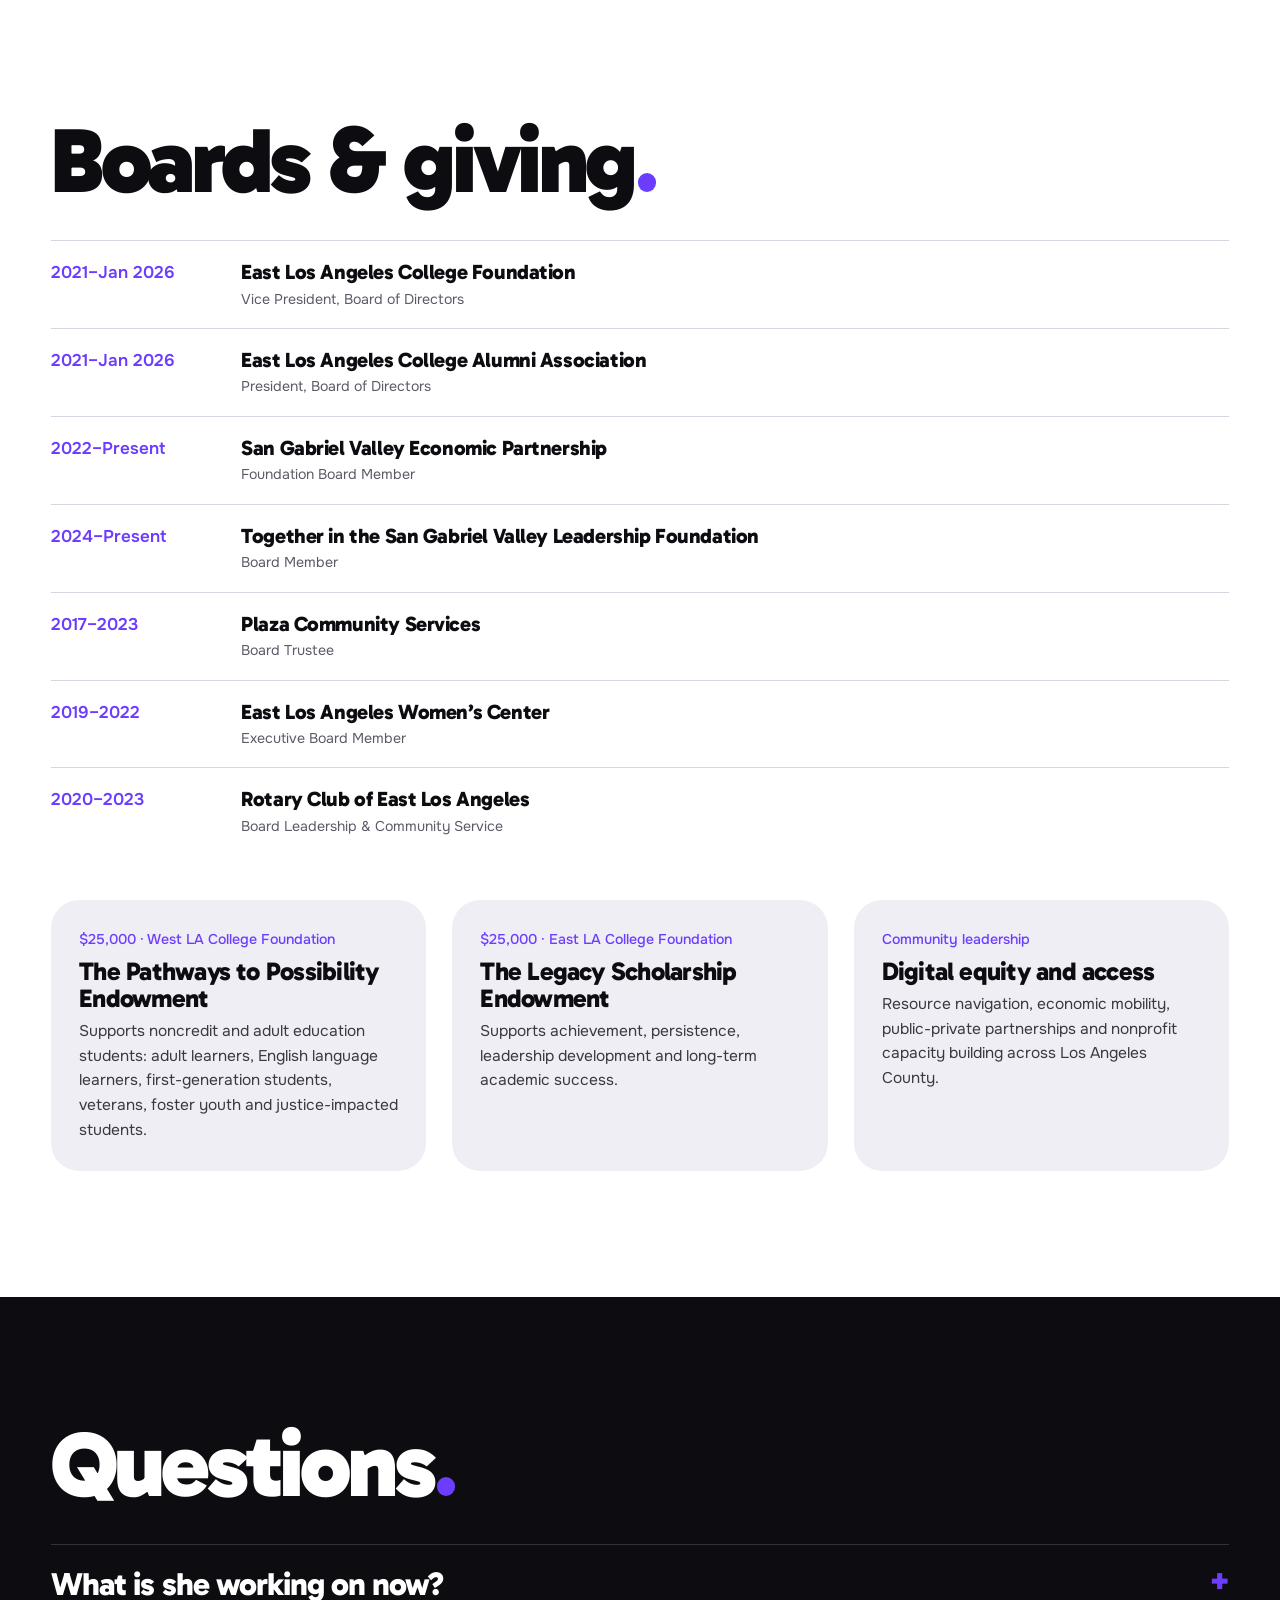
<file: Format 3/Reyna Trujillo, Ed.D. — Studio style.html>
<!DOCTYPE html>
<html lang="en"><head><meta charset="utf-8">
<meta name="viewport" content="width=device-width, initial-scale=1, viewport-fit=cover">
<title>Reyna Trujillo, Ed.D. — Executive leader, educator, entrepreneur</title>
<link rel="stylesheet" href="https://fonts.googleapis.com/css2?family=Gabarito:wght@600;800;900&family=Onest:wght@400;500;600&display=swap">
<style>
:root{--k:#0d0c11;--w:#fff;--v:#6c3cff;--g:#efeef4;--m:#aaa7b4;--d:#1f1d26;--f1:'Gabarito','Arial Black',Arial,sans-serif;--f2:'Onest',Arial,sans-serif;box-sizing:border-box;padding-bottom:env(safe-area-inset-bottom,0px)}
*,*::before,*::after{box-sizing:inherit}html{scroll-behavior:smooth;scroll-padding-top:80px}
body{margin:0;background:var(--k);font:400 17px/1.6 var(--f2);color:var(--w);overflow-x:hidden}
a{color:inherit}:focus-visible{outline:3px solid var(--v);outline-offset:3px}
.nav{position:fixed;top:0;left:0;right:0;z-index:60;display:flex;align-items:center;justify-content:space-between;padding:calc(14px + env(safe-area-inset-top,0px)) 4vw 14px;mix-blend-mode:normal;color:var(--w);background:linear-gradient(var(--k),transparent)}
.logo{font:900 1.7rem var(--f1);letter-spacing:-.04em;text-decoration:none}.dt{display:inline-block;width:.2em;height:.2em;background:var(--v);border-radius:50%;margin-left:.04em}
.links{display:flex;gap:30px;font-weight:500}.links a{text-decoration:none;opacity:.9;transition:opacity .2s}.links a:hover{opacity:1;color:#b9a2ff}
.pill{display:inline-flex;align-items:center;gap:10px;background:var(--v);color:#fff;padding:12px 24px;border-radius:99px;text-decoration:none;font-weight:600;border:0;font:600 16px var(--f2);cursor:pointer;transition:transform .2s,background .2s}.pill::before{content:"";width:8px;height:8px;border-radius:50%;background:#fff}.pill:hover{background:#7f58ff}
.ghost{background:none;border:1.5px solid currentColor;color:inherit}.ghost::before{display:none}.ghost:hover{background:var(--v);border-color:var(--v);color:#fff}
.menu{display:none;background:none;border:0;color:#fff;font:600 16px var(--f2);cursor:pointer}
#ov{position:fixed;inset:0;background:var(--k);z-index:70;display:none;flex-direction:column;justify-content:center;gap:10px;padding:8vw}#ov.open{display:flex}#ov a{font:900 3rem var(--f1);letter-spacing:-.04em;text-decoration:none}
section{position:relative}.k{background:var(--k);color:var(--w)}.w{background:var(--w);color:var(--k)}
.pad{padding:clamp(80px,14vh,150px) 4vw}.in{max-width:1240px;margin:0 auto}
.h{font:900 clamp(2.6rem,7.2vw,6.6rem)/.92 var(--f1);letter-spacing:-.045em;margin:0 0 .4em}
.lead{font-size:clamp(1.1rem,2vw,1.5rem);line-height:1.4;font-weight:500;max-width:34ch}.p2{max-width:62ch;opacity:.8}
.hero{min-height:100svh;display:grid;grid-template-rows:auto 1fr;padding:120px 4vw 4vw;overflow:hidden}
.hero .lead{max-width:30ch}.hero .intro a{display:inline-block;margin-top:22px;font-weight:600;text-decoration:none}
.hello{align-self:end;font:900 clamp(6.5rem,25vw,24rem)/.78 var(--f1);letter-spacing:-.075em;margin:0 0 -.02em;display:flex}
.hello span{display:inline-block;transform:translateY(105%);animation:up 1s cubic-bezier(.2,.9,.2,1) forwards}.hw{overflow:hidden;padding-bottom:.08em;margin-bottom:-.08em;display:block}
@keyframes up{to{transform:none}}
.ap{position:absolute;right:5vw;bottom:5vh;width:clamp(230px,38vw,520px);aspect-ratio:1}
.ap::before{content:"";position:absolute;inset:-9%;border:1px solid rgba(255,255,255,.14);border-radius:50%}
.ph{position:absolute;inset:0;border-radius:50%;overflow:hidden;cursor:pointer;margin:0;transition:transform .5s cubic-bezier(.2,.9,.2,1)}.ph:hover{transform:scale(1.04)}
.ph img{position:absolute;inset:0;width:100%;height:100%;object-fit:cover;transition:opacity .6s}.ph img+img{opacity:0}.ph:hover img+img,.ph.alt img+img{opacity:1}
.sat{position:absolute;right:2%;bottom:4%;width:12%;aspect-ratio:1;border-radius:50%;background:var(--v);animation:orb 8s linear infinite;transform-origin:-370% -330%}
@keyframes orb{0%{transform:rotate(0)}100%{transform:rotate(360deg)}}
.sat{animation:none}
/* statement */
.st{font:800 clamp(1.8rem,5vw,4.4rem)/1.08 var(--f1);letter-spacing:-.035em;max-width:20ch}.st span{opacity:.18;transition:opacity .3s}.st span.on{opacity:1}
.stats{display:grid;grid-template-columns:repeat(auto-fit,minmax(150px,1fr));gap:30px;margin-top:9vh}.stats b{display:block;font:900 clamp(2.6rem,6vw,5rem)/1 var(--f1);letter-spacing:-.05em}.stats b::after{content:"";display:inline-block;width:.14em;height:.14em;background:var(--v);border-radius:50%;margin-left:.04em}.stats small{display:block;color:#5d5a67;font-weight:500;line-height:1.3;margin-top:6px}
/* work */
.work{height:300vh}.stage{position:sticky;top:0;height:100svh;overflow:hidden;display:flex;flex-direction:column;justify-content:center;padding-top:60px}
.work .hd{padding:0 4vw}.work .hd .h{margin-bottom:.15em}
.track{display:flex;gap:22px;padding:30px 4vw;will-change:transform}
.case{flex:none;width:min(470px,82vw);background:var(--d);border-radius:28px;padding:30px;display:flex;flex-direction:column;gap:10px;transition:transform .35s,background .35s}.case:hover{transform:translateY(-8px);background:#2a2733}
.case .y{font:900 3.4rem/1 var(--f1);letter-spacing:-.05em;color:var(--v)}.case h3{font:800 1.7rem/1.05 var(--f1);letter-spacing:-.03em;margin:0}.case .o{color:var(--m);font-size:14px}
.tag{display:inline-block;background:rgba(108,60,255,.22);color:#c9b9ff;padding:3px 12px;border-radius:99px;font-size:14px;font-weight:500;margin:0 6px 4px 0}
.case ul,.card ul{margin:4px 0 0;padding-left:1.1em;font-size:14.5px;color:#d3d0dc}li{margin-bottom:5px}li::marker{color:var(--v)}.case p{margin:0;font-size:15px;color:#e8e6ef}
/* tables, lists */
table{width:100%;border-collapse:collapse;margin-top:5vh}td,th{text-align:left;padding:18px 10px;border-top:1px solid #d8d6e0;vertical-align:top}th{color:#6c3cff;font-weight:600;border:0}td:first-child{font:800 1.35rem var(--f1);letter-spacing:-.02em}tr:hover td{background:var(--g)}
.chips{display:flex;flex-wrap:wrap;gap:10px;margin-top:5vh}.chip{padding:8px 18px;border-radius:99px;background:var(--g);font-weight:500;font-size:15px;transition:background .2s,color .2s,transform .2s}.chip:hover{background:var(--v);color:#fff;transform:translateY(-3px)}
.k .chip{background:var(--d)}
/* stacked cards */
.svc{position:sticky;border-radius:28px;padding:clamp(24px,4vw,44px);min-height:56vh;margin-bottom:24px;display:grid;grid-template-columns:1fr 1.2fr;gap:30px;align-items:start}
.svc h3{font:900 clamp(2rem,4.4vw,3.8rem)/.95 var(--f1);letter-spacing:-.045em;margin:0}.svc ul{font-size:16px;color:inherit;opacity:.9}.svc.a{background:var(--v)}.svc.b{background:var(--w);color:var(--k)}.svc.c{background:var(--d)}.svc.d2{background:var(--g);color:var(--k)}.svc.e{background:#3a22a8}.svc.f{background:#fff;color:var(--k)}
.svc.b li::marker,.svc.d2 li::marker,.svc.f li::marker{color:var(--v)}.svc.a li::marker,.svc.e li::marker{color:#fff}
/* steps */
.steps{display:grid;grid-template-columns:repeat(auto-fit,minmax(260px,1fr));gap:22px;margin-top:6vh}.step{border-top:3px solid var(--v);padding-top:18px}.step h3{font:800 1.7rem/1.05 var(--f1);letter-spacing:-.03em;margin:0 0 6px}.step p{margin:0;color:#5d5a67}
.grid{display:grid;grid-template-columns:repeat(auto-fit,minmax(290px,1fr));gap:26px;margin-top:5vh}
.card{background:var(--d);border-radius:28px;padding:28px;transition:transform .3s}.card:hover{transform:translateY(-6px)}.card h3{font:800 1.6rem/1.05 var(--f1);letter-spacing:-.03em;margin:0 0 6px}.card p{margin:0;color:#d3d0dc;font-size:15.5px}.card small{display:block;color:#b9a2ff;margin-bottom:8px;font-weight:500}
.w .card{background:var(--g)}.w .card p,.w .card ul{color:#3b3844}.w .card small{color:var(--v)}
.row{display:grid;grid-template-columns:170px 1fr;gap:20px;padding:18px 0;border-top:1px solid #d8d6e0}.row b{font:800 1.3rem var(--f1);letter-spacing:-.02em}.row small{display:block;color:#5d5a67}.row .y{color:var(--v);font-weight:600}
/* faq */
details{border-top:1px solid #34313d;padding:20px 0}summary{cursor:pointer;font:800 clamp(1.3rem,2.6vw,2rem) var(--f1);letter-spacing:-.03em;list-style:none;display:flex;justify-content:space-between;gap:20px}summary::-webkit-details-marker{display:none}summary::after{content:"+";color:var(--v);font-size:2rem;line-height:1;transition:transform .3s}details[open] summary::after{transform:rotate(45deg)}details p{max-width:62ch;color:#d3d0dc;margin:12px 0 0}
/* contact + footer */
.talk{font:900 clamp(4rem,17vw,16rem)/.82 var(--f1);letter-spacing:-.07em;margin:0 0 .15em}
.btns{display:flex;flex-wrap:wrap;gap:14px;margin-top:4vh}
.foot{min-height:90vh;display:flex;flex-direction:column;justify-content:flex-end;padding:100px 4vw 4vw;overflow:hidden}.bye{font:900 clamp(7rem,28vw,28rem)/.78 var(--f1);letter-spacing:-.08em;margin:0}.foot .ap{bottom:12vh}
.fine{display:flex;justify-content:space-between;flex-wrap:wrap;gap:10px;color:var(--m);font-size:14px;margin-top:5vh}
#toast{position:fixed;left:50%;bottom:26px;transform:translate(-50%,90px);background:var(--v);color:#fff;padding:10px 22px;border-radius:99px;transition:transform .35s;z-index:80;font-weight:600}#toast.show{transform:translate(-50%,0)}
@media(max-width:820px){.links{display:none}.menu{display:block}.nav .pill{display:none}.svc{grid-template-columns:1fr}.row{grid-template-columns:1fr;gap:4px}.ap{position:relative;right:auto;bottom:auto;margin:30px auto 0;width:min(70vw,320px)}.hero{display:block;padding-top:110px}.hello{margin-top:30px}}
@media(max-width:820px),(prefers-reduced-motion:reduce){.work{height:auto!important}.stage{position:static;height:auto;padding:80px 0}.track{flex-direction:column;transform:none!important}.case{width:auto}}
@media(prefers-reduced-motion:reduce){*{animation:none!important;transition:none!important}.hello span{transform:none}.st span{opacity:1}html{scroll-behavior:auto}}
</style></head><body>
<header class="nav"><a class="logo" href="#top">Reyna<i class="dt"></i></a><nav class="links" aria-label="Main"><a href="#work">Work</a><a href="#advisory">Advisory</a><a href="#expertise">Impact</a><a href="#education">Education</a><a href="#scholarship">Scholarship</a><a href="#faq">Questions</a></nav><a class="pill" href="#contact" data-mag>Get in touch</a><button class="menu" id="mb" aria-expanded="false">Menu</button></header>
<div id="ov" aria-label="Menu"><a href="#work">Work</a><a href="#expertise">Impact</a><a href="#education">Education</a><a href="#scholarship">Scholarship</a><a href="#contact">Contact</a></div>
<main id="top">
<section class="hero k"><div class="intro"><p class="lead">I’m Reyna Trujillo, an executive leader in higher education, workforce development and entrepreneurship. I build institutions that open doors, and I’d love to hear what you’re building.</p><a href="#work">See the work →</a></div>
<h1 class="hello" aria-label="Hello"><span class="hw"><span>H</span></span><span class="hw"><span style="animation-delay:.08s">e</span></span><span class="hw"><span style="animation-delay:.16s">l</span></span><span class="hw"><span style="animation-delay:.24s">l</span></span><span class="hw"><span style="animation-delay:.32s">o</span></span></h1>
<div class="ap"><figure class="ph" id="ph" tabindex="0" role="button" aria-label="Photo of Dr. Reyna Trujillo. Press to switch photo"><img id="i1" src="[data-uri]" alt="Portrait of Dr. Reyna Trujillo"><img id="i2" src="[data-uri]" alt="Dr. Reyna Trujillo smiling"></figure><span class="sat"></span></div></section>

<section class="w pad" id="statement"><div class="in"><p class="st" id="st">Over twenty years I have founded four organizations, built more than fifty programs and stewarded over one hundred million dollars for students, workers and entrepreneurs.</p><div class="stats" id="stats"></div></div></section>

<section class="work k" id="work"><div class="stage"><div class="hd"><h2 class="h">Work<i class="dt"></i></h2></div><div class="track" id="track"></div></div></section>

<section class="w pad" id="advisory"><div class="in"><h2 class="h">Advisory<i class="dt"></i></h2><p class="lead">Founder and Principal Consultant, Trujillo Strategy & Innovation Group, LLC. Executive consulting, strategic planning, organizational assessment, curriculum development, workforce planning, grant strategy, keynotes, facilitation and executive coaching across California.</p>
<table><tr><th>Client</th><th>Focus</th></tr><tr><td>Los Angeles Regional Consortium</td><td>AI, CTE, faculty development, workforce strategy</td></tr><tr><td>BuildLACCD</td><td>Workforce development, paid internship systems</td></tr><tr><td>Didi Hirsch / TEEN LINE at Cedars-Sinai</td><td>Curriculum, leadership training, youth mental health, volunteer development</td></tr><tr><td>K–12 Foothill Consortium</td><td>Innovation advisor, startup mentoring, angel investment</td></tr><tr><td>California Community Colleges</td><td>Strategic planning, workforce development</td></tr><tr><td>Healthcare organizations</td><td>Workforce strategy and organizational development</td></tr><tr><td>Nonprofit organizations</td><td>Executive coaching, board development, strategic planning</td></tr></table><div class="chips" id="exp"></div></div></section>

<section class="k pad" id="expertise"><div class="in"><h2 class="h">Higher ed impact<i class="dt"></i></h2><div id="svc"></div></div></section>

<section class="w pad" id="education"><div class="in"><h2 class="h">Education<i class="dt"></i></h2>
<div class="steps"><div class="step"><h3>Ed.D., Organizational Leadership</h3><p>University of La Verne. Dissertation: <i>From Compliance to Transformation: Faculty Perspectives on AI-Driven Professional Development.</i></p></div><div class="step"><h3>M.Ed., Leadership and Administration</h3><p>University of Southern California</p></div><div class="step"><h3>B.S., Child Development</h3><p>University of La Verne</p></div></div>
<p class="p2" style="margin-top:6vh;color:#3b3844">A mixed-methods study of faculty perceptions of AI-driven professional development in California Community Colleges, on moving beyond compliance toward ethical AI adoption, faculty engagement and transformational culture.</p>
<div class="grid"><div class="card"><h3>CCTC permits</h3><ul><li>Child Development Associate Teacher Permit (2011)</li><li>Child Development Site Supervisor Permit (2013)</li></ul></div><div class="card"><h3>Certificates</h3><ul><li>Children with Special Needs (2010)</li><li>Infant/Toddler (2010)</li><li>Family Child Care Provider (2010)</li></ul></div><div class="card"><h3>Professional development</h3><ul><li>Dr. Yasmin Davidds Leadership Institute</li><li>LACCD Safe Zone Train-the-Trainer</li><li>AI and Educational Technology Institutes</li><li>Strong Workforce, CCC Chancellor’s Office and LARC institutes</li><li>Entrepreneurship and economic development institutes</li></ul></div></div></div></section>

<section class="k pad" id="teaching"><div class="in"><h2 class="h">Teaching<i class="dt"></i></h2><p class="lead">Adjunct Professor, Los Angeles Community College District, 2016–present, at East LA College, West LA College and LA Valley College.</p><p class="p2" style="margin-top:18px">Credit, noncredit, workforce, continuing education and dual enrollment courses, in person, online, hybrid and HyFlex. Education is a transformative force: student-centered learning, structured guidance, experiential application, reflective practice and growing learner independence, grounded in child development, adult learning theory and culturally responsive pedagogy.</p><div class="grid" id="crs"></div></div></section>

<section class="w pad" id="scholarship"><div class="in"><h2 class="h">Scholarship & voice<i class="dt"></i></h2><div class="grid" id="sch"></div></div></section>

<section class="k pad" id="ventures"><div class="in"><h2 class="h">Ventures & mentorship<i class="dt"></i></h2><div class="grid" id="ven"></div></div></section>

<section class="w pad" id="boards"><div class="in"><h2 class="h">Boards & giving<i class="dt"></i></h2><div id="gov"></div><div class="grid" id="giv"></div></div></section>

<section class="k pad" id="faq"><div class="in"><h2 class="h">Questions<i class="dt"></i></h2><div id="qa"></div></div></section>

<section class="w pad" id="contact"><div class="in"><h2 class="talk">Let’s talk<i class="dt"></i></h2><p class="lead">Professional references and letters of recommendation are available on request.</p><div class="btns"><a class="pill" href="mailto:trujilr2@laccd.edu" data-mag>trujilr2@laccd.edu</a><a class="pill ghost" href="tel:+13233796572" data-mag>323.379.6572</a><a class="pill ghost" href="https://linkedin.com/in/reytrujillo" target="_blank" rel="noopener" data-mag>LinkedIn</a><a class="pill ghost" href="https://www.communitiesofsgvprojectaccess.org/" target="_blank" rel="noopener" data-mag>Project Access</a><button class="pill ghost" data-copy="trujilr2@laccd.edu">Copy email</button></div></div></section>

<footer class="foot k"><div class="ap"><figure class="ph" id="ph2" aria-hidden="true"><img id="f1" alt=""><img id="f2" alt=""></figure><span class="sat"></span></div><p class="lead" style="max-width:34ch">Our greatest legacy is not what we build for ourselves, but what we make possible for others.</p><p class="bye">Bye<i class="dt"></i></p><div class="fine"><span>© 2026 Reyna Trujillo, Ed.D.</span><span>Curriculum vitae</span></div></footer>
</main><div id="toast" role="status">Email copied</div>
<script>
const $=s=>document.querySelector(s),ce=(t,c,h)=>{const e=document.createElement(t);if(c)e.className=c;if(h!=null)e.innerHTML=h;return e};
const ul=a=>`<ul>${a.map(x=>`<li>${x}</li>`).join('')}</ul>`;
// photos
$('#f1').src=$('#i1').src;$('#f2').src=$('#i2').src;$('#ph2').classList.add('alt');
const ph=$('#ph'),tg=()=>ph.classList.toggle('alt');ph.onclick=tg;ph.onkeydown=e=>{if(e.key==='Enter'||e.key===' '){e.preventDefault();tg()}};
// statement words
const st=$('#st');st.innerHTML=st.textContent.split(' ').map(w=>`<span>${w}</span>`).join(' ');const ws=[...st.children];
// stats
[['20+','Years of executive leadership'],['$100M+','Grant and investment stewardship'],['$15M+','Operating budgets'],['4','Organizations founded'],['50+','Workforce and academic programs'],['200+','Strategic partnerships']].forEach(([v,l])=>$('#stats').append(ce('div','',`<b data-v="${v}">${v}</b><small>${l}</small>`)));
function count(el){const v=el.dataset.v,n=parseFloat(v.replace(/[^0-9.]/g,'')),pre=v[0]==='$'?'$':'',suf=v.replace(/[0-9.$]/g,'');let t0;const f=t=>{t0??=t;const p=Math.min((t-t0)/1300,1);el.textContent=pre+Math.round(n*(1-Math.pow(1-p,3)))+suf;if(p<1)requestAnimationFrame(f)};requestAnimationFrame(f)}
new IntersectionObserver((es,o)=>es.forEach(e=>{if(e.isIntersecting){e.target.querySelectorAll('b').forEach(count);o.unobserve(e.target)}}),{threshold:.4}).observe($('#stats'));
// roles
const roles=[['2026','Executive Director','Susan Rubio Entrepreneurship & Innovation Center · East Los Angeles College, LACCD',['$4.5M+ overseen'],'A regional hub for entrepreneurship, workforce development and economic mobility.',['About $2.5M in state appropriations to establish and run the Center','Secured an additional $2M in sustainability funding','Directs budgets, contracts, staffing and partnerships across multiple funding streams']],
['2023','President & CEO','Communities of San Gabriel Valley Project Access · 501(c)(3)',['~$1.5M annual budget'],'Founded and leads a regional nonprofit advancing digital equity and access to public resources.',['Conceived Community Linked Sources®, an AI-powered platform connecting residents with verified health, education, workforce, housing and community resources across LA County','Partnerships with public agencies, schools, healthcare and philanthropy','Leads fundraising, governance and technology innovation']],
['2025','Strong Workforce Program Coordinator','West Los Angeles College · LACCD',['$6M+ stewarded'],'Leads CTE, workforce and adult education funded by SWP, CAEP and Perkins V.',['Built healthcare career pathways for adult and English language learners','Led state approval of noncredit certificates in healthcare, AI, construction, business and workforce readiness','Works with LARC, employers, workforce boards and the Chancellor’s Office','Serves foster youth, veterans, single parents and justice-impacted students']],
['2020','Senior Director, Workforce Development','AltaMed Health Services · one of the nation’s largest FQHCs · 2020–2022',['~$6M annual budget','$100M+ in initiatives'],'Workforce strategy, talent development and healthcare career pathways across a multi-site system.',['Led multidisciplinary teams in workforce planning and employee development','Expanded partnerships with colleges, universities and workforce boards','Improved retention, leadership development and clinical talent pipelines','Ensured federal, state and private funding compliance']],
['2012','Dream Resource Center Coordinator','East Los Angeles College · LACCD · 2012–2019',['State Replacement Funds'],'Lead coordinator for one of the first Dream Resource Centers in LACCD.',['Co-led the LACCD Resolution on Equitable Access','Co-developed the districtwide Safe Zone Train-the-Trainer','Partnered with legal service providers, nonprofits and philanthropy','Managed scholarships, donor partnerships, outreach and legal coordination']],
['Classroom','Elementary School Teacher','Sierra Park Elementary · Los Angeles Unified School District',[],'Standards-based K–5 science through a specialized laboratory model.',['Taught every K–5 classroom through a rotating science lab','Model partner school of the Los Angeles Zoo; living science lab for animal care','After-school science with NASA’s Jet Propulsion Laboratory, an early LAUSD collaboration of its kind']],
['13+ yrs','Program Coordinator','Girls Inc. of Greater Los Angeles',[],'Youth leadership, STEM and college readiness for girls ages 6–18; National Trainer.',['Organizational liaison for the first MOU with LAUSD','Scaled the partnership from 1 pilot school to 3 to more than 40 elementary schools','Trained educators nationally in Operation SMART and leadership curricula']]];
roles.forEach(([y,t,o,m,s,b])=>$('#track').append(ce('article','case',`<div class="y">${y}</div><h3>${t}</h3><div class="o">${o}</div><div>${m.map(x=>`<span class="tag">${x}</span>`).join('')}</div><p>${s}</p>${ul(b)}`)));
fill=(id,a)=>a.forEach(x=>$(id).append(ce('span','chip',x)));
fill('#exp',['Executive Leadership','Higher Education Administration','Organizational Strategy','Workforce & Economic Development','Entrepreneurship & Innovation','Strategic Partnerships','Public Policy','Government & Community Relations','Fiscal Stewardship','Grant Administration','Resource Development','Board Governance','Organizational Risk Management','Enterprise Growth & Sustainability','AI & Digital Innovation','Research','Teaching & Learning','Executive Consulting','Philanthropy']);
// stacked cards
[['a','Workforce & CTE',['Pathways aligned to regional labor demand and emerging industries','Strong Workforce initiatives in healthcare, entrepreneurship, business, construction, AI and digital media','Regional partnerships through LARC and employer collaborations','Expanded opportunity for English language learners, veterans and first-generation students']],
['b','Adult & noncredit',['Expanded noncredit CTE programs and stackable credentials','Healthcare pathways: CNA, HHA, CHW, PCA, Care Coordinator, EMT and Career Discovery','Mirror pathway models with tutoring, mentoring, licensure prep and employer engagement']],
['c','Entrepreneurship',['Ecosystems linking education, workforce, business, government and nonprofits','Incubation, mentorship, supplier diversity and startup support','Education for students, alumni and community entrepreneurs']],
['d2','AI & innovation',['Generative AI woven into teaching, assessment and faculty development','Entrepreneurial and AI-ready ecosystems that strengthen economic mobility']],
['e','Student success',['Support for undocumented, English language learner, foster youth, justice-impacted, veteran, adult and first-generation students','Cross-divisional collaboration for stronger outcomes']],
['f','Partnerships',['Cross-sector partnerships among colleges, employers, workforce boards, healthcare, government, philanthropy and nonprofits','Collective impact connecting higher education with community and industry priorities']]].forEach(([c,t,b],i)=>{const d=ce('article','svc '+c,`<h3>${t}</h3>${ul(b)}`);d.style.top=(84+i*16)+'px';$('#svc').append(d)});
// courses
const C={'Child development':['CH DEV 1 Child Growth and Development','CH DEV 2 Early Childhood: Principles and Practices (also Spanish collaborative)','CH DEV 3 and 4 Creative Experiences','CH DEV 11 Home, School and Community','CH DEV 31 Infant/Toddler Education','CH DEV 34 Observing and Recording','CH DEV 37 Literature for School-Age Children','CH DEV 42 The Child in a Diverse Society','CH DEV 44 Early Intervention'],'Continuing education':['VOC ED 347 Ethics in Sport','VOC ED 356CE Weight Management and Energy Balance','VOC ED 357CE Nutrition for Exercise'],'Noncredit childcare':['VOC ED 501CE Child Development Care','VOC ED 502CE Environment','VOC ED 503CE Play','VOC ED 510–512CE Nanny: Growth, Health and Nutrition, Guiding Behavior'],'Healthcare pathways':['VOC ED 473CE Home Health Aide','VOC ED 474CE Community & Customer Services','VOC ED 475CE Basic Life Support','VOC ED 476CE Medical Terminology','VOC ED 954CE Nurse Assistant Program'],'Leadership':['BSICSKL 072CE The Creative Edge: Outstanding Leadership','BSICSKL 079CE Creativity, Innovation and Leadership']};
Object.entries(C).forEach(([k,v])=>$('#crs').append(ce('div','card',`<h3>${k}</h3>${ul(v)}`)));
// scholarship
[['Book · memoir · mid 2027','The Spinning Eddy','A reflective memoir on resilience, healing, leadership, identity and family, told through the metaphor of the spinning eddy. Manuscript complete; editing and publication preparation underway.'],['Book · in development','Stewardship of Stories','Building institutions through human-centered leadership. Introduces the Stewardship of Stories Framework, with a companion publication for the documentary initiative.'],['Research','Agenda and frameworks','Organizational leadership, AI in higher education, faculty development, organizational change, adult learning, entrepreneurship ecosystems, community colleges, digital equity and human-centered AI. Frameworks for AI professional development, workforce pathways and community resource navigation.'],['Speaking','Keynotes and workshops','Keynotes on leadership, women in leadership, student success, entrepreneurship and AI in education; conference sessions on CTE, adult education and Strong Workforce; faculty development; executive retreats; panels and moderated conversations.']].forEach(([a,b,c])=>$('#sch').append(ce('div','card',`<small>${a}</small><h3>${b}</h3><p>${c}</p>`)));
// ventures & mentorship
[['Business','Founder, two companies','Trujillo Strategy & Innovation Group, LLC and LasTrujillos LLC: entrepreneurship, product development, branding and community-centered enterprise.'],['Angel investing','About $6,000 in seed funding','Through the K–12 Foothill Consortium Innovation Challenge. Investments include GearLens Studies LLC and the Mariachi Empowerment Legacy Foundation.'],['Ecosystems','Building entrepreneurship networks','StartupTree implementation, BizFed Advocacy Academy, ESO Ventures, BuildLACCD Entrepreneur Internship Initiative and Workforce Innovation Labs.'],['Executive mentor · 2025–present','EdPath Success Program','Coaches emerging higher education professionals in strategy, executive communication, change management and ethical decision-making.'],['Internships','BuildLACCD','Paid internships at the Susan Rubio Center across entrepreneurship, communications, project management and community engagement.'],['Mentorship','Students, faculty and founders','First-generation and adult learner success, healthcare and entrepreneurship pathways, faculty AI integration and startup pitch preparation.']].forEach(([a,b,c])=>$('#ven').append(ce('div','card',`<small>${a}</small><h3>${b}</h3><p>${c}</p>`)));
// governance
[['2021–Jan 2026','Vice President, Board of Directors','East Los Angeles College Foundation'],['2021–Jan 2026','President, Board of Directors','East Los Angeles College Alumni Association'],['2022–Present','Foundation Board Member','San Gabriel Valley Economic Partnership'],['2024–Present','Board Member','Together in the San Gabriel Valley Leadership Foundation'],['2017–2023','Board Trustee','Plaza Community Services'],['2019–2022','Executive Board Member','East Los Angeles Women’s Center'],['2020–2023','Board Leadership & Community Service','Rotary Club of East Los Angeles']].forEach(([y,t,o])=>$('#gov').append(ce('div','row',`<span class="y">${y}</span><div><b>${o}</b><small>${t}</small></div>`)));
[['$25,000 · West LA College Foundation','The Pathways to Possibility Endowment','Supports noncredit and adult education students: adult learners, English language learners, first-generation students, veterans, foster youth and justice-impacted students.'],['$25,000 · East LA College Foundation','The Legacy Scholarship Endowment','Supports achievement, persistence, leadership development and long-term academic success.'],['Community leadership','Digital equity and access','Resource navigation, economic mobility, public-private partnerships and nonprofit capacity building across Los Angeles County.']].forEach(([a,b,c])=>$('#giv').append(ce('div','card',`<small>${a}</small><h3>${b}</h3><p>${c}</p>`)));
// faq
[['What is she working on now?','She is Executive Director of the Susan Rubio Entrepreneurship & Innovation Center at East Los Angeles College, President & CEO of Communities of San Gabriel Valley Project Access, and Strong Workforce Program Coordinator at West Los Angeles College.'],['What does she teach?','Child development, leadership, healthcare pathways, entrepreneurship and workforce courses across credit, noncredit, continuing education and dual enrollment in the Los Angeles Community College District.'],['How can organizations work with her?','Through Trujillo Strategy & Innovation Group: strategic planning, workforce and AI strategy, curriculum and certificate development, grant strategy, executive coaching, keynotes and facilitation.'],['What is Community Linked Sources®?','An AI-powered digital resource navigation platform she conceived that connects residents with verified health, education, workforce, housing and community resources across Los Angeles County.'],['Where did her career start?','In early childhood education and K–12 classrooms, including science teaching at Sierra Park Elementary and 13+ years at Girls Inc. of Greater Los Angeles.'],['How do I reach her?','Email trujilr2@laccd.edu or call 323.379.6572. References and letters of recommendation are available on request.']].forEach(([q,a])=>$('#qa').append(ce('details','',`<summary>${q}</summary><p>${a}</p>`)));
// behaviour
const work=$('#work'),track=$('#track'),mq=matchMedia('(max-width:820px),(prefers-reduced-motion:reduce)');
function size(){if(mq.matches){work.style.height='';return}work.style.height=(innerHeight+Math.max(0,track.scrollWidth-innerWidth))+'px'}
function tick(){const H=innerHeight;if(!mq.matches){const r=work.getBoundingClientRect(),m=work.offsetHeight-H,p=Math.min(1,Math.max(0,-r.top/m)),mx=track.scrollWidth-innerWidth;track.style.transform=`translateX(${-p*mx}px)`}
const r2=st.getBoundingClientRect(),q=Math.min(1,Math.max(0,(H*.85-r2.top)/(H*.6+r2.height)));ws.forEach((w,i)=>w.classList.toggle('on',i<q*ws.length*1.05))}
addEventListener('scroll',tick,{passive:true});addEventListener('resize',()=>{size();tick()});size();tick();setTimeout(()=>{size();tick()},800);
const mb=$('#mb'),ov=$('#ov');mb.onclick=()=>{const o=ov.classList.toggle('open');mb.textContent=o?'Close':'Menu';mb.setAttribute('aria-expanded',o);mb.style.zIndex=80;mb.style.position='relative'};ov.querySelectorAll('a').forEach(a=>a.onclick=()=>{ov.classList.remove('open');mb.textContent='Menu'});
document.querySelectorAll('[data-mag]').forEach(b=>{b.addEventListener('pointermove',e=>{const r=b.getBoundingClientRect();b.style.transform=`translate(${(e.clientX-r.left-r.width/2)*.18}px,${(e.clientY-r.top-r.height/2)*.3}px)`});b.addEventListener('pointerleave',()=>b.style.transform='')});
document.querySelectorAll('[data-copy]').forEach(b=>b.onclick=async()=>{try{await navigator.clipboard.writeText(b.dataset.copy)}catch(e){}const t=$('#toast');t.classList.add('show');setTimeout(()=>t.classList.remove('show'),1800)});
</script></body></html>
</file>
<file: Dr_Reyna_Trujillo_Standalone_Website/assets/connect.css>
.connect-section{--connect-bg:#f4f2ed;--connect-fg:#192126;--connect-accent:#6454c0;background:var(--connect-bg);color:var(--connect-fg);max-width:none;width:100%;padding:110px 6vw;scroll-margin-top:100px;position:relative;z-index:2;font:400 16px/1.7 var(--sans,system-ui,sans-serif)}.connect-inner{max-width:1180px;margin:auto}.connect-eyebrow{font-size:11px;letter-spacing:.16em;font-weight:600;color:var(--connect-accent);margin:0 0 22px}.connect-section h2{font-size:clamp(2.4rem,5vw,4.8rem);line-height:1.1;letter-spacing:-.045em;max-width:22ch;margin:0 0 24px}.connect-intro{max-width:65ch;opacity:.8;margin:0 0 42px}.connect-grid{display:grid;grid-template-columns:repeat(2,minmax(0,1fr));gap:18px}.connect-card{border:1px solid #19212620;background:#ffffff80;border-radius:24px;padding:32px;display:flex;flex-direction:column;align-items:flex-start;transition:transform .25s,box-shadow .25s}.connect-card:hover{transform:translateY(-4px);box-shadow:0 16px 35px #1921260a}.connect-number{font-size:11px;color:var(--connect-accent);margin-bottom:26px}.connect-card h3{font-size:clamp(1.35rem,2vw,1.8rem);line-height:1.25;letter-spacing:-.025em;margin:0}.connect-card p{font-size:14px;line-height:1.8;opacity:.8;margin:16px 0 26px}.connect-card a{margin-top:auto;text-decoration:none;color:white;background:var(--connect-accent);border-radius:12px;min-height:46px;padding:11px 18px;font-size:13px;display:inline-flex;gap:22px;justify-content:space-between;align-items:center}.connect-card a:hover{filter:brightness(.9)}.connect-note{font-size:12px;line-height:1.8;max-width:85ch;opacity:.75;margin-top:28px}.connect-direct{display:flex;flex-wrap:wrap;gap:24px;font-size:14px;margin-top:24px}.connect-direct a{text-underline-offset:6px}.format-switch{display:flex;justify-content:center;align-items:center;flex-wrap:wrap;gap:20px;padding:32px 22px 120px;background:#192126;color:#f4f2ed;font:400 12px/1.5 system-ui,sans-serif;position:relative;z-index:3}.format-switch span{opacity:.65}.format-switch a{padding:12px;text-underline-offset:5px}body.format-one .connect-section{--connect-accent:#1e5b63}body.format-three .connect-section{--connect-accent:#6c3cff;--sans:var(--f2)}body.format-three .connect-card{border-radius:8px}body.format-three .connect-card h3{font-family:var(--f1)}@media(max-width:700px){.connect-section{padding:76px 22px}.connect-grid{grid-template-columns:minmax(0,1fr)}.connect-card{padding:26px}.connect-card a{width:100%;gap:12px}.connect-direct{gap:16px}.format-switch{gap:8px}.format-switch span{width:100%;text-align:center}}@media(prefers-reduced-motion:reduce){.connect-card{transition:none}.connect-card:hover{transform:none}}
/* Compact action cards with details available on demand. */
.connect-grid{grid-template-columns:repeat(4,minmax(0,1fr));gap:14px}.connect-card{padding:22px;border-radius:18px;min-height:230px}.connect-number{margin-bottom:16px;font-size:10px}.connect-card h3{font-size:18px;line-height:1.3;min-height:47px;margin-bottom:12px}.connect-card p{font-size:12px;line-height:1.7;margin:10px 0}.connect-card a{width:100%;padding:10px 12px;min-height:42px;font-size:11px;gap:8px;border-radius:10px;line-height:1.5}.connect-card details{margin:0 0 18px;width:100%;font-size:12px}.connect-card summary{cursor:pointer;color:inherit;opacity:.75;font-size:11px;padding:5px 0;list-style:none}.connect-card summary::after{content:' +';color:inherit}.connect-card details[open] summary::after{content:' −'}.connect-section h2{font-size:clamp(2.2rem,4vw,3.8rem)}.connect-intro{font-size:14px;margin-bottom:30px}.connect-note{font-size:11px}.connect-card:hover{transform:translateY(-3px)}@media(max-width:1050px){.connect-grid{grid-template-columns:repeat(2,minmax(0,1fr))}}@media(max-width:540px){.connect-grid{grid-template-columns:minmax(0,1fr)}.connect-card{min-height:0;padding:20px;display:grid;grid-template-columns:1fr auto;gap:0 18px}.connect-number{grid-column:1/-1;margin-bottom:8px}.connect-card h3{grid-column:1;min-height:0;margin:0 0 6px}.connect-card details{grid-column:1;margin-bottom:0}.connect-card a{grid-column:2;grid-row:2/4;align-self:center;max-width:145px}.connect-card details[open]{grid-column:1/-1}.connect-card details[open]~a{grid-row:auto;grid-column:1/-1;max-width:none;margin-top:14px}}
</file>
<file: Dr_Reyna_Trujillo_Standalone_Website/assets/community.css>
.community-section{--community-bg:#f6f5ef;--community-fg:#10303a;--community-muted:#5e6f73;--community-accent:#6454c0;background:var(--community-bg);color:var(--community-fg);width:100%;max-width:none;padding:100px 6vw;font:400 15px/1.8 var(--sans,system-ui,sans-serif);position:relative;z-index:2}.community-inner{max-width:1180px;margin:auto}.community-heading{max-width:740px;margin-bottom:44px}.community-eyebrow{font-size:10px;letter-spacing:.16em;color:var(--community-accent);font-weight:600;margin:0 0 22px}.community-heading h2{font-size:clamp(2.3rem,5vw,4.7rem);line-height:1.1;letter-spacing:-.045em;margin:0 0 22px;max-width:18ch}.community-heading>p:last-child{color:var(--community-muted);max-width:60ch}.community-gallery{display:grid;grid-template-columns:1.4fr 1fr;gap:28px;align-items:start}.community-gallery figure{margin:0;min-width:0}.community-tall{margin-top:85px!important}.community-image{overflow:hidden;border-radius:22px;isolation:isolate;background:#b6b3aa}.community-image img{width:100%;height:100%;object-fit:cover;display:block;transition:transform .7s cubic-bezier(.2,.8,.2,1)}.community-wide .community-image{aspect-ratio:1.48}.community-tall .community-image{aspect-ratio:3/4}.community-wide img{object-position:50% 45%}.community-tall img{object-position:50% 35%}.community-gallery figure:hover img{transform:scale(1.025)}.community-gallery figcaption{padding:24px 2px 0}.community-gallery figcaption>span{font-size:10px;letter-spacing:.12em;color:var(--community-accent)}.community-gallery h3{font-size:clamp(1.25rem,2vw,1.65rem);line-height:1.3;font-weight:500;letter-spacing:-.03em;margin:10px 0}.community-gallery figcaption p{font-size:13px;color:var(--community-muted);max-width:42ch}.community-contact{display:flex;align-items:center;gap:16px;margin-bottom:38px}.community-contact img{width:62px;height:62px;object-fit:cover;border-radius:50%;border:2px solid #a38bcf60}.community-contact strong{font-size:14px;display:block;font-weight:500}.community-contact span{display:block;font-size:12px;opacity:.7;margin-top:3px}.format-three .community-section{--community-bg:#0d0c11;--community-fg:#fff;--community-muted:#bdb8cc;--community-accent:#b9a2ff;font-family:var(--f2)}.format-three .community-heading h2{font-family:var(--f1);font-weight:900}.format-three .community-image{border-radius:8px}.format-four .community-section{--community-bg:#0c041b;--community-fg:#eee9fa;--community-muted:#b4a8c9;--community-accent:#c294ff;border-top:1px solid #b99ce624}.format-four .community-heading h2{font-weight:500;font-family:var(--sans)}.format-four .community-image{border:1px solid #b99ce640;box-shadow:0 0 60px #934dbd0c}.format-two .community-section{--community-bg:#f6f5f1;--community-fg:#192126;--community-muted:#59646b}.format-one .community-section{--community-accent:#1e5b63}@media(max-width:700px){.community-section{padding:76px 22px}.community-gallery{grid-template-columns:minmax(0,1fr);gap:36px}.community-tall{margin-top:0!important}.community-tall .community-image{aspect-ratio:4/5;max-height:550px}.community-image{border-radius:16px}.community-heading{margin-bottom:32px}}@media(prefers-reduced-motion:reduce){.community-image img{transition:none}.community-gallery figure:hover img{transform:none}}
</file>
<file: Dr_Reyna_Trujillo_Standalone_Website/assets/research.css>
.research-feature{--r-bg:#eeece6;--r-fg:#192126;--r-accent:#6454c0;background:var(--r-bg);color:var(--r-fg);max-width:none;width:100%;padding:100px 6vw;position:relative;z-index:2;font:400 15px/1.8 var(--sans,system-ui,sans-serif);scroll-margin-top:100px}.research-wrap,.research-updates{max-width:1180px;margin:auto}.research-wrap{display:grid;grid-template-columns:.65fr 1.35fr;gap:60px;align-items:start}.research-cover{display:block;padding:16px;border:1px solid #9684ad40;background:#fff;border-radius:12px;box-shadow:0 20px 60px #0001}.research-cover img{width:100%;height:auto;display:block}.research-label{font-size:10px;letter-spacing:.13em;color:var(--r-accent);font-weight:600}.research-copy h2{font-size:clamp(2rem,4vw,3.7rem);line-height:1.1;letter-spacing:-.045em;margin:18px 0;max-width:none}.research-copy h3{font-size:clamp(1.1rem,2vw,1.5rem);line-height:1.5;font-weight:500;margin:0 0 22px}.research-meta{font-size:12px;opacity:.7}.research-copy p{max-width:70ch}.research-facts{display:grid;grid-template-columns:repeat(3,minmax(0,1fr));gap:16px;padding:20px 0;border-block:1px solid #9684ad40;margin:26px 0}.research-facts b{font-size:26px;display:block}.research-facts span{font-size:11px}.research-actions{display:flex;gap:12px;flex-wrap:wrap;margin:24px 0}.research-actions a{display:inline-flex;align-items:center;min-height:44px;padding:10px 16px;border:1px solid #9684ad60;border-radius:10px;text-decoration:none;font-size:12px}.research-actions a:first-child{background:var(--r-accent);color:#fff}.research-copy summary{cursor:pointer;font-size:13px;padding:16px 0}.research-copy details p{font-size:13px}.research-updates{margin-top:70px;border-top:1px solid #9684ad40;padding-top:36px}.research-updates h3{font-size:26px;margin:12px 0 24px}.research-updates>div{display:grid;grid-template-columns:1fr 1fr;gap:20px}.research-updates a{border:1px solid #9684ad40;border-radius:16px;padding:24px;text-decoration:none}.research-updates strong,.research-updates span{display:block}.research-updates strong{font-size:15px}.research-updates span{font-size:12px;opacity:.75;margin-top:12px}.format-three .research-feature{--r-bg:#17141e;--r-fg:#fff;--r-accent:#b9a2ff;font-family:var(--f2)}.format-four .research-feature{--r-bg:#10071f;--r-fg:#eee9fa;--r-accent:#9c68cf}.format-four .research-copy h2{font-family:var(--sans);font-weight:500}.format-one .research-feature{--r-accent:#1e5b63}@media(max-width:760px){.research-feature{padding:70px 22px}.research-wrap{grid-template-columns:1fr;gap:36px}.research-cover{max-width:250px;margin:auto}.research-updates>div{grid-template-columns:1fr}.research-facts{gap:10px}.research-facts b{font-size:22px}}
</file>
<file: Dr_Reyna_Trujillo_Standalone_Website/assets/linkedin-gallery.css>
.linkedin-milestones{--g-bg:#f6f5ef;--g-fg:#192126;--g-muted:#59646b;--g-accent:#6454c0;background:var(--g-bg);color:var(--g-fg);padding:90px 6vw;width:100%;max-width:none;position:relative;z-index:2;font:400 15px/1.8 var(--sans,system-ui,sans-serif)}.milestones-inner{max-width:1180px;margin:auto}.milestone-eyebrow{font-size:10px;color:var(--g-accent);letter-spacing:.13em;font-weight:600}.linkedin-milestones h2{font-size:clamp(2.4rem,5vw,4.5rem);line-height:1.1;letter-spacing:-.04em;max-width:none;margin:18px 0 24px}.milestones-intro{max-width:65ch;color:var(--g-muted);margin-bottom:40px}.milestone-grid{display:grid;grid-template-columns:repeat(6,minmax(0,1fr));gap:28px}.milestone-item{grid-column:span 3;margin:0;min-width:0}.milestone-item:nth-child(n+3){grid-column:span 2}.milestone-photo{display:block;position:relative;width:100%;padding:0;border:0;border-radius:18px;overflow:hidden;background:#b1ada4;aspect-ratio:4/3;cursor:zoom-in}.milestone-photo img{width:100%;height:100%;object-fit:cover;display:block;transition:transform .6s}.milestone-photo:hover img{transform:scale(1.035)}.milestone-photo span{position:absolute;bottom:14px;right:14px;padding:6px 12px;border-radius:99px;background:#111b;color:white;font:400 11px system-ui,sans-serif}.milestone-item:nth-child(4) .milestone-photo{background:#e7e6db}.milestone-item:nth-child(4) img{object-fit:contain}.milestone-item figcaption{padding:20px 0}.milestone-item h3{font-size:20px;line-height:1.3;font-weight:500;letter-spacing:-.025em;margin:0 0 12px}.milestone-item p{font-size:13px;color:var(--g-muted);margin:0}.milestone-source{font-size:11px;color:var(--g-muted);margin-top:24px}.milestone-source a{text-underline-offset:4px}.format-three .linkedin-milestones{--g-bg:#17141e;--g-fg:#fff;--g-muted:#bdb8cc;--g-accent:#b9a2ff;font-family:var(--f2)}.format-four .linkedin-milestones{--g-bg:#10071f;--g-fg:#eee9fa;--g-muted:#b4a8c9;--g-accent:#c294ff}.format-four .linkedin-milestones h2{font:500 clamp(2.4rem,5vw,4.5rem)/1.1 var(--sans);letter-spacing:-.04em}.milestone-lightbox{padding:56px 20px 20px;border:1px solid #ffffff30;background:#131019;color:white;border-radius:18px;width:min(1000px,94vw);max-height:94svh}.milestone-lightbox::backdrop{background:#000d;backdrop-filter:blur(8px)}.milestone-lightbox img{display:block;max-width:100%;max-height:72svh;object-fit:contain;margin:auto}.milestone-lightbox p{text-align:center;font:400 13px system-ui,sans-serif;margin:16px 0 0}.milestone-close{position:absolute;right:16px;top:10px;background:none;color:white;border:1px solid #ffffff50;border-radius:10px;min-height:36px;padding:6px 14px;cursor:pointer}@media(max-width:760px){.linkedin-milestones{padding:70px 22px}.milestone-grid{grid-template-columns:minmax(0,1fr);gap:20px}.milestone-item,.milestone-item:nth-child(n+3){grid-column:1}.milestone-photo{border-radius:12px}}@media(prefers-reduced-motion:reduce){.milestone-photo img{transition:none}.milestone-photo:hover img{transform:none}}
</file>
<file: Dr_Reyna_Trujillo_Standalone_Website/assets/impact-bento.css>
/* Analytics Bento visual language, scoped for the six static portfolio designs. */
.impact-bento{--ib-bg:#f6f7f3;--ib-card:#fff;--ib-ink:#193b37;--ib-muted:#536661;--ib-border:#dce4de;--ib-accent:#236c59;--ib-accent2:#9ad3bd;--ib-panel:#eff4ef;width:100%;max-width:1240px;margin:60px auto 12px;color:var(--ib-ink);font-family:inherit;text-align:left;isolation:isolate;scroll-margin-top:110px}
.impact-bento *{box-sizing:border-box}.impact-bento .ib-heading{display:flex;align-items:end;justify-content:space-between;gap:24px;margin-bottom:28px}.impact-bento .ib-eyebrow{margin:0 0 10px;color:var(--ib-muted);font-size:11px;font-weight:600;line-height:1.5;letter-spacing:.12em;text-transform:uppercase}.impact-bento .ib-heading h2{font-family:inherit;font-weight:500;font-size:clamp(24px,3vw,38px);line-height:1.15;letter-spacing:-.04em;margin:0;color:var(--ib-ink);max-width:24ch}.impact-bento a{color:var(--ib-ink)}.impact-bento .ib-cv{display:inline-flex;gap:20px;flex-shrink:0;font-size:12px;font-weight:600;line-height:1.5;text-decoration:none;border-bottom:1px solid var(--ib-border);padding:12px 0}.impact-bento .ib-grid{display:grid;grid-template-columns:repeat(12,minmax(0,1fr));gap:16px}.impact-bento .ib-card{position:relative;min-width:0;overflow:hidden;border-radius:26px;border:1px solid var(--ib-border);padding:26px;background:var(--ib-card);box-shadow:0 4px 14px #00000003;transition:transform .7s cubic-bezier(.2,.9,.25,1),border-color .2s}.impact-bento .ib-funding{grid-column:span 5}.impact-bento .ib-reach{grid-column:span 7}.impact-bento .ib-practice{grid-column:span 7}.impact-bento .ib-journey{grid-column:span 5}.impact-bento .ib-card-top{display:flex;align-items:center;justify-content:space-between;gap:12px;min-height:26px}.impact-bento .ib-card h3{font-size:14px;font-weight:600;line-height:1.5;font-family:inherit;letter-spacing:-.015em;color:var(--ib-ink);margin:0}.impact-bento .ib-tag{font-size:10px;line-height:1.3;color:var(--ib-muted);white-space:nowrap;border:1px solid var(--ib-border);border-radius:20px;padding:6px 10px}.impact-bento .ib-value{font:500 clamp(38px,4.5vw,64px)/1.1 ui-monospace,SFMono-Regular,Consolas,monospace!important;letter-spacing:-.065em!important;font-variant-numeric:tabular-nums;color:var(--ib-ink)!important;margin:24px 0 8px!important;white-space:nowrap}.impact-bento .ib-value b::after{display:none}.impact-bento .ib-description{font-size:13px;line-height:1.6;color:var(--ib-muted);margin:0!important;max-width:34ch}.impact-bento .ib-secondary{display:flex;align-items:center;gap:12px;margin:21px 0}.impact-bento .ib-secondary strong{font:500 24px/1.2 ui-monospace,monospace;letter-spacing:-.06em}.impact-bento .ib-secondary span{font-size:12px;color:var(--ib-muted)}.impact-bento .ib-funding-detail{padding:15px;border:1px solid var(--ib-border);border-radius:16px;background:var(--ib-panel);margin-top:22px}.impact-bento .ib-caption{display:flex;justify-content:space-between;align-items:center;gap:8px;font-size:11px;line-height:1.5}.impact-bento .ib-caption strong{font:500 16px/1.3 ui-monospace,monospace}.impact-bento .ib-funding-bar{height:14px;display:flex;border-radius:6px;overflow:hidden;margin:16px 0;background:var(--ib-border);transform-origin:left;transition:transform 1.1s cubic-bezier(.2,.9,.25,1)}.impact-bento .ib-funding-bar span:first-child{width:55.5556%;background:var(--ib-accent)}.impact-bento .ib-funding-bar span:last-child{width:44.4444%;background:var(--ib-accent2);border-left:3px solid var(--ib-panel)}.impact-bento .ib-legend{display:flex;flex-wrap:wrap;gap:8px 16px;font-size:10px;line-height:1.5;color:var(--ib-muted)}.impact-bento .ib-legend span{display:inline-flex;align-items:center;gap:5px}.impact-bento .ib-legend i{width:7px;height:7px;background:var(--ib-accent);border-radius:2px}.impact-bento .ib-legend span:last-child i{background:var(--ib-accent2)}.impact-bento .ib-network{width:110px;height:60px;flex-shrink:0;color:var(--ib-accent);opacity:.75}.impact-bento .ib-reach-grid{display:grid;grid-template-columns:repeat(2,minmax(0,1fr));gap:28px;margin:16px 0 30px}.impact-bento .ib-reach-grid>div+div{border-left:1px solid var(--ib-border);padding-left:28px}.impact-bento .ib-reach-note{font-size:15px;line-height:1.7;margin:0 0 25px;max-width:46ch;color:var(--ib-muted)}.impact-bento .ib-link{display:flex;justify-content:space-between;border-top:1px solid var(--ib-border);padding:16px 0 0;text-decoration:none;font-size:12px;font-weight:600}.impact-bento .ib-focus-buttons{display:grid;grid-template-columns:repeat(2,minmax(0,1fr));gap:8px;margin:24px 0}.impact-bento button{appearance:none;font-family:inherit;cursor:pointer;min-height:44px;transition:background .2s,transform .2s,color .2s,border-color .2s}.impact-bento .ib-focus-buttons button{display:flex;align-items:center;justify-content:space-between;gap:8px;background:var(--ib-panel);color:var(--ib-ink);border:1px solid transparent;border-radius:12px;padding:17px 16px;text-align:left;font-size:14px;font-weight:500}.impact-bento .ib-focus-buttons button:nth-child(2){background:color-mix(in srgb,var(--ib-accent) 12%,var(--ib-card))}.impact-bento .ib-focus-buttons button:nth-child(3){background:color-mix(in srgb,var(--ib-accent2) 24%,var(--ib-card))}.impact-bento .ib-focus-buttons button:nth-child(4){background:color-mix(in srgb,var(--ib-accent) 6%,var(--ib-card))}.impact-bento .ib-focus-buttons button[aria-pressed=true]{border-color:var(--ib-accent);box-shadow:inset 0 0 0 1px var(--ib-accent)}.impact-bento .ib-focus-buttons button:hover{transform:translateY(-2px)}.impact-bento .ib-focus-copy{min-height:125px;border-top:1px solid var(--ib-border);padding-top:20px}.impact-bento .ib-focus-copy h4{font-family:inherit;font-size:18px;line-height:1.4;letter-spacing:-.025em;margin:0 0 8px;color:var(--ib-ink)}.impact-bento .ib-focus-copy p{font-size:13px;line-height:1.75;max-width:59ch;color:var(--ib-muted);margin:0}.impact-bento .ib-segments{display:flex;padding:3px;border-radius:10px;background:var(--ib-panel);gap:3px}.impact-bento .ib-segments button{font-size:11px;font-weight:500;min-height:36px;padding:6px 12px;border-radius:8px;border:0;color:var(--ib-muted);background:transparent}.impact-bento .ib-segments button[aria-pressed=true]{background:var(--ib-card);color:var(--ib-ink);box-shadow:0 1px 4px #00000012}.impact-bento .ib-experience{display:grid;grid-template-columns:1fr 1fr;gap:20px;margin:24px 0 20px}.impact-bento .ib-experience strong{display:block;font:500 30px/1.2 ui-monospace,monospace;letter-spacing:-.05em;font-variant-numeric:tabular-nums}.impact-bento .ib-experience span{display:block;font-size:11px;line-height:1.5;color:var(--ib-muted);margin-top:6px;max-width:20ch}.impact-bento .ib-roles{min-height:174px}.impact-bento .ib-role{display:grid;grid-template-columns:85px 1fr;gap:12px;border-top:1px solid var(--ib-border);padding:12px 0;font-size:10px;line-height:1.6}.impact-bento .ib-role>span{color:var(--ib-muted);font-variant-numeric:tabular-nums}.impact-bento .ib-role strong{font-size:11px;font-weight:600;line-height:1.4;display:block;color:var(--ib-ink)}.impact-bento .ib-role div>span{display:block;color:var(--ib-muted);font-size:10px;margin-top:4px}.impact-bento .ib-source{font-size:10px;line-height:1.7;color:var(--ib-muted);margin:18px 0 0;letter-spacing:0;max-width:none}.impact-bento :is(a,button):focus-visible{outline:3px solid var(--ib-accent);outline-offset:4px}.impact-bento.ib-format-2{--ib-card:#1c1c25;--ib-ink:#f4f2ef;--ib-muted:#c1becf;--ib-border:#3b3849;--ib-accent:#c5afff;--ib-accent2:#7560b7;--ib-panel:#292634}.impact-bento.ib-format-3{--ib-ink:#131017;--ib-accent:#6c3cff;--ib-accent2:#c8b7fc;--ib-panel:#f3effb;--ib-border:#e3ddec}.impact-bento.ib-format-4{--ib-card:#1b1237;--ib-ink:#f6f1ff;--ib-muted:#c6badb;--ib-border:#403153;--ib-accent:#ba91ff;--ib-accent2:#6650b4;--ib-panel:#251b40}.impact-bento.ib-format-5{--ib-card:#fff;--ib-ink:#141414;--ib-muted:#626262;--ib-border:#ddd;--ib-accent:#292929;--ib-accent2:#aaa;--ib-panel:#f5f5f5}.impact-bento.ib-format-6{--ib-card:#101010;--ib-ink:#f4f4ef;--ib-muted:#b0b0ab;--ib-border:#333;--ib-accent:#ff874f;--ib-accent2:#865536;--ib-panel:#1c1c1a}.stats[hidden],.nums[hidden]{display:none!important}
@media(min-width:761px) and (prefers-reduced-motion:no-preference){.impact-bento:not(.ib-entered) .ib-card{transform:translateY(12px)}.impact-bento:not(.ib-entered) .ib-funding-bar{transform:scaleX(0)}.impact-bento .ib-reach{transition-delay:60ms}.impact-bento .ib-practice{transition-delay:100ms}.impact-bento .ib-journey{transition-delay:150ms}}
@media(max-width:1000px){.impact-bento .ib-card{padding:22px}.impact-bento .ib-card-top{align-items:flex-start;flex-wrap:wrap}.impact-bento .ib-tag{display:none}.impact-bento .ib-reach-grid{gap:18px}.impact-bento .ib-reach-grid>div+div{padding-left:18px}.impact-bento .ib-value{font-size:clamp(32px,4vw,50px)!important}.impact-bento .ib-network{width:70px;height:40px}.impact-bento .ib-segments button{padding:6px 10px}}
@media(max-width:760px){.impact-bento{margin-top:38px}.impact-bento .ib-heading{align-items:flex-start;flex-direction:column;gap:12px}.impact-bento .ib-grid{grid-template-columns:1fr;gap:12px}.impact-bento .ib-grid>.ib-card{grid-column:auto;padding:22px;border-radius:20px}.impact-bento .ib-value{font-size:46px!important}.impact-bento .ib-card-top{align-items:center}.impact-bento .ib-roles,.impact-bento .ib-focus-copy{min-height:0}.impact-bento .ib-focus-buttons button{font-size:12px;padding:15px 12px}.impact-bento .ib-experience strong{font-size:34px}.impact-bento .ib-role{grid-template-columns:85px 1fr}.impact-bento .ib-description{font-size:12px}.impact-bento .ib-cv{min-height:44px}.impact-bento .ib-source{font-size:11px}}
@media(prefers-reduced-motion:reduce){.impact-bento *{animation:none!important;transition:none!important;scroll-behavior:auto!important}}

.impact-bento :is(.ib-cv,.ib-link,.ib-focus-buttons button)>svg{width:14px;height:14px;flex-shrink:0}
</file>
<file: Dr_Reyna_Trujillo_Standalone_Website/assets/distinct-first-three.css>
/* Format 1 / editorial story + a compact inquiry directory */
.variation-1 .editorial-milestones{display:grid;grid-template-columns:repeat(12,minmax(0,1fr));gap:56px 30px}.variation-1 .editorial-milestones .milestone-item{grid-column:span 4;position:relative}.variation-1 .editorial-milestones .milestone-item:first-child{grid-column:span 8}.variation-1 .editorial-milestones .milestone-item:nth-child(5),.variation-1 .editorial-milestones .milestone-item:nth-child(9){grid-column:span 8}.variation-1 .editorial-milestones .milestone-photo{border-radius:2px;aspect-ratio:4/3}.variation-1 .editorial-milestones .milestone-item:first-child .milestone-photo{aspect-ratio:16/9}.milestone-index{display:block;font:500 11px/1.5 ui-monospace,monospace;letter-spacing:.08em;margin:0 0 12px;color:var(--g-muted)}.variation-1 .editorial-milestones figcaption{border-top:1px solid #193b372b;margin-top:18px;padding:18px 0 0}.variation-1 .editorial-milestones h3{font-family:Georgia,serif;font-size:24px;line-height:1.2}.variation-1 .connect-section{background:#e9eee7}.variation-1 .connect-grid{display:block;border-top:1px solid #153c3730}.variation-1 .connect-card{background:none;border:0;border-bottom:1px solid #153c3730;border-radius:0;box-shadow:none;padding:0;margin:0;min-height:0;display:block;transform:none}.variation-1 .contact-line{display:grid;grid-template-columns:45px minmax(0,1fr) 230px;align-items:start;gap:24px;padding:26px 0}.variation-1 .contact-line .connect-number{padding:0;margin:3px 0;font-size:12px;background:none;color:#457265}.variation-1 .contact-line h3{font:500 23px/1.25 Georgia,serif;margin:0 0 14px;color:#193b37}.variation-1 .contact-line details{margin:0;font-size:12px}.variation-1 .contact-line summary{min-height:30px}.variation-1 .contact-line a{margin:0;background:#193b37;color:#fff;border-radius:30px;font-size:12px;line-height:1.5;padding:12px 18px;min-height:44px}.variation-1 .contact-line p{color:#50625b;max-width:65ch}
/* Format 2 / image-backed destination cards, inspired by Card 21 */
.variation-2 .linkedin-milestones{background:#f6f5f1;color:#1d182b}.variation-2 .destination-milestones{display:flex;gap:24px;overflow-x:auto;scroll-snap-type:x mandatory;padding:0 0 22px;scrollbar-width:thin;scrollbar-color:#766190 #e0d9ea}.variation-2 .destination-milestones .milestone-item{position:relative;flex:0 0 min(390px,82vw);height:570px;scroll-snap-align:start;border-radius:28px;overflow:hidden;background:#2f3b37;color:white;isolation:isolate}.variation-2 .destination-milestones .milestone-photo{position:absolute;inset:0;aspect-ratio:auto;width:100%;height:100%;border-radius:0;background:#31443c}.variation-2 .destination-milestones .milestone-photo::after{content:'';position:absolute;inset:0;background:linear-gradient(0deg,#183c2ff5 4%,#183c2f80 45%,#0000 80%);pointer-events:none}.variation-2 .destination-milestones .milestone-item:nth-child(even) .milestone-photo::after{background:linear-gradient(0deg,#392650f5 4%,#39265080 45%,#0000 80%)}.variation-2 .destination-milestones .milestone-index{position:absolute;left:25px;top:24px;color:#fff;z-index:2;border:1px solid #ffffff90;padding:4px 11px;border-radius:20px;pointer-events:none}.variation-2 .destination-milestones figcaption{position:absolute;left:26px;right:26px;bottom:76px;pointer-events:none;z-index:2;padding:0}.variation-2 .destination-milestones h3{font-size:30px;line-height:1.08;color:#fff;font-family:inherit;letter-spacing:-.04em;margin-bottom:15px}.variation-2 .destination-milestones p{color:#ecebe5;font-size:12px;line-height:1.65}.variation-2 .destination-milestones .milestone-photo span{left:26px;right:26px;bottom:24px;z-index:3;border-radius:12px;background:#2a634d;color:#fff;padding:12px;font-size:12px;text-align:center;min-height:44px}.variation-2 .destination-milestones .milestone-item:nth-child(even) .milestone-photo span{background:#513773}.milestone-controls{display:flex;justify-content:space-between;align-items:center;gap:16px;margin-bottom:24px}.milestone-controls p{font-size:12px;color:#68616f;margin:0}.milestone-controls>div{display:flex;gap:8px}.milestone-controls button,.spotlight-controls button{width:44px;height:44px;background:transparent;border:1px solid currentColor;border-radius:50%;color:inherit;cursor:pointer;font-size:20px}.variation-2 .connect-section{background:#eeecf5}.variation-2 .connect-grid{display:grid;grid-template-columns:repeat(2,minmax(0,1fr));gap:24px}.variation-2 .photo-contact-card{min-height:400px;position:relative;overflow:hidden;border:0;border-radius:26px;padding:0;color:#fff;display:flex;align-items:end;isolation:isolate;box-shadow:0 12px 32px #1e173a12}.variation-2 .contact-card-image{position:absolute;inset:0;width:100%;height:100%;object-fit:cover;z-index:-2;transition:transform .6s}.variation-2 .photo-contact-card::after{content:'';position:absolute;inset:0;background:linear-gradient(0deg,#273f32fa 3%,#273f32bb 50%,#0003);z-index:-1}.variation-2 .photo-contact-card:nth-child(even)::after{background:linear-gradient(0deg,#39274efa 3%,#39274ebb 50%,#0003)}.variation-2 .photo-contact-content{padding:28px;width:100%}.variation-2 .photo-contact-card .connect-number{display:inline-block;border:1px solid #ffffff90;border-radius:20px;padding:4px 10px;color:white;background:transparent;margin:0 0 55px;font-size:10px}.variation-2 .photo-contact-card h3{font-size:28px;line-height:1.15;color:#fff;max-width:22ch}.variation-2 .photo-contact-card details{color:white;margin:16px 0}.variation-2 .photo-contact-card summary{color:#e1dfeb;min-height:30px}.variation-2 .photo-contact-card p{color:#fff;font-size:13px}.variation-2 .photo-contact-card a{border:0;color:white;background:#2c634c;padding:14px 20px;border-radius:10px;font-size:13px;margin:18px 0 0;display:flex;justify-content:space-between;align-items:center}.variation-2 .photo-contact-card:nth-child(even) a{background:#513773}.photo-contact-card svg{width:20px;height:20px;flex-shrink:0}
/* Format 3 / one selected milestone + a rail of thumbnails */
.variation-3 .spotlight-milestones{display:block}.variation-3 .spotlight-milestones .milestone-item{display:grid;grid-template-columns:1.5fr 1fr;gap:40px;align-items:center;background:#211b2d;border-radius:24px;padding:24px;position:relative}.variation-3 .spotlight-milestones .milestone-index{position:absolute;left:44px;top:44px;z-index:3;color:white;background:#231333cf;border:1px solid #ffffff60;border-radius:30px;padding:5px 13px}.variation-3 .spotlight-milestones .milestone-photo{aspect-ratio:4/3;border-radius:14px;background:#16111e}.variation-3 .spotlight-milestones figcaption{padding:20px}.variation-3 .spotlight-milestones h3{font-size:clamp(26px,3.4vw,44px);line-height:1.05;letter-spacing:-.04em;color:#fff}.variation-3 .spotlight-milestones p{font-size:14px;line-height:1.8;color:#c4b8d4}.spotlight-controls{display:flex;align-items:center;justify-content:end;gap:12px;margin:22px 0}.spotlight-controls p{font:500 13px ui-monospace,monospace;margin:0 auto 0 0}.milestone-thumbnails{display:grid;grid-template-columns:repeat(10,minmax(0,1fr));gap:10px}.milestone-thumbnails button{border:2px solid transparent;border-radius:9px;background:transparent;padding:3px;aspect-ratio:1.2;cursor:pointer;opacity:.55;transition:opacity .2s,border-color .2s}.milestone-thumbnails button[aria-pressed=true]{opacity:1;border-color:#b9a2ff}.milestone-thumbnails button:hover{opacity:1}.milestone-thumbnails img{width:100%;height:100%;display:block;object-fit:cover;border-radius:5px}.milestone-item[hidden],.lanyard-copy[hidden]{display:none!important}
/* Lanyard reference adapted as conversation badges, not fictitious team members. */
.variation-3 .connect-section{background:#f0edf8;color:#181222}.variation-3 .connect-section h2{color:#181222}.variation-3 .connect-intro,.variation-3 .connect-note{color:#61596c}.variation-3 .connect-grid{display:grid;grid-template-columns:repeat(4,minmax(0,1fr));gap:60px 22px;padding-top:65px;border-top:4px solid #241d30;margin-top:50px}.variation-3 .lanyard-contact{background:#fff;color:#241d30;padding:0;overflow:visible;min-height:0;border:1px solid #dcd5e6;border-radius:16px;position:relative;display:flex;flex-direction:column;align-items:stretch;box-shadow:0 10px 28px #36214c0c;transform:rotate(-1deg);transition:transform .3s}.variation-3 .lanyard-contact:nth-child(even){transform:rotate(1deg)}.variation-3 .lanyard-contact:hover,.variation-3 .lanyard-contact:focus-within{transform:rotate(0) translateY(-4px)}.lanyard-strap{position:absolute;width:22px;height:66px;top:-66px;left:calc(50% - 11px);background:linear-gradient(90deg,#583291,#9463cd,#583291);z-index:1}.lanyard-strap::after{content:'';position:absolute;width:34px;height:14px;border:4px solid #a5a3ad;border-radius:6px;bottom:-5px;left:-6px;background:#fff}.lanyard-band{padding:15px 16px 13px;display:flex;justify-content:space-between;align-items:center;border-radius:16px 16px 0 0;background:#6c3cff;color:white;font-size:8px;letter-spacing:.08em}.variation-3 .lanyard-contact:nth-child(3n+2) .lanyard-band{background:#277363}.variation-3 .lanyard-contact:nth-child(3n) .lanyard-band{background:#ac4a32}.variation-3 .lanyard-band .connect-number{color:#fff;margin:0;font-size:10px}.lanyard-toggle{appearance:none;border:0;background:none;color:inherit;display:flex;flex-direction:column;align-items:center;text-align:center;padding:24px 15px 18px;cursor:pointer;width:100%;min-height:238px;font:inherit}.lanyard-toggle img{width:72px;height:72px;border-radius:50%;object-fit:cover;margin-bottom:16px}.variation-3 .lanyard-toggle h3{font-family:inherit;font-weight:600;font-size:18px;line-height:1.2;min-height:44px;margin:0;color:#241d30;letter-spacing:-.025em}.lanyard-hint{font-size:10px;color:#70627e;margin-top:12px}.variation-3 .lanyard-contact .lanyard-copy{padding:0 18px 12px}.variation-3 .lanyard-contact .lanyard-copy p{font-size:12px;line-height:1.7;color:#61596c;margin:0}.variation-3 .lanyard-contact>a{margin:0 14px 14px;padding:12px 10px;background:#eee8f8;color:#42245f;border:0;border-radius:8px;min-height:44px;font-size:10px;line-height:1.5;display:flex;justify-content:space-between}.variation-3 .connect-direct a{color:#241d30;border-color:#bcb0cd}.variation-3 .connect-card::before{display:none}
@media(max-width:900px){.variation-1 .contact-line{grid-template-columns:35px 1fr 190px;gap:16px}.variation-1 .editorial-milestones{gap:36px 20px}.variation-3 .connect-grid{grid-template-columns:repeat(2,minmax(0,1fr))}.variation-3 .spotlight-milestones .milestone-item{gap:16px;padding:16px}.variation-3 .spotlight-milestones figcaption{padding:12px}.milestone-thumbnails{grid-template-columns:repeat(5,minmax(0,1fr))}}
@media(max-width:600px){.variation-1 .editorial-milestones{display:block}.variation-1 .editorial-milestones .milestone-item{margin:0 0 38px}.variation-1 .contact-line{grid-template-columns:28px 1fr;gap:12px}.variation-1 .contact-line>a{grid-column:2;width:fit-content}.variation-1 .contact-line h3{font-size:22px}.variation-2 .connect-grid{grid-template-columns:1fr}.variation-2 .photo-contact-card{min-height:380px}.variation-2 .destination-milestones .milestone-item{height:540px;flex-basis:84vw}.variation-3 .spotlight-milestones .milestone-item{grid-template-columns:1fr;gap:4px}.variation-3 .spotlight-milestones .milestone-index{left:30px;top:30px}.variation-3 .spotlight-milestones h3{font-size:30px}.variation-3 .spotlight-milestones figcaption{padding:20px 10px}.variation-3 .connect-grid{gap:60px 14px}.variation-3 .lanyard-toggle{padding:22px 10px 16px}.variation-3 .lanyard-toggle h3{font-size:15px}.variation-3 .lanyard-contact>a{font-size:10px;margin:0 10px 10px;padding:10px;overflow-wrap:anywhere}.lanyard-band{padding:14px 10px;font-size:6px}.variation-3 .lanyard-band .connect-number{font-size:9px}}
@media(max-width:350px){.variation-3 .connect-grid{grid-template-columns:1fr}.milestone-thumbnails{grid-template-columns:repeat(4,minmax(0,1fr))}}
@media(prefers-reduced-motion:reduce){.destination-milestones{scroll-behavior:auto}.variation-3 .lanyard-contact,.variation-2 .contact-card-image{transition:none;transform:none!important}}
/* Overrides for the older compact-card mobile rules. */
.variation-2 .photo-contact-card{display:flex}.variation-3 .lanyard-contact{display:flex}.variation-3 .lanyard-contact>a{max-width:none;align-self:stretch;margin-top:auto}.variation-1 .connect-card .contact-line a{max-width:none}
@media(max-width:600px){.variation-3 .connect-grid{display:flex;overflow-x:auto;scroll-snap-type:x mandatory;gap:24px;padding-bottom:20px;align-items:flex-start;scrollbar-width:thin}.variation-3 .connect-grid .lanyard-contact{flex:0 0 min(260px,78vw);scroll-snap-align:center;transform:none!important}.variation-3 .lanyard-toggle{min-height:230px;padding:24px 20px}.variation-3 .lanyard-toggle h3{font-size:18px}.variation-3 .lanyard-contact .lanyard-copy p{font-size:13px}.variation-3 .lanyard-contact>a{font-size:12px;margin:0 14px 14px;padding:12px}.variation-3 .lanyard-band{font-size:8px;padding:15px 16px}.variation-3 .lanyard-contact .lanyard-copy{padding:0 20px 18px}}
.variation-1 .editorial-milestones{grid-auto-flow:dense}.variation-2 .contact-card-image{object-position:center 20%}
</file>
<file: Dr_Reyna_Trujillo_Standalone_Website/assets/site-language.css>
.site-language{position:fixed;right:22px;bottom:22px;z-index:250;display:flex;gap:3px;padding:4px;background:#fffffff5;color:#1c2730;border:1px solid #1c273030;border-radius:30px;box-shadow:0 4px 20px #0002;font:600 12px/1.4 system-ui,sans-serif;backdrop-filter:blur(12px)}.site-language button{border:0;border-radius:24px;background:none;color:#525a63;font:inherit;min-width:44px;min-height:38px;padding:8px 10px;cursor:pointer;transition:background .2s,color .2s}.site-language button[aria-pressed=true]{background:#202d31;color:#fff}.site-language button:focus-visible{outline:3px solid #8c65d5;outline-offset:3px}.language-document-note{font-size:11px!important;line-height:1.7!important;opacity:.75;margin:18px 0!important;max-width:60ch}html[lang=es] .top .lk{gap:20px}html[lang=es] .nav .links{gap:20px}html[lang=es] .header nav{gap:18px}html[lang=es] .connect-card h3{overflow-wrap:anywhere}html[lang=es] .ib-role{grid-template-columns:85px minmax(0,1fr)}html[lang=es] .ib-heading{align-items:flex-start}html[lang=es] .ib-card-top{flex-wrap:wrap}html[lang=es] .sheet h2{overflow-wrap:anywhere}html[lang=es] .variation-3 .lanyard-toggle h3{min-height:62px}html[lang=es] .variation-3 .lanyard-toggle{min-height:260px}
@media(max-width:760px){.site-language{right:14px;bottom:calc(84px + env(safe-area-inset-bottom,0px))}.site-language button{min-height:40px}html[lang=es] .top .lk{gap:22px}html[lang=es] .header{gap:12px}html[lang=es] .ib-card-top h3{font-size:13px}}
@media(prefers-reduced-motion:reduce){.site-language button{transition:none}}
</file>
<file: Dr_Reyna_Trujillo_Standalone_Website/assets/modern.css>
:root{--paper:#f6f5f1;--char:#192126;--pen:#6454c0;--sans:'Poppins',system-ui,sans-serif;--radius:24px}
body{background:var(--paper)}::selection{background:#c9c0ff;color:#192126}.sheet{background-image:none;padding:110px 6vw;min-height:auto}.sheet>.in-w{max-width:1180px}.p{--bg:#f6f5f1;--fg:#192126;--pen:#6454c0}.d{--bg:#192126;--fg:#f6f5f1;--pen:#c5baff}.site-nav{position:fixed;left:24px;right:24px;top:16px;padding:8px 20px;border:1px solid #ffffff70;border-radius:22px;box-shadow:0 8px 40px #1921260b;background:#f6f5f1d9;gap:24px;justify-content:flex-end}.site-nav::before{content:'RT / Reyna Trujillo';margin-right:auto;font-weight:600;letter-spacing:-.04em}.site-nav a{font-size:12px}.site-nav a:first-child{opacity:.6}.site-nav a:last-child{background:#192126;color:#fff;padding:0 18px;border-radius:14px}
#curriculum-vitae{min-height:100svh;padding-top:160px;padding-bottom:140px;background:radial-gradient(ellipse at 12% 28%,#d8d2f688,transparent 50%),radial-gradient(ellipse at 90% 80%,#d6e2dcaa,transparent 55%),#f6f5f1;display:flex;align-items:center;justify-content:center}#curriculum-vitae h1{font-size:clamp(3.4rem,12vw,11rem);letter-spacing:-.065em;line-height:1.1}#curriculum-vitae .nm{font:500 clamp(1.1rem,2.4vw,1.8rem)/1.5 var(--sans);transform:none;letter-spacing:-.03em;color:#6454c0;margin-top:28px}#curriculum-vitae .pill{font:400 14px var(--sans);padding:14px 22px;background:#ffffff70;border-color:#19212620;backdrop-filter:blur(16px)}.cover .star,.cover .dd,.note .dd{display:none}.hero-actions{display:flex;justify-content:center;gap:14px;flex-wrap:wrap;margin-top:16px}.eyebrow{font:500 11px var(--sans);letter-spacing:.18em;text-transform:uppercase;color:#6454c0;margin:0 0 36px}.foot .hand{font-family:var(--sans);font-size:12px}.foot{bottom:36px}h2{font-size:clamp(2.6rem,6vw,5.5rem);letter-spacing:-.045em;line-height:1.08}.hand{font-family:var(--sans);font-size:14px;line-height:1.6;font-weight:500}.dd,.star{display:none}.pic{transform:none;background:#e9e7de;border-radius:160px 160px 24px 24px;padding:0 0 46px;overflow:hidden;box-shadow:0 24px 70px #0003}.pic .im{aspect-ratio:4/5}.pic img{object-position:50% 25%}.pic::before{display:none}.pic:hover{transform:translateY(-6px)}.pic figcaption{font:400 12px var(--sans);letter-spacing:.07em;bottom:16px}.hello{gap:80px}.hello .btns{gap:10px}.hello .lead{font-size:15px;line-height:1.9}.btn{position:relative;overflow:hidden;border-radius:14px;font-size:13px;font-weight:500;border-color:currentColor;padding:14px 22px;transition:background .25s,box-shadow .25s,transform .25s;isolation:isolate}.btn::after{content:'';position:absolute;inset:0;transform:translateX(-150%) skewX(-20deg);background:linear-gradient(90deg,transparent,#fff4,transparent);transition:transform .55s;z-index:-1}.btn:hover::after{transform:translateX(150%) skewX(-20deg)}.btn:hover{transform:translateY(-3px);box-shadow:0 8px 24px #0002;background:#6454c0;border-color:#6454c0}.btn.primary{background:#6454c0;color:#fff;border-color:#6454c0}
.nums{gap:16px}.nums>div{background:#ffffff08;border:1px solid #ffffff20;border-radius:20px;padding:28px}.nums b{font-family:var(--sans);font-size:clamp(2rem,3.8vw,3.3rem);font-weight:500;letter-spacing:-.06em}.nums span{font:400 12px/1.6 var(--sans);margin-top:12px;color:#c5baff}.grid{gap:18px;margin-top:38px}.grid>div{position:relative;overflow:hidden;isolation:isolate;border:1px solid #19212618;background:#ffffff70;border-radius:var(--radius);padding:30px;transition:transform .3s,border-color .3s,box-shadow .3s}.grid>div::before{content:'';position:absolute;inset:0;z-index:-1;background:radial-gradient(400px circle at var(--mx,50%) var(--my,0%),#a794f52b,transparent 65%);opacity:0;transition:opacity .3s}.grid>div:hover::before{opacity:1}.grid>div:hover{transform:translateY(-5px);border-color:#8b7bd07a;box-shadow:0 18px 40px #1921260a}.d .grid>div{background:#ffffff05;border-color:#ffffff20}.grid h3{font:500 clamp(1.25rem,2vw,1.7rem)/1.3 var(--sans);letter-spacing:-.04em}.grid p,.grid li{font-size:14px;line-height:1.85;opacity:.85}.grid>div:nth-child(1){grid-column:auto}.chips{gap:12px;font:400 15px var(--sans)}.chips span{border:1px solid #ffffff30;border-radius:99px;padding:12px 20px;background:#ffffff05}.chips span:hover{background:#c5baff;color:#192126;transform:translateY(-2px)}.proj{padding-left:32px;border-left:1px solid #8f82c0;gap:60px;grid-template-columns:200px minmax(0,1fr)}.yr{font:500 clamp(1.2rem,2vw,1.6rem)/1.4 var(--sans);letter-spacing:-.05em}.proj h2{font-family:var(--sans);font-weight:500;font-size:clamp(2rem,4vw,3.5rem)!important}.note{transform:none;font-size:12px;opacity:.7}.money{border:1px solid #8f82c050;border-radius:99px;padding:6px 14px;font-size:12px;margin:8px 8px 8px 0}.org{font-size:13px}.proj .lead,.proj li{font-size:15px;line-height:1.9}.row{padding:24px 0;border-color:#ffffff25}.row b{font:500 18px/1.5 var(--sans)}.row .hand{font-size:12px}table{font-size:14px}table td{padding:20px 14px;border-color:#19212620}table td:first-child{font:500 15px/1.7 var(--sans)}table th{font:500 11px var(--sans);text-transform:uppercase;letter-spacing:.12em;padding-bottom:24px}
#thank-you{padding-top:120px;padding-bottom:170px;min-height:80vh;background:radial-gradient(ellipse at 50% 100%,#6454c040,transparent 65%),#192126}.ty{font-family:var(--sans);font-weight:500;font-size:clamp(3rem,9vw,9rem)!important;letter-spacing:-.07em}#thank-you .big{font-family:var(--sans);font-size:clamp(1.3rem,2.6vw,2.2rem);max-width:32ch;line-height:1.5}#thank-you .meta{font-size:11px}.chapter-number{font:400 11px var(--sans);text-transform:uppercase;letter-spacing:.16em;color:var(--pen);margin-bottom:24px;display:block}.progress-line{position:fixed;top:0;left:0;height:3px;background:#8d78e0;width:0;z-index:110}.floating-dock{position:fixed;bottom:20px;left:50%;transform:translateX(-50%);display:flex;align-items:flex-end;gap:6px;background:#f6f5f1ed;border:1px solid #ffffff90;box-shadow:0 8px 35px #0002;backdrop-filter:blur(20px);padding:9px;border-radius:22px;z-index:100}.floating-dock a{position:relative;display:grid;place-items:center;width:48px;height:48px;border-radius:14px;background:#e9e7ef;color:#31303b;transition:transform .25s,background .25s,color .25s;text-decoration:none}.floating-dock svg{width:20px;height:20px}.floating-dock a:hover,.floating-dock a:focus-visible{transform:translateY(-7px) scale(1.12);background:#6454c0;color:white}.floating-dock a[aria-current=true]{background:#6454c0;color:white}.floating-dock span{position:absolute;bottom:64px;background:#192126;color:white;padding:6px 10px;border-radius:8px;font-size:10px;opacity:0;pointer-events:none;white-space:nowrap}.floating-dock a:hover span,.floating-dock a:focus-visible span{opacity:1}#dot{display:none}@media(pointer:fine) and (prefers-reduced-motion:no-preference){#dot{display:block;width:30px;height:30px;background:transparent;border:1px solid #9684d3;mix-blend-mode:normal;opacity:.65;transition:width .2s,height .2s;z-index:120}#dot.big{width:48px;height:48px;background:#a394de20;margin:-9px 0 0 -9px}}.scroll-reveal{opacity:1}.motion-ready .scroll-reveal{opacity:0;transform:translateY(24px);transition:opacity .7s,transform .7s}.motion-ready .scroll-reveal.revealed{opacity:1;transform:none}.footer-wordmark{margin-top:64px;border-top:1px solid #ffffff20;padding-top:24px;display:flex;justify-content:space-between;font:400 11px var(--sans);opacity:.6}
@media(max-width:760px){.site-nav{left:10px;right:10px;top:10px;border-radius:16px;gap:12px;padding:8px 12px;flex-wrap:nowrap}.site-nav::before{content:'RT';font-size:20px}.site-nav a{display:none}.site-nav a:first-child,.site-nav a:last-child{display:flex;white-space:nowrap}.sheet{padding:78px 22px}.hello{gap:36px}.proj{grid-template-columns:minmax(0,1fr);padding-left:18px;gap:18px}.grid>div{padding:24px}.nums{gap:10px}.nums>div{padding:20px 14px}.nums b{font-size:clamp(1.7rem,8vw,2.8rem)}.floating-dock{bottom:12px;gap:5px;padding:7px;border-radius:18px}.floating-dock a{width:44px;height:44px;border-radius:12px}.floating-dock span{display:none}#curriculum-vitae{min-height:90svh;padding-top:140px}.cover .foot{margin-top:60px}#thank-you{padding-bottom:150px}.footer-wordmark{gap:16px;flex-wrap:wrap}.pic{max-width:300px}.grid{grid-template-columns:1fr}.row .hand{color:#c5baff}}
@media(prefers-reduced-motion:reduce){.motion-ready .scroll-reveal{opacity:1;transform:none}*{animation:none!important;transition:none!important;scroll-behavior:auto!important}.btn:hover,.grid>div:hover,.floating-dock a:hover{transform:none}}
</file>
<file: Dr_Reyna_Trujillo_Standalone_Website/assets/format-three-refinement.css>
/* Photo-card slideshow */
.format-three .photo-slideshow .spotlight-milestones .milestone-item{display:block;padding:0;border:1px solid #ffffff25;border-radius:26px;height:620px;position:relative;overflow:hidden;background:#17141e;isolation:isolate}.format-three .photo-slideshow .spotlight-milestones .milestone-item:not([hidden]){animation:milestone-card-in .45s ease-out}.format-three .photo-slideshow .milestone-item[hidden]{display:none!important}.format-three .photo-slideshow .spotlight-milestones .milestone-photo{position:absolute;inset:0;width:100%;height:100%;aspect-ratio:auto;border-radius:0}.format-three .photo-slideshow .milestone-photo img{width:100%;height:100%;object-fit:cover;object-position:center 35%;transform:none}.format-three .photo-slideshow .milestone-photo::after{content:'';position:absolute;inset:0;background:linear-gradient(0deg,#100b1af5 0%,#100b1ac9 19%,#100b1a20 65%,#0002);pointer-events:none}.format-three .photo-slideshow .spotlight-milestones .milestone-index{top:26px;left:26px;font-size:12px;background:#100b1a99;backdrop-filter:blur(8px)}.format-three .photo-slideshow .spotlight-milestones figcaption{position:absolute;left:40px;bottom:36px;max-width:640px;width:calc(100% - 160px);padding:0;pointer-events:none;z-index:2}.format-three .photo-slideshow .spotlight-milestones h3{font:600 clamp(28px,3.5vw,48px)/1.08 var(--f2);letter-spacing:-.045em;margin:0 0 16px;color:#fff}.format-three .photo-slideshow .spotlight-milestones p{font-size:14px;line-height:1.7;color:#ece6f4;max-width:62ch;margin:0}.format-three .photo-slideshow .milestone-photo>span{bottom:30px;right:26px;z-index:3;border:1px solid #ffffff60;background:#ffffff16;backdrop-filter:blur(8px);font-size:11px;padding:10px 14px;min-height:44px}.format-three .photo-slideshow .spotlight-controls{gap:10px;margin:22px 0}.format-three .photo-slideshow .spotlight-controls>button{height:44px;min-width:44px;cursor:pointer}.format-three .photo-slideshow .spotlight-controls .slideshow-toggle{width:auto;border-radius:25px;padding:0 22px;border-color:#b9a2ff;color:#eee4ff;font:500 12px var(--f2);margin-left:8px}.slideshow-note{font:400 11px/1.5 var(--f2);color:#b5a9c4}.format-three .photo-slideshow .milestone-thumbnails button{min-height:44px}.format-three .photo-slideshow :is(button,a):focus-visible{outline:3px solid #c5afff;outline-offset:4px}
@keyframes milestone-card-in{from{opacity:.5;transform:translateY(6px)}to{opacity:1;transform:translateY(0)}}
/* Product-card reference: a quiet inset surface, considered typography, and one clear action. */
.format-three #work-together{background:#f6f5f8;color:#211d27}.format-three .connect-grid.product-connections{display:grid;grid-template-columns:repeat(3,minmax(0,1fr));gap:24px;border:0;padding:0;margin-top:42px;overflow:visible}.format-three .product-contact-card{--pc-accent:#6e6284;display:flex;flex-direction:column;min-width:0;min-height:0;border:1px solid #e8e5ec;border-radius:25px;padding:10px;background:#fff;box-shadow:0 3px 4px #2e243707,0 14px 32px #2e243707;transform:none;transition:transform .25s,box-shadow .25s;overflow:hidden}.format-three .product-contact-card:hover{transform:translateY(-3px);box-shadow:0 8px 24px #2e243712}.format-three .product-contact-card:nth-child(3n+2){--pc-accent:#53726c}.format-three .product-contact-card:nth-child(3n){--pc-accent:#756c60}.product-card-surface{position:relative;display:flex;flex-direction:column;min-height:330px;border-radius:17px;padding:24px;background-color:#f1f1f2;background-image:linear-gradient(#d9d6dd38 1px,transparent 1px),linear-gradient(90deg,#d9d6dd38 1px,transparent 1px),linear-gradient(130deg,#f7f7f8,#eeedf0);background-size:40px 40px,40px 40px,auto;box-shadow:inset 0 2px 6px #2e243706;isolation:isolate}.product-card-category{display:flex;align-items:center;gap:9px;font:500 12px/1.4 var(--f2);color:#49404f}.product-card-category svg{width:22px;height:22px;flex-shrink:0;stroke-width:2}.format-three .product-card-surface .connect-number{position:absolute;top:27px;right:24px;color:#8a8490;font:400 10px ui-monospace,monospace;margin:0}.product-card-art{margin:28px 0 18px;align-self:flex-end;width:76px;height:76px;display:grid;place-items:center;color:var(--pc-accent);border:1px solid #ffffffcc;border-radius:20px;background:linear-gradient(145deg,#fff,#e7e4eb);box-shadow:5px 8px 12px #49395d0d,inset 0 1px 0 #fff;transform:rotate(-6deg);pointer-events:none}.product-card-art svg{width:42px;height:42px}.product-card-copy{margin-top:auto}.format-three .product-contact-card h3{font:600 clamp(20px,2vw,27px)/1.15 var(--f2);letter-spacing:-.045em;color:#1c1722;min-height:0;margin:0 0 12px;overflow-wrap:normal}.format-three .product-contact-card p{font:400 12px/1.75 var(--f2);color:#6a636e;margin:0;max-width:40ch}.format-three .product-contact-card>a{display:flex;align-items:center;justify-content:space-between;gap:12px;width:100%;max-width:none;margin:8px 0 0;padding:13px 15px;min-height:46px;border:0;border-radius:12px;background:#fff;color:#342a40;text-decoration:none;font:500 11px/1.5 var(--f2)}.format-three .product-contact-card>a:hover{background:#f1edf6;filter:none}.product-contact-card>a svg{width:18px;height:18px;flex-shrink:0}.format-three .product-contact-card :is(a,button):focus-visible{outline:3px solid #805cae;outline-offset:-3px}.format-three .product-contact-card::before{display:none}.format-three #work-together .connect-direct a{color:#46374f}
@media(max-width:1000px){.format-three .connect-grid.product-connections{grid-template-columns:repeat(2,minmax(0,1fr))}.format-three .photo-slideshow .spotlight-milestones .milestone-item{height:550px}}
@media(max-width:600px){.format-three .photo-slideshow .spotlight-milestones .milestone-item{height:520px;border-radius:20px}.format-three .photo-slideshow .spotlight-milestones figcaption{left:22px;bottom:76px;width:calc(100% - 44px);max-width:none}.format-three .photo-slideshow .spotlight-milestones h3{font-size:30px;margin-bottom:14px}.format-three .photo-slideshow .spotlight-milestones p{font-size:12px;line-height:1.7}.format-three .photo-slideshow .milestone-photo>span{right:20px;bottom:18px}.format-three .photo-slideshow .spotlight-milestones .milestone-index{top:20px;left:20px}.format-three .photo-slideshow .spotlight-controls{flex-wrap:wrap;gap:8px}.slideshow-note{font-size:10px}.format-three .photo-slideshow .spotlight-controls .slideshow-toggle{padding:0 16px;margin-left:0}.format-three .connect-grid.product-connections{grid-template-columns:1fr;gap:20px;margin-top:30px}.format-three .product-contact-card{padding:9px;border-radius:23px}.product-card-surface{padding:25px;min-height:300px}.format-three .product-contact-card h3{font-size:27px}.format-three .product-contact-card p{font-size:13px}.format-three .product-contact-card>a{font-size:12px;padding:14px 16px}}
@media(prefers-reduced-motion:reduce){.format-three .photo-slideshow .spotlight-milestones .milestone-item:not([hidden]){animation:none}.format-three .product-contact-card{transition:none}.format-three .product-contact-card:hover{transform:none}}
</file>
<file: Dr_Reyna_Trujillo_Standalone_Website/assets/format-five.css>
:root{color-scheme:light;--bg:#f7f7f5;--fg:#181818;--muted:#666;--line:#18181818;--purple:#242424}body{background:#f7f7f5;color:#181818}.header{top:20px;width:min(1160px,calc(100% - 40px));background:#f7f7f5ed;border-color:#18181812;border-radius:99px;padding:8px 12px 8px 22px;box-shadow:0 8px 30px #0000000a}.logo{font-size:21px;letter-spacing:-.06em;display:flex;align-items:center;gap:12px}.brand-name{font-size:12px;letter-spacing:-.02em;font-weight:500}.header nav a{color:#555}.header .button{border-radius:99px;background:#181818;color:white;padding:10px 22px;min-height:42px}.button{background:#181818;border-color:#181818;color:white;border-radius:99px;box-shadow:none;font-size:12px}.button:hover{box-shadow:0 8px 25px #0002;transform:translateY(-2px)}.button.secondary{background:transparent;color:#181818;border-color:#18181840}.portrait-hero{position:relative;min-height:100svh;width:100%;display:flex;align-items:center;isolation:isolate;overflow:hidden;background:#252826;padding:145px 7vw 120px}.hero-photo{position:absolute;inset:0;width:100%;height:100%;object-fit:cover;object-position:67% 40%;z-index:-3}.hero-shade{position:absolute;inset:0;background:linear-gradient(90deg,#080d10eb 0%,#080d10c4 28%,#080d1050 53%,#080d1008 75%),linear-gradient(0deg,#0507089c,transparent 25%);z-index:-2}.hero-caption{max-width:600px;color:#fff}.hero-kicker{font-size:10px;letter-spacing:.16em;font-weight:500;color:#e0e3e4;margin-bottom:30px}.portrait-hero h1{font-size:clamp(3.7rem,7vw,7.4rem);line-height:.98;letter-spacing:-.065em;margin:0 0 30px;font-weight:500}.portrait-hero h1 em{font-family:Georgia,serif;font-weight:400;letter-spacing:-.065em}.portrait-hero blockquote{font-size:clamp(1rem,1.5vw,1.3rem);line-height:1.65;margin:0;max-width:38ch;color:#f3f3f3}.quote-credit{font-size:11px;color:#c5c8cc;margin-top:18px}.hero-buttons{display:flex;gap:12px;flex-wrap:wrap;margin-top:32px}.hero-buttons .button{background:#fff;color:#181818;border-color:#fff}.hero-buttons .button.secondary{background:#ffffff0b;color:#fff;border-color:#ffffff70;backdrop-filter:blur(14px)}.hero-bottom{position:absolute;bottom:26px;left:7vw;right:7vw;display:flex;justify-content:space-between;gap:20px;color:#f2f2f2;font-size:10px;letter-spacing:.03em}.hero-bottom a{text-decoration:none}.progress{background:#888}.eyebrow{color:#646464}.section{padding-top:100px;padding-bottom:100px}.section-title h2,.about h2{font-weight:500;letter-spacing:-.055em}.glass{border:1px solid #18181815;background:#fff;box-shadow:0 4px 22px #00000003;border-radius:26px}.glass:hover{border-color:#18181840}.glass .symbol{background:#f1f1ef;border-color:#e4e4e0;color:#181818;box-shadow:none}.glass p,.glass li{color:#626262}.stat small{color:#686868}.portrait{border-radius:28px;background:#ececea;border:1px solid #18181810;transform:rotate(-3deg);padding:12px 12px 18px;box-shadow:0 15px 40px #0001}.portrait img{filter:grayscale(1);border-radius:20px}.portrait span{color:#555}.work-art{background:radial-gradient(ellipse at 50% 100%,#d4d4d2,transparent 70%),#eeeee9;border-color:#18181815;color:#181818}.work-art::before,.work-art::after{border-color:#18181820}.work-art strong{text-shadow:none}.tag{color:#777}.work-content summary{color:#222}.timeline{border-color:#18181820}.timeline div{border-color:#18181820}.timeline small{color:#555}.timeline p{color:#666}.timeline b{color:#181818}.process .glass::before{color:#666}details.faq{border-color:#18181820}details.faq p{color:#666}.closing{background:#ececea;border-top:1px solid #18181815}.closing small{color:#555}.connect-section{--connect-bg:#efefec;--connect-fg:#181818;--connect-accent:#222;border-color:#18181815}.connect-eyebrow{color:#666}.connect-card{background:#ffffffc9;border-color:#18181818;box-shadow:none;border-radius:22px}.connect-card a{background:#181818;border-color:#181818;color:#fff;border-radius:99px}.connect-number{color:#777}.format-five .community-section{--community-bg:#f7f7f5;--community-fg:#181818;--community-muted:#666;--community-accent:#555}.format-five .research-feature{--r-bg:#eeeee9;--r-fg:#181818;--r-accent:#222}.format-five .linkedin-milestones{--g-bg:#f7f7f5;--g-fg:#181818;--g-muted:#666;--g-accent:#555}.community-heading h2,.research-copy h2,.linkedin-milestones h2,.connect-section h2{font-family:var(--sans);font-weight:500}.format-switch{background:#181818}.milestone-photo{border-radius:24px}details.faq summary:hover{text-decoration:underline;text-underline-offset:6px}.research-cover{transform:rotate(-2deg)}.community-image{border-radius:24px}.glass.reveal.visible{transition:opacity .7s,transform .7s,border-color .25s}
@media(min-width:1500px){.hero-caption{max-width:700px}.portrait-hero{padding-left:max(7vw,calc((100vw - 1300px)/2))}.hero-shade{background:linear-gradient(90deg,#080d10ec,#080d1099 36%,transparent 70%),linear-gradient(0deg,#0507089c,transparent 25%)}}
@media(max-width:760px){.header{top:12px;width:calc(100% - 24px)}.brand-name{display:none}.portrait-hero{min-height:100svh;align-items:flex-end;padding:160px 24px 110px}.hero-photo{object-position:65% center}.hero-shade{background:linear-gradient(0deg,#080d10f5 0%,#080d10bd 35%,#080d1020 78%)}.hero-caption{max-width:100%}.portrait-hero h1{font-size:clamp(3.7rem,13vw,5.3rem);margin-bottom:22px}.hero-kicker{font-size:9px;letter-spacing:.1em;margin-bottom:20px}.portrait-hero blockquote{font-size:15px;max-width:34ch}.hero-bottom{left:24px;right:24px;bottom:20px;font-size:9px}.hero-bottom>span:first-child{display:none}.hero-buttons{margin-top:24px}.quote-credit{margin-top:12px}.section{padding-top:70px;padding-bottom:70px}}
@media(prefers-reduced-motion:no-preference){.hero-caption{animation:hero-in 1s .15s both}@keyframes hero-in{from{opacity:0;transform:translateY(24px)}to{opacity:1;transform:none}}}
</file>
<file: Dr_Reyna_Trujillo_Standalone_Website/assets/gallery-five.css>
.format-five .milestone-grid{display:flex;overflow-x:auto;scroll-snap-type:x mandatory;gap:24px;padding:12px 0 24px;scrollbar-width:thin;scrollbar-color:#999 #e7e7e2;overscroll-behavior-x:contain}.format-five .milestone-item{flex:0 0 68%;scroll-snap-align:start}.format-five .milestone-photo{aspect-ratio:16/10;border-radius:4px}.format-five .milestone-item:nth-child(4) .milestone-photo{background:#e7e6db}.format-five .milestone-item figcaption{display:grid;grid-template-columns:1fr 1fr;gap:25px;border-top:1px solid #18181820;margin-top:18px;padding-top:20px}.format-five .milestone-item h3{font-size:23px}.format-five .milestones-inner{max-width:1300px}.gallery-controls{display:flex;gap:10px;margin:24px 0}.gallery-controls button{border:1px solid currentColor;border-radius:99px;background:transparent;color:inherit;min-width:48px;min-height:48px;padding:10px 20px;cursor:pointer;font:400 13px var(--sans)}.gallery-controls button:hover{background:#181818;color:white}.film-label{font-size:11px;color:#666;letter-spacing:.12em;display:block;margin-bottom:16px}@media(max-width:700px){.format-five .milestone-item{flex-basis:88%}.format-five .milestone-item figcaption{grid-template-columns:1fr;gap:8px}.format-five .milestone-item h3{font-size:20px}}
.scroll-film-hint{font:400 11px var(--sans);color:#666;margin:14px 0}.scroll-film-active{padding-block:0!important;position:relative}.scroll-film-active .milestones-inner{position:sticky;top:90px;padding-top:22px;padding-bottom:20px;max-height:calc(100svh - 90px)}.scroll-film-active .milestone-eyebrow{margin-bottom:10px}.scroll-film-active h2{font-size:clamp(2rem,3.3vw,3rem);margin:0 0 12px}.scroll-film-active .milestones-intro{display:none}.scroll-film-active .gallery-controls{margin:10px 0}.scroll-film-active .gallery-controls button{min-height:36px;padding:6px 16px}.scroll-film-active .scroll-film-hint{margin:10px 0}.scroll-film-active .milestone-grid{scroll-snap-type:none;scroll-behavior:auto;scrollbar-width:none;padding-bottom:0}.scroll-film-active .milestone-grid::-webkit-scrollbar{display:none}.scroll-film-active .milestone-item{flex-basis:64%}.scroll-film-active .milestone-photo{height:clamp(220px,36vh,420px);aspect-ratio:auto}.scroll-film-active .film-label{margin-bottom:8px;font-size:10px}.scroll-film-active .milestone-item figcaption{padding-top:12px;margin-top:12px;gap:20px}.scroll-film-active .milestone-item h3{font-size:20px;margin:0}.scroll-film-active .milestone-item p{font-size:12px}.scroll-film-active .milestone-source{margin-top:12px;font-size:10px}@media(prefers-reduced-motion:reduce){.scroll-film-hint{display:none}}

.format-five .scroll-film-active .milestones-inner{top:82px;max-height:calc(100svh - 82px)}.format-five .scroll-film-active .milestone-photo{height:clamp(130px,32vh,350px)}.format-five .scroll-film-active .milestone-item figcaption{display:block}.format-five .scroll-film-active .milestone-item figcaption p{display:none}.format-five .scroll-film-active .milestone-item h3{font-size:clamp(15px,1.7vw,20px);margin-bottom:4px}.format-five .scroll-film-active .milestone-source{display:none}.format-five .scroll-film-active .milestone-eyebrow{font-size:9px}.format-five .scroll-film-active h2{font-size:clamp(1.5rem,3vw,2.5rem)}@media(max-width:700px){.format-five .scroll-film-active .milestones-inner{top:78px;padding-top:12px}.format-five .scroll-film-active .milestone-item{flex-basis:88%}.format-five .scroll-film-active .milestone-photo{height:clamp(130px,30svh,280px)}.format-five .scroll-film-active .scroll-film-hint{font-size:10px}.format-five .scroll-film-active .gallery-controls{margin:6px 0}.format-five .scroll-film-active .film-label{font-size:9px}.format-five .scroll-film-active .milestone-item figcaption{margin-top:8px;padding-top:8px}}
/* Large original film frames with scroll-driven movement. */
.format-five .scroll-film-active .milestone-item{flex-basis:68%}.format-five .scroll-film-active .milestone-photo{height:auto;aspect-ratio:16/10;max-height:none}.format-five .scroll-film-active .milestones-inner{top:82px;max-height:none}.format-five .scroll-film-active .milestone-item figcaption{display:grid;grid-template-columns:1fr 1fr;gap:25px}.format-five .scroll-film-active .milestone-item figcaption p{display:block;font-size:12px}.format-five .scroll-film-active .milestone-item h3{font-size:23px}.format-five .scroll-film-active h2{font-size:clamp(2rem,3.3vw,3rem)}@media(max-width:700px){.format-five .scroll-film-active .milestone-item{flex-basis:88%}.format-five .scroll-film-active .milestone-photo{height:auto;aspect-ratio:16/10}.format-five .scroll-film-active .milestone-item figcaption{grid-template-columns:1fr;gap:8px}.format-five .scroll-film-active .milestone-item h3{font-size:20px}}
</file>
<file: Dr_Reyna_Trujillo_Standalone_Website/assets/format-six.css>
:root{color-scheme:dark;--bg:#050505;--fg:#f4f4ef;--muted:#999;--line:#ffffff20;--purple:#ff6c2d}body{background:#050505;color:#f4f4ef;padding:26px 0 0}body::before{content:'';position:fixed;inset:0 26px;pointer-events:none;border-inline:1px solid #ffffff0c;z-index:5}.header{position:absolute;top:40px;left:50%;width:calc(100% - 100px);padding:8px 0;border:0;border-radius:0;background:none;box-shadow:none;backdrop-filter:none;color:white}.header .logo{font-size:28px}.header .brand-name{font-size:13px}.header nav a{color:white}.header .button{background:transparent;border:1px solid #ffffff80;border-radius:0;color:white}.portrait-hero{margin:0 26px;width:calc(100% - 52px);min-height:calc(100svh - 52px);padding:150px 4vw 90px;align-items:flex-end}.hero-photo{filter:grayscale(1);object-position:68% 35%}.hero-shade{background:linear-gradient(0deg,#000e,transparent 80%),linear-gradient(90deg,#0009,transparent 70%)}.hero-caption{max-width:100%;width:100%}.hero-kicker{color:#eee;letter-spacing:.09em;font-size:11px}.portrait-hero h1{font-size:clamp(4.5rem,12vw,12rem);line-height:.85;letter-spacing:-.07em;margin:25px 0}.portrait-hero h1 em{font-family:var(--sans);font-style:normal;letter-spacing:-.07em;font-weight:500}.portrait-hero blockquote{max-width:42ch;font-size:15px;margin-top:28px}.quote-credit{color:#bcbcbc}.hero-bottom{font-size:10px;bottom:24px;left:4vw;right:4vw}.hero-buttons{position:absolute;right:4vw;bottom:110px}.button,.hero-buttons .button{border-radius:0;background:#ff6c2d;color:#090909;border-color:#ff6c2d;box-shadow:none}.button.secondary,.hero-buttons .button.secondary{background:none;border-color:#ffffff60;color:white}.progress{background:#ff6c2d}.section{max-width:1300px;padding:100px 30px;border-top:1px solid #ffffff20}.section-title{text-align:left;max-width:none;margin-bottom:60px}.section-title h2,.about h2{font-size:clamp(2.5rem,5.5vw,5.5rem);line-height:1.05;max-width:22ch}.section-title .eyebrow{display:flex;justify-content:space-between;border-bottom:1px solid #ffffff20;padding-bottom:18px;margin-bottom:42px}.eyebrow{color:#aaa}.glass{background:none;border:0;border-top:1px solid #ffffff30;border-radius:0;box-shadow:none;padding:28px 0}.glass:hover{transform:none;border-color:#ff6c2d}.glass .symbol{background:none;border:0;color:#ff6c2d;box-shadow:none;font-size:42px;margin-bottom:35px;justify-content:start}.glass h3{font-size:25px}.glass p,.glass li{color:#999}.grid{gap:42px}.stats{gap:40px}.stat{text-align:left}.stat b{font-size:65px}.stat small{color:#aaa}.about{grid-template-columns:220px 1fr;gap:80px}.portrait{transform:none;background:none;padding:0;border:0;box-shadow:none;border-radius:0}.portrait img{border-radius:0;aspect-ratio:1;filter:grayscale(1)}.portrait span{color:#999;text-align:left}.about h2{max-width:25ch}.work-grid{grid-template-columns:1fr;gap:56px;counter-reset:work}.work-card{display:grid;grid-template-columns:1.1fr 1fr;gap:45px;padding-top:28px}.work-art{height:360px;border:0;background:#191919;color:#eee}.work-art::before,.work-art::after{border-color:#ffffff20;border-radius:0}.work-content{padding:24px 0}.work-content::before{counter-increment:work;content:'N. 0' counter(work);display:block;font-size:11px;color:#888;margin-bottom:32px}.work-content h3{font-size:36px}.tag{color:#ff8a55}.work-content summary{color:#eee}.timeline,.timeline div{border-color:#ffffff20}.timeline small{color:#ff8a55}.timeline p{color:#999}.timeline b{color:#eee}.process .glass::before{color:#ff8a55}details.faq{border-color:#ffffff20;max-width:none}details.faq summary{font-size:24px}details.faq p{color:#999}.closing{background:#ff6c2d;color:#090909;border:0;padding:100px 30px}.closing .eyebrow,.closing small{color:#222}.closing .button{background:#090909;color:#fff;border-color:#090909}.connect-section{--connect-bg:#050505;--connect-fg:#eee;--connect-accent:#ff6c2d;border-top:1px solid #ffffff20}.connect-eyebrow{color:#aaa}.connect-card{border:0;border-top:1px solid #ffffff30;border-radius:0;background:none;padding:22px 0}.connect-card h3{font-size:20px}.connect-number{color:#ff8a55}.connect-card a{border-radius:0;background:#ff6c2d;color:#090909;border-color:#ff6c2d}.format-six .community-section{--community-bg:#050505;--community-fg:#eee;--community-muted:#999;--community-accent:#ff8a55;border-top:1px solid #ffffff20}.community-image{border-radius:0!important}.format-six .research-feature{--r-bg:#0d0d0d;--r-fg:#eee;--r-accent:#c74510}.research-cover{transform:none;border-radius:0}.format-six .linkedin-milestones{--g-bg:#050505;--g-fg:#eee;--g-muted:#999;--g-accent:#ff8a55;border-top:1px solid #ffffff20;padding-inline:30px}.format-six .milestones-inner{max-width:1240px}.format-six .milestone-grid{display:block;counter-reset:photo}.format-six .milestone-item{display:grid;grid-template-columns:1.5fr 1fr;gap:7vw;padding:48px 0;border-top:1px solid #ffffff28;align-items:center}.format-six .milestone-item:nth-child(even){grid-template-columns:1fr 1.5fr}.format-six .milestone-item:nth-child(even) .milestone-photo{grid-column:2;grid-row:1}.format-six .milestone-item:nth-child(even) figcaption{grid-column:1;grid-row:1}.format-six .milestone-photo{border-radius:0;aspect-ratio:4/3}.format-six .milestone-item figcaption::before{counter-increment:photo;content:'N. ' counter(photo,decimal-leading-zero);display:block;font-size:11px;color:#ff8a55;margin-bottom:28px}.format-six .milestone-item h3{font-size:clamp(1.8rem,3vw,3rem);line-height:1.12;letter-spacing:-.045em}.format-six .milestone-item p{font-size:14px;max-width:35ch}.format-six .milestone-photo span{border-radius:0;background:#050505c9}.format-six .milestones-intro{max-width:60ch}.format-six .milestones-inner h2{font-size:clamp(3rem,6vw,6rem);max-width:12ch;font-weight:500}.format-switch{background:#050505;border-top:1px solid #ffffff20}.research-actions a{border-radius:0}
@media(max-width:760px){body{padding-top:12px}body::before{inset:0 12px}.header{top:24px;width:calc(100% - 60px)}.header .brand-name{display:none}.portrait-hero{margin:0 12px;width:calc(100% - 24px);min-height:calc(100svh - 24px);padding:150px 24px 90px}.portrait-hero h1{font-size:17vw}.hero-photo{object-position:65% center}.hero-buttons{position:static;margin:25px 0}.hero-bottom{left:24px;right:24px}.hero-caption blockquote{font-size:13px}.section{padding:65px 24px}.about{grid-template-columns:1fr;gap:32px}.portrait{max-width:170px;margin:0}.grid{gap:24px}.stat b{font-size:42px}.stats{gap:20px}.work-card{grid-template-columns:1fr;gap:12px}.work-art{height:240px}.work-content h3{font-size:28px}.format-six .linkedin-milestones{padding-inline:24px}.format-six .milestone-item,.format-six .milestone-item:nth-child(even){grid-template-columns:minmax(0,1fr);gap:20px;padding:32px 0}.format-six .milestone-item:nth-child(even) .milestone-photo,.format-six .milestone-item:nth-child(even) figcaption{grid-column:1;grid-row:auto}.format-six .milestone-item figcaption{padding:0}.format-six .milestone-item figcaption::before{margin-bottom:14px}}
</file>
